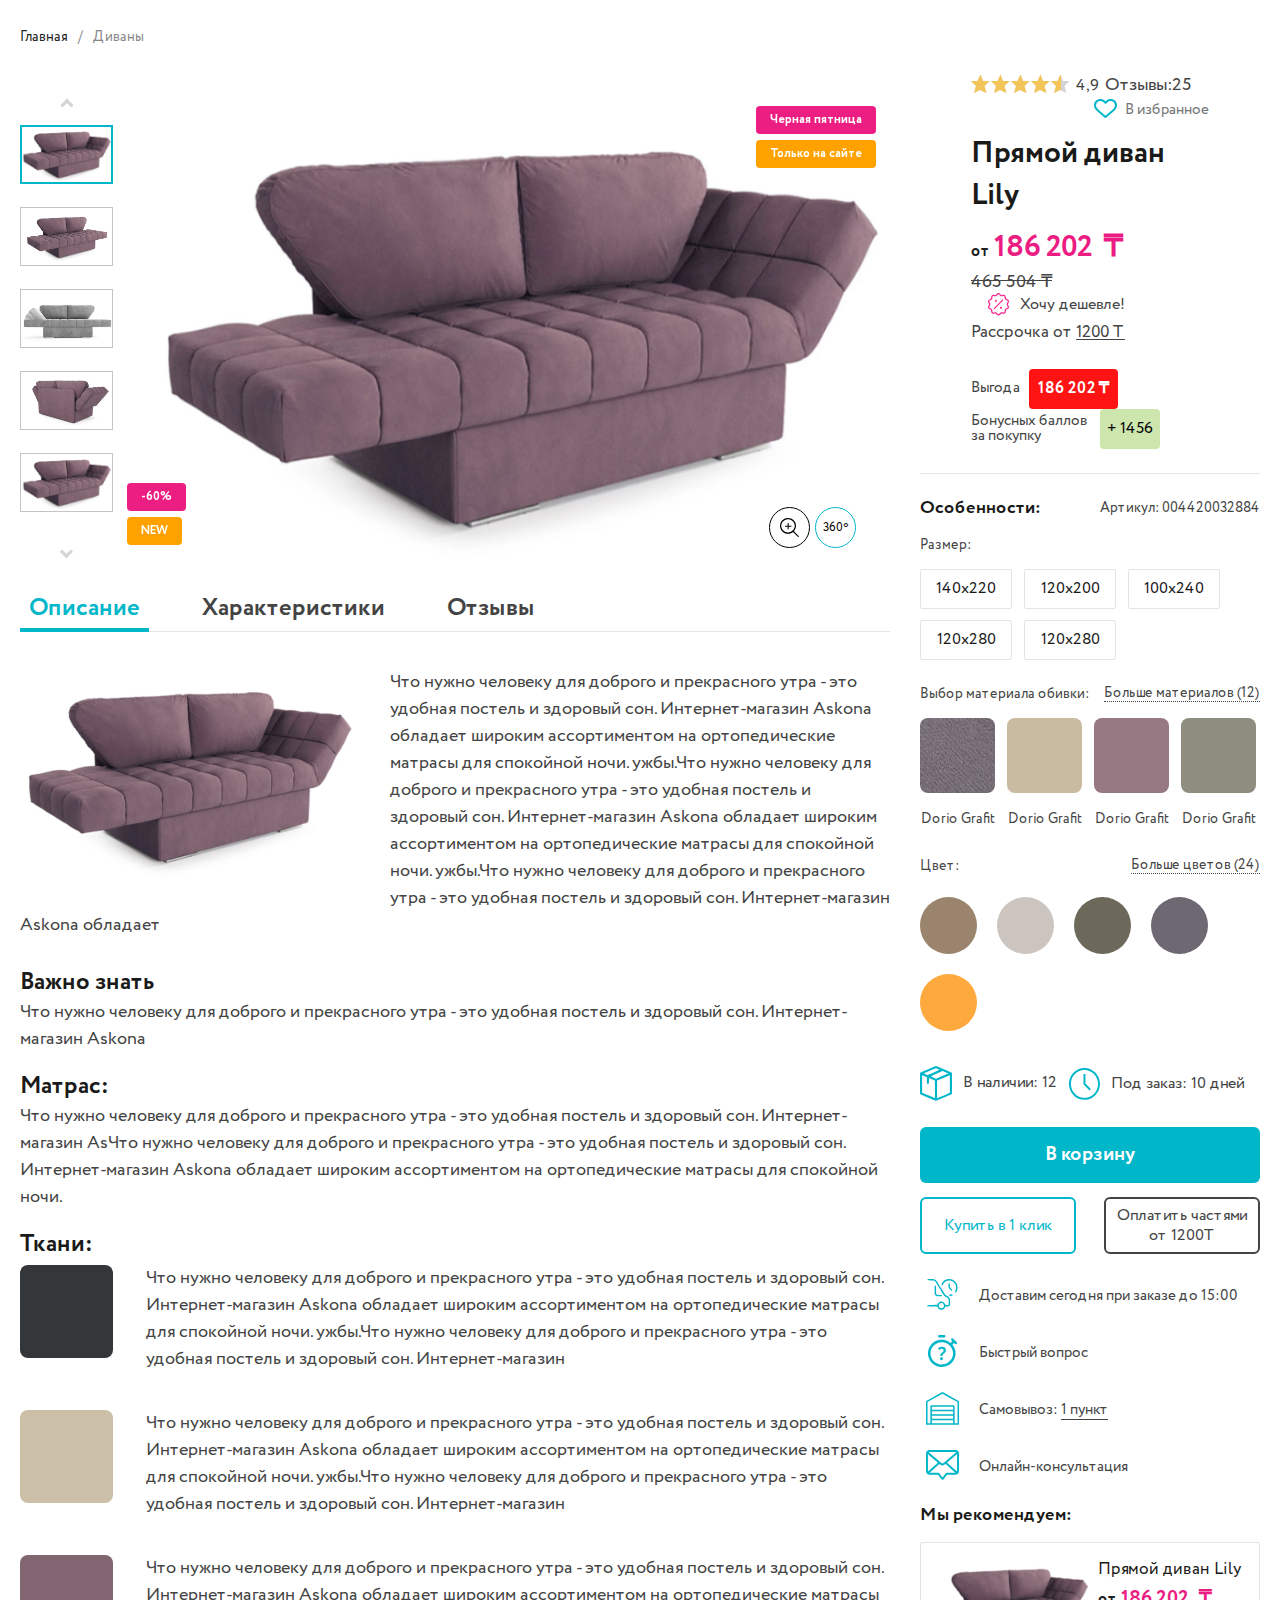
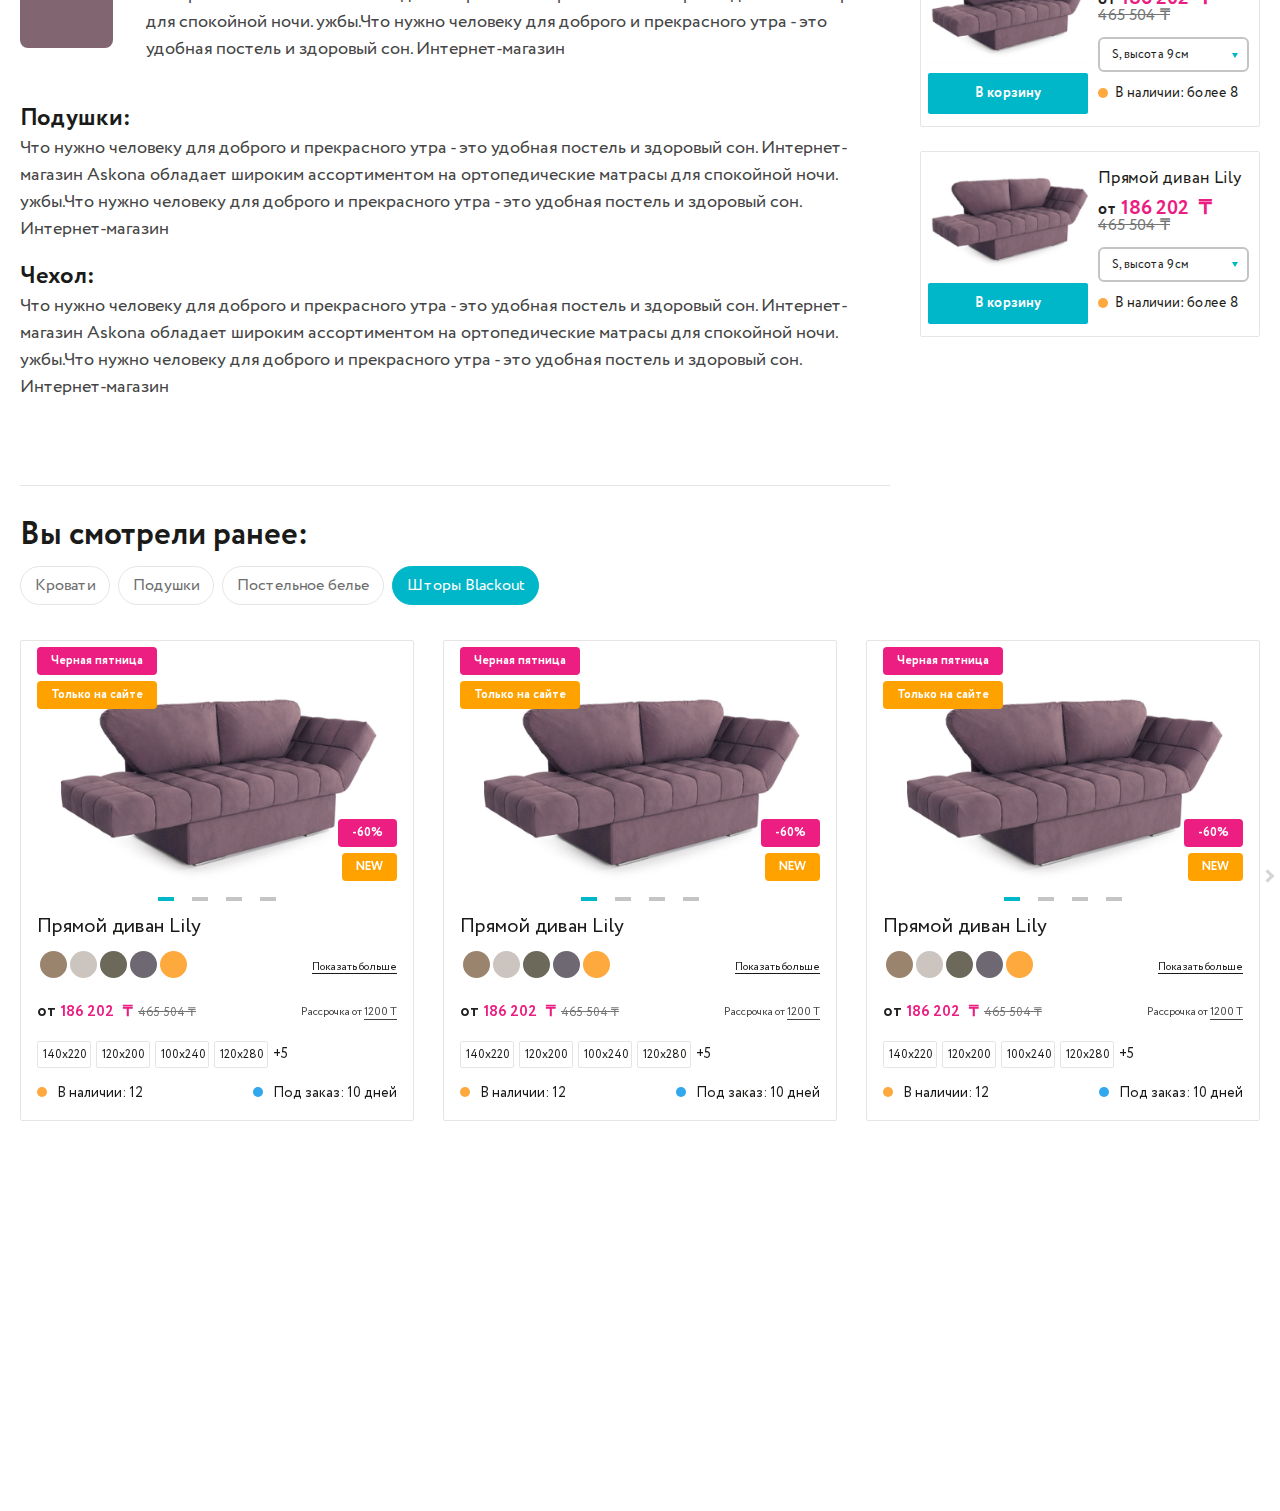
<file: index.html>
<!DOCTYPE html>
<html lang="ru">
  <head>
    <meta charset="utf-8">
    <title>Title your site</title>
    <meta content="width=device-width, initial-scale=1" name="viewport">
    <meta content="ie=edge" http-equiv="x-ua-compatible">
    <link rel="shortcut icon" href="/img/favicon.ico" type="image/x-icon">
    <link rel="stylesheet" href="css/splide.min.css">
    <link rel="stylesheet" href="css/tom-select.css">
    <link rel="stylesheet" href="css/nouislider.css">
    <link rel="stylesheet" href="css/simplebar.css">
    <link rel="stylesheet" href="css/new-style.css">
    <link rel="stylesheet" href="css/text-page.css">
    <link rel="stylesheet" href="css/main.css">
  </head>
  <body>
    <div id="overlay"></div>
    <main id="main">
      <div class="main-container" style="padding-top: 27px;">
        <div class="breadcrumbs"> 
          <ul class="breadcrumbs-list"> 
            <li class="breadcrumbs-list__item"> <a class="breadcrumbs-list__link" href="">Главная</a></li>
            <li class="breadcrumbs-list__item">Диваны</li>
          </ul><a class="breadcrumbs__btn-mobile" href="#"> 
            <svg class="icon icon--angle-left">
              <use href="img/sprite.svg#angle-left"></use>
            </svg>Диваны</a>
        </div>
        <div class="aside"> 
          <div class="aside__body">
            <div class="product-info--mobile">
              <h2 class="product-name">Прямой диван Lily</h2>
              <div class="product-info__head"> 
                <div class="rating"> 
                  <ul class="rating-stars">
                    <li class="rating-stars__item">
                      <svg class="icon icon--star">
                        <use href="img/sprite.svg#star"></use>
                      </svg>
                      <div class="rating-stars__item-active">
                        <svg class="icon icon--star">
                          <use href="img/sprite.svg#star"></use>
                        </svg>
                      </div>
                    </li>
                    <li class="rating-stars__item">
                      <svg class="icon icon--star">
                        <use href="img/sprite.svg#star"></use>
                      </svg>
                      <div class="rating-stars__item-active">
                        <svg class="icon icon--star">
                          <use href="img/sprite.svg#star"></use>
                        </svg>
                      </div>
                    </li>
                    <li class="rating-stars__item">
                      <svg class="icon icon--star">
                        <use href="img/sprite.svg#star"></use>
                      </svg>
                      <div class="rating-stars__item-active">
                        <svg class="icon icon--star">
                          <use href="img/sprite.svg#star"></use>
                        </svg>
                      </div>
                    </li>
                    <li class="rating-stars__item">
                      <svg class="icon icon--star">
                        <use href="img/sprite.svg#star"></use>
                      </svg>
                      <div class="rating-stars__item-active">
                        <svg class="icon icon--star">
                          <use href="img/sprite.svg#star"></use>
                        </svg>
                      </div>
                    </li>
                    <li class="rating-stars__item">
                      <svg class="icon icon--star">
                        <use href="img/sprite.svg#star"></use>
                      </svg>
                      <div class="rating-stars__item-active" style="width: 50%">
                        <svg class="icon icon--star">
                          <use href="img/sprite.svg#star"></use>
                        </svg>
                      </div>
                    </li>
                  </ul>
                  <div class="rating__number">4,9</div>
                </div><a class="product-whish-btn" href="#">
                  <svg class="icon icon--heart">
                    <use href="img/sprite.svg#heart"></use>
                  </svg><span class="product-whish-btn__text">В избранное</span></a>
              </div>
            </div>
            <div class="product-slider-container">
              <div class="product-thumbs-slider">
                <div class="splide__arrows">
                  <button class="splide__arrow splide__arrow--prev">
                    <svg class="icon icon--angle-down">
                      <use href="img/sprite.svg#angle-down"></use>
                    </svg>
                  </button>
                  <button class="splide__arrow splide__arrow--next">
                    <svg class="icon icon--angle-down">
                      <use href="img/sprite.svg#angle-down"></use>
                    </svg>
                  </button>
                </div>
                <div class="splide__track">
                  <div class="splide__list">
                    <div class="splide__slide"><img class="product-thumbs-slider__img" src="img/product-slider-1.jpg" alt=""></div>
                    <div class="splide__slide"><img class="product-thumbs-slider__img" src="img/product-slider-2.webp" alt=""></div>
                    <div class="splide__slide"><img class="product-thumbs-slider__img" src="img/product-slider-3.webp" alt=""></div>
                    <div class="splide__slide"><img class="product-thumbs-slider__img" src="img/product-slider-4.webp" alt=""></div>
                    <div class="splide__slide"><img class="product-thumbs-slider__img" src="img/product-slider-1.jpg" alt=""></div>
                    <div class="splide__slide"><img class="product-thumbs-slider__img" src="img/product-slider-1.jpg" alt=""></div>
                    <div class="splide__slide"><img class="product-thumbs-slider__img" src="img/product-slider-1.jpg" alt=""></div>
                  </div>
                </div>
              </div>
              <div class="product-slider">
                <div class="product-slider__badge product-slider__badge-left product-slider__badge-bottom">
                  <div class="badge badge--rose">-60%</div>
                  <div class="badge badge--yellow">NEW</div>
                </div>
                <div class="product-slider__badge product-slider__badge-right product-slider__badge-top">
                  <div class="badge badge--rose">Черная пятница</div>
                  <div class="badge badge--yellow">Только на сайте</div>
                </div>
                <div class="product-slider__buttons"> <a class="product-slider__btn modal-btn-zoom" href="zoom">
                    <svg class="icon icon--zoom-plus">
                      <use href="img/sprite.svg#zoom-plus"></use>
                    </svg></a><a class="product-slider__btn product-slider__btn--blue" href="#">360&ordm;</a></div>
                <div class="splide__track">
                  <div class="splide__list">
                    <div class="splide__slide">
                      <div class="product-slider__inner"> <img class="product-slider__img" src="img/product-slider-1.jpg" alt=""></div>
                    </div>
                    <div class="splide__slide">
                      <div class="product-slider__inner"> <img class="product-slider__img" src="img/product-slider-2.webp" alt=""></div>
                    </div>
                    <div class="splide__slide">
                      <div class="product-slider__inner"> <img class="product-slider__img" src="img/product-slider-3.webp" alt=""></div>
                    </div>
                    <div class="splide__slide">
                      <div class="product-slider__inner"> <img class="product-slider__img" src="img/product-slider-4.webp" alt=""></div>
                    </div>
                    <div class="splide__slide">
                      <div class="product-slider__inner"> <img class="product-slider__img" src="img/product-slider-1.jpg" alt=""></div>
                    </div>
                    <div class="splide__slide">
                      <div class="product-slider__inner"> <img class="product-slider__img" src="img/product-slider-1.jpg" alt=""></div>
                    </div>
                    <div class="splide__slide">
                      <div class="product-slider__inner"> <img class="product-slider__img" src="img/product-slider-1.jpg" alt=""></div>
                    </div>
                  </div>
                </div>
              </div>
            </div>
          </div>
          <div class="aside__right">
            <div class="product-info"> 
              <div class="product-info__head"> 
                <div class="rating"> 
                  <ul class="rating-stars">
                    <li class="rating-stars__item">
                      <svg class="icon icon--star">
                        <use href="img/sprite.svg#star"></use>
                      </svg>
                      <div class="rating-stars__item-active">
                        <svg class="icon icon--star">
                          <use href="img/sprite.svg#star"></use>
                        </svg>
                      </div>
                    </li>
                    <li class="rating-stars__item">
                      <svg class="icon icon--star">
                        <use href="img/sprite.svg#star"></use>
                      </svg>
                      <div class="rating-stars__item-active">
                        <svg class="icon icon--star">
                          <use href="img/sprite.svg#star"></use>
                        </svg>
                      </div>
                    </li>
                    <li class="rating-stars__item">
                      <svg class="icon icon--star">
                        <use href="img/sprite.svg#star"></use>
                      </svg>
                      <div class="rating-stars__item-active">
                        <svg class="icon icon--star">
                          <use href="img/sprite.svg#star"></use>
                        </svg>
                      </div>
                    </li>
                    <li class="rating-stars__item">
                      <svg class="icon icon--star">
                        <use href="img/sprite.svg#star"></use>
                      </svg>
                      <div class="rating-stars__item-active">
                        <svg class="icon icon--star">
                          <use href="img/sprite.svg#star"></use>
                        </svg>
                      </div>
                    </li>
                    <li class="rating-stars__item">
                      <svg class="icon icon--star">
                        <use href="img/sprite.svg#star"></use>
                      </svg>
                      <div class="rating-stars__item-active" style="width: 50%">
                        <svg class="icon icon--star">
                          <use href="img/sprite.svg#star"></use>
                        </svg>
                      </div>
                    </li>
                  </ul>
                  <div class="rating__number">4,9</div>
                </div>
                <div class="product-reviwes">Отзывы:25</div><a class="product-whish-btn" href="#">
                  <svg class="icon icon--heart">
                    <use href="img/sprite.svg#heart"></use>
                  </svg><span class="product-whish-btn__text">В избранное</span></a>
              </div>
              <h2 class="product-name">Прямой диван Lily</h2>
              <div class="price-row"> 
                <div class="price"> 
                  <div class="price__number"> <span class="price__label">от</span>186 202 <span class="price__number-currency">&#8376;</span></div>
                  <div class="price__old">465 504 &#8376;</div>
                </div>
                <div class="price-row__right"><a class="discount-btn" href="#">
                    <svg class="icon icon--discount">
                      <use href="img/sprite.svg#discount"></use>
                    </svg>Хочу дешевле! </a>
                  <div class="installments">Рассрочка от <a class="installments__link" href="#">1200 Т</a></div>
                </div>
              </div>
              <div class="product-info__row"> 
                <div class="profit"> 
                  <div class="profit__text">Выгода</div>
                  <div class="profit__number profit__number--red">186 202 &#8376;</div>
                </div>
                <div class="profit"> 
                  <div class="profit__text">Бонусных баллов за покупку</div>
                  <div class="profit__number profit__number--green">+ 1456</div>
                </div>
              </div>
            </div>
            <div class="product-row"> 
              <h4 class="title-sm">Особенности:</h4>
              <div class="artile">Артикул: <span>004420032884</span></div>
            </div>
            <div class="product-filter">
              <div class="product-filter__head">Размер:</div>
              <div class="product-filter__body radio-list">
                <div class="radio-list__item">
                  <div class="size-checkbox">
                    <input class="size-checkbox__input" type="radio" name="size-1" id="size-1-1">
                    <label class="size-checkbox__label" for="size-1-1">140х220</label>
                  </div>
                </div>
                <div class="radio-list__item">
                  <div class="size-checkbox">
                    <input class="size-checkbox__input" type="radio" name="size-1" id="size-1-2">
                    <label class="size-checkbox__label" for="size-1-2">120х200</label>
                  </div>
                </div>
                <div class="radio-list__item">
                  <div class="size-checkbox">
                    <input class="size-checkbox__input" type="radio" name="size-1" id="size-1-3">
                    <label class="size-checkbox__label" for="size-1-3">100х240</label>
                  </div>
                </div>
                <div class="radio-list__item">
                  <div class="size-checkbox">
                    <input class="size-checkbox__input" type="radio" name="size-1" id="size-1-4">
                    <label class="size-checkbox__label" for="size-1-4">120х280</label>
                  </div>
                </div>
                <div class="radio-list__item">
                  <div class="size-checkbox">
                    <input class="size-checkbox__input" type="radio" name="size-1" id="size-1-5">
                    <label class="size-checkbox__label" for="size-1-5">120х280</label>
                  </div>
                </div>
              </div>
            </div>
            <div class="product-filter product-filter--material">
              <div class="product-filter__head">Выбор материала обивки:<a class="link-filter-more modal-btn" href="material">Больше материалов (12) </a></div>
              <div class="product-filter__body radio-list">
                <div class="radio-list__item">
                  <div class="material-checkbox">
                    <input class="material-checkbox__input" type="radio" name="material" id="material-1-1">
                    <label class="material-checkbox__label" for="material-1-1"><span class="material-color material--outer-space"><img src="img/material.jpg" alt=""></span><span class="material-name">Dorio Grafit</span></label>
                  </div>
                </div>
                <div class="radio-list__item">
                  <div class="material-checkbox">
                    <input class="material-checkbox__input" type="radio" name="material" id="material-1-2">
                    <label class="material-checkbox__label" for="material-1-2"><span class="material-color material--coral-reef"></span><span class="material-name">Dorio Grafit</span></label>
                  </div>
                </div>
                <div class="radio-list__item">
                  <div class="material-checkbox">
                    <input class="material-checkbox__input" type="radio" name="material" id="material-1-3">
                    <label class="material-checkbox__label" for="material-1-3"><span class="material-color material--bazaar"></span><span class="material-name">Dorio Grafit</span></label>
                  </div>
                </div>
                <div class="radio-list__item">
                  <div class="material-checkbox">
                    <input class="material-checkbox__input" type="radio" name="material" id="material-1-4">
                    <label class="material-checkbox__label" for="material-1-4"><span class="material-color material--granite-green"></span><span class="material-name">Dorio Grafit</span></label>
                  </div>
                </div>
              </div>
            </div>
            <div class="product-filter">
              <div class="product-filter__head">Цвет:<a class="link-filter-more" href="#">Больше цветов (24) </a></div>
              <div class="product-filter__body color-list">
                <div class="color-list__item">
                  <div class="color-checkbox">
                    <input class="color-checkbox__input" type="radio" name="color" id="color-1-1">
                    <label class="color-checkbox__label" for="color-1-1" style="background: #9A846D;"></label>
                  </div>
                </div>
                <div class="color-list__item">
                  <div class="color-checkbox">
                    <input class="color-checkbox__input" type="radio" name="color" id="color-1-2">
                    <label class="color-checkbox__label" for="color-1-2" style="background: #CCC5BF;"></label>
                  </div>
                </div>
                <div class="color-list__item">
                  <div class="color-checkbox">
                    <input class="color-checkbox__input" type="radio" name="color" id="color-1-3">
                    <label class="color-checkbox__label" for="color-1-3" style="background: #6C695A;"></label>
                  </div>
                </div>
                <div class="color-list__item">
                  <div class="color-checkbox">
                    <input class="color-checkbox__input" type="radio" name="color" id="color-1-4">
                    <label class="color-checkbox__label" for="color-1-4" style="background: #6E6872;"></label>
                  </div>
                </div>
                <div class="color-list__item">
                  <div class="color-checkbox">
                    <input class="color-checkbox__input" type="radio" name="color" id="color-1-5">
                    <label class="color-checkbox__label" for="color-1-5" style="background: #FEA93E;"></label>
                  </div>
                </div>
              </div>
            </div>
            <div class="product-availability">
              <div class="product-availability__item">
                <svg class="icon icon--box">
                  <use href="img/sprite.svg#box"></use>
                </svg>В наличии: 12
              </div>
              <div class="product-availability__item">
                <svg class="icon icon--clock">
                  <use href="img/sprite.svg#clock"></use>
                </svg>Под заказ: 10 дней
              </div>
            </div><a class="btn btn-primary btn-full btn-product" href="#">В корзину </a>
            <div class="product-buttons"> 
              <div class="product-buttons__col"><a class="btn-border btn-border-lg btn-border--blue btn-full" href="#">Купить в 1 клик</a></div>
              <div class="product-buttons__col"><a class="btn-border btn-border-lg btn-border--black btn-full" href="#">Оплатить частями от 1200Т</a></div>
            </div>
            <ul class="product-offer"> 
              <li class="product-offer__item"> 
                <svg class="icon icon--car">
                  <use href="img/sprite.svg#car"></use>
                </svg>Доставим сегодня при заказе до 15:00
              </li>
              <li class="product-offer__item"> 
                <svg class="icon icon--timer">
                  <use href="img/sprite.svg#timer"></use>
                </svg>Быстрый вопрос
              </li>
              <li class="product-offer__item"> 
                <svg class="icon icon--garage">
                  <use href="img/sprite.svg#garage"></use>
                </svg>Самовывоз: <a class="product-offer__link" href="#">1 пункт</a>
              </li>
              <li class="product-offer__item"> 
                <svg class="icon icon--message">
                  <use href="img/sprite.svg#message"></use>
                </svg>Онлайн-консультация
              </li>
            </ul>
            <div class="recommend-block">
              <h4 class="title-sm">Мы рекомендуем:</h4>
              <div class="recommend">
                <div class="recommend__left"> <a class="recommend__img" href="#"><img src="img/recomend.jpg" alt=""></a><a class="btn btn-primary btn-sm btn-full" href="#">В корзину </a></div>
                <div class="recommend__right">
                  <div class="recommend__body"><a class="recommend__name" href="#">Прямой диван Lily</a>
                    <div class="price price-sm"> 
                      <div class="price__number"> <span class="price__label">от</span>186 202 <span class="price__number-currency">&#8376;</span></div>
                      <div class="price__old">465 504 &#8376;</div>
                    </div>
                    <div class="form-control-select">
                      <select class="select">
                        <option value="1">S, высота 9см</option>
                        <option value="2">M, высота 9см</option>
                        <option value="3">L, высота 9см</option>
                        <option value="4">XL, высота 9см</option>
                      </select>
                    </div>
                  </div>
                  <div class="recommend__availability">
                    <div class="availability-ico"></div>В наличии: более 8
                  </div>
                </div>
              </div>
              <div class="recommend">
                <div class="recommend__left"> <a class="recommend__img" href="#"><img src="img/recomend.jpg" alt=""></a><a class="btn btn-primary btn-sm btn-full" href="#">В корзину </a></div>
                <div class="recommend__right">
                  <div class="recommend__body"><a class="recommend__name" href="#">Прямой диван Lily</a>
                    <div class="price price-sm"> 
                      <div class="price__number"> <span class="price__label">от</span>186 202 <span class="price__number-currency">&#8376;</span></div>
                      <div class="price__old">465 504 &#8376;</div>
                    </div>
                    <div class="form-control-select">
                      <select class="select">
                        <option value="1">S, высота 9см</option>
                        <option value="2">M, высота 9см</option>
                        <option value="3">L, высота 9см</option>
                        <option value="4">XL, высота 9см</option>
                      </select>
                    </div>
                  </div>
                  <div class="recommend__availability">
                    <div class="availability-ico"></div>В наличии: более 8
                  </div>
                </div>
              </div>
            </div>
          </div>
          <div class="aside__info">
            <div class="tab-nav" data-simplebar data-simplebar-auto-hide="false"> 
              <ul class="tab-list">
                <li class="tab-list__item"> <a class="tab-list__link is-active tab-btn" href="#" data-tab="tab-1">Описание</a></li>
                <li class="tab-list__item"> <a class="tab-list__link tab-btn" href="#" data-tab="tab-2">Характеристики</a></li>
                <li class="tab-list__item"> <a class="tab-list__link tab-btn" href="#" data-tab="tab-3">Отзывы</a></li>
              </ul>
            </div>
            <div class="tab-pane is-active" data-tab-content="tab-1">
              <div class="product-about-container">
                <div class="product-about"> 
                  <div class="product-about__img"> <img src="img/product-slider-1.jpg" alt=""></div>
                  <div class="product-about__text"> 
                    <p>Что нужно человеку для доброго и прекрасного утра - это удобная постель и здоровый сон. Интернет-магазин Askona обладает широким ассортиментом на ортопедические матрасы для спокойной ночи. ужбы.Что нужно человеку для доброго и прекрасного утра - это удобная постель и здоровый сон. Интернет-магазин Askona обладает широким ассортиментом на ортопедические матрасы для спокойной ночи. ужбы.Что нужно человеку для доброго и прекрасного утра - это удобная постель и здоровый сон. Интернет-магазин Askona обладает</p>
                  </div>
                </div>
                <h4 class="title-sm">Важно знать</h4>
                <p>Что нужно человеку для доброго и прекрасного утра - это удобная постель и здоровый сон. Интернет-магазин Askona </p>
                <h4 class="title-sm">Матрас:</h4>
                <p>Что нужно человеку для доброго и прекрасного утра - это удобная постель и здоровый сон. Интернет-магазин AsЧто нужно человеку для доброго и прекрасного утра - это удобная постель и здоровый сон. Интернет-магазин Askona обладает широким ассортиментом на ортопедические матрасы для спокойной ночи.</p>
                <h4 class="title-sm">Ткани:</h4>
                <div class="material-about"> 
                  <div class="material-about__item"> 
                    <div class="material-about__color" style="background: #33373A;"></div>
                    <div class="material-about__text">
                      <p>Что нужно человеку для доброго и прекрасного утра - это удобная постель и здоровый сон. Интернет-магазин Askona обладает широким ассортиментом на ортопедические матрасы для спокойной ночи. ужбы.Что нужно человеку для доброго и прекрасного утра - это удобная постель и здоровый сон. Интернет-магазин  </p>
                    </div>
                  </div>
                  <div class="material-about__item"> 
                    <div class="material-about__color" style="background: #CBBFA7;"></div>
                    <div class="material-about__text">
                      <p>Что нужно человеку для доброго и прекрасного утра - это удобная постель и здоровый сон. Интернет-магазин Askona обладает широким ассортиментом на ортопедические матрасы для спокойной ночи. ужбы.Что нужно человеку для доброго и прекрасного утра - это удобная постель и здоровый сон. Интернет-магазин  </p>
                    </div>
                  </div>
                  <div class="material-about__item"> 
                    <div class="material-about__color" style="background: #816672;"></div>
                    <div class="material-about__text">
                      <p>Что нужно человеку для доброго и прекрасного утра - это удобная постель и здоровый сон. Интернет-магазин Askona обладает широким ассортиментом на ортопедические матрасы для спокойной ночи. ужбы.Что нужно человеку для доброго и прекрасного утра - это удобная постель и здоровый сон. Интернет-магазин </p>
                    </div>
                  </div>
                </div>
                <h4 class="title-sm">Подушки:</h4>
                <p>Что нужно человеку для доброго и прекрасного утра - это удобная постель и здоровый сон. Интернет-магазин Askona обладает широким ассортиментом на ортопедические матрасы для спокойной ночи. ужбы.Что нужно человеку для доброго и прекрасного утра - это удобная постель и здоровый сон. Интернет-магазин </p>
                <h4 class="title-sm">Чехол:</h4>
                <p>Что нужно человеку для доброго и прекрасного утра - это удобная постель и здоровый сон. Интернет-магазин Askona обладает широким ассортиментом на ортопедические матрасы для спокойной ночи. ужбы.Что нужно человеку для доброго и прекрасного утра - это удобная постель и здоровый сон. Интернет-магазин </p>
              </div>
            </div>
            <div class="tab-pane" data-tab-content="tab-2">
              <div class="characteristics">
                <div class="characteristics__col"> 
                  <div class="characteristics__row"> 
                    <div class="characteristics__name">Бельевой короб </div>
                    <div class="characteristics__status">Да</div>
                  </div>
                  <div class="characteristics__row"> 
                    <div class="characteristics__name">Бренд </div>
                    <div class="characteristics__status">Askona</div>
                  </div>
                  <div class="characteristics__row"> 
                    <div class="characteristics__name">Страна производитель </div>
                    <div class="characteristics__status">Россия</div>
                  </div>
                  <div class="characteristics__row"> 
                    <div class="characteristics__name">Глубина посадки </div>
                    <div class="characteristics__status">60 см.</div>
                  </div>
                  <div class="characteristics__row"> 
                    <div class="characteristics__name">Макс. нагрузка, кг </div>
                    <div class="characteristics__status">до 80 кг.</div>
                  </div>
                </div>
                <div class="characteristics__col"> 
                  <div class="characteristics__row"> 
                    <div class="characteristics__name">Бельевой короб </div>
                    <div class="characteristics__status">Да</div>
                  </div>
                  <div class="characteristics__row"> 
                    <div class="characteristics__name">Бренд </div>
                    <div class="characteristics__status">Askona</div>
                  </div>
                  <div class="characteristics__row"> 
                    <div class="characteristics__name">Страна производитель </div>
                    <div class="characteristics__status">Россия</div>
                  </div>
                  <div class="characteristics__row"> 
                    <div class="characteristics__name">Глубина посадки </div>
                    <div class="characteristics__status">60 см.</div>
                  </div>
                  <div class="characteristics__row"> 
                    <div class="characteristics__name">Макс. нагрузка, кг </div>
                    <div class="characteristics__status">до 80 кг.</div>
                  </div>
                </div>
              </div>
              <h4 class="title-sm">Инструкции</h4><a class="link-download" href="#"> 
                <svg class="icon icon--download">
                  <use href="img/sprite.svg#download"></use>
                </svg>Скачать инструкцию по сборке</a>
            </div>
            <div class="tab-pane" data-tab-content="tab-3">
              <div class="reviwes-container">
                <div class="rating rating-lg">
                  <ul class="rating-stars">
                    <li class="rating-stars__item">
                      <svg class="icon icon--star">
                        <use href="img/sprite.svg#star"></use>
                      </svg>
                      <div class="rating-stars__item-active">
                        <svg class="icon icon--star">
                          <use href="img/sprite.svg#star"></use>
                        </svg>
                      </div>
                    </li>
                    <li class="rating-stars__item">
                      <svg class="icon icon--star">
                        <use href="img/sprite.svg#star"></use>
                      </svg>
                      <div class="rating-stars__item-active">
                        <svg class="icon icon--star">
                          <use href="img/sprite.svg#star"></use>
                        </svg>
                      </div>
                    </li>
                    <li class="rating-stars__item">
                      <svg class="icon icon--star">
                        <use href="img/sprite.svg#star"></use>
                      </svg>
                      <div class="rating-stars__item-active">
                        <svg class="icon icon--star">
                          <use href="img/sprite.svg#star"></use>
                        </svg>
                      </div>
                    </li>
                    <li class="rating-stars__item">
                      <svg class="icon icon--star">
                        <use href="img/sprite.svg#star"></use>
                      </svg>
                      <div class="rating-stars__item-active">
                        <svg class="icon icon--star">
                          <use href="img/sprite.svg#star"></use>
                        </svg>
                      </div>
                    </li>
                    <li class="rating-stars__item">
                      <svg class="icon icon--star">
                        <use href="img/sprite.svg#star"></use>
                      </svg>
                      <div class="rating-stars__item-active" style="width: 50%">
                        <svg class="icon icon--star">
                          <use href="img/sprite.svg#star"></use>
                        </svg>
                      </div>
                    </li>
                  </ul>
                  <div class="rating__number">4,9</div>
                </div>
                <h4 class="title-sm">Фотографии покупателей</h4>
                <div class="reviwes-slider-container">
                  <div class="reviwes-slider splide">
                    <div class="splide__arrows">
                      <button class="splide__arrow splide__arrow--prev">
                        <svg class="icon icon--angle-down">
                          <use href="img/sprite.svg#angle-down"></use>
                        </svg>
                      </button>
                      <button class="splide__arrow splide__arrow--next">
                        <svg class="icon icon--angle-down">
                          <use href="img/sprite.svg#angle-down"></use>
                        </svg>
                      </button>
                    </div>
                    <div class="splide__track">
                      <div class="splide__list">
                        <div class="splide__slide"><a class="reviwes-slider__link" href="#"><img src="img/reviwes-img.jpg" alt=""></a></div>
                        <div class="splide__slide"><a class="reviwes-slider__link" href="#"><img src="img/reviwes-img.jpg" alt=""></a></div>
                        <div class="splide__slide"><a class="reviwes-slider__link" href="#"><img src="img/reviwes-img.jpg" alt=""></a></div>
                        <div class="splide__slide"><a class="reviwes-slider__link" href="#"><img src="img/reviwes-img.jpg" alt=""></a></div>
                        <div class="splide__slide"><a class="reviwes-slider__link" href="#"><img src="img/reviwes-img.jpg" alt=""></a></div>
                        <div class="splide__slide"><a class="reviwes-slider__link" href="#"><img src="img/reviwes-img.jpg" alt=""></a></div>
                        <div class="splide__slide"><a class="reviwes-slider__link" href="#"><img src="img/reviwes-img.jpg" alt=""></a></div>
                      </div>
                    </div>
                  </div>
                </div>
                <div class="reviwe-form"> 
                  <h4 class="title-sm">Ваш отзыв</h4>
                  <div class="reviwe-form__row"> 
                    <div class="reviwe-form__col"> 
                      <div class="form-control"> 
                        <input class="form-control__input" type="text" placeholder="Как к вам обращаться?">
                      </div>
                    </div>
                    <div class="reviwe-form__col"> 
                      <div class="form-control"> 
                        <input class="form-control__input" type="text" placeholder="Введите e-mail">
                      </div>
                    </div>
                  </div>
                  <div class="estimate-block">
                    <ul class="estimate">
                      <li class="estimate__star">
                        <svg class="icon icon--star">
                          <use href="img/sprite.svg#star"></use>
                        </svg>
                      </li>
                      <li class="estimate__star">
                        <svg class="icon icon--star">
                          <use href="img/sprite.svg#star"></use>
                        </svg>
                      </li>
                      <li class="estimate__star">
                        <svg class="icon icon--star">
                          <use href="img/sprite.svg#star"></use>
                        </svg>
                      </li>
                      <li class="estimate__star">
                        <svg class="icon icon--star">
                          <use href="img/sprite.svg#star"></use>
                        </svg>
                      </li>
                      <li class="estimate__star">
                        <svg class="icon icon--star">
                          <use href="img/sprite.svg#star"></use>
                        </svg>
                      </li>
                    </ul>Укажите рейтинг
                  </div>
                  <div class="form-control"> 
                    <textarea class="form-control__textarea" cols="30" rows="10" placeholder="Отзыв"></textarea>
                  </div>
                  <div class="reviwe-form__row"> 
                    <div class="reviwe-form__col">
                      <div class="reviwe-file">
                        <input class="reviwe-file__input" type="file" id="file-reviwe-1">
                        <label class="reviwe-file__label" for="file-reviwe-1"><span class="reviwe-file__label-icon">
                            <svg class="icon icon--file">
                              <use href="img/sprite.svg#file"></use>
                            </svg></span><span class="reviwe-file__label-text">Перетащите сюда или <span class="reviwe-file__label-text-u">загрузите файлы </span>doc, .docx, .rtf, .pdf, .odt, .jpg, .png менее 8 mb</span></label>
                      </div>
                    </div>
                    <div class="reviwe-form__col">
                      <div class="rules">
                        <div class="rules__icon">
                          <svg class="icon icon--exclamation">
                            <use href="img/sprite.svg#exclamation"> </use>
                          </svg>
                        </div>
                        <div class="rules__text">
                           Все отзывы публикуются после проверки модератором. Мы не публикуем отзывы, не соответствующие <a class="rules__link" href="#"> правилам публикации пользовательсного контента.</a></div>
                      </div>
                    </div>
                  </div><a class="btn btn-primary" href="#">Оставить отзыв</a>
                </div>
              </div>
              <div class="reviwe"> 
                <div class="reviwe__head">
                  <div class="reviwe__head-left">
                    <div class="reviwe__name">Анна</div>
                    <div class="rating">
                      <ul class="rating-stars">
                        <li class="rating-stars__item">
                          <svg class="icon icon--star">
                            <use href="img/sprite.svg#star"></use>
                          </svg>
                          <div class="rating-stars__item-active">
                            <svg class="icon icon--star">
                              <use href="img/sprite.svg#star"></use>
                            </svg>
                          </div>
                        </li>
                        <li class="rating-stars__item">
                          <svg class="icon icon--star">
                            <use href="img/sprite.svg#star"></use>
                          </svg>
                          <div class="rating-stars__item-active">
                            <svg class="icon icon--star">
                              <use href="img/sprite.svg#star"></use>
                            </svg>
                          </div>
                        </li>
                        <li class="rating-stars__item">
                          <svg class="icon icon--star">
                            <use href="img/sprite.svg#star"></use>
                          </svg>
                          <div class="rating-stars__item-active">
                            <svg class="icon icon--star">
                              <use href="img/sprite.svg#star"></use>
                            </svg>
                          </div>
                        </li>
                        <li class="rating-stars__item">
                          <svg class="icon icon--star">
                            <use href="img/sprite.svg#star"></use>
                          </svg>
                          <div class="rating-stars__item-active">
                            <svg class="icon icon--star">
                              <use href="img/sprite.svg#star"></use>
                            </svg>
                          </div>
                        </li>
                        <li class="rating-stars__item">
                          <svg class="icon icon--star">
                            <use href="img/sprite.svg#star"></use>
                          </svg>
                          <div class="rating-stars__item-active" style="width: 50%">
                            <svg class="icon icon--star">
                              <use href="img/sprite.svg#star"></use>
                            </svg>
                          </div>
                        </li>
                      </ul>
                      <div class="rating__date">18 декабря 2020</div>
                    </div>
                  </div>
                  <div class="btn btn-primary btn-sm">Полезный отзыв</div>
                </div>
                <div class="reviwe__text"> 
                  <p>Что нужно человеку для доброго и прекрасного утра - это удобная постель и здоровый сон. Интернет-магазин Askona обладает широким ассортиментом на ортопедические матрасы для спокойной ночи. ужбы.Что нужно человеку для доброго и прекрасного утра - это удобная постель и здоровый сон. </p>
                </div>
                <div class="reviwe__img"><a class="reviwe__img-item" href="#"><img src="img/reviwes-img.jpg" alt=""></a><a class="reviwe__img-item" href="#"><img src="img/reviwes-img.jpg" alt=""></a><a class="reviwe__img-item" href="#"><img src="img/reviwes-img.jpg" alt=""></a></div>
                <div class="reviwe__bottom"> 
                  <div class="reviwe__question"> 
                    <div class="reviwe__question-opened">Ваш отзыв</div>
                    <div class="reviwe__question-closet">Полезный отзыв?</div>
                  </div><a class="reviwe__like is-active" href="#">
                    <svg class="icon icon--like">
                      <use href="img/sprite.svg#like"></use>
                    </svg></a>
                  <div class="reviwe__like-counter">1</div><a class="reviwe__dropdown-btn" href="#"> <span class="reviwe__dropdown-open">Ответить</span><span class="reviwe__dropdown-close">Свернуть</span></a>
                  <div class="reviwe__dropdown"> 
                    <div class="reviwe-form"> 
                      <div class="reviwe-form__row"> 
                        <div class="reviwe-form__col"> 
                          <div class="form-control"> 
                            <input class="form-control__input" type="text" placeholder="Как к вам обращаться?">
                          </div>
                        </div>
                        <div class="reviwe-form__col"> 
                          <div class="form-control"> 
                            <input class="form-control__input" type="text" placeholder="Введите e-mail">
                          </div>
                        </div>
                      </div>
                      <div class="estimate-block">
                        <ul class="estimate">
                          <li class="estimate__star">
                            <svg class="icon icon--star">
                              <use href="img/sprite.svg#star"></use>
                            </svg>
                          </li>
                          <li class="estimate__star">
                            <svg class="icon icon--star">
                              <use href="img/sprite.svg#star"></use>
                            </svg>
                          </li>
                          <li class="estimate__star">
                            <svg class="icon icon--star">
                              <use href="img/sprite.svg#star"></use>
                            </svg>
                          </li>
                          <li class="estimate__star">
                            <svg class="icon icon--star">
                              <use href="img/sprite.svg#star"></use>
                            </svg>
                          </li>
                          <li class="estimate__star">
                            <svg class="icon icon--star">
                              <use href="img/sprite.svg#star"></use>
                            </svg>
                          </li>
                        </ul>Укажите рейтинг
                      </div>
                      <div class="form-control"> 
                        <textarea class="form-control__textarea" cols="30" rows="10" placeholder="Отзыв"></textarea>
                      </div>
                      <div class="reviwe-form__row"> 
                        <div class="reviwe-form__col">
                          <div class="reviwe-file">
                            <input class="reviwe-file__input" type="file" id="file-reviwe-3">
                            <label class="reviwe-file__label" for="file-reviwe-3"><span class="reviwe-file__label-icon">
                                <svg class="icon icon--file">
                                  <use href="img/sprite.svg#file"></use>
                                </svg></span><span class="reviwe-file__label-text">Перетащите сюда или <span class="reviwe-file__label-text-u">загрузите файлы </span>doc, .docx, .rtf, .pdf, .odt, .jpg, .png менее 8 mb</span></label>
                          </div>
                        </div>
                        <div class="reviwe-form__col">
                          <div class="rules">
                            <div class="rules__icon">
                              <svg class="icon icon--exclamation">
                                <use href="img/sprite.svg#exclamation"> </use>
                              </svg>
                            </div>
                            <div class="rules__text">
                               Все отзывы публикуются после проверки модератором. Мы не публикуем отзывы, не соответствующие <a class="rules__link" href="#"> правилам публикации пользовательсного контента.</a></div>
                          </div>
                        </div>
                      </div><a class="btn btn-primary" href="#">Оставить отзыв</a>
                    </div>
                  </div>
                </div>
              </div>
              <div class="reviwe"> 
                <div class="reviwe__head">
                  <div class="reviwe__head-left">
                    <div class="reviwe__name">Анна</div>
                    <div class="rating">
                      <ul class="rating-stars">
                        <li class="rating-stars__item">
                          <svg class="icon icon--star">
                            <use href="img/sprite.svg#star"></use>
                          </svg>
                          <div class="rating-stars__item-active">
                            <svg class="icon icon--star">
                              <use href="img/sprite.svg#star"></use>
                            </svg>
                          </div>
                        </li>
                        <li class="rating-stars__item">
                          <svg class="icon icon--star">
                            <use href="img/sprite.svg#star"></use>
                          </svg>
                          <div class="rating-stars__item-active">
                            <svg class="icon icon--star">
                              <use href="img/sprite.svg#star"></use>
                            </svg>
                          </div>
                        </li>
                        <li class="rating-stars__item">
                          <svg class="icon icon--star">
                            <use href="img/sprite.svg#star"></use>
                          </svg>
                          <div class="rating-stars__item-active">
                            <svg class="icon icon--star">
                              <use href="img/sprite.svg#star"></use>
                            </svg>
                          </div>
                        </li>
                        <li class="rating-stars__item">
                          <svg class="icon icon--star">
                            <use href="img/sprite.svg#star"></use>
                          </svg>
                          <div class="rating-stars__item-active">
                            <svg class="icon icon--star">
                              <use href="img/sprite.svg#star"></use>
                            </svg>
                          </div>
                        </li>
                        <li class="rating-stars__item">
                          <svg class="icon icon--star">
                            <use href="img/sprite.svg#star"></use>
                          </svg>
                          <div class="rating-stars__item-active" style="width: 50%">
                            <svg class="icon icon--star">
                              <use href="img/sprite.svg#star"></use>
                            </svg>
                          </div>
                        </li>
                      </ul>
                      <div class="rating__date">18 декабря 2020</div>
                    </div>
                  </div>
                </div>
                <div class="reviwe__text"> 
                  <p>Что нужно человеку для доброго и прекрасного утра - это удобная постель и здоровый сон. Интернет-магазин Askona обладает широким ассортиментом на ортопедические матрасы для спокойной ночи. ужбы.Что нужно человеку для доброго и прекрасного утра - это удобная постель и здоровый сон. </p>
                </div>
                <div class="reviwe__img"><a class="reviwe__img-item" href="#"><img src="img/reviwes-img.jpg" alt=""></a><a class="reviwe__img-item" href="#"><img src="img/reviwes-img.jpg" alt=""></a><a class="reviwe__img-item" href="#"><img src="img/reviwes-img.jpg" alt=""></a></div>
                <div class="reviwe__bottom"> 
                  <div class="reviwe__question"> 
                    <div class="reviwe__question-opened">Ваш отзыв</div>
                    <div class="reviwe__question-closet">Полезный отзыв?</div>
                  </div><a class="reviwe__like" href="#">
                    <svg class="icon icon--like">
                      <use href="img/sprite.svg#like"></use>
                    </svg></a>
                  <div class="reviwe__like-counter">1</div><a class="reviwe__dropdown-btn" href="#"> <span class="reviwe__dropdown-open">Ответить</span><span class="reviwe__dropdown-close">Свернуть</span></a>
                  <div class="reviwe__dropdown"> 
                    <div class="reviwe-form"> 
                      <div class="reviwe-form__row"> 
                        <div class="reviwe-form__col"> 
                          <div class="form-control"> 
                            <input class="form-control__input" type="text" placeholder="Как к вам обращаться?">
                          </div>
                        </div>
                        <div class="reviwe-form__col"> 
                          <div class="form-control"> 
                            <input class="form-control__input" type="text" placeholder="Введите e-mail">
                          </div>
                        </div>
                      </div>
                      <div class="estimate-block">
                        <ul class="estimate">
                          <li class="estimate__star">
                            <svg class="icon icon--star">
                              <use href="img/sprite.svg#star"></use>
                            </svg>
                          </li>
                          <li class="estimate__star">
                            <svg class="icon icon--star">
                              <use href="img/sprite.svg#star"></use>
                            </svg>
                          </li>
                          <li class="estimate__star">
                            <svg class="icon icon--star">
                              <use href="img/sprite.svg#star"></use>
                            </svg>
                          </li>
                          <li class="estimate__star">
                            <svg class="icon icon--star">
                              <use href="img/sprite.svg#star"></use>
                            </svg>
                          </li>
                          <li class="estimate__star">
                            <svg class="icon icon--star">
                              <use href="img/sprite.svg#star"></use>
                            </svg>
                          </li>
                        </ul>Укажите рейтинг
                      </div>
                      <div class="form-control"> 
                        <textarea class="form-control__textarea" cols="30" rows="10" placeholder="Отзыв"></textarea>
                      </div>
                      <div class="reviwe-form__row"> 
                        <div class="reviwe-form__col">
                          <div class="reviwe-file">
                            <input class="reviwe-file__input" type="file" id="file-reviwe-2">
                            <label class="reviwe-file__label" for="file-reviwe-2"><span class="reviwe-file__label-icon">
                                <svg class="icon icon--file">
                                  <use href="img/sprite.svg#file"></use>
                                </svg></span><span class="reviwe-file__label-text">Перетащите сюда или <span class="reviwe-file__label-text-u">загрузите файлы </span>doc, .docx, .rtf, .pdf, .odt, .jpg, .png менее 8 mb</span></label>
                          </div>
                        </div>
                        <div class="reviwe-form__col">
                          <div class="rules">
                            <div class="rules__icon">
                              <svg class="icon icon--exclamation">
                                <use href="img/sprite.svg#exclamation"> </use>
                              </svg>
                            </div>
                            <div class="rules__text">
                               Все отзывы публикуются после проверки модератором. Мы не публикуем отзывы, не соответствующие <a class="rules__link" href="#"> правилам публикации пользовательсного контента.</a></div>
                          </div>
                        </div>
                      </div><a class="btn btn-primary" href="#">Оставить отзыв</a>
                    </div>
                  </div>
                </div>
              </div>
              <div class="reviwe"> 
                <div class="reviwe__head">
                  <div class="reviwe__head-left">
                    <div class="reviwe__name">Анна</div>
                    <div class="rating">
                      <ul class="rating-stars">
                        <li class="rating-stars__item">
                          <svg class="icon icon--star">
                            <use href="img/sprite.svg#star"></use>
                          </svg>
                          <div class="rating-stars__item-active">
                            <svg class="icon icon--star">
                              <use href="img/sprite.svg#star"></use>
                            </svg>
                          </div>
                        </li>
                        <li class="rating-stars__item">
                          <svg class="icon icon--star">
                            <use href="img/sprite.svg#star"></use>
                          </svg>
                          <div class="rating-stars__item-active">
                            <svg class="icon icon--star">
                              <use href="img/sprite.svg#star"></use>
                            </svg>
                          </div>
                        </li>
                        <li class="rating-stars__item">
                          <svg class="icon icon--star">
                            <use href="img/sprite.svg#star"></use>
                          </svg>
                          <div class="rating-stars__item-active">
                            <svg class="icon icon--star">
                              <use href="img/sprite.svg#star"></use>
                            </svg>
                          </div>
                        </li>
                        <li class="rating-stars__item">
                          <svg class="icon icon--star">
                            <use href="img/sprite.svg#star"></use>
                          </svg>
                          <div class="rating-stars__item-active">
                            <svg class="icon icon--star">
                              <use href="img/sprite.svg#star"></use>
                            </svg>
                          </div>
                        </li>
                        <li class="rating-stars__item">
                          <svg class="icon icon--star">
                            <use href="img/sprite.svg#star"></use>
                          </svg>
                          <div class="rating-stars__item-active" style="width: 50%">
                            <svg class="icon icon--star">
                              <use href="img/sprite.svg#star"></use>
                            </svg>
                          </div>
                        </li>
                      </ul>
                      <div class="rating__date">18 декабря 2020</div>
                    </div>
                  </div>
                </div>
                <div class="reviwe__text"> 
                  <p>Что нужно человеку для доброго и прекрасного утра - это удобная постель и здоровый сон. Интернет-магазин Askona обладает широким ассортиментом на ортопедические матрасы для спокойной ночи. ужбы.Что нужно человеку для доброго и прекрасного утра - это удобная постель и здоровый сон. </p>
                </div>
                <div class="reviwe__img"><a class="reviwe__img-item" href="#"><img src="img/reviwes-img.jpg" alt=""></a><a class="reviwe__img-item" href="#"><img src="img/reviwes-img.jpg" alt=""></a><a class="reviwe__img-item" href="#"><img src="img/reviwes-img.jpg" alt=""></a></div>
                <div class="reviwe__bottom"> 
                  <div class="reviwe__question"> 
                    <div class="reviwe__question-opened">Ваш отзыв</div>
                    <div class="reviwe__question-closet">Полезный отзыв?</div>
                  </div><a class="reviwe__like" href="#">
                    <svg class="icon icon--like">
                      <use href="img/sprite.svg#like"></use>
                    </svg></a>
                  <div class="reviwe__like-counter">1</div><a class="reviwe__dropdown-btn" href="#"> <span class="reviwe__dropdown-open">Ответить</span><span class="reviwe__dropdown-close">Свернуть</span></a>
                  <div class="reviwe__dropdown"> 
                    <div class="reviwe-form"> 
                      <div class="reviwe-form__row"> 
                        <div class="reviwe-form__col"> 
                          <div class="form-control"> 
                            <input class="form-control__input" type="text" placeholder="Как к вам обращаться?">
                          </div>
                        </div>
                        <div class="reviwe-form__col"> 
                          <div class="form-control"> 
                            <input class="form-control__input" type="text" placeholder="Введите e-mail">
                          </div>
                        </div>
                      </div>
                      <div class="estimate-block">
                        <ul class="estimate">
                          <li class="estimate__star">
                            <svg class="icon icon--star">
                              <use href="img/sprite.svg#star"></use>
                            </svg>
                          </li>
                          <li class="estimate__star">
                            <svg class="icon icon--star">
                              <use href="img/sprite.svg#star"></use>
                            </svg>
                          </li>
                          <li class="estimate__star">
                            <svg class="icon icon--star">
                              <use href="img/sprite.svg#star"></use>
                            </svg>
                          </li>
                          <li class="estimate__star">
                            <svg class="icon icon--star">
                              <use href="img/sprite.svg#star"></use>
                            </svg>
                          </li>
                          <li class="estimate__star">
                            <svg class="icon icon--star">
                              <use href="img/sprite.svg#star"></use>
                            </svg>
                          </li>
                        </ul>Укажите рейтинг
                      </div>
                      <div class="form-control"> 
                        <textarea class="form-control__textarea" cols="30" rows="10" placeholder="Отзыв"></textarea>
                      </div>
                      <div class="reviwe-form__row"> 
                        <div class="reviwe-form__col">
                          <div class="reviwe-file">
                            <input class="reviwe-file__input" type="file" id="file-reviwe-4">
                            <label class="reviwe-file__label" for="file-reviwe-4"><span class="reviwe-file__label-icon">
                                <svg class="icon icon--file">
                                  <use href="img/sprite.svg#file"></use>
                                </svg></span><span class="reviwe-file__label-text">Перетащите сюда или <span class="reviwe-file__label-text-u">загрузите файлы </span>doc, .docx, .rtf, .pdf, .odt, .jpg, .png менее 8 mb</span></label>
                          </div>
                        </div>
                        <div class="reviwe-form__col">
                          <div class="rules">
                            <div class="rules__icon">
                              <svg class="icon icon--exclamation">
                                <use href="img/sprite.svg#exclamation"> </use>
                              </svg>
                            </div>
                            <div class="rules__text">
                               Все отзывы публикуются после проверки модератором. Мы не публикуем отзывы, не соответствующие <a class="rules__link" href="#"> правилам публикации пользовательсного контента.</a></div>
                          </div>
                        </div>
                      </div><a class="btn btn-primary" href="#">Оставить отзыв</a>
                    </div>
                  </div>
                </div>
              </div>
              <div class="reviwe"> 
                <div class="reviwe__head">
                  <div class="reviwe__head-left">
                    <div class="reviwe__name">Анна</div>
                    <div class="rating">
                      <ul class="rating-stars">
                        <li class="rating-stars__item">
                          <svg class="icon icon--star">
                            <use href="img/sprite.svg#star"></use>
                          </svg>
                          <div class="rating-stars__item-active">
                            <svg class="icon icon--star">
                              <use href="img/sprite.svg#star"></use>
                            </svg>
                          </div>
                        </li>
                        <li class="rating-stars__item">
                          <svg class="icon icon--star">
                            <use href="img/sprite.svg#star"></use>
                          </svg>
                          <div class="rating-stars__item-active">
                            <svg class="icon icon--star">
                              <use href="img/sprite.svg#star"></use>
                            </svg>
                          </div>
                        </li>
                        <li class="rating-stars__item">
                          <svg class="icon icon--star">
                            <use href="img/sprite.svg#star"></use>
                          </svg>
                          <div class="rating-stars__item-active">
                            <svg class="icon icon--star">
                              <use href="img/sprite.svg#star"></use>
                            </svg>
                          </div>
                        </li>
                        <li class="rating-stars__item">
                          <svg class="icon icon--star">
                            <use href="img/sprite.svg#star"></use>
                          </svg>
                          <div class="rating-stars__item-active">
                            <svg class="icon icon--star">
                              <use href="img/sprite.svg#star"></use>
                            </svg>
                          </div>
                        </li>
                        <li class="rating-stars__item">
                          <svg class="icon icon--star">
                            <use href="img/sprite.svg#star"></use>
                          </svg>
                          <div class="rating-stars__item-active" style="width: 50%">
                            <svg class="icon icon--star">
                              <use href="img/sprite.svg#star"></use>
                            </svg>
                          </div>
                        </li>
                      </ul>
                      <div class="rating__date">18 декабря 2020</div>
                    </div>
                  </div>
                </div>
                <div class="reviwe__text"> 
                  <p>Что нужно человеку для доброго и прекрасного утра - это удобная постель и здоровый сон. Интернет-магазин Askona обладает широким ассортиментом на ортопедические матрасы для спокойной ночи. ужбы.Что нужно человеку для доброго и прекрасного утра - это удобная постель и здоровый сон. </p>
                </div>
                <div class="reviwe__img"><a class="reviwe__img-item" href="#"><img src="img/reviwes-img.jpg" alt=""></a><a class="reviwe__img-item" href="#"><img src="img/reviwes-img.jpg" alt=""></a><a class="reviwe__img-item" href="#"><img src="img/reviwes-img.jpg" alt=""></a></div>
                <div class="reviwe__bottom"> 
                  <div class="reviwe__question"> 
                    <div class="reviwe__question-opened">Ваш отзыв</div>
                    <div class="reviwe__question-closet">Полезный отзыв?</div>
                  </div><a class="reviwe__like" href="#">
                    <svg class="icon icon--like">
                      <use href="img/sprite.svg#like"></use>
                    </svg></a>
                  <div class="reviwe__like-counter">1</div><a class="reviwe__dropdown-btn" href="#"> <span class="reviwe__dropdown-open">Ответить</span><span class="reviwe__dropdown-close">Свернуть</span></a>
                  <div class="reviwe__dropdown"> 
                    <div class="reviwe-form"> 
                      <div class="reviwe-form__row"> 
                        <div class="reviwe-form__col"> 
                          <div class="form-control"> 
                            <input class="form-control__input" type="text" placeholder="Как к вам обращаться?">
                          </div>
                        </div>
                        <div class="reviwe-form__col"> 
                          <div class="form-control"> 
                            <input class="form-control__input" type="text" placeholder="Введите e-mail">
                          </div>
                        </div>
                      </div>
                      <div class="estimate-block">
                        <ul class="estimate">
                          <li class="estimate__star">
                            <svg class="icon icon--star">
                              <use href="img/sprite.svg#star"></use>
                            </svg>
                          </li>
                          <li class="estimate__star">
                            <svg class="icon icon--star">
                              <use href="img/sprite.svg#star"></use>
                            </svg>
                          </li>
                          <li class="estimate__star">
                            <svg class="icon icon--star">
                              <use href="img/sprite.svg#star"></use>
                            </svg>
                          </li>
                          <li class="estimate__star">
                            <svg class="icon icon--star">
                              <use href="img/sprite.svg#star"></use>
                            </svg>
                          </li>
                          <li class="estimate__star">
                            <svg class="icon icon--star">
                              <use href="img/sprite.svg#star"></use>
                            </svg>
                          </li>
                        </ul>Укажите рейтинг
                      </div>
                      <div class="form-control"> 
                        <textarea class="form-control__textarea" cols="30" rows="10" placeholder="Отзыв"></textarea>
                      </div>
                      <div class="reviwe-form__row"> 
                        <div class="reviwe-form__col">
                          <div class="reviwe-file">
                            <input class="reviwe-file__input" type="file" id="file-reviwe-5">
                            <label class="reviwe-file__label" for="file-reviwe-5"><span class="reviwe-file__label-icon">
                                <svg class="icon icon--file">
                                  <use href="img/sprite.svg#file"></use>
                                </svg></span><span class="reviwe-file__label-text">Перетащите сюда или <span class="reviwe-file__label-text-u">загрузите файлы </span>doc, .docx, .rtf, .pdf, .odt, .jpg, .png менее 8 mb</span></label>
                          </div>
                        </div>
                        <div class="reviwe-form__col">
                          <div class="rules">
                            <div class="rules__icon">
                              <svg class="icon icon--exclamation">
                                <use href="img/sprite.svg#exclamation"> </use>
                              </svg>
                            </div>
                            <div class="rules__text">
                               Все отзывы публикуются после проверки модератором. Мы не публикуем отзывы, не соответствующие <a class="rules__link" href="#"> правилам публикации пользовательсного контента.</a></div>
                          </div>
                        </div>
                      </div><a class="btn btn-primary" href="#">Оставить отзыв</a>
                    </div>
                  </div>
                </div>
              </div><a class="btn-more" href="#">Показать все отзывы (25)</a>
            </div>
          </div>
        </div>
        <h3 class="section-title">Вы смотрели ранее:</h3>
        <div class="revised-filter"><a class="revised-filter__link" href="#">Кровати</a><a class="revised-filter__link" href="#">Подушки</a><a class="revised-filter__link" href="#">Постельное белье</a><a class="revised-filter__link is-active" href="#">Шторы Blackout</a></div>
        <div class="revised-slider">
          <div class="splide__arrows">
            <button class="splide__arrow splide__arrow--prev">
              <svg class="icon icon--angle-down">
                <use href="img/sprite.svg#angle-down"></use>
              </svg>
            </button>
            <button class="splide__arrow splide__arrow--next">
              <svg class="icon icon--angle-down">
                <use href="img/sprite.svg#angle-down"></use>
              </svg>
            </button>
          </div>
          <div class="splide__track">
            <div class="splide__list">
              <div class="splide__slide">
                <div class="card">
                  <div class="card__hover"> 
                    <div class="card__head"> 
                      <div class="rating"> 
                        <ul class="rating-stars">
                          <li class="rating-stars__item">
                            <svg class="icon icon--star">
                              <use href="img/sprite.svg#star"></use>
                            </svg>
                            <div class="rating-stars__item-active">
                              <svg class="icon icon--star">
                                <use href="img/sprite.svg#star"></use>
                              </svg>
                            </div>
                          </li>
                          <li class="rating-stars__item">
                            <svg class="icon icon--star">
                              <use href="img/sprite.svg#star"></use>
                            </svg>
                            <div class="rating-stars__item-active">
                              <svg class="icon icon--star">
                                <use href="img/sprite.svg#star"></use>
                              </svg>
                            </div>
                          </li>
                          <li class="rating-stars__item">
                            <svg class="icon icon--star">
                              <use href="img/sprite.svg#star"></use>
                            </svg>
                            <div class="rating-stars__item-active">
                              <svg class="icon icon--star">
                                <use href="img/sprite.svg#star"></use>
                              </svg>
                            </div>
                          </li>
                          <li class="rating-stars__item">
                            <svg class="icon icon--star">
                              <use href="img/sprite.svg#star"></use>
                            </svg>
                            <div class="rating-stars__item-active">
                              <svg class="icon icon--star">
                                <use href="img/sprite.svg#star"></use>
                              </svg>
                            </div>
                          </li>
                          <li class="rating-stars__item">
                            <svg class="icon icon--star">
                              <use href="img/sprite.svg#star"></use>
                            </svg>
                            <div class="rating-stars__item-active" style="width: 50%">
                              <svg class="icon icon--star">
                                <use href="img/sprite.svg#star"></use>
                              </svg>
                            </div>
                          </li>
                        </ul>
                        <div class="rating__number">4,9</div>
                      </div><a class="product-whish-btn" href="#">
                        <svg class="icon icon--heart">
                          <use href="img/sprite.svg#heart"></use>
                        </svg></a>
                    </div>
                    <div class="card-slider-hover">
                      <div class="product-slider__badge product-slider__badge-right product-slider__badge-bottom">
                        <div class="badge badge--rose">-60%</div>
                        <div class="badge badge--yellow">NEW</div>
                      </div>
                      <div class="product-slider__badge product-slider__badge-left product-slider__badge-top">
                        <div class="badge badge--rose">Черная пятница</div>
                        <div class="badge badge--yellow">Только на сайте</div>
                      </div>
                      <div class="splide__track">
                        <div class="splide__list"><a class="splide__slide" href="#"><img src="img/product-slider-1.jpg" alt=""></a><a class="splide__slide" href="#"><img src="img/product-slider-2.webp" alt=""></a><a class="splide__slide" href="#"><img src="img/product-slider-3.webp" alt=""></a><a class="splide__slide" href="#"><img src="img/product-slider-4.webp" alt=""></a></div>
                      </div>
                    </div>
                    <div class="card__product-info"> 
                      <div class="card__category">Диван</div>
                      <div class="card__code">Код товара: 13244</div>
                    </div><a class="card__name" href="#">Прямой диван Lily</a>
                    <div class="price-row"> 
                      <div class="price price-sm"> 
                        <div class="price__number"> <span class="price__label">от</span>186 202 <span class="price__number-currency">&#8376;</span></div>
                        <div class="price__old">465 504 &#8376;</div>
                      </div>
                      <div class="price-row__right">
                        <div class="installments installments-sm">Рассрочка от <a class="installments__link" href="#">1200 Т</a></div>
                      </div>
                    </div>
                    <div class="card__size">
                      <div class="card__row-label">Размер:</div>
                      <div class="size-checkbox size-checkbox-sm">
                        <input class="size-checkbox__input" type="radio" name="size-2" checked id="size-2-1">
                        <label class="size-checkbox__label" for="size-2-1">140х220</label>
                      </div>
                      <div class="size-checkbox size-checkbox-sm">
                        <input class="size-checkbox__input" type="radio" name="size-2" id="size-2-2">
                        <label class="size-checkbox__label" for="size-2-2">120х200</label>
                      </div>
                      <div class="size-checkbox size-checkbox-sm">
                        <input class="size-checkbox__input" type="radio" name="size-2" id="size-2-3">
                        <label class="size-checkbox__label" for="size-2-3">100х240</label>
                      </div>
                      <div class="size-checkbox size-checkbox-sm">
                        <input class="size-checkbox__input" type="radio" name="size-2" id="size-2-4">
                        <label class="size-checkbox__label" for="size-2-4">120х280</label>
                      </div><a class="card__row-more" href="#">+5</a>
                    </div>
                    <div class="card__row"> 
                      <div class="card__row-label">Цвет:</div>
                      <div class="card__color">
                        <div class="color-checkbox color-checkbox-sm">
                          <input class="color-checkbox__input" type="radio" name="color-2" id="color-2-1">
                          <label class="color-checkbox__label" for="color-2-1" style="background: #9A846D;"></label>
                        </div>
                        <div class="color-checkbox color-checkbox-sm">
                          <input class="color-checkbox__input" type="radio" name="color-2" id="color-2-2">
                          <label class="color-checkbox__label" for="color-2-2" style="background: #CCC5BF;"></label>
                        </div>
                        <div class="color-checkbox color-checkbox-sm">
                          <input class="color-checkbox__input" type="radio" name="color-2" id="color-2-3">
                          <label class="color-checkbox__label" for="color-2-3" style="background: #6C695A;"></label>
                        </div>
                        <div class="color-checkbox color-checkbox-sm">
                          <input class="color-checkbox__input" type="radio" name="color-2" id="color-2-4">
                          <label class="color-checkbox__label" for="color-2-4" style="background: #6E6872;"></label>
                        </div>
                        <div class="color-checkbox color-checkbox-sm">
                          <input class="color-checkbox__input" type="radio" name="color-2" id="color-2-5">
                          <label class="color-checkbox__label" for="color-2-5" style="background: #FEA93E;"></label>
                        </div>
                        <div class="color-checkbox color-checkbox-sm">
                          <input class="color-checkbox__input" type="radio" name="color-2" id="color-2-6">
                          <label class="color-checkbox__label" for="color-2-6" style="background: #FEA93E;"></label>
                        </div>
                      </div><a class="card__row-more" href="#">+3</a>
                    </div>
                    <div class="card__row"> 
                      <div class="card__row-label">Ткань:</div><a class="material-btn modal-btn" href="material">Выберите ткань</a>
                    </div>
                    <div class="card__row">
                      <div class="card__availability">
                        <div class="availability-ico availability-ico--yellow"></div>В наличии: 12
                      </div>
                      <div class="card__availability">
                        <div class="availability-ico availability-ico--blue"></div>Под заказ: 10 дней 
                      </div>
                    </div>
                    <div class="card__row"> <a class="btn-card btn-border btn-border--blue" href="#">Купить в 1 клик</a><a class="btn-card btn btn-primary" href="#">В корзину</a></div>
                  </div>
                  <div class="card__inner"> 
                    <div class="card-slider">
                      <div class="product-slider__badge product-slider__badge-right product-slider__badge-bottom">
                        <div class="badge badge--rose">-60%</div>
                        <div class="badge badge--yellow">NEW</div>
                      </div>
                      <div class="product-slider__badge product-slider__badge-left product-slider__badge-top">
                        <div class="badge badge--rose">Черная пятница</div>
                        <div class="badge badge--yellow">Только на сайте</div>
                      </div>
                      <div class="splide__track">
                        <div class="splide__list">
                          <div class="splide__slide"><img src="img/product-slider-1.jpg" alt=""></div>
                          <div class="splide__slide"><img src="img/product-slider-2.webp" alt=""></div>
                          <div class="splide__slide"><img src="img/product-slider-3.webp" alt=""></div>
                          <div class="splide__slide"><img src="img/product-slider-4.webp" alt=""></div>
                        </div>
                      </div>
                    </div>
                    <div class="card__name">Прямой диван Lily</div>
                    <div class="card__row"> 
                      <div class="card__color">
                        <div class="color-checkbox color-checkbox-sm">
                          <input class="color-checkbox__input" type="checkbox">
                          <label class="color-checkbox__label" style="background: #9A846D;"></label>
                        </div>
                        <div class="color-checkbox color-checkbox-sm">
                          <input class="color-checkbox__input" type="checkbox">
                          <label class="color-checkbox__label" style="background: #CCC5BF;"></label>
                        </div>
                        <div class="color-checkbox color-checkbox-sm">
                          <input class="color-checkbox__input" type="checkbox">
                          <label class="color-checkbox__label" style="background: #6C695A;"></label>
                        </div>
                        <div class="color-checkbox color-checkbox-sm">
                          <input class="color-checkbox__input" type="checkbox">
                          <label class="color-checkbox__label" style="background: #6E6872;"></label>
                        </div>
                        <div class="color-checkbox color-checkbox-sm">
                          <input class="color-checkbox__input" type="checkbox">
                          <label class="color-checkbox__label" style="background: #FEA93E;"></label>
                        </div>
                      </div>
                      <div class="card__link-more">Показать больше</div>
                    </div>
                    <div class="price-row"> 
                      <div class="price price-sm"> 
                        <div class="price__number"> <span class="price__label">от</span>186 202 <span class="price__number-currency">&#8376;</span></div>
                        <div class="price__old">465 504 &#8376;</div>
                      </div>
                      <div class="price-row__right">
                        <div class="installments installments-sm">Рассрочка от 
                          <div class="installments__link">1200 Т</div>
                        </div>
                      </div>
                    </div>
                    <div class="card__size">
                      <div class="size-checkbox size-checkbox-sm">
                        <input class="size-checkbox__input" type="checkbox">
                        <label class="size-checkbox__label">140х220</label>
                      </div>
                      <div class="size-checkbox size-checkbox-sm">
                        <input class="size-checkbox__input" type="checkbox">
                        <label class="size-checkbox__label">120х200</label>
                      </div>
                      <div class="size-checkbox size-checkbox-sm">
                        <input class="size-checkbox__input" type="checkbox">
                        <label class="size-checkbox__label">100х240</label>
                      </div>
                      <div class="size-checkbox size-checkbox-sm">
                        <input class="size-checkbox__input" type="checkbox">
                        <label class="size-checkbox__label">120х280</label>
                      </div>
                      <div class="card__row-more">+5</div>
                    </div>
                    <div class="card__row">
                      <div class="card__availability">
                        <div class="availability-ico availability-ico--yellow"></div>В наличии: 12
                      </div>
                      <div class="card__availability">
                        <div class="availability-ico availability-ico--blue"></div>Под заказ: 10 дней
                      </div>
                    </div>
                  </div>
                </div>
              </div>
              <div class="splide__slide">
                <div class="card">
                  <div class="card__hover"> 
                    <div class="card__head"> 
                      <div class="rating"> 
                        <ul class="rating-stars">
                          <li class="rating-stars__item">
                            <svg class="icon icon--star">
                              <use href="img/sprite.svg#star"></use>
                            </svg>
                            <div class="rating-stars__item-active">
                              <svg class="icon icon--star">
                                <use href="img/sprite.svg#star"></use>
                              </svg>
                            </div>
                          </li>
                          <li class="rating-stars__item">
                            <svg class="icon icon--star">
                              <use href="img/sprite.svg#star"></use>
                            </svg>
                            <div class="rating-stars__item-active">
                              <svg class="icon icon--star">
                                <use href="img/sprite.svg#star"></use>
                              </svg>
                            </div>
                          </li>
                          <li class="rating-stars__item">
                            <svg class="icon icon--star">
                              <use href="img/sprite.svg#star"></use>
                            </svg>
                            <div class="rating-stars__item-active">
                              <svg class="icon icon--star">
                                <use href="img/sprite.svg#star"></use>
                              </svg>
                            </div>
                          </li>
                          <li class="rating-stars__item">
                            <svg class="icon icon--star">
                              <use href="img/sprite.svg#star"></use>
                            </svg>
                            <div class="rating-stars__item-active">
                              <svg class="icon icon--star">
                                <use href="img/sprite.svg#star"></use>
                              </svg>
                            </div>
                          </li>
                          <li class="rating-stars__item">
                            <svg class="icon icon--star">
                              <use href="img/sprite.svg#star"></use>
                            </svg>
                            <div class="rating-stars__item-active" style="width: 50%">
                              <svg class="icon icon--star">
                                <use href="img/sprite.svg#star"></use>
                              </svg>
                            </div>
                          </li>
                        </ul>
                        <div class="rating__number">4,9</div>
                      </div><a class="product-whish-btn" href="#">
                        <svg class="icon icon--heart">
                          <use href="img/sprite.svg#heart"></use>
                        </svg></a>
                    </div>
                    <div class="card-slider-hover">
                      <div class="product-slider__badge product-slider__badge-right product-slider__badge-bottom">
                        <div class="badge badge--rose">-60%</div>
                        <div class="badge badge--yellow">NEW</div>
                      </div>
                      <div class="product-slider__badge product-slider__badge-left product-slider__badge-top">
                        <div class="badge badge--rose">Черная пятница</div>
                        <div class="badge badge--yellow">Только на сайте</div>
                      </div>
                      <div class="splide__track">
                        <div class="splide__list"><a class="splide__slide" href="#"><img src="img/product-slider-1.jpg" alt=""></a><a class="splide__slide" href="#"><img src="img/product-slider-2.webp" alt=""></a><a class="splide__slide" href="#"><img src="img/product-slider-3.webp" alt=""></a><a class="splide__slide" href="#"><img src="img/product-slider-4.webp" alt=""></a></div>
                      </div>
                    </div>
                    <div class="card__product-info"> 
                      <div class="card__category">Диван</div>
                      <div class="card__code">Код товара: 13244</div>
                    </div><a class="card__name" href="#">Прямой диван Lily</a>
                    <div class="price-row"> 
                      <div class="price price-sm"> 
                        <div class="price__number"> <span class="price__label">от</span>186 202 <span class="price__number-currency">&#8376;</span></div>
                        <div class="price__old">465 504 &#8376;</div>
                      </div>
                      <div class="price-row__right">
                        <div class="installments installments-sm">Рассрочка от <a class="installments__link" href="#">1200 Т</a></div>
                      </div>
                    </div>
                    <div class="card__size">
                      <div class="card__row-label">Размер:</div>
                      <div class="size-checkbox size-checkbox-sm">
                        <input class="size-checkbox__input" type="radio" name="size-3" checked id="size-3-1">
                        <label class="size-checkbox__label" for="size-3-1">140х220</label>
                      </div>
                      <div class="size-checkbox size-checkbox-sm">
                        <input class="size-checkbox__input" type="radio" name="size-3" id="size-3-2">
                        <label class="size-checkbox__label" for="size-3-2">120х200</label>
                      </div>
                      <div class="size-checkbox size-checkbox-sm">
                        <input class="size-checkbox__input" type="radio" name="size-3" id="size-3-3">
                        <label class="size-checkbox__label" for="size-3-3">100х240</label>
                      </div>
                      <div class="size-checkbox size-checkbox-sm">
                        <input class="size-checkbox__input" type="radio" name="size-3" id="size-3-4">
                        <label class="size-checkbox__label" for="size-3-4">120х280</label>
                      </div><a class="card__row-more" href="#">+5</a>
                    </div>
                    <div class="card__row"> 
                      <div class="card__row-label">Цвет:</div>
                      <div class="card__color">
                        <div class="color-checkbox color-checkbox-sm">
                          <input class="color-checkbox__input" type="radio" name="color-3" id="color-3-1">
                          <label class="color-checkbox__label" for="color-3-1" style="background: #9A846D;"></label>
                        </div>
                        <div class="color-checkbox color-checkbox-sm">
                          <input class="color-checkbox__input" type="radio" name="color-3" id="color-3-2">
                          <label class="color-checkbox__label" for="color-3-2" style="background: #CCC5BF;"></label>
                        </div>
                        <div class="color-checkbox color-checkbox-sm">
                          <input class="color-checkbox__input" type="radio" name="color-3" id="color-3-3">
                          <label class="color-checkbox__label" for="color-3-3" style="background: #6C695A;"></label>
                        </div>
                        <div class="color-checkbox color-checkbox-sm">
                          <input class="color-checkbox__input" type="radio" name="color-3" id="color-3-4">
                          <label class="color-checkbox__label" for="color-3-4" style="background: #6E6872;"></label>
                        </div>
                        <div class="color-checkbox color-checkbox-sm">
                          <input class="color-checkbox__input" type="radio" name="color-3" id="color-3-5">
                          <label class="color-checkbox__label" for="color-3-5" style="background: #FEA93E;"></label>
                        </div>
                        <div class="color-checkbox color-checkbox-sm">
                          <input class="color-checkbox__input" type="radio" name="color-3" id="color-3-6">
                          <label class="color-checkbox__label" for="color-3-6" style="background: #FEA93E;"></label>
                        </div>
                      </div><a class="card__row-more" href="#">+3</a>
                    </div>
                    <div class="card__row"> 
                      <div class="card__row-label">Ткань:</div><a class="material-btn modal-btn" href="material">Выберите ткань</a>
                    </div>
                    <div class="card__row">
                      <div class="card__availability">
                        <div class="availability-ico availability-ico--yellow"></div>В наличии: 12
                      </div>
                      <div class="card__availability">
                        <div class="availability-ico availability-ico--blue"></div>Под заказ: 10 дней 
                      </div>
                    </div>
                    <div class="card__row"> <a class="btn-card btn-border btn-border--blue" href="#">Купить в 1 клик</a><a class="btn-card btn btn-primary" href="#">В корзину</a></div>
                  </div>
                  <div class="card__inner"> 
                    <div class="card-slider">
                      <div class="product-slider__badge product-slider__badge-right product-slider__badge-bottom">
                        <div class="badge badge--rose">-60%</div>
                        <div class="badge badge--yellow">NEW</div>
                      </div>
                      <div class="product-slider__badge product-slider__badge-left product-slider__badge-top">
                        <div class="badge badge--rose">Черная пятница</div>
                        <div class="badge badge--yellow">Только на сайте</div>
                      </div>
                      <div class="splide__track">
                        <div class="splide__list">
                          <div class="splide__slide"><img src="img/product-slider-1.jpg" alt=""></div>
                          <div class="splide__slide"><img src="img/product-slider-2.webp" alt=""></div>
                          <div class="splide__slide"><img src="img/product-slider-3.webp" alt=""></div>
                          <div class="splide__slide"><img src="img/product-slider-4.webp" alt=""></div>
                        </div>
                      </div>
                    </div>
                    <div class="card__name">Прямой диван Lily</div>
                    <div class="card__row"> 
                      <div class="card__color">
                        <div class="color-checkbox color-checkbox-sm">
                          <input class="color-checkbox__input" type="checkbox">
                          <label class="color-checkbox__label" style="background: #9A846D;"></label>
                        </div>
                        <div class="color-checkbox color-checkbox-sm">
                          <input class="color-checkbox__input" type="checkbox">
                          <label class="color-checkbox__label" style="background: #CCC5BF;"></label>
                        </div>
                        <div class="color-checkbox color-checkbox-sm">
                          <input class="color-checkbox__input" type="checkbox">
                          <label class="color-checkbox__label" style="background: #6C695A;"></label>
                        </div>
                        <div class="color-checkbox color-checkbox-sm">
                          <input class="color-checkbox__input" type="checkbox">
                          <label class="color-checkbox__label" style="background: #6E6872;"></label>
                        </div>
                        <div class="color-checkbox color-checkbox-sm">
                          <input class="color-checkbox__input" type="checkbox">
                          <label class="color-checkbox__label" style="background: #FEA93E;"></label>
                        </div>
                      </div>
                      <div class="card__link-more">Показать больше</div>
                    </div>
                    <div class="price-row"> 
                      <div class="price price-sm"> 
                        <div class="price__number"> <span class="price__label">от</span>186 202 <span class="price__number-currency">&#8376;</span></div>
                        <div class="price__old">465 504 &#8376;</div>
                      </div>
                      <div class="price-row__right">
                        <div class="installments installments-sm">Рассрочка от 
                          <div class="installments__link">1200 Т</div>
                        </div>
                      </div>
                    </div>
                    <div class="card__size">
                      <div class="size-checkbox size-checkbox-sm">
                        <input class="size-checkbox__input" type="checkbox">
                        <label class="size-checkbox__label">140х220</label>
                      </div>
                      <div class="size-checkbox size-checkbox-sm">
                        <input class="size-checkbox__input" type="checkbox">
                        <label class="size-checkbox__label">120х200</label>
                      </div>
                      <div class="size-checkbox size-checkbox-sm">
                        <input class="size-checkbox__input" type="checkbox">
                        <label class="size-checkbox__label">100х240</label>
                      </div>
                      <div class="size-checkbox size-checkbox-sm">
                        <input class="size-checkbox__input" type="checkbox">
                        <label class="size-checkbox__label">120х280</label>
                      </div>
                      <div class="card__row-more">+5</div>
                    </div>
                    <div class="card__row">
                      <div class="card__availability">
                        <div class="availability-ico availability-ico--yellow"></div>В наличии: 12
                      </div>
                      <div class="card__availability">
                        <div class="availability-ico availability-ico--blue"></div>Под заказ: 10 дней
                      </div>
                    </div>
                  </div>
                </div>
              </div>
              <div class="splide__slide">
                <div class="card">
                  <div class="card__hover"> 
                    <div class="card__head"> 
                      <div class="rating"> 
                        <ul class="rating-stars">
                          <li class="rating-stars__item">
                            <svg class="icon icon--star">
                              <use href="img/sprite.svg#star"></use>
                            </svg>
                            <div class="rating-stars__item-active">
                              <svg class="icon icon--star">
                                <use href="img/sprite.svg#star"></use>
                              </svg>
                            </div>
                          </li>
                          <li class="rating-stars__item">
                            <svg class="icon icon--star">
                              <use href="img/sprite.svg#star"></use>
                            </svg>
                            <div class="rating-stars__item-active">
                              <svg class="icon icon--star">
                                <use href="img/sprite.svg#star"></use>
                              </svg>
                            </div>
                          </li>
                          <li class="rating-stars__item">
                            <svg class="icon icon--star">
                              <use href="img/sprite.svg#star"></use>
                            </svg>
                            <div class="rating-stars__item-active">
                              <svg class="icon icon--star">
                                <use href="img/sprite.svg#star"></use>
                              </svg>
                            </div>
                          </li>
                          <li class="rating-stars__item">
                            <svg class="icon icon--star">
                              <use href="img/sprite.svg#star"></use>
                            </svg>
                            <div class="rating-stars__item-active">
                              <svg class="icon icon--star">
                                <use href="img/sprite.svg#star"></use>
                              </svg>
                            </div>
                          </li>
                          <li class="rating-stars__item">
                            <svg class="icon icon--star">
                              <use href="img/sprite.svg#star"></use>
                            </svg>
                            <div class="rating-stars__item-active" style="width: 50%">
                              <svg class="icon icon--star">
                                <use href="img/sprite.svg#star"></use>
                              </svg>
                            </div>
                          </li>
                        </ul>
                        <div class="rating__number">4,9</div>
                      </div><a class="product-whish-btn" href="#">
                        <svg class="icon icon--heart">
                          <use href="img/sprite.svg#heart"></use>
                        </svg></a>
                    </div>
                    <div class="card-slider-hover">
                      <div class="product-slider__badge product-slider__badge-right product-slider__badge-bottom">
                        <div class="badge badge--rose">-60%</div>
                        <div class="badge badge--yellow">NEW</div>
                      </div>
                      <div class="product-slider__badge product-slider__badge-left product-slider__badge-top">
                        <div class="badge badge--rose">Черная пятница</div>
                        <div class="badge badge--yellow">Только на сайте</div>
                      </div>
                      <div class="splide__track">
                        <div class="splide__list"><a class="splide__slide" href="#"><img src="img/product-slider-1.jpg" alt=""></a><a class="splide__slide" href="#"><img src="img/product-slider-2.webp" alt=""></a><a class="splide__slide" href="#"><img src="img/product-slider-3.webp" alt=""></a><a class="splide__slide" href="#"><img src="img/product-slider-4.webp" alt=""></a></div>
                      </div>
                    </div>
                    <div class="card__product-info"> 
                      <div class="card__category">Диван</div>
                      <div class="card__code">Код товара: 13244</div>
                    </div><a class="card__name" href="#">Прямой диван Lily</a>
                    <div class="price-row"> 
                      <div class="price price-sm"> 
                        <div class="price__number"> <span class="price__label">от</span>186 202 <span class="price__number-currency">&#8376;</span></div>
                        <div class="price__old">465 504 &#8376;</div>
                      </div>
                      <div class="price-row__right">
                        <div class="installments installments-sm">Рассрочка от <a class="installments__link" href="#">1200 Т</a></div>
                      </div>
                    </div>
                    <div class="card__size">
                      <div class="card__row-label">Размер:</div>
                      <div class="size-checkbox size-checkbox-sm">
                        <input class="size-checkbox__input" type="radio" name="szize-4" checked id="szize-4-1">
                        <label class="size-checkbox__label" for="szize-4-1">140х220</label>
                      </div>
                      <div class="size-checkbox size-checkbox-sm">
                        <input class="size-checkbox__input" type="radio" name="szize-4" id="szize-4-2">
                        <label class="size-checkbox__label" for="szize-4-2">120х200</label>
                      </div>
                      <div class="size-checkbox size-checkbox-sm">
                        <input class="size-checkbox__input" type="radio" name="szize-4" id="szize-4-3">
                        <label class="size-checkbox__label" for="szize-4-3">100х240</label>
                      </div>
                      <div class="size-checkbox size-checkbox-sm">
                        <input class="size-checkbox__input" type="radio" name="szize-4" id="szize-4-4">
                        <label class="size-checkbox__label" for="szize-4-4">120х280</label>
                      </div><a class="card__row-more" href="#">+5</a>
                    </div>
                    <div class="card__row"> 
                      <div class="card__row-label">Цвет:</div>
                      <div class="card__color">
                        <div class="color-checkbox color-checkbox-sm">
                          <input class="color-checkbox__input" type="radio" name="color-4" id="color-4-1">
                          <label class="color-checkbox__label" for="color-4-1" style="background: #9A846D;"></label>
                        </div>
                        <div class="color-checkbox color-checkbox-sm">
                          <input class="color-checkbox__input" type="radio" name="color-4" id="color-4-2">
                          <label class="color-checkbox__label" for="color-4-2" style="background: #CCC5BF;"></label>
                        </div>
                        <div class="color-checkbox color-checkbox-sm">
                          <input class="color-checkbox__input" type="radio" name="color-4" id="color-4-3">
                          <label class="color-checkbox__label" for="color-4-3" style="background: #6C695A;"></label>
                        </div>
                        <div class="color-checkbox color-checkbox-sm">
                          <input class="color-checkbox__input" type="radio" name="color-4" id="color-4-4">
                          <label class="color-checkbox__label" for="color-4-4" style="background: #6E6872;"></label>
                        </div>
                        <div class="color-checkbox color-checkbox-sm">
                          <input class="color-checkbox__input" type="radio" name="color-4" id="color-4-5">
                          <label class="color-checkbox__label" for="color-4-5" style="background: #FEA93E;"></label>
                        </div>
                        <div class="color-checkbox color-checkbox-sm">
                          <input class="color-checkbox__input" type="radio" name="color-4" id="color-4-6">
                          <label class="color-checkbox__label" for="color-4-6" style="background: #FEA93E;"></label>
                        </div>
                      </div><a class="card__row-more" href="#">+3</a>
                    </div>
                    <div class="card__row"> 
                      <div class="card__row-label">Ткань:</div><a class="material-btn modal-btn" href="material">Выберите ткань</a>
                    </div>
                    <div class="card__row">
                      <div class="card__availability">
                        <div class="availability-ico availability-ico--yellow"></div>В наличии: 12
                      </div>
                      <div class="card__availability">
                        <div class="availability-ico availability-ico--blue"></div>Под заказ: 10 дней 
                      </div>
                    </div>
                    <div class="card__row"> <a class="btn-card btn-border btn-border--blue" href="#">Купить в 1 клик</a><a class="btn-card btn btn-primary" href="#">В корзину</a></div>
                  </div>
                  <div class="card__inner"> 
                    <div class="card-slider">
                      <div class="product-slider__badge product-slider__badge-right product-slider__badge-bottom">
                        <div class="badge badge--rose">-60%</div>
                        <div class="badge badge--yellow">NEW</div>
                      </div>
                      <div class="product-slider__badge product-slider__badge-left product-slider__badge-top">
                        <div class="badge badge--rose">Черная пятница</div>
                        <div class="badge badge--yellow">Только на сайте</div>
                      </div>
                      <div class="splide__track">
                        <div class="splide__list">
                          <div class="splide__slide"><img src="img/product-slider-1.jpg" alt=""></div>
                          <div class="splide__slide"><img src="img/product-slider-2.webp" alt=""></div>
                          <div class="splide__slide"><img src="img/product-slider-3.webp" alt=""></div>
                          <div class="splide__slide"><img src="img/product-slider-4.webp" alt=""></div>
                        </div>
                      </div>
                    </div>
                    <div class="card__name">Прямой диван Lily</div>
                    <div class="card__row"> 
                      <div class="card__color">
                        <div class="color-checkbox color-checkbox-sm">
                          <input class="color-checkbox__input" type="checkbox">
                          <label class="color-checkbox__label" style="background: #9A846D;"></label>
                        </div>
                        <div class="color-checkbox color-checkbox-sm">
                          <input class="color-checkbox__input" type="checkbox">
                          <label class="color-checkbox__label" style="background: #CCC5BF;"></label>
                        </div>
                        <div class="color-checkbox color-checkbox-sm">
                          <input class="color-checkbox__input" type="checkbox">
                          <label class="color-checkbox__label" style="background: #6C695A;"></label>
                        </div>
                        <div class="color-checkbox color-checkbox-sm">
                          <input class="color-checkbox__input" type="checkbox">
                          <label class="color-checkbox__label" style="background: #6E6872;"></label>
                        </div>
                        <div class="color-checkbox color-checkbox-sm">
                          <input class="color-checkbox__input" type="checkbox">
                          <label class="color-checkbox__label" style="background: #FEA93E;"></label>
                        </div>
                      </div>
                      <div class="card__link-more">Показать больше</div>
                    </div>
                    <div class="price-row"> 
                      <div class="price price-sm"> 
                        <div class="price__number"> <span class="price__label">от</span>186 202 <span class="price__number-currency">&#8376;</span></div>
                        <div class="price__old">465 504 &#8376;</div>
                      </div>
                      <div class="price-row__right">
                        <div class="installments installments-sm">Рассрочка от 
                          <div class="installments__link">1200 Т</div>
                        </div>
                      </div>
                    </div>
                    <div class="card__size">
                      <div class="size-checkbox size-checkbox-sm">
                        <input class="size-checkbox__input" type="checkbox">
                        <label class="size-checkbox__label">140х220</label>
                      </div>
                      <div class="size-checkbox size-checkbox-sm">
                        <input class="size-checkbox__input" type="checkbox">
                        <label class="size-checkbox__label">120х200</label>
                      </div>
                      <div class="size-checkbox size-checkbox-sm">
                        <input class="size-checkbox__input" type="checkbox">
                        <label class="size-checkbox__label">100х240</label>
                      </div>
                      <div class="size-checkbox size-checkbox-sm">
                        <input class="size-checkbox__input" type="checkbox">
                        <label class="size-checkbox__label">120х280</label>
                      </div>
                      <div class="card__row-more">+5</div>
                    </div>
                    <div class="card__row">
                      <div class="card__availability">
                        <div class="availability-ico availability-ico--yellow"></div>В наличии: 12
                      </div>
                      <div class="card__availability">
                        <div class="availability-ico availability-ico--blue"></div>Под заказ: 10 дней
                      </div>
                    </div>
                  </div>
                </div>
              </div>
              <div class="splide__slide">
                <div class="card">
                  <div class="card__hover"> 
                    <div class="card__head"> 
                      <div class="rating"> 
                        <ul class="rating-stars">
                          <li class="rating-stars__item">
                            <svg class="icon icon--star">
                              <use href="img/sprite.svg#star"></use>
                            </svg>
                            <div class="rating-stars__item-active">
                              <svg class="icon icon--star">
                                <use href="img/sprite.svg#star"></use>
                              </svg>
                            </div>
                          </li>
                          <li class="rating-stars__item">
                            <svg class="icon icon--star">
                              <use href="img/sprite.svg#star"></use>
                            </svg>
                            <div class="rating-stars__item-active">
                              <svg class="icon icon--star">
                                <use href="img/sprite.svg#star"></use>
                              </svg>
                            </div>
                          </li>
                          <li class="rating-stars__item">
                            <svg class="icon icon--star">
                              <use href="img/sprite.svg#star"></use>
                            </svg>
                            <div class="rating-stars__item-active">
                              <svg class="icon icon--star">
                                <use href="img/sprite.svg#star"></use>
                              </svg>
                            </div>
                          </li>
                          <li class="rating-stars__item">
                            <svg class="icon icon--star">
                              <use href="img/sprite.svg#star"></use>
                            </svg>
                            <div class="rating-stars__item-active">
                              <svg class="icon icon--star">
                                <use href="img/sprite.svg#star"></use>
                              </svg>
                            </div>
                          </li>
                          <li class="rating-stars__item">
                            <svg class="icon icon--star">
                              <use href="img/sprite.svg#star"></use>
                            </svg>
                            <div class="rating-stars__item-active" style="width: 50%">
                              <svg class="icon icon--star">
                                <use href="img/sprite.svg#star"></use>
                              </svg>
                            </div>
                          </li>
                        </ul>
                        <div class="rating__number">4,9</div>
                      </div><a class="product-whish-btn" href="#">
                        <svg class="icon icon--heart">
                          <use href="img/sprite.svg#heart"></use>
                        </svg></a>
                    </div>
                    <div class="card-slider-hover">
                      <div class="product-slider__badge product-slider__badge-right product-slider__badge-bottom">
                        <div class="badge badge--rose">-60%</div>
                        <div class="badge badge--yellow">NEW</div>
                      </div>
                      <div class="product-slider__badge product-slider__badge-left product-slider__badge-top">
                        <div class="badge badge--rose">Черная пятница</div>
                        <div class="badge badge--yellow">Только на сайте</div>
                      </div>
                      <div class="splide__track">
                        <div class="splide__list"><a class="splide__slide" href="#"><img src="img/product-slider-1.jpg" alt=""></a><a class="splide__slide" href="#"><img src="img/product-slider-2.webp" alt=""></a><a class="splide__slide" href="#"><img src="img/product-slider-3.webp" alt=""></a><a class="splide__slide" href="#"><img src="img/product-slider-4.webp" alt=""></a></div>
                      </div>
                    </div>
                    <div class="card__product-info"> 
                      <div class="card__category">Диван</div>
                      <div class="card__code">Код товара: 13244</div>
                    </div><a class="card__name" href="#">Прямой диван Lily</a>
                    <div class="price-row"> 
                      <div class="price price-sm"> 
                        <div class="price__number"> <span class="price__label">от</span>186 202 <span class="price__number-currency">&#8376;</span></div>
                        <div class="price__old">465 504 &#8376;</div>
                      </div>
                      <div class="price-row__right">
                        <div class="installments installments-sm">Рассрочка от <a class="installments__link" href="#">1200 Т</a></div>
                      </div>
                    </div>
                    <div class="card__size">
                      <div class="card__row-label">Размер:</div>
                      <div class="size-checkbox size-checkbox-sm">
                        <input class="size-checkbox__input" type="radio" name="size-5" checked id="size-5-1">
                        <label class="size-checkbox__label" for="size-5-1">140х220</label>
                      </div>
                      <div class="size-checkbox size-checkbox-sm">
                        <input class="size-checkbox__input" type="radio" name="size-5" id="size-5-2">
                        <label class="size-checkbox__label" for="size-5-2">120х200</label>
                      </div>
                      <div class="size-checkbox size-checkbox-sm">
                        <input class="size-checkbox__input" type="radio" name="size-5" id="size-5-3">
                        <label class="size-checkbox__label" for="size-5-3">100х240</label>
                      </div>
                      <div class="size-checkbox size-checkbox-sm">
                        <input class="size-checkbox__input" type="radio" name="size-5" id="size-5-4">
                        <label class="size-checkbox__label" for="size-5-4">120х280</label>
                      </div><a class="card__row-more" href="#">+5</a>
                    </div>
                    <div class="card__row"> 
                      <div class="card__row-label">Цвет:</div>
                      <div class="card__color">
                        <div class="color-checkbox color-checkbox-sm">
                          <input class="color-checkbox__input" type="radio" name="color-5" id="color-5-1">
                          <label class="color-checkbox__label" for="color-5-1" style="background: #9A846D;"></label>
                        </div>
                        <div class="color-checkbox color-checkbox-sm">
                          <input class="color-checkbox__input" type="radio" name="color-5" id="color-5-2">
                          <label class="color-checkbox__label" for="color-5-2" style="background: #CCC5BF;"></label>
                        </div>
                        <div class="color-checkbox color-checkbox-sm">
                          <input class="color-checkbox__input" type="radio" name="color-5" id="color-5-3">
                          <label class="color-checkbox__label" for="color-5-3" style="background: #6C695A;"></label>
                        </div>
                        <div class="color-checkbox color-checkbox-sm">
                          <input class="color-checkbox__input" type="radio" name="color-5" id="color-5-4">
                          <label class="color-checkbox__label" for="color-5-4" style="background: #6E6872;"></label>
                        </div>
                        <div class="color-checkbox color-checkbox-sm">
                          <input class="color-checkbox__input" type="radio" name="color-5" id="color-5-5">
                          <label class="color-checkbox__label" for="color-5-5" style="background: #FEA93E;"></label>
                        </div>
                        <div class="color-checkbox color-checkbox-sm">
                          <input class="color-checkbox__input" type="radio" name="color-5" id="color-5-6">
                          <label class="color-checkbox__label" for="color-5-6" style="background: #FEA93E;"></label>
                        </div>
                      </div><a class="card__row-more" href="#">+3</a>
                    </div>
                    <div class="card__row"> 
                      <div class="card__row-label">Ткань:</div><a class="material-btn modal-btn" href="material">Выберите ткань</a>
                    </div>
                    <div class="card__row">
                      <div class="card__availability">
                        <div class="availability-ico availability-ico--yellow"></div>В наличии: 12
                      </div>
                      <div class="card__availability">
                        <div class="availability-ico availability-ico--blue"></div>Под заказ: 10 дней 
                      </div>
                    </div>
                    <div class="card__row"> <a class="btn-card btn-border btn-border--blue" href="#">Купить в 1 клик</a><a class="btn-card btn btn-primary" href="#">В корзину</a></div>
                  </div>
                  <div class="card__inner"> 
                    <div class="card-slider">
                      <div class="product-slider__badge product-slider__badge-right product-slider__badge-bottom">
                        <div class="badge badge--rose">-60%</div>
                        <div class="badge badge--yellow">NEW</div>
                      </div>
                      <div class="product-slider__badge product-slider__badge-left product-slider__badge-top">
                        <div class="badge badge--rose">Черная пятница</div>
                        <div class="badge badge--yellow">Только на сайте</div>
                      </div>
                      <div class="splide__track">
                        <div class="splide__list">
                          <div class="splide__slide"><img src="img/product-slider-1.jpg" alt=""></div>
                          <div class="splide__slide"><img src="img/product-slider-2.webp" alt=""></div>
                          <div class="splide__slide"><img src="img/product-slider-3.webp" alt=""></div>
                          <div class="splide__slide"><img src="img/product-slider-4.webp" alt=""></div>
                        </div>
                      </div>
                    </div>
                    <div class="card__name">Прямой диван Lily</div>
                    <div class="card__row"> 
                      <div class="card__color">
                        <div class="color-checkbox color-checkbox-sm">
                          <input class="color-checkbox__input" type="checkbox">
                          <label class="color-checkbox__label" style="background: #9A846D;"></label>
                        </div>
                        <div class="color-checkbox color-checkbox-sm">
                          <input class="color-checkbox__input" type="checkbox">
                          <label class="color-checkbox__label" style="background: #CCC5BF;"></label>
                        </div>
                        <div class="color-checkbox color-checkbox-sm">
                          <input class="color-checkbox__input" type="checkbox">
                          <label class="color-checkbox__label" style="background: #6C695A;"></label>
                        </div>
                        <div class="color-checkbox color-checkbox-sm">
                          <input class="color-checkbox__input" type="checkbox">
                          <label class="color-checkbox__label" style="background: #6E6872;"></label>
                        </div>
                        <div class="color-checkbox color-checkbox-sm">
                          <input class="color-checkbox__input" type="checkbox">
                          <label class="color-checkbox__label" style="background: #FEA93E;"></label>
                        </div>
                      </div>
                      <div class="card__link-more">Показать больше</div>
                    </div>
                    <div class="price-row"> 
                      <div class="price price-sm"> 
                        <div class="price__number"> <span class="price__label">от</span>186 202 <span class="price__number-currency">&#8376;</span></div>
                        <div class="price__old">465 504 &#8376;</div>
                      </div>
                      <div class="price-row__right">
                        <div class="installments installments-sm">Рассрочка от 
                          <div class="installments__link">1200 Т</div>
                        </div>
                      </div>
                    </div>
                    <div class="card__size">
                      <div class="size-checkbox size-checkbox-sm">
                        <input class="size-checkbox__input" type="checkbox">
                        <label class="size-checkbox__label">140х220</label>
                      </div>
                      <div class="size-checkbox size-checkbox-sm">
                        <input class="size-checkbox__input" type="checkbox">
                        <label class="size-checkbox__label">120х200</label>
                      </div>
                      <div class="size-checkbox size-checkbox-sm">
                        <input class="size-checkbox__input" type="checkbox">
                        <label class="size-checkbox__label">100х240</label>
                      </div>
                      <div class="size-checkbox size-checkbox-sm">
                        <input class="size-checkbox__input" type="checkbox">
                        <label class="size-checkbox__label">120х280</label>
                      </div>
                      <div class="card__row-more">+5</div>
                    </div>
                    <div class="card__row">
                      <div class="card__availability">
                        <div class="availability-ico availability-ico--yellow"></div>В наличии: 12
                      </div>
                      <div class="card__availability">
                        <div class="availability-ico availability-ico--blue"></div>Под заказ: 10 дней
                      </div>
                    </div>
                  </div>
                </div>
              </div>
              <div class="splide__slide">
                <div class="card">
                  <div class="card__hover"> 
                    <div class="card__head"> 
                      <div class="rating"> 
                        <ul class="rating-stars">
                          <li class="rating-stars__item">
                            <svg class="icon icon--star">
                              <use href="img/sprite.svg#star"></use>
                            </svg>
                            <div class="rating-stars__item-active">
                              <svg class="icon icon--star">
                                <use href="img/sprite.svg#star"></use>
                              </svg>
                            </div>
                          </li>
                          <li class="rating-stars__item">
                            <svg class="icon icon--star">
                              <use href="img/sprite.svg#star"></use>
                            </svg>
                            <div class="rating-stars__item-active">
                              <svg class="icon icon--star">
                                <use href="img/sprite.svg#star"></use>
                              </svg>
                            </div>
                          </li>
                          <li class="rating-stars__item">
                            <svg class="icon icon--star">
                              <use href="img/sprite.svg#star"></use>
                            </svg>
                            <div class="rating-stars__item-active">
                              <svg class="icon icon--star">
                                <use href="img/sprite.svg#star"></use>
                              </svg>
                            </div>
                          </li>
                          <li class="rating-stars__item">
                            <svg class="icon icon--star">
                              <use href="img/sprite.svg#star"></use>
                            </svg>
                            <div class="rating-stars__item-active">
                              <svg class="icon icon--star">
                                <use href="img/sprite.svg#star"></use>
                              </svg>
                            </div>
                          </li>
                          <li class="rating-stars__item">
                            <svg class="icon icon--star">
                              <use href="img/sprite.svg#star"></use>
                            </svg>
                            <div class="rating-stars__item-active" style="width: 50%">
                              <svg class="icon icon--star">
                                <use href="img/sprite.svg#star"></use>
                              </svg>
                            </div>
                          </li>
                        </ul>
                        <div class="rating__number">4,9</div>
                      </div><a class="product-whish-btn" href="#">
                        <svg class="icon icon--heart">
                          <use href="img/sprite.svg#heart"></use>
                        </svg></a>
                    </div>
                    <div class="card-slider-hover">
                      <div class="product-slider__badge product-slider__badge-right product-slider__badge-bottom">
                        <div class="badge badge--rose">-60%</div>
                        <div class="badge badge--yellow">NEW</div>
                      </div>
                      <div class="product-slider__badge product-slider__badge-left product-slider__badge-top">
                        <div class="badge badge--rose">Черная пятница</div>
                        <div class="badge badge--yellow">Только на сайте</div>
                      </div>
                      <div class="splide__track">
                        <div class="splide__list"><a class="splide__slide" href="#"><img src="img/product-slider-1.jpg" alt=""></a><a class="splide__slide" href="#"><img src="img/product-slider-2.webp" alt=""></a><a class="splide__slide" href="#"><img src="img/product-slider-3.webp" alt=""></a><a class="splide__slide" href="#"><img src="img/product-slider-4.webp" alt=""></a></div>
                      </div>
                    </div>
                    <div class="card__product-info"> 
                      <div class="card__category">Диван</div>
                      <div class="card__code">Код товара: 13244</div>
                    </div><a class="card__name" href="#">Прямой диван Lily</a>
                    <div class="price-row"> 
                      <div class="price price-sm"> 
                        <div class="price__number"> <span class="price__label">от</span>186 202 <span class="price__number-currency">&#8376;</span></div>
                        <div class="price__old">465 504 &#8376;</div>
                      </div>
                      <div class="price-row__right">
                        <div class="installments installments-sm">Рассрочка от <a class="installments__link" href="#">1200 Т</a></div>
                      </div>
                    </div>
                    <div class="card__size">
                      <div class="card__row-label">Размер:</div>
                      <div class="size-checkbox size-checkbox-sm">
                        <input class="size-checkbox__input" type="radio" name="size-6" checked id="size-6-1">
                        <label class="size-checkbox__label" for="size-6-1">140х220</label>
                      </div>
                      <div class="size-checkbox size-checkbox-sm">
                        <input class="size-checkbox__input" type="radio" name="size-6" id="size-6-2">
                        <label class="size-checkbox__label" for="size-6-2">120х200</label>
                      </div>
                      <div class="size-checkbox size-checkbox-sm">
                        <input class="size-checkbox__input" type="radio" name="size-6" id="size-6-3">
                        <label class="size-checkbox__label" for="size-6-3">100х240</label>
                      </div>
                      <div class="size-checkbox size-checkbox-sm">
                        <input class="size-checkbox__input" type="radio" name="size-6" id="size-6-4">
                        <label class="size-checkbox__label" for="size-6-4">120х280</label>
                      </div><a class="card__row-more" href="#">+5</a>
                    </div>
                    <div class="card__row"> 
                      <div class="card__row-label">Цвет:</div>
                      <div class="card__color">
                        <div class="color-checkbox color-checkbox-sm">
                          <input class="color-checkbox__input" type="radio" name="color-6" id="color-6-1">
                          <label class="color-checkbox__label" for="color-6-1" style="background: #9A846D;"></label>
                        </div>
                        <div class="color-checkbox color-checkbox-sm">
                          <input class="color-checkbox__input" type="radio" name="color-6" id="color-6-2">
                          <label class="color-checkbox__label" for="color-6-2" style="background: #CCC5BF;"></label>
                        </div>
                        <div class="color-checkbox color-checkbox-sm">
                          <input class="color-checkbox__input" type="radio" name="color-6" id="color-6-3">
                          <label class="color-checkbox__label" for="color-6-3" style="background: #6C695A;"></label>
                        </div>
                        <div class="color-checkbox color-checkbox-sm">
                          <input class="color-checkbox__input" type="radio" name="color-6" id="color-6-4">
                          <label class="color-checkbox__label" for="color-6-4" style="background: #6E6872;"></label>
                        </div>
                        <div class="color-checkbox color-checkbox-sm">
                          <input class="color-checkbox__input" type="radio" name="color-6" id="color-6-5">
                          <label class="color-checkbox__label" for="color-6-5" style="background: #FEA93E;"></label>
                        </div>
                        <div class="color-checkbox color-checkbox-sm">
                          <input class="color-checkbox__input" type="radio" name="color-6" id="color-6-6">
                          <label class="color-checkbox__label" for="color-6-6" style="background: #FEA93E;"></label>
                        </div>
                      </div><a class="card__row-more" href="#">+3</a>
                    </div>
                    <div class="card__row"> 
                      <div class="card__row-label">Ткань:</div><a class="material-btn modal-btn" href="material">Выберите ткань</a>
                    </div>
                    <div class="card__row">
                      <div class="card__availability">
                        <div class="availability-ico availability-ico--yellow"></div>В наличии: 12
                      </div>
                      <div class="card__availability">
                        <div class="availability-ico availability-ico--blue"></div>Под заказ: 10 дней 
                      </div>
                    </div>
                    <div class="card__row"> <a class="btn-card btn-border btn-border--blue" href="#">Купить в 1 клик</a><a class="btn-card btn btn-primary" href="#">В корзину</a></div>
                  </div>
                  <div class="card__inner"> 
                    <div class="card-slider">
                      <div class="product-slider__badge product-slider__badge-right product-slider__badge-bottom">
                        <div class="badge badge--rose">-60%</div>
                        <div class="badge badge--yellow">NEW</div>
                      </div>
                      <div class="product-slider__badge product-slider__badge-left product-slider__badge-top">
                        <div class="badge badge--rose">Черная пятница</div>
                        <div class="badge badge--yellow">Только на сайте</div>
                      </div>
                      <div class="splide__track">
                        <div class="splide__list">
                          <div class="splide__slide"><img src="img/product-slider-1.jpg" alt=""></div>
                          <div class="splide__slide"><img src="img/product-slider-2.webp" alt=""></div>
                          <div class="splide__slide"><img src="img/product-slider-3.webp" alt=""></div>
                          <div class="splide__slide"><img src="img/product-slider-4.webp" alt=""></div>
                        </div>
                      </div>
                    </div>
                    <div class="card__name">Прямой диван Lily</div>
                    <div class="card__row"> 
                      <div class="card__color">
                        <div class="color-checkbox color-checkbox-sm">
                          <input class="color-checkbox__input" type="checkbox">
                          <label class="color-checkbox__label" style="background: #9A846D;"></label>
                        </div>
                        <div class="color-checkbox color-checkbox-sm">
                          <input class="color-checkbox__input" type="checkbox">
                          <label class="color-checkbox__label" style="background: #CCC5BF;"></label>
                        </div>
                        <div class="color-checkbox color-checkbox-sm">
                          <input class="color-checkbox__input" type="checkbox">
                          <label class="color-checkbox__label" style="background: #6C695A;"></label>
                        </div>
                        <div class="color-checkbox color-checkbox-sm">
                          <input class="color-checkbox__input" type="checkbox">
                          <label class="color-checkbox__label" style="background: #6E6872;"></label>
                        </div>
                        <div class="color-checkbox color-checkbox-sm">
                          <input class="color-checkbox__input" type="checkbox">
                          <label class="color-checkbox__label" style="background: #FEA93E;"></label>
                        </div>
                      </div>
                      <div class="card__link-more">Показать больше</div>
                    </div>
                    <div class="price-row"> 
                      <div class="price price-sm"> 
                        <div class="price__number"> <span class="price__label">от</span>186 202 <span class="price__number-currency">&#8376;</span></div>
                        <div class="price__old">465 504 &#8376;</div>
                      </div>
                      <div class="price-row__right">
                        <div class="installments installments-sm">Рассрочка от 
                          <div class="installments__link">1200 Т</div>
                        </div>
                      </div>
                    </div>
                    <div class="card__size">
                      <div class="size-checkbox size-checkbox-sm">
                        <input class="size-checkbox__input" type="checkbox">
                        <label class="size-checkbox__label">140х220</label>
                      </div>
                      <div class="size-checkbox size-checkbox-sm">
                        <input class="size-checkbox__input" type="checkbox">
                        <label class="size-checkbox__label">120х200</label>
                      </div>
                      <div class="size-checkbox size-checkbox-sm">
                        <input class="size-checkbox__input" type="checkbox">
                        <label class="size-checkbox__label">100х240</label>
                      </div>
                      <div class="size-checkbox size-checkbox-sm">
                        <input class="size-checkbox__input" type="checkbox">
                        <label class="size-checkbox__label">120х280</label>
                      </div>
                      <div class="card__row-more">+5</div>
                    </div>
                    <div class="card__row">
                      <div class="card__availability">
                        <div class="availability-ico availability-ico--yellow"></div>В наличии: 12
                      </div>
                      <div class="card__availability">
                        <div class="availability-ico availability-ico--blue"></div>Под заказ: 10 дней
                      </div>
                    </div>
                  </div>
                </div>
              </div>
              <div class="splide__slide">
                <div class="card">
                  <div class="card__hover"> 
                    <div class="card__head"> 
                      <div class="rating"> 
                        <ul class="rating-stars">
                          <li class="rating-stars__item">
                            <svg class="icon icon--star">
                              <use href="img/sprite.svg#star"></use>
                            </svg>
                            <div class="rating-stars__item-active">
                              <svg class="icon icon--star">
                                <use href="img/sprite.svg#star"></use>
                              </svg>
                            </div>
                          </li>
                          <li class="rating-stars__item">
                            <svg class="icon icon--star">
                              <use href="img/sprite.svg#star"></use>
                            </svg>
                            <div class="rating-stars__item-active">
                              <svg class="icon icon--star">
                                <use href="img/sprite.svg#star"></use>
                              </svg>
                            </div>
                          </li>
                          <li class="rating-stars__item">
                            <svg class="icon icon--star">
                              <use href="img/sprite.svg#star"></use>
                            </svg>
                            <div class="rating-stars__item-active">
                              <svg class="icon icon--star">
                                <use href="img/sprite.svg#star"></use>
                              </svg>
                            </div>
                          </li>
                          <li class="rating-stars__item">
                            <svg class="icon icon--star">
                              <use href="img/sprite.svg#star"></use>
                            </svg>
                            <div class="rating-stars__item-active">
                              <svg class="icon icon--star">
                                <use href="img/sprite.svg#star"></use>
                              </svg>
                            </div>
                          </li>
                          <li class="rating-stars__item">
                            <svg class="icon icon--star">
                              <use href="img/sprite.svg#star"></use>
                            </svg>
                            <div class="rating-stars__item-active" style="width: 50%">
                              <svg class="icon icon--star">
                                <use href="img/sprite.svg#star"></use>
                              </svg>
                            </div>
                          </li>
                        </ul>
                        <div class="rating__number">4,9</div>
                      </div><a class="product-whish-btn" href="#">
                        <svg class="icon icon--heart">
                          <use href="img/sprite.svg#heart"></use>
                        </svg></a>
                    </div>
                    <div class="card-slider-hover">
                      <div class="product-slider__badge product-slider__badge-right product-slider__badge-bottom">
                        <div class="badge badge--rose">-60%</div>
                        <div class="badge badge--yellow">NEW</div>
                      </div>
                      <div class="product-slider__badge product-slider__badge-left product-slider__badge-top">
                        <div class="badge badge--rose">Черная пятница</div>
                        <div class="badge badge--yellow">Только на сайте</div>
                      </div>
                      <div class="splide__track">
                        <div class="splide__list"><a class="splide__slide" href="#"><img src="img/product-slider-1.jpg" alt=""></a><a class="splide__slide" href="#"><img src="img/product-slider-2.webp" alt=""></a><a class="splide__slide" href="#"><img src="img/product-slider-3.webp" alt=""></a><a class="splide__slide" href="#"><img src="img/product-slider-4.webp" alt=""></a></div>
                      </div>
                    </div>
                    <div class="card__product-info"> 
                      <div class="card__category">Диван</div>
                      <div class="card__code">Код товара: 13244</div>
                    </div><a class="card__name" href="#">Прямой диван Lily</a>
                    <div class="price-row"> 
                      <div class="price price-sm"> 
                        <div class="price__number"> <span class="price__label">от</span>186 202 <span class="price__number-currency">&#8376;</span></div>
                        <div class="price__old">465 504 &#8376;</div>
                      </div>
                      <div class="price-row__right">
                        <div class="installments installments-sm">Рассрочка от <a class="installments__link" href="#">1200 Т</a></div>
                      </div>
                    </div>
                    <div class="card__size">
                      <div class="card__row-label">Размер:</div>
                      <div class="size-checkbox size-checkbox-sm">
                        <input class="size-checkbox__input" type="radio" name="size-7" checked id="size-7-1">
                        <label class="size-checkbox__label" for="size-7-1">140х220</label>
                      </div>
                      <div class="size-checkbox size-checkbox-sm">
                        <input class="size-checkbox__input" type="radio" name="size-7" id="size-7-2">
                        <label class="size-checkbox__label" for="size-7-2">120х200</label>
                      </div>
                      <div class="size-checkbox size-checkbox-sm">
                        <input class="size-checkbox__input" type="radio" name="size-7" id="size-7-3">
                        <label class="size-checkbox__label" for="size-7-3">100х240</label>
                      </div>
                      <div class="size-checkbox size-checkbox-sm">
                        <input class="size-checkbox__input" type="radio" name="size-7" id="size-7-4">
                        <label class="size-checkbox__label" for="size-7-4">120х280</label>
                      </div><a class="card__row-more" href="#">+5</a>
                    </div>
                    <div class="card__row"> 
                      <div class="card__row-label">Цвет:</div>
                      <div class="card__color">
                        <div class="color-checkbox color-checkbox-sm">
                          <input class="color-checkbox__input" type="radio" name="color-7" id="color-7-1">
                          <label class="color-checkbox__label" for="color-7-1" style="background: #9A846D;"></label>
                        </div>
                        <div class="color-checkbox color-checkbox-sm">
                          <input class="color-checkbox__input" type="radio" name="color-7" id="color-7-2">
                          <label class="color-checkbox__label" for="color-7-2" style="background: #CCC5BF;"></label>
                        </div>
                        <div class="color-checkbox color-checkbox-sm">
                          <input class="color-checkbox__input" type="radio" name="color-7" id="color-7-3">
                          <label class="color-checkbox__label" for="color-7-3" style="background: #6C695A;"></label>
                        </div>
                        <div class="color-checkbox color-checkbox-sm">
                          <input class="color-checkbox__input" type="radio" name="color-7" id="color-7-4">
                          <label class="color-checkbox__label" for="color-7-4" style="background: #6E6872;"></label>
                        </div>
                        <div class="color-checkbox color-checkbox-sm">
                          <input class="color-checkbox__input" type="radio" name="color-7" id="color-7-5">
                          <label class="color-checkbox__label" for="color-7-5" style="background: #FEA93E;"></label>
                        </div>
                        <div class="color-checkbox color-checkbox-sm">
                          <input class="color-checkbox__input" type="radio" name="color-7" id="color-7-6">
                          <label class="color-checkbox__label" for="color-7-6" style="background: #FEA93E;"></label>
                        </div>
                      </div><a class="card__row-more" href="#">+3</a>
                    </div>
                    <div class="card__row"> 
                      <div class="card__row-label">Ткань:</div><a class="material-btn modal-btn" href="material">Выберите ткань</a>
                    </div>
                    <div class="card__row">
                      <div class="card__availability">
                        <div class="availability-ico availability-ico--yellow"></div>В наличии: 12
                      </div>
                      <div class="card__availability">
                        <div class="availability-ico availability-ico--blue"></div>Под заказ: 10 дней 
                      </div>
                    </div>
                    <div class="card__row"> <a class="btn-card btn-border btn-border--blue" href="#">Купить в 1 клик</a><a class="btn-card btn btn-primary" href="#">В корзину</a></div>
                  </div>
                  <div class="card__inner"> 
                    <div class="card-slider">
                      <div class="product-slider__badge product-slider__badge-right product-slider__badge-bottom">
                        <div class="badge badge--rose">-60%</div>
                        <div class="badge badge--yellow">NEW</div>
                      </div>
                      <div class="product-slider__badge product-slider__badge-left product-slider__badge-top">
                        <div class="badge badge--rose">Черная пятница</div>
                        <div class="badge badge--yellow">Только на сайте</div>
                      </div>
                      <div class="splide__track">
                        <div class="splide__list">
                          <div class="splide__slide"><img src="img/product-slider-1.jpg" alt=""></div>
                          <div class="splide__slide"><img src="img/product-slider-2.webp" alt=""></div>
                          <div class="splide__slide"><img src="img/product-slider-3.webp" alt=""></div>
                          <div class="splide__slide"><img src="img/product-slider-4.webp" alt=""></div>
                        </div>
                      </div>
                    </div>
                    <div class="card__name">Прямой диван Lily</div>
                    <div class="card__row"> 
                      <div class="card__color">
                        <div class="color-checkbox color-checkbox-sm">
                          <input class="color-checkbox__input" type="checkbox">
                          <label class="color-checkbox__label" style="background: #9A846D;"></label>
                        </div>
                        <div class="color-checkbox color-checkbox-sm">
                          <input class="color-checkbox__input" type="checkbox">
                          <label class="color-checkbox__label" style="background: #CCC5BF;"></label>
                        </div>
                        <div class="color-checkbox color-checkbox-sm">
                          <input class="color-checkbox__input" type="checkbox">
                          <label class="color-checkbox__label" style="background: #6C695A;"></label>
                        </div>
                        <div class="color-checkbox color-checkbox-sm">
                          <input class="color-checkbox__input" type="checkbox">
                          <label class="color-checkbox__label" style="background: #6E6872;"></label>
                        </div>
                        <div class="color-checkbox color-checkbox-sm">
                          <input class="color-checkbox__input" type="checkbox">
                          <label class="color-checkbox__label" style="background: #FEA93E;"></label>
                        </div>
                      </div>
                      <div class="card__link-more">Показать больше</div>
                    </div>
                    <div class="price-row"> 
                      <div class="price price-sm"> 
                        <div class="price__number"> <span class="price__label">от</span>186 202 <span class="price__number-currency">&#8376;</span></div>
                        <div class="price__old">465 504 &#8376;</div>
                      </div>
                      <div class="price-row__right">
                        <div class="installments installments-sm">Рассрочка от 
                          <div class="installments__link">1200 Т</div>
                        </div>
                      </div>
                    </div>
                    <div class="card__size">
                      <div class="size-checkbox size-checkbox-sm">
                        <input class="size-checkbox__input" type="checkbox">
                        <label class="size-checkbox__label">140х220</label>
                      </div>
                      <div class="size-checkbox size-checkbox-sm">
                        <input class="size-checkbox__input" type="checkbox">
                        <label class="size-checkbox__label">120х200</label>
                      </div>
                      <div class="size-checkbox size-checkbox-sm">
                        <input class="size-checkbox__input" type="checkbox">
                        <label class="size-checkbox__label">100х240</label>
                      </div>
                      <div class="size-checkbox size-checkbox-sm">
                        <input class="size-checkbox__input" type="checkbox">
                        <label class="size-checkbox__label">120х280</label>
                      </div>
                      <div class="card__row-more">+5</div>
                    </div>
                    <div class="card__row">
                      <div class="card__availability">
                        <div class="availability-ico availability-ico--yellow"></div>В наличии: 12
                      </div>
                      <div class="card__availability">
                        <div class="availability-ico availability-ico--blue"></div>Под заказ: 10 дней
                      </div>
                    </div>
                  </div>
                </div>
              </div>
              <div class="splide__slide">
                <div class="card">
                  <div class="card__hover"> 
                    <div class="card__head"> 
                      <div class="rating"> 
                        <ul class="rating-stars">
                          <li class="rating-stars__item">
                            <svg class="icon icon--star">
                              <use href="img/sprite.svg#star"></use>
                            </svg>
                            <div class="rating-stars__item-active">
                              <svg class="icon icon--star">
                                <use href="img/sprite.svg#star"></use>
                              </svg>
                            </div>
                          </li>
                          <li class="rating-stars__item">
                            <svg class="icon icon--star">
                              <use href="img/sprite.svg#star"></use>
                            </svg>
                            <div class="rating-stars__item-active">
                              <svg class="icon icon--star">
                                <use href="img/sprite.svg#star"></use>
                              </svg>
                            </div>
                          </li>
                          <li class="rating-stars__item">
                            <svg class="icon icon--star">
                              <use href="img/sprite.svg#star"></use>
                            </svg>
                            <div class="rating-stars__item-active">
                              <svg class="icon icon--star">
                                <use href="img/sprite.svg#star"></use>
                              </svg>
                            </div>
                          </li>
                          <li class="rating-stars__item">
                            <svg class="icon icon--star">
                              <use href="img/sprite.svg#star"></use>
                            </svg>
                            <div class="rating-stars__item-active">
                              <svg class="icon icon--star">
                                <use href="img/sprite.svg#star"></use>
                              </svg>
                            </div>
                          </li>
                          <li class="rating-stars__item">
                            <svg class="icon icon--star">
                              <use href="img/sprite.svg#star"></use>
                            </svg>
                            <div class="rating-stars__item-active" style="width: 50%">
                              <svg class="icon icon--star">
                                <use href="img/sprite.svg#star"></use>
                              </svg>
                            </div>
                          </li>
                        </ul>
                        <div class="rating__number">4,9</div>
                      </div><a class="product-whish-btn" href="#">
                        <svg class="icon icon--heart">
                          <use href="img/sprite.svg#heart"></use>
                        </svg></a>
                    </div>
                    <div class="card-slider-hover">
                      <div class="product-slider__badge product-slider__badge-right product-slider__badge-bottom">
                        <div class="badge badge--rose">-60%</div>
                        <div class="badge badge--yellow">NEW</div>
                      </div>
                      <div class="product-slider__badge product-slider__badge-left product-slider__badge-top">
                        <div class="badge badge--rose">Черная пятница</div>
                        <div class="badge badge--yellow">Только на сайте</div>
                      </div>
                      <div class="splide__track">
                        <div class="splide__list"><a class="splide__slide" href="#"><img src="img/product-slider-1.jpg" alt=""></a><a class="splide__slide" href="#"><img src="img/product-slider-2.webp" alt=""></a><a class="splide__slide" href="#"><img src="img/product-slider-3.webp" alt=""></a><a class="splide__slide" href="#"><img src="img/product-slider-4.webp" alt=""></a></div>
                      </div>
                    </div>
                    <div class="card__product-info"> 
                      <div class="card__category">Диван</div>
                      <div class="card__code">Код товара: 13244</div>
                    </div><a class="card__name" href="#">Прямой диван Lily</a>
                    <div class="price-row"> 
                      <div class="price price-sm"> 
                        <div class="price__number"> <span class="price__label">от</span>186 202 <span class="price__number-currency">&#8376;</span></div>
                        <div class="price__old">465 504 &#8376;</div>
                      </div>
                      <div class="price-row__right">
                        <div class="installments installments-sm">Рассрочка от <a class="installments__link" href="#">1200 Т</a></div>
                      </div>
                    </div>
                    <div class="card__size">
                      <div class="card__row-label">Размер:</div>
                      <div class="size-checkbox size-checkbox-sm">
                        <input class="size-checkbox__input" type="radio" name="size-8" checked id="size-8-1">
                        <label class="size-checkbox__label" for="size-8-1">140х220</label>
                      </div>
                      <div class="size-checkbox size-checkbox-sm">
                        <input class="size-checkbox__input" type="radio" name="size-8" id="size-8-2">
                        <label class="size-checkbox__label" for="size-8-2">120х200</label>
                      </div>
                      <div class="size-checkbox size-checkbox-sm">
                        <input class="size-checkbox__input" type="radio" name="size-8" id="size-8-3">
                        <label class="size-checkbox__label" for="size-8-3">100х240</label>
                      </div>
                      <div class="size-checkbox size-checkbox-sm">
                        <input class="size-checkbox__input" type="radio" name="size-8" id="size-8-4">
                        <label class="size-checkbox__label" for="size-8-4">120х280</label>
                      </div><a class="card__row-more" href="#">+5</a>
                    </div>
                    <div class="card__row"> 
                      <div class="card__row-label">Цвет:</div>
                      <div class="card__color">
                        <div class="color-checkbox color-checkbox-sm">
                          <input class="color-checkbox__input" type="radio" name="color-8" id="color-8-1">
                          <label class="color-checkbox__label" for="color-8-1" style="background: #9A846D;"></label>
                        </div>
                        <div class="color-checkbox color-checkbox-sm">
                          <input class="color-checkbox__input" type="radio" name="color-8" id="color-8-2">
                          <label class="color-checkbox__label" for="color-8-2" style="background: #CCC5BF;"></label>
                        </div>
                        <div class="color-checkbox color-checkbox-sm">
                          <input class="color-checkbox__input" type="radio" name="color-8" id="color-8-3">
                          <label class="color-checkbox__label" for="color-8-3" style="background: #6C695A;"></label>
                        </div>
                        <div class="color-checkbox color-checkbox-sm">
                          <input class="color-checkbox__input" type="radio" name="color-8" id="color-8-4">
                          <label class="color-checkbox__label" for="color-8-4" style="background: #6E6872;"></label>
                        </div>
                        <div class="color-checkbox color-checkbox-sm">
                          <input class="color-checkbox__input" type="radio" name="color-8" id="color-8-5">
                          <label class="color-checkbox__label" for="color-8-5" style="background: #FEA93E;"></label>
                        </div>
                        <div class="color-checkbox color-checkbox-sm">
                          <input class="color-checkbox__input" type="radio" name="color-8" id="color-8-6">
                          <label class="color-checkbox__label" for="color-8-6" style="background: #FEA93E;"></label>
                        </div>
                      </div><a class="card__row-more" href="#">+3</a>
                    </div>
                    <div class="card__row"> 
                      <div class="card__row-label">Ткань:</div><a class="material-btn modal-btn" href="material">Выберите ткань</a>
                    </div>
                    <div class="card__row">
                      <div class="card__availability">
                        <div class="availability-ico availability-ico--yellow"></div>В наличии: 12
                      </div>
                      <div class="card__availability">
                        <div class="availability-ico availability-ico--blue"></div>Под заказ: 10 дней 
                      </div>
                    </div>
                    <div class="card__row"> <a class="btn-card btn-border btn-border--blue" href="#">Купить в 1 клик</a><a class="btn-card btn btn-primary" href="#">В корзину</a></div>
                  </div>
                  <div class="card__inner"> 
                    <div class="card-slider">
                      <div class="product-slider__badge product-slider__badge-right product-slider__badge-bottom">
                        <div class="badge badge--rose">-60%</div>
                        <div class="badge badge--yellow">NEW</div>
                      </div>
                      <div class="product-slider__badge product-slider__badge-left product-slider__badge-top">
                        <div class="badge badge--rose">Черная пятница</div>
                        <div class="badge badge--yellow">Только на сайте</div>
                      </div>
                      <div class="splide__track">
                        <div class="splide__list">
                          <div class="splide__slide"><img src="img/product-slider-1.jpg" alt=""></div>
                          <div class="splide__slide"><img src="img/product-slider-2.webp" alt=""></div>
                          <div class="splide__slide"><img src="img/product-slider-3.webp" alt=""></div>
                          <div class="splide__slide"><img src="img/product-slider-4.webp" alt=""></div>
                        </div>
                      </div>
                    </div>
                    <div class="card__name">Прямой диван Lily</div>
                    <div class="card__row"> 
                      <div class="card__color">
                        <div class="color-checkbox color-checkbox-sm">
                          <input class="color-checkbox__input" type="checkbox">
                          <label class="color-checkbox__label" style="background: #9A846D;"></label>
                        </div>
                        <div class="color-checkbox color-checkbox-sm">
                          <input class="color-checkbox__input" type="checkbox">
                          <label class="color-checkbox__label" style="background: #CCC5BF;"></label>
                        </div>
                        <div class="color-checkbox color-checkbox-sm">
                          <input class="color-checkbox__input" type="checkbox">
                          <label class="color-checkbox__label" style="background: #6C695A;"></label>
                        </div>
                        <div class="color-checkbox color-checkbox-sm">
                          <input class="color-checkbox__input" type="checkbox">
                          <label class="color-checkbox__label" style="background: #6E6872;"></label>
                        </div>
                        <div class="color-checkbox color-checkbox-sm">
                          <input class="color-checkbox__input" type="checkbox">
                          <label class="color-checkbox__label" style="background: #FEA93E;"></label>
                        </div>
                      </div>
                      <div class="card__link-more">Показать больше</div>
                    </div>
                    <div class="price-row"> 
                      <div class="price price-sm"> 
                        <div class="price__number"> <span class="price__label">от</span>186 202 <span class="price__number-currency">&#8376;</span></div>
                        <div class="price__old">465 504 &#8376;</div>
                      </div>
                      <div class="price-row__right">
                        <div class="installments installments-sm">Рассрочка от 
                          <div class="installments__link">1200 Т</div>
                        </div>
                      </div>
                    </div>
                    <div class="card__size">
                      <div class="size-checkbox size-checkbox-sm">
                        <input class="size-checkbox__input" type="checkbox">
                        <label class="size-checkbox__label">140х220</label>
                      </div>
                      <div class="size-checkbox size-checkbox-sm">
                        <input class="size-checkbox__input" type="checkbox">
                        <label class="size-checkbox__label">120х200</label>
                      </div>
                      <div class="size-checkbox size-checkbox-sm">
                        <input class="size-checkbox__input" type="checkbox">
                        <label class="size-checkbox__label">100х240</label>
                      </div>
                      <div class="size-checkbox size-checkbox-sm">
                        <input class="size-checkbox__input" type="checkbox">
                        <label class="size-checkbox__label">120х280</label>
                      </div>
                      <div class="card__row-more">+5</div>
                    </div>
                    <div class="card__row">
                      <div class="card__availability">
                        <div class="availability-ico availability-ico--yellow"></div>В наличии: 12
                      </div>
                      <div class="card__availability">
                        <div class="availability-ico availability-ico--blue"></div>Под заказ: 10 дней
                      </div>
                    </div>
                  </div>
                </div>
              </div>
            </div>
          </div>
        </div>
      </div>
      <div class="modal-sidebar" id="material"><a class="modal-sidebar__close" href="#"> 
          <svg class="icon icon--cross">
            <use href="img/sprite.svg#cross"></use>
          </svg></a>
        <div class="product-previwe"> <a class="modal-sidebar__close" href="#"> 
            <svg class="icon icon--cross">
              <use href="img/sprite.svg#cross"></use>
            </svg></a>
          <div class="product-previwe__img"><img src="img/product-slider-1.jpg" alt=""></div>
          <h2 class="product-name">Прямой диван Lily</h2>
          <div class="price"> 
            <div class="price__number"> <span class="price__label">от</span>186 202 <span class="price__number-currency">&#8376;</span></div>
          </div><a class="btn btn-product btn-primary" href="#">В корзину</a>
        </div>
        <div class="modal-sidebar__inner"><a class="modal-sidebar__close" href="#"> 
            <svg class="icon icon--cross">
              <use href="img/sprite.svg#cross"></use>
            </svg></a>
          <div class="modal-sidebar__head"> 
            <h2 class="product-name">Прямой диван Lily</h2>
            <div class="modal-sidebar__head-right">
              <div class="price"> 
                <div class="price__number"> <span class="price__label">от</span>186 202 <span class="price__number-currency">&#8376;</span></div>
              </div><a class="btn btn-product btn-primary" href="#">В корзину</a>
            </div>
          </div>
          <div class="modal-sidebar__img-container"> 
            <div class="modal-sidebar__img"><img src="img/product-slider-1.jpg" alt=""></div>
            <div class="product-slider__buttons"> <a class="product-slider__btn modal-btn-zoom" href="zoom">
                <svg class="icon icon--zoom-plus">
                  <use href="img/sprite.svg#zoom-plus"></use>
                </svg></a><a class="product-slider__btn product-slider__btn--blue" href="#">360&ordm;</a></div>
          </div>
          <div class="modal-sidebar__filter">
            <h4 class="title-sm">Материал</h4>
            <div class="modal-sidebar__filter-row">
              <div class="modal-sidebar__filter-item">
                <div class="modal-select">
                  <div class="modal-select__label">Размер: </div>
                  <select class="select">
                    <option value="1">120x200</option>
                    <option value="2">130x200</option>
                    <option value="3">140x200</option>
                    <option value="4">150x200</option>
                  </select>
                </div>
              </div>
              <div class="modal-sidebar__filter-item">
                <div class="modal-select">
                  <div class="modal-select__label">Цвет:  </div>
                  <select class="select-w-icon">
                    <option value="1" data-color="background: #745C5C;">Коричневый</option>
                    <option value="2" data-color="background: #000;">Dorio Grafit</option>
                    <option value="3" data-color="background: #C8BBA1;">Dorio Grafit</option>
                  </select>
                </div>
              </div>
              <div class="modal-sidebar__filter-item">
                <div class="modal-select">
                  <div class="modal-select__label">Свойства:  </div>
                  <select class="select">
                    <option value="1">Pet Friendly</option>
                    <option value="2">Friendly Pet </option>
                    <option value="3">Pet Not Friendly</option>
                  </select>
                </div>
              </div>
            </div>
          </div>
          <div class="modal-sidebar__row"> 
            <div class="modal-sidebar__row-head"><a class="link-modal-more" href="#">Название ткани (Велюр)</a>Цена от 189 500 Т</div>
            <div class="modal-sidebar__dropdown"> 
              <ul class="product-offer"> 
                <li class="product-offer__item"> 
                  <svg class="icon icon--car">
                    <use href="img/sprite.svg#car"></use>
                  </svg>Доставим сегодня при заказе до 15:00
                </li>
                <li class="product-offer__item"> 
                  <svg class="icon icon--timer">
                    <use href="img/sprite.svg#timer"></use>
                  </svg>Быстрый вопрос
                </li>
                <li class="product-offer__item"> 
                  <svg class="icon icon--garage">
                    <use href="img/sprite.svg#garage"></use>
                  </svg>Самовывоз: <a class="product-offer__link" href="#">1 пункт</a>
                </li>
              </ul>
              <p>Мягкий и удобный прямой диван – уютный уголок для комфортного отдыха всей семьи. Оснащенная простым и надежным механизмом трансформации, эта модель легко раскладывается в просторное и ровное место для сна. Материал обивки – практичный и приятный на ощупь, он надолго сохраняет свой прежний вид, не истирается и </p>
            </div>
            <div class="radio-list">
              <div class="radio-list__item">
                <div class="material-checkbox">
                  <input class="material-checkbox__input" type="radio" name="material-2" id="material-2-1">
                  <label class="material-checkbox__label" for="material-2-1"><span class="material-color material--outer-space"></span><span class="material-name">Dorio Grafit</span></label>
                </div>
              </div>
              <div class="radio-list__item">
                <div class="material-checkbox">
                  <input class="material-checkbox__input" type="radio" name="material-2" id="material-2-2">
                  <label class="material-checkbox__label" for="material-2-2"><span class="material-color material--coral-reef"></span><span class="material-name">Dorio Grafit</span></label>
                </div>
              </div>
              <div class="radio-list__item">
                <div class="material-checkbox">
                  <input class="material-checkbox__input" type="radio" name="material-2" id="material-2-3">
                  <label class="material-checkbox__label" for="material-2-3"><span class="material-color material--bazaar"></span><span class="material-name">Dorio Grafit</span></label>
                </div>
              </div>
              <div class="radio-list__item">
                <div class="material-checkbox">
                  <input class="material-checkbox__input" type="radio" name="material-2" id="material-2-4">
                  <label class="material-checkbox__label" for="material-2-4"><span class="material-color material--granite-green"></span><span class="material-name">Dorio Grafit</span></label>
                </div>
              </div>
            </div>
          </div>
          <div class="modal-sidebar__row"> 
            <div class="modal-sidebar__row-head"><a class="link-modal-more" href="#">Название ткани (Велюр)</a>Цена от 189 500 Т</div>
            <div class="modal-sidebar__dropdown"> 
              <ul class="product-offer"> 
                <li class="product-offer__item"> 
                  <svg class="icon icon--car">
                    <use href="img/sprite.svg#car"></use>
                  </svg>Доставим сегодня при заказе до 15:00
                </li>
                <li class="product-offer__item"> 
                  <svg class="icon icon--timer">
                    <use href="img/sprite.svg#timer"></use>
                  </svg>Быстрый вопрос
                </li>
                <li class="product-offer__item"> 
                  <svg class="icon icon--garage">
                    <use href="img/sprite.svg#garage"></use>
                  </svg>Самовывоз: <a class="product-offer__link" href="#">1 пункт</a>
                </li>
              </ul>
              <p>Мягкий и удобный прямой диван – уютный уголок для комфортного отдыха всей семьи. Оснащенная простым и надежным механизмом трансформации, эта модель легко раскладывается в просторное и ровное место для сна. Материал обивки – практичный и приятный на ощупь, он надолго сохраняет свой прежний вид, не истирается и </p>
            </div>
            <div class="radio-list">
              <div class="radio-list__item">
                <div class="material-checkbox">
                  <input class="material-checkbox__input" type="radio" name="material-3" id="material-3-1">
                  <label class="material-checkbox__label" for="material-3-1"><span class="material-color material--outer-space"></span><span class="material-name">Dorio Grafit</span></label>
                </div>
              </div>
              <div class="radio-list__item">
                <div class="material-checkbox">
                  <input class="material-checkbox__input" type="radio" name="material-3" id="material-3-2">
                  <label class="material-checkbox__label" for="material-3-2"><span class="material-color material--coral-reef"></span><span class="material-name">Dorio Grafit</span></label>
                </div>
              </div>
              <div class="radio-list__item">
                <div class="material-checkbox">
                  <input class="material-checkbox__input" type="radio" name="material-3" id="material-3-3">
                  <label class="material-checkbox__label" for="material-3-3"><span class="material-color material--bazaar"></span><span class="material-name">Dorio Grafit</span></label>
                </div>
              </div>
              <div class="radio-list__item">
                <div class="material-checkbox">
                  <input class="material-checkbox__input" type="radio" name="material-3" id="material-3-4">
                  <label class="material-checkbox__label" for="material-3-4"><span class="material-color material--granite-green"></span><span class="material-name">Dorio Grafit</span></label>
                </div>
              </div>
            </div>
          </div>
          <div class="modal-sidebar__row"> 
            <div class="modal-sidebar__row-head"><a class="link-modal-more" href="#">Название ткани (Велюр)</a>Цена от 189 500 Т</div>
            <div class="modal-sidebar__dropdown"> 
              <ul class="product-offer"> 
                <li class="product-offer__item"> 
                  <svg class="icon icon--car">
                    <use href="img/sprite.svg#car"></use>
                  </svg>Доставим сегодня при заказе до 15:00
                </li>
                <li class="product-offer__item"> 
                  <svg class="icon icon--timer">
                    <use href="img/sprite.svg#timer"></use>
                  </svg>Быстрый вопрос
                </li>
                <li class="product-offer__item"> 
                  <svg class="icon icon--garage">
                    <use href="img/sprite.svg#garage"></use>
                  </svg>Самовывоз: <a class="product-offer__link" href="#">1 пункт</a>
                </li>
              </ul>
              <p>Мягкий и удобный прямой диван – уютный уголок для комфортного отдыха всей семьи. Оснащенная простым и надежным механизмом трансформации, эта модель легко раскладывается в просторное и ровное место для сна. Материал обивки – практичный и приятный на ощупь, он надолго сохраняет свой прежний вид, не истирается и </p>
            </div>
            <div class="radio-list">
              <div class="radio-list__item">
                <div class="material-checkbox">
                  <input class="material-checkbox__input" type="radio" name="material-4" id="material-4-1">
                  <label class="material-checkbox__label" for="material-4-1"><span class="material-color material--coral-reef"></span><span class="material-name">Dorio Grafit</span></label>
                </div>
              </div>
              <div class="radio-list__item">
                <div class="material-checkbox">
                  <input class="material-checkbox__input" type="radio" name="material-4" id="material-4-2">
                  <label class="material-checkbox__label" for="material-4-2"><span class="material-color material--granite-green"></span><span class="material-name">Dorio Grafit</span></label>
                </div>
              </div>
            </div>
          </div>
        </div>
      </div>
      <div class="mobile-navbar"> 
        <div class="mobile-navbar__body">
          <div class="mobile-navbar__buttons">
            <div class="mobile-navbar__buttons-item"> <a class="btn-border btn-border--blue" href="#">Купить в 1 клик</a></div>
            <div class="mobile-navbar__buttons-item"> <a class="btn btn-primary" href="#">В корзину</a></div>
          </div>
        </div>
      </div>
      <div class="modal-zoom" id="zoom"><a class="zoom-close" href="#"> 
          <svg class="icon icon--cross">
            <use href="img/sprite.svg#cross"></use>
          </svg></a>
        <div class="main-container">
          <div class="zoom-slider-container">
            <div class="zoom-slider">
              <div class="splide__arrows">
                <button class="splide__arrow splide__arrow--prev">
                  <svg class="icon icon--angle-left">
                    <use href="img/sprite.svg#angle-left"></use>
                  </svg>
                </button>
                <button class="splide__arrow splide__arrow--next">
                  <svg class="icon icon--angle-right">
                    <use href="img/sprite.svg#angle-left"></use>
                  </svg>
                </button>
              </div>
              <div class="splide__track">
                <div class="splide__list">
                  <div class="splide__slide">
                    <div class="zoom-slider__inner"> <img class="zoom-slider__img" src="img/product-slider-1.jpg" alt=""></div>
                  </div>
                  <div class="splide__slide">
                    <div class="zoom-slider__inner"> <img class="zoom-slider__img" src="img/product-slider-2.webp" alt=""></div>
                  </div>
                  <div class="splide__slide">
                    <div class="zoom-slider__inner"> <img class="zoom-slider__img" src="img/product-slider-3.webp" alt=""></div>
                  </div>
                  <div class="splide__slide">
                    <div class="zoom-slider__inner"> <img class="zoom-slider__img" src="img/product-slider-4.webp" alt=""></div>
                  </div>
                  <div class="splide__slide">
                    <div class="zoom-slider__inner"> <img class="zoom-slider__img" src="img/product-slider-1.jpg" alt=""></div>
                  </div>
                  <div class="splide__slide">
                    <div class="zoom-slider__inner"> <img class="zoom-slider__img" src="img/product-slider-1.jpg" alt=""></div>
                  </div>
                  <div class="splide__slide">
                    <div class="zoom-slider__inner"> <img class="zoom-slider__img" src="img/product-slider-1.jpg" alt=""></div>
                  </div>
                </div>
              </div>
            </div>
            <div class="zoom-thumbs-slider">
              <div class="splide__track">
                <div class="splide__list">
                  <div class="splide__slide"><img class="zoom-thumbs-slider__img" src="img/product-slider-1.jpg" alt=""></div>
                  <div class="splide__slide"><img class="zoom-thumbs-slider__img" src="img/product-slider-2.webp" alt=""></div>
                  <div class="splide__slide"><img class="zoom-thumbs-slider__img" src="img/product-slider-3.webp" alt=""></div>
                  <div class="splide__slide"><img class="zoom-thumbs-slider__img" src="img/product-slider-4.webp" alt=""></div>
                  <div class="splide__slide"><img class="zoom-thumbs-slider__img" src="img/product-slider-1.jpg" alt=""></div>
                  <div class="splide__slide"><img class="zoom-thumbs-slider__img" src="img/product-slider-1.jpg" alt=""></div>
                  <div class="splide__slide"><img class="zoom-thumbs-slider__img" src="img/product-slider-1.jpg" alt=""></div>
                </div>
              </div>
            </div>
          </div>
        </div>
      </div>
      <div style="padding-top: 300px;"></div>
    </main>
    <script src="js/splide.min.js"></script>
    <script src="js/tom-select.complete.min.js"></script>
    <script src="js/nouislider.min.js"></script>
    <script src="js/wNumb.min.js"></script>
    <script src="js/simplebar.min.js"></script>
    <script src="js/text-page.js"></script>
    <script src="js/app.js"></script>
    <script src="js/new-style.js"></script>
  </body>
</html>
</file>
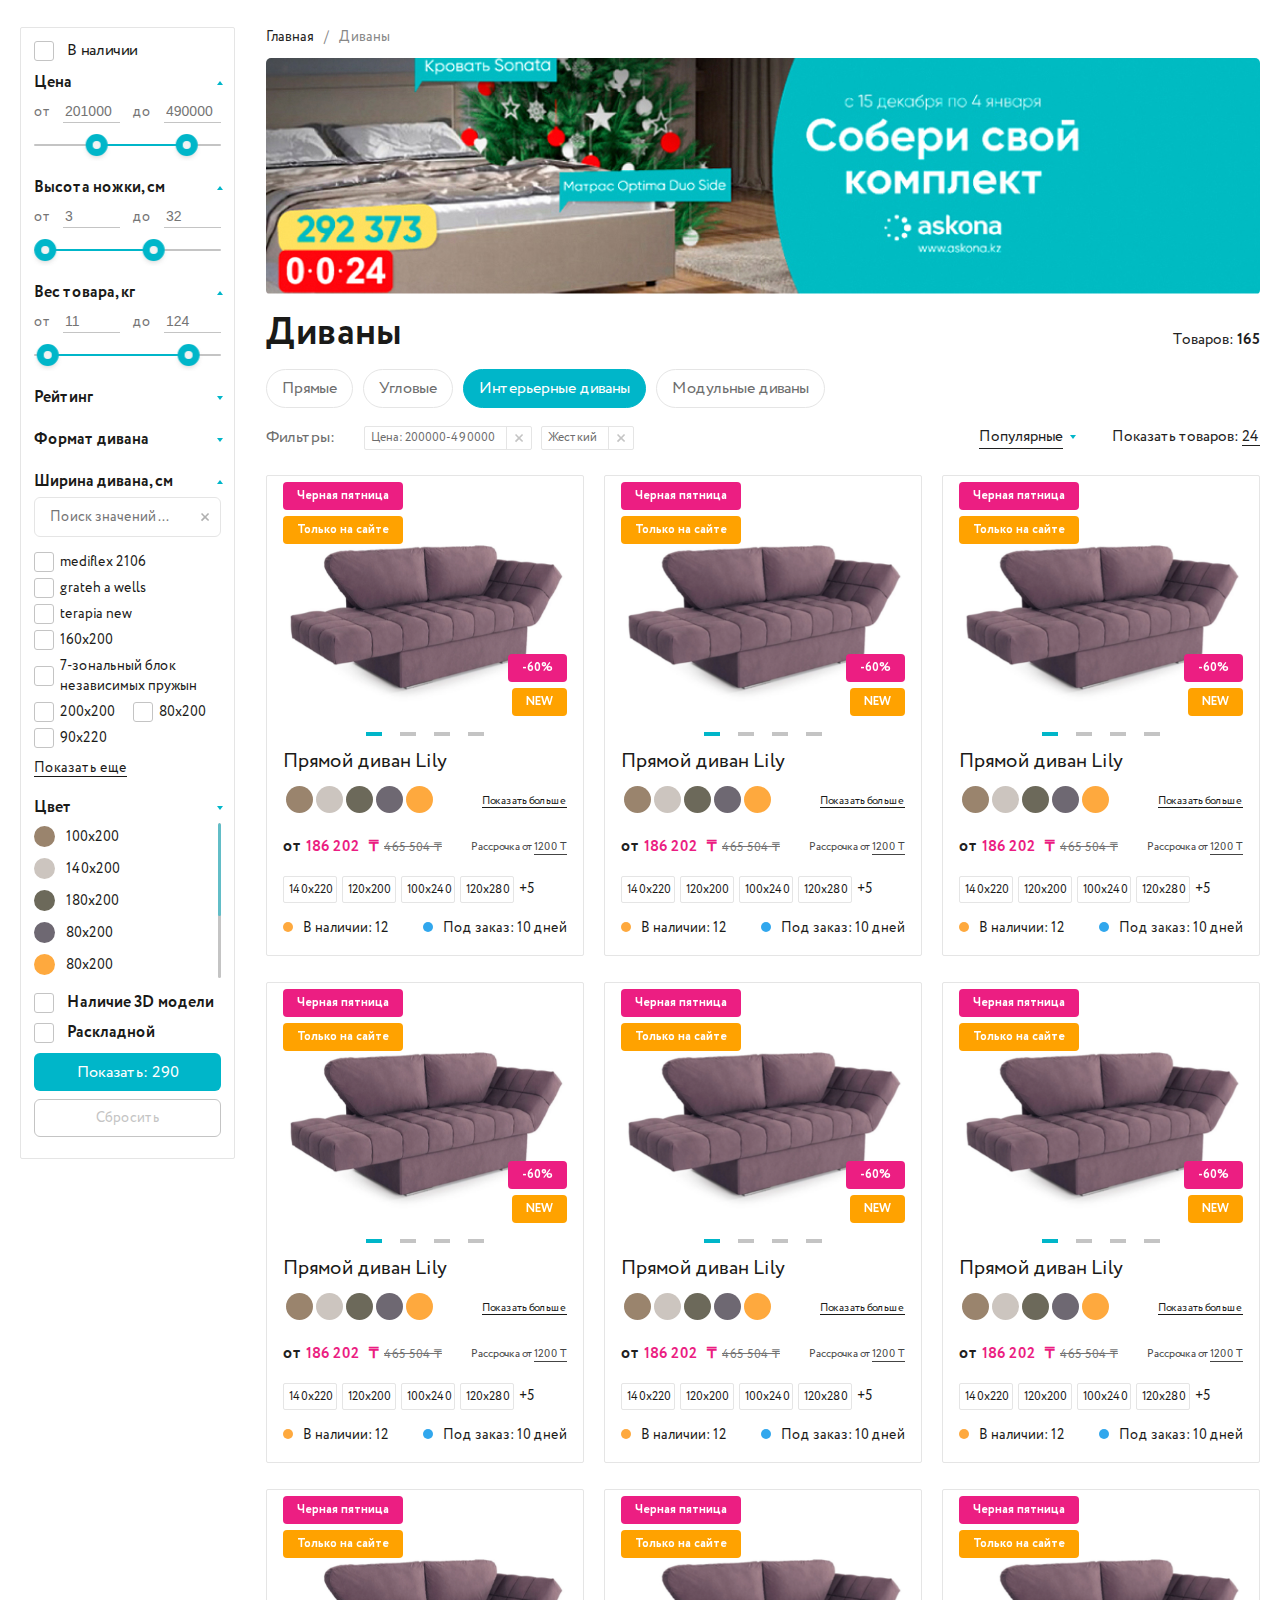
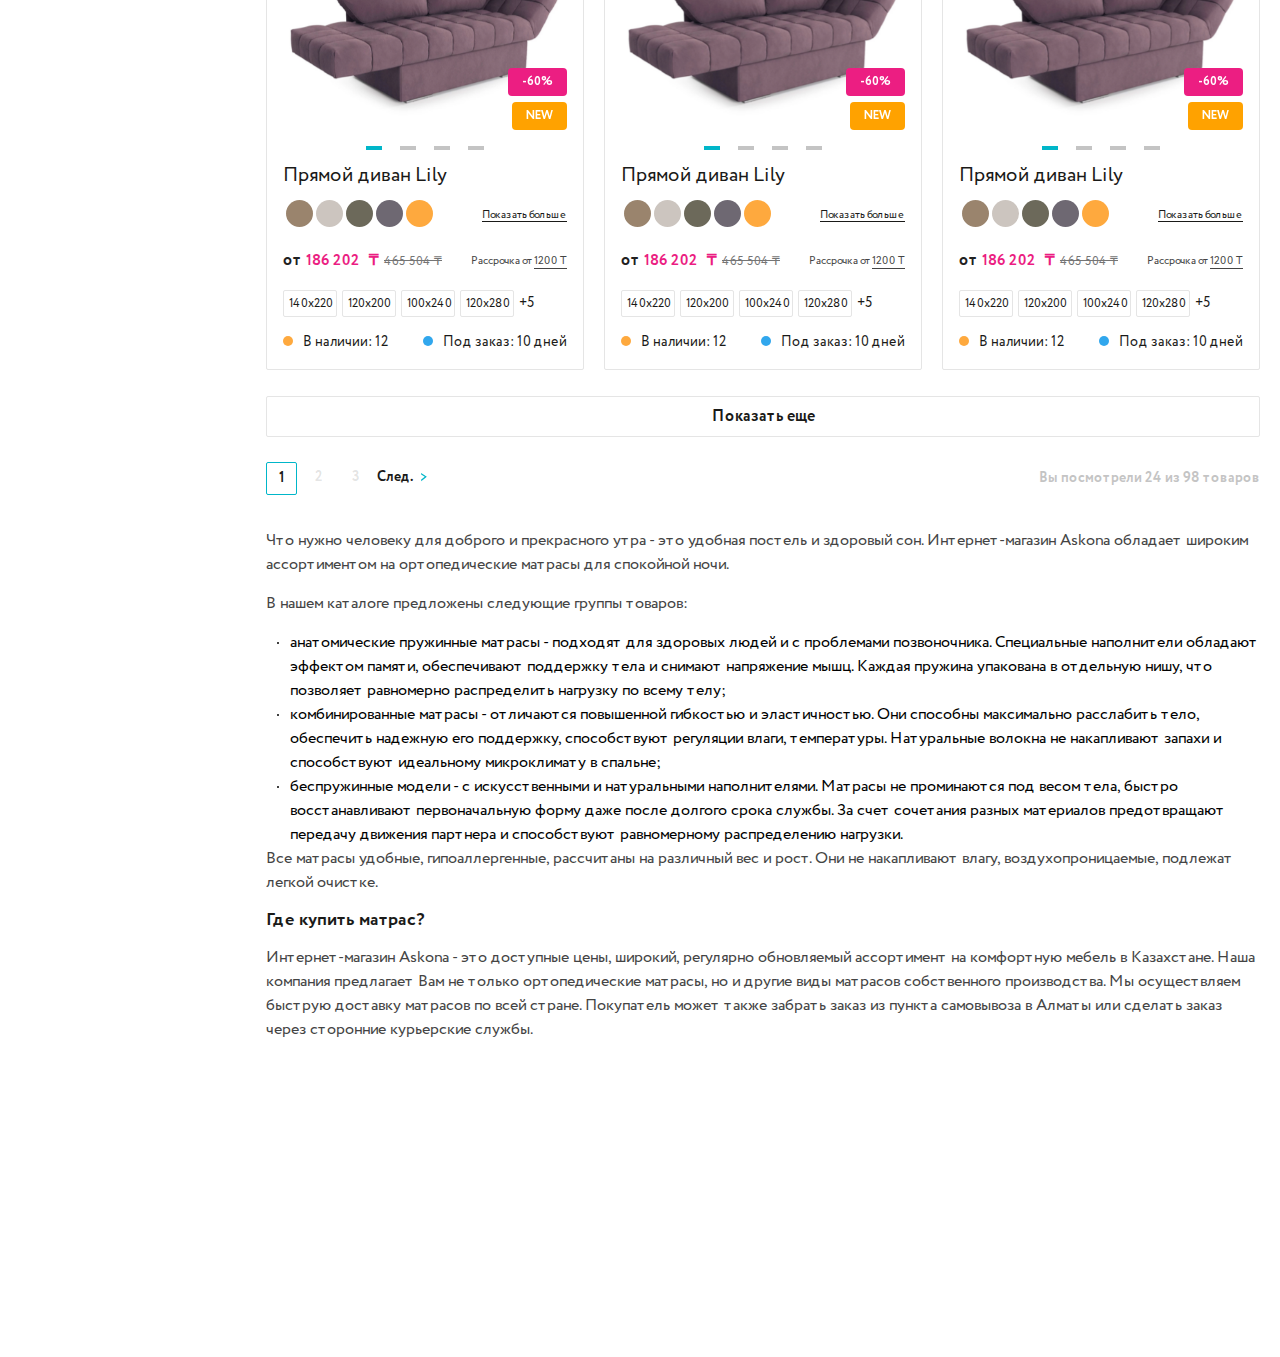
<file: catalog.html>
<!DOCTYPE html>
<html lang="ru">
  <head>
    <meta charset="utf-8">
    <title>Title your site</title>
    <meta content="width=device-width, initial-scale=1" name="viewport">
    <meta content="ie=edge" http-equiv="x-ua-compatible">
    <link rel="shortcut icon" href="/img/favicon.ico" type="image/x-icon">
    <link rel="stylesheet" href="css/splide.min.css">
    <link rel="stylesheet" href="css/tom-select.css">
    <link rel="stylesheet" href="css/nouislider.css">
    <link rel="stylesheet" href="css/simplebar.css">
    <link rel="stylesheet" href="css/new-style.css">
    <link rel="stylesheet" href="css/text-page.css">
    <link rel="stylesheet" href="css/main.css">
  </head>
  <body>
    <div id="overlay"></div>
    <main id="main">
      <div class="main-container" style="padding-top: 27px;">
        <div class="catalog-section">
          <div class="catalog-sidebar"> 
            <div class="catalog-filters"> 
              <div class="catalog-sidebar__title">
                 Фильтр<a class="catalog-sidebar__close" href="#">
                  <svg class="icon icon--cross">
                    <use href="img/sprite.svg#cross"></use>
                  </svg></a></div>
              <div class="checkbox">
                <input class="checkbox__input" type="checkbox" id="in-stock">
                <label class="checkbox__label" for="in-stock">
                  <svg class="icon icon--check">
                    <use href="img/sprite.svg#check"></use>
                  </svg>В наличии
                </label>
              </div>
              <div class="fliter-block"><a class="filter-head filter__dropdown-btn is-opened" href="#">Цена</a>
                <div class="filter__dropdown" style="max-height: 63px">
                  <div class="range-container">
                    <div class="range-container__row">
                      <div class="range-container__col">
                        <label class="range-label">от   </label>
                        <input class="input-from range-input" type="text">
                      </div>
                      <div class="range-container__col">
                        <label class="range-label">до</label>
                        <input class="input-to range-input" type="text">
                      </div>
                    </div>
                    <div class="range-slider" data-min="0" data-max="600000" data-start-min="201000" data-start-max="490000" data-step="1"></div>
                  </div>
                </div>
              </div>
              <div class="fliter-block"><a class="filter-head filter__dropdown-btn is-opened" href="#">Высота ножки, см</a>
                <div class="filter__dropdown" style="max-height: 63px">
                  <div class="range-container">
                    <div class="range-container__row">
                      <div class="range-container__col">
                        <label class="range-label">от   </label>
                        <input class="input-from range-input" type="text">
                      </div>
                      <div class="range-container__col">
                        <label class="range-label">до</label>
                        <input class="input-to range-input" type="text">
                      </div>
                    </div>
                    <div class="range-slider" data-min="0" data-max="50" data-start-min="3" data-start-max="32" data-step="1"></div>
                  </div>
                </div>
              </div>
              <div class="fliter-block"><a class="filter-head filter__dropdown-btn is-opened" href="#">Вес товара, кг</a>
                <div class="filter__dropdown" style="max-height: 63px">
                  <div class="range-container">
                    <div class="range-container__row">
                      <div class="range-container__col">
                        <label class="range-label">от   </label>
                        <input class="input-from range-input" type="text">
                      </div>
                      <div class="range-container__col">
                        <label class="range-label">до</label>
                        <input class="input-to range-input" type="text">
                      </div>
                    </div>
                    <div class="range-slider" data-min="0" data-max="150" data-start-min="11" data-start-max="124" data-step="1"></div>
                  </div>
                </div>
              </div>
              <div class="fliter-block"><a class="filter-head filter__dropdown-btn" href="#">Рейтинг</a>
                <div class="filter__dropdown">
                  <div class="checkbox">
                    <input class="checkbox__input" type="checkbox" id="rating-number-1">
                    <label class="checkbox__label" for="rating-number-1">
                      <svg class="icon icon--check">
                        <use href="img/sprite.svg#check"></use>
                      </svg>1
                    </label>
                  </div>
                  <div class="checkbox">
                    <input class="checkbox__input" type="checkbox" id="rating-number-2">
                    <label class="checkbox__label" for="rating-number-2">
                      <svg class="icon icon--check">
                        <use href="img/sprite.svg#check"></use>
                      </svg>2
                    </label>
                  </div>
                  <div class="checkbox">
                    <input class="checkbox__input" type="checkbox" id="rating-number-3">
                    <label class="checkbox__label" for="rating-number-3">
                      <svg class="icon icon--check">
                        <use href="img/sprite.svg#check"></use>
                      </svg>3
                    </label>
                  </div>
                  <div class="checkbox">
                    <input class="checkbox__input" type="checkbox" id="rating-number-4">
                    <label class="checkbox__label" for="rating-number-4">
                      <svg class="icon icon--check">
                        <use href="img/sprite.svg#check"></use>
                      </svg>4
                    </label>
                  </div>
                  <div class="checkbox">
                    <input class="checkbox__input" type="checkbox" id="rating-number-5">
                    <label class="checkbox__label" for="rating-number-5">
                      <svg class="icon icon--check">
                        <use href="img/sprite.svg#check"></use>
                      </svg>5
                    </label>
                  </div>
                </div>
              </div>
              <div class="fliter-block"><a class="filter-head filter__dropdown-btn" href="#">Формат дивана</a>
                <div class="filter__dropdown">
                  <div class="checkbox">
                    <input class="checkbox__input" type="checkbox" id="format-1">
                    <label class="checkbox__label" for="format-1">
                      <svg class="icon icon--check">
                        <use href="img/sprite.svg#check"></use>
                      </svg>Интерьерные диваны
                    </label>
                  </div>
                  <div class="checkbox">
                    <input class="checkbox__input" type="checkbox" id="format-2">
                    <label class="checkbox__label" for="format-2">
                      <svg class="icon icon--check">
                        <use href="img/sprite.svg#check"></use>
                      </svg>Прямые
                    </label>
                  </div>
                  <div class="checkbox">
                    <input class="checkbox__input" type="checkbox" id="format-3">
                    <label class="checkbox__label" for="format-3">
                      <svg class="icon icon--check">
                        <use href="img/sprite.svg#check"></use>
                      </svg>Угловые
                    </label>
                  </div>
                  <div class="checkbox">
                    <input class="checkbox__input" type="checkbox" id="format-4">
                    <label class="checkbox__label" for="format-4">
                      <svg class="icon icon--check">
                        <use href="img/sprite.svg#check"></use>
                      </svg>Модульные диваны
                    </label>
                  </div>
                </div>
              </div>
              <div class="fliter-block"><a class="filter-head filter__dropdown-btn is-opened" href="#">Ширина дивана, см</a>
                <div class="filter__dropdown" style="max-height: 284px">
                  <div class="form-control filter__form-contol">
                    <input class="form-control__input" type="text" placeholder="Поиск значений ..."><a class="form-control__clear" href="#">
                      <svg class="icon icon--cross">
                        <use href="img/sprite.svg#cross"></use>
                      </svg></a>
                  </div>
                  <div class="checkbox-list"> 
                    <div class="checkbox">
                      <input class="checkbox__input" type="checkbox" id="width-1">
                      <label class="checkbox__label" for="width-1">
                        <svg class="icon icon--check">
                          <use href="img/sprite.svg#check"></use>
                        </svg>mediflex 2106
                      </label>
                    </div>
                    <div class="checkbox">
                      <input class="checkbox__input" type="checkbox" id="width-2">
                      <label class="checkbox__label" for="width-2">
                        <svg class="icon icon--check">
                          <use href="img/sprite.svg#check"></use>
                        </svg>grateh a wells
                      </label>
                    </div>
                    <div class="checkbox">
                      <input class="checkbox__input" type="checkbox" id="width-3">
                      <label class="checkbox__label" for="width-3">
                        <svg class="icon icon--check">
                          <use href="img/sprite.svg#check"></use>
                        </svg>terapia new
                      </label>
                    </div>
                    <div class="checkbox">
                      <input class="checkbox__input" type="checkbox" id="width-4">
                      <label class="checkbox__label" for="width-4">
                        <svg class="icon icon--check">
                          <use href="img/sprite.svg#check"></use>
                        </svg>160х200
                      </label>
                    </div>
                    <div class="checkbox">
                      <input class="checkbox__input" type="checkbox" id="width-5">
                      <label class="checkbox__label" for="width-5">
                        <svg class="icon icon--check">
                          <use href="img/sprite.svg#check"></use>
                        </svg>7-зональный блок независимых пружын
                      </label>
                    </div>
                    <div class="checkbox">
                      <input class="checkbox__input" type="checkbox" id="width-6">
                      <label class="checkbox__label" for="width-6">
                        <svg class="icon icon--check">
                          <use href="img/sprite.svg#check"></use>
                        </svg>200х200
                      </label>
                    </div>
                    <div class="checkbox">
                      <input class="checkbox__input" type="checkbox" id="width-7">
                      <label class="checkbox__label" for="width-7">
                        <svg class="icon icon--check">
                          <use href="img/sprite.svg#check"></use>
                        </svg>80х200
                      </label>
                    </div>
                    <div class="checkbox">
                      <input class="checkbox__input" type="checkbox" id="width-8">
                      <label class="checkbox__label" for="width-8">
                        <svg class="icon icon--check">
                          <use href="img/sprite.svg#check"></use>
                        </svg>90х220
                      </label>
                    </div>
                  </div>
                  <div class="filter__dropdown">
                    <div class="checkbox-list"> 
                      <div class="checkbox">
                        <input class="checkbox__input" type="checkbox" id="width-9">
                        <label class="checkbox__label" for="width-9">
                          <svg class="icon icon--check">
                            <use href="img/sprite.svg#check"></use>
                          </svg>100х200
                        </label>
                      </div>
                      <div class="checkbox">
                        <input class="checkbox__input" type="checkbox" id="width-10">
                        <label class="checkbox__label" for="width-10">
                          <svg class="icon icon--check">
                            <use href="img/sprite.svg#check"></use>
                          </svg>120х200
                        </label>
                      </div>
                      <div class="checkbox">
                        <input class="checkbox__input" type="checkbox" id="width-11">
                        <label class="checkbox__label" for="width-11">
                          <svg class="icon icon--check">
                            <use href="img/sprite.svg#check"></use>
                          </svg>140х200
                        </label>
                      </div>
                      <div class="checkbox">
                        <input class="checkbox__input" type="checkbox" id="width-12">
                        <label class="checkbox__label" for="width-12">
                          <svg class="icon icon--check">
                            <use href="img/sprite.svg#check"></use>
                          </svg>до 110кг
                        </label>
                      </div>
                      <div class="checkbox">
                        <input class="checkbox__input" type="checkbox" id="width-13">
                        <label class="checkbox__label" for="width-13">
                          <svg class="icon icon--check">
                            <use href="img/sprite.svg#check"></use>
                          </svg>до 90кг
                        </label>
                      </div>
                      <div class="checkbox">
                        <input class="checkbox__input" type="checkbox" id="width-13">
                        <label class="checkbox__label" for="width-13">
                          <svg class="icon icon--check">
                            <use href="img/sprite.svg#check"></use>
                          </svg>до 90кг
                        </label>
                      </div>
                      <div class="checkbox">
                        <input class="checkbox__input" type="checkbox" id="width-14">
                        <label class="checkbox__label" for="width-14">
                          <svg class="icon icon--check">
                            <use href="img/sprite.svg#check"></use>
                          </svg>свыше 140кг
                        </label>
                      </div>
                    </div>
                  </div><a class="filter__link-more" href="#"> <span class="filter__link-closed">Показать еще</span><span class="filter__link-opened">Скрыть</span></a>
                </div>
              </div>
              <div class="fliter-block"><a class="filter-head filter__dropdown-btn" href="#">Цвет</a>
                <div class="filter__dropdown" style="max-height: 155px">
                  <div class="filter__color-container" data-simplebar data-simplebar-auto-hide="false">
                    <div class="f-color-checkbox"> 
                      <input class="f-color-checkbox__input" type="checkbox" id="f-color-1">
                      <label class="f-color-checkbox__label" for="f-color-1"><span class="f-color-checkbox__figure" style="background: #9A846D;"></span>100х200</label>
                    </div>
                    <div class="f-color-checkbox"> 
                      <input class="f-color-checkbox__input" type="checkbox" id="f-color-2">
                      <label class="f-color-checkbox__label" for="f-color-2"><span class="f-color-checkbox__figure" style="background: #CCC5BF;"></span>140х200</label>
                    </div>
                    <div class="f-color-checkbox"> 
                      <input class="f-color-checkbox__input" type="checkbox" id="f-color-3">
                      <label class="f-color-checkbox__label" for="f-color-3"><span class="f-color-checkbox__figure" style="background: #6C695A;"></span>180х200</label>
                    </div>
                    <div class="f-color-checkbox"> 
                      <input class="f-color-checkbox__input" type="checkbox" id="f-color-4">
                      <label class="f-color-checkbox__label" for="f-color-4"><span class="f-color-checkbox__figure" style="background: #6E6872;"></span>80х200</label>
                    </div>
                    <div class="f-color-checkbox"> 
                      <input class="f-color-checkbox__input" type="checkbox" id="f-color-5">
                      <label class="f-color-checkbox__label" for="f-color-5"><span class="f-color-checkbox__figure" style="background: #FEA93E;"></span>80х200</label>
                    </div>
                    <div class="f-color-checkbox"> 
                      <input class="f-color-checkbox__input" type="checkbox" id="f-color-6">
                      <label class="f-color-checkbox__label" for="f-color-6"><span class="f-color-checkbox__figure" style="background: #9A846D;"></span>80х200</label>
                    </div>
                    <div class="f-color-checkbox"> 
                      <input class="f-color-checkbox__input" type="checkbox" id="f-color-7">
                      <label class="f-color-checkbox__label" for="f-color-7"><span class="f-color-checkbox__figure" style="background: yellow;"></span>80х200</label>
                    </div>
                    <div class="f-color-checkbox"> 
                      <input class="f-color-checkbox__input" type="checkbox" id="f-color-8">
                      <label class="f-color-checkbox__label" for="f-color-8"><span class="f-color-checkbox__figure" style="background: red;"></span>80х200</label>
                    </div>
                  </div>
                </div>
              </div>
              <div class="checkbox">
                <input class="checkbox__input" type="checkbox" id="3d">
                <label class="checkbox__label" for="3d">
                  <svg class="icon icon--check">
                    <use href="img/sprite.svg#check"></use>
                  </svg><b>Наличие 3D модели</b>
                </label>
              </div>
              <div class="checkbox">
                <input class="checkbox__input" type="checkbox" id="folding">
                <label class="checkbox__label" for="folding">
                  <svg class="icon icon--check">
                    <use href="img/sprite.svg#check"></use>
                  </svg><b>Раскладной</b>
                </label>
              </div>
              <div class="filter__bottom"> <a class="btn btn-primary" href="#">Показать: 290 </a><a class="btn btn-clear" href="#">Сбросить</a></div>
            </div>
          </div>
          <div class="catalog-body">
            <div class="breadcrumbs"> 
              <ul class="breadcrumbs-list"> 
                <li class="breadcrumbs-list__item"> <a class="breadcrumbs-list__link" href="">Главная</a></li>
                <li class="breadcrumbs-list__item">Диваны</li>
              </ul><a class="breadcrumbs__btn-mobile" href="#"> 
                <svg class="icon icon--angle-left">
                  <use href="img/sprite.svg#angle-left"></use>
                </svg>Диваны</a>
            </div><a class="banner" href="#"><img src="img/banner.jpg" alt=""></a>
            <div class="catalog-head">
              <h1 class="page-title">Диваны</h1>
              <div class="catalog-count">Товаров: <b>165</b></div>
            </div>
            <div class="catalog-nav"> <a class="catalog-nav__link" href="#">Прямые</a><a class="catalog-nav__link" href="#">Угловые</a><a class="catalog-nav__link is-active" href="#">Интерьерные диваны</a><a class="catalog-nav__more-mobile" href="#">Показать больше
                <svg class="icon icon--angle-down">
                  <use href="img/sprite.svg#angle-down"></use>
                </svg></a>
              <div class="catalog-nav__dropdown-mobile"><a class="catalog-nav__link" href="#">Модульные диваны</a></div>
            </div>
            <div class="catalog-filter-info">
              <div class="active-filter">
                <div class="active-filter__label">Фильтры:</div>
                <div class="active-filter__item"> 
                  <div class="active-filter__name">Цена: 200000-490000</div><a class="active-filter__remove" href="#">
                    <svg class="icon icon--cross">
                      <use href="img/sprite.svg#cross"></use>
                    </svg></a>
                </div>
                <div class="active-filter__item"> 
                  <div class="active-filter__name">Жесткий</div><a class="active-filter__remove" href="#">
                    <svg class="icon icon--cross">
                      <use href="img/sprite.svg#cross"></use>
                    </svg></a>
                </div>
              </div>
              <div class="catalog-sorting"><a class="btn-filter-mobile" href="#">
                  <svg class="icon icon--filter">
                    <use href="img/sprite.svg#filter"></use>
                  </svg>Фильтр </a>
                <div class="form-control-select"> 
                  <select class="select">
                    <option value="1">Популярные</option>
                    <option value="2">Дешевые</option>
                    <option value="3">Дорогие</option>
                    <option value="4">Новые</option>
                    <option value="5">С отзывами</option>
                    <option value="6">Высокая оценка</option>
                  </select>
                </div>
                <div class="show-products">Показать товаров: <a class="show-products__link" href="">24</a></div>
              </div>
            </div>
            <div class="catalog-list"> 
              <div class="catalog-list__item">
                <div class="card">
                  <div class="card__hover"> 
                    <div class="card__head"> 
                      <div class="rating"> 
                        <ul class="rating-stars">
                          <li class="rating-stars__item">
                            <svg class="icon icon--star">
                              <use href="img/sprite.svg#star"></use>
                            </svg>
                            <div class="rating-stars__item-active">
                              <svg class="icon icon--star">
                                <use href="img/sprite.svg#star"></use>
                              </svg>
                            </div>
                          </li>
                          <li class="rating-stars__item">
                            <svg class="icon icon--star">
                              <use href="img/sprite.svg#star"></use>
                            </svg>
                            <div class="rating-stars__item-active">
                              <svg class="icon icon--star">
                                <use href="img/sprite.svg#star"></use>
                              </svg>
                            </div>
                          </li>
                          <li class="rating-stars__item">
                            <svg class="icon icon--star">
                              <use href="img/sprite.svg#star"></use>
                            </svg>
                            <div class="rating-stars__item-active">
                              <svg class="icon icon--star">
                                <use href="img/sprite.svg#star"></use>
                              </svg>
                            </div>
                          </li>
                          <li class="rating-stars__item">
                            <svg class="icon icon--star">
                              <use href="img/sprite.svg#star"></use>
                            </svg>
                            <div class="rating-stars__item-active">
                              <svg class="icon icon--star">
                                <use href="img/sprite.svg#star"></use>
                              </svg>
                            </div>
                          </li>
                          <li class="rating-stars__item">
                            <svg class="icon icon--star">
                              <use href="img/sprite.svg#star"></use>
                            </svg>
                            <div class="rating-stars__item-active" style="width: 50%">
                              <svg class="icon icon--star">
                                <use href="img/sprite.svg#star"></use>
                              </svg>
                            </div>
                          </li>
                        </ul>
                        <div class="rating__number">4,9</div>
                      </div><a class="product-whish-btn" href="#">
                        <svg class="icon icon--heart">
                          <use href="img/sprite.svg#heart"></use>
                        </svg></a>
                    </div>
                    <div class="card-slider-hover">
                      <div class="product-slider__badge product-slider__badge-right product-slider__badge-bottom">
                        <div class="badge badge--rose">-60%</div>
                        <div class="badge badge--yellow">NEW</div>
                      </div>
                      <div class="product-slider__badge product-slider__badge-left product-slider__badge-top">
                        <div class="badge badge--rose">Черная пятница</div>
                        <div class="badge badge--yellow">Только на сайте</div>
                      </div>
                      <div class="splide__track">
                        <div class="splide__list"><a class="splide__slide" href="#"><img src="img/product-slider-1.jpg" alt=""></a><a class="splide__slide" href="#"><img src="img/product-slider-2.webp" alt=""></a><a class="splide__slide" href="#"><img src="img/product-slider-3.webp" alt=""></a><a class="splide__slide" href="#"><img src="img/product-slider-4.webp" alt=""></a><a class="splide__slide" href="#"><img src="img/product-slider-4.webp" alt=""></a><a class="splide__slide" href="#"><img src="img/product-slider-4.webp" alt=""></a><a class="splide__slide" href="#"><img src="img/product-slider-4.webp" alt=""></a><a class="splide__slide" href="#"><img src="img/product-slider-4.webp" alt=""></a><a class="splide__slide" href="#"><img src="img/product-slider-4.webp" alt=""></a><a class="splide__slide" href="#"><img src="img/product-slider-4.webp" alt=""></a><a class="splide__slide" href="#"><img src="img/product-slider-4.webp" alt=""></a><a class="splide__slide" href="#"><img src="img/product-slider-4.webp" alt=""></a><a class="splide__slide" href="#"><img src="img/product-slider-4.webp" alt=""></a><a class="splide__slide" href="#"><img src="img/product-slider-4.webp" alt=""></a></div>
                      </div>
                    </div>
                    <div class="card__product-info"> 
                      <div class="card__category">Диван</div>
                      <div class="card__code">Код товара: 13244</div>
                    </div><a class="card__name" href="#">Прямой диван Lily</a>
                    <div class="price-row"> 
                      <div class="price price-sm"> 
                        <div class="price__number"> <span class="price__label">от</span>186 202 <span class="price__number-currency">&#8376;</span></div>
                        <div class="price__old">465 504 &#8376;</div>
                      </div>
                      <div class="price-row__right">
                        <div class="installments installments-sm">Рассрочка от <a class="installments__link" href="#">1200 Т</a></div>
                      </div>
                    </div>
                    <div class="card__size">
                      <div class="card__row-label">Размер:</div>
                      <div class="size-checkbox size-checkbox-sm">
                        <input class="size-checkbox__input" type="radio" name="size-1" checked id="size-1-1">
                        <label class="size-checkbox__label" for="size-1-1">140х220</label>
                      </div>
                      <div class="size-checkbox size-checkbox-sm">
                        <input class="size-checkbox__input" type="radio" name="size-1" id="size-1-2">
                        <label class="size-checkbox__label" for="size-1-2">120х200</label>
                      </div>
                      <div class="size-checkbox size-checkbox-sm">
                        <input class="size-checkbox__input" type="radio" name="size-1" id="size-1-3">
                        <label class="size-checkbox__label" for="size-1-3">100х240</label>
                      </div>
                      <div class="size-checkbox size-checkbox-sm">
                        <input class="size-checkbox__input" type="radio" name="size-1" id="size-1-4">
                        <label class="size-checkbox__label" for="size-1-4">120х280</label>
                      </div><a class="card__row-more" href="#">+5</a>
                    </div>
                    <div class="card__row"> 
                      <div class="card__row-label">Цвет:</div>
                      <div class="card__color">
                        <div class="color-checkbox color-checkbox-sm">
                          <input class="color-checkbox__input" type="radio" name="color-1" id="color-1-1">
                          <label class="color-checkbox__label" for="color-1-1" style="background: #9A846D;"></label>
                        </div>
                        <div class="color-checkbox color-checkbox-sm">
                          <input class="color-checkbox__input" type="radio" name="color-1" id="color-1-2">
                          <label class="color-checkbox__label" for="color-1-2" style="background: #CCC5BF;"></label>
                        </div>
                        <div class="color-checkbox color-checkbox-sm">
                          <input class="color-checkbox__input" type="radio" name="color-1" id="color-1-3">
                          <label class="color-checkbox__label" for="color-1-3" style="background: #6C695A;"></label>
                        </div>
                        <div class="color-checkbox color-checkbox-sm">
                          <input class="color-checkbox__input" type="radio" name="color-2" id="color-1-4">
                          <label class="color-checkbox__label" for="color-1-4" style="background: #6E6872;"></label>
                        </div>
                        <div class="color-checkbox color-checkbox-sm">
                          <input class="color-checkbox__input" type="radio" name="color-2" id="color-1-5">
                          <label class="color-checkbox__label" for="color-1-5" style="background: #FEA93E;"></label>
                        </div>
                        <div class="color-checkbox color-checkbox-sm">
                          <input class="color-checkbox__input" type="radio" name="color-2" id="color-1-6">
                          <label class="color-checkbox__label" for="color-1-6" style="background: #FEA93E;"></label>
                        </div>
                      </div><a class="card__row-more" href="#">+3</a>
                    </div>
                    <div class="card__row"> 
                      <div class="card__row-label">Ткань:</div><a class="material-btn modal-btn" href="material">Выберите ткань</a>
                    </div>
                    <div class="card__row">
                      <div class="card__availability">
                        <div class="availability-ico availability-ico--yellow"></div>В наличии: 12
                      </div>
                      <div class="card__availability">
                        <div class="availability-ico availability-ico--blue"></div>Под заказ: 10 дней 
                      </div>
                    </div>
                    <div class="card__row"> <a class="btn-card btn-border btn-border--blue" href="#">Купить в 1 клик</a><a class="btn-card btn btn-primary" href="#">В корзину</a></div>
                  </div>
                  <div class="card__inner"> 
                    <div class="card-slider">
                      <div class="product-slider__badge product-slider__badge-right product-slider__badge-bottom">
                        <div class="badge badge--rose">-60%</div>
                        <div class="badge badge--yellow">NEW</div>
                      </div>
                      <div class="product-slider__badge product-slider__badge-left product-slider__badge-top">
                        <div class="badge badge--rose">Черная пятница</div>
                        <div class="badge badge--yellow">Только на сайте</div>
                      </div>
                      <div class="splide__track">
                        <div class="splide__list">
                          <div class="splide__slide"><img src="img/product-slider-1.jpg" alt=""></div>
                          <div class="splide__slide"><img src="img/product-slider-2.webp" alt=""></div>
                          <div class="splide__slide"><img src="img/product-slider-3.webp" alt=""></div>
                          <div class="splide__slide"><img src="img/product-slider-4.webp" alt=""></div>
                        </div>
                      </div>
                    </div>
                    <div class="card__name">Прямой диван Lily</div>
                    <div class="card__row"> 
                      <div class="card__color">
                        <div class="color-checkbox color-checkbox-sm">
                          <input class="color-checkbox__input" type="checkbox">
                          <label class="color-checkbox__label" style="background: #9A846D;"></label>
                        </div>
                        <div class="color-checkbox color-checkbox-sm">
                          <input class="color-checkbox__input" type="checkbox">
                          <label class="color-checkbox__label" style="background: #CCC5BF;"></label>
                        </div>
                        <div class="color-checkbox color-checkbox-sm">
                          <input class="color-checkbox__input" type="checkbox">
                          <label class="color-checkbox__label" style="background: #6C695A;"></label>
                        </div>
                        <div class="color-checkbox color-checkbox-sm">
                          <input class="color-checkbox__input" type="checkbox">
                          <label class="color-checkbox__label" style="background: #6E6872;"></label>
                        </div>
                        <div class="color-checkbox color-checkbox-sm">
                          <input class="color-checkbox__input" type="checkbox">
                          <label class="color-checkbox__label" style="background: #FEA93E;"></label>
                        </div>
                      </div>
                      <div class="card__link-more">Показать больше</div>
                    </div>
                    <div class="price-row"> 
                      <div class="price price-sm"> 
                        <div class="price__number"> <span class="price__label">от</span>186 202 <span class="price__number-currency">&#8376;</span></div>
                        <div class="price__old">465 504 &#8376;</div>
                      </div>
                      <div class="price-row__right">
                        <div class="installments installments-sm">Рассрочка от 
                          <div class="installments__link">1200 Т</div>
                        </div>
                      </div>
                    </div>
                    <div class="card__size">
                      <div class="size-checkbox size-checkbox-sm">
                        <input class="size-checkbox__input" type="checkbox">
                        <label class="size-checkbox__label">140х220</label>
                      </div>
                      <div class="size-checkbox size-checkbox-sm">
                        <input class="size-checkbox__input" type="checkbox">
                        <label class="size-checkbox__label">120х200</label>
                      </div>
                      <div class="size-checkbox size-checkbox-sm">
                        <input class="size-checkbox__input" type="checkbox">
                        <label class="size-checkbox__label">100х240</label>
                      </div>
                      <div class="size-checkbox size-checkbox-sm">
                        <input class="size-checkbox__input" type="checkbox">
                        <label class="size-checkbox__label">120х280</label>
                      </div>
                      <div class="card__row-more">+5</div>
                    </div>
                    <div class="card__row">
                      <div class="card__availability">
                        <div class="availability-ico availability-ico--yellow"></div>В наличии: 12
                      </div>
                      <div class="card__availability">
                        <div class="availability-ico availability-ico--blue"></div>Под заказ: 10 дней
                      </div>
                    </div>
                  </div>
                </div>
              </div>
              <div class="catalog-list__item">
                <div class="card">
                  <div class="card__hover"> 
                    <div class="card__head"> 
                      <div class="rating"> 
                        <ul class="rating-stars">
                          <li class="rating-stars__item">
                            <svg class="icon icon--star">
                              <use href="img/sprite.svg#star"></use>
                            </svg>
                            <div class="rating-stars__item-active">
                              <svg class="icon icon--star">
                                <use href="img/sprite.svg#star"></use>
                              </svg>
                            </div>
                          </li>
                          <li class="rating-stars__item">
                            <svg class="icon icon--star">
                              <use href="img/sprite.svg#star"></use>
                            </svg>
                            <div class="rating-stars__item-active">
                              <svg class="icon icon--star">
                                <use href="img/sprite.svg#star"></use>
                              </svg>
                            </div>
                          </li>
                          <li class="rating-stars__item">
                            <svg class="icon icon--star">
                              <use href="img/sprite.svg#star"></use>
                            </svg>
                            <div class="rating-stars__item-active">
                              <svg class="icon icon--star">
                                <use href="img/sprite.svg#star"></use>
                              </svg>
                            </div>
                          </li>
                          <li class="rating-stars__item">
                            <svg class="icon icon--star">
                              <use href="img/sprite.svg#star"></use>
                            </svg>
                            <div class="rating-stars__item-active">
                              <svg class="icon icon--star">
                                <use href="img/sprite.svg#star"></use>
                              </svg>
                            </div>
                          </li>
                          <li class="rating-stars__item">
                            <svg class="icon icon--star">
                              <use href="img/sprite.svg#star"></use>
                            </svg>
                            <div class="rating-stars__item-active" style="width: 50%">
                              <svg class="icon icon--star">
                                <use href="img/sprite.svg#star"></use>
                              </svg>
                            </div>
                          </li>
                        </ul>
                        <div class="rating__number">4,9</div>
                      </div><a class="product-whish-btn is-active" href="#">
                        <svg class="icon icon--heart-fill">
                          <use href="img/sprite.svg#heart-fill"></use>
                        </svg></a>
                    </div>
                    <div class="card-slider-hover">
                      <div class="product-slider__badge product-slider__badge-right product-slider__badge-bottom">
                        <div class="badge badge--rose">-60%</div>
                        <div class="badge badge--yellow">NEW</div>
                      </div>
                      <div class="product-slider__badge product-slider__badge-left product-slider__badge-top">
                        <div class="badge badge--rose">Черная пятница</div>
                        <div class="badge badge--yellow">Только на сайте</div>
                      </div>
                      <div class="splide__track">
                        <div class="splide__list"><a class="splide__slide" href="#"><img src="img/product-slider-1.jpg" alt=""></a><a class="splide__slide" href="#"><img src="img/product-slider-2.webp" alt=""></a><a class="splide__slide" href="#"><img src="img/product-slider-3.webp" alt=""></a><a class="splide__slide" href="#"><img src="img/product-slider-4.webp" alt=""></a></div>
                      </div>
                    </div>
                    <div class="card__product-info"> 
                      <div class="card__category">Диван</div>
                      <div class="card__code">Код товара: 13244</div>
                    </div><a class="card__name" href="#">Прямой диван Lily</a>
                    <div class="price-row"> 
                      <div class="price price-sm"> 
                        <div class="price__number"> <span class="price__label">от</span>186 202 <span class="price__number-currency">&#8376;</span></div>
                        <div class="price__old">465 504 &#8376;</div>
                      </div>
                      <div class="price-row__right">
                        <div class="installments installments-sm">Рассрочка от <a class="installments__link" href="#">1200 Т</a></div>
                      </div>
                    </div>
                    <div class="card__size">
                      <div class="card__row-label">Размер:</div>
                      <div class="size-checkbox size-checkbox-sm">
                        <input class="size-checkbox__input" type="radio" name="size-2" checked id="size-2-1">
                        <label class="size-checkbox__label" for="size-2-1">140х220</label>
                      </div>
                      <div class="size-checkbox size-checkbox-sm">
                        <input class="size-checkbox__input" type="radio" name="size-2" id="size-2-2">
                        <label class="size-checkbox__label" for="size-2-2">120х200</label>
                      </div>
                      <div class="size-checkbox size-checkbox-sm">
                        <input class="size-checkbox__input" type="radio" name="size-2" id="size-2-3">
                        <label class="size-checkbox__label" for="size-2-3">100х240</label>
                      </div>
                      <div class="size-checkbox size-checkbox-sm">
                        <input class="size-checkbox__input" type="radio" name="size-2" id="size-2-4">
                        <label class="size-checkbox__label" for="size-2-4">120х280</label>
                      </div><a class="card__row-more" href="#">+5</a>
                    </div>
                    <div class="card__row"> 
                      <div class="card__row-label">Цвет:</div>
                      <div class="card__color">
                        <div class="color-checkbox color-checkbox-sm">
                          <input class="color-checkbox__input" type="radio" name="color-2" id="color-2-1">
                          <label class="color-checkbox__label" for="color-2-1" style="background: #9A846D;"></label>
                        </div>
                        <div class="color-checkbox color-checkbox-sm">
                          <input class="color-checkbox__input" type="radio" name="color-2" id="color-2-2">
                          <label class="color-checkbox__label" for="color-2-2" style="background: #CCC5BF;"></label>
                        </div>
                        <div class="color-checkbox color-checkbox-sm">
                          <input class="color-checkbox__input" type="radio" name="color-2" id="color-2-3">
                          <label class="color-checkbox__label" for="color-2-3" style="background: #6C695A;"></label>
                        </div>
                        <div class="color-checkbox color-checkbox-sm">
                          <input class="color-checkbox__input" type="radio" name="color-2" id="color-2-4">
                          <label class="color-checkbox__label" for="color-2-4" style="background: #6E6872;"></label>
                        </div>
                        <div class="color-checkbox color-checkbox-sm">
                          <input class="color-checkbox__input" type="radio" name="color-2" id="color-2-5">
                          <label class="color-checkbox__label" for="color-2-5" style="background: #FEA93E;"></label>
                        </div>
                        <div class="color-checkbox color-checkbox-sm">
                          <input class="color-checkbox__input" type="radio" name="color-2" id="color-2-6">
                          <label class="color-checkbox__label" for="color-2-6" style="background: #FEA93E;"></label>
                        </div>
                      </div><a class="card__row-more" href="#">+3</a>
                    </div>
                    <div class="card__row"> 
                      <div class="card__row-label">Ткань:</div><a class="material-btn modal-btn" href="material">Выберите ткань</a>
                    </div>
                    <div class="card__row">
                      <div class="card__availability">
                        <div class="availability-ico availability-ico--yellow"></div>В наличии: 12
                      </div>
                      <div class="card__availability">
                        <div class="availability-ico availability-ico--blue"></div>Под заказ: 10 дней 
                      </div>
                    </div>
                    <div class="card__row"> <a class="btn-card btn-border btn-border--blue" href="#">Купить в 1 клик</a><a class="btn-card btn btn-primary" href="#">В корзину</a></div>
                  </div>
                  <div class="card__inner"> 
                    <div class="card-slider">
                      <div class="product-slider__badge product-slider__badge-right product-slider__badge-bottom">
                        <div class="badge badge--rose">-60%</div>
                        <div class="badge badge--yellow">NEW</div>
                      </div>
                      <div class="product-slider__badge product-slider__badge-left product-slider__badge-top">
                        <div class="badge badge--rose">Черная пятница</div>
                        <div class="badge badge--yellow">Только на сайте</div>
                      </div>
                      <div class="splide__track">
                        <div class="splide__list">
                          <div class="splide__slide"><img src="img/product-slider-1.jpg" alt=""></div>
                          <div class="splide__slide"><img src="img/product-slider-2.webp" alt=""></div>
                          <div class="splide__slide"><img src="img/product-slider-3.webp" alt=""></div>
                          <div class="splide__slide"><img src="img/product-slider-4.webp" alt=""></div>
                        </div>
                      </div>
                    </div>
                    <div class="card__name">Прямой диван Lily</div>
                    <div class="card__row"> 
                      <div class="card__color">
                        <div class="color-checkbox color-checkbox-sm">
                          <input class="color-checkbox__input" type="checkbox">
                          <label class="color-checkbox__label" style="background: #9A846D;"></label>
                        </div>
                        <div class="color-checkbox color-checkbox-sm">
                          <input class="color-checkbox__input" type="checkbox">
                          <label class="color-checkbox__label" style="background: #CCC5BF;"></label>
                        </div>
                        <div class="color-checkbox color-checkbox-sm">
                          <input class="color-checkbox__input" type="checkbox">
                          <label class="color-checkbox__label" style="background: #6C695A;"></label>
                        </div>
                        <div class="color-checkbox color-checkbox-sm">
                          <input class="color-checkbox__input" type="checkbox">
                          <label class="color-checkbox__label" style="background: #6E6872;"></label>
                        </div>
                        <div class="color-checkbox color-checkbox-sm">
                          <input class="color-checkbox__input" type="checkbox">
                          <label class="color-checkbox__label" style="background: #FEA93E;"></label>
                        </div>
                      </div>
                      <div class="card__link-more">Показать больше</div>
                    </div>
                    <div class="price-row"> 
                      <div class="price price-sm"> 
                        <div class="price__number"> <span class="price__label">от</span>186 202 <span class="price__number-currency">&#8376;</span></div>
                        <div class="price__old">465 504 &#8376;</div>
                      </div>
                      <div class="price-row__right">
                        <div class="installments installments-sm">Рассрочка от 
                          <div class="installments__link">1200 Т</div>
                        </div>
                      </div>
                    </div>
                    <div class="card__size">
                      <div class="size-checkbox size-checkbox-sm">
                        <input class="size-checkbox__input" type="checkbox">
                        <label class="size-checkbox__label">140х220</label>
                      </div>
                      <div class="size-checkbox size-checkbox-sm">
                        <input class="size-checkbox__input" type="checkbox">
                        <label class="size-checkbox__label">120х200</label>
                      </div>
                      <div class="size-checkbox size-checkbox-sm">
                        <input class="size-checkbox__input" type="checkbox">
                        <label class="size-checkbox__label">100х240</label>
                      </div>
                      <div class="size-checkbox size-checkbox-sm">
                        <input class="size-checkbox__input" type="checkbox">
                        <label class="size-checkbox__label">120х280</label>
                      </div>
                      <div class="card__row-more">+5</div>
                    </div>
                    <div class="card__row">
                      <div class="card__availability">
                        <div class="availability-ico availability-ico--yellow"></div>В наличии: 12
                      </div>
                      <div class="card__availability">
                        <div class="availability-ico availability-ico--blue"></div>Под заказ: 10 дней
                      </div>
                    </div>
                  </div>
                </div>
              </div>
              <div class="catalog-list__item">
                <div class="card">
                  <div class="card__hover"> 
                    <div class="card__head"> 
                      <div class="rating"> 
                        <ul class="rating-stars">
                          <li class="rating-stars__item">
                            <svg class="icon icon--star">
                              <use href="img/sprite.svg#star"></use>
                            </svg>
                            <div class="rating-stars__item-active">
                              <svg class="icon icon--star">
                                <use href="img/sprite.svg#star"></use>
                              </svg>
                            </div>
                          </li>
                          <li class="rating-stars__item">
                            <svg class="icon icon--star">
                              <use href="img/sprite.svg#star"></use>
                            </svg>
                            <div class="rating-stars__item-active">
                              <svg class="icon icon--star">
                                <use href="img/sprite.svg#star"></use>
                              </svg>
                            </div>
                          </li>
                          <li class="rating-stars__item">
                            <svg class="icon icon--star">
                              <use href="img/sprite.svg#star"></use>
                            </svg>
                            <div class="rating-stars__item-active">
                              <svg class="icon icon--star">
                                <use href="img/sprite.svg#star"></use>
                              </svg>
                            </div>
                          </li>
                          <li class="rating-stars__item">
                            <svg class="icon icon--star">
                              <use href="img/sprite.svg#star"></use>
                            </svg>
                            <div class="rating-stars__item-active">
                              <svg class="icon icon--star">
                                <use href="img/sprite.svg#star"></use>
                              </svg>
                            </div>
                          </li>
                          <li class="rating-stars__item">
                            <svg class="icon icon--star">
                              <use href="img/sprite.svg#star"></use>
                            </svg>
                            <div class="rating-stars__item-active" style="width: 50%">
                              <svg class="icon icon--star">
                                <use href="img/sprite.svg#star"></use>
                              </svg>
                            </div>
                          </li>
                        </ul>
                        <div class="rating__number">4,9</div>
                      </div><a class="product-whish-btn" href="#">
                        <svg class="icon icon--heart">
                          <use href="img/sprite.svg#heart"></use>
                        </svg></a>
                    </div>
                    <div class="card-slider-hover">
                      <div class="product-slider__badge product-slider__badge-right product-slider__badge-bottom">
                        <div class="badge badge--rose">-60%</div>
                        <div class="badge badge--yellow">NEW</div>
                      </div>
                      <div class="product-slider__badge product-slider__badge-left product-slider__badge-top">
                        <div class="badge badge--rose">Черная пятница</div>
                        <div class="badge badge--yellow">Только на сайте</div>
                      </div>
                      <div class="splide__track">
                        <div class="splide__list"><a class="splide__slide" href="#"><img src="img/product-slider-1.jpg" alt=""></a><a class="splide__slide" href="#"><img src="img/product-slider-2.webp" alt=""></a><a class="splide__slide" href="#"><img src="img/product-slider-3.webp" alt=""></a><a class="splide__slide" href="#"><img src="img/product-slider-4.webp" alt=""></a></div>
                      </div>
                    </div>
                    <div class="card__product-info"> 
                      <div class="card__category">Диван</div>
                      <div class="card__code">Код товара: 13244</div>
                    </div><a class="card__name" href="#">Прямой диван Lily</a>
                    <div class="price-row"> 
                      <div class="price price-sm"> 
                        <div class="price__number"> <span class="price__label">от</span>186 202 <span class="price__number-currency">&#8376;</span></div>
                        <div class="price__old">465 504 &#8376;</div>
                      </div>
                      <div class="price-row__right">
                        <div class="installments installments-sm">Рассрочка от <a class="installments__link" href="#">1200 Т</a></div>
                      </div>
                    </div>
                    <div class="card__size">
                      <div class="card__row-label">Размер:</div>
                      <div class="size-checkbox size-checkbox-sm">
                        <input class="size-checkbox__input" type="radio" name="size-3" checked id="size-3-1">
                        <label class="size-checkbox__label" for="size-3-1">140х220</label>
                      </div>
                      <div class="size-checkbox size-checkbox-sm">
                        <input class="size-checkbox__input" type="radio" name="size-3" id="size-3-2">
                        <label class="size-checkbox__label" for="size-3-2">120х200</label>
                      </div>
                      <div class="size-checkbox size-checkbox-sm">
                        <input class="size-checkbox__input" type="radio" name="size-3" id="size-3-3">
                        <label class="size-checkbox__label" for="size-3-3">100х240</label>
                      </div>
                      <div class="size-checkbox size-checkbox-sm">
                        <input class="size-checkbox__input" type="radio" name="size-3" id="size-3-4">
                        <label class="size-checkbox__label" for="size-3-4">120х280</label>
                      </div><a class="card__row-more" href="#">+5</a>
                    </div>
                    <div class="card__row"> 
                      <div class="card__row-label">Цвет:</div>
                      <div class="card__color">
                        <div class="color-checkbox color-checkbox-sm">
                          <input class="color-checkbox__input" type="radio" name="color-3" id="color-3-1">
                          <label class="color-checkbox__label" for="color-3-1" style="background: #9A846D;"></label>
                        </div>
                        <div class="color-checkbox color-checkbox-sm">
                          <input class="color-checkbox__input" type="radio" name="color-3" id="color-3-2">
                          <label class="color-checkbox__label" for="color-3-2" style="background: #CCC5BF;"></label>
                        </div>
                        <div class="color-checkbox color-checkbox-sm">
                          <input class="color-checkbox__input" type="radio" name="color-3" id="color-3-3">
                          <label class="color-checkbox__label" for="color-3-3" style="background: #6C695A;"></label>
                        </div>
                        <div class="color-checkbox color-checkbox-sm">
                          <input class="color-checkbox__input" type="radio" name="color-3" id="color-3-4">
                          <label class="color-checkbox__label" for="color-3-4" style="background: #6E6872;"></label>
                        </div>
                        <div class="color-checkbox color-checkbox-sm">
                          <input class="color-checkbox__input" type="radio" name="color-3" id="color-3-5">
                          <label class="color-checkbox__label" for="color-3-5" style="background: #FEA93E;"></label>
                        </div>
                        <div class="color-checkbox color-checkbox-sm">
                          <input class="color-checkbox__input" type="radio" name="color-3" id="color-3-6">
                          <label class="color-checkbox__label" for="color-3-6" style="background: #FEA93E;"></label>
                        </div>
                      </div><a class="card__row-more" href="#">+3</a>
                    </div>
                    <div class="card__row"> 
                      <div class="card__row-label">Ткань:</div><a class="material-btn modal-btn" href="material">Выберите ткань</a>
                    </div>
                    <div class="card__row">
                      <div class="card__availability">
                        <div class="availability-ico availability-ico--yellow"></div>В наличии: 12
                      </div>
                      <div class="card__availability">
                        <div class="availability-ico availability-ico--blue"></div>Под заказ: 10 дней 
                      </div>
                    </div>
                    <div class="card__row"> <a class="btn-card btn-border btn-border--blue" href="#">Купить в 1 клик</a><a class="btn-card btn btn-primary" href="#">В корзину</a></div>
                  </div>
                  <div class="card__inner"> 
                    <div class="card-slider">
                      <div class="product-slider__badge product-slider__badge-right product-slider__badge-bottom">
                        <div class="badge badge--rose">-60%</div>
                        <div class="badge badge--yellow">NEW</div>
                      </div>
                      <div class="product-slider__badge product-slider__badge-left product-slider__badge-top">
                        <div class="badge badge--rose">Черная пятница</div>
                        <div class="badge badge--yellow">Только на сайте</div>
                      </div>
                      <div class="splide__track">
                        <div class="splide__list">
                          <div class="splide__slide"><img src="img/product-slider-1.jpg" alt=""></div>
                          <div class="splide__slide"><img src="img/product-slider-2.webp" alt=""></div>
                          <div class="splide__slide"><img src="img/product-slider-3.webp" alt=""></div>
                          <div class="splide__slide"><img src="img/product-slider-4.webp" alt=""></div>
                        </div>
                      </div>
                    </div>
                    <div class="card__name">Прямой диван Lily</div>
                    <div class="card__row"> 
                      <div class="card__color">
                        <div class="color-checkbox color-checkbox-sm">
                          <input class="color-checkbox__input" type="checkbox">
                          <label class="color-checkbox__label" style="background: #9A846D;"></label>
                        </div>
                        <div class="color-checkbox color-checkbox-sm">
                          <input class="color-checkbox__input" type="checkbox">
                          <label class="color-checkbox__label" style="background: #CCC5BF;"></label>
                        </div>
                        <div class="color-checkbox color-checkbox-sm">
                          <input class="color-checkbox__input" type="checkbox">
                          <label class="color-checkbox__label" style="background: #6C695A;"></label>
                        </div>
                        <div class="color-checkbox color-checkbox-sm">
                          <input class="color-checkbox__input" type="checkbox">
                          <label class="color-checkbox__label" style="background: #6E6872;"></label>
                        </div>
                        <div class="color-checkbox color-checkbox-sm">
                          <input class="color-checkbox__input" type="checkbox">
                          <label class="color-checkbox__label" style="background: #FEA93E;"></label>
                        </div>
                      </div>
                      <div class="card__link-more">Показать больше</div>
                    </div>
                    <div class="price-row"> 
                      <div class="price price-sm"> 
                        <div class="price__number"> <span class="price__label">от</span>186 202 <span class="price__number-currency">&#8376;</span></div>
                        <div class="price__old">465 504 &#8376;</div>
                      </div>
                      <div class="price-row__right">
                        <div class="installments installments-sm">Рассрочка от 
                          <div class="installments__link">1200 Т</div>
                        </div>
                      </div>
                    </div>
                    <div class="card__size">
                      <div class="size-checkbox size-checkbox-sm">
                        <input class="size-checkbox__input" type="checkbox">
                        <label class="size-checkbox__label">140х220</label>
                      </div>
                      <div class="size-checkbox size-checkbox-sm">
                        <input class="size-checkbox__input" type="checkbox">
                        <label class="size-checkbox__label">120х200</label>
                      </div>
                      <div class="size-checkbox size-checkbox-sm">
                        <input class="size-checkbox__input" type="checkbox">
                        <label class="size-checkbox__label">100х240</label>
                      </div>
                      <div class="size-checkbox size-checkbox-sm">
                        <input class="size-checkbox__input" type="checkbox">
                        <label class="size-checkbox__label">120х280</label>
                      </div>
                      <div class="card__row-more">+5</div>
                    </div>
                    <div class="card__row">
                      <div class="card__availability">
                        <div class="availability-ico availability-ico--yellow"></div>В наличии: 12
                      </div>
                      <div class="card__availability">
                        <div class="availability-ico availability-ico--blue"></div>Под заказ: 10 дней
                      </div>
                    </div>
                  </div>
                </div>
              </div>
              <div class="catalog-list__item">
                <div class="card">
                  <div class="card__hover"> 
                    <div class="card__head"> 
                      <div class="rating"> 
                        <ul class="rating-stars">
                          <li class="rating-stars__item">
                            <svg class="icon icon--star">
                              <use href="img/sprite.svg#star"></use>
                            </svg>
                            <div class="rating-stars__item-active">
                              <svg class="icon icon--star">
                                <use href="img/sprite.svg#star"></use>
                              </svg>
                            </div>
                          </li>
                          <li class="rating-stars__item">
                            <svg class="icon icon--star">
                              <use href="img/sprite.svg#star"></use>
                            </svg>
                            <div class="rating-stars__item-active">
                              <svg class="icon icon--star">
                                <use href="img/sprite.svg#star"></use>
                              </svg>
                            </div>
                          </li>
                          <li class="rating-stars__item">
                            <svg class="icon icon--star">
                              <use href="img/sprite.svg#star"></use>
                            </svg>
                            <div class="rating-stars__item-active">
                              <svg class="icon icon--star">
                                <use href="img/sprite.svg#star"></use>
                              </svg>
                            </div>
                          </li>
                          <li class="rating-stars__item">
                            <svg class="icon icon--star">
                              <use href="img/sprite.svg#star"></use>
                            </svg>
                            <div class="rating-stars__item-active">
                              <svg class="icon icon--star">
                                <use href="img/sprite.svg#star"></use>
                              </svg>
                            </div>
                          </li>
                          <li class="rating-stars__item">
                            <svg class="icon icon--star">
                              <use href="img/sprite.svg#star"></use>
                            </svg>
                            <div class="rating-stars__item-active" style="width: 50%">
                              <svg class="icon icon--star">
                                <use href="img/sprite.svg#star"></use>
                              </svg>
                            </div>
                          </li>
                        </ul>
                        <div class="rating__number">4,9</div>
                      </div><a class="product-whish-btn" href="#">
                        <svg class="icon icon--heart">
                          <use href="img/sprite.svg#heart"></use>
                        </svg></a>
                    </div>
                    <div class="card-slider-hover">
                      <div class="product-slider__badge product-slider__badge-right product-slider__badge-bottom">
                        <div class="badge badge--rose">-60%</div>
                        <div class="badge badge--yellow">NEW</div>
                      </div>
                      <div class="product-slider__badge product-slider__badge-left product-slider__badge-top">
                        <div class="badge badge--rose">Черная пятница</div>
                        <div class="badge badge--yellow">Только на сайте</div>
                      </div>
                      <div class="splide__track">
                        <div class="splide__list"><a class="splide__slide" href="#"><img src="img/product-slider-1.jpg" alt=""></a><a class="splide__slide" href="#"><img src="img/product-slider-2.webp" alt=""></a><a class="splide__slide" href="#"><img src="img/product-slider-3.webp" alt=""></a><a class="splide__slide" href="#"><img src="img/product-slider-4.webp" alt=""></a></div>
                      </div>
                    </div>
                    <div class="card__product-info"> 
                      <div class="card__category">Диван</div>
                      <div class="card__code">Код товара: 13244</div>
                    </div><a class="card__name" href="#">Прямой диван Lily</a>
                    <div class="price-row"> 
                      <div class="price price-sm"> 
                        <div class="price__number"> <span class="price__label">от</span>186 202 <span class="price__number-currency">&#8376;</span></div>
                        <div class="price__old">465 504 &#8376;</div>
                      </div>
                      <div class="price-row__right">
                        <div class="installments installments-sm">Рассрочка от <a class="installments__link" href="#">1200 Т</a></div>
                      </div>
                    </div>
                    <div class="card__size">
                      <div class="card__row-label">Размер:</div>
                      <div class="size-checkbox size-checkbox-sm">
                        <input class="size-checkbox__input" type="radio" name="szize-4" checked id="szize-4-1">
                        <label class="size-checkbox__label" for="szize-4-1">140х220</label>
                      </div>
                      <div class="size-checkbox size-checkbox-sm">
                        <input class="size-checkbox__input" type="radio" name="szize-4" id="szize-4-2">
                        <label class="size-checkbox__label" for="szize-4-2">120х200</label>
                      </div>
                      <div class="size-checkbox size-checkbox-sm">
                        <input class="size-checkbox__input" type="radio" name="szize-4" id="szize-4-3">
                        <label class="size-checkbox__label" for="szize-4-3">100х240</label>
                      </div>
                      <div class="size-checkbox size-checkbox-sm">
                        <input class="size-checkbox__input" type="radio" name="szize-4" id="szize-4-4">
                        <label class="size-checkbox__label" for="szize-4-4">120х280</label>
                      </div><a class="card__row-more" href="#">+5</a>
                    </div>
                    <div class="card__row"> 
                      <div class="card__row-label">Цвет:</div>
                      <div class="card__color">
                        <div class="color-checkbox color-checkbox-sm">
                          <input class="color-checkbox__input" type="radio" name="color-4" id="color-4-1">
                          <label class="color-checkbox__label" for="color-4-1" style="background: #9A846D;"></label>
                        </div>
                        <div class="color-checkbox color-checkbox-sm">
                          <input class="color-checkbox__input" type="radio" name="color-4" id="color-4-2">
                          <label class="color-checkbox__label" for="color-4-2" style="background: #CCC5BF;"></label>
                        </div>
                        <div class="color-checkbox color-checkbox-sm">
                          <input class="color-checkbox__input" type="radio" name="color-4" id="color-4-3">
                          <label class="color-checkbox__label" for="color-4-3" style="background: #6C695A;"></label>
                        </div>
                        <div class="color-checkbox color-checkbox-sm">
                          <input class="color-checkbox__input" type="radio" name="color-4" id="color-4-4">
                          <label class="color-checkbox__label" for="color-4-4" style="background: #6E6872;"></label>
                        </div>
                        <div class="color-checkbox color-checkbox-sm">
                          <input class="color-checkbox__input" type="radio" name="color-4" id="color-4-5">
                          <label class="color-checkbox__label" for="color-4-5" style="background: #FEA93E;"></label>
                        </div>
                        <div class="color-checkbox color-checkbox-sm">
                          <input class="color-checkbox__input" type="radio" name="color-4" id="color-4-6">
                          <label class="color-checkbox__label" for="color-4-6" style="background: #FEA93E;"></label>
                        </div>
                      </div><a class="card__row-more" href="#">+3</a>
                    </div>
                    <div class="card__row"> 
                      <div class="card__row-label">Ткань:</div><a class="material-btn modal-btn" href="material">Выберите ткань</a>
                    </div>
                    <div class="card__row">
                      <div class="card__availability">
                        <div class="availability-ico availability-ico--yellow"></div>В наличии: 12
                      </div>
                      <div class="card__availability">
                        <div class="availability-ico availability-ico--blue"></div>Под заказ: 10 дней 
                      </div>
                    </div>
                    <div class="card__row"> <a class="btn-card btn-border btn-border--blue" href="#">Купить в 1 клик</a><a class="btn-card btn btn-primary" href="#">В корзину</a></div>
                  </div>
                  <div class="card__inner"> 
                    <div class="card-slider">
                      <div class="product-slider__badge product-slider__badge-right product-slider__badge-bottom">
                        <div class="badge badge--rose">-60%</div>
                        <div class="badge badge--yellow">NEW</div>
                      </div>
                      <div class="product-slider__badge product-slider__badge-left product-slider__badge-top">
                        <div class="badge badge--rose">Черная пятница</div>
                        <div class="badge badge--yellow">Только на сайте</div>
                      </div>
                      <div class="splide__track">
                        <div class="splide__list">
                          <div class="splide__slide"><img src="img/product-slider-1.jpg" alt=""></div>
                          <div class="splide__slide"><img src="img/product-slider-2.webp" alt=""></div>
                          <div class="splide__slide"><img src="img/product-slider-3.webp" alt=""></div>
                          <div class="splide__slide"><img src="img/product-slider-4.webp" alt=""></div>
                        </div>
                      </div>
                    </div>
                    <div class="card__name">Прямой диван Lily</div>
                    <div class="card__row"> 
                      <div class="card__color">
                        <div class="color-checkbox color-checkbox-sm">
                          <input class="color-checkbox__input" type="checkbox">
                          <label class="color-checkbox__label" style="background: #9A846D;"></label>
                        </div>
                        <div class="color-checkbox color-checkbox-sm">
                          <input class="color-checkbox__input" type="checkbox">
                          <label class="color-checkbox__label" style="background: #CCC5BF;"></label>
                        </div>
                        <div class="color-checkbox color-checkbox-sm">
                          <input class="color-checkbox__input" type="checkbox">
                          <label class="color-checkbox__label" style="background: #6C695A;"></label>
                        </div>
                        <div class="color-checkbox color-checkbox-sm">
                          <input class="color-checkbox__input" type="checkbox">
                          <label class="color-checkbox__label" style="background: #6E6872;"></label>
                        </div>
                        <div class="color-checkbox color-checkbox-sm">
                          <input class="color-checkbox__input" type="checkbox">
                          <label class="color-checkbox__label" style="background: #FEA93E;"></label>
                        </div>
                      </div>
                      <div class="card__link-more">Показать больше</div>
                    </div>
                    <div class="price-row"> 
                      <div class="price price-sm"> 
                        <div class="price__number"> <span class="price__label">от</span>186 202 <span class="price__number-currency">&#8376;</span></div>
                        <div class="price__old">465 504 &#8376;</div>
                      </div>
                      <div class="price-row__right">
                        <div class="installments installments-sm">Рассрочка от 
                          <div class="installments__link">1200 Т</div>
                        </div>
                      </div>
                    </div>
                    <div class="card__size">
                      <div class="size-checkbox size-checkbox-sm">
                        <input class="size-checkbox__input" type="checkbox">
                        <label class="size-checkbox__label">140х220</label>
                      </div>
                      <div class="size-checkbox size-checkbox-sm">
                        <input class="size-checkbox__input" type="checkbox">
                        <label class="size-checkbox__label">120х200</label>
                      </div>
                      <div class="size-checkbox size-checkbox-sm">
                        <input class="size-checkbox__input" type="checkbox">
                        <label class="size-checkbox__label">100х240</label>
                      </div>
                      <div class="size-checkbox size-checkbox-sm">
                        <input class="size-checkbox__input" type="checkbox">
                        <label class="size-checkbox__label">120х280</label>
                      </div>
                      <div class="card__row-more">+5</div>
                    </div>
                    <div class="card__row">
                      <div class="card__availability">
                        <div class="availability-ico availability-ico--yellow"></div>В наличии: 12
                      </div>
                      <div class="card__availability">
                        <div class="availability-ico availability-ico--blue"></div>Под заказ: 10 дней
                      </div>
                    </div>
                  </div>
                </div>
              </div>
              <div class="catalog-list__item">
                <div class="card">
                  <div class="card__hover"> 
                    <div class="card__head"> 
                      <div class="rating"> 
                        <ul class="rating-stars">
                          <li class="rating-stars__item">
                            <svg class="icon icon--star">
                              <use href="img/sprite.svg#star"></use>
                            </svg>
                            <div class="rating-stars__item-active">
                              <svg class="icon icon--star">
                                <use href="img/sprite.svg#star"></use>
                              </svg>
                            </div>
                          </li>
                          <li class="rating-stars__item">
                            <svg class="icon icon--star">
                              <use href="img/sprite.svg#star"></use>
                            </svg>
                            <div class="rating-stars__item-active">
                              <svg class="icon icon--star">
                                <use href="img/sprite.svg#star"></use>
                              </svg>
                            </div>
                          </li>
                          <li class="rating-stars__item">
                            <svg class="icon icon--star">
                              <use href="img/sprite.svg#star"></use>
                            </svg>
                            <div class="rating-stars__item-active">
                              <svg class="icon icon--star">
                                <use href="img/sprite.svg#star"></use>
                              </svg>
                            </div>
                          </li>
                          <li class="rating-stars__item">
                            <svg class="icon icon--star">
                              <use href="img/sprite.svg#star"></use>
                            </svg>
                            <div class="rating-stars__item-active">
                              <svg class="icon icon--star">
                                <use href="img/sprite.svg#star"></use>
                              </svg>
                            </div>
                          </li>
                          <li class="rating-stars__item">
                            <svg class="icon icon--star">
                              <use href="img/sprite.svg#star"></use>
                            </svg>
                            <div class="rating-stars__item-active" style="width: 50%">
                              <svg class="icon icon--star">
                                <use href="img/sprite.svg#star"></use>
                              </svg>
                            </div>
                          </li>
                        </ul>
                        <div class="rating__number">4,9</div>
                      </div><a class="product-whish-btn" href="#">
                        <svg class="icon icon--heart">
                          <use href="img/sprite.svg#heart"></use>
                        </svg></a>
                    </div>
                    <div class="card-slider-hover">
                      <div class="product-slider__badge product-slider__badge-right product-slider__badge-bottom">
                        <div class="badge badge--rose">-60%</div>
                        <div class="badge badge--yellow">NEW</div>
                      </div>
                      <div class="product-slider__badge product-slider__badge-left product-slider__badge-top">
                        <div class="badge badge--rose">Черная пятница</div>
                        <div class="badge badge--yellow">Только на сайте</div>
                      </div>
                      <div class="splide__track">
                        <div class="splide__list"><a class="splide__slide" href="#"><img src="img/product-slider-1.jpg" alt=""></a><a class="splide__slide" href="#"><img src="img/product-slider-2.webp" alt=""></a><a class="splide__slide" href="#"><img src="img/product-slider-3.webp" alt=""></a><a class="splide__slide" href="#"><img src="img/product-slider-4.webp" alt=""></a></div>
                      </div>
                    </div>
                    <div class="card__product-info"> 
                      <div class="card__category">Диван</div>
                      <div class="card__code">Код товара: 13244</div>
                    </div><a class="card__name" href="#">Прямой диван Lily</a>
                    <div class="price-row"> 
                      <div class="price price-sm"> 
                        <div class="price__number"> <span class="price__label">от</span>186 202 <span class="price__number-currency">&#8376;</span></div>
                        <div class="price__old">465 504 &#8376;</div>
                      </div>
                      <div class="price-row__right">
                        <div class="installments installments-sm">Рассрочка от <a class="installments__link" href="#">1200 Т</a></div>
                      </div>
                    </div>
                    <div class="card__size">
                      <div class="card__row-label">Размер:</div>
                      <div class="size-checkbox size-checkbox-sm">
                        <input class="size-checkbox__input" type="radio" name="size-5" checked id="size-5-1">
                        <label class="size-checkbox__label" for="size-5-1">140х220</label>
                      </div>
                      <div class="size-checkbox size-checkbox-sm">
                        <input class="size-checkbox__input" type="radio" name="size-5" id="size-5-2">
                        <label class="size-checkbox__label" for="size-5-2">120х200</label>
                      </div>
                      <div class="size-checkbox size-checkbox-sm">
                        <input class="size-checkbox__input" type="radio" name="size-5" id="size-5-3">
                        <label class="size-checkbox__label" for="size-5-3">100х240</label>
                      </div>
                      <div class="size-checkbox size-checkbox-sm">
                        <input class="size-checkbox__input" type="radio" name="size-5" id="size-5-4">
                        <label class="size-checkbox__label" for="size-5-4">120х280</label>
                      </div><a class="card__row-more" href="#">+5</a>
                    </div>
                    <div class="card__row"> 
                      <div class="card__row-label">Цвет:</div>
                      <div class="card__color">
                        <div class="color-checkbox color-checkbox-sm">
                          <input class="color-checkbox__input" type="radio" name="color-5" id="color-5-1">
                          <label class="color-checkbox__label" for="color-5-1" style="background: #9A846D;"></label>
                        </div>
                        <div class="color-checkbox color-checkbox-sm">
                          <input class="color-checkbox__input" type="radio" name="color-5" id="color-5-2">
                          <label class="color-checkbox__label" for="color-5-2" style="background: #CCC5BF;"></label>
                        </div>
                        <div class="color-checkbox color-checkbox-sm">
                          <input class="color-checkbox__input" type="radio" name="color-5" id="color-5-3">
                          <label class="color-checkbox__label" for="color-5-3" style="background: #6C695A;"></label>
                        </div>
                        <div class="color-checkbox color-checkbox-sm">
                          <input class="color-checkbox__input" type="radio" name="color-5" id="color-5-4">
                          <label class="color-checkbox__label" for="color-5-4" style="background: #6E6872;"></label>
                        </div>
                        <div class="color-checkbox color-checkbox-sm">
                          <input class="color-checkbox__input" type="radio" name="color-5" id="color-5-5">
                          <label class="color-checkbox__label" for="color-5-5" style="background: #FEA93E;"></label>
                        </div>
                        <div class="color-checkbox color-checkbox-sm">
                          <input class="color-checkbox__input" type="radio" name="color-5" id="color-5-6">
                          <label class="color-checkbox__label" for="color-5-6" style="background: #FEA93E;"></label>
                        </div>
                      </div><a class="card__row-more" href="#">+3</a>
                    </div>
                    <div class="card__row"> 
                      <div class="card__row-label">Ткань:</div><a class="material-btn modal-btn" href="material">Выберите ткань</a>
                    </div>
                    <div class="card__row">
                      <div class="card__availability">
                        <div class="availability-ico availability-ico--yellow"></div>В наличии: 12
                      </div>
                      <div class="card__availability">
                        <div class="availability-ico availability-ico--blue"></div>Под заказ: 10 дней 
                      </div>
                    </div>
                    <div class="card__row"> <a class="btn-card btn-border btn-border--blue" href="#">Купить в 1 клик</a><a class="btn-card btn btn-primary" href="#">В корзину</a></div>
                  </div>
                  <div class="card__inner"> 
                    <div class="card-slider">
                      <div class="product-slider__badge product-slider__badge-right product-slider__badge-bottom">
                        <div class="badge badge--rose">-60%</div>
                        <div class="badge badge--yellow">NEW</div>
                      </div>
                      <div class="product-slider__badge product-slider__badge-left product-slider__badge-top">
                        <div class="badge badge--rose">Черная пятница</div>
                        <div class="badge badge--yellow">Только на сайте</div>
                      </div>
                      <div class="splide__track">
                        <div class="splide__list">
                          <div class="splide__slide"><img src="img/product-slider-1.jpg" alt=""></div>
                          <div class="splide__slide"><img src="img/product-slider-2.webp" alt=""></div>
                          <div class="splide__slide"><img src="img/product-slider-3.webp" alt=""></div>
                          <div class="splide__slide"><img src="img/product-slider-4.webp" alt=""></div>
                        </div>
                      </div>
                    </div>
                    <div class="card__name">Прямой диван Lily</div>
                    <div class="card__row"> 
                      <div class="card__color">
                        <div class="color-checkbox color-checkbox-sm">
                          <input class="color-checkbox__input" type="checkbox">
                          <label class="color-checkbox__label" style="background: #9A846D;"></label>
                        </div>
                        <div class="color-checkbox color-checkbox-sm">
                          <input class="color-checkbox__input" type="checkbox">
                          <label class="color-checkbox__label" style="background: #CCC5BF;"></label>
                        </div>
                        <div class="color-checkbox color-checkbox-sm">
                          <input class="color-checkbox__input" type="checkbox">
                          <label class="color-checkbox__label" style="background: #6C695A;"></label>
                        </div>
                        <div class="color-checkbox color-checkbox-sm">
                          <input class="color-checkbox__input" type="checkbox">
                          <label class="color-checkbox__label" style="background: #6E6872;"></label>
                        </div>
                        <div class="color-checkbox color-checkbox-sm">
                          <input class="color-checkbox__input" type="checkbox">
                          <label class="color-checkbox__label" style="background: #FEA93E;"></label>
                        </div>
                      </div>
                      <div class="card__link-more">Показать больше</div>
                    </div>
                    <div class="price-row"> 
                      <div class="price price-sm"> 
                        <div class="price__number"> <span class="price__label">от</span>186 202 <span class="price__number-currency">&#8376;</span></div>
                        <div class="price__old">465 504 &#8376;</div>
                      </div>
                      <div class="price-row__right">
                        <div class="installments installments-sm">Рассрочка от 
                          <div class="installments__link">1200 Т</div>
                        </div>
                      </div>
                    </div>
                    <div class="card__size">
                      <div class="size-checkbox size-checkbox-sm">
                        <input class="size-checkbox__input" type="checkbox">
                        <label class="size-checkbox__label">140х220</label>
                      </div>
                      <div class="size-checkbox size-checkbox-sm">
                        <input class="size-checkbox__input" type="checkbox">
                        <label class="size-checkbox__label">120х200</label>
                      </div>
                      <div class="size-checkbox size-checkbox-sm">
                        <input class="size-checkbox__input" type="checkbox">
                        <label class="size-checkbox__label">100х240</label>
                      </div>
                      <div class="size-checkbox size-checkbox-sm">
                        <input class="size-checkbox__input" type="checkbox">
                        <label class="size-checkbox__label">120х280</label>
                      </div>
                      <div class="card__row-more">+5</div>
                    </div>
                    <div class="card__row">
                      <div class="card__availability">
                        <div class="availability-ico availability-ico--yellow"></div>В наличии: 12
                      </div>
                      <div class="card__availability">
                        <div class="availability-ico availability-ico--blue"></div>Под заказ: 10 дней
                      </div>
                    </div>
                  </div>
                </div>
              </div>
              <div class="catalog-list__item">
                <div class="card">
                  <div class="card__hover"> 
                    <div class="card__head"> 
                      <div class="rating"> 
                        <ul class="rating-stars">
                          <li class="rating-stars__item">
                            <svg class="icon icon--star">
                              <use href="img/sprite.svg#star"></use>
                            </svg>
                            <div class="rating-stars__item-active">
                              <svg class="icon icon--star">
                                <use href="img/sprite.svg#star"></use>
                              </svg>
                            </div>
                          </li>
                          <li class="rating-stars__item">
                            <svg class="icon icon--star">
                              <use href="img/sprite.svg#star"></use>
                            </svg>
                            <div class="rating-stars__item-active">
                              <svg class="icon icon--star">
                                <use href="img/sprite.svg#star"></use>
                              </svg>
                            </div>
                          </li>
                          <li class="rating-stars__item">
                            <svg class="icon icon--star">
                              <use href="img/sprite.svg#star"></use>
                            </svg>
                            <div class="rating-stars__item-active">
                              <svg class="icon icon--star">
                                <use href="img/sprite.svg#star"></use>
                              </svg>
                            </div>
                          </li>
                          <li class="rating-stars__item">
                            <svg class="icon icon--star">
                              <use href="img/sprite.svg#star"></use>
                            </svg>
                            <div class="rating-stars__item-active">
                              <svg class="icon icon--star">
                                <use href="img/sprite.svg#star"></use>
                              </svg>
                            </div>
                          </li>
                          <li class="rating-stars__item">
                            <svg class="icon icon--star">
                              <use href="img/sprite.svg#star"></use>
                            </svg>
                            <div class="rating-stars__item-active" style="width: 50%">
                              <svg class="icon icon--star">
                                <use href="img/sprite.svg#star"></use>
                              </svg>
                            </div>
                          </li>
                        </ul>
                        <div class="rating__number">4,9</div>
                      </div><a class="product-whish-btn" href="#">
                        <svg class="icon icon--heart">
                          <use href="img/sprite.svg#heart"></use>
                        </svg></a>
                    </div>
                    <div class="card-slider-hover">
                      <div class="product-slider__badge product-slider__badge-right product-slider__badge-bottom">
                        <div class="badge badge--rose">-60%</div>
                        <div class="badge badge--yellow">NEW</div>
                      </div>
                      <div class="product-slider__badge product-slider__badge-left product-slider__badge-top">
                        <div class="badge badge--rose">Черная пятница</div>
                        <div class="badge badge--yellow">Только на сайте</div>
                      </div>
                      <div class="splide__track">
                        <div class="splide__list"><a class="splide__slide" href="#"><img src="img/product-slider-1.jpg" alt=""></a><a class="splide__slide" href="#"><img src="img/product-slider-2.webp" alt=""></a><a class="splide__slide" href="#"><img src="img/product-slider-3.webp" alt=""></a><a class="splide__slide" href="#"><img src="img/product-slider-4.webp" alt=""></a></div>
                      </div>
                    </div>
                    <div class="card__product-info"> 
                      <div class="card__category">Диван</div>
                      <div class="card__code">Код товара: 13244</div>
                    </div><a class="card__name" href="#">Прямой диван Lily</a>
                    <div class="price-row"> 
                      <div class="price price-sm"> 
                        <div class="price__number"> <span class="price__label">от</span>186 202 <span class="price__number-currency">&#8376;</span></div>
                        <div class="price__old">465 504 &#8376;</div>
                      </div>
                      <div class="price-row__right">
                        <div class="installments installments-sm">Рассрочка от <a class="installments__link" href="#">1200 Т</a></div>
                      </div>
                    </div>
                    <div class="card__size">
                      <div class="card__row-label">Размер:</div>
                      <div class="size-checkbox size-checkbox-sm">
                        <input class="size-checkbox__input" type="radio" name="size-6" checked id="size-6-1">
                        <label class="size-checkbox__label" for="size-6-1">140х220</label>
                      </div>
                      <div class="size-checkbox size-checkbox-sm">
                        <input class="size-checkbox__input" type="radio" name="size-6" id="size-6-2">
                        <label class="size-checkbox__label" for="size-6-2">120х200</label>
                      </div>
                      <div class="size-checkbox size-checkbox-sm">
                        <input class="size-checkbox__input" type="radio" name="size-6" id="size-6-3">
                        <label class="size-checkbox__label" for="size-6-3">100х240</label>
                      </div>
                      <div class="size-checkbox size-checkbox-sm">
                        <input class="size-checkbox__input" type="radio" name="size-6" id="size-6-4">
                        <label class="size-checkbox__label" for="size-6-4">120х280</label>
                      </div><a class="card__row-more" href="#">+5</a>
                    </div>
                    <div class="card__row"> 
                      <div class="card__row-label">Цвет:</div>
                      <div class="card__color">
                        <div class="color-checkbox color-checkbox-sm">
                          <input class="color-checkbox__input" type="radio" name="color-6" id="color-6-1">
                          <label class="color-checkbox__label" for="color-6-1" style="background: #9A846D;"></label>
                        </div>
                        <div class="color-checkbox color-checkbox-sm">
                          <input class="color-checkbox__input" type="radio" name="color-6" id="color-6-2">
                          <label class="color-checkbox__label" for="color-6-2" style="background: #CCC5BF;"></label>
                        </div>
                        <div class="color-checkbox color-checkbox-sm">
                          <input class="color-checkbox__input" type="radio" name="color-6" id="color-6-3">
                          <label class="color-checkbox__label" for="color-6-3" style="background: #6C695A;"></label>
                        </div>
                        <div class="color-checkbox color-checkbox-sm">
                          <input class="color-checkbox__input" type="radio" name="color-6" id="color-6-4">
                          <label class="color-checkbox__label" for="color-6-4" style="background: #6E6872;"></label>
                        </div>
                        <div class="color-checkbox color-checkbox-sm">
                          <input class="color-checkbox__input" type="radio" name="color-6" id="color-6-5">
                          <label class="color-checkbox__label" for="color-6-5" style="background: #FEA93E;"></label>
                        </div>
                        <div class="color-checkbox color-checkbox-sm">
                          <input class="color-checkbox__input" type="radio" name="color-6" id="color-6-6">
                          <label class="color-checkbox__label" for="color-6-6" style="background: #FEA93E;"></label>
                        </div>
                      </div><a class="card__row-more" href="#">+3</a>
                    </div>
                    <div class="card__row"> 
                      <div class="card__row-label">Ткань:</div><a class="material-btn modal-btn" href="material">Выберите ткань</a>
                    </div>
                    <div class="card__row">
                      <div class="card__availability">
                        <div class="availability-ico availability-ico--yellow"></div>В наличии: 12
                      </div>
                      <div class="card__availability">
                        <div class="availability-ico availability-ico--blue"></div>Под заказ: 10 дней 
                      </div>
                    </div>
                    <div class="card__row"> <a class="btn-card btn-border btn-border--blue" href="#">Купить в 1 клик</a><a class="btn-card btn btn-primary" href="#">В корзину</a></div>
                  </div>
                  <div class="card__inner"> 
                    <div class="card-slider">
                      <div class="product-slider__badge product-slider__badge-right product-slider__badge-bottom">
                        <div class="badge badge--rose">-60%</div>
                        <div class="badge badge--yellow">NEW</div>
                      </div>
                      <div class="product-slider__badge product-slider__badge-left product-slider__badge-top">
                        <div class="badge badge--rose">Черная пятница</div>
                        <div class="badge badge--yellow">Только на сайте</div>
                      </div>
                      <div class="splide__track">
                        <div class="splide__list">
                          <div class="splide__slide"><img src="img/product-slider-1.jpg" alt=""></div>
                          <div class="splide__slide"><img src="img/product-slider-2.webp" alt=""></div>
                          <div class="splide__slide"><img src="img/product-slider-3.webp" alt=""></div>
                          <div class="splide__slide"><img src="img/product-slider-4.webp" alt=""></div>
                        </div>
                      </div>
                    </div>
                    <div class="card__name">Прямой диван Lily</div>
                    <div class="card__row"> 
                      <div class="card__color">
                        <div class="color-checkbox color-checkbox-sm">
                          <input class="color-checkbox__input" type="checkbox">
                          <label class="color-checkbox__label" style="background: #9A846D;"></label>
                        </div>
                        <div class="color-checkbox color-checkbox-sm">
                          <input class="color-checkbox__input" type="checkbox">
                          <label class="color-checkbox__label" style="background: #CCC5BF;"></label>
                        </div>
                        <div class="color-checkbox color-checkbox-sm">
                          <input class="color-checkbox__input" type="checkbox">
                          <label class="color-checkbox__label" style="background: #6C695A;"></label>
                        </div>
                        <div class="color-checkbox color-checkbox-sm">
                          <input class="color-checkbox__input" type="checkbox">
                          <label class="color-checkbox__label" style="background: #6E6872;"></label>
                        </div>
                        <div class="color-checkbox color-checkbox-sm">
                          <input class="color-checkbox__input" type="checkbox">
                          <label class="color-checkbox__label" style="background: #FEA93E;"></label>
                        </div>
                      </div>
                      <div class="card__link-more">Показать больше</div>
                    </div>
                    <div class="price-row"> 
                      <div class="price price-sm"> 
                        <div class="price__number"> <span class="price__label">от</span>186 202 <span class="price__number-currency">&#8376;</span></div>
                        <div class="price__old">465 504 &#8376;</div>
                      </div>
                      <div class="price-row__right">
                        <div class="installments installments-sm">Рассрочка от 
                          <div class="installments__link">1200 Т</div>
                        </div>
                      </div>
                    </div>
                    <div class="card__size">
                      <div class="size-checkbox size-checkbox-sm">
                        <input class="size-checkbox__input" type="checkbox">
                        <label class="size-checkbox__label">140х220</label>
                      </div>
                      <div class="size-checkbox size-checkbox-sm">
                        <input class="size-checkbox__input" type="checkbox">
                        <label class="size-checkbox__label">120х200</label>
                      </div>
                      <div class="size-checkbox size-checkbox-sm">
                        <input class="size-checkbox__input" type="checkbox">
                        <label class="size-checkbox__label">100х240</label>
                      </div>
                      <div class="size-checkbox size-checkbox-sm">
                        <input class="size-checkbox__input" type="checkbox">
                        <label class="size-checkbox__label">120х280</label>
                      </div>
                      <div class="card__row-more">+5</div>
                    </div>
                    <div class="card__row">
                      <div class="card__availability">
                        <div class="availability-ico availability-ico--yellow"></div>В наличии: 12
                      </div>
                      <div class="card__availability">
                        <div class="availability-ico availability-ico--blue"></div>Под заказ: 10 дней
                      </div>
                    </div>
                  </div>
                </div>
              </div>
              <div class="catalog-list__item">
                <div class="card">
                  <div class="card__hover"> 
                    <div class="card__head"> 
                      <div class="rating"> 
                        <ul class="rating-stars">
                          <li class="rating-stars__item">
                            <svg class="icon icon--star">
                              <use href="img/sprite.svg#star"></use>
                            </svg>
                            <div class="rating-stars__item-active">
                              <svg class="icon icon--star">
                                <use href="img/sprite.svg#star"></use>
                              </svg>
                            </div>
                          </li>
                          <li class="rating-stars__item">
                            <svg class="icon icon--star">
                              <use href="img/sprite.svg#star"></use>
                            </svg>
                            <div class="rating-stars__item-active">
                              <svg class="icon icon--star">
                                <use href="img/sprite.svg#star"></use>
                              </svg>
                            </div>
                          </li>
                          <li class="rating-stars__item">
                            <svg class="icon icon--star">
                              <use href="img/sprite.svg#star"></use>
                            </svg>
                            <div class="rating-stars__item-active">
                              <svg class="icon icon--star">
                                <use href="img/sprite.svg#star"></use>
                              </svg>
                            </div>
                          </li>
                          <li class="rating-stars__item">
                            <svg class="icon icon--star">
                              <use href="img/sprite.svg#star"></use>
                            </svg>
                            <div class="rating-stars__item-active">
                              <svg class="icon icon--star">
                                <use href="img/sprite.svg#star"></use>
                              </svg>
                            </div>
                          </li>
                          <li class="rating-stars__item">
                            <svg class="icon icon--star">
                              <use href="img/sprite.svg#star"></use>
                            </svg>
                            <div class="rating-stars__item-active" style="width: 50%">
                              <svg class="icon icon--star">
                                <use href="img/sprite.svg#star"></use>
                              </svg>
                            </div>
                          </li>
                        </ul>
                        <div class="rating__number">4,9</div>
                      </div><a class="product-whish-btn" href="#">
                        <svg class="icon icon--heart">
                          <use href="img/sprite.svg#heart"></use>
                        </svg></a>
                    </div>
                    <div class="card-slider-hover">
                      <div class="product-slider__badge product-slider__badge-right product-slider__badge-bottom">
                        <div class="badge badge--rose">-60%</div>
                        <div class="badge badge--yellow">NEW</div>
                      </div>
                      <div class="product-slider__badge product-slider__badge-left product-slider__badge-top">
                        <div class="badge badge--rose">Черная пятница</div>
                        <div class="badge badge--yellow">Только на сайте</div>
                      </div>
                      <div class="splide__track">
                        <div class="splide__list"><a class="splide__slide" href="#"><img src="img/product-slider-1.jpg" alt=""></a><a class="splide__slide" href="#"><img src="img/product-slider-2.webp" alt=""></a><a class="splide__slide" href="#"><img src="img/product-slider-3.webp" alt=""></a><a class="splide__slide" href="#"><img src="img/product-slider-4.webp" alt=""></a></div>
                      </div>
                    </div>
                    <div class="card__product-info"> 
                      <div class="card__category">Диван</div>
                      <div class="card__code">Код товара: 13244</div>
                    </div><a class="card__name" href="#">Прямой диван Lily</a>
                    <div class="price-row"> 
                      <div class="price price-sm"> 
                        <div class="price__number"> <span class="price__label">от</span>186 202 <span class="price__number-currency">&#8376;</span></div>
                        <div class="price__old">465 504 &#8376;</div>
                      </div>
                      <div class="price-row__right">
                        <div class="installments installments-sm">Рассрочка от <a class="installments__link" href="#">1200 Т</a></div>
                      </div>
                    </div>
                    <div class="card__size">
                      <div class="card__row-label">Размер:</div>
                      <div class="size-checkbox size-checkbox-sm">
                        <input class="size-checkbox__input" type="radio" name="size-7" checked id="size-7-1">
                        <label class="size-checkbox__label" for="size-7-1">140х220</label>
                      </div>
                      <div class="size-checkbox size-checkbox-sm">
                        <input class="size-checkbox__input" type="radio" name="size-7" id="size-7-2">
                        <label class="size-checkbox__label" for="size-7-2">120х200</label>
                      </div>
                      <div class="size-checkbox size-checkbox-sm">
                        <input class="size-checkbox__input" type="radio" name="size-7" id="size-7-3">
                        <label class="size-checkbox__label" for="size-7-3">100х240</label>
                      </div>
                      <div class="size-checkbox size-checkbox-sm">
                        <input class="size-checkbox__input" type="radio" name="size-7" id="size-7-4">
                        <label class="size-checkbox__label" for="size-7-4">120х280</label>
                      </div><a class="card__row-more" href="#">+5</a>
                    </div>
                    <div class="card__row"> 
                      <div class="card__row-label">Цвет:</div>
                      <div class="card__color">
                        <div class="color-checkbox color-checkbox-sm">
                          <input class="color-checkbox__input" type="radio" name="color-7" id="color-7-1">
                          <label class="color-checkbox__label" for="color-7-1" style="background: #9A846D;"></label>
                        </div>
                        <div class="color-checkbox color-checkbox-sm">
                          <input class="color-checkbox__input" type="radio" name="color-7" id="color-7-2">
                          <label class="color-checkbox__label" for="color-7-2" style="background: #CCC5BF;"></label>
                        </div>
                        <div class="color-checkbox color-checkbox-sm">
                          <input class="color-checkbox__input" type="radio" name="color-7" id="color-7-3">
                          <label class="color-checkbox__label" for="color-7-3" style="background: #6C695A;"></label>
                        </div>
                        <div class="color-checkbox color-checkbox-sm">
                          <input class="color-checkbox__input" type="radio" name="color-7" id="color-7-4">
                          <label class="color-checkbox__label" for="color-7-4" style="background: #6E6872;"></label>
                        </div>
                        <div class="color-checkbox color-checkbox-sm">
                          <input class="color-checkbox__input" type="radio" name="color-7" id="color-7-5">
                          <label class="color-checkbox__label" for="color-7-5" style="background: #FEA93E;"></label>
                        </div>
                        <div class="color-checkbox color-checkbox-sm">
                          <input class="color-checkbox__input" type="radio" name="color-7" id="color-7-6">
                          <label class="color-checkbox__label" for="color-7-6" style="background: #FEA93E;"></label>
                        </div>
                      </div><a class="card__row-more" href="#">+3</a>
                    </div>
                    <div class="card__row"> 
                      <div class="card__row-label">Ткань:</div><a class="material-btn modal-btn" href="material">Выберите ткань</a>
                    </div>
                    <div class="card__row">
                      <div class="card__availability">
                        <div class="availability-ico availability-ico--yellow"></div>В наличии: 12
                      </div>
                      <div class="card__availability">
                        <div class="availability-ico availability-ico--blue"></div>Под заказ: 10 дней 
                      </div>
                    </div>
                    <div class="card__row"> <a class="btn-card btn-border btn-border--blue" href="#">Купить в 1 клик</a><a class="btn-card btn btn-primary" href="#">В корзину</a></div>
                  </div>
                  <div class="card__inner"> 
                    <div class="card-slider">
                      <div class="product-slider__badge product-slider__badge-right product-slider__badge-bottom">
                        <div class="badge badge--rose">-60%</div>
                        <div class="badge badge--yellow">NEW</div>
                      </div>
                      <div class="product-slider__badge product-slider__badge-left product-slider__badge-top">
                        <div class="badge badge--rose">Черная пятница</div>
                        <div class="badge badge--yellow">Только на сайте</div>
                      </div>
                      <div class="splide__track">
                        <div class="splide__list">
                          <div class="splide__slide"><img src="img/product-slider-1.jpg" alt=""></div>
                          <div class="splide__slide"><img src="img/product-slider-2.webp" alt=""></div>
                          <div class="splide__slide"><img src="img/product-slider-3.webp" alt=""></div>
                          <div class="splide__slide"><img src="img/product-slider-4.webp" alt=""></div>
                        </div>
                      </div>
                    </div>
                    <div class="card__name">Прямой диван Lily</div>
                    <div class="card__row"> 
                      <div class="card__color">
                        <div class="color-checkbox color-checkbox-sm">
                          <input class="color-checkbox__input" type="checkbox">
                          <label class="color-checkbox__label" style="background: #9A846D;"></label>
                        </div>
                        <div class="color-checkbox color-checkbox-sm">
                          <input class="color-checkbox__input" type="checkbox">
                          <label class="color-checkbox__label" style="background: #CCC5BF;"></label>
                        </div>
                        <div class="color-checkbox color-checkbox-sm">
                          <input class="color-checkbox__input" type="checkbox">
                          <label class="color-checkbox__label" style="background: #6C695A;"></label>
                        </div>
                        <div class="color-checkbox color-checkbox-sm">
                          <input class="color-checkbox__input" type="checkbox">
                          <label class="color-checkbox__label" style="background: #6E6872;"></label>
                        </div>
                        <div class="color-checkbox color-checkbox-sm">
                          <input class="color-checkbox__input" type="checkbox">
                          <label class="color-checkbox__label" style="background: #FEA93E;"></label>
                        </div>
                      </div>
                      <div class="card__link-more">Показать больше</div>
                    </div>
                    <div class="price-row"> 
                      <div class="price price-sm"> 
                        <div class="price__number"> <span class="price__label">от</span>186 202 <span class="price__number-currency">&#8376;</span></div>
                        <div class="price__old">465 504 &#8376;</div>
                      </div>
                      <div class="price-row__right">
                        <div class="installments installments-sm">Рассрочка от 
                          <div class="installments__link">1200 Т</div>
                        </div>
                      </div>
                    </div>
                    <div class="card__size">
                      <div class="size-checkbox size-checkbox-sm">
                        <input class="size-checkbox__input" type="checkbox">
                        <label class="size-checkbox__label">140х220</label>
                      </div>
                      <div class="size-checkbox size-checkbox-sm">
                        <input class="size-checkbox__input" type="checkbox">
                        <label class="size-checkbox__label">120х200</label>
                      </div>
                      <div class="size-checkbox size-checkbox-sm">
                        <input class="size-checkbox__input" type="checkbox">
                        <label class="size-checkbox__label">100х240</label>
                      </div>
                      <div class="size-checkbox size-checkbox-sm">
                        <input class="size-checkbox__input" type="checkbox">
                        <label class="size-checkbox__label">120х280</label>
                      </div>
                      <div class="card__row-more">+5</div>
                    </div>
                    <div class="card__row">
                      <div class="card__availability">
                        <div class="availability-ico availability-ico--yellow"></div>В наличии: 12
                      </div>
                      <div class="card__availability">
                        <div class="availability-ico availability-ico--blue"></div>Под заказ: 10 дней
                      </div>
                    </div>
                  </div>
                </div>
              </div>
              <div class="catalog-list__item">
                <div class="card">
                  <div class="card__hover"> 
                    <div class="card__head"> 
                      <div class="rating"> 
                        <ul class="rating-stars">
                          <li class="rating-stars__item">
                            <svg class="icon icon--star">
                              <use href="img/sprite.svg#star"></use>
                            </svg>
                            <div class="rating-stars__item-active">
                              <svg class="icon icon--star">
                                <use href="img/sprite.svg#star"></use>
                              </svg>
                            </div>
                          </li>
                          <li class="rating-stars__item">
                            <svg class="icon icon--star">
                              <use href="img/sprite.svg#star"></use>
                            </svg>
                            <div class="rating-stars__item-active">
                              <svg class="icon icon--star">
                                <use href="img/sprite.svg#star"></use>
                              </svg>
                            </div>
                          </li>
                          <li class="rating-stars__item">
                            <svg class="icon icon--star">
                              <use href="img/sprite.svg#star"></use>
                            </svg>
                            <div class="rating-stars__item-active">
                              <svg class="icon icon--star">
                                <use href="img/sprite.svg#star"></use>
                              </svg>
                            </div>
                          </li>
                          <li class="rating-stars__item">
                            <svg class="icon icon--star">
                              <use href="img/sprite.svg#star"></use>
                            </svg>
                            <div class="rating-stars__item-active">
                              <svg class="icon icon--star">
                                <use href="img/sprite.svg#star"></use>
                              </svg>
                            </div>
                          </li>
                          <li class="rating-stars__item">
                            <svg class="icon icon--star">
                              <use href="img/sprite.svg#star"></use>
                            </svg>
                            <div class="rating-stars__item-active" style="width: 50%">
                              <svg class="icon icon--star">
                                <use href="img/sprite.svg#star"></use>
                              </svg>
                            </div>
                          </li>
                        </ul>
                        <div class="rating__number">4,9</div>
                      </div><a class="product-whish-btn" href="#">
                        <svg class="icon icon--heart">
                          <use href="img/sprite.svg#heart"></use>
                        </svg></a>
                    </div>
                    <div class="card-slider-hover">
                      <div class="product-slider__badge product-slider__badge-right product-slider__badge-bottom">
                        <div class="badge badge--rose">-60%</div>
                        <div class="badge badge--yellow">NEW</div>
                      </div>
                      <div class="product-slider__badge product-slider__badge-left product-slider__badge-top">
                        <div class="badge badge--rose">Черная пятница</div>
                        <div class="badge badge--yellow">Только на сайте</div>
                      </div>
                      <div class="splide__track">
                        <div class="splide__list"><a class="splide__slide" href="#"><img src="img/product-slider-1.jpg" alt=""></a><a class="splide__slide" href="#"><img src="img/product-slider-2.webp" alt=""></a><a class="splide__slide" href="#"><img src="img/product-slider-3.webp" alt=""></a><a class="splide__slide" href="#"><img src="img/product-slider-4.webp" alt=""></a></div>
                      </div>
                    </div>
                    <div class="card__product-info"> 
                      <div class="card__category">Диван</div>
                      <div class="card__code">Код товара: 13244</div>
                    </div><a class="card__name" href="#">Прямой диван Lily</a>
                    <div class="price-row"> 
                      <div class="price price-sm"> 
                        <div class="price__number"> <span class="price__label">от</span>186 202 <span class="price__number-currency">&#8376;</span></div>
                        <div class="price__old">465 504 &#8376;</div>
                      </div>
                      <div class="price-row__right">
                        <div class="installments installments-sm">Рассрочка от <a class="installments__link" href="#">1200 Т</a></div>
                      </div>
                    </div>
                    <div class="card__size">
                      <div class="card__row-label">Размер:</div>
                      <div class="size-checkbox size-checkbox-sm">
                        <input class="size-checkbox__input" type="radio" name="size-9" checked id="size-9-1">
                        <label class="size-checkbox__label" for="size-9-1">140х220</label>
                      </div>
                      <div class="size-checkbox size-checkbox-sm">
                        <input class="size-checkbox__input" type="radio" name="size-9" id="size-9-2">
                        <label class="size-checkbox__label" for="size-9-2">120х200</label>
                      </div>
                      <div class="size-checkbox size-checkbox-sm">
                        <input class="size-checkbox__input" type="radio" name="size-9" id="size-9-3">
                        <label class="size-checkbox__label" for="size-9-3">100х240</label>
                      </div>
                      <div class="size-checkbox size-checkbox-sm">
                        <input class="size-checkbox__input" type="radio" name="size-9" id="size-9-4">
                        <label class="size-checkbox__label" for="size-9-4">120х280</label>
                      </div><a class="card__row-more" href="#">+5</a>
                    </div>
                    <div class="card__row"> 
                      <div class="card__row-label">Цвет:</div>
                      <div class="card__color">
                        <div class="color-checkbox color-checkbox-sm">
                          <input class="color-checkbox__input" type="radio" name="color-9" id="color-9-1">
                          <label class="color-checkbox__label" for="color-9-1" style="background: #9A846D;"></label>
                        </div>
                        <div class="color-checkbox color-checkbox-sm">
                          <input class="color-checkbox__input" type="radio" name="color-9" id="color-9-2">
                          <label class="color-checkbox__label" for="color-9-2" style="background: #CCC5BF;"></label>
                        </div>
                        <div class="color-checkbox color-checkbox-sm">
                          <input class="color-checkbox__input" type="radio" name="color-9" id="color-9-3">
                          <label class="color-checkbox__label" for="color-9-3" style="background: #6C695A;"></label>
                        </div>
                        <div class="color-checkbox color-checkbox-sm">
                          <input class="color-checkbox__input" type="radio" name="color-9" id="color-9-4">
                          <label class="color-checkbox__label" for="color-9-4" style="background: #6E6872;"></label>
                        </div>
                        <div class="color-checkbox color-checkbox-sm">
                          <input class="color-checkbox__input" type="radio" name="color-9" id="color-9-5">
                          <label class="color-checkbox__label" for="color-9-5" style="background: #FEA93E;"></label>
                        </div>
                        <div class="color-checkbox color-checkbox-sm">
                          <input class="color-checkbox__input" type="radio" name="color-9" id="color-9-6">
                          <label class="color-checkbox__label" for="color-9-6" style="background: #FEA93E;"></label>
                        </div>
                      </div><a class="card__row-more" href="#">+3</a>
                    </div>
                    <div class="card__row"> 
                      <div class="card__row-label">Ткань:</div><a class="material-btn modal-btn" href="material">Выберите ткань</a>
                    </div>
                    <div class="card__row">
                      <div class="card__availability">
                        <div class="availability-ico availability-ico--yellow"></div>В наличии: 12
                      </div>
                      <div class="card__availability">
                        <div class="availability-ico availability-ico--blue"></div>Под заказ: 10 дней 
                      </div>
                    </div>
                    <div class="card__row"> <a class="btn-card btn-border btn-border--blue" href="#">Купить в 1 клик</a><a class="btn-card btn btn-primary" href="#">В корзину</a></div>
                  </div>
                  <div class="card__inner"> 
                    <div class="card-slider">
                      <div class="product-slider__badge product-slider__badge-right product-slider__badge-bottom">
                        <div class="badge badge--rose">-60%</div>
                        <div class="badge badge--yellow">NEW</div>
                      </div>
                      <div class="product-slider__badge product-slider__badge-left product-slider__badge-top">
                        <div class="badge badge--rose">Черная пятница</div>
                        <div class="badge badge--yellow">Только на сайте</div>
                      </div>
                      <div class="splide__track">
                        <div class="splide__list">
                          <div class="splide__slide"><img src="img/product-slider-1.jpg" alt=""></div>
                          <div class="splide__slide"><img src="img/product-slider-2.webp" alt=""></div>
                          <div class="splide__slide"><img src="img/product-slider-3.webp" alt=""></div>
                          <div class="splide__slide"><img src="img/product-slider-4.webp" alt=""></div>
                        </div>
                      </div>
                    </div>
                    <div class="card__name">Прямой диван Lily</div>
                    <div class="card__row"> 
                      <div class="card__color">
                        <div class="color-checkbox color-checkbox-sm">
                          <input class="color-checkbox__input" type="checkbox">
                          <label class="color-checkbox__label" style="background: #9A846D;"></label>
                        </div>
                        <div class="color-checkbox color-checkbox-sm">
                          <input class="color-checkbox__input" type="checkbox">
                          <label class="color-checkbox__label" style="background: #CCC5BF;"></label>
                        </div>
                        <div class="color-checkbox color-checkbox-sm">
                          <input class="color-checkbox__input" type="checkbox">
                          <label class="color-checkbox__label" style="background: #6C695A;"></label>
                        </div>
                        <div class="color-checkbox color-checkbox-sm">
                          <input class="color-checkbox__input" type="checkbox">
                          <label class="color-checkbox__label" style="background: #6E6872;"></label>
                        </div>
                        <div class="color-checkbox color-checkbox-sm">
                          <input class="color-checkbox__input" type="checkbox">
                          <label class="color-checkbox__label" style="background: #FEA93E;"></label>
                        </div>
                      </div>
                      <div class="card__link-more">Показать больше</div>
                    </div>
                    <div class="price-row"> 
                      <div class="price price-sm"> 
                        <div class="price__number"> <span class="price__label">от</span>186 202 <span class="price__number-currency">&#8376;</span></div>
                        <div class="price__old">465 504 &#8376;</div>
                      </div>
                      <div class="price-row__right">
                        <div class="installments installments-sm">Рассрочка от 
                          <div class="installments__link">1200 Т</div>
                        </div>
                      </div>
                    </div>
                    <div class="card__size">
                      <div class="size-checkbox size-checkbox-sm">
                        <input class="size-checkbox__input" type="checkbox">
                        <label class="size-checkbox__label">140х220</label>
                      </div>
                      <div class="size-checkbox size-checkbox-sm">
                        <input class="size-checkbox__input" type="checkbox">
                        <label class="size-checkbox__label">120х200</label>
                      </div>
                      <div class="size-checkbox size-checkbox-sm">
                        <input class="size-checkbox__input" type="checkbox">
                        <label class="size-checkbox__label">100х240</label>
                      </div>
                      <div class="size-checkbox size-checkbox-sm">
                        <input class="size-checkbox__input" type="checkbox">
                        <label class="size-checkbox__label">120х280</label>
                      </div>
                      <div class="card__row-more">+5</div>
                    </div>
                    <div class="card__row">
                      <div class="card__availability">
                        <div class="availability-ico availability-ico--yellow"></div>В наличии: 12
                      </div>
                      <div class="card__availability">
                        <div class="availability-ico availability-ico--blue"></div>Под заказ: 10 дней
                      </div>
                    </div>
                  </div>
                </div>
              </div>
              <div class="catalog-list__item">
                <div class="card">
                  <div class="card__hover"> 
                    <div class="card__head"> 
                      <div class="rating"> 
                        <ul class="rating-stars">
                          <li class="rating-stars__item">
                            <svg class="icon icon--star">
                              <use href="img/sprite.svg#star"></use>
                            </svg>
                            <div class="rating-stars__item-active">
                              <svg class="icon icon--star">
                                <use href="img/sprite.svg#star"></use>
                              </svg>
                            </div>
                          </li>
                          <li class="rating-stars__item">
                            <svg class="icon icon--star">
                              <use href="img/sprite.svg#star"></use>
                            </svg>
                            <div class="rating-stars__item-active">
                              <svg class="icon icon--star">
                                <use href="img/sprite.svg#star"></use>
                              </svg>
                            </div>
                          </li>
                          <li class="rating-stars__item">
                            <svg class="icon icon--star">
                              <use href="img/sprite.svg#star"></use>
                            </svg>
                            <div class="rating-stars__item-active">
                              <svg class="icon icon--star">
                                <use href="img/sprite.svg#star"></use>
                              </svg>
                            </div>
                          </li>
                          <li class="rating-stars__item">
                            <svg class="icon icon--star">
                              <use href="img/sprite.svg#star"></use>
                            </svg>
                            <div class="rating-stars__item-active">
                              <svg class="icon icon--star">
                                <use href="img/sprite.svg#star"></use>
                              </svg>
                            </div>
                          </li>
                          <li class="rating-stars__item">
                            <svg class="icon icon--star">
                              <use href="img/sprite.svg#star"></use>
                            </svg>
                            <div class="rating-stars__item-active" style="width: 50%">
                              <svg class="icon icon--star">
                                <use href="img/sprite.svg#star"></use>
                              </svg>
                            </div>
                          </li>
                        </ul>
                        <div class="rating__number">4,9</div>
                      </div><a class="product-whish-btn" href="#">
                        <svg class="icon icon--heart">
                          <use href="img/sprite.svg#heart"></use>
                        </svg></a>
                    </div>
                    <div class="card-slider-hover">
                      <div class="product-slider__badge product-slider__badge-right product-slider__badge-bottom">
                        <div class="badge badge--rose">-60%</div>
                        <div class="badge badge--yellow">NEW</div>
                      </div>
                      <div class="product-slider__badge product-slider__badge-left product-slider__badge-top">
                        <div class="badge badge--rose">Черная пятница</div>
                        <div class="badge badge--yellow">Только на сайте</div>
                      </div>
                      <div class="splide__track">
                        <div class="splide__list"><a class="splide__slide" href="#"><img src="img/product-slider-1.jpg" alt=""></a><a class="splide__slide" href="#"><img src="img/product-slider-2.webp" alt=""></a><a class="splide__slide" href="#"><img src="img/product-slider-3.webp" alt=""></a><a class="splide__slide" href="#"><img src="img/product-slider-4.webp" alt=""></a></div>
                      </div>
                    </div>
                    <div class="card__product-info"> 
                      <div class="card__category">Диван</div>
                      <div class="card__code">Код товара: 13244</div>
                    </div><a class="card__name" href="#">Прямой диван Lily</a>
                    <div class="price-row"> 
                      <div class="price price-sm"> 
                        <div class="price__number"> <span class="price__label">от</span>186 202 <span class="price__number-currency">&#8376;</span></div>
                        <div class="price__old">465 504 &#8376;</div>
                      </div>
                      <div class="price-row__right">
                        <div class="installments installments-sm">Рассрочка от <a class="installments__link" href="#">1200 Т</a></div>
                      </div>
                    </div>
                    <div class="card__size">
                      <div class="card__row-label">Размер:</div>
                      <div class="size-checkbox size-checkbox-sm">
                        <input class="size-checkbox__input" type="radio" name="size-8" checked id="size-8-1">
                        <label class="size-checkbox__label" for="size-8-1">140х220</label>
                      </div>
                      <div class="size-checkbox size-checkbox-sm">
                        <input class="size-checkbox__input" type="radio" name="size-8" id="size-8-2">
                        <label class="size-checkbox__label" for="size-8-2">120х200</label>
                      </div>
                      <div class="size-checkbox size-checkbox-sm">
                        <input class="size-checkbox__input" type="radio" name="size-8" id="size-8-3">
                        <label class="size-checkbox__label" for="size-8-3">100х240</label>
                      </div>
                      <div class="size-checkbox size-checkbox-sm">
                        <input class="size-checkbox__input" type="radio" name="size-8" id="size-8-4">
                        <label class="size-checkbox__label" for="size-8-4">120х280</label>
                      </div><a class="card__row-more" href="#">+5</a>
                    </div>
                    <div class="card__row"> 
                      <div class="card__row-label">Цвет:</div>
                      <div class="card__color">
                        <div class="color-checkbox color-checkbox-sm">
                          <input class="color-checkbox__input" type="radio" name="color-8" id="color-8-1">
                          <label class="color-checkbox__label" for="color-8-1" style="background: #9A846D;"></label>
                        </div>
                        <div class="color-checkbox color-checkbox-sm">
                          <input class="color-checkbox__input" type="radio" name="color-8" id="color-8-2">
                          <label class="color-checkbox__label" for="color-8-2" style="background: #CCC5BF;"></label>
                        </div>
                        <div class="color-checkbox color-checkbox-sm">
                          <input class="color-checkbox__input" type="radio" name="color-8" id="color-8-3">
                          <label class="color-checkbox__label" for="color-8-3" style="background: #6C695A;"></label>
                        </div>
                        <div class="color-checkbox color-checkbox-sm">
                          <input class="color-checkbox__input" type="radio" name="color-8" id="color-8-4">
                          <label class="color-checkbox__label" for="color-8-4" style="background: #6E6872;"></label>
                        </div>
                        <div class="color-checkbox color-checkbox-sm">
                          <input class="color-checkbox__input" type="radio" name="color-8" id="color-8-5">
                          <label class="color-checkbox__label" for="color-8-5" style="background: #FEA93E;"></label>
                        </div>
                        <div class="color-checkbox color-checkbox-sm">
                          <input class="color-checkbox__input" type="radio" name="color-8" id="color-8-6">
                          <label class="color-checkbox__label" for="color-8-6" style="background: #FEA93E;"></label>
                        </div>
                      </div><a class="card__row-more" href="#">+3</a>
                    </div>
                    <div class="card__row"> 
                      <div class="card__row-label">Ткань:</div><a class="material-btn modal-btn" href="material">Выберите ткань</a>
                    </div>
                    <div class="card__row">
                      <div class="card__availability">
                        <div class="availability-ico availability-ico--yellow"></div>В наличии: 12
                      </div>
                      <div class="card__availability">
                        <div class="availability-ico availability-ico--blue"></div>Под заказ: 10 дней 
                      </div>
                    </div>
                    <div class="card__row"> <a class="btn-card btn-border btn-border--blue" href="#">Купить в 1 клик</a><a class="btn-card btn btn-primary" href="#">В корзину</a></div>
                  </div>
                  <div class="card__inner"> 
                    <div class="card-slider">
                      <div class="product-slider__badge product-slider__badge-right product-slider__badge-bottom">
                        <div class="badge badge--rose">-60%</div>
                        <div class="badge badge--yellow">NEW</div>
                      </div>
                      <div class="product-slider__badge product-slider__badge-left product-slider__badge-top">
                        <div class="badge badge--rose">Черная пятница</div>
                        <div class="badge badge--yellow">Только на сайте</div>
                      </div>
                      <div class="splide__track">
                        <div class="splide__list">
                          <div class="splide__slide"><img src="img/product-slider-1.jpg" alt=""></div>
                          <div class="splide__slide"><img src="img/product-slider-2.webp" alt=""></div>
                          <div class="splide__slide"><img src="img/product-slider-3.webp" alt=""></div>
                          <div class="splide__slide"><img src="img/product-slider-4.webp" alt=""></div>
                        </div>
                      </div>
                    </div>
                    <div class="card__name">Прямой диван Lily</div>
                    <div class="card__row"> 
                      <div class="card__color">
                        <div class="color-checkbox color-checkbox-sm">
                          <input class="color-checkbox__input" type="checkbox">
                          <label class="color-checkbox__label" style="background: #9A846D;"></label>
                        </div>
                        <div class="color-checkbox color-checkbox-sm">
                          <input class="color-checkbox__input" type="checkbox">
                          <label class="color-checkbox__label" style="background: #CCC5BF;"></label>
                        </div>
                        <div class="color-checkbox color-checkbox-sm">
                          <input class="color-checkbox__input" type="checkbox">
                          <label class="color-checkbox__label" style="background: #6C695A;"></label>
                        </div>
                        <div class="color-checkbox color-checkbox-sm">
                          <input class="color-checkbox__input" type="checkbox">
                          <label class="color-checkbox__label" style="background: #6E6872;"></label>
                        </div>
                        <div class="color-checkbox color-checkbox-sm">
                          <input class="color-checkbox__input" type="checkbox">
                          <label class="color-checkbox__label" style="background: #FEA93E;"></label>
                        </div>
                      </div>
                      <div class="card__link-more">Показать больше</div>
                    </div>
                    <div class="price-row"> 
                      <div class="price price-sm"> 
                        <div class="price__number"> <span class="price__label">от</span>186 202 <span class="price__number-currency">&#8376;</span></div>
                        <div class="price__old">465 504 &#8376;</div>
                      </div>
                      <div class="price-row__right">
                        <div class="installments installments-sm">Рассрочка от 
                          <div class="installments__link">1200 Т</div>
                        </div>
                      </div>
                    </div>
                    <div class="card__size">
                      <div class="size-checkbox size-checkbox-sm">
                        <input class="size-checkbox__input" type="checkbox">
                        <label class="size-checkbox__label">140х220</label>
                      </div>
                      <div class="size-checkbox size-checkbox-sm">
                        <input class="size-checkbox__input" type="checkbox">
                        <label class="size-checkbox__label">120х200</label>
                      </div>
                      <div class="size-checkbox size-checkbox-sm">
                        <input class="size-checkbox__input" type="checkbox">
                        <label class="size-checkbox__label">100х240</label>
                      </div>
                      <div class="size-checkbox size-checkbox-sm">
                        <input class="size-checkbox__input" type="checkbox">
                        <label class="size-checkbox__label">120х280</label>
                      </div>
                      <div class="card__row-more">+5</div>
                    </div>
                    <div class="card__row">
                      <div class="card__availability">
                        <div class="availability-ico availability-ico--yellow"></div>В наличии: 12
                      </div>
                      <div class="card__availability">
                        <div class="availability-ico availability-ico--blue"></div>Под заказ: 10 дней
                      </div>
                    </div>
                  </div>
                </div>
              </div>
            </div><a class="btn-more" href="#">Показать еще</a>
            <div class="pagination"> 
              <ul class="pagination-list">
                <li class="pagination-list__item is-active">1</li>
                <li class="pagination-list__item"><a class="pagination-list__link" href="#">2</a></li>
                <li class="pagination-list__item"><a class="pagination-list__link" href="#">3</a></li>
                <li class="pagination-list__item"><a class="pagination-list__next" href="#">След.
                    <svg class="icon icon--angle-right">
                      <use href="img/sprite.svg#angle-right"></use>
                    </svg></a></li>
              </ul>
              <div class="pagination__count">Вы посмотрели 24 из 98 товаров</div>
            </div>
            <div class="catalog-text">  
              <p>Что нужно человеку для доброго и прекрасного утра - это удобная постель и здоровый сон. Интернет-магазин Askona обладает широким ассортиментом на ортопедические матрасы для спокойной ночи.</p>
              <p>В нашем каталоге предложены следующие группы товаров:</p>
              <ul> 
                <li>анатомические пружинные матрасы - подходят для здоровых людей и с проблемами позвоночника. Специальные наполнители обладают эффектом памяти, обеспечивают поддержку тела и снимают напряжение мышц. Каждая пружина упакована в отдельную нишу, что позволяет равномерно распределить нагрузку по всему телу;</li>
                <li>комбинированные матрасы - отличаются повышенной гибкостью и эластичностью. Они способны максимально расслабить тело, обеспечить надежную его поддержку, способствуют регуляции влаги, температуры. Натуральные волокна не накапливают запахи и способствуют идеальному микроклимату в спальне;</li>
                <li>беспружинные модели - с искусственными и натуральными наполнителями. Матрасы не проминаются под весом тела, быстро восстанавливают первоначальную форму даже после долгого срока службы. За счет сочетания разных материалов предотвращают передачу движения партнера и способствуют равномерному распределению нагрузки.</li>
              </ul>
              <p>Все матрасы удобные, гипоаллергенные, рассчитаны на различный вес и рост. Они не накапливают влагу, воздухопроницаемые, подлежат легкой очистке.</p>
              <h4 class="title-sm">Где купить матрас?</h4>
              <p>Интернет-магазин Askona - это доступные цены, широкий, регулярно обновляемый ассортимент на комфортную мебель в Казахстане. Наша компания предлагает Вам не только ортопедические матрасы, но и другие виды матрасов собственного производства. Мы осуществляем быструю доставку матрасов по всей стране. Покупатель может также забрать заказ из пункта самовывоза в Алматы или сделать заказ через сторонние курьерские службы.</p>
            </div>
          </div>
        </div>
      </div>
      <div class="mobile-navbar"> 
        <div class="mobile-navbar__body">
          <ul class="mobile-list"> 
            <li class="mobile-list__item"><a class="mobile-list__link" href="#"><span class="mobile-list__icon">
                  <svg class="icon icon--filter-sm">
                    <use href="img/sprite.svg#filter-sm"></use>
                  </svg></span>Фильтр</a></li>
            <li class="mobile-list__item"><a class="mobile-list__link" href="#"><span class="mobile-list__icon">
                  <svg class="icon icon--lope">
                    <use href="img/sprite.svg#lope"></use>
                  </svg></span>Поиск</a></li>
            <li class="mobile-list__item"><a class="mobile-list__link" href="#"><span class="mobile-list__icon">
                  <svg class="icon icon--cabinet">
                    <use href="img/sprite.svg#cabinet"></use>
                  </svg></span>Кабинет</a></li>
            <li class="mobile-list__item"><a class="mobile-list__link mobile-navbar__btn" href="#" data-tab="navbar-tab-1"><span class="mobile-list__icon">
                  <svg class="icon icon--chat">
                    <use href="img/sprite.svg#chat"></use>
                  </svg>
                  <svg class="icon icon--chat-fill">
                    <use href="img/sprite.svg#chat-fill"></use>
                  </svg><span class="online-badge">Online</span></span>Чат</a></li>
            <li class="mobile-list__item"><a class="mobile-list__link mobile-navbar__btn" href="#" data-tab="navbar-tab-2"><span class="mobile-list__icon">
                  <svg class="icon icon--phone">
                    <use href="img/sprite.svg#phone"></use>
                  </svg>
                  <svg class="icon icon--phone-fill">
                    <use href="img/sprite.svg#phone-fill"></use>
                  </svg><span class="online-badge">Online</span></span>Звонок</a></li>
          </ul>
        </div>
        <div class="mobile-navbar__item" data-tab-content="navbar-tab-1"> 
          <ul class="social-navbar">
            <li class="social-navbar__item"> <a class="social-navbar__link social-navbar__link-vk" href="#">
                <svg class="icon icon--vk">
                  <use href="img/sprite.svg#vk"></use>
                </svg></a></li>
            <li class="social-navbar__item"> <a class="social-navbar__link social-navbar__link-telegram" href="#">
                <svg class="icon icon--telegram">
                  <use href="img/sprite.svg#telegram"></use>
                </svg></a></li>
            <li class="social-navbar__item"> <a class="social-navbar__link social-navbar__link-facebook" href="#">
                <svg class="icon icon--facebook">
                  <use href="img/sprite.svg#facebook"></use>
                </svg></a></li>
            <li class="social-navbar__item"> <a class="social-navbar__link social-navbar__link-odnoklasniki" href="#">
                <svg class="icon icon--odnoklasniki">
                  <use href="img/sprite.svg#odnoklasniki"></use>
                </svg></a></li>
            <li class="social-navbar__item"> <a class="social-navbar__link social-navbar__link-whatsapp" href="#">
                <svg class="icon icon--whatsapp">
                  <use href="img/sprite.svg#whatsapp"></use>
                </svg></a></li>
            <li class="social-navbar__item"> <a class="social-navbar__link social-navbar__link-viber" href="#">
                <svg class="icon icon--viber">
                  <use href="img/sprite.svg#viber"></use>
                </svg></a></li>
          </ul>
        </div>
        <div class="mobile-navbar__item" data-tab-content="navbar-tab-2"> 
          <ul class="phone-nav"> 
            <li class="phone-nav__item is-active"> <a class="phone-nav__link is-active" href="#" data-tab="phone-tab-1">
                <svg class="icon icon--phone">
                  <use href="img/sprite.svg#phone"></use>
                </svg>
                <svg class="icon icon--phone-fill icon-active">
                  <use href="img/sprite.svg#phone-fill"></use>
                </svg></a></li>
            <li class="phone-nav__item"> <a class="phone-nav__link" href="#" data-tab="phone-tab-2">
                <svg class="icon icon--chat">
                  <use href="img/sprite.svg#chat"></use>
                </svg>
                <svg class="icon icon--chat-fill icon-active">
                  <use href="img/sprite.svg#chat-fill"></use>
                </svg></a></li>
            <li class="phone-nav__item"> <a class="phone-nav__link" href="#" data-tab="phone-tab-3">
                <svg class="icon icon--video">
                  <use href="img/sprite.svg#video"></use>
                </svg>
                <svg class="icon icon--video-fill icon-active">
                  <use href="img/sprite.svg#video-fill"></use>
                </svg></a></li>
          </ul>
          <div class="phone-tab is-active" data-tab-content="phone-tab-1"> 
            <h4 class="phone-title">Заказать обратный звонок</h4>
            <div class="form-control"> 
              <input class="form-control__input" type="text" placeholder="Имя">
            </div>
            <div class="form-control"> 
              <input class="form-control__input" type="text" placeholder="+ 375 (___) ___ -__-__">
            </div><a class="btn btn-primary btn-full" href="#">Свяжитесь со мной </a>
            <div class="terms"> 
              <p>Отправляя заявку, я соглашаюсь с условиями <br><a class="link-blue" href="#">Политика конфиденциальности</a></p>
            </div>
            <div class="call-naw">Вы можете сэкономить время, позвонив нам прямо сейчас:<a class="call-naw__link" href="tel:+375000000000">+375 (00) 000-00-00</a></div>
          </div>
          <div class="phone-tab" data-tab-content="phone-tab-2">
            <h4 class="phone-title">Задать вопрос</h4>
            <div class="form-control"> 
              <input class="form-control__input" type="text" placeholder="Имя">
            </div>
            <div class="form-control"> 
              <input class="form-control__input" type="text" placeholder="E-mail">
            </div>
            <div class="form-control">
              <textarea class="form-control__textarea"  cols="30" rows="10" placeholder="Ваше сообщение"></textarea>
            </div><a class="btn btn-primary btn-full" href="#">Отправить собщение</a>
            <div class="terms"> 
              <p>Отправляя заявку, я соглашаюсь с условиями <br><a class="link-blue" href="#">Политика конфиденциальности</a></p>
            </div>
          </div>
          <div class="phone-tab" data-tab-content="phone-tab-3">
            <h4 class="phone-title">Видео конференция со специалистом</h4>
            <div class="phone-sub-title">Персональные видеоконсультации со специалистом магазина, позволят выбрать мебель не выходя из дома.</div>
            <div class="form-control"> 
              <input class="form-control__input" type="text" placeholder="Имя">
            </div>
            <div class="form-control"> 
              <input class="form-control__input" type="text" placeholder="+ 375 (___) ___ -__-__">
            </div>
            <div class="form-control-select">
              <select class="select" palceholder="Способ связи">
                <option value="">Способ связи</option>
                <option value="1">Способ связи 1</option>
                <option value="2">Способ связи 2</option>
                <option value="3">Способ связи 3</option>
              </select>
            </div><a class="btn btn-primary btn-full" href="#">Отправить заявку</a>
            <div class="terms"> 
              <p>Отправляя заявку, я соглашаюсь с условиями <br><a class="link-blue" href="#">Политика конфиденциальности</a></p>
            </div>
          </div>
        </div>
      </div>
      <div class="modal-sidebar" id="material"><a class="modal-sidebar__close" href="#"> 
          <svg class="icon icon--cross">
            <use href="img/sprite.svg#cross"></use>
          </svg></a>
        <div class="product-previwe"> <a class="modal-sidebar__close" href="#"> 
            <svg class="icon icon--cross">
              <use href="img/sprite.svg#cross"></use>
            </svg></a>
          <div class="product-previwe__img"><img src="img/product-slider-1.jpg" alt=""></div>
          <h2 class="product-name">Прямой диван Lily</h2>
          <div class="price"> 
            <div class="price__number"> <span class="price__label">от</span>186 202 <span class="price__number-currency">&#8376;</span></div>
          </div><a class="btn btn-product btn-primary" href="#">В корзину</a>
        </div>
        <div class="modal-sidebar__inner"><a class="modal-sidebar__close" href="#"> 
            <svg class="icon icon--cross">
              <use href="img/sprite.svg#cross"></use>
            </svg></a>
          <div class="modal-sidebar__head"> 
            <h2 class="product-name">Прямой диван Lily</h2>
            <div class="modal-sidebar__head-right">
              <div class="price"> 
                <div class="price__number"> <span class="price__label">от</span>186 202 <span class="price__number-currency">&#8376;</span></div>
              </div><a class="btn btn-product btn-primary" href="#">В корзину</a>
            </div>
          </div>
          <div class="modal-sidebar__img-container"> 
            <div class="modal-sidebar__img"><img src="img/product-slider-1.jpg" alt=""></div>
            <div class="product-slider__buttons"> <a class="product-slider__btn modal-btn-zoom" href="zoom">
                <svg class="icon icon--zoom-plus">
                  <use href="img/sprite.svg#zoom-plus"></use>
                </svg></a><a class="product-slider__btn product-slider__btn--blue" href="#">360&ordm;</a></div>
          </div>
          <div class="modal-sidebar__filter">
            <h4 class="title-sm">Материал</h4>
            <div class="modal-sidebar__filter-row">
              <div class="modal-sidebar__filter-item">
                <div class="modal-select">
                  <div class="modal-select__label">Размер: </div>
                  <select class="select">
                    <option value="1">120x200</option>
                    <option value="2">130x200</option>
                    <option value="3">140x200</option>
                    <option value="4">150x200</option>
                  </select>
                </div>
              </div>
              <div class="modal-sidebar__filter-item">
                <div class="modal-select">
                  <div class="modal-select__label">Цвет:  </div>
                  <select class="select-w-icon">
                    <option value="1" data-color="background: #745C5C;">Коричневый</option>
                    <option value="2" data-color="background: #000;">Dorio Grafit</option>
                    <option value="3" data-color="background: #C8BBA1;">Dorio Grafit</option>
                  </select>
                </div>
              </div>
              <div class="modal-sidebar__filter-item">
                <div class="modal-select">
                  <div class="modal-select__label">Свойства:  </div>
                  <select class="select">
                    <option value="1">Pet Friendly</option>
                    <option value="2">Friendly Pet </option>
                    <option value="3">Pet Not Friendly</option>
                  </select>
                </div>
              </div>
            </div>
          </div>
          <div class="modal-sidebar__row"> 
            <div class="modal-sidebar__row-head"><a class="link-modal-more" href="#">Название ткани (Велюр)</a>Цена от 189 500 Т</div>
            <div class="modal-sidebar__dropdown"> 
              <ul class="product-offer"> 
                <li class="product-offer__item"> 
                  <svg class="icon icon--car">
                    <use href="img/sprite.svg#car"></use>
                  </svg>Доставим сегодня при заказе до 15:00
                </li>
                <li class="product-offer__item"> 
                  <svg class="icon icon--timer">
                    <use href="img/sprite.svg#timer"></use>
                  </svg>Быстрый вопрос
                </li>
                <li class="product-offer__item"> 
                  <svg class="icon icon--garage">
                    <use href="img/sprite.svg#garage"></use>
                  </svg>Самовывоз: <a class="product-offer__link" href="#">1 пункт</a>
                </li>
              </ul>
              <p>Мягкий и удобный прямой диван – уютный уголок для комфортного отдыха всей семьи. Оснащенная простым и надежным механизмом трансформации, эта модель легко раскладывается в просторное и ровное место для сна. Материал обивки – практичный и приятный на ощупь, он надолго сохраняет свой прежний вид, не истирается и </p>
            </div>
            <div class="radio-list">
              <div class="radio-list__item">
                <div class="material-checkbox">
                  <input class="material-checkbox__input" type="radio" name="material-2" id="material-2-1">
                  <label class="material-checkbox__label" for="material-2-1"><span class="material-color material--outer-space"></span><span class="material-name">Dorio Grafit</span></label>
                </div>
              </div>
              <div class="radio-list__item">
                <div class="material-checkbox">
                  <input class="material-checkbox__input" type="radio" name="material-2" id="material-2-2">
                  <label class="material-checkbox__label" for="material-2-2"><span class="material-color material--coral-reef"></span><span class="material-name">Dorio Grafit</span></label>
                </div>
              </div>
              <div class="radio-list__item">
                <div class="material-checkbox">
                  <input class="material-checkbox__input" type="radio" name="material-2" id="material-2-3">
                  <label class="material-checkbox__label" for="material-2-3"><span class="material-color material--bazaar"></span><span class="material-name">Dorio Grafit</span></label>
                </div>
              </div>
              <div class="radio-list__item">
                <div class="material-checkbox">
                  <input class="material-checkbox__input" type="radio" name="material-2" id="material-2-4">
                  <label class="material-checkbox__label" for="material-2-4"><span class="material-color material--granite-green"></span><span class="material-name">Dorio Grafit</span></label>
                </div>
              </div>
            </div>
          </div>
          <div class="modal-sidebar__row"> 
            <div class="modal-sidebar__row-head"><a class="link-modal-more" href="#">Название ткани (Велюр)</a>Цена от 189 500 Т</div>
            <div class="modal-sidebar__dropdown"> 
              <ul class="product-offer"> 
                <li class="product-offer__item"> 
                  <svg class="icon icon--car">
                    <use href="img/sprite.svg#car"></use>
                  </svg>Доставим сегодня при заказе до 15:00
                </li>
                <li class="product-offer__item"> 
                  <svg class="icon icon--timer">
                    <use href="img/sprite.svg#timer"></use>
                  </svg>Быстрый вопрос
                </li>
                <li class="product-offer__item"> 
                  <svg class="icon icon--garage">
                    <use href="img/sprite.svg#garage"></use>
                  </svg>Самовывоз: <a class="product-offer__link" href="#">1 пункт</a>
                </li>
              </ul>
              <p>Мягкий и удобный прямой диван – уютный уголок для комфортного отдыха всей семьи. Оснащенная простым и надежным механизмом трансформации, эта модель легко раскладывается в просторное и ровное место для сна. Материал обивки – практичный и приятный на ощупь, он надолго сохраняет свой прежний вид, не истирается и </p>
            </div>
            <div class="radio-list">
              <div class="radio-list__item">
                <div class="material-checkbox">
                  <input class="material-checkbox__input" type="radio" name="material-3" id="material-3-1">
                  <label class="material-checkbox__label" for="material-3-1"><span class="material-color material--outer-space"></span><span class="material-name">Dorio Grafit</span></label>
                </div>
              </div>
              <div class="radio-list__item">
                <div class="material-checkbox">
                  <input class="material-checkbox__input" type="radio" name="material-3" id="material-3-2">
                  <label class="material-checkbox__label" for="material-3-2"><span class="material-color material--coral-reef"></span><span class="material-name">Dorio Grafit</span></label>
                </div>
              </div>
              <div class="radio-list__item">
                <div class="material-checkbox">
                  <input class="material-checkbox__input" type="radio" name="material-3" id="material-3-3">
                  <label class="material-checkbox__label" for="material-3-3"><span class="material-color material--bazaar"></span><span class="material-name">Dorio Grafit</span></label>
                </div>
              </div>
              <div class="radio-list__item">
                <div class="material-checkbox">
                  <input class="material-checkbox__input" type="radio" name="material-3" id="material-3-4">
                  <label class="material-checkbox__label" for="material-3-4"><span class="material-color material--granite-green"></span><span class="material-name">Dorio Grafit</span></label>
                </div>
              </div>
            </div>
          </div>
          <div class="modal-sidebar__row"> 
            <div class="modal-sidebar__row-head"><a class="link-modal-more" href="#">Название ткани (Велюр)</a>Цена от 189 500 Т</div>
            <div class="modal-sidebar__dropdown"> 
              <ul class="product-offer"> 
                <li class="product-offer__item"> 
                  <svg class="icon icon--car">
                    <use href="img/sprite.svg#car"></use>
                  </svg>Доставим сегодня при заказе до 15:00
                </li>
                <li class="product-offer__item"> 
                  <svg class="icon icon--timer">
                    <use href="img/sprite.svg#timer"></use>
                  </svg>Быстрый вопрос
                </li>
                <li class="product-offer__item"> 
                  <svg class="icon icon--garage">
                    <use href="img/sprite.svg#garage"></use>
                  </svg>Самовывоз: <a class="product-offer__link" href="#">1 пункт</a>
                </li>
              </ul>
              <p>Мягкий и удобный прямой диван – уютный уголок для комфортного отдыха всей семьи. Оснащенная простым и надежным механизмом трансформации, эта модель легко раскладывается в просторное и ровное место для сна. Материал обивки – практичный и приятный на ощупь, он надолго сохраняет свой прежний вид, не истирается и </p>
            </div>
            <div class="radio-list">
              <div class="radio-list__item">
                <div class="material-checkbox">
                  <input class="material-checkbox__input" type="radio" name="material-4" id="material-4-1">
                  <label class="material-checkbox__label" for="material-4-1"><span class="material-color material--coral-reef"></span><span class="material-name">Dorio Grafit</span></label>
                </div>
              </div>
              <div class="radio-list__item">
                <div class="material-checkbox">
                  <input class="material-checkbox__input" type="radio" name="material-4" id="material-4-2">
                  <label class="material-checkbox__label" for="material-4-2"><span class="material-color material--granite-green"></span><span class="material-name">Dorio Grafit</span></label>
                </div>
              </div>
            </div>
          </div>
        </div>
      </div>
      <div class="modal-zoom" id="zoom"><a class="zoom-close" href="#"> 
          <svg class="icon icon--cross">
            <use href="img/sprite.svg#cross"></use>
          </svg></a>
        <div class="main-container">
          <div class="zoom-slider-container">
            <div class="zoom-slider">
              <div class="splide__arrows">
                <button class="splide__arrow splide__arrow--prev">
                  <svg class="icon icon--angle-left">
                    <use href="img/sprite.svg#angle-left"></use>
                  </svg>
                </button>
                <button class="splide__arrow splide__arrow--next">
                  <svg class="icon icon--angle-right">
                    <use href="img/sprite.svg#angle-left"></use>
                  </svg>
                </button>
              </div>
              <div class="splide__track">
                <div class="splide__list">
                  <div class="splide__slide">
                    <div class="zoom-slider__inner"> <img class="zoom-slider__img" src="img/product-slider-1.jpg" alt=""></div>
                  </div>
                  <div class="splide__slide">
                    <div class="zoom-slider__inner"> <img class="zoom-slider__img" src="img/product-slider-2.webp" alt=""></div>
                  </div>
                  <div class="splide__slide">
                    <div class="zoom-slider__inner"> <img class="zoom-slider__img" src="img/product-slider-3.webp" alt=""></div>
                  </div>
                  <div class="splide__slide">
                    <div class="zoom-slider__inner"> <img class="zoom-slider__img" src="img/product-slider-4.webp" alt=""></div>
                  </div>
                  <div class="splide__slide">
                    <div class="zoom-slider__inner"> <img class="zoom-slider__img" src="img/product-slider-1.jpg" alt=""></div>
                  </div>
                  <div class="splide__slide">
                    <div class="zoom-slider__inner"> <img class="zoom-slider__img" src="img/product-slider-1.jpg" alt=""></div>
                  </div>
                  <div class="splide__slide">
                    <div class="zoom-slider__inner"> <img class="zoom-slider__img" src="img/product-slider-1.jpg" alt=""></div>
                  </div>
                </div>
              </div>
            </div>
            <div class="zoom-thumbs-slider">
              <div class="splide__track">
                <div class="splide__list">
                  <div class="splide__slide"><img class="zoom-thumbs-slider__img" src="img/product-slider-1.jpg" alt=""></div>
                  <div class="splide__slide"><img class="zoom-thumbs-slider__img" src="img/product-slider-2.webp" alt=""></div>
                  <div class="splide__slide"><img class="zoom-thumbs-slider__img" src="img/product-slider-3.webp" alt=""></div>
                  <div class="splide__slide"><img class="zoom-thumbs-slider__img" src="img/product-slider-4.webp" alt=""></div>
                  <div class="splide__slide"><img class="zoom-thumbs-slider__img" src="img/product-slider-1.jpg" alt=""></div>
                  <div class="splide__slide"><img class="zoom-thumbs-slider__img" src="img/product-slider-1.jpg" alt=""></div>
                  <div class="splide__slide"><img class="zoom-thumbs-slider__img" src="img/product-slider-1.jpg" alt=""></div>
                </div>
              </div>
            </div>
          </div>
        </div>
      </div>
      <div style="padding-top: 300px;"></div>
    </main>
    <script src="js/splide.min.js"></script>
    <script src="js/tom-select.complete.min.js"></script>
    <script src="js/nouislider.min.js"></script>
    <script src="js/wNumb.min.js"></script>
    <script src="js/simplebar.min.js"></script>
    <script src="js/text-page.js"></script>
    <script src="js/app.js"></script>
    <script src="js/new-style.js"></script>
  </body>
</html>
</file>
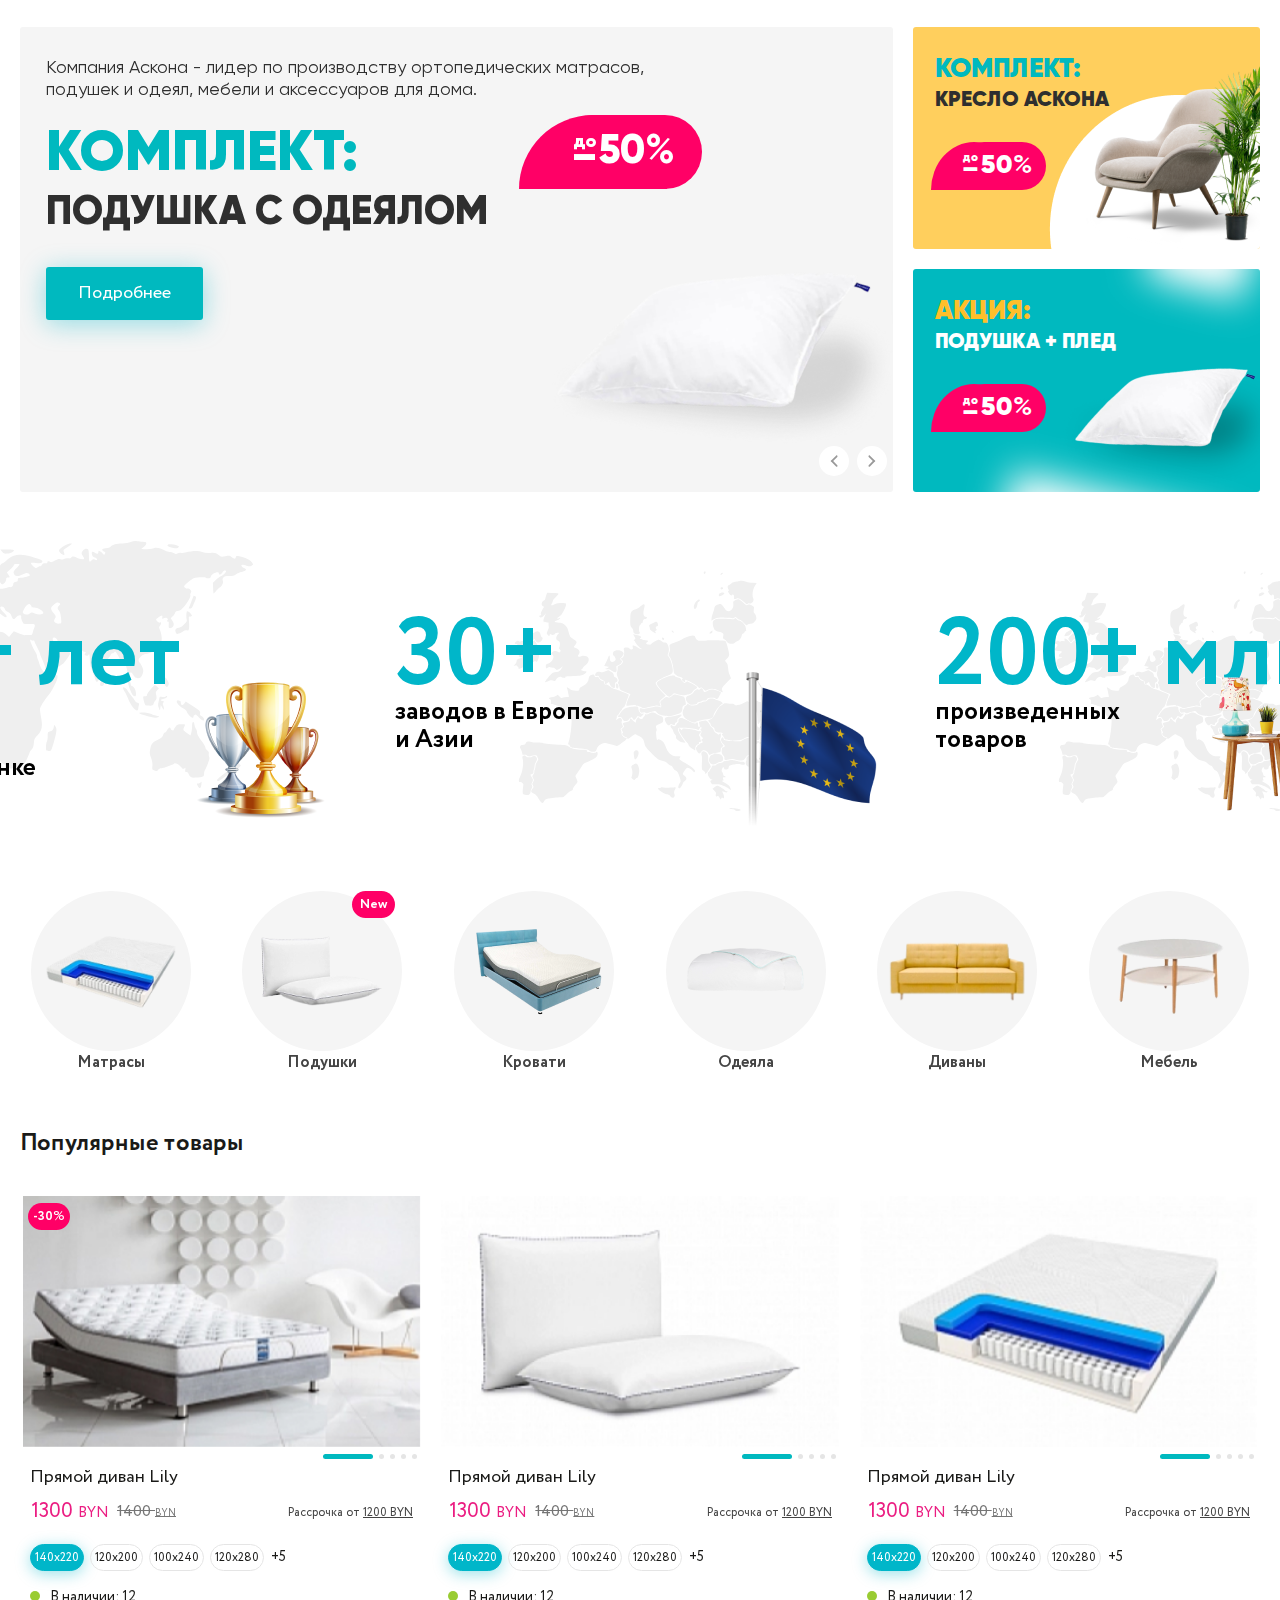
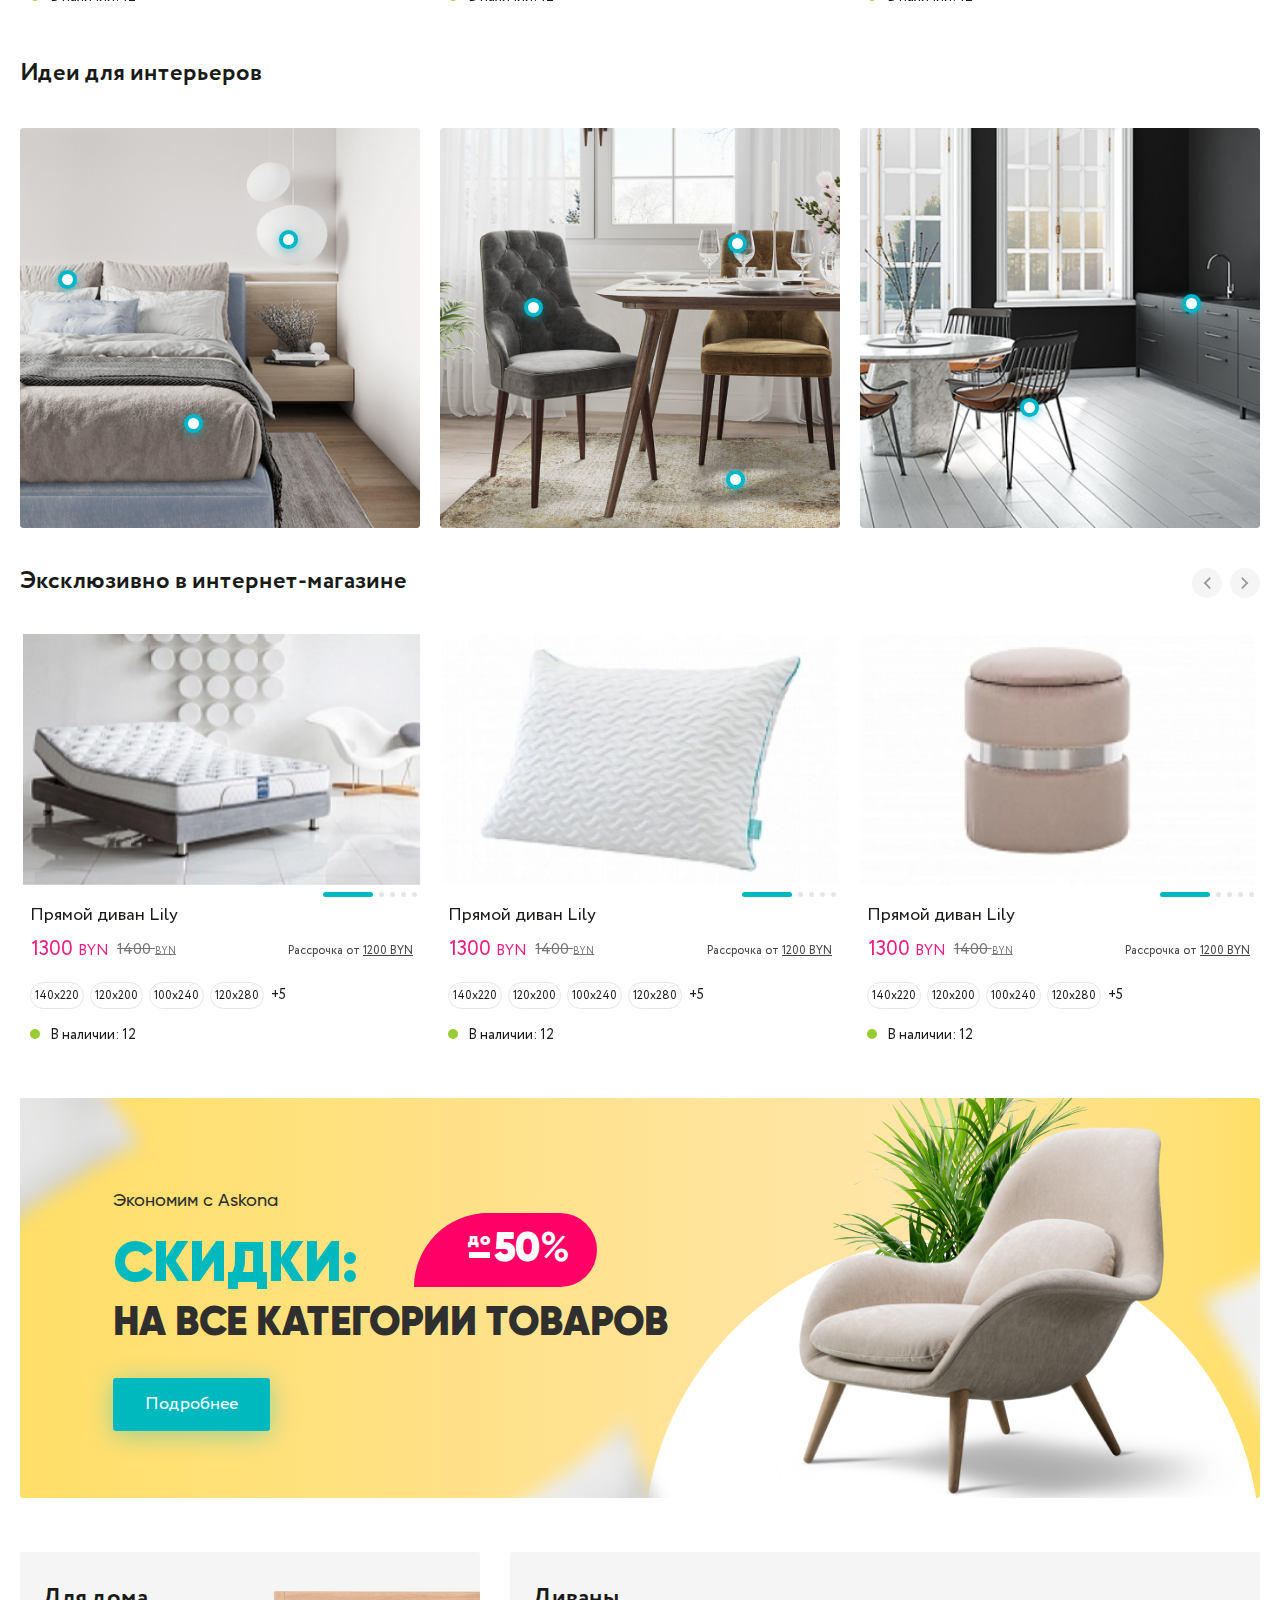
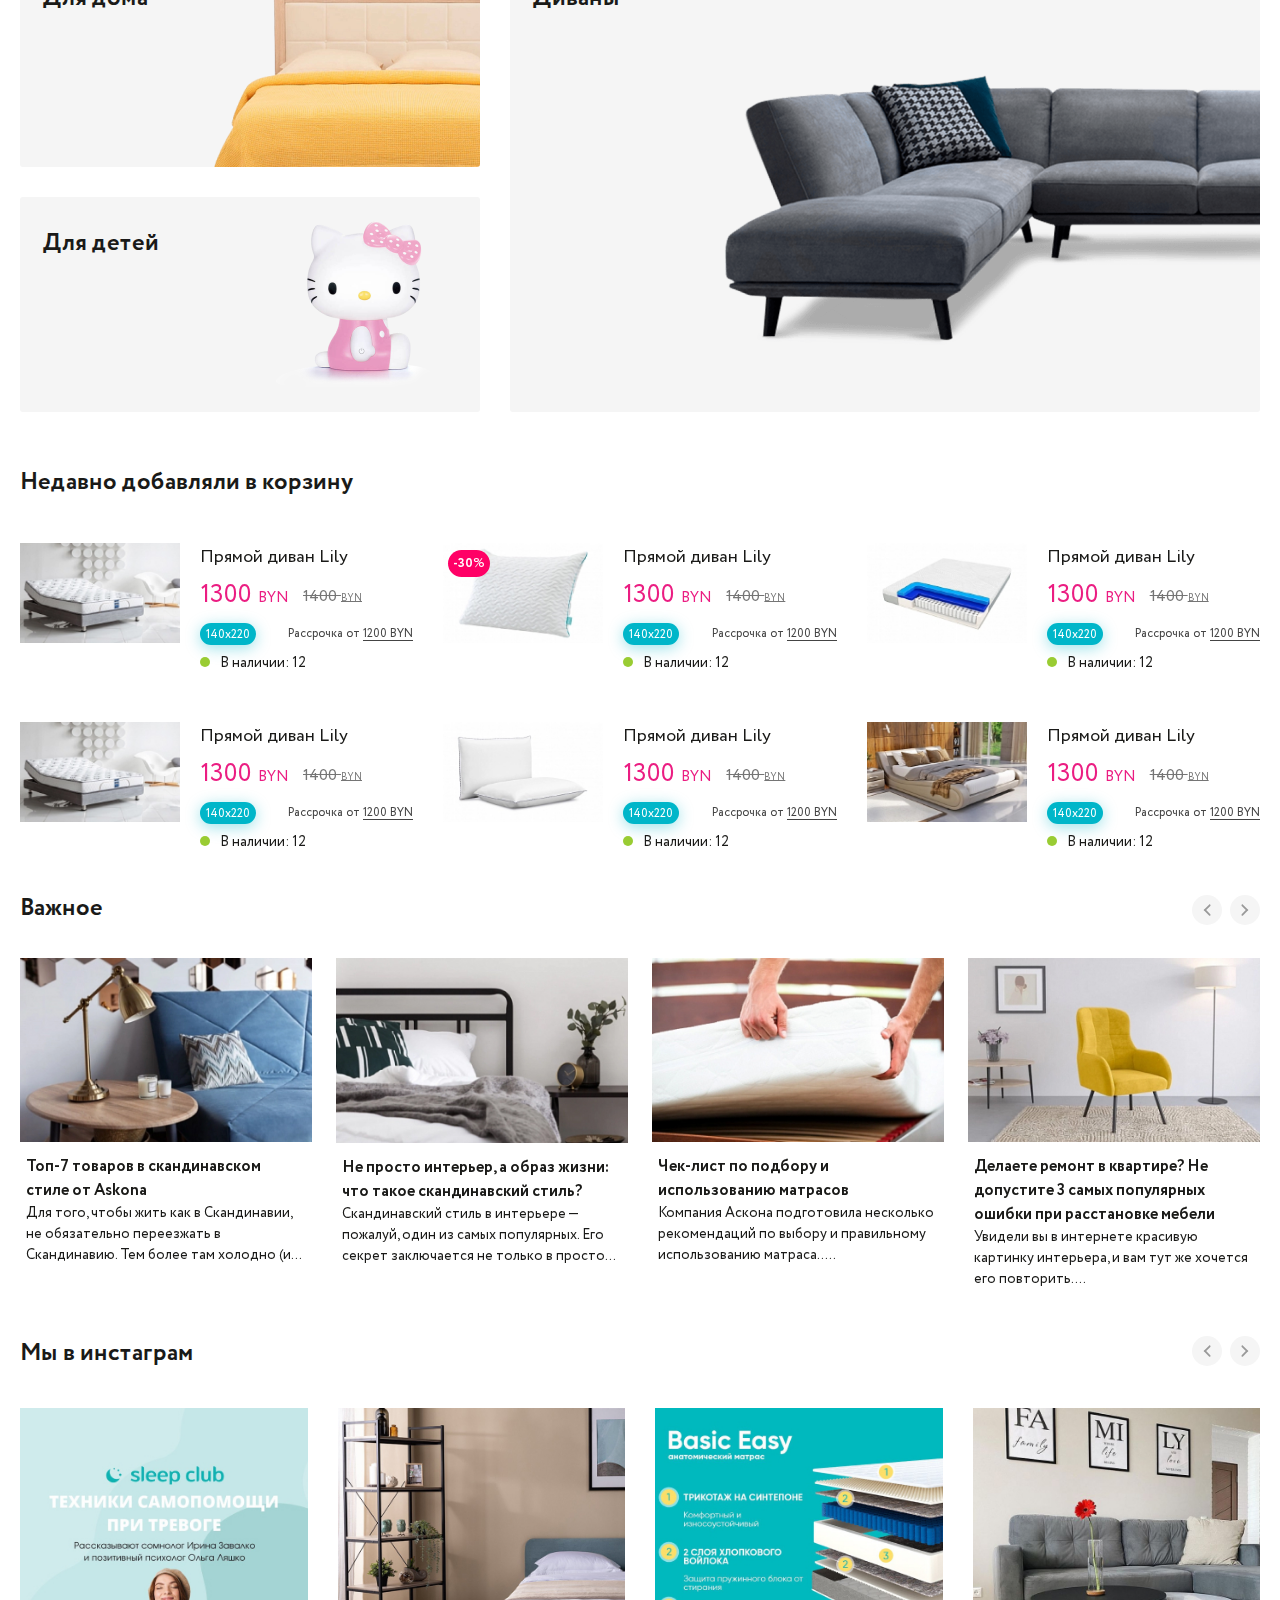
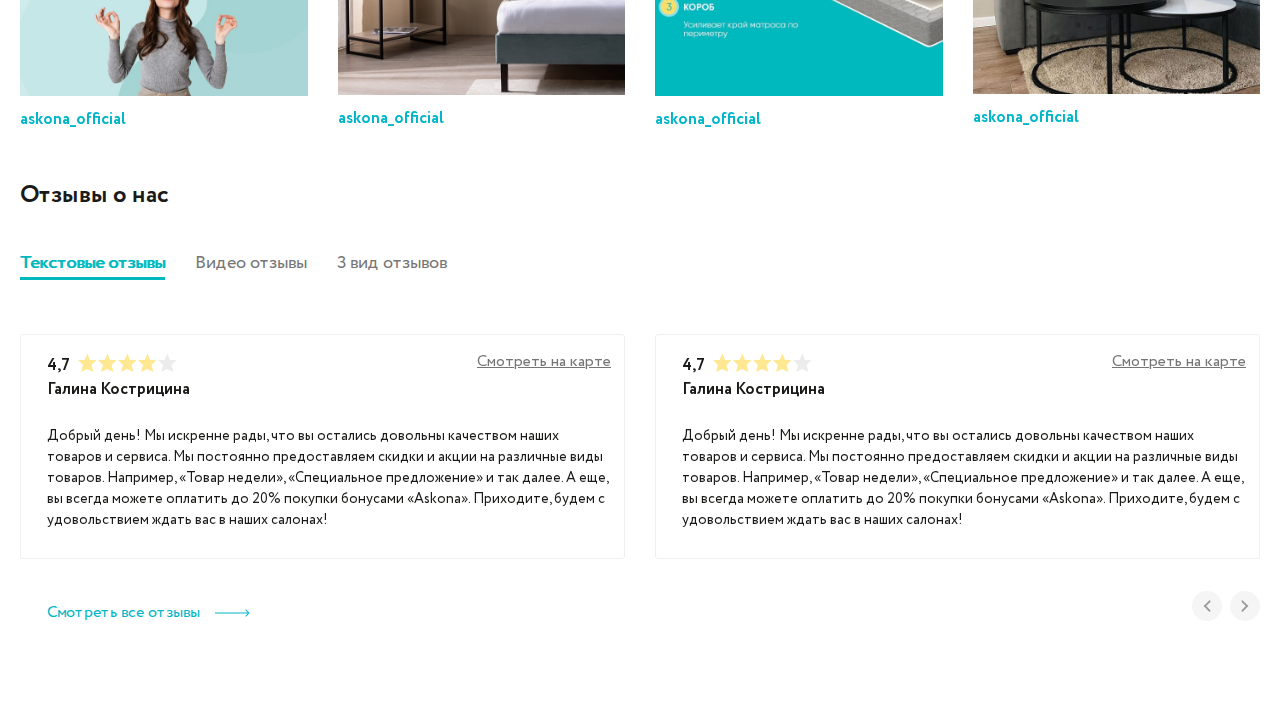
<file: main.html>
<!DOCTYPE html>
<html lang="ru">
  <head>
    <meta charset="utf-8">
    <title>Title your site</title>
    <meta content="width=device-width, initial-scale=1" name="viewport">
    <meta content="ie=edge" http-equiv="x-ua-compatible">
    <link rel="shortcut icon" href="/img/favicon.ico" type="image/x-icon">
    <link rel="stylesheet" href="css/splide.min.css">
    <link rel="stylesheet" href="css/tom-select.css">
    <link rel="stylesheet" href="css/nouislider.css">
    <link rel="stylesheet" href="css/simplebar.css">
    <link rel="stylesheet" href="css/new-style.css">
    <link rel="stylesheet" href="css/text-page.css">
    <link rel="stylesheet" href="css/main.css">
  </head>
  <body>
    <div id="overlay"></div>
    <main id="main">
      <div class="main-container" style="padding-top: 27px;">
        <div class="banner-grid"> 
          <div class="banner-grid__item-lg">
            <div class="banner-slider">
              <div class="splide__arrows">
                <div class="splide__arrow splide__arrow--prev">
                  <svg class="icon icon--main-angle-right">
                    <use href="img/sprite.svg#main-angle-right"></use>
                  </svg>
                </div>
                <div class="splide__arrow splide__arrow--next">
                  <svg class="icon icon--main-angle-right">
                    <use href="img/sprite.svg#main-angle-right"></use>
                  </svg>
                </div>
              </div>
              <div class="splide__track">
                <div class="splide__list">
                  <div class="splide__slide bn bn--color-1">
                    <div class="bn-body">
                      <div class="bn-slogan"> 
                        <p>Компания Аскона  - лидер по производству ортопедических матрасов, подушек и одеял, мебели и аксессуаров для дома. </p>
                      </div>
                      <div class="bn-inner">
                        <div class="bn-title bn-title--lg"> 
                          <div class="bn-title__row bn-title__color-1">Комплект:</div>Подушка с одеялом
                        </div>
                        <div class="discount discount--lg">
                          <div class="discount__pins"> <span>до</span><span>-</span></div>
                          <div class="discount__number">50<span>%</span></div>
                        </div>
                      </div><a class="button-banner" href="#">Подробнее </a>
                    </div>
                    <div class="bn-img"><img src="img/new-pages-img/pillow.png" alt=""></div>
                  </div>
                </div>
              </div>
            </div>
          </div>
          <div class="banner-grid__item"> <a class="sale-banner sale-banner--color-1" href="#">
              <div class="bn-title">
                <div class="bn-title__row bn-title__color-1">Комплект:</div>Кресло Аскона
              </div>
              <div class="discount">
                <div class="discount__pins"> <span>до</span><span>-</span></div>
                <div class="discount__number">50<span>%</span></div>
              </div>
              <div class="sale-banner__img"> <img src="img/new-pages-img/chair.png" alt=""></div></a></div>
          <div class="banner-grid__item"> <a class="sale-banner sale-banner--color-2 sale-banner--effects" href="#">
              <div class="bn-title">
                <div class="bn-title__row bn-title__color-2">Акция:</div>Подушка + плед 
              </div>
              <div class="discount">
                <div class="discount__pins"> <span>до</span><span>-</span></div>
                <div class="discount__number">50<span>%</span></div>
              </div>
              <div class="sale-banner__img"> <img src="img/new-pages-img/pillow-sm.png" alt=""></div></a></div>
        </div>
        <div class="achievement-slider">
          <div class="splide__track">
            <div class="splide__list">
              <div class="splide__slide"> 
                <div class="achievement__bg"> <img src="img/achievement/europe.svg" alt=""></div>
                <div class="achievement__inner">
                  <div class="achievement__number"><span class="achievement__digit achievement__digit-2" data-digits-counter>30</span>+</div>
                  <div class="achievement__text">заводов в Европе и Азии</div>
                </div>
                <div class="achievement__img"> <img src="img/achievement/flag.png" alt=""></div>
              </div>
              <div class="splide__slide"> 
                <div class="achievement__bg"> <img src="img/achievement/europe.svg" alt=""></div>
                <div class="achievement__inner">
                  <div class="achievement__number"><span class="achievement__digit achievement__digit-3" data-digits-counter>200</span>+ млн</div>
                  <div class="achievement__text">произведенных товаров</div>
                </div>
                <div class="achievement__img"> <img src="img/achievement/chair.png" alt=""></div>
              </div>
              <div class="splide__slide"> 
                <div class="achievement__bg"> <img src="img/achievement/planet.svg" alt=""></div>
                <div class="achievement__inner">
                  <div class="achievement__number"><span class="achievement__digit achievement__digit-2" data-digits-counter>80</span>+ лет</div>
                  <div class="achievement__text">успешной работы на мировом рынке </div>
                </div>
                <div class="achievement__img"> <img src="img/achievement/cup.png" alt=""></div>
              </div>
            </div>
          </div>
        </div>
        <div class="main-categories"> 
          <div class="splide__track">
            <div class="splide__list">
              <div class="splide__slide"> <a class="main-categories__link" href="#">
                  <div class="main-categories__img"> <img src="img/new-pages-img/categories/categories-1.png" alt=""></div>
                  <div class="main-categories__name"> Матрасы</div></a></div>
              <div class="splide__slide"><a class="main-categories__link" href="#">
                  <div class="main-categories__img"> 
                    <div class="main-categories__badge">New</div><img src="img/new-pages-img/categories/categories-2.png" alt="">
                  </div>
                  <div class="main-categories__name"> Подушки</div></a></div>
              <div class="splide__slide"> <a class="main-categories__link" href="#">
                  <div class="main-categories__img"> <img src="img/new-pages-img/categories/categories-3.png" alt=""></div>
                  <div class="main-categories__name"> Кровати</div></a></div>
              <div class="splide__slide"> <a class="main-categories__link" href="#">
                  <div class="main-categories__img"> <img src="img/new-pages-img/categories/categories-4.png" alt=""></div>
                  <div class="main-categories__name"> Одеяла</div></a></div>
              <div class="splide__slide"> <a class="main-categories__link" href="#">
                  <div class="main-categories__img"> <img src="img/new-pages-img/categories/categories-5.png" alt=""></div>
                  <div class="main-categories__name"> Диваны</div></a></div>
              <div class="splide__slide"><a class="main-categories__link" href="#">
                  <div class="main-categories__img"> <img src="img/new-pages-img/categories/categories-6.png" alt=""></div>
                  <div class="main-categories__name"> Мебель</div></a></div>
            </div>
          </div>
        </div>
        <h3 class="title-sm">Популярные товары</h3>
        <div class="product-list">
          <div class="splide__track">
            <div class="splide__list">
              <div class="product-list__item splide__slide"> 
                <div class="product-card">
                  <div class="product-card-slider">
                    <div class="product-card__badge product-card__badge-left product-card__badge-top">
                      <div class="product-badge product-badge--rose">-30<span>%</span></div>
                    </div>
                    <div class="splide__track">
                      <div class="splide__list"><a class="splide__slide" href="#"><img src="img/new-pages-img/product-card/product-card-1.jpg" alt=""></a><a class="splide__slide" href="#"><img src="img/new-pages-img/product-card/product-card-2.jpg" alt=""></a><a class="splide__slide" href="#"><img src="img/new-pages-img/product-card/product-card-1.jpg" alt=""></a><a class="splide__slide" href="#"><img src="img/new-pages-img/product-card/product-card-2.jpg" alt=""></a><a class="splide__slide" href="#"><img src="img/new-pages-img/product-card/product-card-1.jpg" alt=""></a></div>
                    </div>
                  </div>
                  <div class="product-card__body"><a class="card__name" href="#">Прямой диван Lily</a>
                    <div class="price-row">
                      <div class="price price-sm">
                        <div class="price__number"><span class="price__label"></span>1300 <span class="price__number-currency">BYN</span></div>
                        <div class="price__old">1400 <span class="price__old-currency">BYN</span></div>
                      </div>
                      <div class="price-row__right">
                        <div class="installments installments-sm">Рассрочка от <a class="installments__link" href="#">1200 BYN</a></div>
                      </div>
                    </div>
                    <div class="product-card__size">
                      <div class="size-checkbox size-checkbox-sm">
                        <input class="size-checkbox__input" id="size-1-1" type="radio" name="size-1" checked="">
                        <label class="size-checkbox__label" for="size-1-1">140х220</label>
                      </div>
                      <div class="size-checkbox size-checkbox-sm">
                        <input class="size-checkbox__input" id="size-1-2" type="radio" name="size-1">
                        <label class="size-checkbox__label" for="size-1-2">120х200</label>
                      </div>
                      <div class="size-checkbox size-checkbox-sm">
                        <input class="size-checkbox__input" id="size-1-3" type="radio" name="size-1">
                        <label class="size-checkbox__label" for="size-1-3">100х240</label>
                      </div>
                      <div class="size-checkbox size-checkbox-sm">
                        <input class="size-checkbox__input" id="size-1-4" type="radio" name="size-1">
                        <label class="size-checkbox__label" for="size-1-4">120х280</label>
                      </div><a class="card__row-more" href="#">+5</a>
                    </div>
                    <div class="card__availability">
                      <div class="availability-ico availability-ico--green"></div>В наличии: 12
                    </div>
                    <div class="product-card__hover"> <a class="btn btn-primary btn-card-block" href="#">В корзину</a></div>
                  </div>
                </div>
              </div>
              <div class="product-list__item splide__slide"> 
                <div class="product-card">
                  <div class="product-card-slider">
                    <div class="splide__track">
                      <div class="splide__list"><a class="splide__slide" href="#"><img src="img/new-pages-img/product-card/product-card-2.jpg" alt=""></a><a class="splide__slide" href="#"><img src="img/new-pages-img/product-card/product-card-1.jpg" alt=""></a><a class="splide__slide" href="#"><img src="img/new-pages-img/product-card/product-card-1.jpg" alt=""></a><a class="splide__slide" href="#"><img src="img/new-pages-img/product-card/product-card-2.jpg" alt=""></a><a class="splide__slide" href="#"><img src="img/new-pages-img/product-card/product-card-1.jpg" alt=""></a></div>
                    </div>
                  </div>
                  <div class="product-card__body"><a class="card__name" href="#">Прямой диван Lily</a>
                    <div class="price-row">
                      <div class="price price-sm">
                        <div class="price__number"><span class="price__label"></span>1300 <span class="price__number-currency">BYN</span></div>
                        <div class="price__old">1400 <span class="price__old-currency">BYN</span></div>
                      </div>
                      <div class="price-row__right">
                        <div class="installments installments-sm">Рассрочка от <a class="installments__link" href="#">1200 BYN</a></div>
                      </div>
                    </div>
                    <div class="product-card__size">
                      <div class="size-checkbox size-checkbox-sm">
                        <input class="size-checkbox__input" id="size-2-1" type="radio" name="size-2" checked="">
                        <label class="size-checkbox__label" for="size-2-1">140х220</label>
                      </div>
                      <div class="size-checkbox size-checkbox-sm">
                        <input class="size-checkbox__input" id="size-2-2" type="radio" name="size-2">
                        <label class="size-checkbox__label" for="size-2-2">120х200</label>
                      </div>
                      <div class="size-checkbox size-checkbox-sm">
                        <input class="size-checkbox__input" id="size-2-3" type="radio" name="size-2">
                        <label class="size-checkbox__label" for="size-2-3">100х240</label>
                      </div>
                      <div class="size-checkbox size-checkbox-sm">
                        <input class="size-checkbox__input" id="size-2-4" type="radio" name="size-2">
                        <label class="size-checkbox__label" for="size-2-4">120х280</label>
                      </div><a class="card__row-more" href="#">+5</a>
                    </div>
                    <div class="card__availability">
                      <div class="availability-ico availability-ico--green"></div>В наличии: 12
                    </div>
                    <div class="product-card__hover"> <a class="btn btn-primary btn-card-block" href="#">В корзину</a></div>
                  </div>
                </div>
              </div>
              <div class="product-list__item splide__slide"> 
                <div class="product-card">
                  <div class="product-card-slider">
                    <div class="splide__track">
                      <div class="splide__list"><a class="splide__slide" href="#"><img src="img/new-pages-img/product-card/product-card-3.jpg" alt=""></a><a class="splide__slide" href="#"><img src="img/new-pages-img/product-card/product-card-1.jpg" alt=""></a><a class="splide__slide" href="#"><img src="img/new-pages-img/product-card/product-card-1.jpg" alt=""></a><a class="splide__slide" href="#"><img src="img/new-pages-img/product-card/product-card-2.jpg" alt=""></a><a class="splide__slide" href="#"><img src="img/new-pages-img/product-card/product-card-1.jpg" alt=""></a></div>
                    </div>
                  </div>
                  <div class="product-card__body"><a class="card__name" href="#">Прямой диван Lily</a>
                    <div class="price-row">
                      <div class="price price-sm">
                        <div class="price__number"><span class="price__label"></span>1300 <span class="price__number-currency">BYN</span></div>
                        <div class="price__old">1400 <span class="price__old-currency">BYN</span></div>
                      </div>
                      <div class="price-row__right">
                        <div class="installments installments-sm">Рассрочка от <a class="installments__link" href="#">1200 BYN</a></div>
                      </div>
                    </div>
                    <div class="product-card__size">
                      <div class="size-checkbox size-checkbox-sm">
                        <input class="size-checkbox__input" id="size-3-1" type="radio" name="size-3" checked="">
                        <label class="size-checkbox__label" for="size-3-1">140х220</label>
                      </div>
                      <div class="size-checkbox size-checkbox-sm">
                        <input class="size-checkbox__input" id="size-3-2" type="radio" name="size-3">
                        <label class="size-checkbox__label" for="size-3-2">120х200</label>
                      </div>
                      <div class="size-checkbox size-checkbox-sm">
                        <input class="size-checkbox__input" id="size-3-3" type="radio" name="size-3">
                        <label class="size-checkbox__label" for="size-3-3">100х240</label>
                      </div>
                      <div class="size-checkbox size-checkbox-sm">
                        <input class="size-checkbox__input" id="size-3-4" type="radio" name="size-3">
                        <label class="size-checkbox__label" for="size-3-4">120х280</label>
                      </div><a class="card__row-more" href="#">+5</a>
                    </div>
                    <div class="card__availability">
                      <div class="availability-ico availability-ico--green"></div>В наличии: 12
                    </div>
                    <div class="product-card__hover"> <a class="btn btn-primary btn-card-block" href="#">В корзину</a></div>
                  </div>
                </div>
              </div>
              <div class="product-list__item splide__slide"> 
                <div class="product-card">
                  <div class="product-card-slider">
                    <div class="splide__track">
                      <div class="splide__list"><a class="splide__slide" href="#"><img src="img/new-pages-img/product-card/product-card-4.jpg" alt=""></a><a class="splide__slide" href="#"><img src="img/new-pages-img/product-card/product-card-1.jpg" alt=""></a><a class="splide__slide" href="#"><img src="img/new-pages-img/product-card/product-card-1.jpg" alt=""></a><a class="splide__slide" href="#"><img src="img/new-pages-img/product-card/product-card-2.jpg" alt=""></a><a class="splide__slide" href="#"><img src="img/new-pages-img/product-card/product-card-1.jpg" alt=""></a></div>
                    </div>
                  </div>
                  <div class="product-card__body"><a class="card__name" href="#">Прямой диван Lily</a>
                    <div class="price-row">
                      <div class="price price-sm">
                        <div class="price__number"><span class="price__label"></span>1300 <span class="price__number-currency">BYN</span></div>
                        <div class="price__old">1400 <span class="price__old-currency">BYN</span></div>
                      </div>
                      <div class="price-row__right">
                        <div class="installments installments-sm">Рассрочка от <a class="installments__link" href="#">1200 BYN</a></div>
                      </div>
                    </div>
                    <div class="product-card__size">
                      <div class="size-checkbox size-checkbox-sm">
                        <input class="size-checkbox__input" id="size-4-1" type="radio" name="size-4" checked="">
                        <label class="size-checkbox__label" for="size-4-1">140х220</label>
                      </div>
                      <div class="size-checkbox size-checkbox-sm">
                        <input class="size-checkbox__input" id="size-4-2" type="radio" name="size-4">
                        <label class="size-checkbox__label" for="size-4-2">120х200</label>
                      </div>
                      <div class="size-checkbox size-checkbox-sm">
                        <input class="size-checkbox__input" id="size-4-3" type="radio" name="size-4">
                        <label class="size-checkbox__label" for="size-4-3">100х240</label>
                      </div>
                      <div class="size-checkbox size-checkbox-sm">
                        <input class="size-checkbox__input" id="size-4-4" type="radio" name="size-4">
                        <label class="size-checkbox__label" for="size-4-4">120х280</label>
                      </div><a class="card__row-more" href="#">+5</a>
                    </div>
                    <div class="card__availability">
                      <div class="availability-ico availability-ico--green"></div>В наличии: 12
                    </div>
                    <div class="product-card__hover"> <a class="btn btn-primary btn-card-block" href="#">В корзину</a></div>
                  </div>
                </div>
              </div>
            </div>
          </div>
        </div>
        <h3 class="title-sm mb-39">Идеи для интерьеров</h3>
        <div class="previwe"> 
          <div class="previwe__item"> 
            <div class="previwe__img"><img src="img/new-pages-img/product-previwe/product-previwe-1.jpg" alt=""></div>
            <div class="point-block point-block--right point-block--1">
              <div class="point"></div>
              <div class="point-dropdown"> 
                <div class="point-dropdown__inner"><a class="card__name" href="#">Лампа Lily</a>
                  <div class="card__availability">
                    <div class="availability-ico availability-ico--green"></div>В наличии: 12
                  </div>
                  <div class="price price-sm">
                    <div class="price__number"><span class="price__label"></span>1300 <span class="price__number-currency">BYN</span></div>
                    <div class="price__old">1400 <span class="price__old-currency">BYN</span></div>
                  </div><a class="btn btn-primary point-btn" href="#">Перейти к товару </a>
                  <div class="point-callback"> 
                    <input class="callback-input" type="text" placeholder="+375 (__) ___-__-__"><a class="btn btn-callback" href="#">
                      <svg class="icon icon--phone">
                        <use href="img/sprite.svg#phone"> </use>
                      </svg>Перезвоните мне</a>
                  </div>
                </div>
              </div>
            </div>
            <div class="point-block point-block--2">
              <div class="point"></div>
              <div class="point-dropdown"> 
                <div class="point-dropdown__inner"><a class="card__name" href="#">Диван Lily</a>
                  <div class="card__availability">
                    <div class="availability-ico availability-ico--green"></div>В наличии: 12
                  </div>
                  <div class="price price-sm">
                    <div class="price__number"><span class="price__label"></span>1300 <span class="price__number-currency">BYN</span></div>
                    <div class="price__old">1400 <span class="price__old-currency">BYN</span></div>
                  </div><a class="btn btn-primary point-btn" href="#">Перейти к товару </a>
                  <div class="point-callback"> 
                    <input class="callback-input" type="text" placeholder="+375 (__) ___-__-__"><a class="btn btn-callback" href="#">
                      <svg class="icon icon--phone">
                        <use href="img/sprite.svg#phone"> </use>
                      </svg>Перезвоните мне</a>
                  </div>
                </div>
              </div>
            </div>
            <div class="point-block point-block--center point-block--3">
              <div class="point"></div>
              <div class="point-dropdown"> 
                <div class="point-dropdown__inner"><a class="card__name" href="#">Лампа Lily</a>
                  <div class="card__availability">
                    <div class="availability-ico availability-ico--green"></div>В наличии: 12
                  </div>
                  <div class="price price-sm">
                    <div class="price__number"><span class="price__label"></span>1300 <span class="price__number-currency">BYN</span></div>
                    <div class="price__old">1400 <span class="price__old-currency">BYN</span></div>
                  </div><a class="btn btn-primary point-btn" href="#">Перейти к товару </a>
                  <div class="point-callback"> 
                    <input class="callback-input" type="text" placeholder="+375 (__) ___-__-__"><a class="btn btn-callback" href="#">
                      <svg class="icon icon--phone">
                        <use href="img/sprite.svg#phone"> </use>
                      </svg>Перезвоните мне</a>
                  </div>
                </div>
              </div>
            </div>
          </div>
          <div class="previwe__item"> 
            <div class="previwe__img"><img src="img/new-pages-img/product-previwe/product-previwe-2.jpg" alt=""></div>
            <div class="point-block point-block--right point-block--4">
              <div class="point"></div>
              <div class="point-dropdown"> 
                <div class="point-dropdown__inner"><a class="card__name" href="#">Лампа Lily</a>
                  <div class="card__availability">
                    <div class="availability-ico availability-ico--green"></div>В наличии: 12
                  </div>
                  <div class="price price-sm">
                    <div class="price__number"><span class="price__label"></span>1300 <span class="price__number-currency">BYN</span></div>
                    <div class="price__old">1400 <span class="price__old-currency">BYN</span></div>
                  </div><a class="btn btn-primary point-btn" href="#">Перейти к товару </a>
                  <div class="point-callback"> 
                    <input class="callback-input" type="text" placeholder="+375 (__) ___-__-__"><a class="btn btn-callback" href="#">
                      <svg class="icon icon--phone">
                        <use href="img/sprite.svg#phone"> </use>
                      </svg>Перезвоните мне</a>
                  </div>
                </div>
              </div>
            </div>
            <div class="point-block point-block--5">
              <div class="point"></div>
              <div class="point-dropdown"> 
                <div class="point-dropdown__inner"><a class="card__name" href="#">Диван Lily</a>
                  <div class="card__availability">
                    <div class="availability-ico availability-ico--green"></div>В наличии: 12
                  </div>
                  <div class="price price-sm">
                    <div class="price__number"><span class="price__label"></span>1300 <span class="price__number-currency">BYN</span></div>
                    <div class="price__old">1400 <span class="price__old-currency">BYN</span></div>
                  </div><a class="btn btn-primary point-btn" href="#">Перейти к товару </a>
                  <div class="point-callback"> 
                    <input class="callback-input" type="text" placeholder="+375 (__) ___-__-__"><a class="btn btn-callback" href="#">
                      <svg class="icon icon--phone">
                        <use href="img/sprite.svg#phone"> </use>
                      </svg>Перезвоните мне</a>
                  </div>
                </div>
              </div>
            </div>
            <div class="point-block point-block--right point-block--6">
              <div class="point"></div>
              <div class="point-dropdown"> 
                <div class="point-dropdown__inner"><a class="card__name" href="#">Лампа Lily</a>
                  <div class="card__availability">
                    <div class="availability-ico availability-ico--green"></div>В наличии: 12
                  </div>
                  <div class="price price-sm">
                    <div class="price__number"><span class="price__label"></span>1300 <span class="price__number-currency">BYN</span></div>
                    <div class="price__old">1400 <span class="price__old-currency">BYN</span></div>
                  </div><a class="btn btn-primary point-btn" href="#">Перейти к товару </a>
                  <div class="point-callback"> 
                    <input class="callback-input" type="text" placeholder="+375 (__) ___-__-__"><a class="btn btn-callback" href="#">
                      <svg class="icon icon--phone">
                        <use href="img/sprite.svg#phone"> </use>
                      </svg>Перезвоните мне</a>
                  </div>
                </div>
              </div>
            </div>
          </div>
          <div class="previwe__item"> 
            <div class="previwe__img"><img src="img/new-pages-img/product-previwe/product-previwe-3.jpg" alt=""></div>
            <div class="point-block point-block--right point-block--7">
              <div class="point"></div>
              <div class="point-dropdown"> 
                <div class="point-dropdown__inner"><a class="card__name" href="#">Лампа Lily</a>
                  <div class="card__availability">
                    <div class="availability-ico availability-ico--green"></div>В наличии: 12
                  </div>
                  <div class="price price-sm">
                    <div class="price__number"><span class="price__label"></span>1300 <span class="price__number-currency">BYN</span></div>
                    <div class="price__old">1400 <span class="price__old-currency">BYN</span></div>
                  </div><a class="btn btn-primary point-btn" href="#">Перейти к товару </a>
                  <div class="point-callback"> 
                    <input class="callback-input" type="text" placeholder="+375 (__) ___-__-__"><a class="btn btn-callback" href="#">
                      <svg class="icon icon--phone">
                        <use href="img/sprite.svg#phone"> </use>
                      </svg>Перезвоните мне</a>
                  </div>
                </div>
              </div>
            </div>
            <div class="point-block point-block--center point-block--8">
              <div class="point"></div>
              <div class="point-dropdown"> 
                <div class="point-dropdown__inner"><a class="card__name" href="#">Диван Lily</a>
                  <div class="card__availability">
                    <div class="availability-ico availability-ico--green"></div>В наличии: 12
                  </div>
                  <div class="price price-sm">
                    <div class="price__number"><span class="price__label"></span>1300 <span class="price__number-currency">BYN</span></div>
                    <div class="price__old">1400 <span class="price__old-currency">BYN</span></div>
                  </div><a class="btn btn-primary point-btn" href="#">Перейти к товару </a>
                  <div class="point-callback"> 
                    <input class="callback-input" type="text" placeholder="+375 (__) ___-__-__"><a class="btn btn-callback" href="#">
                      <svg class="icon icon--phone">
                        <use href="img/sprite.svg#phone"> </use>
                      </svg>Перезвоните мне</a>
                  </div>
                </div>
              </div>
            </div>
          </div>
        </div>
        <h3 class="title-sm slider-title">Эксклюзивно в <span>интернет-магазине</span></h3>
        <div class="main-product-slider"> 
          <div class="splide__arrows">
            <div class="splide__arrow splide__arrow--prev">
              <svg class="icon icon--main-angle-right">
                <use href="img/sprite.svg#main-angle-right"></use>
              </svg>
            </div>
            <div class="splide__arrow splide__arrow--next">
              <svg class="icon icon--main-angle-right">
                <use href="img/sprite.svg#main-angle-right"></use>
              </svg>
            </div>
          </div>
          <div class="splide__track">
            <div class="splide__list">
              <div class="splide__slide">
                <div class="product-card">
                  <div class="product-card-slider">
                    <div class="splide__track">
                      <div class="splide__list"><a class="splide__slide" href="#"><img src="img/new-pages-img/product-card/product-card-5.jpg" alt=""></a><a class="splide__slide" href="#"><img src="img/new-pages-img/product-card/product-card-4.jpg" alt=""></a><a class="splide__slide" href="#"><img src="img/new-pages-img/product-card/product-card-3.jpg" alt=""></a><a class="splide__slide" href="#"><img src="img/new-pages-img/product-card/product-card-2.jpg" alt=""></a><a class="splide__slide" href="#"><img src="img/new-pages-img/product-card/product-card-1.jpg" alt=""></a></div>
                    </div>
                  </div>
                  <div class="product-card__body"><a class="card__name" href="#">Прямой диван Lily</a>
                    <div class="price-row">
                      <div class="price price-sm">
                        <div class="price__number"><span class="price__label"></span>1300 <span class="price__number-currency">BYN</span></div>
                        <div class="price__old">1400 <span class="price__old-currency">BYN</span></div>
                      </div>
                      <div class="price-row__right">
                        <div class="installments installments-sm">Рассрочка от <a class="installments__link" href="#">1200 BYN</a></div>
                      </div>
                    </div>
                    <div class="product-card__size">
                      <div class="size-checkbox size-checkbox-sm">
                        <input class="size-checkbox__input" id="size-4-1" type="radio" name="size-4" checked="">
                        <label class="size-checkbox__label" for="size-4-1">140х220</label>
                      </div>
                      <div class="size-checkbox size-checkbox-sm">
                        <input class="size-checkbox__input" id="size-4-2" type="radio" name="size-4">
                        <label class="size-checkbox__label" for="size-4-2">120х200</label>
                      </div>
                      <div class="size-checkbox size-checkbox-sm">
                        <input class="size-checkbox__input" id="size-4-3" type="radio" name="size-4">
                        <label class="size-checkbox__label" for="size-4-3">100х240</label>
                      </div>
                      <div class="size-checkbox size-checkbox-sm">
                        <input class="size-checkbox__input" id="size-4-4" type="radio" name="size-4">
                        <label class="size-checkbox__label" for="size-4-4">120х280</label>
                      </div><a class="card__row-more" href="#">+5</a>
                    </div>
                    <div class="card__availability">
                      <div class="availability-ico availability-ico--green"></div>В наличии: 12
                    </div>
                    <div class="product-card__hover"> <a class="btn btn-primary btn-card-block" href="#">В корзину</a></div>
                  </div>
                </div>
              </div>
              <div class="splide__slide">   
                <div class="product-card">
                  <div class="product-card-slider">
                    <div class="splide__track">
                      <div class="splide__list"><a class="splide__slide" href="#"><img src="img/new-pages-img/product-card/product-card-6.jpg" alt=""></a><a class="splide__slide" href="#"><img src="img/new-pages-img/product-card/product-card-1.jpg" alt=""></a><a class="splide__slide" href="#"><img src="img/new-pages-img/product-card/product-card-3.jpg" alt=""></a><a class="splide__slide" href="#"><img src="img/new-pages-img/product-card/product-card-2.jpg" alt=""></a><a class="splide__slide" href="#"><img src="img/new-pages-img/product-card/product-card-1.jpg" alt=""></a></div>
                    </div>
                  </div>
                  <div class="product-card__body"><a class="card__name" href="#">Прямой диван Lily</a>
                    <div class="price-row">
                      <div class="price price-sm">
                        <div class="price__number"><span class="price__label"></span>1300 <span class="price__number-currency">BYN</span></div>
                        <div class="price__old">1400 <span class="price__old-currency">BYN</span></div>
                      </div>
                      <div class="price-row__right">
                        <div class="installments installments-sm">Рассрочка от <a class="installments__link" href="#">1200 BYN</a></div>
                      </div>
                    </div>
                    <div class="product-card__size">
                      <div class="size-checkbox size-checkbox-sm">
                        <input class="size-checkbox__input" id="size-4-1" type="radio" name="size-4" checked="">
                        <label class="size-checkbox__label" for="size-4-1">140х220</label>
                      </div>
                      <div class="size-checkbox size-checkbox-sm">
                        <input class="size-checkbox__input" id="size-4-2" type="radio" name="size-4">
                        <label class="size-checkbox__label" for="size-4-2">120х200</label>
                      </div>
                      <div class="size-checkbox size-checkbox-sm">
                        <input class="size-checkbox__input" id="size-4-3" type="radio" name="size-4">
                        <label class="size-checkbox__label" for="size-4-3">100х240</label>
                      </div>
                      <div class="size-checkbox size-checkbox-sm">
                        <input class="size-checkbox__input" id="size-4-4" type="radio" name="size-4">
                        <label class="size-checkbox__label" for="size-4-4">120х280</label>
                      </div><a class="card__row-more" href="#">+5</a>
                    </div>
                    <div class="card__availability">
                      <div class="availability-ico availability-ico--green"></div>В наличии: 12
                    </div>
                    <div class="product-card__hover"> <a class="btn btn-primary btn-card-block" href="#">В корзину</a></div>
                  </div>
                </div>
              </div>
              <div class="splide__slide">   
                <div class="product-card">
                  <div class="product-card-slider">
                    <div class="splide__track">
                      <div class="splide__list"><a class="splide__slide" href="#"><img src="img/new-pages-img/product-card/product-card-7.jpg" alt=""></a><a class="splide__slide" href="#"><img src="img/new-pages-img/product-card/product-card-1.jpg" alt=""></a><a class="splide__slide" href="#"><img src="img/new-pages-img/product-card/product-card-3.jpg" alt=""></a><a class="splide__slide" href="#"><img src="img/new-pages-img/product-card/product-card-2.jpg" alt=""></a><a class="splide__slide" href="#"><img src="img/new-pages-img/product-card/product-card-1.jpg" alt=""></a></div>
                    </div>
                  </div>
                  <div class="product-card__body"><a class="card__name" href="#">Прямой диван Lily</a>
                    <div class="price-row">
                      <div class="price price-sm">
                        <div class="price__number"><span class="price__label"></span>1300 <span class="price__number-currency">BYN</span></div>
                        <div class="price__old">1400 <span class="price__old-currency">BYN</span></div>
                      </div>
                      <div class="price-row__right">
                        <div class="installments installments-sm">Рассрочка от <a class="installments__link" href="#">1200 BYN</a></div>
                      </div>
                    </div>
                    <div class="product-card__size">
                      <div class="size-checkbox size-checkbox-sm">
                        <input class="size-checkbox__input" id="size-4-1" type="radio" name="size-4" checked="">
                        <label class="size-checkbox__label" for="size-4-1">140х220</label>
                      </div>
                      <div class="size-checkbox size-checkbox-sm">
                        <input class="size-checkbox__input" id="size-4-2" type="radio" name="size-4">
                        <label class="size-checkbox__label" for="size-4-2">120х200</label>
                      </div>
                      <div class="size-checkbox size-checkbox-sm">
                        <input class="size-checkbox__input" id="size-4-3" type="radio" name="size-4">
                        <label class="size-checkbox__label" for="size-4-3">100х240</label>
                      </div>
                      <div class="size-checkbox size-checkbox-sm">
                        <input class="size-checkbox__input" id="size-4-4" type="radio" name="size-4">
                        <label class="size-checkbox__label" for="size-4-4">120х280</label>
                      </div><a class="card__row-more" href="#">+5</a>
                    </div>
                    <div class="card__availability">
                      <div class="availability-ico availability-ico--green"></div>В наличии: 12
                    </div>
                    <div class="product-card__hover"> <a class="btn btn-primary btn-card-block" href="#">В корзину</a></div>
                  </div>
                </div>
              </div>
              <div class="splide__slide">   
                <div class="product-card">
                  <div class="product-card-slider">
                    <div class="splide__track">
                      <div class="splide__list"><a class="splide__slide" href="#"><img src="img/new-pages-img/product-card/product-card-8.jpg" alt=""></a><a class="splide__slide" href="#"><img src="img/new-pages-img/product-card/product-card-1.jpg" alt=""></a><a class="splide__slide" href="#"><img src="img/new-pages-img/product-card/product-card-3.jpg" alt=""></a><a class="splide__slide" href="#"><img src="img/new-pages-img/product-card/product-card-2.jpg" alt=""></a><a class="splide__slide" href="#"><img src="img/new-pages-img/product-card/product-card-1.jpg" alt=""></a></div>
                    </div>
                  </div>
                  <div class="product-card__body"><a class="card__name" href="#">Прямой диван Lily</a>
                    <div class="price-row">
                      <div class="price price-sm">
                        <div class="price__number"><span class="price__label"></span>1300 <span class="price__number-currency">BYN</span></div>
                        <div class="price__old">1400 <span class="price__old-currency">BYN</span></div>
                      </div>
                      <div class="price-row__right">
                        <div class="installments installments-sm">Рассрочка от <a class="installments__link" href="#">1200 BYN</a></div>
                      </div>
                    </div>
                    <div class="product-card__size">
                      <div class="size-checkbox size-checkbox-sm">
                        <input class="size-checkbox__input" id="size-4-1" type="radio" name="size-4" checked="">
                        <label class="size-checkbox__label" for="size-4-1">140х220</label>
                      </div>
                      <div class="size-checkbox size-checkbox-sm">
                        <input class="size-checkbox__input" id="size-4-2" type="radio" name="size-4">
                        <label class="size-checkbox__label" for="size-4-2">120х200</label>
                      </div>
                      <div class="size-checkbox size-checkbox-sm">
                        <input class="size-checkbox__input" id="size-4-3" type="radio" name="size-4">
                        <label class="size-checkbox__label" for="size-4-3">100х240</label>
                      </div>
                      <div class="size-checkbox size-checkbox-sm">
                        <input class="size-checkbox__input" id="size-4-4" type="radio" name="size-4">
                        <label class="size-checkbox__label" for="size-4-4">120х280</label>
                      </div><a class="card__row-more" href="#">+5</a>
                    </div>
                    <div class="card__availability">
                      <div class="availability-ico availability-ico--green"></div>В наличии: 12
                    </div>
                    <div class="product-card__hover"> <a class="btn btn-primary btn-card-block" href="#">В корзину</a></div>
                  </div>
                </div>
              </div>
              <div class="splide__slide">   
                <div class="product-card">
                  <div class="product-card-slider">
                    <div class="splide__track">
                      <div class="splide__list"><a class="splide__slide" href="#"><img src="img/new-pages-img/product-card/product-card-8.jpg" alt=""></a><a class="splide__slide" href="#"><img src="img/new-pages-img/product-card/product-card-1.jpg" alt=""></a><a class="splide__slide" href="#"><img src="img/new-pages-img/product-card/product-card-3.jpg" alt=""></a><a class="splide__slide" href="#"><img src="img/new-pages-img/product-card/product-card-2.jpg" alt=""></a><a class="splide__slide" href="#"><img src="img/new-pages-img/product-card/product-card-1.jpg" alt=""></a></div>
                    </div>
                  </div>
                  <div class="product-card__body"><a class="card__name" href="#">Прямой диван Lily</a>
                    <div class="price-row">
                      <div class="price price-sm">
                        <div class="price__number"><span class="price__label"></span>1300 <span class="price__number-currency">BYN</span></div>
                        <div class="price__old">1400 <span class="price__old-currency">BYN</span></div>
                      </div>
                      <div class="price-row__right">
                        <div class="installments installments-sm">Рассрочка от <a class="installments__link" href="#">1200 BYN</a></div>
                      </div>
                    </div>
                    <div class="product-card__size">
                      <div class="size-checkbox size-checkbox-sm">
                        <input class="size-checkbox__input" id="size-4-1" type="radio" name="size-4" checked="">
                        <label class="size-checkbox__label" for="size-4-1">140х220</label>
                      </div>
                      <div class="size-checkbox size-checkbox-sm">
                        <input class="size-checkbox__input" id="size-4-2" type="radio" name="size-4">
                        <label class="size-checkbox__label" for="size-4-2">120х200</label>
                      </div>
                      <div class="size-checkbox size-checkbox-sm">
                        <input class="size-checkbox__input" id="size-4-3" type="radio" name="size-4">
                        <label class="size-checkbox__label" for="size-4-3">100х240</label>
                      </div>
                      <div class="size-checkbox size-checkbox-sm">
                        <input class="size-checkbox__input" id="size-4-4" type="radio" name="size-4">
                        <label class="size-checkbox__label" for="size-4-4">120х280</label>
                      </div><a class="card__row-more" href="#">+5</a>
                    </div>
                    <div class="card__availability">
                      <div class="availability-ico availability-ico--green"></div>В наличии: 12
                    </div>
                    <div class="product-card__hover"> <a class="btn btn-primary btn-card-block" href="#">В корзину</a></div>
                  </div>
                </div>
              </div>
            </div>
          </div>
        </div>
        <div class="main-banner bn bn--color-2">
          <div class="bn-pillows"><img src="img/new-pages-img/banner-pillows.png" alt=""></div>
          <div class="bn-body">
            <div class="bn-slogan"> 
              <p>Экономим с Askona</p>
            </div>
            <div class="bn-inner">
              <div class="bn-title bn-title--lg"> 
                <div class="bn-title__row bn-title__color-1">Скидки:</div>На все категории товаров
              </div>
              <div class="discount discount--lg">
                <div class="discount__pins"> <span>до</span><span>-</span></div>
                <div class="discount__number">50<span>%</span></div>
              </div>
            </div><a class="button-banner" href="#">Подробнее </a>
          </div>
          <div class="bn-img">
            <picture>
              <source srcset="img/new-pages-img/chair-2.png" media="(min-width: 992px)"><img src="img/new-pages-img/chair-2-mobile.png" alt="">
            </picture>
          </div>
        </div>
        <div class="categories-grid"> 
          <div class="categories-grid__item"> <a class="category category--green" href="#">
              <div class="category__left">
                <div class="category__name">Для дома</div>
                <div class="category__count">33 товара</div>
              </div>
              <div class="category__img"> <img src="img/new-pages-img/categories-grid/categories-grid-1.png" alt=""></div></a></div>
          <div class="categories-grid__item--lg"> <a class="category category--gray" href="#">
              <div class="category__left">
                <div class="category__name">Диваны</div>
                <div class="category__count">33 товара</div>
              </div>
              <div class="category__img"> <img src="img/new-pages-img/categories-grid/categories-grid-3.png" alt=""></div></a></div>
          <div class="categories-grid__item"> <a class="category category--rose" href="#">
              <div class="category__left">
                <div class="category__name">Для детей</div>
                <div class="category__count">33 товара</div>
              </div>
              <div class="category__img"> <img src="img/new-pages-img/categories-grid/categories-grid-2.png" alt=""></div></a></div>
        </div>
        <h3 class="title-sm mb-39">Недавно добавляли в корзину </h3>
        <div class="grid-container"> 
          <div class="grid-container__col-1-3">
            <div class="cart-previwe">
              <div class="cart-previwe__body"><a class="cart-previwe__img" href="#"> <img src="img/new-pages-img/product-card/product-card-1.jpg" alt=""></a>
                <div class="cart-previwe__inner"> <a class="card__name" href="#">Прямой диван Lily</a>
                  <div class="price price-sm">
                    <div class="price__number"><span class="price__label"></span>1300 <span class="price__number-currency">BYN</span></div>
                    <div class="price__old">1400 <span class="price__old-currency">BYN</span></div>
                  </div>
                  <div class="cart-previwe__row"> 
                    <div class="cart-previwe__size">140х220</div>
                    <div class="installments installments-sm">Рассрочка от <a class="installments__link" href="#">1200 BYN</a></div>
                  </div>
                  <div class="card__availability">
                    <div class="availability-ico availability-ico--green"></div>В наличии: 12
                  </div>
                </div>
              </div>
              <div class="cart-previwe__hover"> <a class="btn btn-primary btn-card-block" href="#">В корзину</a></div>
            </div>
          </div>
          <div class="grid-container__col-1-3">
            <div class="cart-previwe">
              <div class="cart-previwe__body"><a class="cart-previwe__img" href="#"> 
                  <div class="product-card__badge product-card__badge-left product-card__badge-top">
                    <div class="product-badge product-badge--rose">-30<span>%</span></div>
                  </div><img src="img/new-pages-img/product-card/product-card-6.jpg" alt=""></a>
                <div class="cart-previwe__inner"> <a class="card__name" href="#">Прямой диван Lily</a>
                  <div class="price price-sm">
                    <div class="price__number"><span class="price__label"></span>1300 <span class="price__number-currency">BYN</span></div>
                    <div class="price__old">1400 <span class="price__old-currency">BYN</span></div>
                  </div>
                  <div class="cart-previwe__row"> 
                    <div class="cart-previwe__size">140х220</div>
                    <div class="installments installments-sm">Рассрочка от <a class="installments__link" href="#">1200 BYN</a></div>
                  </div>
                  <div class="card__availability">
                    <div class="availability-ico availability-ico--green"></div>В наличии: 12
                  </div>
                </div>
              </div>
              <div class="cart-previwe__hover"> <a class="btn btn-primary btn-card-block" href="#">В корзину</a></div>
            </div>
          </div>
          <div class="grid-container__col-1-3">
            <div class="cart-previwe">
              <div class="cart-previwe__body"><a class="cart-previwe__img" href="#"> <img src="img/new-pages-img/product-card/product-card-3.jpg" alt=""></a>
                <div class="cart-previwe__inner"> <a class="card__name" href="#">Прямой диван Lily</a>
                  <div class="price price-sm">
                    <div class="price__number"><span class="price__label"></span>1300 <span class="price__number-currency">BYN</span></div>
                    <div class="price__old">1400 <span class="price__old-currency">BYN</span></div>
                  </div>
                  <div class="cart-previwe__row"> 
                    <div class="cart-previwe__size">140х220</div>
                    <div class="installments installments-sm">Рассрочка от <a class="installments__link" href="#">1200 BYN</a></div>
                  </div>
                  <div class="card__availability">
                    <div class="availability-ico availability-ico--green"></div>В наличии: 12
                  </div>
                </div>
              </div>
              <div class="cart-previwe__hover"> <a class="btn btn-primary btn-card-block" href="#">В корзину</a></div>
            </div>
          </div>
          <div class="grid-container__col-1-3">
            <div class="cart-previwe">
              <div class="cart-previwe__body"><a class="cart-previwe__img" href="#"> <img src="img/new-pages-img/product-card/product-card-1.jpg" alt=""></a>
                <div class="cart-previwe__inner"> <a class="card__name" href="#">Прямой диван Lily</a>
                  <div class="price price-sm">
                    <div class="price__number"><span class="price__label"></span>1300 <span class="price__number-currency">BYN</span></div>
                    <div class="price__old">1400 <span class="price__old-currency">BYN</span></div>
                  </div>
                  <div class="cart-previwe__row"> 
                    <div class="cart-previwe__size">140х220</div>
                    <div class="installments installments-sm">Рассрочка от <a class="installments__link" href="#">1200 BYN</a></div>
                  </div>
                  <div class="card__availability">
                    <div class="availability-ico availability-ico--green"></div>В наличии: 12
                  </div>
                </div>
              </div>
              <div class="cart-previwe__hover"> <a class="btn btn-primary btn-card-block" href="#">В корзину</a></div>
            </div>
          </div>
          <div class="grid-container__col-1-3">
            <div class="cart-previwe">
              <div class="cart-previwe__body"><a class="cart-previwe__img" href="#"> <img src="img/new-pages-img/product-card/product-card-2.jpg" alt=""></a>
                <div class="cart-previwe__inner"> <a class="card__name" href="#">Прямой диван Lily</a>
                  <div class="price price-sm">
                    <div class="price__number"><span class="price__label"></span>1300 <span class="price__number-currency">BYN</span></div>
                    <div class="price__old">1400 <span class="price__old-currency">BYN</span></div>
                  </div>
                  <div class="cart-previwe__row"> 
                    <div class="cart-previwe__size">140х220</div>
                    <div class="installments installments-sm">Рассрочка от <a class="installments__link" href="#">1200 BYN</a></div>
                  </div>
                  <div class="card__availability">
                    <div class="availability-ico availability-ico--green"></div>В наличии: 12
                  </div>
                </div>
              </div>
              <div class="cart-previwe__hover"> <a class="btn btn-primary btn-card-block" href="#">В корзину</a></div>
            </div>
          </div>
          <div class="grid-container__col-1-3">
            <div class="cart-previwe">
              <div class="cart-previwe__body"><a class="cart-previwe__img" href="#"> <img src="img/new-pages-img/product-card/product-card-8.jpg" alt=""></a>
                <div class="cart-previwe__inner"> <a class="card__name" href="#">Прямой диван Lily</a>
                  <div class="price price-sm">
                    <div class="price__number"><span class="price__label"></span>1300 <span class="price__number-currency">BYN</span></div>
                    <div class="price__old">1400 <span class="price__old-currency">BYN</span></div>
                  </div>
                  <div class="cart-previwe__row"> 
                    <div class="cart-previwe__size">140х220</div>
                    <div class="installments installments-sm">Рассрочка от <a class="installments__link" href="#">1200 BYN</a></div>
                  </div>
                  <div class="card__availability">
                    <div class="availability-ico availability-ico--green"></div>В наличии: 12
                  </div>
                </div>
              </div>
              <div class="cart-previwe__hover"> <a class="btn btn-primary btn-card-block" href="#">В корзину</a></div>
            </div>
          </div>
        </div>
        <h3 class="title-sm slider-title">Важное</h3>
        <div class="article-slider"> 
          <div class="splide__arrows">
            <div class="splide__arrow splide__arrow--prev">
              <svg class="icon icon--main-angle-right">
                <use href="img/sprite.svg#main-angle-right"></use>
              </svg>
            </div>
            <div class="splide__arrow splide__arrow--next">
              <svg class="icon icon--main-angle-right">
                <use href="img/sprite.svg#main-angle-right"></use>
              </svg>
            </div>
          </div>
          <div class="splide__track">
            <div class="splide__list">
              <div class="splide__slide"><a class="article-card" href="#"> 
                  <div class="article-card__img"> <img src="img/new-pages-img/article/article-1.jpg" alt=""></div>
                  <div class="article-card__body">
                    <div class="article-card__name">Топ-7 товаров в скандинавском стиле от Askona</div>
                    <div class="article-card__text">
                      <p>Для того, чтобы жить как в Скандинавии, не обязательно переезжать в Скандинавию. Тем более там холодно (и сыро)....</p>
                    </div>
                  </div></a></div>
              <div class="splide__slide"><a class="article-card" href="#"> 
                  <div class="article-card__img"> <img src="img/new-pages-img/article/article-2.jpg" alt=""></div>
                  <div class="article-card__body">
                    <div class="article-card__name">Не просто интерьер, а образ жизни: что такое скандинавский стиль?</div>
                    <div class="article-card__text">
                      <p>Скандинавский стиль в интерьере — пожалуй, один из самых популярных. Его секрет заключается не только в простоте и доступности материалов....</p>
                    </div>
                  </div></a></div>
              <div class="splide__slide"><a class="article-card" href="#"> 
                  <div class="article-card__img"> <img src="img/new-pages-img/article/article-3.jpg" alt=""></div>
                  <div class="article-card__body">
                    <div class="article-card__name">Чек-лист по подбору и использованию матрасов</div>
                    <div class="article-card__text">
                      <p>Компания Аскона подготовила несколько рекомендаций по выбору и правильному использованию матраса.....</p>
                    </div>
                  </div></a></div>
              <div class="splide__slide"><a class="article-card" href="#"> 
                  <div class="article-card__img"> <img src="img/new-pages-img/article/article-4.jpg" alt=""></div>
                  <div class="article-card__body">
                    <div class="article-card__name">Делаете ремонт в квартире? Не допустите 3 самых популярных ошибки при расстановке мебели</div>
                    <div class="article-card__text">
                      <p>Увидели вы в интернете красивую картинку интерьера, и вам тут же хочется его повторить....</p>
                    </div>
                  </div></a></div>
              <div class="splide__slide"><a class="article-card" href="#"> 
                  <div class="article-card__img"> <img src="img/new-pages-img/article/article-3.jpg" alt=""></div>
                  <div class="article-card__body">
                    <div class="article-card__name">Чек-лист по подбору и использованию матрасов</div>
                    <div class="article-card__text">
                      <p>Компания Аскона подготовила несколько рекомендаций по выбору и правильному использованию матраса.....</p>
                    </div>
                  </div></a></div>
            </div>
          </div>
        </div>
        <h3 class="title-sm mb-39 slider-title">Мы в инстаграм</h3>
        <div class="instagram-slider"> 
          <div class="splide__arrows">
            <div class="splide__arrow splide__arrow--prev">
              <svg class="icon icon--main-angle-right">
                <use href="img/sprite.svg#main-angle-right"></use>
              </svg>
            </div>
            <div class="splide__arrow splide__arrow--next">
              <svg class="icon icon--main-angle-right">
                <use href="img/sprite.svg#main-angle-right"></use>
              </svg>
            </div>
          </div>
          <div class="splide__track">
            <div class="splide__list"><a class="splide__slide instagram-slide" href="#">
                <div class="instagram-slide__img"> <img src="img/new-pages-img/instagram/instagram-1.jpg" alt=""></div>
                <div class="instagram-slide__name">askona_official</div></a><a class="splide__slide instagram-slide" href="#">
                <div class="instagram-slide__img"> <img src="img/new-pages-img/instagram/instagram-2.jpg" alt=""></div>
                <div class="instagram-slide__name">askona_official</div></a><a class="splide__slide instagram-slide" href="#">
                <div class="instagram-slide__img"> <img src="img/new-pages-img/instagram/instagram-3.jpg" alt=""></div>
                <div class="instagram-slide__name">askona_official</div></a><a class="splide__slide instagram-slide" href="#">
                <div class="instagram-slide__img"> <img src="img/new-pages-img/instagram/instagram-4.jpg" alt=""></div>
                <div class="instagram-slide__name">askona_official</div></a><a class="splide__slide instagram-slide" href="#">
                <div class="instagram-slide__img"> <img src="img/new-pages-img/instagram/instagram-3.jpg" alt=""></div>
                <div class="instagram-slide__name">askona_official</div></a></div>
          </div>
        </div>
        <h3 class="title-sm mb-39">Отзывы о нас</h3>
        <ul class="reviwe-tabs">
          <li class="reviwe-tabs__item"> <a class="reviwe-tabs__link is-active tab-btn" href="#" data-tab="tab-1">Текстовые отзывы</a></li>
          <li class="reviwe-tabs__item"> <a class="reviwe-tabs__link tab-btn" href="#" data-tab="tab-2">Видео отзывы</a></li>
          <li class="reviwe-tabs__item"> <a class="reviwe-tabs__link tab-btn" href="#" data-tab="tab-3">3 вид отзывов</a></li>
        </ul>
        <div class="tab-pane is-active" data-tab-content="tab-1">
          <div class="main-reviwe-container">
            <div class="main-reviwe-sl">
              <div class="splide__arrows">
                <div class="splide__arrow splide__arrow--prev">
                  <svg class="icon icon--main-angle-right">
                    <use href="img/sprite.svg#main-angle-right"></use>
                  </svg>
                </div>
                <div class="splide__arrow splide__arrow--next">
                  <svg class="icon icon--main-angle-right">
                    <use href="img/sprite.svg#main-angle-right"></use>
                  </svg>
                </div>
              </div>
              <div class="splide__track">
                <div class="splide__list">
                  <div class="splide__slide">
                    <div class="reviwe-block"> 
                      <div class="reviwe-block__head"> 
                        <div class="reviwe-rating">
                          <div class="reviwe-rating__number">4,7</div>
                          <ul class="reviwe-stars">
                            <li class="reviwe-stars__item is-active">
                              <svg class="icon icon--star">
                                <use href="img/sprite.svg#star"></use>
                              </svg>
                            </li>
                            <li class="reviwe-stars__item is-active">
                              <svg class="icon icon--star">
                                <use href="img/sprite.svg#star"></use>
                              </svg>
                            </li>
                            <li class="reviwe-stars__item is-active">
                              <svg class="icon icon--star">
                                <use href="img/sprite.svg#star"></use>
                              </svg>
                            </li>
                            <li class="reviwe-stars__item is-active">
                              <svg class="icon icon--star">
                                <use href="img/sprite.svg#star"></use>
                              </svg>
                            </li>
                            <li class="reviwe-stars__item">
                              <svg class="icon icon--star">
                                <use href="img/sprite.svg#star"></use>
                              </svg>
                            </li>
                          </ul>
                        </div><a class="link-b" href="#">Смотреть на карте </a>
                      </div>
                      <div class="reviwe-block__name">Галина Кострицина</div>
                      <div class="reviwe-block__text"> 
                        <p>Добрый день! Мы искренне рады, что вы остались довольны качеством наших товаров и сервиса. Мы постоянно предоставляем скидки и акции на различные виды товаров. Например, «Товар недели», «Специальное предложение» и так далее. А еще, вы всегда можете оплатить до 20% покупки бонусами «Askona». Приходите, будем с удовольствием ждать вас в наших салонах!</p>
                      </div>
                    </div>
                  </div>
                  <div class="splide__slide">
                    <div class="reviwe-block"> 
                      <div class="reviwe-block__head"> 
                        <div class="reviwe-rating">
                          <div class="reviwe-rating__number">4,7</div>
                          <ul class="reviwe-stars">
                            <li class="reviwe-stars__item is-active">
                              <svg class="icon icon--star">
                                <use href="img/sprite.svg#star"></use>
                              </svg>
                            </li>
                            <li class="reviwe-stars__item is-active">
                              <svg class="icon icon--star">
                                <use href="img/sprite.svg#star"></use>
                              </svg>
                            </li>
                            <li class="reviwe-stars__item is-active">
                              <svg class="icon icon--star">
                                <use href="img/sprite.svg#star"></use>
                              </svg>
                            </li>
                            <li class="reviwe-stars__item is-active">
                              <svg class="icon icon--star">
                                <use href="img/sprite.svg#star"></use>
                              </svg>
                            </li>
                            <li class="reviwe-stars__item">
                              <svg class="icon icon--star">
                                <use href="img/sprite.svg#star"></use>
                              </svg>
                            </li>
                          </ul>
                        </div><a class="link-b" href="#">Смотреть на карте </a>
                      </div>
                      <div class="reviwe-block__name">Галина Кострицина</div>
                      <div class="reviwe-block__text"> 
                        <p>Добрый день! Мы искренне рады, что вы остались довольны качеством наших товаров и сервиса. Мы постоянно предоставляем скидки и акции на различные виды товаров. Например, «Товар недели», «Специальное предложение» и так далее. А еще, вы всегда можете оплатить до 20% покупки бонусами «Askona». Приходите, будем с удовольствием ждать вас в наших салонах!</p>
                      </div>
                    </div>
                  </div>
                  <div class="splide__slide">
                    <div class="reviwe-block"> 
                      <div class="reviwe-block__head">
                        <div class="reviwe-rating">
                          <div class="reviwe-rating__number">4,7</div>
                          <ul class="reviwe-stars">
                            <li class="reviwe-stars__item is-active">
                              <svg class="icon icon--star">
                                <use href="img/sprite.svg#star"></use>
                              </svg>
                            </li>
                            <li class="reviwe-stars__item is-active">
                              <svg class="icon icon--star">
                                <use href="img/sprite.svg#star"></use>
                              </svg>
                            </li>
                            <li class="reviwe-stars__item is-active">
                              <svg class="icon icon--star">
                                <use href="img/sprite.svg#star"></use>
                              </svg>
                            </li>
                            <li class="reviwe-stars__item is-active">
                              <svg class="icon icon--star">
                                <use href="img/sprite.svg#star"></use>
                              </svg>
                            </li>
                            <li class="reviwe-stars__item">
                              <svg class="icon icon--star">
                                <use href="img/sprite.svg#star"></use>
                              </svg>
                            </li>
                          </ul>
                        </div><a class="link-b" href="#">Смотреть на карте </a>
                      </div>
                      <div class="reviwe-block__name">Галина Кострицина</div>
                      <div class="reviwe-block__text"> 
                        <p>Добрый день! Мы искренне рады, что вы остались довольны качеством наших товаров и сервиса. Мы постоянно предоставляем скидки и акции на различные виды товаров. Например, «Товар недели», «Специальное предложение» и так далее. А еще, вы всегда можете оплатить до 20% покупки бонусами «Askona». Приходите, будем с удовольствием ждать вас в наших салонах!</p>
                      </div>
                    </div>
                  </div>
                </div>
              </div>
            </div>
            <div class="main-reviwe__bottom"> <a class="link-blue" href="#">Смотреть все отзывы
                <svg class="icon icon--arrow-left-long">
                  <use href="img/sprite.svg#arrow-left-long"></use>
                </svg></a></div>
          </div>
        </div>
        <div class="tab-pane" data-tab-content="tab-2">2</div>
        <div class="tab-pane" data-tab-content="tab-3">3</div>
      </div>
      <div class="subscription subscription-fixed"><a class="subscription__close" href="#"> 
          <svg class="icon icon--cross">
            <use href="img/sprite.svg#cross"></use>
          </svg></a>
        <div class="subscription__img"><img src="img/new-pages-img/subscription.png" alt=""></div>
        <div class="subscription__text">
          <p>Раз в 2 недели мы делаем рассылку о наших скидках и акциях. <br> Будьте в курсе!</p>
        </div>
        <div class="subscription__form">
          <div class="subscription__form-inner">
            <input class="subscription__input" type="text" placeholder="Введите ваш e-mail"><a class="subscription__btn" href="#">Подписаться</a>
          </div>
          <div class="subscription__agree"> 
            <svg class="icon icon--agree">
              <use href="img/sprite.svg#agree"></use>
            </svg>Настоящим даю согласие на рассылку
          </div>
        </div>
      </div>
    </main>
    <script src="js/splide.min.js"></script>
    <script src="js/tom-select.complete.min.js"></script>
    <script src="js/nouislider.min.js"></script>
    <script src="js/wNumb.min.js"></script>
    <script src="js/simplebar.min.js"></script>
    <script src="js/text-page.js"></script>
    <script src="js/app.js"></script>
    <script src="js/new-style.js"></script>
  </body>
</html>
</file>
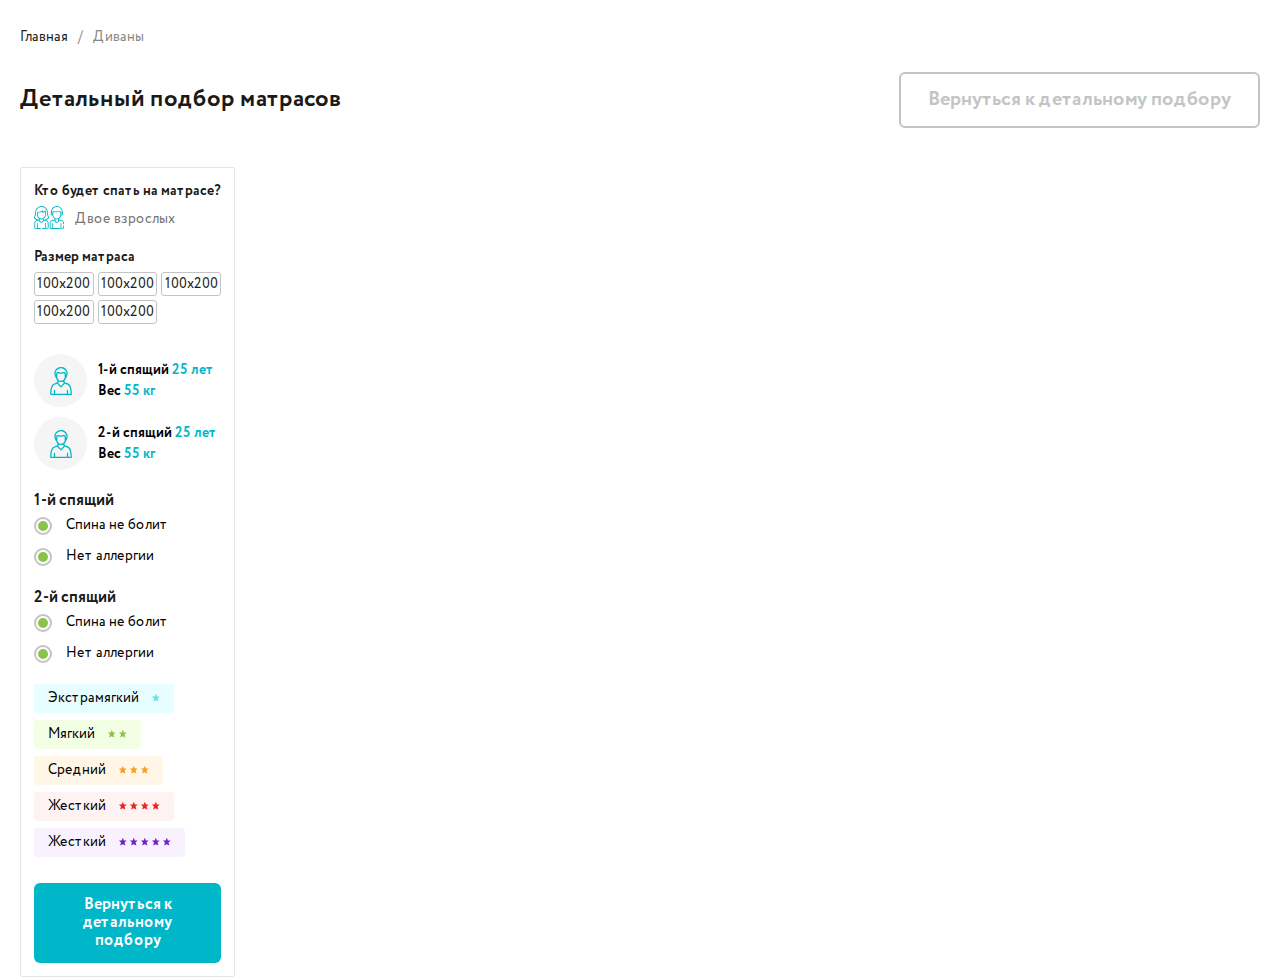
<file: result.html>
<!DOCTYPE html>
<html lang="ru">
  <head>
    <meta charset="utf-8">
    <title>Title your site</title>
    <meta content="width=device-width, initial-scale=1" name="viewport">
    <meta content="ie=edge" http-equiv="x-ua-compatible">
    <link rel="shortcut icon" href="/img/favicon.ico" type="image/x-icon">
    <link rel="stylesheet" href="css/splide.min.css">
    <link rel="stylesheet" href="css/tom-select.css">
    <link rel="stylesheet" href="css/nouislider.css">
    <link rel="stylesheet" href="css/simplebar.css">
    <link rel="stylesheet" href="css/new-style.css">
    <link rel="stylesheet" href="css/text-page.css">
    <link rel="stylesheet" href="css/main.css">
  </head>
  <body>
    <div id="overlay"></div>
    <main id="main">
      <div class="main-container" style="padding-top: 27px;">
        <div class="breadcrumbs"> 
          <ul class="breadcrumbs-list"> 
            <li class="breadcrumbs-list__item"> <a class="breadcrumbs-list__link" href="">Главная</a></li>
            <li class="breadcrumbs-list__item">Диваны</li>
          </ul><a class="breadcrumbs__btn-mobile" href="#"> 
            <svg class="icon icon--angle-left">
              <use href="img/sprite.svg#angle-left"></use>
            </svg>Диваны</a>
        </div>
        <div class="result-head"> 
          <h1 class="title-sm">Детальный подбор матрасов</h1><a class="btn btn-back" href="#">Вернуться к детальному подбору </a>
        </div>
        <div class="catalog-section">
          <div class="catalog-sidebar"> 
            <div class="catalog-filters"><a class="catalog-sidebar__close mla" href="#">
                <svg class="icon icon--cross">
                  <use href="img/sprite.svg#cross"></use>
                </svg></a>
              <h4 class="result-title">Кто будет спать на матрасе?</h4>
              <div class="amount-result">
                <div class="amount-result__icon">
                  <svg class="icon icon--couple">
                    <use href="img/sprite.svg#couple"></use>
                  </svg>
                </div>
                <div class="amount-result__text">Двое взрослых</div>
              </div>
              <h4 class="result-title">Размер матраса</h4>
              <div class="result-size-l">
                <div class="result-size-l__item"> 
                  <div class="result-size">100х200</div>
                </div>
                <div class="result-size-l__item"> 
                  <div class="result-size">100х200</div>
                </div>
                <div class="result-size-l__item"> 
                  <div class="result-size">100х200</div>
                </div>
                <div class="result-size-l__item"> 
                  <div class="result-size">100х200</div>
                </div>
                <div class="result-size-l__item"> 
                  <div class="result-size">100х200</div>
                </div>
              </div>
              <div class="result-client">
                <div class="client-info__item client-info__item--sm"> 
                  <div class="client-info__picture"> 
                    <svg class="icon icon--man-2">
                      <use href="img/sprite.svg#man-2"></use>
                    </svg>
                  </div>
                  <div class="client-info__text"> 
                    <p>1-й спящий <span>25 лет</span></p>
                    <p>Вес <span>55 кг</span> </p>
                  </div>
                </div>
                <div class="client-info__item client-info__item--sm">
                  <div class="client-info__picture"> 
                    <svg class="icon icon--man-2">
                      <use href="img/sprite.svg#man-2"></use>
                    </svg>
                  </div>
                  <div class="client-info__text"> 
                    <p>2-й спящий <span>25 лет</span></p>
                    <p>Вес <span>55 кг</span> </p>
                  </div>
                </div>
              </div>
              <h4 class="result-title result-title--lg">1-й спящий</h4>
              <div class="result-list">
                <div class="checkbox-circle checkbox-circle-result">
                  <div class="checkbox-circle__label">Спина не болит</div>
                </div>
                <div class="checkbox-circle checkbox-circle-result">
                  <div class="checkbox-circle__label">Нет аллергии</div>
                </div>
              </div>
              <h4 class="result-title result-title--lg">2-й спящий</h4>
              <div class="result-list">
                <div class="checkbox-circle checkbox-circle-result">
                  <div class="checkbox-circle__label">Спина не болит</div>
                </div>
                <div class="checkbox-circle checkbox-circle-result">
                  <div class="checkbox-circle__label">Нет аллергии</div>
                </div>
              </div>
              <div class="selection-quality"> 
                <div class="quality quality--blue">
                  <div class="quality__text">Экстрамягкий</div>
                  <ul class="quality-stars">
                    <li class="quality-stars__item">
                      <svg class="icon icon--star">
                        <use href="img/sprite.svg#star-2"></use>
                      </svg>
                    </li>
                  </ul>
                </div>
                <div class="quality quality--green">
                  <div class="quality__text">Мягкий</div>
                  <ul class="quality-stars">
                    <li class="quality-stars__item">
                      <svg class="icon icon--star">
                        <use href="img/sprite.svg#star-2"></use>
                      </svg>
                    </li>
                    <li class="quality-stars__item">
                      <svg class="icon icon--star">
                        <use href="img/sprite.svg#star-2"></use>
                      </svg>
                    </li>
                  </ul>
                </div>
                <div class="quality quality--orange">
                  <div class="quality__text">Средний</div>
                  <ul class="quality-stars">
                    <li class="quality-stars__item">
                      <svg class="icon icon--star">
                        <use href="img/sprite.svg#star-2"></use>
                      </svg>
                    </li>
                    <li class="quality-stars__item">
                      <svg class="icon icon--star">
                        <use href="img/sprite.svg#star-2"></use>
                      </svg>
                    </li>
                    <li class="quality-stars__item">
                      <svg class="icon icon--star">
                        <use href="img/sprite.svg#star-2"></use>
                      </svg>
                    </li>
                  </ul>
                </div>
                <div class="quality quality--red">
                  <div class="quality__text">Жесткий</div>
                  <ul class="quality-stars">
                    <li class="quality-stars__item">
                      <svg class="icon icon--star">
                        <use href="img/sprite.svg#star-2"></use>
                      </svg>
                    </li>
                    <li class="quality-stars__item">
                      <svg class="icon icon--star">
                        <use href="img/sprite.svg#star-2"></use>
                      </svg>
                    </li>
                    <li class="quality-stars__item">
                      <svg class="icon icon--star">
                        <use href="img/sprite.svg#star-2"></use>
                      </svg>
                    </li>
                    <li class="quality-stars__item">
                      <svg class="icon icon--star">
                        <use href="img/sprite.svg#star-2"></use>
                      </svg>
                    </li>
                  </ul>
                </div>
                <div class="quality quality--violet">
                  <div class="quality__text">Жесткий</div>
                  <ul class="quality-stars">
                    <li class="quality-stars__item">
                      <svg class="icon icon--star">
                        <use href="img/sprite.svg#star-2"></use>
                      </svg>
                    </li>
                    <li class="quality-stars__item">
                      <svg class="icon icon--star">
                        <use href="img/sprite.svg#star-2"></use>
                      </svg>
                    </li>
                    <li class="quality-stars__item">
                      <svg class="icon icon--star">
                        <use href="img/sprite.svg#star-2"></use>
                      </svg>
                    </li>
                    <li class="quality-stars__item">
                      <svg class="icon icon--star">
                        <use href="img/sprite.svg#star-2"></use>
                      </svg>
                    </li>
                    <li class="quality-stars__item">
                      <svg class="icon icon--star">
                        <use href="img/sprite.svg#star-2"></use>
                      </svg>
                    </li>
                  </ul>
                </div>
              </div><a class="btn btn-primary btn-result" href="#">Вернуться к детальному подбору  </a>
            </div>
          </div>
          <div class="catalog-body"><a class="btn btn-primary btn-result btn-filter-mobile" href="#">Результат</a></div>
        </div>
      </div>
    </main>
    <script src="js/splide.min.js"></script>
    <script src="js/tom-select.complete.min.js"></script>
    <script src="js/nouislider.min.js"></script>
    <script src="js/wNumb.min.js"></script>
    <script src="js/simplebar.min.js"></script>
    <script src="js/text-page.js"></script>
    <script src="js/app.js"></script>
    <script src="js/new-style.js"></script>
  </body>
</html>
</file>
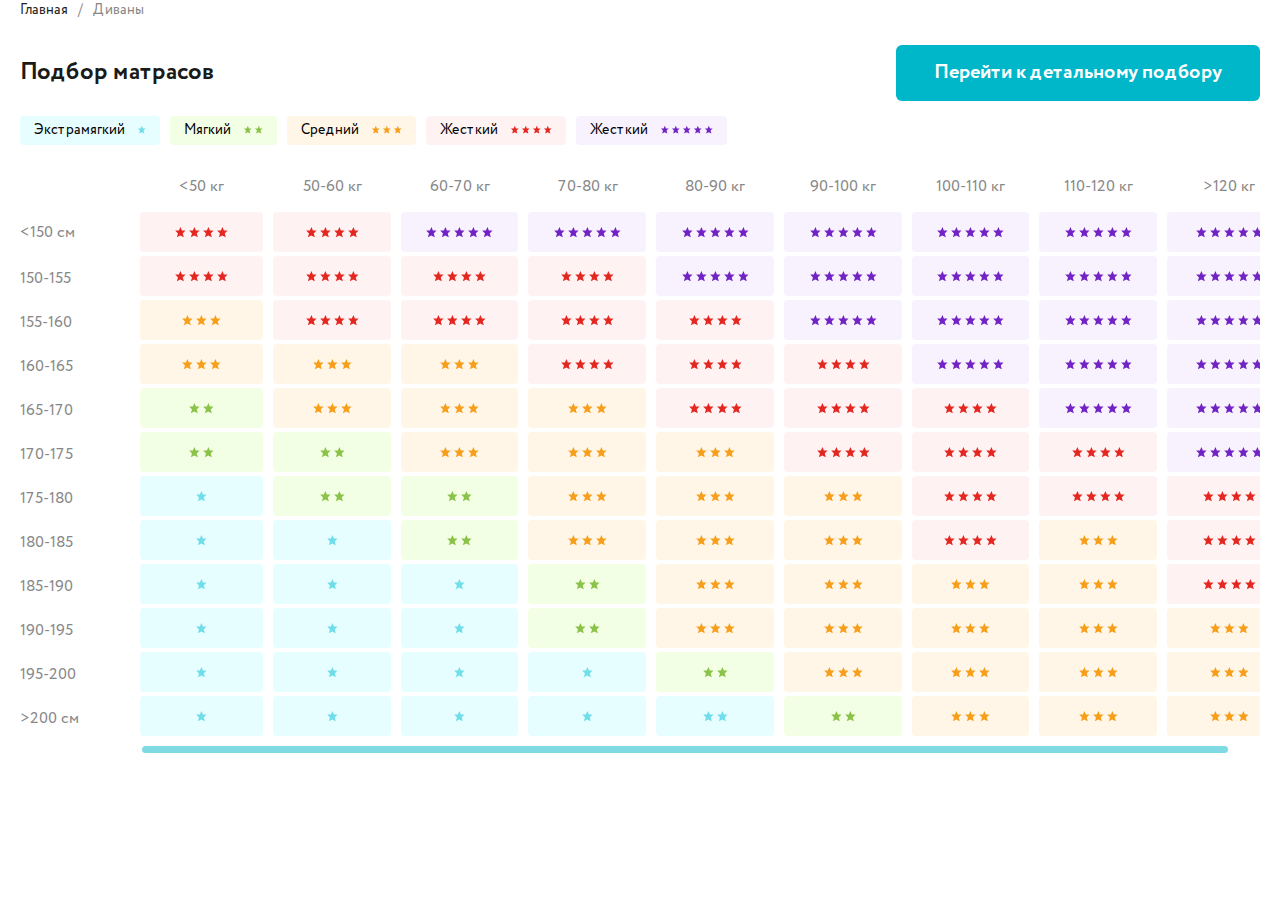
<file: selection.html>
<!DOCTYPE html>
<html lang="ru">
  <head>
    <meta charset="utf-8">
    <title>Title your site</title>
    <meta content="width=device-width, initial-scale=1" name="viewport">
    <meta content="ie=edge" http-equiv="x-ua-compatible">
    <link rel="shortcut icon" href="/img/favicon.ico" type="image/x-icon">
    <link rel="stylesheet" href="css/splide.min.css">
    <link rel="stylesheet" href="css/tom-select.css">
    <link rel="stylesheet" href="css/nouislider.css">
    <link rel="stylesheet" href="css/simplebar.css">
    <link rel="stylesheet" href="css/new-style.css">
    <link rel="stylesheet" href="css/text-page.css">
    <link rel="stylesheet" href="css/main.css">
  </head>
  <body>
    <div id="overlay"></div>
    <main id="main">
      <div class="main-container"> 
        <div class="breadcrumbs"> 
          <ul class="breadcrumbs-list"> 
            <li class="breadcrumbs-list__item"> <a class="breadcrumbs-list__link" href="">Главная</a></li>
            <li class="breadcrumbs-list__item">Диваны</li>
          </ul><a class="breadcrumbs__btn-mobile" href="#"> 
            <svg class="icon icon--angle-left">
              <use href="img/sprite.svg#angle-left"></use>
            </svg>Диваны</a>
        </div>
        <div class="selection-head"> 
          <h1 class="title-sm">Подбор матрасов </h1><a class="popup-btn btn btn-primary" href="selection-popup">Перейти к детальному подбору</a>
        </div>
        <div class="selection-quality"> 
          <div class="quality quality--blue">
            <div class="quality__text">Экстрамягкий</div>
            <ul class="quality-stars">
              <li class="quality-stars__item">
                <svg class="icon icon--star">
                  <use href="img/sprite.svg#star-2"></use>
                </svg>
              </li>
            </ul>
          </div>
          <div class="quality quality--green">
            <div class="quality__text">Мягкий</div>
            <ul class="quality-stars">
              <li class="quality-stars__item">
                <svg class="icon icon--star">
                  <use href="img/sprite.svg#star-2"></use>
                </svg>
              </li>
              <li class="quality-stars__item">
                <svg class="icon icon--star">
                  <use href="img/sprite.svg#star-2"></use>
                </svg>
              </li>
            </ul>
          </div>
          <div class="quality quality--orange">
            <div class="quality__text">Средний</div>
            <ul class="quality-stars">
              <li class="quality-stars__item">
                <svg class="icon icon--star">
                  <use href="img/sprite.svg#star-2"></use>
                </svg>
              </li>
              <li class="quality-stars__item">
                <svg class="icon icon--star">
                  <use href="img/sprite.svg#star-2"></use>
                </svg>
              </li>
              <li class="quality-stars__item">
                <svg class="icon icon--star">
                  <use href="img/sprite.svg#star-2"></use>
                </svg>
              </li>
            </ul>
          </div>
          <div class="quality quality--red">
            <div class="quality__text">Жесткий</div>
            <ul class="quality-stars">
              <li class="quality-stars__item">
                <svg class="icon icon--star">
                  <use href="img/sprite.svg#star-2"></use>
                </svg>
              </li>
              <li class="quality-stars__item">
                <svg class="icon icon--star">
                  <use href="img/sprite.svg#star-2"></use>
                </svg>
              </li>
              <li class="quality-stars__item">
                <svg class="icon icon--star">
                  <use href="img/sprite.svg#star-2"></use>
                </svg>
              </li>
              <li class="quality-stars__item">
                <svg class="icon icon--star">
                  <use href="img/sprite.svg#star-2"></use>
                </svg>
              </li>
            </ul>
          </div>
          <div class="quality quality--violet">
            <div class="quality__text">Жесткий</div>
            <ul class="quality-stars">
              <li class="quality-stars__item">
                <svg class="icon icon--star">
                  <use href="img/sprite.svg#star-2"></use>
                </svg>
              </li>
              <li class="quality-stars__item">
                <svg class="icon icon--star">
                  <use href="img/sprite.svg#star-2"></use>
                </svg>
              </li>
              <li class="quality-stars__item">
                <svg class="icon icon--star">
                  <use href="img/sprite.svg#star-2"></use>
                </svg>
              </li>
              <li class="quality-stars__item">
                <svg class="icon icon--star">
                  <use href="img/sprite.svg#star-2"></use>
                </svg>
              </li>
              <li class="quality-stars__item">
                <svg class="icon icon--star">
                  <use href="img/sprite.svg#star-2"></use>
                </svg>
              </li>
            </ul>
          </div>
        </div>
        <div class="selaction-table-container">
          <div class="selaction-table-left">
            <table class="selaction-table">
              <thead> 
                <tr> 
                  <th></th>
                </tr>
              </thead>
              <tbody>
                <tr>
                  <td>&lt;150 см</td>
                </tr>
                <tr>
                  <td>150-155</td>
                </tr>
                <tr>
                  <td>155-160</td>
                </tr>
                <tr>
                  <td>160-165</td>
                </tr>
                <tr>
                  <td>165-170</td>
                </tr>
                <tr>
                  <td>170-175</td>
                </tr>
                <tr>
                  <td>175-180</td>
                </tr>
                <tr>
                  <td>180-185</td>
                </tr>
                <tr>
                  <td>185-190</td>
                </tr>
                <tr>
                  <td>190-195</td>
                </tr>
                <tr>
                  <td>195-200</td>
                </tr>
                <tr>
                  <td>&gt;200 см</td>
                </tr>
              </tbody>
            </table>
          </div>
          <div class="selaction-table-right" data-simplebar data-simplebar-auto-hide="false">
            <table class="selaction-table">
              <thead> 
                <tr> 
                  <th>&lt;50 кг</th>
                  <th>50-60 кг</th>
                  <th>60-70 кг</th>
                  <th>70-80 кг </th>
                  <th>80-90 кг</th>
                  <th>90-100 кг</th>
                  <th>100-110 кг</th>
                  <th>110-120 кг</th>
                  <th>&gt;120 кг</th>
                </tr>
              </thead>
              <tbody> 
                <tr> 
                  <td>
                    <div class="quality quality--lg quality--red">
                      <div class="quality__hover">
                        <div class="quality__hover-inner">
                          <div class="quality__hover-weight">&lt;50 кг</div>
                          <div class="quality__hover-height">&lt;150 см</div>
                        </div>
                      </div>
                      <ul class="quality-stars">
                        <li class="quality-stars__item">
                          <svg class="icon icon--star">
                            <use href="img/sprite.svg#star-2"></use>
                          </svg>
                        </li>
                        <li class="quality-stars__item">
                          <svg class="icon icon--star">
                            <use href="img/sprite.svg#star-2"></use>
                          </svg>
                        </li>
                        <li class="quality-stars__item">
                          <svg class="icon icon--star">
                            <use href="img/sprite.svg#star-2"></use>
                          </svg>
                        </li>
                        <li class="quality-stars__item">
                          <svg class="icon icon--star">
                            <use href="img/sprite.svg#star-2"> </use>
                          </svg>
                        </li>
                      </ul>
                    </div>
                  </td>
                  <td> 
                    <div class="quality quality--lg quality--red">
                      <div class="quality__hover">
                        <div class="quality__hover-inner">
                          <div class="quality__hover-weight">50-60 кг</div>
                          <div class="quality__hover-height">&lt;150 см</div>
                        </div>
                      </div>
                      <ul class="quality-stars">
                        <li class="quality-stars__item">
                          <svg class="icon icon--star">
                            <use href="img/sprite.svg#star-2"></use>
                          </svg>
                        </li>
                        <li class="quality-stars__item">
                          <svg class="icon icon--star">
                            <use href="img/sprite.svg#star-2"></use>
                          </svg>
                        </li>
                        <li class="quality-stars__item">
                          <svg class="icon icon--star">
                            <use href="img/sprite.svg#star-2"></use>
                          </svg>
                        </li>
                        <li class="quality-stars__item">
                          <svg class="icon icon--star">
                            <use href="img/sprite.svg#star-2"> </use>
                          </svg>
                        </li>
                      </ul>
                    </div>
                  </td>
                  <td> 
                    <div class="quality quality--lg quality--violet">
                      <div class="quality__hover">
                        <div class="quality__hover-inner">
                          <div class="quality__hover-weight">60-70 кг</div>
                          <div class="quality__hover-height">&lt;150 см</div>
                        </div>
                      </div>
                      <ul class="quality-stars">
                        <li class="quality-stars__item">
                          <svg class="icon icon--star">
                            <use href="img/sprite.svg#star-2"></use>
                          </svg>
                        </li>
                        <li class="quality-stars__item">
                          <svg class="icon icon--star">
                            <use href="img/sprite.svg#star-2"></use>
                          </svg>
                        </li>
                        <li class="quality-stars__item">
                          <svg class="icon icon--star">
                            <use href="img/sprite.svg#star-2"></use>
                          </svg>
                        </li>
                        <li class="quality-stars__item">
                          <svg class="icon icon--star">
                            <use href="img/sprite.svg#star-2"> </use>
                          </svg>
                        </li>
                        <li class="quality-stars__item">
                          <svg class="icon icon--star">
                            <use href="img/sprite.svg#star-2"> </use>
                          </svg>
                        </li>
                      </ul>
                    </div>
                  </td>
                  <td> 
                    <div class="quality quality--lg quality--violet">
                      <div class="quality__hover">
                        <div class="quality__hover-inner">
                          <div class="quality__hover-weight">70-80 кг</div>
                          <div class="quality__hover-height">&lt;150 см</div>
                        </div>
                      </div>
                      <ul class="quality-stars">
                        <li class="quality-stars__item">
                          <svg class="icon icon--star">
                            <use href="img/sprite.svg#star-2"></use>
                          </svg>
                        </li>
                        <li class="quality-stars__item">
                          <svg class="icon icon--star">
                            <use href="img/sprite.svg#star-2"></use>
                          </svg>
                        </li>
                        <li class="quality-stars__item">
                          <svg class="icon icon--star">
                            <use href="img/sprite.svg#star-2"></use>
                          </svg>
                        </li>
                        <li class="quality-stars__item">
                          <svg class="icon icon--star">
                            <use href="img/sprite.svg#star-2"> </use>
                          </svg>
                        </li>
                        <li class="quality-stars__item">
                          <svg class="icon icon--star">
                            <use href="img/sprite.svg#star-2"> </use>
                          </svg>
                        </li>
                      </ul>
                    </div>
                  </td>
                  <td> 
                    <div class="quality quality--lg quality--violet">
                      <div class="quality__hover">
                        <div class="quality__hover-inner">
                          <div class="quality__hover-weight">80-90 кг</div>
                          <div class="quality__hover-height">&lt;150 см</div>
                        </div>
                      </div>
                      <ul class="quality-stars">
                        <li class="quality-stars__item">
                          <svg class="icon icon--star">
                            <use href="img/sprite.svg#star-2"></use>
                          </svg>
                        </li>
                        <li class="quality-stars__item">
                          <svg class="icon icon--star">
                            <use href="img/sprite.svg#star-2"></use>
                          </svg>
                        </li>
                        <li class="quality-stars__item">
                          <svg class="icon icon--star">
                            <use href="img/sprite.svg#star-2"></use>
                          </svg>
                        </li>
                        <li class="quality-stars__item">
                          <svg class="icon icon--star">
                            <use href="img/sprite.svg#star-2"> </use>
                          </svg>
                        </li>
                        <li class="quality-stars__item">
                          <svg class="icon icon--star">
                            <use href="img/sprite.svg#star-2"> </use>
                          </svg>
                        </li>
                      </ul>
                    </div>
                  </td>
                  <td> 
                    <div class="quality quality--lg quality--violet">
                      <div class="quality__hover">
                        <div class="quality__hover-inner">
                          <div class="quality__hover-weight">90-100 кг</div>
                          <div class="quality__hover-height">&lt;150 см</div>
                        </div>
                      </div>
                      <ul class="quality-stars">
                        <li class="quality-stars__item">
                          <svg class="icon icon--star">
                            <use href="img/sprite.svg#star-2"></use>
                          </svg>
                        </li>
                        <li class="quality-stars__item">
                          <svg class="icon icon--star">
                            <use href="img/sprite.svg#star-2"></use>
                          </svg>
                        </li>
                        <li class="quality-stars__item">
                          <svg class="icon icon--star">
                            <use href="img/sprite.svg#star-2"></use>
                          </svg>
                        </li>
                        <li class="quality-stars__item">
                          <svg class="icon icon--star">
                            <use href="img/sprite.svg#star-2"> </use>
                          </svg>
                        </li>
                        <li class="quality-stars__item">
                          <svg class="icon icon--star">
                            <use href="img/sprite.svg#star-2"> </use>
                          </svg>
                        </li>
                      </ul>
                    </div>
                  </td>
                  <td> 
                    <div class="quality quality--lg quality--violet">
                      <div class="quality__hover">
                        <div class="quality__hover-inner">
                          <div class="quality__hover-weight">100-110 кг</div>
                          <div class="quality__hover-height">&lt;150 см</div>
                        </div>
                      </div>
                      <ul class="quality-stars">
                        <li class="quality-stars__item">
                          <svg class="icon icon--star">
                            <use href="img/sprite.svg#star-2"></use>
                          </svg>
                        </li>
                        <li class="quality-stars__item">
                          <svg class="icon icon--star">
                            <use href="img/sprite.svg#star-2"></use>
                          </svg>
                        </li>
                        <li class="quality-stars__item">
                          <svg class="icon icon--star">
                            <use href="img/sprite.svg#star-2"></use>
                          </svg>
                        </li>
                        <li class="quality-stars__item">
                          <svg class="icon icon--star">
                            <use href="img/sprite.svg#star-2"> </use>
                          </svg>
                        </li>
                        <li class="quality-stars__item">
                          <svg class="icon icon--star">
                            <use href="img/sprite.svg#star-2"> </use>
                          </svg>
                        </li>
                      </ul>
                    </div>
                  </td>
                  <td> 
                    <div class="quality quality--lg quality--violet">
                      <div class="quality__hover">
                        <div class="quality__hover-inner">
                          <div class="quality__hover-weight">110-120 кг</div>
                          <div class="quality__hover-height">&lt;150 см</div>
                        </div>
                      </div>
                      <ul class="quality-stars">
                        <li class="quality-stars__item">
                          <svg class="icon icon--star">
                            <use href="img/sprite.svg#star-2"></use>
                          </svg>
                        </li>
                        <li class="quality-stars__item">
                          <svg class="icon icon--star">
                            <use href="img/sprite.svg#star-2"></use>
                          </svg>
                        </li>
                        <li class="quality-stars__item">
                          <svg class="icon icon--star">
                            <use href="img/sprite.svg#star-2"></use>
                          </svg>
                        </li>
                        <li class="quality-stars__item">
                          <svg class="icon icon--star">
                            <use href="img/sprite.svg#star-2"> </use>
                          </svg>
                        </li>
                        <li class="quality-stars__item">
                          <svg class="icon icon--star">
                            <use href="img/sprite.svg#star-2"> </use>
                          </svg>
                        </li>
                      </ul>
                    </div>
                  </td>
                  <td> 
                    <div class="quality quality--lg quality--violet">
                      <div class="quality__hover">
                        <div class="quality__hover-inner">
                          <div class="quality__hover-weight">&gt;120 кг</div>
                          <div class="quality__hover-height">&lt;150 см</div>
                        </div>
                      </div>
                      <ul class="quality-stars">
                        <li class="quality-stars__item">
                          <svg class="icon icon--star">
                            <use href="img/sprite.svg#star-2"></use>
                          </svg>
                        </li>
                        <li class="quality-stars__item">
                          <svg class="icon icon--star">
                            <use href="img/sprite.svg#star-2"></use>
                          </svg>
                        </li>
                        <li class="quality-stars__item">
                          <svg class="icon icon--star">
                            <use href="img/sprite.svg#star-2"></use>
                          </svg>
                        </li>
                        <li class="quality-stars__item">
                          <svg class="icon icon--star">
                            <use href="img/sprite.svg#star-2"> </use>
                          </svg>
                        </li>
                        <li class="quality-stars__item">
                          <svg class="icon icon--star">
                            <use href="img/sprite.svg#star-2"> </use>
                          </svg>
                        </li>
                      </ul>
                    </div>
                  </td>
                </tr>
                <tr>
                  <td> 
                    <div class="quality quality--lg quality--red">
                      <div class="quality__hover">
                        <div class="quality__hover-inner">
                          <div class="quality__hover-weight">&lt;50 кг</div>
                          <div class="quality__hover-height">150-155 см</div>
                        </div>
                      </div>
                      <ul class="quality-stars">
                        <li class="quality-stars__item">
                          <svg class="icon icon--star">
                            <use href="img/sprite.svg#star-2"></use>
                          </svg>
                        </li>
                        <li class="quality-stars__item">
                          <svg class="icon icon--star">
                            <use href="img/sprite.svg#star-2"></use>
                          </svg>
                        </li>
                        <li class="quality-stars__item">
                          <svg class="icon icon--star">
                            <use href="img/sprite.svg#star-2"></use>
                          </svg>
                        </li>
                        <li class="quality-stars__item">
                          <svg class="icon icon--star">
                            <use href="img/sprite.svg#star-2"> </use>
                          </svg>
                        </li>
                      </ul>
                    </div>
                  </td>
                  <td> 
                    <div class="quality quality--lg quality--red">
                      <div class="quality__hover">
                        <div class="quality__hover-inner">
                          <div class="quality__hover-weight">50-60 кг</div>
                          <div class="quality__hover-height">150-155 см</div>
                        </div>
                      </div>
                      <ul class="quality-stars">
                        <li class="quality-stars__item">
                          <svg class="icon icon--star">
                            <use href="img/sprite.svg#star-2"></use>
                          </svg>
                        </li>
                        <li class="quality-stars__item">
                          <svg class="icon icon--star">
                            <use href="img/sprite.svg#star-2"></use>
                          </svg>
                        </li>
                        <li class="quality-stars__item">
                          <svg class="icon icon--star">
                            <use href="img/sprite.svg#star-2"></use>
                          </svg>
                        </li>
                        <li class="quality-stars__item">
                          <svg class="icon icon--star">
                            <use href="img/sprite.svg#star-2"> </use>
                          </svg>
                        </li>
                      </ul>
                    </div>
                  </td>
                  <td> 
                    <div class="quality quality--lg quality--red">
                      <div class="quality__hover">
                        <div class="quality__hover-inner">
                          <div class="quality__hover-weight">60-70 кг</div>
                          <div class="quality__hover-height">150-155 см</div>
                        </div>
                      </div>
                      <ul class="quality-stars">
                        <li class="quality-stars__item">
                          <svg class="icon icon--star">
                            <use href="img/sprite.svg#star-2"></use>
                          </svg>
                        </li>
                        <li class="quality-stars__item">
                          <svg class="icon icon--star">
                            <use href="img/sprite.svg#star-2"></use>
                          </svg>
                        </li>
                        <li class="quality-stars__item">
                          <svg class="icon icon--star">
                            <use href="img/sprite.svg#star-2"></use>
                          </svg>
                        </li>
                        <li class="quality-stars__item">
                          <svg class="icon icon--star">
                            <use href="img/sprite.svg#star-2"> </use>
                          </svg>
                        </li>
                      </ul>
                    </div>
                  </td>
                  <td> 
                    <div class="quality quality--lg quality--red">
                      <div class="quality__hover">
                        <div class="quality__hover-inner">
                          <div class="quality__hover-weight">70-80 кг</div>
                          <div class="quality__hover-height">150-155 см</div>
                        </div>
                      </div>
                      <ul class="quality-stars">
                        <li class="quality-stars__item">
                          <svg class="icon icon--star">
                            <use href="img/sprite.svg#star-2"></use>
                          </svg>
                        </li>
                        <li class="quality-stars__item">
                          <svg class="icon icon--star">
                            <use href="img/sprite.svg#star-2"></use>
                          </svg>
                        </li>
                        <li class="quality-stars__item">
                          <svg class="icon icon--star">
                            <use href="img/sprite.svg#star-2"></use>
                          </svg>
                        </li>
                        <li class="quality-stars__item">
                          <svg class="icon icon--star">
                            <use href="img/sprite.svg#star-2"> </use>
                          </svg>
                        </li>
                      </ul>
                    </div>
                  </td>
                  <td> 
                    <div class="quality quality--lg quality--violet">
                      <div class="quality__hover">
                        <div class="quality__hover-inner">
                          <div class="quality__hover-weight">80-90 кг</div>
                          <div class="quality__hover-height">150-155 см</div>
                        </div>
                      </div>
                      <ul class="quality-stars">
                        <li class="quality-stars__item">
                          <svg class="icon icon--star">
                            <use href="img/sprite.svg#star-2"></use>
                          </svg>
                        </li>
                        <li class="quality-stars__item">
                          <svg class="icon icon--star">
                            <use href="img/sprite.svg#star-2"></use>
                          </svg>
                        </li>
                        <li class="quality-stars__item">
                          <svg class="icon icon--star">
                            <use href="img/sprite.svg#star-2"></use>
                          </svg>
                        </li>
                        <li class="quality-stars__item">
                          <svg class="icon icon--star">
                            <use href="img/sprite.svg#star-2"> </use>
                          </svg>
                        </li>
                        <li class="quality-stars__item">
                          <svg class="icon icon--star">
                            <use href="img/sprite.svg#star-2"> </use>
                          </svg>
                        </li>
                      </ul>
                    </div>
                  </td>
                  <td> 
                    <div class="quality quality--lg quality--violet">
                      <div class="quality__hover">
                        <div class="quality__hover-inner">
                          <div class="quality__hover-weight">90-100 кг</div>
                          <div class="quality__hover-height">150-155 см</div>
                        </div>
                      </div>
                      <ul class="quality-stars">
                        <li class="quality-stars__item">
                          <svg class="icon icon--star">
                            <use href="img/sprite.svg#star-2"></use>
                          </svg>
                        </li>
                        <li class="quality-stars__item">
                          <svg class="icon icon--star">
                            <use href="img/sprite.svg#star-2"></use>
                          </svg>
                        </li>
                        <li class="quality-stars__item">
                          <svg class="icon icon--star">
                            <use href="img/sprite.svg#star-2"></use>
                          </svg>
                        </li>
                        <li class="quality-stars__item">
                          <svg class="icon icon--star">
                            <use href="img/sprite.svg#star-2"> </use>
                          </svg>
                        </li>
                        <li class="quality-stars__item">
                          <svg class="icon icon--star">
                            <use href="img/sprite.svg#star-2"> </use>
                          </svg>
                        </li>
                      </ul>
                    </div>
                  </td>
                  <td> 
                    <div class="quality quality--lg quality--violet">
                      <div class="quality__hover">
                        <div class="quality__hover-inner">
                          <div class="quality__hover-weight">100-110 кг</div>
                          <div class="quality__hover-height">150-155 см</div>
                        </div>
                      </div>
                      <ul class="quality-stars">
                        <li class="quality-stars__item">
                          <svg class="icon icon--star">
                            <use href="img/sprite.svg#star-2"></use>
                          </svg>
                        </li>
                        <li class="quality-stars__item">
                          <svg class="icon icon--star">
                            <use href="img/sprite.svg#star-2"></use>
                          </svg>
                        </li>
                        <li class="quality-stars__item">
                          <svg class="icon icon--star">
                            <use href="img/sprite.svg#star-2"></use>
                          </svg>
                        </li>
                        <li class="quality-stars__item">
                          <svg class="icon icon--star">
                            <use href="img/sprite.svg#star-2"> </use>
                          </svg>
                        </li>
                        <li class="quality-stars__item">
                          <svg class="icon icon--star">
                            <use href="img/sprite.svg#star-2"> </use>
                          </svg>
                        </li>
                      </ul>
                    </div>
                  </td>
                  <td> 
                    <div class="quality quality--lg quality--violet">
                      <div class="quality__hover">
                        <div class="quality__hover-inner">
                          <div class="quality__hover-weight">110-120 кг</div>
                          <div class="quality__hover-height">150-155 см</div>
                        </div>
                      </div>
                      <ul class="quality-stars">
                        <li class="quality-stars__item">
                          <svg class="icon icon--star">
                            <use href="img/sprite.svg#star-2"></use>
                          </svg>
                        </li>
                        <li class="quality-stars__item">
                          <svg class="icon icon--star">
                            <use href="img/sprite.svg#star-2"></use>
                          </svg>
                        </li>
                        <li class="quality-stars__item">
                          <svg class="icon icon--star">
                            <use href="img/sprite.svg#star-2"></use>
                          </svg>
                        </li>
                        <li class="quality-stars__item">
                          <svg class="icon icon--star">
                            <use href="img/sprite.svg#star-2"> </use>
                          </svg>
                        </li>
                        <li class="quality-stars__item">
                          <svg class="icon icon--star">
                            <use href="img/sprite.svg#star-2"> </use>
                          </svg>
                        </li>
                      </ul>
                    </div>
                  </td>
                  <td> 
                    <div class="quality quality--lg quality--violet">
                      <div class="quality__hover">
                        <div class="quality__hover-inner">
                          <div class="quality__hover-weight">&gt;120 кг</div>
                          <div class="quality__hover-height">150-155 см</div>
                        </div>
                      </div>
                      <ul class="quality-stars">
                        <li class="quality-stars__item">
                          <svg class="icon icon--star">
                            <use href="img/sprite.svg#star-2"></use>
                          </svg>
                        </li>
                        <li class="quality-stars__item">
                          <svg class="icon icon--star">
                            <use href="img/sprite.svg#star-2"></use>
                          </svg>
                        </li>
                        <li class="quality-stars__item">
                          <svg class="icon icon--star">
                            <use href="img/sprite.svg#star-2"></use>
                          </svg>
                        </li>
                        <li class="quality-stars__item">
                          <svg class="icon icon--star">
                            <use href="img/sprite.svg#star-2"> </use>
                          </svg>
                        </li>
                        <li class="quality-stars__item">
                          <svg class="icon icon--star">
                            <use href="img/sprite.svg#star-2"> </use>
                          </svg>
                        </li>
                      </ul>
                    </div>
                  </td>
                </tr>
                <tr> 
                  <td> 
                    <div class="quality quality--lg quality--orange">
                      <div class="quality__hover">
                        <div class="quality__hover-inner">
                          <div class="quality__hover-weight">&lt;50 кг</div>
                          <div class="quality__hover-height">155-160 см</div>
                        </div>
                      </div>
                      <ul class="quality-stars">
                        <li class="quality-stars__item">
                          <svg class="icon icon--star">
                            <use href="img/sprite.svg#star-2"></use>
                          </svg>
                        </li>
                        <li class="quality-stars__item">
                          <svg class="icon icon--star">
                            <use href="img/sprite.svg#star-2"></use>
                          </svg>
                        </li>
                        <li class="quality-stars__item">
                          <svg class="icon icon--star">
                            <use href="img/sprite.svg#star-2"></use>
                          </svg>
                        </li>
                      </ul>
                    </div>
                  </td>
                  <td> 
                    <div class="quality quality--lg quality--red">
                      <div class="quality__hover">
                        <div class="quality__hover-inner">
                          <div class="quality__hover-weight">50-60 кг</div>
                          <div class="quality__hover-height">155-160 см</div>
                        </div>
                      </div>
                      <ul class="quality-stars">
                        <li class="quality-stars__item">
                          <svg class="icon icon--star">
                            <use href="img/sprite.svg#star-2"></use>
                          </svg>
                        </li>
                        <li class="quality-stars__item">
                          <svg class="icon icon--star">
                            <use href="img/sprite.svg#star-2"></use>
                          </svg>
                        </li>
                        <li class="quality-stars__item">
                          <svg class="icon icon--star">
                            <use href="img/sprite.svg#star-2"></use>
                          </svg>
                        </li>
                        <li class="quality-stars__item">
                          <svg class="icon icon--star">
                            <use href="img/sprite.svg#star-2"> </use>
                          </svg>
                        </li>
                      </ul>
                    </div>
                  </td>
                  <td> 
                    <div class="quality quality--lg quality--red">
                      <div class="quality__hover">
                        <div class="quality__hover-inner">
                          <div class="quality__hover-weight">60-70 кг</div>
                          <div class="quality__hover-height">155-160 см</div>
                        </div>
                      </div>
                      <ul class="quality-stars">
                        <li class="quality-stars__item">
                          <svg class="icon icon--star">
                            <use href="img/sprite.svg#star-2"></use>
                          </svg>
                        </li>
                        <li class="quality-stars__item">
                          <svg class="icon icon--star">
                            <use href="img/sprite.svg#star-2"></use>
                          </svg>
                        </li>
                        <li class="quality-stars__item">
                          <svg class="icon icon--star">
                            <use href="img/sprite.svg#star-2"></use>
                          </svg>
                        </li>
                        <li class="quality-stars__item">
                          <svg class="icon icon--star">
                            <use href="img/sprite.svg#star-2"> </use>
                          </svg>
                        </li>
                      </ul>
                    </div>
                  </td>
                  <td> 
                    <div class="quality quality--lg quality--red">
                      <div class="quality__hover">
                        <div class="quality__hover-inner">
                          <div class="quality__hover-weight">70-80 кг</div>
                          <div class="quality__hover-height">155-160 см</div>
                        </div>
                      </div>
                      <ul class="quality-stars">
                        <li class="quality-stars__item">
                          <svg class="icon icon--star">
                            <use href="img/sprite.svg#star-2"></use>
                          </svg>
                        </li>
                        <li class="quality-stars__item">
                          <svg class="icon icon--star">
                            <use href="img/sprite.svg#star-2"></use>
                          </svg>
                        </li>
                        <li class="quality-stars__item">
                          <svg class="icon icon--star">
                            <use href="img/sprite.svg#star-2"></use>
                          </svg>
                        </li>
                        <li class="quality-stars__item">
                          <svg class="icon icon--star">
                            <use href="img/sprite.svg#star-2"> </use>
                          </svg>
                        </li>
                      </ul>
                    </div>
                  </td>
                  <td> 
                    <div class="quality quality--lg quality--red">
                      <div class="quality__hover">
                        <div class="quality__hover-inner">
                          <div class="quality__hover-weight">80-90 кг</div>
                          <div class="quality__hover-height">155-160 см</div>
                        </div>
                      </div>
                      <ul class="quality-stars">
                        <li class="quality-stars__item">
                          <svg class="icon icon--star">
                            <use href="img/sprite.svg#star-2"></use>
                          </svg>
                        </li>
                        <li class="quality-stars__item">
                          <svg class="icon icon--star">
                            <use href="img/sprite.svg#star-2"></use>
                          </svg>
                        </li>
                        <li class="quality-stars__item">
                          <svg class="icon icon--star">
                            <use href="img/sprite.svg#star-2"></use>
                          </svg>
                        </li>
                        <li class="quality-stars__item">
                          <svg class="icon icon--star">
                            <use href="img/sprite.svg#star-2"> </use>
                          </svg>
                        </li>
                      </ul>
                    </div>
                  </td>
                  <td> 
                    <div class="quality quality--lg quality--violet">
                      <div class="quality__hover">
                        <div class="quality__hover-inner">
                          <div class="quality__hover-weight">90-100 кг</div>
                          <div class="quality__hover-height">155-160 см</div>
                        </div>
                      </div>
                      <ul class="quality-stars">
                        <li class="quality-stars__item">
                          <svg class="icon icon--star">
                            <use href="img/sprite.svg#star-2"></use>
                          </svg>
                        </li>
                        <li class="quality-stars__item">
                          <svg class="icon icon--star">
                            <use href="img/sprite.svg#star-2"></use>
                          </svg>
                        </li>
                        <li class="quality-stars__item">
                          <svg class="icon icon--star">
                            <use href="img/sprite.svg#star-2"></use>
                          </svg>
                        </li>
                        <li class="quality-stars__item">
                          <svg class="icon icon--star">
                            <use href="img/sprite.svg#star-2"> </use>
                          </svg>
                        </li>
                        <li class="quality-stars__item">
                          <svg class="icon icon--star">
                            <use href="img/sprite.svg#star-2"> </use>
                          </svg>
                        </li>
                      </ul>
                    </div>
                  </td>
                  <td> 
                    <div class="quality quality--lg quality--violet">
                      <div class="quality__hover">
                        <div class="quality__hover-inner">
                          <div class="quality__hover-weight">100-110 кг</div>
                          <div class="quality__hover-height">155-160 см</div>
                        </div>
                      </div>
                      <ul class="quality-stars">
                        <li class="quality-stars__item">
                          <svg class="icon icon--star">
                            <use href="img/sprite.svg#star-2"></use>
                          </svg>
                        </li>
                        <li class="quality-stars__item">
                          <svg class="icon icon--star">
                            <use href="img/sprite.svg#star-2"></use>
                          </svg>
                        </li>
                        <li class="quality-stars__item">
                          <svg class="icon icon--star">
                            <use href="img/sprite.svg#star-2"></use>
                          </svg>
                        </li>
                        <li class="quality-stars__item">
                          <svg class="icon icon--star">
                            <use href="img/sprite.svg#star-2"> </use>
                          </svg>
                        </li>
                        <li class="quality-stars__item">
                          <svg class="icon icon--star">
                            <use href="img/sprite.svg#star-2"> </use>
                          </svg>
                        </li>
                      </ul>
                    </div>
                  </td>
                  <td> 
                    <div class="quality quality--lg quality--violet">
                      <div class="quality__hover">
                        <div class="quality__hover-inner">
                          <div class="quality__hover-weight">110-120 кг</div>
                          <div class="quality__hover-height">155-160 см</div>
                        </div>
                      </div>
                      <ul class="quality-stars">
                        <li class="quality-stars__item">
                          <svg class="icon icon--star">
                            <use href="img/sprite.svg#star-2"></use>
                          </svg>
                        </li>
                        <li class="quality-stars__item">
                          <svg class="icon icon--star">
                            <use href="img/sprite.svg#star-2"></use>
                          </svg>
                        </li>
                        <li class="quality-stars__item">
                          <svg class="icon icon--star">
                            <use href="img/sprite.svg#star-2"></use>
                          </svg>
                        </li>
                        <li class="quality-stars__item">
                          <svg class="icon icon--star">
                            <use href="img/sprite.svg#star-2"> </use>
                          </svg>
                        </li>
                        <li class="quality-stars__item">
                          <svg class="icon icon--star">
                            <use href="img/sprite.svg#star-2"> </use>
                          </svg>
                        </li>
                      </ul>
                    </div>
                  </td>
                  <td> 
                    <div class="quality quality--lg quality--violet">
                      <div class="quality__hover">
                        <div class="quality__hover-inner">
                          <div class="quality__hover-weight">&gt;120 кг</div>
                          <div class="quality__hover-height">155-160 см</div>
                        </div>
                      </div>
                      <ul class="quality-stars">
                        <li class="quality-stars__item">
                          <svg class="icon icon--star">
                            <use href="img/sprite.svg#star-2"></use>
                          </svg>
                        </li>
                        <li class="quality-stars__item">
                          <svg class="icon icon--star">
                            <use href="img/sprite.svg#star-2"></use>
                          </svg>
                        </li>
                        <li class="quality-stars__item">
                          <svg class="icon icon--star">
                            <use href="img/sprite.svg#star-2"></use>
                          </svg>
                        </li>
                        <li class="quality-stars__item">
                          <svg class="icon icon--star">
                            <use href="img/sprite.svg#star-2"> </use>
                          </svg>
                        </li>
                        <li class="quality-stars__item">
                          <svg class="icon icon--star">
                            <use href="img/sprite.svg#star-2"> </use>
                          </svg>
                        </li>
                      </ul>
                    </div>
                  </td>
                </tr>
                <tr> 
                  <td> 
                    <div class="quality quality--lg quality--orange">
                      <div class="quality__hover">
                        <div class="quality__hover-inner">
                          <div class="quality__hover-weight">&lt;50 кг</div>
                          <div class="quality__hover-height">160-165 см</div>
                        </div>
                      </div>
                      <ul class="quality-stars">
                        <li class="quality-stars__item">
                          <svg class="icon icon--star">
                            <use href="img/sprite.svg#star-2"></use>
                          </svg>
                        </li>
                        <li class="quality-stars__item">
                          <svg class="icon icon--star">
                            <use href="img/sprite.svg#star-2"></use>
                          </svg>
                        </li>
                        <li class="quality-stars__item">
                          <svg class="icon icon--star">
                            <use href="img/sprite.svg#star-2"></use>
                          </svg>
                        </li>
                      </ul>
                    </div>
                  </td>
                  <td> 
                    <div class="quality quality--lg quality--orange">
                      <div class="quality__hover">
                        <div class="quality__hover-inner">
                          <div class="quality__hover-weight">50-60 кг</div>
                          <div class="quality__hover-height">160-165 см</div>
                        </div>
                      </div>
                      <ul class="quality-stars">
                        <li class="quality-stars__item">
                          <svg class="icon icon--star">
                            <use href="img/sprite.svg#star-2"></use>
                          </svg>
                        </li>
                        <li class="quality-stars__item">
                          <svg class="icon icon--star">
                            <use href="img/sprite.svg#star-2"></use>
                          </svg>
                        </li>
                        <li class="quality-stars__item">
                          <svg class="icon icon--star">
                            <use href="img/sprite.svg#star-2"></use>
                          </svg>
                        </li>
                      </ul>
                    </div>
                  </td>
                  <td> 
                    <div class="quality quality--lg quality--orange">
                      <div class="quality__hover">
                        <div class="quality__hover-inner">
                          <div class="quality__hover-weight">60-70 кг</div>
                          <div class="quality__hover-height">160-165 см</div>
                        </div>
                      </div>
                      <ul class="quality-stars">
                        <li class="quality-stars__item">
                          <svg class="icon icon--star">
                            <use href="img/sprite.svg#star-2"></use>
                          </svg>
                        </li>
                        <li class="quality-stars__item">
                          <svg class="icon icon--star">
                            <use href="img/sprite.svg#star-2"></use>
                          </svg>
                        </li>
                        <li class="quality-stars__item">
                          <svg class="icon icon--star">
                            <use href="img/sprite.svg#star-2"></use>
                          </svg>
                        </li>
                      </ul>
                    </div>
                  </td>
                  <td> 
                    <div class="quality quality--lg quality--red">
                      <div class="quality__hover">
                        <div class="quality__hover-inner">
                          <div class="quality__hover-weight">70-80 кг</div>
                          <div class="quality__hover-height">160-165 см</div>
                        </div>
                      </div>
                      <ul class="quality-stars">
                        <li class="quality-stars__item">
                          <svg class="icon icon--star">
                            <use href="img/sprite.svg#star-2"></use>
                          </svg>
                        </li>
                        <li class="quality-stars__item">
                          <svg class="icon icon--star">
                            <use href="img/sprite.svg#star-2"></use>
                          </svg>
                        </li>
                        <li class="quality-stars__item">
                          <svg class="icon icon--star">
                            <use href="img/sprite.svg#star-2"></use>
                          </svg>
                        </li>
                        <li class="quality-stars__item">
                          <svg class="icon icon--star">
                            <use href="img/sprite.svg#star-2"> </use>
                          </svg>
                        </li>
                      </ul>
                    </div>
                  </td>
                  <td> 
                    <div class="quality quality--lg quality--red">
                      <div class="quality__hover">
                        <div class="quality__hover-inner">
                          <div class="quality__hover-weight">80-90 кг</div>
                          <div class="quality__hover-height">160-165 см</div>
                        </div>
                      </div>
                      <ul class="quality-stars">
                        <li class="quality-stars__item">
                          <svg class="icon icon--star">
                            <use href="img/sprite.svg#star-2"></use>
                          </svg>
                        </li>
                        <li class="quality-stars__item">
                          <svg class="icon icon--star">
                            <use href="img/sprite.svg#star-2"></use>
                          </svg>
                        </li>
                        <li class="quality-stars__item">
                          <svg class="icon icon--star">
                            <use href="img/sprite.svg#star-2"></use>
                          </svg>
                        </li>
                        <li class="quality-stars__item">
                          <svg class="icon icon--star">
                            <use href="img/sprite.svg#star-2"> </use>
                          </svg>
                        </li>
                      </ul>
                    </div>
                  </td>
                  <td> 
                    <div class="quality quality--lg quality--red">
                      <div class="quality__hover">
                        <div class="quality__hover-inner">
                          <div class="quality__hover-weight">90-100 кг</div>
                          <div class="quality__hover-height">160-165 см</div>
                        </div>
                      </div>
                      <ul class="quality-stars">
                        <li class="quality-stars__item">
                          <svg class="icon icon--star">
                            <use href="img/sprite.svg#star-2"></use>
                          </svg>
                        </li>
                        <li class="quality-stars__item">
                          <svg class="icon icon--star">
                            <use href="img/sprite.svg#star-2"></use>
                          </svg>
                        </li>
                        <li class="quality-stars__item">
                          <svg class="icon icon--star">
                            <use href="img/sprite.svg#star-2"></use>
                          </svg>
                        </li>
                        <li class="quality-stars__item">
                          <svg class="icon icon--star">
                            <use href="img/sprite.svg#star-2"> </use>
                          </svg>
                        </li>
                      </ul>
                    </div>
                  </td>
                  <td> 
                    <div class="quality quality--lg quality--violet">
                      <div class="quality__hover">
                        <div class="quality__hover-inner">
                          <div class="quality__hover-weight">100-110 кг</div>
                          <div class="quality__hover-height">160-165 см</div>
                        </div>
                      </div>
                      <ul class="quality-stars">
                        <li class="quality-stars__item">
                          <svg class="icon icon--star">
                            <use href="img/sprite.svg#star-2"></use>
                          </svg>
                        </li>
                        <li class="quality-stars__item">
                          <svg class="icon icon--star">
                            <use href="img/sprite.svg#star-2"></use>
                          </svg>
                        </li>
                        <li class="quality-stars__item">
                          <svg class="icon icon--star">
                            <use href="img/sprite.svg#star-2"></use>
                          </svg>
                        </li>
                        <li class="quality-stars__item">
                          <svg class="icon icon--star">
                            <use href="img/sprite.svg#star-2"> </use>
                          </svg>
                        </li>
                        <li class="quality-stars__item">
                          <svg class="icon icon--star">
                            <use href="img/sprite.svg#star-2"> </use>
                          </svg>
                        </li>
                      </ul>
                    </div>
                  </td>
                  <td> 
                    <div class="quality quality--lg quality--violet">
                      <div class="quality__hover">
                        <div class="quality__hover-inner">
                          <div class="quality__hover-weight">110-120 кг</div>
                          <div class="quality__hover-height">160-165 см</div>
                        </div>
                      </div>
                      <ul class="quality-stars">
                        <li class="quality-stars__item">
                          <svg class="icon icon--star">
                            <use href="img/sprite.svg#star-2"></use>
                          </svg>
                        </li>
                        <li class="quality-stars__item">
                          <svg class="icon icon--star">
                            <use href="img/sprite.svg#star-2"></use>
                          </svg>
                        </li>
                        <li class="quality-stars__item">
                          <svg class="icon icon--star">
                            <use href="img/sprite.svg#star-2"></use>
                          </svg>
                        </li>
                        <li class="quality-stars__item">
                          <svg class="icon icon--star">
                            <use href="img/sprite.svg#star-2"> </use>
                          </svg>
                        </li>
                        <li class="quality-stars__item">
                          <svg class="icon icon--star">
                            <use href="img/sprite.svg#star-2"> </use>
                          </svg>
                        </li>
                      </ul>
                    </div>
                  </td>
                  <td> 
                    <div class="quality quality--lg quality--violet">
                      <div class="quality__hover">
                        <div class="quality__hover-inner">
                          <div class="quality__hover-weight">&gt;120 кг</div>
                          <div class="quality__hover-height">160-165 см</div>
                        </div>
                      </div>
                      <ul class="quality-stars">
                        <li class="quality-stars__item">
                          <svg class="icon icon--star">
                            <use href="img/sprite.svg#star-2"></use>
                          </svg>
                        </li>
                        <li class="quality-stars__item">
                          <svg class="icon icon--star">
                            <use href="img/sprite.svg#star-2"></use>
                          </svg>
                        </li>
                        <li class="quality-stars__item">
                          <svg class="icon icon--star">
                            <use href="img/sprite.svg#star-2"></use>
                          </svg>
                        </li>
                        <li class="quality-stars__item">
                          <svg class="icon icon--star">
                            <use href="img/sprite.svg#star-2"> </use>
                          </svg>
                        </li>
                        <li class="quality-stars__item">
                          <svg class="icon icon--star">
                            <use href="img/sprite.svg#star-2"> </use>
                          </svg>
                        </li>
                      </ul>
                    </div>
                  </td>
                </tr>
                <tr> 
                  <td> 
                    <div class="quality quality--lg quality--green">
                      <div class="quality__hover">
                        <div class="quality__hover-inner">
                          <div class="quality__hover-weight">&lt;50 кг</div>
                          <div class="quality__hover-height">165-170 см</div>
                        </div>
                      </div>
                      <ul class="quality-stars">
                        <li class="quality-stars__item">
                          <svg class="icon icon--star">
                            <use href="img/sprite.svg#star-2"></use>
                          </svg>
                        </li>
                        <li class="quality-stars__item">
                          <svg class="icon icon--star">
                            <use href="img/sprite.svg#star-2"></use>
                          </svg>
                        </li>
                      </ul>
                    </div>
                  </td>
                  <td> 
                    <div class="quality quality--lg quality--orange">
                      <div class="quality__hover">
                        <div class="quality__hover-inner">
                          <div class="quality__hover-weight">50-60 кг</div>
                          <div class="quality__hover-height">165-170 см</div>
                        </div>
                      </div>
                      <ul class="quality-stars">
                        <li class="quality-stars__item">
                          <svg class="icon icon--star">
                            <use href="img/sprite.svg#star-2"></use>
                          </svg>
                        </li>
                        <li class="quality-stars__item">
                          <svg class="icon icon--star">
                            <use href="img/sprite.svg#star-2"></use>
                          </svg>
                        </li>
                        <li class="quality-stars__item">
                          <svg class="icon icon--star">
                            <use href="img/sprite.svg#star-2"></use>
                          </svg>
                        </li>
                      </ul>
                    </div>
                  </td>
                  <td> 
                    <div class="quality quality--lg quality--orange">
                      <div class="quality__hover">
                        <div class="quality__hover-inner">
                          <div class="quality__hover-weight">60-70 кг</div>
                          <div class="quality__hover-height">165-170 см</div>
                        </div>
                      </div>
                      <ul class="quality-stars">
                        <li class="quality-stars__item">
                          <svg class="icon icon--star">
                            <use href="img/sprite.svg#star-2"></use>
                          </svg>
                        </li>
                        <li class="quality-stars__item">
                          <svg class="icon icon--star">
                            <use href="img/sprite.svg#star-2"></use>
                          </svg>
                        </li>
                        <li class="quality-stars__item">
                          <svg class="icon icon--star">
                            <use href="img/sprite.svg#star-2"></use>
                          </svg>
                        </li>
                      </ul>
                    </div>
                  </td>
                  <td> 
                    <div class="quality quality--lg quality--orange">
                      <div class="quality__hover">
                        <div class="quality__hover-inner">
                          <div class="quality__hover-weight">70-80 кг</div>
                          <div class="quality__hover-height">165-170 см</div>
                        </div>
                      </div>
                      <ul class="quality-stars">
                        <li class="quality-stars__item">
                          <svg class="icon icon--star">
                            <use href="img/sprite.svg#star-2"></use>
                          </svg>
                        </li>
                        <li class="quality-stars__item">
                          <svg class="icon icon--star">
                            <use href="img/sprite.svg#star-2"></use>
                          </svg>
                        </li>
                        <li class="quality-stars__item">
                          <svg class="icon icon--star">
                            <use href="img/sprite.svg#star-2"></use>
                          </svg>
                        </li>
                      </ul>
                    </div>
                  </td>
                  <td> 
                    <div class="quality quality--lg quality--red">
                      <div class="quality__hover">
                        <div class="quality__hover-inner">
                          <div class="quality__hover-weight">80-90 кг</div>
                          <div class="quality__hover-height">165-170 см</div>
                        </div>
                      </div>
                      <ul class="quality-stars">
                        <li class="quality-stars__item">
                          <svg class="icon icon--star">
                            <use href="img/sprite.svg#star-2"></use>
                          </svg>
                        </li>
                        <li class="quality-stars__item">
                          <svg class="icon icon--star">
                            <use href="img/sprite.svg#star-2"></use>
                          </svg>
                        </li>
                        <li class="quality-stars__item">
                          <svg class="icon icon--star">
                            <use href="img/sprite.svg#star-2"></use>
                          </svg>
                        </li>
                        <li class="quality-stars__item">
                          <svg class="icon icon--star">
                            <use href="img/sprite.svg#star-2"> </use>
                          </svg>
                        </li>
                      </ul>
                    </div>
                  </td>
                  <td> 
                    <div class="quality quality--lg quality--red">
                      <div class="quality__hover">
                        <div class="quality__hover-inner">
                          <div class="quality__hover-weight">90-100 кг</div>
                          <div class="quality__hover-height">165-170 см</div>
                        </div>
                      </div>
                      <ul class="quality-stars">
                        <li class="quality-stars__item">
                          <svg class="icon icon--star">
                            <use href="img/sprite.svg#star-2"></use>
                          </svg>
                        </li>
                        <li class="quality-stars__item">
                          <svg class="icon icon--star">
                            <use href="img/sprite.svg#star-2"></use>
                          </svg>
                        </li>
                        <li class="quality-stars__item">
                          <svg class="icon icon--star">
                            <use href="img/sprite.svg#star-2"></use>
                          </svg>
                        </li>
                        <li class="quality-stars__item">
                          <svg class="icon icon--star">
                            <use href="img/sprite.svg#star-2"> </use>
                          </svg>
                        </li>
                      </ul>
                    </div>
                  </td>
                  <td> 
                    <div class="quality quality--lg quality--red">
                      <div class="quality__hover">
                        <div class="quality__hover-inner">
                          <div class="quality__hover-weight">100-110 кг</div>
                          <div class="quality__hover-height">165-170 см</div>
                        </div>
                      </div>
                      <ul class="quality-stars">
                        <li class="quality-stars__item">
                          <svg class="icon icon--star">
                            <use href="img/sprite.svg#star-2"></use>
                          </svg>
                        </li>
                        <li class="quality-stars__item">
                          <svg class="icon icon--star">
                            <use href="img/sprite.svg#star-2"></use>
                          </svg>
                        </li>
                        <li class="quality-stars__item">
                          <svg class="icon icon--star">
                            <use href="img/sprite.svg#star-2"></use>
                          </svg>
                        </li>
                        <li class="quality-stars__item">
                          <svg class="icon icon--star">
                            <use href="img/sprite.svg#star-2"> </use>
                          </svg>
                        </li>
                      </ul>
                    </div>
                  </td>
                  <td> 
                    <div class="quality quality--lg quality--violet">
                      <div class="quality__hover">
                        <div class="quality__hover-inner">
                          <div class="quality__hover-weight">110-120 кг</div>
                          <div class="quality__hover-height">165-170 см</div>
                        </div>
                      </div>
                      <ul class="quality-stars">
                        <li class="quality-stars__item">
                          <svg class="icon icon--star">
                            <use href="img/sprite.svg#star-2"></use>
                          </svg>
                        </li>
                        <li class="quality-stars__item">
                          <svg class="icon icon--star">
                            <use href="img/sprite.svg#star-2"></use>
                          </svg>
                        </li>
                        <li class="quality-stars__item">
                          <svg class="icon icon--star">
                            <use href="img/sprite.svg#star-2"></use>
                          </svg>
                        </li>
                        <li class="quality-stars__item">
                          <svg class="icon icon--star">
                            <use href="img/sprite.svg#star-2"> </use>
                          </svg>
                        </li>
                        <li class="quality-stars__item">
                          <svg class="icon icon--star">
                            <use href="img/sprite.svg#star-2"> </use>
                          </svg>
                        </li>
                      </ul>
                    </div>
                  </td>
                  <td> 
                    <div class="quality quality--lg quality--violet">
                      <div class="quality__hover">
                        <div class="quality__hover-inner">
                          <div class="quality__hover-weight">&gt;120 кг</div>
                          <div class="quality__hover-height">165-170 см</div>
                        </div>
                      </div>
                      <ul class="quality-stars">
                        <li class="quality-stars__item">
                          <svg class="icon icon--star">
                            <use href="img/sprite.svg#star-2"></use>
                          </svg>
                        </li>
                        <li class="quality-stars__item">
                          <svg class="icon icon--star">
                            <use href="img/sprite.svg#star-2"></use>
                          </svg>
                        </li>
                        <li class="quality-stars__item">
                          <svg class="icon icon--star">
                            <use href="img/sprite.svg#star-2"></use>
                          </svg>
                        </li>
                        <li class="quality-stars__item">
                          <svg class="icon icon--star">
                            <use href="img/sprite.svg#star-2"> </use>
                          </svg>
                        </li>
                        <li class="quality-stars__item">
                          <svg class="icon icon--star">
                            <use href="img/sprite.svg#star-2"> </use>
                          </svg>
                        </li>
                      </ul>
                    </div>
                  </td>
                </tr>
                <tr> 
                  <td> 
                    <div class="quality quality--lg quality--green">
                      <div class="quality__hover">
                        <div class="quality__hover-inner">
                          <div class="quality__hover-weight">&lt;50 кг</div>
                          <div class="quality__hover-height">170-175 см</div>
                        </div>
                      </div>
                      <ul class="quality-stars">
                        <li class="quality-stars__item">
                          <svg class="icon icon--star">
                            <use href="img/sprite.svg#star-2"></use>
                          </svg>
                        </li>
                        <li class="quality-stars__item">
                          <svg class="icon icon--star">
                            <use href="img/sprite.svg#star-2"></use>
                          </svg>
                        </li>
                      </ul>
                    </div>
                  </td>
                  <td> 
                    <div class="quality quality--lg quality--green">
                      <div class="quality__hover">
                        <div class="quality__hover-inner">
                          <div class="quality__hover-weight">50-60 кг</div>
                          <div class="quality__hover-height">170-175 см</div>
                        </div>
                      </div>
                      <ul class="quality-stars">
                        <li class="quality-stars__item">
                          <svg class="icon icon--star">
                            <use href="img/sprite.svg#star-2"></use>
                          </svg>
                        </li>
                        <li class="quality-stars__item">
                          <svg class="icon icon--star">
                            <use href="img/sprite.svg#star-2"></use>
                          </svg>
                        </li>
                      </ul>
                    </div>
                  </td>
                  <td> 
                    <div class="quality quality--lg quality--orange">
                      <div class="quality__hover">
                        <div class="quality__hover-inner">
                          <div class="quality__hover-weight">60-70 кг</div>
                          <div class="quality__hover-height">170-175 см</div>
                        </div>
                      </div>
                      <ul class="quality-stars">
                        <li class="quality-stars__item">
                          <svg class="icon icon--star">
                            <use href="img/sprite.svg#star-2"></use>
                          </svg>
                        </li>
                        <li class="quality-stars__item">
                          <svg class="icon icon--star">
                            <use href="img/sprite.svg#star-2"></use>
                          </svg>
                        </li>
                        <li class="quality-stars__item">
                          <svg class="icon icon--star">
                            <use href="img/sprite.svg#star-2"></use>
                          </svg>
                        </li>
                      </ul>
                    </div>
                  </td>
                  <td> 
                    <div class="quality quality--lg quality--orange">
                      <div class="quality__hover">
                        <div class="quality__hover-inner">
                          <div class="quality__hover-weight">70-80 кг</div>
                          <div class="quality__hover-height">170-175 см</div>
                        </div>
                      </div>
                      <ul class="quality-stars">
                        <li class="quality-stars__item">
                          <svg class="icon icon--star">
                            <use href="img/sprite.svg#star-2"></use>
                          </svg>
                        </li>
                        <li class="quality-stars__item">
                          <svg class="icon icon--star">
                            <use href="img/sprite.svg#star-2"></use>
                          </svg>
                        </li>
                        <li class="quality-stars__item">
                          <svg class="icon icon--star">
                            <use href="img/sprite.svg#star-2"></use>
                          </svg>
                        </li>
                      </ul>
                    </div>
                  </td>
                  <td> 
                    <div class="quality quality--lg quality--orange">
                      <div class="quality__hover">
                        <div class="quality__hover-inner">
                          <div class="quality__hover-weight">80-90 кг</div>
                          <div class="quality__hover-height">170-175 см</div>
                        </div>
                      </div>
                      <ul class="quality-stars">
                        <li class="quality-stars__item">
                          <svg class="icon icon--star">
                            <use href="img/sprite.svg#star-2"></use>
                          </svg>
                        </li>
                        <li class="quality-stars__item">
                          <svg class="icon icon--star">
                            <use href="img/sprite.svg#star-2"></use>
                          </svg>
                        </li>
                        <li class="quality-stars__item">
                          <svg class="icon icon--star">
                            <use href="img/sprite.svg#star-2"></use>
                          </svg>
                        </li>
                      </ul>
                    </div>
                  </td>
                  <td> 
                    <div class="quality quality--lg quality--red">
                      <div class="quality__hover">
                        <div class="quality__hover-inner">
                          <div class="quality__hover-weight">90-100 кг</div>
                          <div class="quality__hover-height">170-175 см</div>
                        </div>
                      </div>
                      <ul class="quality-stars">
                        <li class="quality-stars__item">
                          <svg class="icon icon--star">
                            <use href="img/sprite.svg#star-2"></use>
                          </svg>
                        </li>
                        <li class="quality-stars__item">
                          <svg class="icon icon--star">
                            <use href="img/sprite.svg#star-2"></use>
                          </svg>
                        </li>
                        <li class="quality-stars__item">
                          <svg class="icon icon--star">
                            <use href="img/sprite.svg#star-2"></use>
                          </svg>
                        </li>
                        <li class="quality-stars__item">
                          <svg class="icon icon--star">
                            <use href="img/sprite.svg#star-2"> </use>
                          </svg>
                        </li>
                      </ul>
                    </div>
                  </td>
                  <td> 
                    <div class="quality quality--lg quality--red">
                      <div class="quality__hover">
                        <div class="quality__hover-inner">
                          <div class="quality__hover-weight">100-110 кг</div>
                          <div class="quality__hover-height">170-175 см</div>
                        </div>
                      </div>
                      <ul class="quality-stars">
                        <li class="quality-stars__item">
                          <svg class="icon icon--star">
                            <use href="img/sprite.svg#star-2"></use>
                          </svg>
                        </li>
                        <li class="quality-stars__item">
                          <svg class="icon icon--star">
                            <use href="img/sprite.svg#star-2"></use>
                          </svg>
                        </li>
                        <li class="quality-stars__item">
                          <svg class="icon icon--star">
                            <use href="img/sprite.svg#star-2"></use>
                          </svg>
                        </li>
                        <li class="quality-stars__item">
                          <svg class="icon icon--star">
                            <use href="img/sprite.svg#star-2"> </use>
                          </svg>
                        </li>
                      </ul>
                    </div>
                  </td>
                  <td> 
                    <div class="quality quality--lg quality--red">
                      <div class="quality__hover">
                        <div class="quality__hover-inner">
                          <div class="quality__hover-weight">110-120 кг</div>
                          <div class="quality__hover-height">170-175 см</div>
                        </div>
                      </div>
                      <ul class="quality-stars">
                        <li class="quality-stars__item">
                          <svg class="icon icon--star">
                            <use href="img/sprite.svg#star-2"></use>
                          </svg>
                        </li>
                        <li class="quality-stars__item">
                          <svg class="icon icon--star">
                            <use href="img/sprite.svg#star-2"></use>
                          </svg>
                        </li>
                        <li class="quality-stars__item">
                          <svg class="icon icon--star">
                            <use href="img/sprite.svg#star-2"></use>
                          </svg>
                        </li>
                        <li class="quality-stars__item">
                          <svg class="icon icon--star">
                            <use href="img/sprite.svg#star-2"> </use>
                          </svg>
                        </li>
                      </ul>
                    </div>
                  </td>
                  <td> 
                    <div class="quality quality--lg quality--violet">
                      <div class="quality__hover">
                        <div class="quality__hover-inner">
                          <div class="quality__hover-weight">&gt;120 кг</div>
                          <div class="quality__hover-height">170-175 см</div>
                        </div>
                      </div>
                      <ul class="quality-stars">
                        <li class="quality-stars__item">
                          <svg class="icon icon--star">
                            <use href="img/sprite.svg#star-2"></use>
                          </svg>
                        </li>
                        <li class="quality-stars__item">
                          <svg class="icon icon--star">
                            <use href="img/sprite.svg#star-2"></use>
                          </svg>
                        </li>
                        <li class="quality-stars__item">
                          <svg class="icon icon--star">
                            <use href="img/sprite.svg#star-2"></use>
                          </svg>
                        </li>
                        <li class="quality-stars__item">
                          <svg class="icon icon--star">
                            <use href="img/sprite.svg#star-2"> </use>
                          </svg>
                        </li>
                        <li class="quality-stars__item">
                          <svg class="icon icon--star">
                            <use href="img/sprite.svg#star-2"> </use>
                          </svg>
                        </li>
                      </ul>
                    </div>
                  </td>
                </tr>
                <tr> 
                  <td> 
                    <div class="quality quality--lg quality--blue">
                      <div class="quality__hover">
                        <div class="quality__hover-inner">
                          <div class="quality__hover-weight">&lt;50 кг</div>
                          <div class="quality__hover-height">175-180 см</div>
                        </div>
                      </div>
                      <ul class="quality-stars">
                        <li class="quality-stars__item">
                          <svg class="icon icon--star">
                            <use href="img/sprite.svg#star-2"></use>
                          </svg>
                        </li>
                      </ul>
                    </div>
                  </td>
                  <td> 
                    <div class="quality quality--lg quality--green">
                      <div class="quality__hover">
                        <div class="quality__hover-inner">
                          <div class="quality__hover-weight">50-60 кг</div>
                          <div class="quality__hover-height">175-180 см</div>
                        </div>
                      </div>
                      <ul class="quality-stars">
                        <li class="quality-stars__item">
                          <svg class="icon icon--star">
                            <use href="img/sprite.svg#star-2"></use>
                          </svg>
                        </li>
                        <li class="quality-stars__item">
                          <svg class="icon icon--star">
                            <use href="img/sprite.svg#star-2"></use>
                          </svg>
                        </li>
                      </ul>
                    </div>
                  </td>
                  <td> 
                    <div class="quality quality--lg quality--green">
                      <div class="quality__hover">
                        <div class="quality__hover-inner">
                          <div class="quality__hover-weight">60-70 кг</div>
                          <div class="quality__hover-height">175-180 см</div>
                        </div>
                      </div>
                      <ul class="quality-stars">
                        <li class="quality-stars__item">
                          <svg class="icon icon--star">
                            <use href="img/sprite.svg#star-2"></use>
                          </svg>
                        </li>
                        <li class="quality-stars__item">
                          <svg class="icon icon--star">
                            <use href="img/sprite.svg#star-2"></use>
                          </svg>
                        </li>
                      </ul>
                    </div>
                  </td>
                  <td> 
                    <div class="quality quality--lg quality--orange">
                      <div class="quality__hover">
                        <div class="quality__hover-inner">
                          <div class="quality__hover-weight">70-80 кг</div>
                          <div class="quality__hover-height">175-180 см</div>
                        </div>
                      </div>
                      <ul class="quality-stars">
                        <li class="quality-stars__item">
                          <svg class="icon icon--star">
                            <use href="img/sprite.svg#star-2"></use>
                          </svg>
                        </li>
                        <li class="quality-stars__item">
                          <svg class="icon icon--star">
                            <use href="img/sprite.svg#star-2"></use>
                          </svg>
                        </li>
                        <li class="quality-stars__item">
                          <svg class="icon icon--star">
                            <use href="img/sprite.svg#star-2"></use>
                          </svg>
                        </li>
                      </ul>
                    </div>
                  </td>
                  <td> 
                    <div class="quality quality--lg quality--orange">
                      <div class="quality__hover">
                        <div class="quality__hover-inner">
                          <div class="quality__hover-weight">80-90 кг</div>
                          <div class="quality__hover-height">175-180 см</div>
                        </div>
                      </div>
                      <ul class="quality-stars">
                        <li class="quality-stars__item">
                          <svg class="icon icon--star">
                            <use href="img/sprite.svg#star-2"></use>
                          </svg>
                        </li>
                        <li class="quality-stars__item">
                          <svg class="icon icon--star">
                            <use href="img/sprite.svg#star-2"></use>
                          </svg>
                        </li>
                        <li class="quality-stars__item">
                          <svg class="icon icon--star">
                            <use href="img/sprite.svg#star-2"></use>
                          </svg>
                        </li>
                      </ul>
                    </div>
                  </td>
                  <td> 
                    <div class="quality quality--lg quality--orange">
                      <div class="quality__hover">
                        <div class="quality__hover-inner">
                          <div class="quality__hover-weight">90-100 кг</div>
                          <div class="quality__hover-height">175-180 см</div>
                        </div>
                      </div>
                      <ul class="quality-stars">
                        <li class="quality-stars__item">
                          <svg class="icon icon--star">
                            <use href="img/sprite.svg#star-2"></use>
                          </svg>
                        </li>
                        <li class="quality-stars__item">
                          <svg class="icon icon--star">
                            <use href="img/sprite.svg#star-2"></use>
                          </svg>
                        </li>
                        <li class="quality-stars__item">
                          <svg class="icon icon--star">
                            <use href="img/sprite.svg#star-2"></use>
                          </svg>
                        </li>
                      </ul>
                    </div>
                  </td>
                  <td> 
                    <div class="quality quality--lg quality--red">
                      <div class="quality__hover">
                        <div class="quality__hover-inner">
                          <div class="quality__hover-weight">100-110 кг</div>
                          <div class="quality__hover-height">175-180 см</div>
                        </div>
                      </div>
                      <ul class="quality-stars">
                        <li class="quality-stars__item">
                          <svg class="icon icon--star">
                            <use href="img/sprite.svg#star-2"></use>
                          </svg>
                        </li>
                        <li class="quality-stars__item">
                          <svg class="icon icon--star">
                            <use href="img/sprite.svg#star-2"></use>
                          </svg>
                        </li>
                        <li class="quality-stars__item">
                          <svg class="icon icon--star">
                            <use href="img/sprite.svg#star-2"></use>
                          </svg>
                        </li>
                        <li class="quality-stars__item">
                          <svg class="icon icon--star">
                            <use href="img/sprite.svg#star-2"> </use>
                          </svg>
                        </li>
                      </ul>
                    </div>
                  </td>
                  <td> 
                    <div class="quality quality--lg quality--red">
                      <div class="quality__hover">
                        <div class="quality__hover-inner">
                          <div class="quality__hover-weight">110-120 кг</div>
                          <div class="quality__hover-height">175-180 см</div>
                        </div>
                      </div>
                      <ul class="quality-stars">
                        <li class="quality-stars__item">
                          <svg class="icon icon--star">
                            <use href="img/sprite.svg#star-2"></use>
                          </svg>
                        </li>
                        <li class="quality-stars__item">
                          <svg class="icon icon--star">
                            <use href="img/sprite.svg#star-2"></use>
                          </svg>
                        </li>
                        <li class="quality-stars__item">
                          <svg class="icon icon--star">
                            <use href="img/sprite.svg#star-2"></use>
                          </svg>
                        </li>
                        <li class="quality-stars__item">
                          <svg class="icon icon--star">
                            <use href="img/sprite.svg#star-2"> </use>
                          </svg>
                        </li>
                      </ul>
                    </div>
                  </td>
                  <td> 
                    <div class="quality quality--lg quality--red">
                      <div class="quality__hover">
                        <div class="quality__hover-inner">
                          <div class="quality__hover-weight">&gt;120 кг</div>
                          <div class="quality__hover-height">175-180 см</div>
                        </div>
                      </div>
                      <ul class="quality-stars">
                        <li class="quality-stars__item">
                          <svg class="icon icon--star">
                            <use href="img/sprite.svg#star-2"></use>
                          </svg>
                        </li>
                        <li class="quality-stars__item">
                          <svg class="icon icon--star">
                            <use href="img/sprite.svg#star-2"></use>
                          </svg>
                        </li>
                        <li class="quality-stars__item">
                          <svg class="icon icon--star">
                            <use href="img/sprite.svg#star-2"></use>
                          </svg>
                        </li>
                        <li class="quality-stars__item">
                          <svg class="icon icon--star">
                            <use href="img/sprite.svg#star-2"> </use>
                          </svg>
                        </li>
                      </ul>
                    </div>
                  </td>
                </tr>
                <tr> 
                  <td> 
                    <div class="quality quality--lg quality--blue">
                      <div class="quality__hover">
                        <div class="quality__hover-inner">
                          <div class="quality__hover-weight">&lt;50 кг</div>
                          <div class="quality__hover-height">180-185 см</div>
                        </div>
                      </div>
                      <ul class="quality-stars">
                        <li class="quality-stars__item">
                          <svg class="icon icon--star">
                            <use href="img/sprite.svg#star-2"></use>
                          </svg>
                        </li>
                      </ul>
                    </div>
                  </td>
                  <td> 
                    <div class="quality quality--lg quality--blue">
                      <div class="quality__hover">
                        <div class="quality__hover-inner">
                          <div class="quality__hover-weight">50-60 кг</div>
                          <div class="quality__hover-height">180-185 см</div>
                        </div>
                      </div>
                      <ul class="quality-stars">
                        <li class="quality-stars__item">
                          <svg class="icon icon--star">
                            <use href="img/sprite.svg#star-2"></use>
                          </svg>
                        </li>
                      </ul>
                    </div>
                  </td>
                  <td> 
                    <div class="quality quality--lg quality--green">
                      <div class="quality__hover">
                        <div class="quality__hover-inner">
                          <div class="quality__hover-weight">60-70 кг</div>
                          <div class="quality__hover-height">180-185 см</div>
                        </div>
                      </div>
                      <ul class="quality-stars">
                        <li class="quality-stars__item">
                          <svg class="icon icon--star">
                            <use href="img/sprite.svg#star-2"></use>
                          </svg>
                        </li>
                        <li class="quality-stars__item">
                          <svg class="icon icon--star">
                            <use href="img/sprite.svg#star-2"></use>
                          </svg>
                        </li>
                      </ul>
                    </div>
                  </td>
                  <td> 
                    <div class="quality quality--lg quality--orange">
                      <div class="quality__hover">
                        <div class="quality__hover-inner">
                          <div class="quality__hover-weight">70-80 кг</div>
                          <div class="quality__hover-height">180-185 см</div>
                        </div>
                      </div>
                      <ul class="quality-stars">
                        <li class="quality-stars__item">
                          <svg class="icon icon--star">
                            <use href="img/sprite.svg#star-2"></use>
                          </svg>
                        </li>
                        <li class="quality-stars__item">
                          <svg class="icon icon--star">
                            <use href="img/sprite.svg#star-2"></use>
                          </svg>
                        </li>
                        <li class="quality-stars__item">
                          <svg class="icon icon--star">
                            <use href="img/sprite.svg#star-2"></use>
                          </svg>
                        </li>
                      </ul>
                    </div>
                  </td>
                  <td> 
                    <div class="quality quality--lg quality--orange">
                      <div class="quality__hover">
                        <div class="quality__hover-inner">
                          <div class="quality__hover-weight">80-90 кг</div>
                          <div class="quality__hover-height">180-185 см</div>
                        </div>
                      </div>
                      <ul class="quality-stars">
                        <li class="quality-stars__item">
                          <svg class="icon icon--star">
                            <use href="img/sprite.svg#star-2"></use>
                          </svg>
                        </li>
                        <li class="quality-stars__item">
                          <svg class="icon icon--star">
                            <use href="img/sprite.svg#star-2"></use>
                          </svg>
                        </li>
                        <li class="quality-stars__item">
                          <svg class="icon icon--star">
                            <use href="img/sprite.svg#star-2"></use>
                          </svg>
                        </li>
                      </ul>
                    </div>
                  </td>
                  <td> 
                    <div class="quality quality--lg quality--orange">
                      <div class="quality__hover">
                        <div class="quality__hover-inner">
                          <div class="quality__hover-weight">90-100 кг</div>
                          <div class="quality__hover-height">180-185 см</div>
                        </div>
                      </div>
                      <ul class="quality-stars">
                        <li class="quality-stars__item">
                          <svg class="icon icon--star">
                            <use href="img/sprite.svg#star-2"></use>
                          </svg>
                        </li>
                        <li class="quality-stars__item">
                          <svg class="icon icon--star">
                            <use href="img/sprite.svg#star-2"></use>
                          </svg>
                        </li>
                        <li class="quality-stars__item">
                          <svg class="icon icon--star">
                            <use href="img/sprite.svg#star-2"></use>
                          </svg>
                        </li>
                      </ul>
                    </div>
                  </td>
                  <td> 
                    <div class="quality quality--lg quality--red">
                      <div class="quality__hover">
                        <div class="quality__hover-inner">
                          <div class="quality__hover-weight">100-110 кг</div>
                          <div class="quality__hover-height">180-185 см</div>
                        </div>
                      </div>
                      <ul class="quality-stars">
                        <li class="quality-stars__item">
                          <svg class="icon icon--star">
                            <use href="img/sprite.svg#star-2"></use>
                          </svg>
                        </li>
                        <li class="quality-stars__item">
                          <svg class="icon icon--star">
                            <use href="img/sprite.svg#star-2"></use>
                          </svg>
                        </li>
                        <li class="quality-stars__item">
                          <svg class="icon icon--star">
                            <use href="img/sprite.svg#star-2"></use>
                          </svg>
                        </li>
                        <li class="quality-stars__item">
                          <svg class="icon icon--star">
                            <use href="img/sprite.svg#star-2"> </use>
                          </svg>
                        </li>
                      </ul>
                    </div>
                  </td>
                  <td> 
                    <div class="quality quality--lg quality--orange">
                      <div class="quality__hover">
                        <div class="quality__hover-inner">
                          <div class="quality__hover-weight">110-120 кг</div>
                          <div class="quality__hover-height">180-185 см</div>
                        </div>
                      </div>
                      <ul class="quality-stars">
                        <li class="quality-stars__item">
                          <svg class="icon icon--star">
                            <use href="img/sprite.svg#star-2"></use>
                          </svg>
                        </li>
                        <li class="quality-stars__item">
                          <svg class="icon icon--star">
                            <use href="img/sprite.svg#star-2"></use>
                          </svg>
                        </li>
                        <li class="quality-stars__item">
                          <svg class="icon icon--star">
                            <use href="img/sprite.svg#star-2"></use>
                          </svg>
                        </li>
                      </ul>
                    </div>
                  </td>
                  <td> 
                    <div class="quality quality--lg quality--red">
                      <div class="quality__hover">
                        <div class="quality__hover-inner">
                          <div class="quality__hover-weight">&gt;120 кг</div>
                          <div class="quality__hover-height">180-185 см</div>
                        </div>
                      </div>
                      <ul class="quality-stars">
                        <li class="quality-stars__item">
                          <svg class="icon icon--star">
                            <use href="img/sprite.svg#star-2"></use>
                          </svg>
                        </li>
                        <li class="quality-stars__item">
                          <svg class="icon icon--star">
                            <use href="img/sprite.svg#star-2"></use>
                          </svg>
                        </li>
                        <li class="quality-stars__item">
                          <svg class="icon icon--star">
                            <use href="img/sprite.svg#star-2"></use>
                          </svg>
                        </li>
                        <li class="quality-stars__item">
                          <svg class="icon icon--star">
                            <use href="img/sprite.svg#star-2"> </use>
                          </svg>
                        </li>
                      </ul>
                    </div>
                  </td>
                </tr>
                <tr> 
                  <td> 
                    <div class="quality quality--lg quality--blue">
                      <div class="quality__hover">
                        <div class="quality__hover-inner">
                          <div class="quality__hover-weight">&lt;50 кг</div>
                          <div class="quality__hover-height">185-190 см</div>
                        </div>
                      </div>
                      <ul class="quality-stars">
                        <li class="quality-stars__item">
                          <svg class="icon icon--star">
                            <use href="img/sprite.svg#star-2"></use>
                          </svg>
                        </li>
                      </ul>
                    </div>
                  </td>
                  <td> 
                    <div class="quality quality--lg quality--blue">
                      <div class="quality__hover">
                        <div class="quality__hover-inner">
                          <div class="quality__hover-weight">50-60 кг</div>
                          <div class="quality__hover-height">185-190 см</div>
                        </div>
                      </div>
                      <ul class="quality-stars">
                        <li class="quality-stars__item">
                          <svg class="icon icon--star">
                            <use href="img/sprite.svg#star-2"></use>
                          </svg>
                        </li>
                      </ul>
                    </div>
                  </td>
                  <td> 
                    <div class="quality quality--lg quality--blue">
                      <div class="quality__hover">
                        <div class="quality__hover-inner">
                          <div class="quality__hover-weight">60-70 кг</div>
                          <div class="quality__hover-height">185-190 см</div>
                        </div>
                      </div>
                      <ul class="quality-stars">
                        <li class="quality-stars__item">
                          <svg class="icon icon--star">
                            <use href="img/sprite.svg#star-2"></use>
                          </svg>
                        </li>
                      </ul>
                    </div>
                  </td>
                  <td> 
                    <div class="quality quality--lg quality--green">
                      <div class="quality__hover">
                        <div class="quality__hover-inner">
                          <div class="quality__hover-weight">70-80 кг</div>
                          <div class="quality__hover-height">185-190 см</div>
                        </div>
                      </div>
                      <ul class="quality-stars">
                        <li class="quality-stars__item">
                          <svg class="icon icon--star">
                            <use href="img/sprite.svg#star-2"></use>
                          </svg>
                        </li>
                        <li class="quality-stars__item">
                          <svg class="icon icon--star">
                            <use href="img/sprite.svg#star-2"></use>
                          </svg>
                        </li>
                      </ul>
                    </div>
                  </td>
                  <td> 
                    <div class="quality quality--lg quality--orange">
                      <div class="quality__hover">
                        <div class="quality__hover-inner">
                          <div class="quality__hover-weight">80-90 кг</div>
                          <div class="quality__hover-height">185-190 см</div>
                        </div>
                      </div>
                      <ul class="quality-stars">
                        <li class="quality-stars__item">
                          <svg class="icon icon--star">
                            <use href="img/sprite.svg#star-2"></use>
                          </svg>
                        </li>
                        <li class="quality-stars__item">
                          <svg class="icon icon--star">
                            <use href="img/sprite.svg#star-2"></use>
                          </svg>
                        </li>
                        <li class="quality-stars__item">
                          <svg class="icon icon--star">
                            <use href="img/sprite.svg#star-2"></use>
                          </svg>
                        </li>
                      </ul>
                    </div>
                  </td>
                  <td> 
                    <div class="quality quality--lg quality--orange">
                      <div class="quality__hover">
                        <div class="quality__hover-inner">
                          <div class="quality__hover-weight">90-100 кг</div>
                          <div class="quality__hover-height">185-190 см</div>
                        </div>
                      </div>
                      <ul class="quality-stars">
                        <li class="quality-stars__item">
                          <svg class="icon icon--star">
                            <use href="img/sprite.svg#star-2"></use>
                          </svg>
                        </li>
                        <li class="quality-stars__item">
                          <svg class="icon icon--star">
                            <use href="img/sprite.svg#star-2"></use>
                          </svg>
                        </li>
                        <li class="quality-stars__item">
                          <svg class="icon icon--star">
                            <use href="img/sprite.svg#star-2"></use>
                          </svg>
                        </li>
                      </ul>
                    </div>
                  </td>
                  <td> 
                    <div class="quality quality--lg quality--orange">
                      <div class="quality__hover">
                        <div class="quality__hover-inner">
                          <div class="quality__hover-weight">100-110 кг</div>
                          <div class="quality__hover-height">185-190 см</div>
                        </div>
                      </div>
                      <ul class="quality-stars">
                        <li class="quality-stars__item">
                          <svg class="icon icon--star">
                            <use href="img/sprite.svg#star-2"></use>
                          </svg>
                        </li>
                        <li class="quality-stars__item">
                          <svg class="icon icon--star">
                            <use href="img/sprite.svg#star-2"></use>
                          </svg>
                        </li>
                        <li class="quality-stars__item">
                          <svg class="icon icon--star">
                            <use href="img/sprite.svg#star-2"></use>
                          </svg>
                        </li>
                      </ul>
                    </div>
                  </td>
                  <td> 
                    <div class="quality quality--lg quality--orange">
                      <div class="quality__hover">
                        <div class="quality__hover-inner">
                          <div class="quality__hover-weight">110-120 кг</div>
                          <div class="quality__hover-height">185-190 см</div>
                        </div>
                      </div>
                      <ul class="quality-stars">
                        <li class="quality-stars__item">
                          <svg class="icon icon--star">
                            <use href="img/sprite.svg#star-2"></use>
                          </svg>
                        </li>
                        <li class="quality-stars__item">
                          <svg class="icon icon--star">
                            <use href="img/sprite.svg#star-2"></use>
                          </svg>
                        </li>
                        <li class="quality-stars__item">
                          <svg class="icon icon--star">
                            <use href="img/sprite.svg#star-2"></use>
                          </svg>
                        </li>
                      </ul>
                    </div>
                  </td>
                  <td> 
                    <div class="quality quality--lg quality--red">
                      <div class="quality__hover">
                        <div class="quality__hover-inner">
                          <div class="quality__hover-weight">&gt;120 кг</div>
                          <div class="quality__hover-height">185-190 см</div>
                        </div>
                      </div>
                      <ul class="quality-stars">
                        <li class="quality-stars__item">
                          <svg class="icon icon--star">
                            <use href="img/sprite.svg#star-2"></use>
                          </svg>
                        </li>
                        <li class="quality-stars__item">
                          <svg class="icon icon--star">
                            <use href="img/sprite.svg#star-2"></use>
                          </svg>
                        </li>
                        <li class="quality-stars__item">
                          <svg class="icon icon--star">
                            <use href="img/sprite.svg#star-2"></use>
                          </svg>
                        </li>
                        <li class="quality-stars__item">
                          <svg class="icon icon--star">
                            <use href="img/sprite.svg#star-2"> </use>
                          </svg>
                        </li>
                      </ul>
                    </div>
                  </td>
                </tr>
                <tr> 
                  <td> 
                    <div class="quality quality--lg quality--blue">
                      <div class="quality__hover">
                        <div class="quality__hover-inner">
                          <div class="quality__hover-weight">&lt;50 кг</div>
                          <div class="quality__hover-height">190-195 см</div>
                        </div>
                      </div>
                      <ul class="quality-stars">
                        <li class="quality-stars__item">
                          <svg class="icon icon--star">
                            <use href="img/sprite.svg#star-2"></use>
                          </svg>
                        </li>
                      </ul>
                    </div>
                  </td>
                  <td> 
                    <div class="quality quality--lg quality--blue">
                      <div class="quality__hover">
                        <div class="quality__hover-inner">
                          <div class="quality__hover-weight">50-60 кг</div>
                          <div class="quality__hover-height">190-195 см</div>
                        </div>
                      </div>
                      <ul class="quality-stars">
                        <li class="quality-stars__item">
                          <svg class="icon icon--star">
                            <use href="img/sprite.svg#star-2"></use>
                          </svg>
                        </li>
                      </ul>
                    </div>
                  </td>
                  <td> 
                    <div class="quality quality--lg quality--blue">
                      <div class="quality__hover">
                        <div class="quality__hover-inner">
                          <div class="quality__hover-weight">60-70 кг</div>
                          <div class="quality__hover-height">190-195 см</div>
                        </div>
                      </div>
                      <ul class="quality-stars">
                        <li class="quality-stars__item">
                          <svg class="icon icon--star">
                            <use href="img/sprite.svg#star-2"></use>
                          </svg>
                        </li>
                      </ul>
                    </div>
                  </td>
                  <td> 
                    <div class="quality quality--lg quality--green">
                      <div class="quality__hover">
                        <div class="quality__hover-inner">
                          <div class="quality__hover-weight">70-80 кг</div>
                          <div class="quality__hover-height">190-195 см</div>
                        </div>
                      </div>
                      <ul class="quality-stars">
                        <li class="quality-stars__item">
                          <svg class="icon icon--star">
                            <use href="img/sprite.svg#star-2"></use>
                          </svg>
                        </li>
                        <li class="quality-stars__item">
                          <svg class="icon icon--star">
                            <use href="img/sprite.svg#star-2"></use>
                          </svg>
                        </li>
                      </ul>
                    </div>
                  </td>
                  <td> 
                    <div class="quality quality--lg quality--orange">
                      <div class="quality__hover">
                        <div class="quality__hover-inner">
                          <div class="quality__hover-weight">80-90 кг</div>
                          <div class="quality__hover-height">190-195 см</div>
                        </div>
                      </div>
                      <ul class="quality-stars">
                        <li class="quality-stars__item">
                          <svg class="icon icon--star">
                            <use href="img/sprite.svg#star-2"></use>
                          </svg>
                        </li>
                        <li class="quality-stars__item">
                          <svg class="icon icon--star">
                            <use href="img/sprite.svg#star-2"></use>
                          </svg>
                        </li>
                        <li class="quality-stars__item">
                          <svg class="icon icon--star">
                            <use href="img/sprite.svg#star-2"></use>
                          </svg>
                        </li>
                      </ul>
                    </div>
                  </td>
                  <td> 
                    <div class="quality quality--lg quality--orange">
                      <div class="quality__hover">
                        <div class="quality__hover-inner">
                          <div class="quality__hover-weight">90-100 кг</div>
                          <div class="quality__hover-height">190-195 см</div>
                        </div>
                      </div>
                      <ul class="quality-stars">
                        <li class="quality-stars__item">
                          <svg class="icon icon--star">
                            <use href="img/sprite.svg#star-2"></use>
                          </svg>
                        </li>
                        <li class="quality-stars__item">
                          <svg class="icon icon--star">
                            <use href="img/sprite.svg#star-2"></use>
                          </svg>
                        </li>
                        <li class="quality-stars__item">
                          <svg class="icon icon--star">
                            <use href="img/sprite.svg#star-2"></use>
                          </svg>
                        </li>
                      </ul>
                    </div>
                  </td>
                  <td> 
                    <div class="quality quality--lg quality--orange">
                      <div class="quality__hover">
                        <div class="quality__hover-inner">
                          <div class="quality__hover-weight">100-110 кг</div>
                          <div class="quality__hover-height">190-195 см</div>
                        </div>
                      </div>
                      <ul class="quality-stars">
                        <li class="quality-stars__item">
                          <svg class="icon icon--star">
                            <use href="img/sprite.svg#star-2"></use>
                          </svg>
                        </li>
                        <li class="quality-stars__item">
                          <svg class="icon icon--star">
                            <use href="img/sprite.svg#star-2"></use>
                          </svg>
                        </li>
                        <li class="quality-stars__item">
                          <svg class="icon icon--star">
                            <use href="img/sprite.svg#star-2"></use>
                          </svg>
                        </li>
                      </ul>
                    </div>
                  </td>
                  <td> 
                    <div class="quality quality--lg quality--orange">
                      <div class="quality__hover">
                        <div class="quality__hover-inner">
                          <div class="quality__hover-weight">110-120 кг</div>
                          <div class="quality__hover-height">190-195 см</div>
                        </div>
                      </div>
                      <ul class="quality-stars">
                        <li class="quality-stars__item">
                          <svg class="icon icon--star">
                            <use href="img/sprite.svg#star-2"></use>
                          </svg>
                        </li>
                        <li class="quality-stars__item">
                          <svg class="icon icon--star">
                            <use href="img/sprite.svg#star-2"></use>
                          </svg>
                        </li>
                        <li class="quality-stars__item">
                          <svg class="icon icon--star">
                            <use href="img/sprite.svg#star-2"></use>
                          </svg>
                        </li>
                      </ul>
                    </div>
                  </td>
                  <td> 
                    <div class="quality quality--lg quality--orange">
                      <div class="quality__hover">
                        <div class="quality__hover-inner">
                          <div class="quality__hover-weight">&gt;120 кг</div>
                          <div class="quality__hover-height">190-195 см</div>
                        </div>
                      </div>
                      <ul class="quality-stars">
                        <li class="quality-stars__item">
                          <svg class="icon icon--star">
                            <use href="img/sprite.svg#star-2"></use>
                          </svg>
                        </li>
                        <li class="quality-stars__item">
                          <svg class="icon icon--star">
                            <use href="img/sprite.svg#star-2"></use>
                          </svg>
                        </li>
                        <li class="quality-stars__item">
                          <svg class="icon icon--star">
                            <use href="img/sprite.svg#star-2"></use>
                          </svg>
                        </li>
                      </ul>
                    </div>
                  </td>
                </tr>
                <tr> 
                  <td> 
                    <div class="quality quality--lg quality--blue">
                      <div class="quality__hover">
                        <div class="quality__hover-inner">
                          <div class="quality__hover-weight">&lt;50 кг</div>
                          <div class="quality__hover-height">195-200 см</div>
                        </div>
                      </div>
                      <ul class="quality-stars">
                        <li class="quality-stars__item">
                          <svg class="icon icon--star">
                            <use href="img/sprite.svg#star-2"></use>
                          </svg>
                        </li>
                      </ul>
                    </div>
                  </td>
                  <td> 
                    <div class="quality quality--lg quality--blue">
                      <div class="quality__hover">
                        <div class="quality__hover-inner">
                          <div class="quality__hover-weight">50-60 кг</div>
                          <div class="quality__hover-height">195-200 см</div>
                        </div>
                      </div>
                      <ul class="quality-stars">
                        <li class="quality-stars__item">
                          <svg class="icon icon--star">
                            <use href="img/sprite.svg#star-2"></use>
                          </svg>
                        </li>
                      </ul>
                    </div>
                  </td>
                  <td> 
                    <div class="quality quality--lg quality--blue">
                      <div class="quality__hover">
                        <div class="quality__hover-inner">
                          <div class="quality__hover-weight">60-70 кг</div>
                          <div class="quality__hover-height">195-200 см</div>
                        </div>
                      </div>
                      <ul class="quality-stars">
                        <li class="quality-stars__item">
                          <svg class="icon icon--star">
                            <use href="img/sprite.svg#star-2"></use>
                          </svg>
                        </li>
                      </ul>
                    </div>
                  </td>
                  <td> 
                    <div class="quality quality--lg quality--blue">
                      <div class="quality__hover">
                        <div class="quality__hover-inner">
                          <div class="quality__hover-weight">70-80 кг</div>
                          <div class="quality__hover-height">195-200 см</div>
                        </div>
                      </div>
                      <ul class="quality-stars">
                        <li class="quality-stars__item">
                          <svg class="icon icon--star">
                            <use href="img/sprite.svg#star-2"></use>
                          </svg>
                        </li>
                      </ul>
                    </div>
                  </td>
                  <td> 
                    <div class="quality quality--lg quality--green">
                      <div class="quality__hover">
                        <div class="quality__hover-inner">
                          <div class="quality__hover-weight">80-90 кг</div>
                          <div class="quality__hover-height">195-200 см</div>
                        </div>
                      </div>
                      <ul class="quality-stars">
                        <li class="quality-stars__item">
                          <svg class="icon icon--star">
                            <use href="img/sprite.svg#star-2"></use>
                          </svg>
                        </li>
                        <li class="quality-stars__item">
                          <svg class="icon icon--star">
                            <use href="img/sprite.svg#star-2"></use>
                          </svg>
                        </li>
                      </ul>
                    </div>
                  </td>
                  <td> 
                    <div class="quality quality--lg quality--orange">
                      <div class="quality__hover">
                        <div class="quality__hover-inner">
                          <div class="quality__hover-weight">90-100 кг</div>
                          <div class="quality__hover-height">195-200 см</div>
                        </div>
                      </div>
                      <ul class="quality-stars">
                        <li class="quality-stars__item">
                          <svg class="icon icon--star">
                            <use href="img/sprite.svg#star-2"></use>
                          </svg>
                        </li>
                        <li class="quality-stars__item">
                          <svg class="icon icon--star">
                            <use href="img/sprite.svg#star-2"></use>
                          </svg>
                        </li>
                        <li class="quality-stars__item">
                          <svg class="icon icon--star">
                            <use href="img/sprite.svg#star-2"></use>
                          </svg>
                        </li>
                      </ul>
                    </div>
                  </td>
                  <td> 
                    <div class="quality quality--lg quality--orange">
                      <div class="quality__hover">
                        <div class="quality__hover-inner">
                          <div class="quality__hover-weight">100-110 кг</div>
                          <div class="quality__hover-height">195-200 см</div>
                        </div>
                      </div>
                      <ul class="quality-stars">
                        <li class="quality-stars__item">
                          <svg class="icon icon--star">
                            <use href="img/sprite.svg#star-2"></use>
                          </svg>
                        </li>
                        <li class="quality-stars__item">
                          <svg class="icon icon--star">
                            <use href="img/sprite.svg#star-2"></use>
                          </svg>
                        </li>
                        <li class="quality-stars__item">
                          <svg class="icon icon--star">
                            <use href="img/sprite.svg#star-2"></use>
                          </svg>
                        </li>
                      </ul>
                    </div>
                  </td>
                  <td> 
                    <div class="quality quality--lg quality--orange">
                      <div class="quality__hover">
                        <div class="quality__hover-inner">
                          <div class="quality__hover-weight">110-120 кг</div>
                          <div class="quality__hover-height">195-200 см</div>
                        </div>
                      </div>
                      <ul class="quality-stars">
                        <li class="quality-stars__item">
                          <svg class="icon icon--star">
                            <use href="img/sprite.svg#star-2"></use>
                          </svg>
                        </li>
                        <li class="quality-stars__item">
                          <svg class="icon icon--star">
                            <use href="img/sprite.svg#star-2"></use>
                          </svg>
                        </li>
                        <li class="quality-stars__item">
                          <svg class="icon icon--star">
                            <use href="img/sprite.svg#star-2"></use>
                          </svg>
                        </li>
                      </ul>
                    </div>
                  </td>
                  <td> 
                    <div class="quality quality--lg quality--orange">
                      <div class="quality__hover">
                        <div class="quality__hover-inner">
                          <div class="quality__hover-weight">&gt;120 кг</div>
                          <div class="quality__hover-height">195-200 см</div>
                        </div>
                      </div>
                      <ul class="quality-stars">
                        <li class="quality-stars__item">
                          <svg class="icon icon--star">
                            <use href="img/sprite.svg#star-2"></use>
                          </svg>
                        </li>
                        <li class="quality-stars__item">
                          <svg class="icon icon--star">
                            <use href="img/sprite.svg#star-2"></use>
                          </svg>
                        </li>
                        <li class="quality-stars__item">
                          <svg class="icon icon--star">
                            <use href="img/sprite.svg#star-2"></use>
                          </svg>
                        </li>
                      </ul>
                    </div>
                  </td>
                </tr>
                <tr> 
                  <td> 
                    <div class="quality quality--lg quality--blue">
                      <div class="quality__hover">
                        <div class="quality__hover-inner">
                          <div class="quality__hover-weight">&lt;50 кг</div>
                          <div class="quality__hover-height">&gt;200 см</div>
                        </div>
                      </div>
                      <ul class="quality-stars">
                        <li class="quality-stars__item">
                          <svg class="icon icon--star">
                            <use href="img/sprite.svg#star-2"></use>
                          </svg>
                        </li>
                      </ul>
                    </div>
                  </td>
                  <td> 
                    <div class="quality quality--lg quality--blue">
                      <div class="quality__hover">
                        <div class="quality__hover-inner">
                          <div class="quality__hover-weight">50-60 кг</div>
                          <div class="quality__hover-height">&gt;200 см</div>
                        </div>
                      </div>
                      <ul class="quality-stars">
                        <li class="quality-stars__item">
                          <svg class="icon icon--star">
                            <use href="img/sprite.svg#star-2"></use>
                          </svg>
                        </li>
                      </ul>
                    </div>
                  </td>
                  <td> 
                    <div class="quality quality--lg quality--blue">
                      <div class="quality__hover">
                        <div class="quality__hover-inner">
                          <div class="quality__hover-weight">60-70 кг</div>
                          <div class="quality__hover-height">&gt;200 см</div>
                        </div>
                      </div>
                      <ul class="quality-stars">
                        <li class="quality-stars__item">
                          <svg class="icon icon--star">
                            <use href="img/sprite.svg#star-2"></use>
                          </svg>
                        </li>
                      </ul>
                    </div>
                  </td>
                  <td> 
                    <div class="quality quality--lg quality--blue">
                      <div class="quality__hover">
                        <div class="quality__hover-inner">
                          <div class="quality__hover-weight">70-80 кг</div>
                          <div class="quality__hover-height">&gt;200 см</div>
                        </div>
                      </div>
                      <ul class="quality-stars">
                        <li class="quality-stars__item">
                          <svg class="icon icon--star">
                            <use href="img/sprite.svg#star-2"></use>
                          </svg>
                        </li>
                      </ul>
                    </div>
                  </td>
                  <td> 
                    <div class="quality quality--lg quality--blue">
                      <div class="quality__hover">
                        <div class="quality__hover-inner">
                          <div class="quality__hover-weight">80-90 кг</div>
                          <div class="quality__hover-height">&gt;200 см</div>
                        </div>
                      </div>
                      <ul class="quality-stars">
                        <li class="quality-stars__item">
                          <svg class="icon icon--star">
                            <use href="img/sprite.svg#star-2"></use>
                          </svg>
                        </li>
                        <li class="quality-stars__item">
                          <svg class="icon icon--star">
                            <use href="img/sprite.svg#star-2"></use>
                          </svg>
                        </li>
                      </ul>
                    </div>
                  </td>
                  <td> 
                    <div class="quality quality--lg quality--green">
                      <div class="quality__hover">
                        <div class="quality__hover-inner">
                          <div class="quality__hover-weight">90-100 кг</div>
                          <div class="quality__hover-height">&gt;200 см</div>
                        </div>
                      </div>
                      <ul class="quality-stars">
                        <li class="quality-stars__item">
                          <svg class="icon icon--star">
                            <use href="img/sprite.svg#star-2"></use>
                          </svg>
                        </li>
                        <li class="quality-stars__item">
                          <svg class="icon icon--star">
                            <use href="img/sprite.svg#star-2"></use>
                          </svg>
                        </li>
                      </ul>
                    </div>
                  </td>
                  <td> 
                    <div class="quality quality--lg quality--orange">
                      <div class="quality__hover">
                        <div class="quality__hover-inner">
                          <div class="quality__hover-weight">100-110 кг</div>
                          <div class="quality__hover-height">&gt;200 см</div>
                        </div>
                      </div>
                      <ul class="quality-stars">
                        <li class="quality-stars__item">
                          <svg class="icon icon--star">
                            <use href="img/sprite.svg#star-2"></use>
                          </svg>
                        </li>
                        <li class="quality-stars__item">
                          <svg class="icon icon--star">
                            <use href="img/sprite.svg#star-2"></use>
                          </svg>
                        </li>
                        <li class="quality-stars__item">
                          <svg class="icon icon--star">
                            <use href="img/sprite.svg#star-2"></use>
                          </svg>
                        </li>
                      </ul>
                    </div>
                  </td>
                  <td> 
                    <div class="quality quality--lg quality--orange">
                      <div class="quality__hover">
                        <div class="quality__hover-inner">
                          <div class="quality__hover-weight">110-120 кг</div>
                          <div class="quality__hover-height">&gt;200 см</div>
                        </div>
                      </div>
                      <ul class="quality-stars">
                        <li class="quality-stars__item">
                          <svg class="icon icon--star">
                            <use href="img/sprite.svg#star-2"></use>
                          </svg>
                        </li>
                        <li class="quality-stars__item">
                          <svg class="icon icon--star">
                            <use href="img/sprite.svg#star-2"></use>
                          </svg>
                        </li>
                        <li class="quality-stars__item">
                          <svg class="icon icon--star">
                            <use href="img/sprite.svg#star-2"></use>
                          </svg>
                        </li>
                      </ul>
                    </div>
                  </td>
                  <td> 
                    <div class="quality quality--lg quality--orange">
                      <div class="quality__hover">
                        <div class="quality__hover-inner">
                          <div class="quality__hover-weight">&gt;120 кг</div>
                          <div class="quality__hover-height">&gt;200 см</div>
                        </div>
                      </div>
                      <ul class="quality-stars">
                        <li class="quality-stars__item">
                          <svg class="icon icon--star">
                            <use href="img/sprite.svg#star-2"></use>
                          </svg>
                        </li>
                        <li class="quality-stars__item">
                          <svg class="icon icon--star">
                            <use href="img/sprite.svg#star-2"></use>
                          </svg>
                        </li>
                        <li class="quality-stars__item">
                          <svg class="icon icon--star">
                            <use href="img/sprite.svg#star-2"></use>
                          </svg>
                        </li>
                      </ul>
                    </div>
                  </td>
                </tr>
              </tbody>
            </table>
          </div>
        </div>
      </div>
      <div class="selection-popup popup" id="selection-popup"><a class="popup__close popup-cross" href="#"> 
          <svg class="icon icon--cross">
            <use href="img/sprite.svg#cross"></use>
          </svg></a>
        <div class="step-info"> 
          <div class="step-info__item step-info--orange">
            <div class="step-info__text">Колличесто спящих </div><a class="prev-btn selection-btn selection-btn-prev" href="#"> </a><a class="next-btn selection-btn selection-btn-next" href="#"> </a>
          </div>
          <div class="step-info__item step-info--green">
            <div class="step-info__text">Размер матраса</div><a class="prev-btn selection-btn selection-btn-prev" href="#"> </a><a class="next-btn selection-btn selection-btn-next" href="#"> </a>
          </div>
          <div class="step-info__item step-info--violet">
            <div class="step-info__text">Возраст</div><a class="prev-btn selection-btn selection-btn-prev" href="#"> </a><a class="next-btn selection-btn selection-btn-next" href="#"> </a>
          </div>
          <div class="step-info__item step-info--blue">
            <div class="step-info__text">Здоровье</div><a class="prev-btn selection-btn selection-btn-prev" href="#"> </a><a class="next-btn selection-btn selection-btn-next" href="#"> </a>
          </div>
          <div class="step-info__item step-info--orange">
            <div class="step-info__text">Масса тела</div><a class="prev-btn selection-btn selection-btn-prev" href="#"> </a><a class="next-btn selection-btn selection-btn-next" href="#"> </a>
          </div>
          <div class="step-info__item step-info--green">
            <div class="step-info__text">Жесткость матраса</div><a class="prev-btn selection-btn selection-btn-prev" href="#"> </a><a class="next-btn selection-btn selection-btn-next" href="#"> </a>
          </div>
          <div class="step-info__item step-info--white">
            <div class="step-info__text">Готово!</div><a class="prev-btn selection-btn selection-btn-prev" href="#"> </a><a class="next-btn selection-btn selection-btn-next" href="#"> </a>
          </div>
        </div>
        <div class="selection-wrap"> 
          <h3 class="section-title">Детальный подбор матрасов</h3>
          <div class="selection-step">
            <div class="question">Кто будет спать на матрасе?</div>
            <div class="question-text"> 
              <p>Выберите колличесто спящих человек</p>
            </div>
            <div class="selection-amount">
              <div class="selection-amount__item">
                <div class="amount-checkbox">
                  <input class="amount-checkbox__input" type="checkbox" name="" id="amount-1">
                  <label class="amount-checkbox__label" for="amount-1">
                    <div class="amount-checkbox__circle">
                      <svg class="icon icon--couple">
                        <use href="img/sprite.svg#couple"></use>
                      </svg>
                    </div>
                    <div class="amount-checkbox__text">Двое взрослых</div>
                  </label>
                </div>
              </div>
              <div class="selection-amount__item">
                <div class="amount-checkbox">
                  <input class="amount-checkbox__input" type="checkbox" name="" id="amount-2">
                  <label class="amount-checkbox__label" for="amount-2">
                    <div class="amount-checkbox__circle">
                      <svg class="icon icon--man">
                        <use href="img/sprite.svg#man"></use>
                      </svg>
                    </div>
                    <div class="amount-checkbox__text">Один взрослый</div>
                  </label>
                </div>
              </div>
              <div class="selection-amount__item">
                <div class="amount-checkbox">
                  <input class="amount-checkbox__input" type="checkbox" name="" id="amount-3">
                  <label class="amount-checkbox__label" for="amount-3">
                    <div class="amount-checkbox__circle">
                      <svg class="icon icon--child">
                        <use href="img/sprite.svg#child"></use>
                      </svg>
                    </div>
                    <div class="amount-checkbox__text">Ребенок</div>
                  </label>
                </div>
              </div>
            </div>
          </div>
          <div class="selection-step">
            <div class="question">Выберите размер матраса?</div>
            <div class="question-text"> 
              <p>Выберите колличесто спящих человек</p>
            </div>
            <div class="selection-size">
              <div class="selection-size__item">
                <div class="checkbox-green">
                  <input class="checkbox-green__input" type="checkbox" id="size-1">
                  <label class="checkbox-green__label" for="size-1">
                    <svg class="icon icon--check">
                      <use href="img/sprite.svg#check"></use>
                    </svg>100x200 см
                  </label>
                </div>
              </div>
              <div class="selection-size__item">
                <div class="checkbox-green">
                  <input class="checkbox-green__input" type="checkbox" id="size-2">
                  <label class="checkbox-green__label" for="size-2">
                    <svg class="icon icon--check">
                      <use href="img/sprite.svg#check"></use>
                    </svg>140x200 см
                  </label>
                </div>
              </div>
              <div class="selection-size__item">
                <div class="checkbox-green">
                  <input class="checkbox-green__input" type="checkbox" id="size-3">
                  <label class="checkbox-green__label" for="size-3">
                    <svg class="icon icon--check">
                      <use href="img/sprite.svg#check"></use>
                    </svg>180x200 см
                  </label>
                </div>
              </div>
              <div class="selection-size__item">
                <div class="checkbox-green">
                  <input class="checkbox-green__input" type="checkbox" id="size-4">
                  <label class="checkbox-green__label" for="size-4">
                    <svg class="icon icon--check">
                      <use href="img/sprite.svg#check"></use>
                    </svg>80x200 см
                  </label>
                </div>
              </div>
              <div class="selection-size__item">
                <div class="checkbox-green">
                  <input class="checkbox-green__input" type="checkbox" id="size-5">
                  <label class="checkbox-green__label" for="size-5">
                    <svg class="icon icon--check">
                      <use href="img/sprite.svg#check"></use>
                    </svg>100x200 см
                  </label>
                </div>
              </div>
              <div class="selection-size__item">
                <div class="checkbox-green">
                  <input class="checkbox-green__input" type="checkbox" id="size-6">
                  <label class="checkbox-green__label" for="size-6">
                    <svg class="icon icon--check">
                      <use href="img/sprite.svg#check"></use>
                    </svg>140x200 см
                  </label>
                </div>
              </div>
              <div class="selection-size__item">
                <div class="checkbox-green">
                  <input class="checkbox-green__input" type="checkbox" id="size-7">
                  <label class="checkbox-green__label" for="size-7">
                    <svg class="icon icon--check">
                      <use href="img/sprite.svg#check"></use>
                    </svg>180x200 см
                  </label>
                </div>
              </div>
              <div class="selection-size__item">
                <div class="checkbox-green">
                  <input class="checkbox-green__input" type="checkbox" id="size-8">
                  <label class="checkbox-green__label" for="size-8">
                    <svg class="icon icon--check">
                      <use href="img/sprite.svg#check"></use>
                    </svg>80x200 см
                  </label>
                </div>
              </div>
              <div class="selection-size__item">
                <div class="checkbox-green">
                  <input class="checkbox-green__input" type="checkbox" id="size-9">
                  <label class="checkbox-green__label" for="size-9">
                    <svg class="icon icon--check">
                      <use href="img/sprite.svg#check"></use>
                    </svg>100x200 см
                  </label>
                </div>
              </div>
              <div class="selection-size__item">
                <div class="checkbox-green">
                  <input class="checkbox-green__input" type="checkbox" id="size-10">
                  <label class="checkbox-green__label" for="size-10">
                    <svg class="icon icon--check">
                      <use href="img/sprite.svg#check"></use>
                    </svg>140x200 см
                  </label>
                </div>
              </div>
              <div class="selection-size__item">
                <div class="checkbox-green">
                  <input class="checkbox-green__input" type="checkbox" id="size-11">
                  <label class="checkbox-green__label" for="size-11">
                    <svg class="icon icon--check">
                      <use href="img/sprite.svg#check"></use>
                    </svg>180x200 см
                  </label>
                </div>
              </div>
              <div class="selection-size__item">
                <div class="checkbox-green">
                  <input class="checkbox-green__input" type="checkbox" id="size-12">
                  <label class="checkbox-green__label" for="size-12">
                    <svg class="icon icon--check">
                      <use href="img/sprite.svg#check"></use>
                    </svg>80x200 см
                  </label>
                </div>
              </div>
              <div class="selection-size__item">
                <div class="checkbox-green">
                  <input class="checkbox-green__input" type="checkbox" id="size-13">
                  <label class="checkbox-green__label" for="size-13">
                    <svg class="icon icon--check">
                      <use href="img/sprite.svg#check"></use>
                    </svg>100x200 см
                  </label>
                </div>
              </div>
              <div class="selection-size__item">
                <div class="checkbox-green">
                  <input class="checkbox-green__input" type="checkbox" id="size-14">
                  <label class="checkbox-green__label" for="size-14">
                    <svg class="icon icon--check">
                      <use href="img/sprite.svg#check"></use>
                    </svg>140x200 см
                  </label>
                </div>
              </div>
              <div class="selection-size__item">
                <div class="checkbox-green">
                  <input class="checkbox-green__input" type="checkbox" id="size-15">
                  <label class="checkbox-green__label" for="size-15">
                    <svg class="icon icon--check">
                      <use href="img/sprite.svg#check"></use>
                    </svg>180x200 см
                  </label>
                </div>
              </div>
              <div class="selection-size__item">
                <div class="checkbox-green">
                  <input class="checkbox-green__input" type="checkbox" id="size-16">
                  <label class="checkbox-green__label" for="size-16">
                    <svg class="icon icon--check">
                      <use href="img/sprite.svg#check"></use>
                    </svg>80x200 см
                  </label>
                </div>
              </div>
            </div>
          </div>
          <div class="selection-step">
            <div class="question">Выберите возраст?</div>
            <div class="question-text"> 
              <p>Возраст спящего может влиять на подбор жесткости в некоторых моделях матрасов. Например, людям в возрасте не рекомендованы экстра-жесткие матрасы.</p>
            </div>
            <div class="single-slider-container">
              <div class="single-slider-title">Укажите ваш возраст, лет </div>
              <div class="single-slider__row">
                <div class="single-slider__label">от</div>
                <div class="single-slider__label">90 и более</div>
              </div>
              <div class="single-slider" data-min="0" data-max="90" data-start="25" data-step="1"></div>
            </div>
            <div class="single-slider-container">
              <div class="single-slider-title">Укажите возраст 2-го спящего, лет </div>
              <div class="single-slider__row">
                <div class="single-slider__label">от</div>
                <div class="single-slider__label">90 и более</div>
              </div>
              <div class="single-slider" data-min="0" data-max="90" data-start="35" data-step="1"></div>
            </div>
          </div>
          <div class="selection-step">
            <div class="question">Здоровье</div>
            <div class="question-text"> 
              <p>Возраст спящего может влиять на подбор жесткости в некоторых моделях матрасов. Например, людям в возрасте не рекомендованы экстра-жесткие матрасы.</p>
            </div>
            <div class="selection-health"> 
              <div class="selection-health__item"> 
                <h4 class="title-sm">Есть ли боли в спине?</h4>
                <div class="selection-health__row"> 
                  <div class="checkbox-circle">
                    <input class="checkbox-circle__input" type="radio" name="back" id="health-1">
                    <label class="checkbox-circle__label" for="health-1">Спина не болит</label>
                  </div>
                </div>
                <div class="selection-health__row"> 
                  <div class="checkbox-circle">
                    <input class="checkbox-circle__input" type="radio" name="back" id="health-2">
                    <label class="checkbox-circle__label" for="health-2">Спина немного побаливает</label>
                  </div>
                </div>
                <div class="selection-health__row"> 
                  <div class="checkbox-circle">
                    <input class="checkbox-circle__input" type="radio" name="back" id="health-3">
                    <label class="checkbox-circle__label" for="health-3">Да, есть боли в спине</label>
                  </div>
                </div>
              </div>
              <div class="selection-health__item"> 
                <h4 class="title-sm">Есть ли аллергия на что то?</h4>
                <div class="selection-health__row"> 
                  <div class="checkbox-circle">
                    <input class="checkbox-circle__input" type="radio" name="allergy" id="health-4">
                    <label class="checkbox-circle__label" for="health-4">Нет аллергии</label>
                  </div>
                </div>
                <div class="selection-health__row"> 
                  <div class="checkbox-circle">
                    <input class="checkbox-circle__input" type="radio" name="allergy" id="health-5">
                    <label class="checkbox-circle__label" for="health-5">Есть аллергия</label>
                  </div>
                </div>
              </div>
              <div class="selection-health__item"> 
                <h4 class="title-sm">Боли у 2-го спящего?</h4>
                <div class="selection-health__row"> 
                  <div class="checkbox-circle">
                    <input class="checkbox-circle__input" type="radio" name="back-2" id="health-6">
                    <label class="checkbox-circle__label" for="health-6">Спина не болит</label>
                  </div>
                </div>
                <div class="selection-health__row"> 
                  <div class="checkbox-circle">
                    <input class="checkbox-circle__input" type="radio" name="back-2" id="health-7">
                    <label class="checkbox-circle__label" for="health-7">Спина немного побаливает</label>
                  </div>
                </div>
                <div class="selection-health__row"> 
                  <div class="checkbox-circle">
                    <input class="checkbox-circle__input" type="radio" name="back-2" id="health-8">
                    <label class="checkbox-circle__label" for="health-8">Да, есть боли в спине</label>
                  </div>
                </div>
              </div>
              <div class="selection-health__item"> 
                <h4 class="title-sm">Есть ли аллергия на что то?</h4>
                <div class="selection-health__row"> 
                  <div class="checkbox-circle">
                    <input class="checkbox-circle__input" type="radio" name="allergy-2" id="health-9">
                    <label class="checkbox-circle__label" for="health-9">Нет аллергии</label>
                  </div>
                </div>
                <div class="selection-health__row"> 
                  <div class="checkbox-circle">
                    <input class="checkbox-circle__input" type="radio" name="allergy-2" id="health-10">
                    <label class="checkbox-circle__label" for="health-10">Есть аллергия</label>
                  </div>
                </div>
              </div>
            </div>
          </div>
          <div class="selection-step">
            <div class="question">Масса тела</div>
            <div class="question-text"> 
              <p>Вес влияет на жесткость, количество пружин, а также на подбор количества зон пружинного блока. Мы учтем это при подборе.</p>
            </div>
            <div class="single-slider-container">
              <div class="single-slider-title">Укажите ваш вес, кг </div>
              <div class="single-slider__row">
                <div class="single-slider__label">от</div>
                <div class="single-slider__label">120 и более</div>
              </div>
              <div class="single-slider" data-min="0" data-max="90" data-start="25" data-step="1"></div>
            </div>
            <div class="single-slider-container">
              <div class="single-slider-title">Укажите вес 2-го спящего, кг </div>
              <div class="single-slider__row">
                <div class="single-slider__label">от</div>
                <div class="single-slider__label">120 и более</div>
              </div>
              <div class="single-slider" data-min="0" data-max="90" data-start="35" data-step="1"></div>
            </div>
          </div>
          <div class="selection-step">
            <div class="question">Рекомендации по выбору жесткости</div>
            <div class="client-info"> 
              <div class="client-info__item"> 
                <div class="client-info__picture"> 
                  <svg class="icon icon--man-2">
                    <use href="img/sprite.svg#man-2"></use>
                  </svg>
                </div>
                <div class="client-info__text"> 
                  <p>Ваш возраст 25 лет</p>
                  <p>Вес 95 кг</p>
                </div>
              </div>
              <div class="client-info__item"> 
                <div class="client-info__picture"> 
                  <svg class="icon icon--man-2">
                    <use href="img/sprite.svg#man-2"></use>
                  </svg>
                </div>
                <div class="client-info__text"> 
                  <p>Возраст 2-го спящего 25 лет</p>
                  <p>Вес 55 кг </p>
                </div>
              </div>
            </div>
            <div class="model-message">В соответстви с вашими характеристиками вам подходит </div>
            <div class="model-list"> 
              <div class="model-list__item">
                <input class="model__input" type="radio" name="model" checked id="model-1">
                <label class="model__label quality quality--blue" for="model-1">
                  <div class="model__label-circle"></div>
                  <div class="quality__text">Экстрамягкий</div>
                  <ul class="quality-stars">
                    <li class="quality-stars__item">
                      <svg class="icon icon--star">
                        <use href="img/sprite.svg#star-2"></use>
                      </svg>
                    </li>
                  </ul>
                </label>
              </div>
              <div class="model-list__item">
                <input class="model__input" type="radio" name="model" id="model-2">
                <label class="model__label quality quality--green" for="model-2">
                  <div class="model__label-circle"></div>
                  <div class="quality__text">Мягкий</div>
                  <ul class="quality-stars">
                    <li class="quality-stars__item">
                      <svg class="icon icon--star">
                        <use href="img/sprite.svg#star-2"></use>
                      </svg>
                    </li>
                    <li class="quality-stars__item">
                      <svg class="icon icon--star">
                        <use href="img/sprite.svg#star-2"></use>
                      </svg>
                    </li>
                  </ul>
                </label>
              </div>
              <div class="model-list__item">
                <input class="model__input" type="radio" name="model" id="model-3">
                <label class="model__label quality quality--orange" for="model-3">
                  <div class="model__label-circle"></div>
                  <div class="quality__text">Средний</div>
                  <ul class="quality-stars">
                    <li class="quality-stars__item">
                      <svg class="icon icon--star">
                        <use href="img/sprite.svg#star-2"></use>
                      </svg>
                    </li>
                    <li class="quality-stars__item">
                      <svg class="icon icon--star">
                        <use href="img/sprite.svg#star-2"></use>
                      </svg>
                    </li>
                    <li class="quality-stars__item">
                      <svg class="icon icon--star">
                        <use href="img/sprite.svg#star-2"></use>
                      </svg>
                    </li>
                  </ul>
                </label>
              </div>
              <div class="model-list__item">
                <input class="model__input" type="radio" name="model" id="model-4">
                <label class="model__label quality quality--red" for="model-4">
                  <div class="model__label-circle"></div>
                  <div class="quality__text">Жесткий</div>
                  <ul class="quality-stars">
                    <li class="quality-stars__item">
                      <svg class="icon icon--star">
                        <use href="img/sprite.svg#star-2"></use>
                      </svg>
                    </li>
                    <li class="quality-stars__item">
                      <svg class="icon icon--star">
                        <use href="img/sprite.svg#star-2"></use>
                      </svg>
                    </li>
                    <li class="quality-stars__item">
                      <svg class="icon icon--star">
                        <use href="img/sprite.svg#star-2"></use>
                      </svg>
                    </li>
                    <li class="quality-stars__item">
                      <svg class="icon icon--star">
                        <use href="img/sprite.svg#star-2"></use>
                      </svg>
                    </li>
                  </ul>
                </label>
              </div>
              <div class="model-list__item">
                <input class="model__input" type="radio" name="model" id="model-5">
                <label class="model__label quality quality--violet" for="model-5">
                  <div class="model__label-circle"></div>
                  <div class="quality__text">Жесткий</div>
                  <ul class="quality-stars">
                    <li class="quality-stars__item">
                      <svg class="icon icon--star">
                        <use href="img/sprite.svg#star-2"></use>
                      </svg>
                    </li>
                    <li class="quality-stars__item">
                      <svg class="icon icon--star">
                        <use href="img/sprite.svg#star-2"></use>
                      </svg>
                    </li>
                    <li class="quality-stars__item">
                      <svg class="icon icon--star">
                        <use href="img/sprite.svg#star-2"></use>
                      </svg>
                    </li>
                    <li class="quality-stars__item">
                      <svg class="icon icon--star">
                        <use href="img/sprite.svg#star-2"></use>
                      </svg>
                    </li>
                    <li class="quality-stars__item">
                      <svg class="icon icon--star">
                        <use href="img/sprite.svg#star-2"></use>
                      </svg>
                    </li>
                  </ul>
                </label>
              </div>
            </div>
            <div class="model-sub">Выберите жесткость, для более точного подбора нужной модели.</div>
          </div>
          <div class="selection-step">
            <div class="selection-end"> 
              <div class="selection-end__icon"> 
                <svg class="icon icon--done">
                  <use href="img/sprite.svg#done"></use>
                </svg>
              </div>
              <div class="selection-end__title">Всё готово!</div>
              <div class="selection-end__text"> 
                <p>Персонально для Вас мы подобрали матрасы. Предложение несет рекомендательный характер, на основании анализа выбора других людей с похожими параметрами.</p>
              </div>
              <div class="selection-end__buttons"> <a class="btn btn-more-info" href="#">Дополнительная консультация</a><a class="btn btn-primary" href="#">Перейти к результатам</a></div>
            </div>
          </div>
          <div class="step-bottom"><a class="btn btn-primary next-btn" href="#">Далее
              <svg class="icon icon--arrow-right">
                <use href="img/sprite.svg#arrow-right"></use>
              </svg></a></div>
        </div>
      </div>
    </main>
    <script src="js/splide.min.js"></script>
    <script src="js/tom-select.complete.min.js"></script>
    <script src="js/nouislider.min.js"></script>
    <script src="js/wNumb.min.js"></script>
    <script src="js/simplebar.min.js"></script>
    <script src="js/text-page.js"></script>
    <script src="js/app.js"></script>
    <script src="js/new-style.js"></script>
  </body>
</html>
</file>
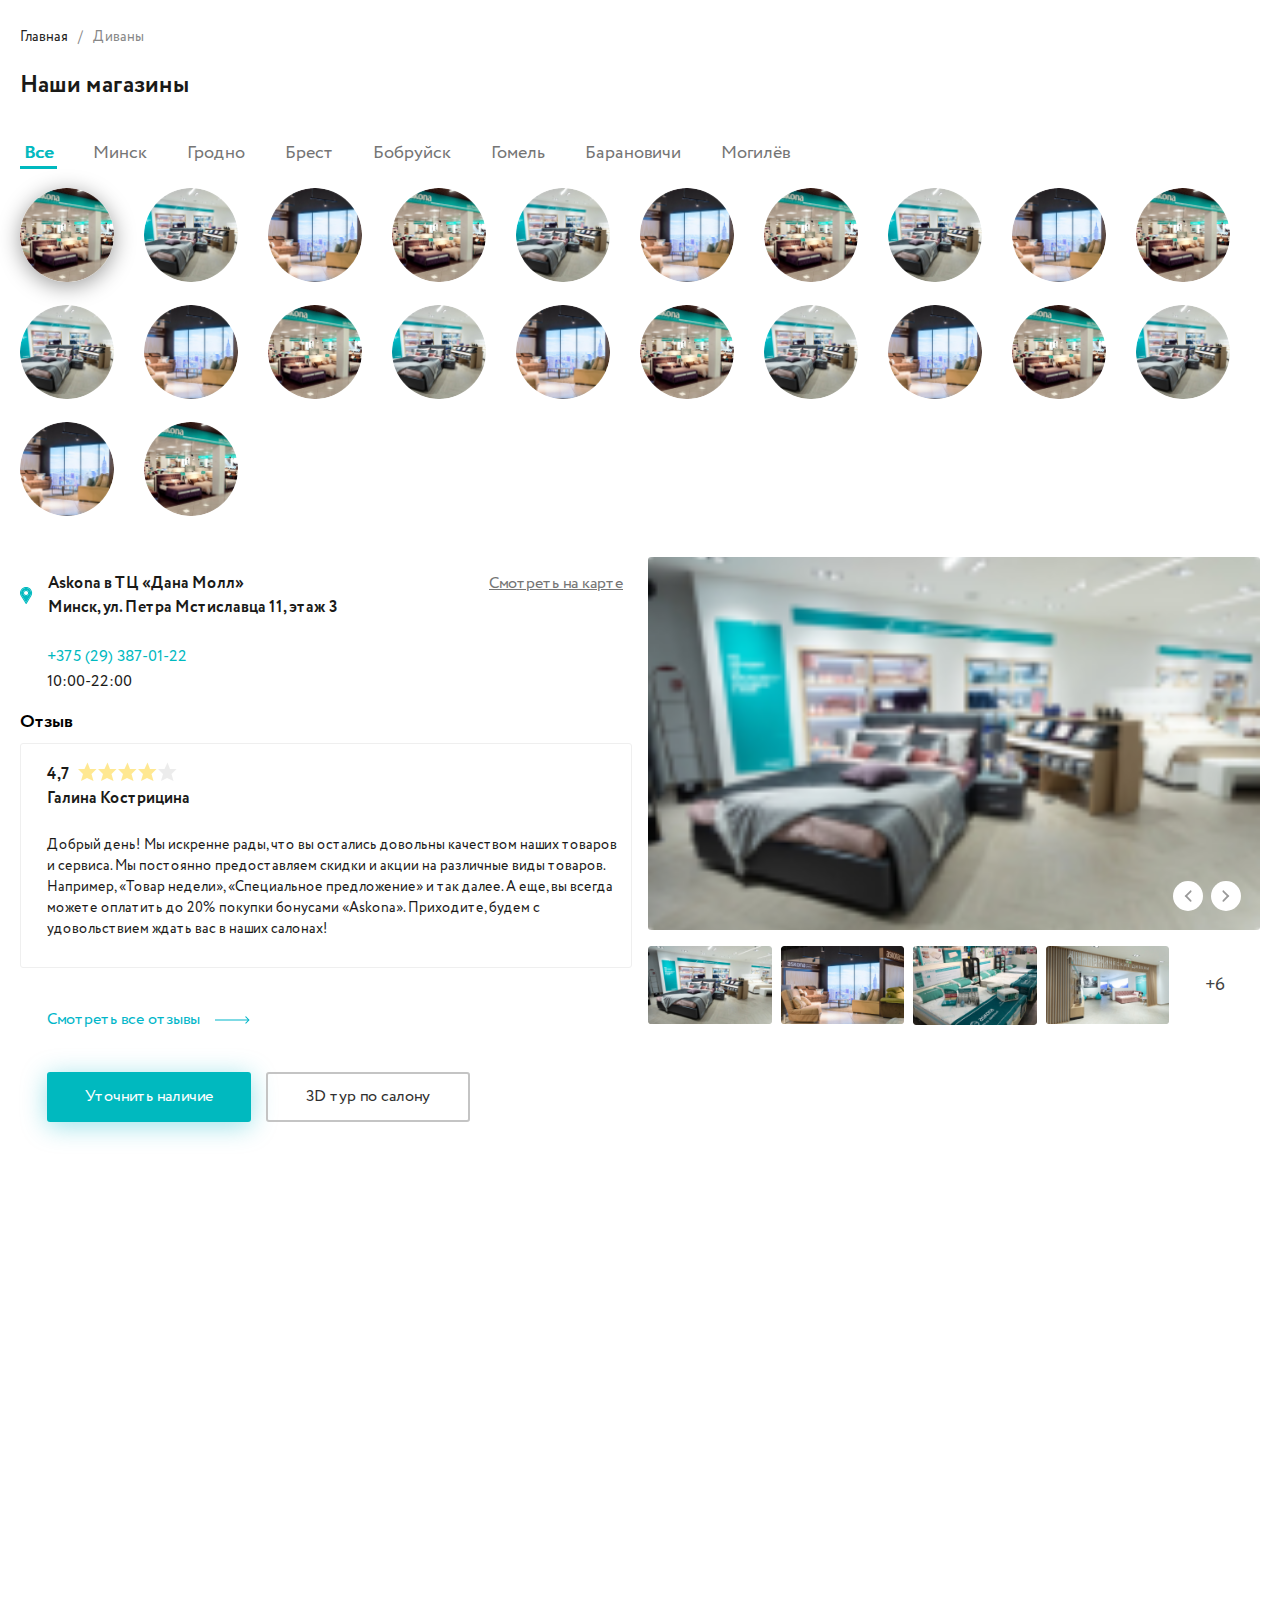
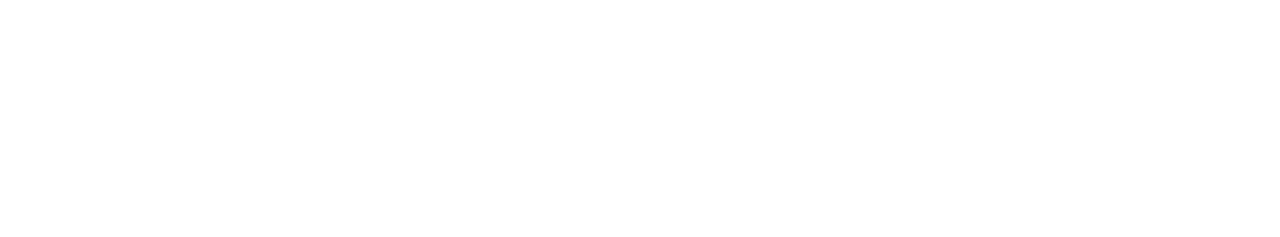
<file: shops.html>
<!DOCTYPE html>
<html lang="ru">
  <head>
    <meta charset="utf-8">
    <title>Title your site</title>
    <meta content="width=device-width, initial-scale=1" name="viewport">
    <meta content="ie=edge" http-equiv="x-ua-compatible">
    <link rel="shortcut icon" href="/img/favicon.ico" type="image/x-icon">
    <link rel="stylesheet" href="css/splide.min.css">
    <link rel="stylesheet" href="css/tom-select.css">
    <link rel="stylesheet" href="css/nouislider.css">
    <link rel="stylesheet" href="css/simplebar.css">
    <link rel="stylesheet" href="css/new-style.css">
    <link rel="stylesheet" href="css/text-page.css">
    <link rel="stylesheet" href="css/main.css">
  </head>
  <body>
    <div id="overlay"></div>
    <main id="main">
      <div class="main-container" style="padding-top: 27px;">
        <div class="breadcrumbs">
          <ul class="breadcrumbs-list">
            <li class="breadcrumbs-list__item"><a class="breadcrumbs-list__link" href="">Главная</a></li>
            <li class="breadcrumbs-list__item">Диваны</li>
          </ul><a class="breadcrumbs__btn-mobile" href="#">
            <svg class="icon icon--angle-left">
              <use href="img/sprite.svg#angle-left"></use>
            </svg>Диваны</a>
        </div>
        <h3 class="title-sm mb-39">Наши магазины</h3>
        <div class="shop-filter-wrap">
          <div class="shop-filter__holder">
            <div class="shop-filter__holder-text">Все</div>
            <svg class="icon icon--angle-down">
              <use href="img/sprite.svg#angle-down"></use>
            </svg>
          </div>
          <ul class="shop-filter"> 
            <li class="shop-filter__item"> <a class="shop-filter__link is-active" href="#">Все</a></li>
            <li class="shop-filter__item"> <a class="shop-filter__link" href="#">Минск</a></li>
            <li class="shop-filter__item"> <a class="shop-filter__link" href="#">Гродно</a></li>
            <li class="shop-filter__item"> <a class="shop-filter__link" href="#">Брест</a></li>
            <li class="shop-filter__item"> <a class="shop-filter__link" href="#">Бобруйск</a></li>
            <li class="shop-filter__item"> <a class="shop-filter__link" href="#">Гомель</a></li>
            <li class="shop-filter__item"> <a class="shop-filter__link" href="#">Барановичи</a></li>
            <li class="shop-filter__item"> <a class="shop-filter__link" href="#">Могилёв </a></li>
          </ul>
        </div>
        <ul class="shops-list"> 
          <li class="shops-list__item"><a class="shops-list__img is-active" href="#"><img src="img/new-pages-img/shops/shop-1.png" alt=""></a></li>
          <li class="shops-list__item"><a class="shops-list__img" href="#"><img src="img/new-pages-img/shops/shop-2.png" alt=""></a></li>
          <li class="shops-list__item"><a class="shops-list__img" href="#"><img src="img/new-pages-img/shops/shop-3.png" alt=""></a></li>
          <li class="shops-list__item"><a class="shops-list__img" href="#"><img src="img/new-pages-img/shops/shop-1.png" alt=""></a></li>
          <li class="shops-list__item"><a class="shops-list__img" href="#"><img src="img/new-pages-img/shops/shop-2.png" alt=""></a></li>
          <li class="shops-list__item"><a class="shops-list__img" href="#"><img src="img/new-pages-img/shops/shop-3.png" alt=""></a></li>
          <li class="shops-list__item"><a class="shops-list__img" href="#"><img src="img/new-pages-img/shops/shop-1.png" alt=""></a></li>
          <li class="shops-list__item"><a class="shops-list__img" href="#"><img src="img/new-pages-img/shops/shop-2.png" alt=""></a></li>
          <li class="shops-list__item"><a class="shops-list__img" href="#"><img src="img/new-pages-img/shops/shop-3.png" alt=""></a></li>
          <li class="shops-list__item"><a class="shops-list__img" href="#"><img src="img/new-pages-img/shops/shop-1.png" alt=""></a></li>
          <li class="shops-list__item"><a class="shops-list__img" href="#"><img src="img/new-pages-img/shops/shop-2.png" alt=""></a></li>
          <li class="shops-list__item"><a class="shops-list__img" href="#"><img src="img/new-pages-img/shops/shop-3.png" alt=""></a></li>
          <li class="shops-list__item"><a class="shops-list__img" href="#"><img src="img/new-pages-img/shops/shop-1.png" alt=""></a></li>
          <li class="shops-list__item"><a class="shops-list__img" href="#"><img src="img/new-pages-img/shops/shop-2.png" alt=""></a></li>
          <li class="shops-list__item"><a class="shops-list__img" href="#"><img src="img/new-pages-img/shops/shop-3.png" alt=""></a></li>
          <li class="shops-list__item"><a class="shops-list__img" href="#"><img src="img/new-pages-img/shops/shop-1.png" alt=""></a></li>
          <li class="shops-list__item"><a class="shops-list__img" href="#"><img src="img/new-pages-img/shops/shop-2.png" alt=""></a></li>
          <li class="shops-list__item"><a class="shops-list__img" href="#"><img src="img/new-pages-img/shops/shop-3.png" alt=""></a></li>
          <li class="shops-list__item"><a class="shops-list__img" href="#"><img src="img/new-pages-img/shops/shop-1.png" alt=""></a></li>
          <li class="shops-list__item"><a class="shops-list__img" href="#"><img src="img/new-pages-img/shops/shop-2.png" alt=""></a></li>
          <li class="shops-list__item"><a class="shops-list__img" href="#"><img src="img/new-pages-img/shops/shop-3.png" alt=""></a></li>
          <li class="shops-list__item"><a class="shops-list__img" href="#"><img src="img/new-pages-img/shops/shop-1.png" alt=""></a></li>
        </ul>
        <div class="shop-wrap"> 
          <div class="shop-wrap__col"> 
            <div class="shop-wrap__head"> 
              <div class="shop-address">
                <svg class="icon icon--map-marker">
                  <use href="img/sprite.svg#map-marker"></use>
                </svg>
                <div class="shop-address__info">
                   Askona в ТЦ «Дана Молл» <br> Минск, ул. Петра Мстиславца 11, этаж 3</div>
              </div><a class="link-b" href="#">Смотреть на карте</a>
            </div><a class="shop-phone" href="tel:+375293870122">+375 (29) 387-01-22</a>
            <time class="shop-time">10:00-22:00</time>
            <h4 class="shop-title">Отзыв</h4>
            <div class="shop-reviwe">
              <div class="reviwe-block"> 
                <div class="reviwe-block__head">
                  <div class="reviwe-rating">
                    <div class="reviwe-rating__number">4,7</div>
                    <ul class="reviwe-stars">
                      <li class="reviwe-stars__item is-active">
                        <svg class="icon icon--star">
                          <use href="img/sprite.svg#star"></use>
                        </svg>
                      </li>
                      <li class="reviwe-stars__item is-active">
                        <svg class="icon icon--star">
                          <use href="img/sprite.svg#star"></use>
                        </svg>
                      </li>
                      <li class="reviwe-stars__item is-active">
                        <svg class="icon icon--star">
                          <use href="img/sprite.svg#star"></use>
                        </svg>
                      </li>
                      <li class="reviwe-stars__item is-active">
                        <svg class="icon icon--star">
                          <use href="img/sprite.svg#star"></use>
                        </svg>
                      </li>
                      <li class="reviwe-stars__item">
                        <svg class="icon icon--star">
                          <use href="img/sprite.svg#star"></use>
                        </svg>
                      </li>
                    </ul>
                  </div>
                </div>
                <div class="reviwe-block__name">Галина Кострицина</div>
                <div class="reviwe-block__text"> 
                  <p>Добрый день! Мы искренне рады, что вы остались довольны качеством наших товаров и сервиса. Мы постоянно предоставляем скидки и акции на различные виды товаров. Например, «Товар недели», «Специальное предложение» и так далее. А еще, вы всегда можете оплатить до 20% покупки бонусами «Askona». Приходите, будем с удовольствием ждать вас в наших салонах!</p>
                </div>
              </div><a class="link-blue" href="#">Смотреть все отзывы
                <svg class="icon icon--arrow-left-long">
                  <use href="img/sprite.svg#arrow-left-long"> </use>
                </svg></a>
              <div class="shop-buttons"> <a class="btn btn-shadow" href="#">Уточнить наличие</a><a class="btn btn-secondary" href="#">3D тур по салону </a></div>
            </div>
          </div>
          <div class="shop-wrap__col"> 
            <div class="shop-slider"> 
              <div class="splide__arrows">
                <div class="splide__arrow splide__arrow--prev">
                  <svg class="icon icon--main-angle-right">
                    <use href="img/sprite.svg#main-angle-right"></use>
                  </svg>
                </div>
                <div class="splide__arrow splide__arrow--next">
                  <svg class="icon icon--main-angle-right">
                    <use href="img/sprite.svg#main-angle-right"></use>
                  </svg>
                </div>
              </div>
              <div class="splide__track">
                <div class="splide__list">
                  <div class="splide__slide"><img src="img/new-pages-img/shop-slider/shop-slider-1.png" alt=""></div>
                  <div class="splide__slide"><img src="img/new-pages-img/shop-slider/shop-slider-2.png" alt=""></div>
                  <div class="splide__slide"><img src="img/new-pages-img/shop-slider/shop-slider-3.png" alt=""></div>
                  <div class="splide__slide"><img src="img/new-pages-img/shop-slider/shop-slider-4.png" alt=""></div>
                  <div class="splide__slide"><img src="img/new-pages-img/shop-slider/shop-slider-5.png" alt=""></div>
                  <div class="splide__slide"><img src="img/new-pages-img/shop-slider/shop-slider-1.png" alt=""></div>
                  <div class="splide__slide"><img src="img/new-pages-img/shop-slider/shop-slider-2.png" alt=""></div>
                  <div class="splide__slide"><img src="img/new-pages-img/shop-slider/shop-slider-3.png" alt=""></div>
                  <div class="splide__slide"><img src="img/new-pages-img/shop-slider/shop-slider-4.png" alt=""></div>
                  <div class="splide__slide"><img src="img/new-pages-img/shop-slider/shop-slider-5.png" alt=""></div>
                </div>
              </div>
            </div>
            <div class="shop-slider-thumb-cont"> 
              <div class="shop-slider-thumb">
                <div class="splide__track">
                  <div class="splide__list">
                    <div class="splide__slide"><img src="img/new-pages-img/shop-slider/shop-slider-1.png" alt=""></div>
                    <div class="splide__slide"><img src="img/new-pages-img/shop-slider/shop-slider-2.png" alt=""></div>
                    <div class="splide__slide"><img src="img/new-pages-img/shop-slider/shop-slider-3.png" alt=""></div>
                    <div class="splide__slide"><img src="img/new-pages-img/shop-slider/shop-slider-4.png" alt=""></div>
                    <div class="splide__slide"><img src="img/new-pages-img/shop-slider/shop-slider-5.png" alt=""></div>
                    <div class="splide__slide"><img src="img/new-pages-img/shop-slider/shop-slider-1.png" alt=""></div>
                    <div class="splide__slide"><img src="img/new-pages-img/shop-slider/shop-slider-2.png" alt=""></div>
                    <div class="splide__slide"><img src="img/new-pages-img/shop-slider/shop-slider-3.png" alt=""></div>
                    <div class="splide__slide"><img src="img/new-pages-img/shop-slider/shop-slider-4.png" alt=""></div>
                    <div class="splide__slide"><img src="img/new-pages-img/shop-slider/shop-slider-5.png" alt=""></div>
                  </div>
                </div>
              </div>
              <div class="shop-slider-thumb-counter"></div>
            </div>
          </div>
        </div>
        <div class="map" id="map"><iframe src="https://www.google.com/maps/d/embed?mid=1OHS_FzkgIqHluu_7B4dSqoaHCJKWEFxf&ehbc=2E312F" frameborder="0" referrerpolicy="no-referrer-when-downgrade"></iframe></div>
      </div>
    </main>
    <script src="js/splide.min.js"></script>
    <script src="js/tom-select.complete.min.js"></script>
    <script src="js/nouislider.min.js"></script>
    <script src="js/wNumb.min.js"></script>
    <script src="js/simplebar.min.js"></script>
    <script src="js/text-page.js"></script>
    <script src="js/app.js"></script>
    <script src="js/new-style.js"></script>
  </body>
</html>
</file>
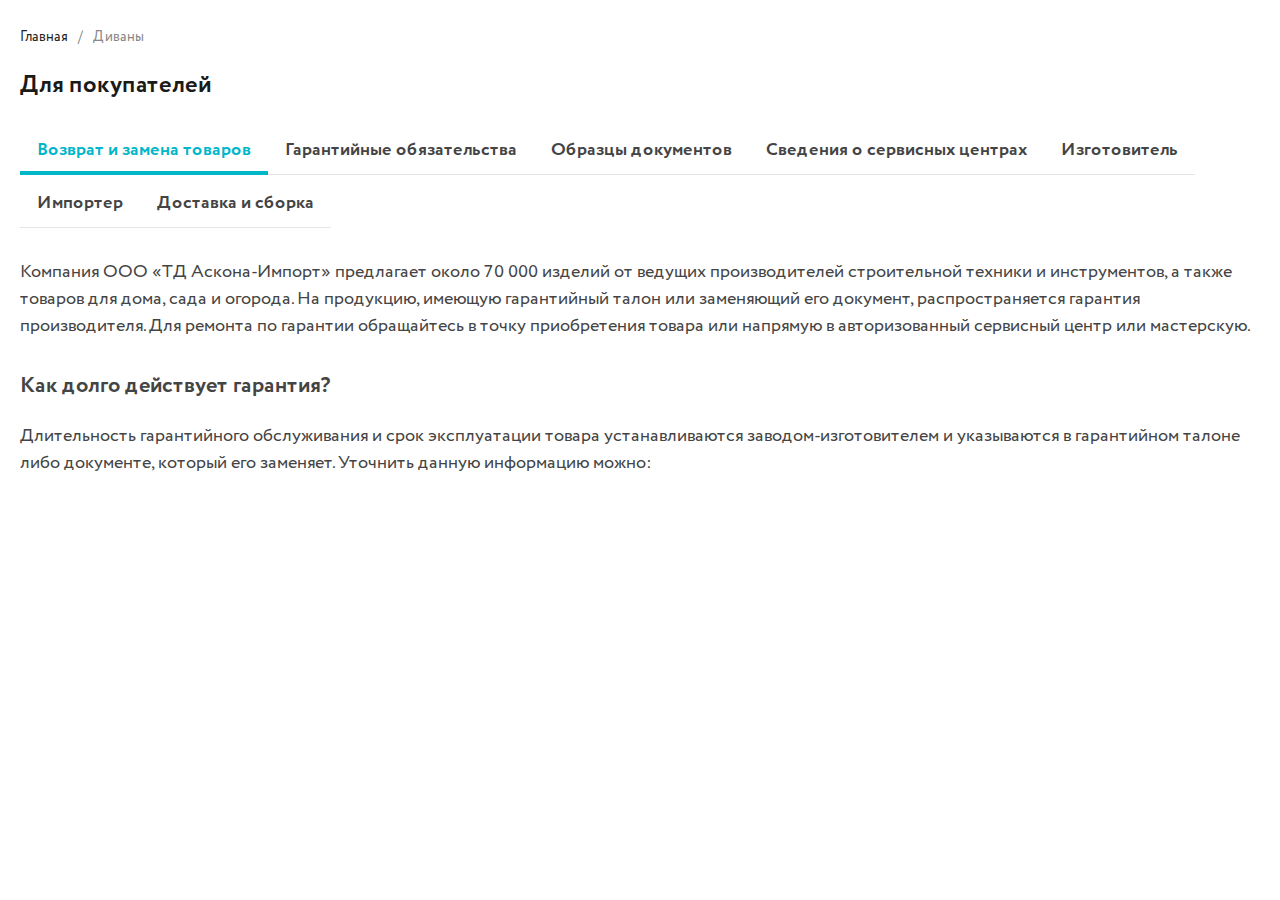
<file: text-page.html>
<!DOCTYPE html>
<html lang="ru">
  <head>
    <meta charset="utf-8">
    <title>Title your site</title>
    <meta content="width=device-width, initial-scale=1" name="viewport">
    <meta content="ie=edge" http-equiv="x-ua-compatible">
    <link rel="shortcut icon" href="/img/favicon.ico" type="image/x-icon">
    <link rel="stylesheet" href="css/splide.min.css">
    <link rel="stylesheet" href="css/tom-select.css">
    <link rel="stylesheet" href="css/nouislider.css">
    <link rel="stylesheet" href="css/simplebar.css">
    <link rel="stylesheet" href="css/new-style.css">
    <link rel="stylesheet" href="css/text-page.css">
    <link rel="stylesheet" href="css/main.css">
  </head>
  <body>
    <div id="overlay"></div>
    <main id="main">
      <div class="main-container" style="padding-top: 27px;">
        <div class="breadcrumbs"> 
          <ul class="breadcrumbs-list"> 
            <li class="breadcrumbs-list__item"> <a class="breadcrumbs-list__link" href="">Главная</a></li>
            <li class="breadcrumbs-list__item">Диваны</li>
          </ul><a class="breadcrumbs__btn-mobile" href="#"> 
            <svg class="icon icon--angle-left">
              <use href="img/sprite.svg#angle-left"></use>
            </svg>Главная</a>
        </div>
        <h3 class="title-sm">Для покупателей</h3>
        <div class="text-tabs"> 
          <div class="text-nav"> 
            <div class="text-nav__holder">Возврат и замена товаров</div>
            <svg class="icon icon--angle-down">
              <use href="img/sprite.svg#angle-down"></use>
            </svg>
            <div class="text-nav__inner"><a class="text-nav__link is-active" href="#" data-text-tab="tab-1">Возврат и замена товаров</a><a class="text-nav__link" href="#" data-text-tab="tab-2">Гарантийные обязательства</a><a class="text-nav__link" href="#" data-text-tab="tab-3">Образцы документов</a><a class="text-nav__link" href="#" data-text-tab="tab-4">Сведения о сервисных центрах</a><a class="text-nav__link" href="#" data-text-tab="tab-5">Изготовитель</a><a class="text-nav__link" href="#" data-text-tab="tab-6">Импортер</a><a class="text-nav__link" href="#" data-text-tab="tab-7">Доставка и сборка</a></div>
          </div>
          <div class="text-pane is-active" data-text-tab-content="tab-1"> 
            <div class="text-wrapper">
              <p class="mb-45">Компания ООО «ТД Аскона-Импорт» предлагает около 70 000 изделий от ведущих производителей строительной техники и инструментов, а также товаров для дома, сада и огорода. На продукцию, имеющую гарантийный талон или заменяющий его документ, распространяется гарантия производителя. Для ремонта по гарантии обращайтесь в точку приобретения товара или напрямую в авторизованный сервисный центр или мастерскую.</p>
              <h4>Как долго действует гарантия?</h4>
              <p>Длительность гарантийного обслуживания и срок эксплуатации товара устанавливаются заводом-изготовителем и указываются в гарантийном талоне либо документе, который его заменяет. Уточнить данную информацию можно:</p>
            </div>
          </div>
          <div class="text-pane" data-text-tab-content="tab-2">
            <div class="text-wrapper">
              <h4>Как долго действует гарантия?</h4>
              <p class="mb-30">Длительность гарантийного обслуживания и срок эксплуатации товара устанавливаются заводом-изготовителем и указываются в гарантийном талоне либо документе, который его заменяет. </p>
              <h5>Уточнить данную информацию можно:</h5>
              <ul> 
                <li>на упаковке изделия,</li>
                <li>по телефону у консультанта Компании ОМА,</li>
                <li>на сайте производителя.</li>
                <li>Что должно быть указано в гарантийном талоне?</li>
                <li>Документ должен содержать следующую информацию:</li>
                <li>наименование товара,</li>
                <li>день покупки,</li>
                <li>модель изделия,</li>
                <li>серийный номер товара.</li>
              </ul>
              <p>На лицевой странице талона и отрывных купонах при их наличии ставится штамп продавца. Убедившись в комплектности изделия и отсутствии внешних дефектов, покупатель подписывает талон.</p>
              <h4>Как вернуть некачественный товар?</h4>
              <p>В случае обнаружения потребителем недостатков товара и предъявления требования о замене такого товара продавец (изготовитель, поставщик, представитель) обязан заменить такой товар незамедлительно, а при необходимости дополнительной проверки качества такого товара продавцом (изготовителем, поставщиком, представителем) – заменить его в течение четырнадцати дней со дня предъявления указанного требования. Чтобы вернуть товар ненадлежащего качества и получить уплаченные за него деньги необходимо: обратиться в точку реализации товара. Если товар куплен в розничной сети ОМА, нужно приехать именно в тот магазин, где вы его покупали. Если товар был приобретен в интернет-магазине компании, позвоните по телефону 6-978-978 (Velcom, MTC, Life), и специалист сообщит условия возврата товара, подтвердить специалисту по качеству факт приобретения товара. Для этого могут использоваться свидетельские показания, элементы потребительской тары (упаковки), на которых имеются отметки, подтверждающие, что приобретение товара осуществлялось у данного продавца, а также документы и другие средства доказывания, указывающие на приобретение товара у данного продавца, заполнить заявление на возврат некачественного товара, согласовать со специалистом ОМА возврат денежных средств.</p>
              <p>Требования потребителя о соразмерном уменьшении покупной цены товара ненадлежащего качества, возмещении расходов на устранение недостатков товара потребителем или третьим лицом, расторжении договора розничной купли-продажи и (или) возврате уплаченной за товар ненадлежащего качества денежной суммы подлежат удовлетворению продавцом (изготовителем, поставщиком, представителем) незамедлительно. В случае, если удовлетворить требования потребителя незамедлительно не представляется возможным, максимальный срок для удовлетворения требований потребителя не может превышать семи дней со дня предъявления соответствующего требования, а при необходимости проведения экспертизы – четырнадцати дней.</p>
              <h4>Как вернуть товар надлежащего качества?</h4>
              <p>Если вам не подошел исправный и качественный товар, то в течение 14 календарных дней со дня покупки вы может его вернуть. Обязательное условие — товарный вид и сохранение потребительских свойств изделия. Однако вернуть можно не все покупки. Перечень непродовольственных товаров надлежащего качества, не подлежащих обмену и возврату, утвержден Постановлением Совета Министров Республики Беларусь № 935 от 22.12.2018 года. Если товар куплен в розничной сети ОМА, нужно приехать именно в тот магазин, где вы его покупали. Если товар был приобретен в интернет-магазине компании, позвоните по телефону 6-978-978 (Velcom, MTC, Life), и специалист сообщит, в какой Строительный дом ОМА вы можете его вернуть.</p>
              <h4>Как осуществляется возврат средств при оплате банковской карточкой онлайн?</h4>
              <p>Онлайн-оплата на сайте www.oma.by осуществляется через Системy электронных платежей. Безопасный сервер устанавливает шифрованное соединение по защищенному протоколу TLS и конфиденциально принимает от клиента данные его пластиковой банковской карты (номер карты, имя держателя, дату окончания действия, и контрольный номер банковской карточке CVC/CVC2). Возврат денежных средств осуществляется на ту банковскую карту, с которой была произведена оплата. В случае, если вы не получили заказ, обратитесь в службу технической поддержки за консультацией по телефону 6-978-978 (Velcom, MTC, Life). После совершения оплаты с использованием банковской карты обязательно сохраняйте полученные карт-чеки (подтверждения об оплате в интернет-магазине) для сверки с выпиской из карт-счета (чтобы подтвердить совершенные операции при возникновении спорных ситуаций).</p>
              <h4>Как осуществляется возврат предоплаты?</h4>
              <p>Если вы передумали покупать товар, но уже оплатили его, то денежные средства будут возвращены вам в срок до семи дней с момента предъявления требования о возврате предварительно оплаченной суммы. При оплате картой возврат денежных средств осуществляется на ту банковскую карту, с которой была произведена предоплата. В случае, если у вас возникли вопросы, обратитесь в службу технической поддержки за консультацией по телефону 6-978-978 (A1, MTC, Life). Обязательно сохраняйте полученные документы до момента, когда сумма предоплаты будет вам возвращена.</p>
            </div>
          </div>
          <div class="text-pane" data-text-tab-content="tab-3">
            <div class="img-list"> 
              <div class="img-list__item"> 
                <h5 class="img-list__title">Образец  гарантийного талона</h5>
                <div class="img-list__picture"> <img src="img/Rectangle.jpg" alt=""></div>
              </div>
              <div class="img-list__item"> 
                <h5 class="img-list__title">Образец  Товаро-транспортной накладной</h5>
                <div class="img-list__picture"> <img src="img/Rectangle.jpg" alt=""></div>
              </div>
              <div class="img-list__item"> 
                <h5 class="img-list__title">Образец чека</h5>
                <div class="img-list__picture"> <img src="img/Rectangle.jpg" alt=""></div>
              </div>
            </div>
          </div>
          <div class="text-pane" data-text-tab-content="tab-4">
            <div class="text-wrapper"> 
              <h4>Беларусь    </h4>
              <div class="text-row"> 
                <div class="text-row__col"> 
                  <div class="address-item"> 
                    <div class="address-item__text">Askona в ТЦ «Дана Молл»</div>
                    <div class="address-item__text">Минск, ул. Петра Мстиславца 11, этаж 3</div>
                  </div>
                  <div class="address-item"> 
                    <div class="address-item__text">Askona в ТЦ «Корона-Сити»</div>
                    <div class="address-item__text">Минск, ул. Денисовская 8, этаж 2</div>
                  </div>
                  <div class="address-item"> 
                    <div class="address-item__text">Askona в ТЦ «Замок» HOME</div>
                    <div class="address-item__text">Минск, пр-т Победителей 65к1, этаж 6</div>
                  </div>
                </div>
                <div class="text-row__col"> 
                  <div class="address-item"> 
                    <div class="address-item__text">Askona в ТЦ «Дана Молл»</div>
                    <div class="address-item__text">Минск, ул. Петра Мстиславца 11, этаж 3</div>
                  </div>
                  <div class="address-item"> 
                    <div class="address-item__text">Askona в ТЦ «Корона-Сити»</div>
                    <div class="address-item__text">Минск, ул. Денисовская 8, этаж 2</div>
                  </div>
                  <div class="address-item"> 
                    <div class="address-item__text">Askona в ТЦ «Замок» HOME</div>
                    <div class="address-item__text">Минск, пр-т Победителей 65к1, этаж 6</div>
                  </div>
                </div>
                <div class="text-row__col"> 
                  <div class="address-item"> 
                    <div class="address-item__text">Askona в ТЦ «Дана Молл»</div>
                    <div class="address-item__text">Минск, ул. Петра Мстиславца 11, этаж 3</div>
                  </div>
                  <div class="address-item"> 
                    <div class="address-item__text">Askona в ТЦ «Корона-Сити»</div>
                    <div class="address-item__text">Минск, ул. Денисовская 8, этаж 2</div>
                  </div>
                  <div class="address-item"> 
                    <div class="address-item__text">Askona в ТЦ «Замок» HOME</div>
                    <div class="address-item__text">Минск, пр-т Победителей 65к1, этаж 6</div>
                  </div>
                </div>
              </div>
            </div>
          </div>
          <div class="text-pane" data-text-tab-content="tab-5">
            <div class="text-wrapper"> 
              <h4>Беларусь    </h4>
              <div class="text-row"> 
                <div class="text-row__col"> 
                  <div class="address-item"> 
                    <div class="address-item__text">Askona в ТЦ «Дана Молл»</div>
                    <div class="address-item__text">Минск, ул. Петра Мстиславца 11, этаж 3</div>
                  </div>
                  <div class="address-item"> 
                    <div class="address-item__text">Askona в ТЦ «Корона-Сити»</div>
                    <div class="address-item__text">Минск, ул. Денисовская 8, этаж 2</div>
                  </div>
                  <div class="address-item"> 
                    <div class="address-item__text">Askona в ТЦ «Замок» HOME</div>
                    <div class="address-item__text">Минск, пр-т Победителей 65к1, этаж 6</div>
                  </div>
                </div>
                <div class="text-row__col"> 
                  <div class="address-item"> 
                    <div class="address-item__text">Askona в ТЦ «Дана Молл»</div>
                    <div class="address-item__text">Минск, ул. Петра Мстиславца 11, этаж 3</div>
                  </div>
                  <div class="address-item"> 
                    <div class="address-item__text">Askona в ТЦ «Корона-Сити»</div>
                    <div class="address-item__text">Минск, ул. Денисовская 8, этаж 2</div>
                  </div>
                  <div class="address-item"> 
                    <div class="address-item__text">Askona в ТЦ «Замок» HOME</div>
                    <div class="address-item__text">Минск, пр-т Победителей 65к1, этаж 6</div>
                  </div>
                </div>
                <div class="text-row__col"> 
                  <div class="address-item"> 
                    <div class="address-item__text">Askona в ТЦ «Дана Молл»</div>
                    <div class="address-item__text">Минск, ул. Петра Мстиславца 11, этаж 3</div>
                  </div>
                  <div class="address-item"> 
                    <div class="address-item__text">Askona в ТЦ «Корона-Сити»</div>
                    <div class="address-item__text">Минск, ул. Денисовская 8, этаж 2</div>
                  </div>
                  <div class="address-item"> 
                    <div class="address-item__text">Askona в ТЦ «Замок» HOME</div>
                    <div class="address-item__text">Минск, пр-т Победителей 65к1, этаж 6</div>
                  </div>
                </div>
              </div>
              <h4>Россия</h4>
              <div class="text-row"> 
                <div class="text-row__col"> 
                  <div class="address-item"> 
                    <div class="address-item__text">Askona в ТЦ «Дана Молл»</div>
                    <div class="address-item__text">Минск, ул. Петра Мстиславца 11, этаж 3</div>
                  </div>
                  <div class="address-item"> 
                    <div class="address-item__text">Askona в ТЦ «Корона-Сити»</div>
                    <div class="address-item__text">Минск, ул. Денисовская 8, этаж 2</div>
                  </div>
                  <div class="address-item"> 
                    <div class="address-item__text">Askona в ТЦ «Замок» HOME</div>
                    <div class="address-item__text">Минск, пр-т Победителей 65к1, этаж 6</div>
                  </div>
                </div>
                <div class="text-row__col"> 
                  <div class="address-item"> 
                    <div class="address-item__text">Askona в ТЦ «Дана Молл»</div>
                    <div class="address-item__text">Минск, ул. Петра Мстиславца 11, этаж 3</div>
                  </div>
                  <div class="address-item"> 
                    <div class="address-item__text">Askona в ТЦ «Корона-Сити»</div>
                    <div class="address-item__text">Минск, ул. Денисовская 8, этаж 2</div>
                  </div>
                  <div class="address-item"> 
                    <div class="address-item__text">Askona в ТЦ «Замок» HOME</div>
                    <div class="address-item__text">Минск, пр-т Победителей 65к1, этаж 6</div>
                  </div>
                </div>
                <div class="text-row__col"> 
                  <div class="address-item"> 
                    <div class="address-item__text">Askona в ТЦ «Дана Молл»</div>
                    <div class="address-item__text">Минск, ул. Петра Мстиславца 11, этаж 3</div>
                  </div>
                  <div class="address-item"> 
                    <div class="address-item__text">Askona в ТЦ «Корона-Сити»</div>
                    <div class="address-item__text">Минск, ул. Денисовская 8, этаж 2</div>
                  </div>
                  <div class="address-item"> 
                    <div class="address-item__text">Askona в ТЦ «Замок» HOME</div>
                    <div class="address-item__text">Минск, пр-т Победителей 65к1, этаж 6</div>
                  </div>
                </div>
              </div>
              <h4>Казахстан</h4>
              <div class="text-row"> 
                <div class="text-row__col"> 
                  <div class="address-item"> 
                    <div class="address-item__text">Askona в ТЦ «Дана Молл»</div>
                    <div class="address-item__text">Минск, ул. Петра Мстиславца 11, этаж 3</div>
                  </div>
                  <div class="address-item"> 
                    <div class="address-item__text">Askona в ТЦ «Корона-Сити»</div>
                    <div class="address-item__text">Минск, ул. Денисовская 8, этаж 2</div>
                  </div>
                  <div class="address-item"> 
                    <div class="address-item__text">Askona в ТЦ «Замок» HOME</div>
                    <div class="address-item__text">Минск, пр-т Победителей 65к1, этаж 6</div>
                  </div>
                </div>
                <div class="text-row__col"> 
                  <div class="address-item"> 
                    <div class="address-item__text">Askona в ТЦ «Дана Молл»</div>
                    <div class="address-item__text">Минск, ул. Петра Мстиславца 11, этаж 3</div>
                  </div>
                  <div class="address-item"> 
                    <div class="address-item__text">Askona в ТЦ «Корона-Сити»</div>
                    <div class="address-item__text">Минск, ул. Денисовская 8, этаж 2</div>
                  </div>
                  <div class="address-item"> 
                    <div class="address-item__text">Askona в ТЦ «Замок» HOME</div>
                    <div class="address-item__text">Минск, пр-т Победителей 65к1, этаж 6</div>
                  </div>
                </div>
                <div class="text-row__col"> 
                  <div class="address-item"> 
                    <div class="address-item__text">Askona в ТЦ «Дана Молл»</div>
                    <div class="address-item__text">Минск, ул. Петра Мстиславца 11, этаж 3</div>
                  </div>
                  <div class="address-item"> 
                    <div class="address-item__text">Askona в ТЦ «Корона-Сити»</div>
                    <div class="address-item__text">Минск, ул. Денисовская 8, этаж 2</div>
                  </div>
                  <div class="address-item"> 
                    <div class="address-item__text">Askona в ТЦ «Замок» HOME</div>
                    <div class="address-item__text">Минск, пр-т Победителей 65к1, этаж 6</div>
                  </div>
                </div>
              </div>
            </div>
          </div>
          <div class="text-pane" data-text-tab-content="tab-6">
            <div class="text-wrapper"> 
              <h4>Беларусь    </h4>
              <div class="text-row"> 
                <div class="text-row__col"> 
                  <div class="address-item"> 
                    <div class="address-item__text">Askona в ТЦ «Дана Молл»</div>
                    <div class="address-item__text">Минск, ул. Петра Мстиславца 11, этаж 3</div>
                  </div>
                  <div class="address-item"> 
                    <div class="address-item__text">Askona в ТЦ «Корона-Сити»</div>
                    <div class="address-item__text">Минск, ул. Денисовская 8, этаж 2</div>
                  </div>
                  <div class="address-item"> 
                    <div class="address-item__text">Askona в ТЦ «Замок» HOME</div>
                    <div class="address-item__text">Минск, пр-т Победителей 65к1, этаж 6</div>
                  </div>
                </div>
                <div class="text-row__col"> 
                  <div class="address-item"> 
                    <div class="address-item__text">Askona в ТЦ «Дана Молл»</div>
                    <div class="address-item__text">Минск, ул. Петра Мстиславца 11, этаж 3</div>
                  </div>
                  <div class="address-item"> 
                    <div class="address-item__text">Askona в ТЦ «Корона-Сити»</div>
                    <div class="address-item__text">Минск, ул. Денисовская 8, этаж 2</div>
                  </div>
                  <div class="address-item"> 
                    <div class="address-item__text">Askona в ТЦ «Замок» HOME</div>
                    <div class="address-item__text">Минск, пр-т Победителей 65к1, этаж 6</div>
                  </div>
                </div>
                <div class="text-row__col"> 
                  <div class="address-item"> 
                    <div class="address-item__text">Askona в ТЦ «Дана Молл»</div>
                    <div class="address-item__text">Минск, ул. Петра Мстиславца 11, этаж 3</div>
                  </div>
                  <div class="address-item"> 
                    <div class="address-item__text">Askona в ТЦ «Корона-Сити»</div>
                    <div class="address-item__text">Минск, ул. Денисовская 8, этаж 2</div>
                  </div>
                  <div class="address-item"> 
                    <div class="address-item__text">Askona в ТЦ «Замок» HOME</div>
                    <div class="address-item__text">Минск, пр-т Победителей 65к1, этаж 6</div>
                  </div>
                </div>
              </div>
              <h4>Россия</h4>
              <div class="text-row"> 
                <div class="text-row__col"> 
                  <div class="address-item"> 
                    <div class="address-item__text">Askona в ТЦ «Дана Молл»</div>
                    <div class="address-item__text">Минск, ул. Петра Мстиславца 11, этаж 3</div>
                  </div>
                  <div class="address-item"> 
                    <div class="address-item__text">Askona в ТЦ «Корона-Сити»</div>
                    <div class="address-item__text">Минск, ул. Денисовская 8, этаж 2</div>
                  </div>
                  <div class="address-item"> 
                    <div class="address-item__text">Askona в ТЦ «Замок» HOME</div>
                    <div class="address-item__text">Минск, пр-т Победителей 65к1, этаж 6</div>
                  </div>
                </div>
                <div class="text-row__col"> 
                  <div class="address-item"> 
                    <div class="address-item__text">Askona в ТЦ «Дана Молл»</div>
                    <div class="address-item__text">Минск, ул. Петра Мстиславца 11, этаж 3</div>
                  </div>
                  <div class="address-item"> 
                    <div class="address-item__text">Askona в ТЦ «Корона-Сити»</div>
                    <div class="address-item__text">Минск, ул. Денисовская 8, этаж 2</div>
                  </div>
                  <div class="address-item"> 
                    <div class="address-item__text">Askona в ТЦ «Замок» HOME</div>
                    <div class="address-item__text">Минск, пр-т Победителей 65к1, этаж 6</div>
                  </div>
                </div>
                <div class="text-row__col"> 
                  <div class="address-item"> 
                    <div class="address-item__text">Askona в ТЦ «Дана Молл»</div>
                    <div class="address-item__text">Минск, ул. Петра Мстиславца 11, этаж 3</div>
                  </div>
                  <div class="address-item"> 
                    <div class="address-item__text">Askona в ТЦ «Корона-Сити»</div>
                    <div class="address-item__text">Минск, ул. Денисовская 8, этаж 2</div>
                  </div>
                  <div class="address-item"> 
                    <div class="address-item__text">Askona в ТЦ «Замок» HOME</div>
                    <div class="address-item__text">Минск, пр-т Победителей 65к1, этаж 6</div>
                  </div>
                </div>
              </div>
              <h4>Казахстан</h4>
              <div class="text-row"> 
                <div class="text-row__col"> 
                  <div class="address-item"> 
                    <div class="address-item__text">Askona в ТЦ «Дана Молл»</div>
                    <div class="address-item__text">Минск, ул. Петра Мстиславца 11, этаж 3</div>
                  </div>
                  <div class="address-item"> 
                    <div class="address-item__text">Askona в ТЦ «Корона-Сити»</div>
                    <div class="address-item__text">Минск, ул. Денисовская 8, этаж 2</div>
                  </div>
                  <div class="address-item"> 
                    <div class="address-item__text">Askona в ТЦ «Замок» HOME</div>
                    <div class="address-item__text">Минск, пр-т Победителей 65к1, этаж 6</div>
                  </div>
                </div>
                <div class="text-row__col"> 
                  <div class="address-item"> 
                    <div class="address-item__text">Askona в ТЦ «Дана Молл»</div>
                    <div class="address-item__text">Минск, ул. Петра Мстиславца 11, этаж 3</div>
                  </div>
                  <div class="address-item"> 
                    <div class="address-item__text">Askona в ТЦ «Корона-Сити»</div>
                    <div class="address-item__text">Минск, ул. Денисовская 8, этаж 2</div>
                  </div>
                  <div class="address-item"> 
                    <div class="address-item__text">Askona в ТЦ «Замок» HOME</div>
                    <div class="address-item__text">Минск, пр-т Победителей 65к1, этаж 6</div>
                  </div>
                </div>
                <div class="text-row__col"> 
                  <div class="address-item"> 
                    <div class="address-item__text">Askona в ТЦ «Дана Молл»</div>
                    <div class="address-item__text">Минск, ул. Петра Мстиславца 11, этаж 3</div>
                  </div>
                  <div class="address-item"> 
                    <div class="address-item__text">Askona в ТЦ «Корона-Сити»</div>
                    <div class="address-item__text">Минск, ул. Денисовская 8, этаж 2</div>
                  </div>
                  <div class="address-item"> 
                    <div class="address-item__text">Askona в ТЦ «Замок» HOME</div>
                    <div class="address-item__text">Минск, пр-т Победителей 65к1, этаж 6</div>
                  </div>
                </div>
              </div>
            </div>
          </div>
          <div class="text-pane" data-text-tab-content="tab-7">
            <div class="text-wrapper">
              <h4>Как долго действует гарантия?</h4>
              <p class="mb-30">Длительность гарантийного обслуживания и срок эксплуатации товара устанавливаются заводом-изготовителем и указываются в гарантийном талоне либо документе, который его заменяет. </p>
              <h5>Уточнить данную информацию можно:</h5>
              <ul> 
                <li>на упаковке изделия,</li>
                <li>по телефону у консультанта Компании ОМА,</li>
                <li>на сайте производителя.</li>
                <li>Что должно быть указано в гарантийном талоне?</li>
                <li>Документ должен содержать следующую информацию:</li>
                <li>наименование товара,</li>
                <li>день покупки,</li>
                <li>модель изделия,</li>
                <li>серийный номер товара.</li>
              </ul>
              <p>На лицевой странице талона и отрывных купонах при их наличии ставится штамп продавца. Убедившись в комплектности изделия и отсутствии внешних дефектов, покупатель подписывает талон.</p>
              <h4>Как вернуть некачественный товар?</h4>
              <p>В случае обнаружения потребителем недостатков товара и предъявления требования о замене такого товара продавец (изготовитель, поставщик, представитель) обязан заменить такой товар незамедлительно, а при необходимости дополнительной проверки качества такого товара продавцом (изготовителем, поставщиком, представителем) – заменить его в течение четырнадцати дней со дня предъявления указанного требования. Чтобы вернуть товар ненадлежащего качества и получить уплаченные за него деньги необходимо: обратиться в точку реализации товара. Если товар куплен в розничной сети ОМА, нужно приехать именно в тот магазин, где вы его покупали. Если товар был приобретен в интернет-магазине компании, позвоните по телефону 6-978-978 (Velcom, MTC, Life), и специалист сообщит условия возврата товара, подтвердить специалисту по качеству факт приобретения товара. Для этого могут использоваться свидетельские показания, элементы потребительской тары (упаковки), на которых имеются отметки, подтверждающие, что приобретение товара осуществлялось у данного продавца, а также документы и другие средства доказывания, указывающие на приобретение товара у данного продавца, заполнить заявление на возврат некачественного товара, согласовать со специалистом ОМА возврат денежных средств.</p>
              <p>Требования потребителя о соразмерном уменьшении покупной цены товара ненадлежащего качества, возмещении расходов на устранение недостатков товара потребителем или третьим лицом, расторжении договора розничной купли-продажи и (или) возврате уплаченной за товар ненадлежащего качества денежной суммы подлежат удовлетворению продавцом (изготовителем, поставщиком, представителем) незамедлительно. В случае, если удовлетворить требования потребителя незамедлительно не представляется возможным, максимальный срок для удовлетворения требований потребителя не может превышать семи дней со дня предъявления соответствующего требования, а при необходимости проведения экспертизы – четырнадцати дней.</p>
              <h4>Как вернуть товар надлежащего качества?</h4>
              <p>Если вам не подошел исправный и качественный товар, то в течение 14 календарных дней со дня покупки вы может его вернуть. Обязательное условие — товарный вид и сохранение потребительских свойств изделия. Однако вернуть можно не все покупки. Перечень непродовольственных товаров надлежащего качества, не подлежащих обмену и возврату, утвержден Постановлением Совета Министров Республики Беларусь № 935 от 22.12.2018 года. Если товар куплен в розничной сети ОМА, нужно приехать именно в тот магазин, где вы его покупали. Если товар был приобретен в интернет-магазине компании, позвоните по телефону 6-978-978 (Velcom, MTC, Life), и специалист сообщит, в какой Строительный дом ОМА вы можете его вернуть.</p>
              <h4>Как осуществляется возврат средств при оплате банковской карточкой онлайн?</h4>
              <p>Онлайн-оплата на сайте www.oma.by осуществляется через Системy электронных платежей. Безопасный сервер устанавливает шифрованное соединение по защищенному протоколу TLS и конфиденциально принимает от клиента данные его пластиковой банковской карты (номер карты, имя держателя, дату окончания действия, и контрольный номер банковской карточке CVC/CVC2). Возврат денежных средств осуществляется на ту банковскую карту, с которой была произведена оплата. В случае, если вы не получили заказ, обратитесь в службу технической поддержки за консультацией по телефону 6-978-978 (Velcom, MTC, Life). После совершения оплаты с использованием банковской карты обязательно сохраняйте полученные карт-чеки (подтверждения об оплате в интернет-магазине) для сверки с выпиской из карт-счета (чтобы подтвердить совершенные операции при возникновении спорных ситуаций).</p>
              <h4>Как осуществляется возврат предоплаты?</h4>
              <p>Если вы передумали покупать товар, но уже оплатили его, то денежные средства будут возвращены вам в срок до семи дней с момента предъявления требования о возврате предварительно оплаченной суммы. При оплате картой возврат денежных средств осуществляется на ту банковскую карту, с которой была произведена предоплата. В случае, если у вас возникли вопросы, обратитесь в службу технической поддержки за консультацией по телефону 6-978-978 (A1, MTC, Life). Обязательно сохраняйте полученные документы до момента, когда сумма предоплаты будет вам возвращена.</p>
            </div>
          </div>
        </div>
      </div>
    </main>
    <script src="js/splide.min.js"></script>
    <script src="js/tom-select.complete.min.js"></script>
    <script src="js/nouislider.min.js"></script>
    <script src="js/wNumb.min.js"></script>
    <script src="js/simplebar.min.js"></script>
    <script src="js/text-page.js"></script>
    <script src="js/app.js"></script>
    <script src="js/new-style.js"></script>
  </body>
</html>
</file>
<file: css/tom-select.css>
/**
 * tom-select.css (v2.0.0)
 * Copyright (c) contributors
 *
 * Licensed under the Apache License, Version 2.0 (the "License"); you may not use this
 * file except in compliance with the License. You may obtain a copy of the License at:
 * http://www.apache.org/licenses/LICENSE-2.0
 *
 * Unless required by applicable law or agreed to in writing, software distributed under
 * the License is distributed on an "AS IS" BASIS, WITHOUT WARRANTIES OR CONDITIONS OF
 * ANY KIND, either express or implied. See the License for the specific language
 * governing permissions and limitations under the License.
 *
 */
.ts-wrapper.plugin-drag_drop.multi > .ts-control > div.ui-sortable-placeholder {
  visibility: visible !important;
  background: #f2f2f2 !important;
  background: rgba(0, 0, 0, 0.06) !important;
  border: 0 none !important;
  box-shadow: inset 0 0 12px 4px #fff;
}
.ts-wrapper.plugin-drag_drop .ui-sortable-placeholder::after {
  content: "!";
  visibility: hidden;
}
.ts-wrapper.plugin-drag_drop .ui-sortable-helper {
  box-shadow: 0 2px 5px rgba(0, 0, 0, 0.2);
}

.plugin-checkbox_options .option input {
  margin-right: 0.5rem;
}

.plugin-clear_button .ts-control {
  padding-right: calc(1em + (3 * 6px)) !important;
}
.plugin-clear_button .clear-button {
  opacity: 0;
  position: absolute;
  top: 8px;
  right: calc(8px - 6px);
  margin-right: 0 !important;
  background: transparent !important;
  transition: opacity 0.5s;
  cursor: pointer;
}
.plugin-clear_button.single .clear-button {
  right: calc(8px - 6px + 2rem);
}
.plugin-clear_button.focus.has-items .clear-button, .plugin-clear_button:hover.has-items .clear-button {
  opacity: 1;
}

.ts-wrapper .dropdown-header {
  position: relative;
  padding: 10px 8px;
  border-bottom: 1px solid #d0d0d0;
  background: #f8f8f8;
  border-radius: 3px 3px 0 0;
}
.ts-wrapper .dropdown-header-close {
  position: absolute;
  right: 8px;
  top: 50%;
  color: #303030;
  opacity: 0.4;
  margin-top: -12px;
  line-height: 20px;
  font-size: 20px !important;
}
.ts-wrapper .dropdown-header-close:hover {
  color: black;
}

.plugin-dropdown_input.focus.dropdown-active .ts-control {
  box-shadow: none;
  border: 1px solid #d0d0d0;
}
.plugin-dropdown_input .dropdown-input {
  border: 1px solid #d0d0d0;
  border-width: 0 0 1px 0;
  display: block;
  padding: 8px 8px;
  box-shadow: none;
  width: 100%;
  background: transparent;
}
.ts-wrapper.plugin-input_autogrow.has-items .ts-control > input {
  min-width: 0;
}
.ts-wrapper.plugin-input_autogrow.has-items.focus .ts-control > input {
  flex: none;
  min-width: 4px;
}
.ts-wrapper.plugin-input_autogrow.has-items.focus .ts-control > input::-webkit-input-placeholder {
  color: transparent;
}
.ts-wrapper.plugin-input_autogrow.has-items.focus .ts-control > input::-ms-input-placeholder {
  color: transparent;
}
.ts-wrapper.plugin-input_autogrow.has-items.focus .ts-control > input::placeholder {
  color: transparent;
}

.ts-dropdown.plugin-optgroup_columns .ts-dropdown-content {
  display: flex;
}
.ts-dropdown.plugin-optgroup_columns .optgroup {
  border-right: 1px solid #f2f2f2;
  border-top: 0 none;
  flex-grow: 1;
  flex-basis: 0;
  min-width: 0;
}
.ts-dropdown.plugin-optgroup_columns .optgroup:last-child {
  border-right: 0 none;
}
.ts-dropdown.plugin-optgroup_columns .optgroup:before {
  display: none;
}
.ts-dropdown.plugin-optgroup_columns .optgroup-header {
  border-top: 0 none;
}

.ts-wrapper.plugin-remove_button .item {
  display: inline-flex;
  align-items: center;
  padding-right: 0 !important;
}
.ts-wrapper.plugin-remove_button .item .remove {
  color: inherit;
  text-decoration: none;
  vertical-align: middle;
  display: inline-block;
  padding: 0 6px;
  border-left: 1px solid #d0d0d0;
  border-radius: 0 2px 2px 0;
  box-sizing: border-box;
  margin-left: 6px;
}
.ts-wrapper.plugin-remove_button .item .remove:hover {
  background: rgba(0, 0, 0, 0.05);
}
.ts-wrapper.plugin-remove_button .item.active .remove {
  border-left-color: #cacaca;
}
.ts-wrapper.plugin-remove_button.disabled .item .remove:hover {
  background: none;
}
.ts-wrapper.plugin-remove_button.disabled .item .remove {
  border-left-color: white;
}
.ts-wrapper.plugin-remove_button .remove-single {
  position: absolute;
  right: 0;
  top: 0;
  font-size: 23px;
}

.ts-wrapper {
  position: relative;
}

.ts-dropdown,
.ts-control,
.ts-control input {
  color: #303030;
  font-family: inherit;
  font-size: 13px;
  line-height: 18px;
  font-smoothing: inherit;
}

.ts-control,
.ts-wrapper.single.input-active .ts-control {
  background: #fff;
  cursor: text;
}

.ts-control {
  border: 1px solid #d0d0d0;
  padding: 8px 8px;
  width: 100%;
  overflow: hidden;
  position: relative;
  z-index: 1;
  box-sizing: border-box;
  box-shadow: none;
  border-radius: 3px;
  display: flex;
  flex-wrap: wrap;
}
.ts-wrapper.multi.has-items .ts-control {
  padding: calc( 8px - 2px - 0) 8px calc( 8px - 2px - 3px - 0);
}
.full .ts-control {
  background-color: #fff;
}
.disabled .ts-control, .disabled .ts-control * {
  cursor: default !important;
}
.focus .ts-control {
  box-shadow: none;
}
.ts-control > * {
  vertical-align: baseline;
  display: inline-block;
}
.ts-wrapper.multi .ts-control > div {
  cursor: pointer;
  margin: 0 3px 3px 0;
  padding: 2px 6px;
  background: #f2f2f2;
  color: #303030;
  border: 0 solid #d0d0d0;
}
.ts-wrapper.multi .ts-control > div.active {
  background: #e8e8e8;
  color: #303030;
  border: 0 solid #cacaca;
}
.ts-wrapper.multi.disabled .ts-control > div, .ts-wrapper.multi.disabled .ts-control > div.active {
  color: #7d7d7d;
  background: white;
  border: 0 solid white;
}
.ts-control > input {
  flex: 1 1 auto;
  min-width: 7rem;
  display: inline-block !important;
  padding: 0 !important;
  min-height: 0 !important;
  max-height: none !important;
  max-width: 100% !important;
  margin: 0 !important;
  text-indent: 0 !important;
  border: 0 none !important;
  background: none !important;
  line-height: inherit !important;
  -webkit-user-select: auto !important;
     -moz-user-select: auto !important;
      -ms-user-select: auto !important;
          user-select: auto !important;
  box-shadow: none !important;
}
.ts-control > input::-ms-clear {
  display: none;
}
.ts-control > input:focus {
  outline: none !important;
}
.has-items .ts-control > input {
  margin: 0 4px !important;
}
.ts-control.rtl {
  text-align: right;
}
.ts-control.rtl.single .ts-control:after {
  left: 15px;
  right: auto;
}
.ts-control.rtl .ts-control > input {
  margin: 0 4px 0 -2px !important;
}
.disabled .ts-control {
  opacity: 0.5;
  background-color: #fafafa;
}
.input-hidden .ts-control > input {
  opacity: 0;
  position: absolute;
  left: -10000px;
}

.ts-dropdown {
  position: absolute;
  top: 100%;
  left: 0;
  width: 100%;
  z-index: 10;
  border: 1px solid #d0d0d0;
  background: #fff;
  margin: 0.25rem 0 0 0;
  border-top: 0 none;
  box-sizing: border-box;
  box-shadow: 0 1px 3px rgba(0, 0, 0, 0.1);
  border-radius: 0 0 3px 3px;
}
.ts-dropdown [data-selectable] {
  cursor: pointer;
  overflow: hidden;
}
.ts-dropdown [data-selectable] .highlight {
  background: rgba(125, 168, 208, 0.2);
  border-radius: 1px;
}
.ts-dropdown .option,
.ts-dropdown .optgroup-header,
.ts-dropdown .no-results,
.ts-dropdown .create {
  padding: 5px 8px;
}
.ts-dropdown .option, .ts-dropdown [data-disabled], .ts-dropdown [data-disabled] [data-selectable].option {
  cursor: inherit;
  opacity: 0.5;
}
.ts-dropdown [data-selectable].option {
  opacity: 1;
  cursor: pointer;
}
.ts-dropdown .optgroup:first-child .optgroup-header {
  border-top: 0 none;
}
.ts-dropdown .optgroup-header {
  color: #303030;
  background: #fff;
  cursor: default;
}
.ts-dropdown .create:hover,
.ts-dropdown .option:hover,
.ts-dropdown .active {
  background-color: #f5fafd;
  color: #495c68;
}
.ts-dropdown .create:hover.create,
.ts-dropdown .option:hover.create,
.ts-dropdown .active.create {
  color: #495c68;
}
.ts-dropdown .create {
  color: rgba(48, 48, 48, 0.5);
}
.ts-dropdown .spinner {
  display: inline-block;
  width: 30px;
  height: 30px;
  margin: 5px 8px;
}
.ts-dropdown .spinner:after {
  content: " ";
  display: block;
  width: 24px;
  height: 24px;
  margin: 3px;
  border-radius: 50%;
  border: 5px solid #d0d0d0;
  border-color: #d0d0d0 transparent #d0d0d0 transparent;
  animation: lds-dual-ring 1.2s linear infinite;
}
@keyframes lds-dual-ring {
  0% {
    transform: rotate(0deg);
  }
  100% {
    transform: rotate(360deg);
  }
}

.ts-dropdown-content {
  overflow-y: auto;
  overflow-x: hidden;
  max-height: 200px;
  overflow-scrolling: touch;
  scroll-behavior: smooth;
}

.ts-hidden-accessible {
  border: 0 !important;
  clip: rect(0 0 0 0) !important;
  -webkit-clip-path: inset(50%) !important;
          clip-path: inset(50%) !important;
  height: 1px !important;
  overflow: hidden !important;
  padding: 0 !important;
  position: absolute !important;
  width: 1px !important;
  white-space: nowrap !important;
}
/*# sourceMappingURL=tom-select.css.map */
</file>
<file: css/nouislider.css>
/* Functional styling;
 * These styles are required for noUiSlider to function.
 * You don't need to change these rules to apply your design.
 */
.noUi-target,
.noUi-target * {
  -webkit-touch-callout: none;
  -webkit-tap-highlight-color: rgba(0, 0, 0, 0);
  -webkit-user-select: none;
  -ms-touch-action: none;
  touch-action: none;
  -ms-user-select: none;
  -moz-user-select: none;
  user-select: none;
  -moz-box-sizing: border-box;
  box-sizing: border-box;
}
.noUi-target {
  position: relative;
}
.noUi-base,
.noUi-connects {
  width: 100%;
  height: 100%;
  position: relative;
  z-index: 1;
}
/* Wrapper for all connect elements.
 */
.noUi-connects {
  overflow: hidden;
  z-index: 0;
}
.noUi-connect,
.noUi-origin {
  will-change: transform;
  position: absolute;
  z-index: 1;
  top: 0;
  right: 0;
  height: 100%;
  width: 100%;
  -ms-transform-origin: 0 0;
  -webkit-transform-origin: 0 0;
  -webkit-transform-style: preserve-3d;
  transform-origin: 0 0;
  transform-style: flat;
}
/* Offset direction
 */
.noUi-txt-dir-rtl.noUi-horizontal .noUi-origin {
  left: 0;
  right: auto;
}
/* Give origins 0 height/width so they don't interfere with clicking the
 * connect elements.
 */
.noUi-vertical .noUi-origin {
  top: -100%;
  width: 0;
}
.noUi-horizontal .noUi-origin {
  height: 0;
}
.noUi-handle {
  -webkit-backface-visibility: hidden;
  backface-visibility: hidden;
  position: absolute;
}
.noUi-touch-area {
  height: 100%;
  width: 100%;
}
.noUi-state-tap .noUi-connect,
.noUi-state-tap .noUi-origin {
  -webkit-transition: transform 0.3s;
  transition: transform 0.3s;
}
.noUi-state-drag * {
  cursor: inherit !important;
}
/* Slider size and handle placement;
 */
.noUi-horizontal {
  height: 18px;
}
.noUi-horizontal .noUi-handle {
  width: 34px;
  height: 28px;
  right: -17px;
  top: -6px;
}
.noUi-vertical {
  width: 18px;
}
.noUi-vertical .noUi-handle {
  width: 28px;
  height: 34px;
  right: -6px;
  bottom: -17px;
}
.noUi-txt-dir-rtl.noUi-horizontal .noUi-handle {
  left: -17px;
  right: auto;
}
/* Styling;
 * Giving the connect element a border radius causes issues with using transform: scale
 */
.noUi-target {
  background: #FAFAFA;
  border-radius: 4px;
  border: 1px solid #D3D3D3;
  box-shadow: inset 0 1px 1px #F0F0F0, 0 3px 6px -5px #BBB;
}
.noUi-connects {
  border-radius: 3px;
}
.noUi-connect {
  background: #3FB8AF;
}
/* Handles and cursors;
 */
.noUi-draggable {
  cursor: ew-resize;
}
.noUi-vertical .noUi-draggable {
  cursor: ns-resize;
}
.noUi-handle {
  border: 1px solid #D9D9D9;
  border-radius: 3px;
  background: #FFF;
  cursor: default;
  box-shadow: inset 0 0 1px #FFF, inset 0 1px 7px #EBEBEB, 0 3px 6px -3px #BBB;
}
.noUi-active {
  box-shadow: inset 0 0 1px #FFF, inset 0 1px 7px #DDD, 0 3px 6px -3px #BBB;
}
/* Handle stripes;
 */
.noUi-handle:before,
.noUi-handle:after {
  content: "";
  display: block;
  position: absolute;
  height: 14px;
  width: 1px;
  background: #E8E7E6;
  left: 14px;
  top: 6px;
}
.noUi-handle:after {
  left: 17px;
}
.noUi-vertical .noUi-handle:before,
.noUi-vertical .noUi-handle:after {
  width: 14px;
  height: 1px;
  left: 6px;
  top: 14px;
}
.noUi-vertical .noUi-handle:after {
  top: 17px;
}
/* Disabled state;
 */
[disabled] .noUi-connect {
  background: #B8B8B8;
}
[disabled].noUi-target,
[disabled].noUi-handle,
[disabled] .noUi-handle {
  cursor: not-allowed;
}
/* Base;
 *
 */
.noUi-pips,
.noUi-pips * {
  -moz-box-sizing: border-box;
  box-sizing: border-box;
}
.noUi-pips {
  position: absolute;
  color: #999;
}
/* Values;
 *
 */
.noUi-value {
  position: absolute;
  white-space: nowrap;
  text-align: center;
}
.noUi-value-sub {
  color: #ccc;
  font-size: 10px;
}
/* Markings;
 *
 */
.noUi-marker {
  position: absolute;
  background: #CCC;
}
.noUi-marker-sub {
  background: #AAA;
}
.noUi-marker-large {
  background: #AAA;
}
/* Horizontal layout;
 *
 */
.noUi-pips-horizontal {
  padding: 10px 0;
  height: 80px;
  top: 100%;
  left: 0;
  width: 100%;
}
.noUi-value-horizontal {
  -webkit-transform: translate(-50%, 50%);
  transform: translate(-50%, 50%);
}
.noUi-rtl .noUi-value-horizontal {
  -webkit-transform: translate(50%, 50%);
  transform: translate(50%, 50%);
}
.noUi-marker-horizontal.noUi-marker {
  margin-left: -1px;
  width: 2px;
  height: 5px;
}
.noUi-marker-horizontal.noUi-marker-sub {
  height: 10px;
}
.noUi-marker-horizontal.noUi-marker-large {
  height: 15px;
}
/* Vertical layout;
 *
 */
.noUi-pips-vertical {
  padding: 0 10px;
  height: 100%;
  top: 0;
  left: 100%;
}
.noUi-value-vertical {
  -webkit-transform: translate(0, -50%);
  transform: translate(0, -50%);
  padding-left: 25px;
}
.noUi-rtl .noUi-value-vertical {
  -webkit-transform: translate(0, 50%);
  transform: translate(0, 50%);
}
.noUi-marker-vertical.noUi-marker {
  width: 5px;
  height: 2px;
  margin-top: -1px;
}
.noUi-marker-vertical.noUi-marker-sub {
  width: 10px;
}
.noUi-marker-vertical.noUi-marker-large {
  width: 15px;
}
.noUi-tooltip {
  display: block;
  position: absolute;
  border: 1px solid #D9D9D9;
  border-radius: 3px;
  background: #fff;
  color: #000;
  padding: 5px;
  text-align: center;
  white-space: nowrap;
}
.noUi-horizontal .noUi-tooltip {
  -webkit-transform: translate(-50%, 0);
  transform: translate(-50%, 0);
  left: 50%;
  bottom: 120%;
}
.noUi-vertical .noUi-tooltip {
  -webkit-transform: translate(0, -50%);
  transform: translate(0, -50%);
  top: 50%;
  right: 120%;
}
.noUi-horizontal .noUi-origin > .noUi-tooltip {
  -webkit-transform: translate(50%, 0);
  transform: translate(50%, 0);
  left: auto;
  bottom: 10px;
}
.noUi-vertical .noUi-origin > .noUi-tooltip {
  -webkit-transform: translate(0, -18px);
  transform: translate(0, -18px);
  top: auto;
  right: 28px;
}
</file>
<file: css/simplebar.css>
[data-simplebar] {
  position: relative;
  flex-direction: column;
  flex-wrap: wrap;
  justify-content: flex-start;
  align-content: flex-start;
  align-items: flex-start;
}

.simplebar-wrapper {
  overflow: hidden;
  width: inherit;
  height: inherit;
  max-width: inherit;
  max-height: inherit;
}

.simplebar-mask {
  direction: inherit;
  position: absolute;
  overflow: hidden;
  padding: 0;
  margin: 0;
  left: 0;
  top: 0;
  bottom: 0;
  right: 0;
  width: auto !important;
  height: auto !important;
  z-index: 0;
}

.simplebar-offset {
  direction: inherit !important;
  box-sizing: inherit !important;
  resize: none !important;
  position: absolute;
  top: 0;
  left: 0;
  bottom: 0;
  right: 0;
  padding: 0;
  margin: 0;
  -webkit-overflow-scrolling: touch;
}

.simplebar-content-wrapper {
  direction: inherit;
  box-sizing: border-box !important;
  position: relative;
  display: block;
  height: 100%; /* Required for horizontal native scrollbar to not appear if parent is taller than natural height */
  width: auto;
  max-width: 100%; /* Not required for horizontal scroll to trigger */
  max-height: 100%; /* Needed for vertical scroll to trigger */
  scrollbar-width: none;
  -ms-overflow-style: none;
}

.simplebar-content-wrapper::-webkit-scrollbar,
.simplebar-hide-scrollbar::-webkit-scrollbar {
  width: 0;
  height: 0;
}

.simplebar-content:before,
.simplebar-content:after {
  content: ' ';
  display: table;
}

.simplebar-placeholder {
  max-height: 100%;
  max-width: 100%;
  width: 100%;
  pointer-events: none;
}

.simplebar-height-auto-observer-wrapper {
  box-sizing: inherit !important;
  height: 100%;
  width: 100%;
  max-width: 1px;
  position: relative;
  float: left;
  max-height: 1px;
  overflow: hidden;
  z-index: -1;
  padding: 0;
  margin: 0;
  pointer-events: none;
  flex-grow: inherit;
  flex-shrink: 0;
  flex-basis: 0;
}

.simplebar-height-auto-observer {
  box-sizing: inherit;
  display: block;
  opacity: 0;
  position: absolute;
  top: 0;
  left: 0;
  height: 1000%;
  width: 1000%;
  min-height: 1px;
  min-width: 1px;
  overflow: hidden;
  pointer-events: none;
  z-index: -1;
}

.simplebar-track {
  z-index: 1;
  position: absolute;
  right: 0;
  bottom: 0;
  pointer-events: none;
  overflow: hidden;
}

[data-simplebar].simplebar-dragging .simplebar-content {
  pointer-events: none;
  user-select: none;
  -webkit-user-select: none;
}

[data-simplebar].simplebar-dragging .simplebar-track {
  pointer-events: all;
}

.simplebar-scrollbar {
  position: absolute;
  left: 0;
  right: 0;
  min-height: 10px;
}

.simplebar-scrollbar:before {
  position: absolute;
  content: '';
  background: black;
  border-radius: 7px;
  left: 2px;
  right: 2px;
  opacity: 0;
  transition: opacity 0.2s linear;
}

.simplebar-scrollbar.simplebar-visible:before {
  /* When hovered, remove all transitions from drag handle */
  opacity: 0.5;
  transition: opacity 0s linear;
}

.simplebar-track.simplebar-vertical {
  top: 0;
  width: 11px;
}

.simplebar-track.simplebar-vertical .simplebar-scrollbar:before {
  top: 2px;
  bottom: 2px;
}

.simplebar-track.simplebar-horizontal {
  left: 0;
  height: 11px;
}

.simplebar-track.simplebar-horizontal .simplebar-scrollbar:before {
  height: 100%;
  left: 2px;
  right: 2px;
}

.simplebar-track.simplebar-horizontal .simplebar-scrollbar {
  right: auto;
  left: 0;
  top: 2px;
  height: 7px;
  min-height: 0;
  min-width: 10px;
  width: auto;
}

/* Rtl support */
[data-simplebar-direction='rtl'] .simplebar-track.simplebar-vertical {
  right: auto;
  left: 0;
}

.hs-dummy-scrollbar-size {
  direction: rtl;
  position: fixed;
  opacity: 0;
  visibility: hidden;
  height: 500px;
  width: 500px;
  overflow-y: hidden;
  overflow-x: scroll;
}

.simplebar-hide-scrollbar {
  position: fixed;
  left: 0;
  visibility: hidden;
  overflow-y: scroll;
  scrollbar-width: none;
  -ms-overflow-style: none;
}
</file>
<file: css/new-style.css>
@font-face {
  font-family: "Gilroy";
  src: url("fonts/Gilroy-Regular.eot");
  src: local("Gilroy Regular"), local("Gilroy-Regular"), url("fonts/Gilroy-Regular.eot?#iefix") format("embedded-opentype"), url("fonts/Gilroy-Regular.woff2") format("woff2"), url("fonts/Gilroy-Regular.woff") format("woff"), url("fonts/Gilroy-Regular.ttf") format("truetype");
  font-weight: normal;
  font-style: normal;
}
@font-face {
  font-family: "Gilroy";
  src: url("fonts/Gilroy-Bold.eot");
  src: local("Gilroy Bold"), local("Gilroy-Bold"), url("fonts/Gilroy-Bold.eot?#iefix") format("embedded-opentype"), url("fonts/Gilroy-Bold.woff2") format("woff2"), url("fonts/Gilroy-Bold.woff") format("woff"), url("fonts/Gilroy-Bold.ttf") format("truetype");
  font-weight: bold;
  font-style: normal;
}
@font-face {
  font-family: "Gilroy";
  src: url("fonts/Gilroy-Black.eot");
  src: local("Gilroy Black"), local("Gilroy-Black"), url("fonts/Gilroy-Black.eot?#iefix") format("embedded-opentype"), url("fonts/Gilroy-Black.woff2") format("woff2"), url("fonts/Gilroy-Black.woff") format("woff"), url("fonts/Gilroy-Black.ttf") format("truetype");
  font-weight: 900;
  font-style: normal;
}
@font-face {
  font-family: "Gilroy";
  src: url("fonts/Gilroy-Semibold.eot");
  src: local("Gilroy Semibold"), local("Gilroy-Semibold"), url("fonts/Gilroy-Semibold.eot?#iefix") format("embedded-opentype"), url("fonts/Gilroy-Semibold.woff2") format("woff2"), url("fonts/Gilroy-Semibold.woff") format("woff"), url("fonts/Gilroy-Semibold.ttf") format("truetype");
  font-weight: 600;
  font-style: normal;
}
@font-face {
  font-family: "Gilroy";
  src: url("fonts/Gilroy-Medium.eot");
  src: local("Gilroy Medium"), local("Gilroy-Medium"), url("fonts/Gilroy-Medium.eot?#iefix") format("embedded-opentype"), url("fonts/Gilroy-Medium.woff2") format("woff2"), url("fonts/Gilroy-Medium.woff") format("woff"), url("fonts/Gilroy-Medium.ttf") format("truetype");
  font-weight: 500;
  font-style: normal;
}
.banner-grid {
  display: -ms-grid;
  display: grid;
  gap: 20px;
  -ms-grid-columns: calc(100% - 367px) 20px 347px;
  grid-template-columns: calc(100% - 367px) 347px;
  -ms-grid-rows: calc(50% - 10px) 20px calc(50% - 10px);
  grid-template-rows: calc(50% - 10px) calc(50% - 10px);
  margin-bottom: 57px;
}
.banner-grid > *:nth-child(1) {
  -ms-grid-row: 1;
  -ms-grid-column: 1;
}
.banner-grid > *:nth-child(2) {
  -ms-grid-row: 1;
  -ms-grid-column: 3;
}
.banner-grid > *:nth-child(3) {
  -ms-grid-row: 3;
  -ms-grid-column: 1;
}
.banner-grid > *:nth-child(4) {
  -ms-grid-row: 3;
  -ms-grid-column: 3;
}
.banner-grid__item-lg {
  -ms-grid-column-span: 1;
  grid-column: span 1;
  -ms-grid-row-span: 2;
  grid-row: span 2;
}
.banner-grid__item {
  -ms-grid-column-span: 1;
  grid-column: span 1;
  -ms-grid-row-span: 1;
  grid-row: span 1;
}

.banner-slider {
  position: relative;
  height: 100%;
}
.banner-slider .splide__track {
  height: 100%;
}
.banner-slider .splide__arrows {
  width: 68px;
  position: absolute;
  right: 6px;
  bottom: 16px;
  z-index: 5;
  display: -webkit-box;
  display: -ms-flexbox;
  display: flex;
  -ms-flex-wrap: wrap;
      flex-wrap: wrap;
  -webkit-box-pack: justify;
      -ms-flex-pack: justify;
          justify-content: space-between;
}
.banner-slider .splide__arrow {
  width: 30px;
  height: 30px;
  background: #fff;
  color: #999;
  position: static;
  -webkit-transform: translate(0, 0);
          transform: translate(0, 0);
  opacity: 1;
  -webkit-box-align: center;
      -ms-flex-align: center;
          align-items: center;
  -webkit-box-pack: center;
      -ms-flex-pack: center;
          justify-content: center;
}
.banner-slider .splide__arrow:hover .icon--main-angle-right {
  fill: #00B9BF;
}
.banner-slider .splide__arrow .icon--main-angle-right {
  width: 8px;
  height: 12px;
  fill: #999;
}
.banner-slider .bn-body {
  max-width: 710px;
}
.banner-slider .bn {
  min-height: 400px;
}

.bn {
  border-radius: 3px;
  position: relative;
  z-index: 1;
  height: 100%;
  display: -webkit-box;
  display: -ms-flexbox;
  display: flex;
  -ms-flex-wrap: wrap;
      flex-wrap: wrap;
  -webkit-box-align: center;
      -ms-flex-align: center;
          align-items: center;
  -webkit-box-pack: end;
      -ms-flex-pack: end;
          justify-content: flex-end;
  font-family: "Gilroy", sans-serif;
  width: 100%;
}
.bn--color-1 {
  background: #F5F5F5;
}
.bn--color-2 {
  background: -webkit-gradient(linear, left top, right top, from(#FFDF68), color-stop(70.42%, #FFE5A7), color-stop(100.38%, #FFDF68));
  background: linear-gradient(90deg, #FFDF68 0%, #FFE5A7 70.42%, #FFDF68 100.38%);
}

.bn-img img {
  max-width: 100%;
  display: block;
}

.bn-body {
  position: absolute;
  left: 0;
  top: 0;
  z-index: 2;
  padding: 69px 0 0 56px;
  max-width: 66%;
}

.bn-slogan {
  font-weight: 400;
  font-size: 18px;
  line-height: 22px;
  color: #2F2F2F;
  margin: 0 0 21px 0;
}
.bn-slogan p:last-child {
  margin-bottom: 0;
}

.bn-inner {
  position: relative;
}
.bn-inner .discount {
  position: absolute;
  right: 39px;
  top: -7px;
}

.bn-title {
  font-weight: 900;
  font-size: 21px;
  line-height: 27px;
  text-transform: uppercase;
  color: #2F2F2F;
}
.bn-title__row {
  font-size: 27px;
  line-height: 34px;
}
.bn-title__color-1 {
  color: #00B9BF;
}
.bn-title__color-2 {
  color: #FFBF2A;
}
.bn-title--lg {
  font-size: 40px;
  line-height: 50px;
  margin-bottom: 29px;
}
.bn-title--lg .bn-title__row {
  font-size: 57px;
  line-height: 66px;
}

.discount {
  background: #FF0066;
  display: -webkit-inline-box;
  display: -ms-inline-flexbox;
  display: inline-flex;
  -ms-flex-wrap: wrap;
      flex-wrap: wrap;
  -webkit-box-align: center;
      -ms-flex-align: center;
          align-items: center;
  position: relative;
  z-index: 3;
  height: 48px;
  color: #fff;
  border-top-left-radius: 23px;
  margin-left: 26px;
}
.discount:before {
  content: "";
  background: #FF0066;
  width: 86px;
  height: 48px;
  border-radius: 50% 50% 0 0/100% 100% 0 0;
  position: absolute;
  left: -30px;
  top: 0;
  z-index: -1;
}
.discount:after {
  content: "";
  background: #FF0066;
  width: 48px;
  height: 48px;
  border-radius: 50%;
  position: absolute;
  right: -24px;
  top: 0;
  z-index: -1;
}
.discount__pins {
  display: -webkit-inline-box;
  display: -ms-inline-flexbox;
  display: inline-flex;
  -webkit-box-orient: vertical;
  -webkit-box-direction: normal;
      -ms-flex-direction: column;
          flex-direction: column;
  text-align: center;
}
.discount__pins span {
  font-weight: 600;
  font-size: 37px;
  line-height: 0.3;
  margin-bottom: 4px;
}
.discount__pins span:first-child {
  font-weight: 900;
  font-size: 12px;
  line-height: 1;
  margin: 0 0 0 0;
}
.discount__number {
  font-weight: 900;
  font-size: 26px;
  margin-right: -10px;
}
.discount__number span {
  font-weight: 600;
}
@media (min-width: 669px) {
  .discount--lg {
    margin-left: 51px;
    height: 74px;
  }
  .discount--lg:before {
    width: 148px;
    height: 74px;
    left: -51px;
  }
  .discount--lg:after {
    width: 74px;
    height: 74px;
    border-radius: 50%;
    right: -37px;
  }
  .discount--lg .discount__pins span {
    font-weight: 600;
    font-size: 56px;
    line-height: 0.3;
    margin-bottom: 0;
  }
  .discount--lg .discount__pins span:first-child {
    font-weight: 900;
    font-size: 18px;
    line-height: 1;
    margin: -3px 0 0 0;
  }
  .discount--lg .discount__number {
    font-weight: 900;
    font-size: 40px;
    margin-right: -10px;
  }
  .discount--lg .discount__number span {
    font-weight: 600;
  }
}

.button-banner {
  text-decoration: none;
  outline: 0;
  -webkit-transition: 0.3s all ease;
  transition: 0.3s all ease;
  font-family: "Circe", sans-serif;
  font-weight: 400;
  font-size: 18px;
  line-height: 27px;
  color: #fff;
  background: #00B9BF;
  -webkit-box-shadow: 0px 4px 26px rgba(0, 182, 201, 0.4);
          box-shadow: 0px 4px 26px rgba(0, 182, 201, 0.4);
  padding: 11px 30px;
  border-radius: 3px;
  border: 2px solid transparent;
  display: inline-block;
}
.button-banner:hover {
  -webkit-transform: translate(0, -5px);
          transform: translate(0, -5px);
  -webkit-box-shadow: 0 8px 10px 0 rgba(0, 182, 201, 0.4);
          box-shadow: 0 8px 10px 0 rgba(0, 182, 201, 0.4);
}

.sale-banner {
  font-family: "Gilroy", sans-serif;
  border-radius: 3px;
  overflow: hidden;
  position: relative;
  height: 100%;
  text-decoration: none;
  outline: 0;
  display: block;
  padding: 26px 0 0 22px;
  z-index: 1;
}
.sale-banner .bn-title {
  margin-bottom: 28px;
  width: 90%;
}
.sale-banner__img {
  position: absolute;
  right: 0;
  bottom: 0;
  z-index: -1;
}
.sale-banner__img img {
  display: block;
  -webkit-transition: 0.3s all ease;
  transition: 0.3s all ease;
}
.sale-banner--color-1 {
  background: #FFCF5D;
}
.sale-banner--color-2 {
  background: #00B9BF;
}
.sale-banner--color-2 .bn-title {
  color: #fff;
}
.sale-banner--effects:after {
  content: "";
  display: block;
  position: absolute;
  width: 232.72px;
  height: 224.91px;
  -webkit-filter: blur(19px);
          filter: blur(19px);
  left: 73px;
  bottom: -228px;
  background: #fff;
  -webkit-transform: matrix(0.97, 0.24, -0.22, 0.97, 0, 0);
          transform: matrix(0.97, 0.24, -0.22, 0.97, 0, 0);
}
.sale-banner--effects:before {
  content: "";
  width: 101.4px;
  height: 106.94px;
  position: absolute;
  top: -87px;
  right: 5px;
  background: #fff;
  -webkit-filter: blur(19px);
          filter: blur(19px);
  -webkit-transform: matrix(0.97, 0.24, -0.22, 0.97, 0, 0);
          transform: matrix(0.97, 0.24, -0.22, 0.97, 0, 0);
}
.sale-banner:hover .sale-banner__img img {
  -webkit-transform: scale(1.1);
          transform: scale(1.1);
}

.main-categories {
  margin-bottom: 55px;
}
.main-categories__badge {
  font-weight: 900;
  font-size: 13px;
  line-height: 27px;
  color: #fff;
  background: #FF0066;
  border-radius: 29px;
  padding: 0 8px;
  position: absolute;
  right: 7px;
  top: 0;
}
.main-categories .splide__slide {
  margin-right: 30px;
}
.main-categories__link {
  text-decoration: none;
  outline: 0;
}
.main-categories__link:hover .main-categories__img img {
  -webkit-transform: scale(1.1);
          transform: scale(1.1);
}
.main-categories__img {
  width: 214px;
  height: 214px;
  border-radius: 50%;
  background: #F5F5F5;
  display: -webkit-box;
  display: -ms-flexbox;
  display: flex;
  -webkit-box-align: center;
      -ms-flex-align: center;
          align-items: center;
  -webkit-box-pack: center;
      -ms-flex-pack: center;
          justify-content: center;
  -ms-flex-wrap: wrap;
      flex-wrap: wrap;
  margin-bottom: 20px;
  position: relative;
}
.main-categories__img img {
  max-width: 100%;
  display: block;
  -webkit-transition: 0.3s all ease;
  transition: 0.3s all ease;
}
.main-categories__name {
  font-weight: 700;
  font-size: 16px;
  line-height: 24px;
  color: #444444;
  text-align: center;
}

.product-list {
  display: -webkit-box;
  display: -ms-flexbox;
  display: flex;
  -ms-flex-wrap: wrap;
      flex-wrap: wrap;
  margin: 0 0 30px;
}

.product-list {
  position: relative;
  margin-bottom: -21px;
  z-index: 2;
}
.product-list .splide__slide {
  padding: 20px 0 60px 0;
}
.product-list .splide__track {
  padding: 0 20px !important;
  margin: 0 -20px;
}
.product-list .product-card:after {
  -webkit-box-shadow: 0px 4px 20px rgba(0, 0, 0, 0.1);
          box-shadow: 0px 4px 20px rgba(0, 0, 0, 0.1);
}

.product-card {
  padding: 3px;
  position: relative;
  border-radius: 5px 5px 0 0;
  z-index: 3;
}
.product-card:after {
  content: "";
  width: 100%;
  height: 100%;
  position: absolute;
  top: 0;
  left: 0;
  -webkit-transition: 0.3s all ease;
  transition: 0.3s all ease;
  pointer-events: none;
  border-radius: 5px;
  z-index: 5;
  -webkit-box-shadow: 0px 4px 40px rgba(0, 0, 0, 0.1);
          box-shadow: 0px 4px 40px rgba(0, 0, 0, 0.1);
}
@media (min-width: 1024px) {
  .product-card:hover {
    background-color: #fff;
  }
  .product-card:hover .product-card__hover {
    visibility: visible;
    pointer-events: all;
    opacity: 1;
  }
  .product-card:hover:after {
    opacity: 1;
  }
  .product-card:after {
    content: "";
    width: 100%;
    height: calc(100% + 42px);
    position: absolute;
    top: 0;
    left: 0;
    opacity: 0;
    -webkit-transition: 0.3s all ease;
    transition: 0.3s all ease;
    pointer-events: none;
    border-radius: 5px;
    z-index: 5;
    -webkit-box-shadow: 0px 4px 40px rgba(0, 0, 0, 0.1);
            box-shadow: 0px 4px 40px rgba(0, 0, 0, 0.1);
  }
}
.product-card .price-sm .price__old {
  margin-left: 14px;
  font-size: 16px;
  line-height: 19px;
}
.product-card .price__old-currency {
  font-size: 10px;
}
.product-card .price-sm .price__number {
  font-size: 25px;
  line-height: 19px;
  margin: 0 0 0 -3px;
  font-weight: 400;
}
.product-card .price__number-currency {
  margin-left: 0;
  font-size: 15px;
}
.product-card .installments {
  line-height: 20px;
}
.product-card .installments__link {
  line-height: 0.7;
}
@media (min-width: 1024px) {
  .product-card__hover {
    position: absolute;
    top: calc(100% - 3px);
    left: 0;
    width: 100%;
    background-color: #fff;
    padding: 0 6px 3px;
    opacity: 0;
    visibility: visible;
    pointer-events: none;
    z-index: 5;
    border-radius: 5px;
    -webkit-transition: 0.3s all ease;
    transition: 0.3s all ease;
  }
}
.product-card__body {
  padding: 0 7px;
}
.product-card__size {
  margin-bottom: 16px;
}
.product-card__size .size-checkbox {
  margin: 0 2px 0 0;
}
.product-card__size .size-checkbox.size-checkbox-sm .size-checkbox__label {
  font-size: 12px;
  padding: 0 8px;
  width: auto;
  line-height: 25px;
  border-radius: 16px;
}
.product-card__size .size-checkbox__input:checked + .size-checkbox__label {
  border-color: #00B6C9;
  color: #fff;
  background: #00B6C9;
  -webkit-box-shadow: 0px 3px 15px rgba(0, 182, 201, 0.4);
          box-shadow: 0px 3px 15px rgba(0, 182, 201, 0.4);
}
.product-card .card__name {
  font-size: 18px;
}
.product-card .price-row {
  margin-bottom: 20px;
}
.product-card .card__availability {
  margin-bottom: 10px;
}
.product-card .card__row-more {
  margin-left: 5px;
}

.btn.btn-card-block {
  padding: 5.5px 0;
  width: 100%;
  text-align: center;
  font-size: 18px;
}

.product-card-slider {
  position: relative;
  padding-bottom: 16px;
}
.product-card-slider img {
  width: 100%;
  display: block;
}
.product-card-slider .splide__pagination {
  bottom: 0;
  padding: 0;
  -webkit-box-pack: end;
      -ms-flex-pack: end;
          justify-content: flex-end;
}
.product-card-slider .splide__pagination__page {
  width: 5px;
  height: 5px;
  -webkit-transition: 0.3s all ease;
  transition: 0.3s all ease;
  background: #E5E5E5;
  opacity: 1;
}
.product-card-slider .splide__pagination__page.is-active {
  width: 50px;
  background: #00B9BF;
  border-radius: 5px;
  -webkit-transform: scale(1);
          transform: scale(1);
}
.product-card-slider .splide__slide {
  display: block;
  padding: 0 !important;
}

.availability-ico--green {
  background: #99CC33;
}

.mb-39 {
  margin-bottom: 39px !important;
}

.previwe {
  display: -webkit-box;
  display: -ms-flexbox;
  display: flex;
  -ms-flex-wrap: wrap;
      flex-wrap: wrap;
  margin: 0 -15px 40px;
}
.previwe__item {
  -webkit-box-flex: 0;
      -ms-flex: 0 0 33.333%;
          flex: 0 0 33.333%;
  padding: 0 15px;
  position: relative;
}
.previwe__img {
  border-radius: 3px;
  overflow: hidden;
}
.previwe__img img {
  display: block;
  width: 100%;
}

.point-block {
  position: absolute;
  width: 31px;
  height: 31px;
  z-index: 5;
  padding: 6px;
}
.point-block--1 {
  top: 24%;
  right: 30%;
}
.point-block--2 {
  top: 34%;
  left: 10%;
}
.point-block--3 {
  top: 70%;
  left: 40%;
}
.point-block--4 {
  top: 25%;
  right: 23%;
}
.point-block--5 {
  top: 41%;
  left: 21%;
}
.point-block--6 {
  top: 84%;
  left: 69%;
}
.point-block--7 {
  top: 40%;
  right: 15%;
}
.point-block--8 {
  top: 66%;
  left: 39%;
}
.point-block.is-active {
  z-index: 6;
}
.point-block.is-active .point-dropdown {
  width: 229px;
}

.point {
  border-radius: 50%;
  border: 4px solid #00B6C9;
  -webkit-box-shadow: 0px 2px 9px rgba(0, 182, 201, 0.51);
          box-shadow: 0px 2px 9px rgba(0, 182, 201, 0.51);
  background: #fff;
  position: relative;
  z-index: 2;
  width: 100%;
  height: 100%;
  cursor: pointer;
}

.point-dropdown {
  background: #FFFFFF;
  border-radius: 2px;
  position: absolute;
  left: 50%;
  top: 50%;
  z-index: -1;
  width: 0;
  -webkit-transition: 0.3s all ease;
  transition: 0.3s all ease;
  overflow: hidden;
  -webkit-box-shadow: 0px 4px 40px rgba(0, 0, 0, 0.1);
          box-shadow: 0px 4px 40px rgba(0, 0, 0, 0.1);
}
.point-dropdown__inner {
  padding: 8px 14px 0;
  width: 229px;
}
.point-dropdown .card__name {
  font-size: 18px;
  line-height: 27px;
  margin-bottom: 4px;
}
.point-dropdown .card__availability {
  margin-bottom: 12px;
}
.point-dropdown .price {
  margin-bottom: 8px;
}
.point-dropdown .price-sm .price__number {
  font-size: 26px;
  line-height: 17px;
  margin: 0 0 0 -4px;
  color: #EB1F1F;
  font-weight: 400;
}
.point-dropdown .price__number-currency {
  margin-left: -3px;
  font-size: 15px;
}
.point-dropdown .price-sm .price__old {
  margin-left: 15px;
  line-height: 20px;
}
.point-dropdown .price__old-currency {
  font-size: 9px;
}

.btn.point-btn {
  padding: 7px 0;
  width: 100%;
  text-align: center;
  margin-bottom: 14px;
}

.point-callback {
  background: #F5F5F5;
  border-radius: 2px;
  padding: 10px 14px;
  margin: 0 -14px;
}

.callback-input {
  background: #FFFFFF;
  border: 1px solid #E5E5E5;
  border-radius: 6px;
  font-family: "Circe";
  line-height: 40px;
  height: 42px;
  outline: 0;
  -webkit-transition: 0.3s all ease;
  transition: 0.3s all ease;
  width: 100%;
  padding: 0 19px 0 47px;
  font-weight: 400;
  font-size: 16px;
  color: #C4C4C4;
  margin-bottom: 7px;
}
.callback-input:focus {
  border-color: #00B6C9;
}
.callback-input.is-error {
  border-color: #EB1F1F;
}

.btn.btn-callback {
  border: 2px solid #C4C4C4;
  border-radius: 5px;
  width: 100%;
  color: #2F2F2F;
  padding: 7px 13px;
  font-size: 14px;
  display: -webkit-box;
  display: -ms-flexbox;
  display: flex;
  -ms-flex-wrap: wrap;
      flex-wrap: wrap;
  -webkit-box-align: center;
      -ms-flex-align: center;
          align-items: center;
  outline: 0;
  -webkit-transition: 0.3s all ease;
  transition: 0.3s all ease;
}
.btn.btn-callback:hover {
  border-color: #00B6C9;
}
.btn.btn-callback:hover .icon {
  color: #00B6C9;
}
.btn.btn-callback .icon {
  margin-right: 12px;
  width: 14px;
  height: 14px;
  -webkit-transition: 0.3s all ease;
  transition: 0.3s all ease;
}

.main-product-slider {
  position: relative;
  margin-bottom: -21px;
  z-index: 2;
}
.main-product-slider .splide__slide {
  padding: 20px 0 60px 0;
}
.main-product-slider .splide__track {
  padding: 0 20px !important;
  margin: 0 -20px;
}
.main-product-slider .product-card:after {
  -webkit-box-shadow: 0px 4px 20px rgba(0, 0, 0, 0.1);
          box-shadow: 0px 4px 20px rgba(0, 0, 0, 0.1);
}
.main-product-slider .splide__arrows {
  width: 68px;
  position: absolute;
  right: 0;
  top: -43px;
  z-index: 5;
  display: -webkit-box;
  display: -ms-flexbox;
  display: flex;
  -ms-flex-wrap: wrap;
      flex-wrap: wrap;
  -webkit-box-pack: justify;
      -ms-flex-pack: justify;
          justify-content: space-between;
}
.main-product-slider .splide__arrow {
  width: 30px;
  height: 30px;
  background: #F5F5F5;
  opacity: 0.8;
  color: #999;
  position: static;
  -webkit-transform: translate(0, 0);
          transform: translate(0, 0);
  opacity: 1;
  -webkit-box-align: center;
      -ms-flex-align: center;
          align-items: center;
  -webkit-box-pack: center;
      -ms-flex-pack: center;
          justify-content: center;
}
.main-product-slider .splide__arrow:hover .icon--main-angle-right {
  fill: #00B9BF;
}
.main-product-slider .splide__arrow .icon--main-angle-right {
  width: 8px;
  height: 12px;
  fill: #999;
}

.main-banner {
  margin-bottom: 54px;
}
.main-banner .bn-body {
  padding: 92px 0 0 93px;
  min-width: 680px;
}
.main-banner .bn-inner .discount {
  right: 140px;
  top: -20px;
}
.main-banner .bn-slogan {
  font-weight: 500;
}

.bn-pillows {
  position: absolute;
  left: 0;
  top: 0;
  width: 100%;
  height: 100%;
  pointer-events: none;
  display: none;
}
@media (min-width: 993px) {
  .bn-pillows {
    display: block;
  }
}
.bn-pillows img {
  display: block;
  width: 100%;
  height: 100%;
}

.categories-grid {
  display: -ms-grid;
  display: grid;
  gap: 30px;
  -ms-grid-columns: 460px 30px calc(100% - 490px);
  grid-template-columns: 460px calc(100% - 490px);
  -ms-grid-rows: calc(50% - 15px) 30px calc(50% - 15px);
  grid-template-rows: calc(50% - 15px) calc(50% - 15px);
  margin-bottom: 57px;
  height: 460px;
}

.categories-grid > *:nth-child(1) {
  -ms-grid-row: 1;
  -ms-grid-column: 1;
}

.categories-grid > *:nth-child(2) {
  -ms-grid-row: 1;
  -ms-grid-column: 3;
}

.categories-grid > *:nth-child(3) {
  -ms-grid-row: 3;
  -ms-grid-column: 1;
}

.categories-grid > *:nth-child(4) {
  -ms-grid-row: 3;
  -ms-grid-column: 3;
}
.categories-grid__item {
  -ms-grid-column-span: 1;
  grid-column: span 1;
  -ms-grid-row-span: 1;
  grid-row: span 1;
}
.categories-grid__item--lg {
  -ms-grid-column-span: 1;
  grid-column: span 1;
  -ms-grid-row-span: 2;
  grid-row: span 2;
}

.category {
  background: #F5F5F5;
  display: block;
  width: 100%;
  height: 100%;
  text-decoration: none;
  outline: 0;
  border-radius: 3px;
  -webkit-transition: 0.3s all ease;
  transition: 0.3s all ease;
  overflow: hidden;
  position: relative;
}
.category--green:hover {
  background: #D3FFCC;
}
.category--green .category__img:after {
  right: -43px;
  bottom: -30%;
}
.category--green .category__img {
  left: auto;
  right: 0;
}
.category--rose .category__img {
  padding: 0 28px 25px 0;
  left: auto;
  right: 0;
}
.category--rose .category__img:after {
  right: -33px;
  bottom: -70%;
}
.category--rose:hover {
  background: #F0D4DD;
}
.category--gray .category__img:after {
  left: 99px;
  top: 73px;
}
.category--gray:hover {
  background: #CBCDDE;
}
.category__left {
  -webkit-box-flex: 0;
      -ms-flex: 0 0 145px;
          flex: 0 0 145px;
  padding: 29px 0 0 23px;
}
.category__name {
  font-weight: 700;
  font-size: 24px;
  line-height: 35px;
  color: #1A1A18;
  margin-bottom: 25px;
}
.category__count {
  font-family: "Gilroy", sans-serif;
  font-weight: 700;
  font-size: 12px;
  line-height: 15px;
  color: #fff;
  height: 24px;
  line-height: 24px;
  border-radius: 12px;
  padding: 0 10px;
  background: #00B9BF;
  display: inline-block;
  -webkit-transition: 0.3s all ease;
  transition: 0.3s all ease;
}
.category__img {
  position: absolute;
  left: 145px;
  bottom: 0;
  z-index: 2;
}
.category__img:after {
  opacity: 1;
  visibility: hidden;
  -webkit-transition: 0.3s opacity ease;
  transition: 0.3s opacity ease;
  content: "";
  width: 300px;
  height: 300px;
  border-radius: 50%;
  background: #fff;
  -webkit-filter: blur(100px);
          filter: blur(100px);
  position: absolute;
  z-index: -1;
}
.category__img img {
  display: block;
}
@media (min-width: 1023px) {
  .category:hover .category__img:after {
    visibility: visible;
  }
  .category:hover .category__count {
    opacity: 1;
    visibility: visible;
  }
  .category__count {
    opacity: 0;
  }
}

.article-slider {
  position: relative;
}
.article-slider .splide__arrows {
  width: 68px;
  position: absolute;
  right: 0;
  top: -43px;
  z-index: 5;
  display: -webkit-box;
  display: -ms-flexbox;
  display: flex;
  -ms-flex-wrap: wrap;
      flex-wrap: wrap;
  -webkit-box-pack: justify;
      -ms-flex-pack: justify;
          justify-content: space-between;
}
.article-slider .splide__arrow {
  width: 30px;
  height: 30px;
  background: #F5F5F5;
  opacity: 0.8;
  color: #999;
  position: static;
  -webkit-transform: translate(0, 0);
          transform: translate(0, 0);
  opacity: 1;
  -webkit-box-align: center;
      -ms-flex-align: center;
          align-items: center;
  -webkit-box-pack: center;
      -ms-flex-pack: center;
          justify-content: center;
}
.article-slider .splide__arrow:hover .icon--main-angle-right {
  fill: #00B9BF;
}
.article-slider .splide__arrow .icon--main-angle-right {
  width: 8px;
  height: 12px;
  fill: #999;
}
.article-slider .splide__slide {
  padding: 20px 0 20px 0;
}
.article-slider .splide__track {
  padding: 0 20px !important;
  margin: 0 -20px;
}

.article-card {
  color: #1A1A18;
  text-decoration: none;
  outline: 0;
  display: block;
  -webkit-transition: 0.3s all ease;
  transition: 0.3s all ease;
}
.article-card:hover {
  -webkit-box-shadow: 0px 4px 20px rgba(0, 0, 0, 0.1);
          box-shadow: 0px 4px 20px rgba(0, 0, 0, 0.1);
}
.article-card:hover .article-card__name {
  color: #00B6C9;
}
.article-card__img {
  margin-bottom: 13px;
}
.article-card__img img {
  width: 100%;
  display: block;
}
.article-card__name {
  font-weight: 700;
  font-size: 16px;
  line-height: 24px;
  -webkit-transition: 0.3s all ease;
  transition: 0.3s all ease;
}
.article-card__text {
  font-weight: 400;
  font-size: 14px;
  line-height: 21px;
}
.article-card__text p {
  -webkit-line-clamp: 3;
  -webkit-box-orient: vertical;
  overflow: hidden;
  display: -webkit-box;
  margin: 0;
}
.article-card__body {
  padding: 0 6px 30px;
}

.instagram-slider {
  position: relative;
  margin-bottom: 50px;
}
.instagram-slider .splide__arrows {
  width: 68px;
  position: absolute;
  right: 0;
  top: -72px;
  z-index: 5;
  display: -webkit-box;
  display: -ms-flexbox;
  display: flex;
  -ms-flex-wrap: wrap;
      flex-wrap: wrap;
  -webkit-box-pack: justify;
      -ms-flex-pack: justify;
          justify-content: space-between;
}
.instagram-slider .splide__arrow {
  width: 30px;
  height: 30px;
  background: #F5F5F5;
  opacity: 0.8;
  color: #999;
  position: static;
  -webkit-transform: translate(0, 0);
          transform: translate(0, 0);
  opacity: 1;
  -webkit-box-align: center;
      -ms-flex-align: center;
          align-items: center;
  -webkit-box-pack: center;
      -ms-flex-pack: center;
          justify-content: center;
}
.instagram-slider .splide__arrow:hover .icon--main-angle-right {
  fill: #00B9BF;
}
.instagram-slider .splide__arrow .icon--main-angle-right {
  width: 8px;
  height: 12px;
  fill: #999;
}

.instagram-slide {
  display: block;
  text-decoration: none;
  outline: 0;
}
.instagram-slide:hover img {
  -webkit-transform: scale(1.05);
          transform: scale(1.05);
}
.instagram-slide__img {
  margin-bottom: 12px;
  overflow: hidden;
}
.instagram-slide__img img {
  display: block;
  width: 100%;
  -webkit-transition: 0.3s all ease;
  transition: 0.3s all ease;
}
.instagram-slide__name {
  font-weight: 700;
  font-size: 16px;
  line-height: 24px;
  color: #00B6C9;
}

.reviwe-tabs {
  margin: 0;
  padding: 0;
  list-style: none;
  display: -webkit-box;
  display: -ms-flexbox;
  display: flex;
  -ms-flex-wrap: wrap;
      flex-wrap: wrap;
}
.reviwe-tabs__item {
  padding: 0 15px;
}
.reviwe-tabs__item:first-child {
  padding-left: 0;
}
.reviwe-tabs__item:last-child {
  padding-right: 0;
}
.reviwe-tabs__link {
  text-decoration: none;
  outline: 0;
  display: block;
  border-bottom: 3px solid transparent;
  font-weight: 400;
  font-size: 18px;
  color: #757575;
  line-height: 27px;
}
.reviwe-tabs__link.is-active {
  border-color: #00B9BF;
  text-shadow: 0.5px 0 0 currentColor;
  color: #00B9BF;
}
.reviwe-tabs__link:hover {
  color: #00B9BF;
}

.main-reviwe-container {
  position: relative;
  padding-top: 54px;
  margin-bottom: 100px;
}

.main-reviwe-sl {
  margin-bottom: 40px;
}
.main-reviwe-sl .splide__arrows {
  width: 68px;
  position: absolute;
  right: 0;
  bottom: 5px;
  z-index: 5;
  display: -webkit-box;
  display: -ms-flexbox;
  display: flex;
  -ms-flex-wrap: wrap;
      flex-wrap: wrap;
  -webkit-box-pack: justify;
      -ms-flex-pack: justify;
          justify-content: space-between;
}
.main-reviwe-sl .splide__arrow {
  width: 30px;
  height: 30px;
  background: #F5F5F5;
  opacity: 0.8;
  color: #999;
  position: static;
  -webkit-transform: translate(0, 0);
          transform: translate(0, 0);
  opacity: 1;
  -webkit-box-align: center;
      -ms-flex-align: center;
          align-items: center;
  -webkit-box-pack: center;
      -ms-flex-pack: center;
          justify-content: center;
}
.main-reviwe-sl .splide__arrow:hover .icon--main-angle-right {
  fill: #00B9BF;
}
.main-reviwe-sl .splide__arrow .icon--main-angle-right {
  width: 8px;
  height: 12px;
  fill: #999;
}

.main-reviwe__bottom {
  padding-right: 90px;
}

.icon--arrow-left-long {
  width: 35px;
  height: 8px;
}

.main-reviwe__bottom .link-blue {
  display: -webkit-inline-box;
  display: -ms-inline-flexbox;
  display: inline-flex;
  -ms-flex-wrap: wrap;
      flex-wrap: wrap;
  -webkit-box-align: center;
      -ms-flex-align: center;
          align-items: center;
  text-decoration: none;
  outline: 0;
  -webkit-transition: 0.3s all ease;
  transition: 0.3s all ease;
  font-size: 16px;
  margin-left: 27px;
}
.main-reviwe__bottom .link-blue .icon {
  margin-left: 15px;
}
.main-reviwe__bottom .link-blue:hover {
  color: #757575;
}

.reviwe-block {
  border: 1px solid #EFEFEF;
  border-radius: 3px;
  padding: 12px 13px 27px 26px;
}
.reviwe-block__head {
  display: -webkit-box;
  display: -ms-flexbox;
  display: flex;
  -ms-flex-wrap: wrap;
      flex-wrap: wrap;
  -webkit-box-align: center;
      -ms-flex-align: center;
          align-items: center;
  -webkit-box-pack: justify;
      -ms-flex-pack: justify;
          justify-content: space-between;
}
.reviwe-block__name {
  font-weight: 700;
  font-size: 16px;
  line-height: 24px;
  color: #1A1A18;
  margin-bottom: 24px;
}
.reviwe-block__text {
  font-weight: 400;
  font-size: 14px;
  line-height: 21px;
  color: #1A1A18;
}
.reviwe-block__text p:last-child {
  margin-bottom: 0;
}

.reviwe-rating {
  display: -webkit-box;
  display: -ms-flexbox;
  display: flex;
  -ms-flex-wrap: wrap;
      flex-wrap: wrap;
}
.reviwe-rating__number {
  font-weight: 700;
  font-size: 16px;
  color: #1A1A18;
  padding-top: 7px;
  margin-right: 8px;
}

.reviwe-stars {
  margin: 0;
  padding: 0;
  list-style: none;
  display: -webkit-box;
  display: -ms-flexbox;
  display: flex;
  -ms-flex-wrap: wrap;
      flex-wrap: wrap;
  -webkit-box-align: center;
      -ms-flex-align: center;
          align-items: center;
}
.reviwe-stars__item {
  margin-right: 1px;
  color: #E5E5E5;
  display: -webkit-box;
  display: -ms-flexbox;
  display: flex;
  -webkit-box-align: center;
      -ms-flex-align: center;
          align-items: center;
}
.reviwe-stars__item .icon {
  vertical-align: middle;
}
.reviwe-stars__item.is-active {
  color: #FFDF68;
}

.link-b {
  font-weight: 400;
  font-size: 16px;
  line-height: 24px;
  text-decoration: underline;
  color: #757575;
}
.link-b:hover {
  text-decoration: none;
}

.grid-container {
  display: -webkit-box;
  display: -ms-flexbox;
  display: flex;
  -ms-flex-wrap: wrap;
      flex-wrap: wrap;
  margin: 0 -15px;
  position: relative;
  z-index: 7;
}
.grid-container__col-1-3 {
  -webkit-box-flex: 0;
      -ms-flex: 0 0 33.333%;
          flex: 0 0 33.333%;
  padding: 0 10px;
  margin-bottom: 35px;
}

.product-card__badge {
  position: absolute;
  z-index: 5;
}
.product-card__badge-left {
  left: 5px;
}
.product-card__badge-top {
  top: 7px;
}
.product-card__badge-bottom {
  bottom: 23px;
}
.product-card__badge-right {
  right: 5px;
}

.product-badge {
  color: #fff;
  font-weight: 900;
  font-size: 13px;
  border-radius: 29px;
  line-height: 27px;
  padding: 0 5px;
}
.product-badge span {
  font-weight: 400;
}

.product-badge--rose {
  background-color: #FF0066;
}

.cart-previwe {
  padding: 6px 5px 7px;
  position: relative;
}
.cart-previwe .product-card__badge-bottom {
  bottom: 7px;
}
@media (min-width: 1024px) {
  .cart-previwe:hover .cart-previwe__hover {
    opacity: 1;
    pointer-events: all;
  }
  .cart-previwe:hover:after {
    opacity: 1;
  }
}
.cart-previwe .card__name {
  font-size: 18px;
  margin-bottom: 13px;
}
.cart-previwe:after {
  content: "";
  width: 100%;
  height: 100%;
  position: absolute;
  top: 0;
  left: 0;
  -webkit-transition: 0.3s all ease;
  transition: 0.3s all ease;
  border-radius: 5px;
  z-index: -1;
  -webkit-box-shadow: 0px 4px 40px rgba(0, 0, 0, 0.1);
          box-shadow: 0px 4px 40px rgba(0, 0, 0, 0.1);
}
.cart-previwe__body {
  display: -webkit-box;
  display: -ms-flexbox;
  display: flex;
  -ms-flex-wrap: wrap;
      flex-wrap: wrap;
}
.cart-previwe__img {
  -webkit-box-flex: 0;
      -ms-flex: 0 0 215px;
          flex: 0 0 215px;
  position: relative;
  z-index: 4;
}
.cart-previwe__img img {
  width: 100%;
  display: block;
}
.cart-previwe__inner {
  padding-left: 30px;
  -webkit-box-flex: 0;
      -ms-flex: 0 0 calc(100% - 215px);
          flex: 0 0 calc(100% - 215px);
}
.cart-previwe__row {
  display: -webkit-box;
  display: -ms-flexbox;
  display: flex;
  -ms-flex-wrap: wrap;
      flex-wrap: wrap;
  -webkit-box-pack: justify;
      -ms-flex-pack: justify;
          justify-content: space-between;
  -webkit-box-align: center;
      -ms-flex-align: center;
          align-items: center;
  margin-bottom: 8px;
}
.cart-previwe__size {
  font-weight: 400;
  font-size: 12px;
  line-height: 18px;
  color: #FFFFFF;
  background: #00B6C9;
  -webkit-box-shadow: 0px 3px 15px rgba(0, 182, 201, 0.4);
          box-shadow: 0px 3px 15px rgba(0, 182, 201, 0.4);
  border-radius: 51px;
  line-height: 21px;
  padding: 0 6px;
  padding-top: 1px;
}
@media (min-width: 1024px) {
  .cart-previwe__hover {
    position: absolute;
    top: 100%;
    padding: 7px 5px 12px;
    width: 100%;
    left: 0;
    z-index: 5;
    -webkit-transition: 0.3s all ease;
    transition: 0.3s all ease;
    pointer-events: none;
    background-color: #fff;
    opacity: 0;
  }
  .cart-previwe:after {
    height: calc(100% + 61px);
    position: absolute;
    top: 0;
    left: 0;
    opacity: 0;
    pointer-events: none;
  }
}
.cart-previwe .price {
  margin: 0 0 15px 0;
}
.cart-previwe .price-sm .price__old {
  margin-left: 14px;
  font-size: 16px;
  line-height: 19px;
}
.cart-previwe .price__old-currency {
  font-size: 10px;
}
.cart-previwe .price-sm .price__number {
  font-size: 25px;
  line-height: 19px;
  margin: 0 0 0 -3px;
  font-weight: 400;
}
.cart-previwe .price__number-currency {
  margin-left: 0;
  font-size: 15px;
}

.shop-filter {
  margin: 0;
  padding: 0;
  list-style: none;
  margin-bottom: 21px;
  max-height: 0;
  overflow: hidden;
  -webkit-transition: 0.3s all ease;
  transition: 0.3s all ease;
}
.shop-filter__link {
  text-decoration: none;
  outline: 0;
  font-weight: 400;
  font-size: 18px;
  line-height: 27px;
  color: #757575;
  -webkit-transition: 0.3s all ease;
  transition: 0.3s all ease;
}
.shop-filter__link.is-active {
  color: #00B9BF;
}
@media (min-width: 992px) {
  .shop-filter {
    display: -webkit-box;
    display: -ms-flexbox;
    display: flex;
    -ms-flex-wrap: wrap;
        flex-wrap: wrap;
    max-height: 100%;
    overflow: visible;
  }
  .shop-filter__item {
    margin-right: 32px;
  }
  .shop-filter__link {
    padding-bottom: 3px;
    border-bottom: 3px solid transparent;
    padding: 0 4px 0;
  }
  .shop-filter__link.is-active {
    border-color: #00B9BF;
    text-shadow: 0.5px 0 0 currentColor;
    color: #00B9BF;
  }
  .shop-filter__link:hover {
    color: #00B9BF;
  }
}

.shop-filter__holder {
  display: -webkit-box;
  display: -ms-flexbox;
  display: flex;
  -ms-flex-wrap: wrap;
      flex-wrap: wrap;
  -webkit-box-align: center;
      -ms-flex-align: center;
          align-items: center;
  font-size: 18px;
  line-height: 27px;
  color: #757575;
  cursor: pointer;
}
.shop-filter__holder .icon--angle-down {
  width: 14px;
  height: 10px;
  margin-left: 15px;
  color: #00B9BF;
  -webkit-transition: 0.3s all ease;
  transition: 0.3s all ease;
}
.shop-filter__holder.is-active .icon--angle-down {
  -webkit-transform: rotate(180deg);
          transform: rotate(180deg);
}
@media (min-width: 992px) {
  .shop-filter__holder {
    display: none;
  }
}

.shops-list {
  padding: 0;
  list-style: none;
  display: -webkit-box;
  display: -ms-flexbox;
  display: flex;
  -ms-flex-wrap: wrap;
      flex-wrap: wrap;
  margin: 0 -15px 18px;
}
.shops-list__item {
  padding: 0 15px;
  margin-bottom: 23px;
}
.shops-list__img {
  display: block;
  width: 94px;
  height: 94px;
  overflow: hidden;
  border-radius: 50%;
  -webkit-transition: 0.3s all ease;
  transition: 0.3s all ease;
  position: relative;
}
.shops-list__img.is-active {
  -webkit-box-shadow: 0px 4px 21px rgba(0, 0, 0, 0.39);
          box-shadow: 0px 4px 21px rgba(0, 0, 0, 0.39);
  pointer-events: none;
}
.shops-list__img:hover:after {
  opacity: 1;
}
.shops-list__img:after {
  position: absolute;
  content: "";
  display: block;
  width: 100%;
  height: 100%;
  border: 3px solid #00B6C9;
  border-radius: 50%;
  top: 0;
  left: 0;
  opacity: 0;
  -webkit-transition: 0.3s all ease;
  transition: 0.3s all ease;
}
.shops-list__img img {
  width: 100%;
  height: 100%;
  -o-object-fit: cover;
     object-fit: cover;
  display: block;
}

#map iframe {
  top: -50px;
}

.map {
  height: 610px;
  margin-bottom: 46px;
  overflow: hidden;
}
.map iframe {
  width: 100%;
  height: 100%;
  position: relative;
  top: -50px;
}

.shop-wrap {
  display: -webkit-box;
  display: -ms-flexbox;
  display: flex;
  -ms-flex-wrap: wrap;
      flex-wrap: wrap;
  margin: 0 -8px;
  margin-bottom: 44px;
}
.shop-wrap__col {
  -webkit-box-flex: 0;
      -ms-flex: 0 0 50%;
          flex: 0 0 50%;
  padding: 0 8px;
}
.shop-wrap__head {
  display: -webkit-box;
  display: -ms-flexbox;
  display: flex;
  -ms-flex-wrap: wrap;
      flex-wrap: wrap;
  -webkit-box-pack: justify;
      -ms-flex-pack: justify;
          justify-content: space-between;
  padding: 15px 9px 0 0;
  margin-bottom: 23px;
}

.shop-slider {
  border-radius: 3px;
  overflow: hidden;
  margin-bottom: 16px;
  position: relative;
}
.shop-slider img {
  display: block;
  width: 100%;
  height: 100%;
  -o-object-fit: cover;
     object-fit: cover;
}
.shop-slider .splide__slide {
  display: -webkit-box;
  display: -ms-flexbox;
  display: flex;
  -webkit-box-align: center;
      -ms-flex-align: center;
          align-items: center;
  -webkit-box-pack: center;
      -ms-flex-pack: center;
          justify-content: center;
  height: 100%;
  padding-top: 61%;
}
.shop-slider.splide--nav > .splide__slider > .splide__track > .splide__list > .splide__slide.is-active, .shop-slider.splide--nav > .splide__track > .splide__list > .splide__slide.is-active {
  border: 0;
}
.shop-slider.splide--nav > .splide__slider > .splide__track > .splide__list > .splide__slide, .shop-slider.splide--nav > .splide__track > .splide__list > .splide__slide {
  border: 0;
}
.shop-slider .splide__arrows {
  width: 68px;
  position: absolute;
  right: 19px;
  bottom: 19px;
  z-index: 5;
  display: -webkit-box;
  display: -ms-flexbox;
  display: flex;
  -ms-flex-wrap: wrap;
      flex-wrap: wrap;
  -webkit-box-pack: justify;
      -ms-flex-pack: justify;
          justify-content: space-between;
}
.shop-slider .splide__arrow {
  width: 30px;
  height: 30px;
  background: #fff;
  opacity: 1;
  color: #999;
  position: static;
  -webkit-transform: translate(0, 0);
          transform: translate(0, 0);
  opacity: 1;
  -webkit-box-align: center;
      -ms-flex-align: center;
          align-items: center;
  -webkit-box-pack: center;
      -ms-flex-pack: center;
          justify-content: center;
}
.shop-slider .splide__arrow:hover .icon--main-angle-right {
  fill: #00B9BF;
}
.shop-slider .splide__arrow .icon--main-angle-right {
  width: 8px;
  height: 12px;
  fill: #999;
}

.shop-slider-thumb-cont {
  display: -webkit-box;
  display: -ms-flexbox;
  display: flex;
  -ms-flex-wrap: wrap;
      flex-wrap: wrap;
  position: relative;
}

.shop-slider-thumb {
  -webkit-box-flex: 0;
      -ms-flex: 0 0 calc(100% - 91px);
          flex: 0 0 calc(100% - 91px);
}
.shop-slider-thumb.splide--nav > .splide__slider > .splide__track > .splide__list > .splide__slide.is-active, .shop-slider-thumb.splide--nav > .splide__track > .splide__list > .splide__slide.is-active {
  border: 0;
}
.shop-slider-thumb.splide--nav > .splide__slider > .splide__track > .splide__list > .splide__slide, .shop-slider-thumb.splide--nav > .splide__track > .splide__list > .splide__slide {
  border: 0;
}
.shop-slider-thumb img {
  width: 100%;
  display: block;
}
.shop-slider-thumb .splide__slide {
  border-radius: 3px;
  overflow: hidden;
}

.shop-slider-thumb-counter {
  display: -webkit-box;
  display: -ms-flexbox;
  display: flex;
  -webkit-box-flex: 0;
      -ms-flex: 0 0 91px;
          flex: 0 0 91px;
  -webkit-box-align: center;
      -ms-flex-align: center;
          align-items: center;
  -webkit-box-pack: center;
      -ms-flex-pack: center;
          justify-content: center;
}

.icon--map-marker {
  width: 13px;
  height: 17px;
}

.shop-address {
  display: -webkit-box;
  display: -ms-flexbox;
  display: flex;
  -ms-flex-wrap: wrap;
      flex-wrap: wrap;
  max-width: 740px;
  padding-right: 15px;
  -webkit-box-align: center;
      -ms-flex-align: center;
          align-items: center;
  width: 100%;
}
@media (min-width: 568px) {
  .shop-address {
    width: calc(100% - 135px);
  }
}
.shop-address__info {
  font-weight: 700;
  font-size: 16px;
  line-height: 24px;
  color: #1A1A18;
  padding-left: 15px;
  -webkit-box-flex: 0;
      -ms-flex: 0 0 calc(100% - 18px);
          flex: 0 0 calc(100% - 18px);
}
.shop-address .icon {
  color: #00B9BF;
}

.shop-phone {
  font-weight: 400;
  font-size: 16px;
  line-height: 24px;
  color: #00B9BF;
  text-decoration: none;
  outline: 0;
  margin-left: 27px;
  -webkit-transition: 0.3s all ease;
  transition: 0.3s all ease;
}
.shop-phone:hover {
  color: #757575;
}

.shop-time {
  display: block;
  font-weight: 400;
  font-size: 16px;
  line-height: 24px;
  color: #1A1A18;
  margin-left: 27px;
  margin-bottom: 15px;
}

.shop-title {
  font-weight: 700;
  font-size: 18px;
  line-height: 27px;
  color: #000000;
  margin-top: 0;
  margin-bottom: 7px;
}

.shop-reviwe .reviwe-block {
  margin-bottom: 38px;
}
.shop-reviwe .link-blue {
  display: -webkit-inline-box;
  display: -ms-inline-flexbox;
  display: inline-flex;
  -ms-flex-wrap: wrap;
      flex-wrap: wrap;
  -webkit-box-align: center;
      -ms-flex-align: center;
          align-items: center;
  text-decoration: none;
  outline: 0;
  -webkit-transition: 0.3s all ease;
  transition: 0.3s all ease;
  font-size: 16px;
  margin-left: 27px;
  margin-bottom: 40px;
}
.shop-reviwe .link-blue .icon {
  margin-left: 15px;
}
.shop-reviwe .link-blue:hover {
  color: #757575;
}

.title-sm.slider-title {
  padding-right: 66px;
}
.title-sm.slider-title span {
  display: block;
}
@media (min-width: 520px) {
  .title-sm.slider-title span {
    display: inline;
  }
}

.shop-buttons {
  display: -webkit-box;
  display: -ms-flexbox;
  display: flex;
  -ms-flex-wrap: wrap;
      flex-wrap: wrap;
}
.shop-buttons .btn {
  width: 204px;
  text-align: center;
  margin-right: 15px;
  margin-bottom: 15px;
}
.shop-buttons .btn:last-child {
  margin-right: 0;
}
@media (min-width: 993px) {
  .shop-buttons {
    margin-left: 27px;
  }
}

.btn.btn-shadow {
  background: #00B9BF;
  -webkit-box-shadow: 0px 4px 26px rgba(0, 182, 201, 0.4);
          box-shadow: 0px 4px 26px rgba(0, 182, 201, 0.4);
  border-radius: 3px;
  color: #FFFFFF;
}
.btn.btn-shadow:hover {
  -webkit-transform: translate(0, -5px);
          transform: translate(0, -5px);
  -webkit-box-shadow: 0 8px 10px 0 rgba(0, 182, 201, 0.4);
          box-shadow: 0 8px 10px 0 rgba(0, 182, 201, 0.4);
}

.btn.btn-secondary {
  border: 2px solid #C4C4C4;
  border-radius: 3px;
  color: #2F2F2F;
  display: -webkit-inline-box;
  display: -ms-inline-flexbox;
  display: inline-flex;
  -ms-flex-wrap: wrap;
      flex-wrap: wrap;
  -webkit-box-align: center;
      -ms-flex-align: center;
          align-items: center;
  outline: 0;
  -webkit-transition: 0.3s all ease;
  transition: 0.3s all ease;
  -webkit-box-pack: center;
      -ms-flex-pack: center;
          justify-content: center;
}
.btn.btn-secondary:hover {
  -webkit-transform: translate(0, -5px);
          transform: translate(0, -5px);
  border-color: #00B6C9;
  color: #00B6C9;
}

.subscription {
  background: #00B9BF;
  border-radius: 3px;
  position: fixed;
  bottom: 0;
  left: 50%;
  -webkit-transform: translate(-50%, 120%);
          transform: translate(-50%, 120%);
  width: 97%;
  max-width: 1087px;
  z-index: 30;
  display: -webkit-box;
  display: -ms-flexbox;
  display: flex;
  -ms-flex-wrap: wrap;
      flex-wrap: wrap;
  min-height: 130px;
  padding: 29px 47px 15px 82px;
  -webkit-box-shadow: 0px 4px 80px rgba(0, 0, 0, 0.35);
          box-shadow: 0px 4px 80px rgba(0, 0, 0, 0.35);
  visibility: hidden;
  opacity: 0;
  pointer-events: none;
  -webkit-transition: 0.3s all ease;
  transition: 0.3s all ease;
}
.subscription.is-fixed {
  -webkit-transform: translate(-50%, 0);
          transform: translate(-50%, 0);
  visibility: visible;
  opacity: 1;
  pointer-events: all;
}
.subscription__close {
  background: #FFFFFF;
  -webkit-box-shadow: 0px 4px 10px rgba(0, 0, 0, 0.1);
          box-shadow: 0px 4px 10px rgba(0, 0, 0, 0.1);
  text-decoration: none;
  outline: 0;
  width: 34px;
  height: 34px;
  right: -9px;
  top: -11px;
  display: -webkit-box;
  display: -ms-flexbox;
  display: flex;
  -webkit-box-align: center;
      -ms-flex-align: center;
          align-items: center;
  -webkit-box-pack: center;
      -ms-flex-pack: center;
          justify-content: center;
  position: absolute;
  border-radius: 50%;
  color: #02363C;
  -webkit-transition: 0.3s all ease;
  transition: 0.3s all ease;
  z-index: 5;
}
.subscription__close .icon {
  width: 15px;
  height: 15px;
}
.subscription__close:hover {
  color: #00B6C9;
}
.subscription__img {
  width: 102px;
  position: absolute;
  left: -1px;
  bottom: 0;
}
.subscription__img img {
  display: block;
  width: 100%;
}
.subscription__text {
  font-weight: 700;
  font-size: 20px;
  line-height: 23px;
  color: #FFFFFF;
  padding-left: 31px;
  max-width: 358px;
}
.subscription__text p {
  margin: 0;
}
.subscription__form {
  -webkit-box-flex: 0;
      -ms-flex: 0 0 calc(100% - 358px);
          flex: 0 0 calc(100% - 358px);
  padding: 2px 0 0 34px;
}
.subscription__form-inner {
  background: #FFFFFF;
  border: 2px solid #FFFFFF;
  border-radius: 3px;
  display: -webkit-box;
  display: -ms-flexbox;
  display: flex;
  -ms-flex-wrap: wrap;
      flex-wrap: wrap;
}
.subscription__input {
  font-weight: 400;
  font-size: 15px;
  line-height: 44px;
  display: -webkit-box;
  display: -ms-flexbox;
  display: flex;
  -webkit-box-align: center;
      -ms-flex-align: center;
          align-items: center;
  border: 0;
  padding: 0 10px 0 30px;
  color: #757575;
  outline: 0;
  width: calc(100% - 147px);
}
.subscription__btn {
  -webkit-transition: 0.3s all ease;
  transition: 0.3s all ease;
  outline: 0;
  cursor: pointer;
  background: #00B9BF;
  border: 2px solid #00B9BF;
  border-radius: 2px;
  font-weight: 400;
  font-size: 16px;
  line-height: 42px;
  text-align: center;
  color: #FFFFFF;
  text-align: center;
  width: 147px;
  text-decoration: none;
  outline: 0;
}
.subscription__btn:hover {
  background-color: #fff;
  color: #00B9BF;
}
.subscription__agree {
  display: -webkit-box;
  display: -ms-flexbox;
  display: flex;
  -webkit-box-align: center;
      -ms-flex-align: center;
          align-items: center;
  -ms-flex-wrap: wrap;
      flex-wrap: wrap;
  font-weight: 400;
  font-size: 12px;
  line-height: 18px;
  color: #DBDBDB;
  margin: 10px 0 0 32px;
}
.subscription__agree .icon {
  margin-right: 5px;
  margin-top: -2px;
}

.icon--agree {
  width: 12px;
  height: 10px;
}

@media (max-width: 1480px) {
  .main-categories__img {
    width: 160px;
    height: 160px;
    margin: auto;
  }
}
@media (max-width: 1480px) and (min-width: 768px) {
  .previwe {
    margin: 0 -10px 40px;
  }
  .previwe__item {
    padding: 0 10px;
  }
  .previwe__item:last-child .point-dropdown {
    left: auto;
    right: 50%;
  }
}
@media (max-width: 1400px) {
  .banner-slider .bn-body {
    padding: 30px 26px 0 26px;
  }

  .banner-slider .bn-img {
    max-width: 420px;
    padding: 157px 0 0 0;
  }

  .product-card__size .size-checkbox.size-checkbox-sm .size-checkbox__label {
    padding: 0 4px;
  }

  .product-card .price-sm .price__number {
    font-size: 21px;
  }

  .product-card .price-sm .price__old {
    margin-left: 8px;
  }

  .cart-previwe__img {
    -webkit-box-flex: 0;
        -ms-flex: 0 0 160px;
            flex: 0 0 160px;
  }

  .cart-previwe__inner {
    padding-left: 20px;
    -webkit-box-flex: 0;
        -ms-flex: 0 0 calc(100% - 160px);
            flex: 0 0 calc(100% - 160px);
  }
}
@media (max-width: 1280px) {
  .product-list .splide__track, .main-product-slider .splide__track {
    padding: 0 15px !important;
    margin: 0 -15px;
  }

  .product-card:after {
    -webkit-box-shadow: 0px 4px 10px rgba(0, 0, 0, 0.1);
            box-shadow: 0px 4px 10px rgba(0, 0, 0, 0.1);
  }
}
@media (max-width: 1200px) {
  .grid-container__col-1-3 {
    -webkit-box-flex: 0;
        -ms-flex: 0 0 50%;
            flex: 0 0 50%;
  }

  .main-banner {
    margin-bottom: 54px;
  }
  .main-banner .bn-body {
    padding: 50px 0 0 30px;
    min-width: 0;
    max-width: 500px;
  }
  .main-banner .bn-inner .discount {
    right: 46px;
  }

  .categories-grid {
    display: -ms-grid;
    display: grid;
    gap: 20px;
    -ms-grid-columns: 380px 20px calc(100% - 400px);
    grid-template-columns: 380px calc(100% - 400px);
    -ms-grid-rows: calc(50% - 10px) 20px calc(50% - 10px);
    grid-template-rows: calc(50% - 10px) calc(50% - 10px);
    height: 450px;
  }

  .categories-grid > *:nth-child(1) {
    -ms-grid-row: 1;
    -ms-grid-column: 1;
  }

  .categories-grid > *:nth-child(2) {
    -ms-grid-row: 1;
    -ms-grid-column: 3;
  }

  .categories-grid > *:nth-child(3) {
    -ms-grid-row: 3;
    -ms-grid-column: 1;
  }

  .categories-grid > *:nth-child(4) {
    -ms-grid-row: 3;
    -ms-grid-column: 3;
  }
}
@media (max-width: 1023px) {
  .product-card {
    padding: 3px 3px 6px;
  }

  .category__img {
    left: 0;
  }
}
@media (max-width: 992px) {
  .banner-grid {
    display: -ms-grid;
    display: grid;
    gap: 15px;
    -ms-grid-columns: calc(50% - 7.5px) 15px calc(50% - 7.5px);
    grid-template-columns: calc(50% - 7.5px) calc(50% - 7.5px);
    -ms-grid-rows: auto 15px 200px;
    grid-template-rows: auto 200px;
    margin-bottom: 57px;
  }
  .banner-grid > *:nth-child(1) {
    -ms-grid-row: 1;
    -ms-grid-column: 1;
  }
  .banner-grid > *:nth-child(2) {
    -ms-grid-row: 1;
    -ms-grid-column: 3;
  }
  .banner-grid > *:nth-child(3) {
    -ms-grid-row: 3;
    -ms-grid-column: 1;
  }
  .banner-grid > *:nth-child(4) {
    -ms-grid-row: 3;
    -ms-grid-column: 3;
  }
  .banner-grid__item-lg {
    -ms-grid-column-span: 2;
    grid-column: span 2;
    -ms-grid-row-span: 1;
    grid-row: span 1;
  }
  .banner-grid__item {
    -ms-grid-column-span: 1;
    grid-column: span 1;
    -ms-grid-row-span: 1;
    grid-row: span 1;
  }

  .main-reviwe-container {
    position: relative;
    padding-top: 30px;
    margin-bottom: 50px;
  }

  .main-banner .bn-img {
    max-width: 400px;
    padding-top: 160px;
  }

  .categories-grid {
    display: -ms-grid;
    display: grid;
    gap: 20px;
    -ms-grid-columns: 300px 20px calc(100% - 320px);
    grid-template-columns: 300px calc(100% - 320px);
    -ms-grid-rows: calc(50% - 10px) 20px calc(50% - 10px);
    grid-template-rows: calc(50% - 10px) calc(50% - 10px);
    height: 450px;
  }

  .categories-grid > *:nth-child(1) {
    -ms-grid-row: 1;
    -ms-grid-column: 1;
  }

  .categories-grid > *:nth-child(2) {
    -ms-grid-row: 1;
    -ms-grid-column: 3;
  }

  .categories-grid > *:nth-child(3) {
    -ms-grid-row: 3;
    -ms-grid-column: 1;
  }

  .categories-grid > *:nth-child(4) {
    -ms-grid-row: 3;
    -ms-grid-column: 3;
  }

  .category {
    z-index: 2;
  }

  .category__img {
    z-index: -1;
  }

  .category--rose .category__img {
    padding: 0;
    left: auto;
    right: 0;
  }

  .category--green .category__img {
    left: auto;
    right: -66px;
  }

  .shops-list {
    margin: 0 -5px 18px;
  }
  .shops-list__item {
    padding: 0 5px;
    margin-bottom: 23px;
  }
  .shops-list__img.is-active {
    -webkit-box-shadow: 0px 4px 21px rgba(0, 0, 0, 0.39);
            box-shadow: 0px 4px 21px rgba(0, 0, 0, 0.39);
  }
  .shops-list__img:hover {
    -webkit-box-shadow: 0px 4px 21px rgba(0, 0, 0, 0.39);
            box-shadow: 0px 4px 21px rgba(0, 0, 0, 0.39);
  }

  .shop-wrap__col {
    -webkit-box-flex: 0;
        -ms-flex: 0 0 100%;
            flex: 0 0 100%;
    -webkit-box-ordinal-group: 2;
        -ms-flex-order: 1;
            order: 1;
  }
  .shop-wrap__col:first-child {
    -webkit-box-ordinal-group: 3;
        -ms-flex-order: 2;
            order: 2;
  }

  .shop-reviwe .reviwe-block {
    margin-bottom: 43px;
  }
  .shop-reviwe .link-blue {
    margin-left: 0;
  }

  .subscription__form {
    -webkit-box-flex: 0;
        -ms-flex: 0 0 calc(100% - 282px);
            flex: 0 0 calc(100% - 282px);
    padding: 2px 0 0 8px;
  }

  .subscription__text {
    font-size: 16px;
    padding-left: 19px;
    max-width: 282px;
  }

  .subscription {
    padding: 29px 15px 15px 78px;
  }
}
@media (max-width: 840px) {
  .cart-previwe__row {
    -webkit-box-pack: justify;
        -ms-flex-pack: justify;
            justify-content: space-between;
  }

  .cart-previwe__img {
    -webkit-box-flex: 0;
        -ms-flex: 0 0 100%;
            flex: 0 0 100%;
  }

  .cart-previwe__inner {
    -webkit-box-flex: 0;
        -ms-flex: 0 0 100%;
            flex: 0 0 100%;
    padding: 0 7px;
    margin-bottom: 10px;
  }
}
@media (max-width: 768px) {
  .banner-grid {
    -ms-grid-rows: auto 250px;
    grid-template-rows: auto 250px;
  }

  .previwe__item {
    -webkit-box-flex: 0;
        -ms-flex: 0 0 100%;
            flex: 0 0 100%;
    margin-bottom: 25px;
  }

  .point-block--right .point-dropdown {
    left: auto;
    right: 50%;
  }

  .point-block--center .point-dropdown {
    left: -80px;
  }

  .categories-grid {
    gap: 20px;
    -ms-grid-columns: 100%;
    grid-template-columns: 100%;
    -ms-grid-rows: 300px 20px minmax(300px, auto) 20px 300px;
    grid-template-rows: 300px minmax(300px, auto) 300px;
    height: auto;
  }

  .categories-grid > *:nth-child(1) {
    -ms-grid-row: 1;
    -ms-grid-column: 1;
  }

  .categories-grid > *:nth-child(2) {
    -ms-grid-row: 3;
    -ms-grid-column: 1;
  }

  .categories-grid > *:nth-child(3) {
    -ms-grid-row: 5;
    -ms-grid-column: 1;
  }
  .categories-grid__item {
    -ms-grid-column-span: 1;
    grid-column: span 1;
    -ms-grid-row-span: 1;
    grid-row: span 1;
  }
  .categories-grid__item--lg {
    -ms-grid-column-span: 1;
    grid-column: span 1;
    -ms-grid-row-span: 1;
    grid-row: span 1;
  }

  .category--gray .category__img {
    z-index: -1;
    margin: 0 0 -54px 0;
    left: 115px;
  }

  .category--green .category__img {
    left: auto;
    right: 0;
  }

  .shop-slider-thumb-counter {
    -webkit-box-flex: 0;
        -ms-flex: 0 0 35px;
            flex: 0 0 35px;
  }

  .shop-slider-thumb {
    -webkit-box-flex: 0;
        -ms-flex: 0 0 calc(100% - 35px);
            flex: 0 0 calc(100% - 35px);
  }

  .shops-list__img {
    width: 80px;
    height: 80px;
  }

  .subscription__text {
    max-width: 100%;
  }

  .subscription__form {
    -webkit-box-flex: 0;
        -ms-flex: 0 0 100%;
            flex: 0 0 100%;
  }
}
@media (max-width: 668px) {
  .banner-grid {
    -ms-grid-rows: auto 290px;
    grid-template-rows: auto 290px;
  }

  .bn-slogan {
    font-size: 16px;
    line-height: 18px;
  }

  .banner-slider .bn-title--lg {
    font-size: 25px;
    line-height: 30px;
    margin-bottom: 20px;
  }
  .banner-slider .bn-title--lg .bn-title__row {
    font-size: 30px;
    line-height: 50px;
  }

  .button-banner {
    padding: 6px 30px;
  }

  .main-banner .bn-title--lg {
    font-size: 25px;
    line-height: 30px;
    margin-bottom: 20px;
  }
  .main-banner .bn-title--lg .bn-title__row {
    font-size: 30px;
    line-height: 50px;
  }
  .main-banner .bn-inner .discount {
    top: 0;
  }

  .point-block.is-active .point-dropdown {
    width: 180px;
  }

  .callback-input {
    padding: 0 17px;
  }

  .point {
    border-radius: 50%;
    border: 4px solid #00B6C9;
    -webkit-box-shadow: 0px 2px 9px rgba(0, 182, 201, 0.51);
            box-shadow: 0px 2px 9px rgba(0, 182, 201, 0.51);
    background: #fff;
    position: relative;
    z-index: 2;
    width: 100%;
    height: 100%;
    cursor: pointer;
  }

  .point-dropdown__inner {
    width: 180px;
  }
  .point-dropdown .price-sm .price__number {
    font-size: 22px;
  }
  .point-dropdown .btn.btn-callback {
    padding: 7px 4px;
  }

  .category--gray .category__img {
    z-index: -1;
    margin: 0 0 -54px 0;
    left: 34px;
  }
}
@media (max-width: 568px) {
  .subscription__img {
    display: none;
  }

  .subscription {
    padding: 29px 15px 15px 15px;
    min-width: 320px;
  }

  .banner-grid {
    -ms-grid-rows: auto 290px 290px;
    grid-template-rows: auto 290px 290px;
    -ms-grid-columns: 100%;
    grid-template-columns: 100%;
  }

  .banner-grid > *:nth-child(1) {
    -ms-grid-row: 1;
    -ms-grid-column: 1;
  }

  .banner-grid > *:nth-child(2) {
    -ms-grid-row: 2;
    -ms-grid-column: 1;
  }

  .banner-grid > *:nth-child(3) {
    -ms-grid-row: 3;
    -ms-grid-column: 1;
  }
  .banner-grid__item-lg {
    -ms-grid-column-span: 1;
    grid-column: span 1;
    -ms-grid-row-span: 1;
    grid-row: span 1;
  }

  .subscription__close {
    right: -3px;
  }

  .grid-container__col-1-3 {
    -webkit-box-flex: 0;
        -ms-flex: 0 0 100%;
            flex: 0 0 100%;
  }

  .reviwe-tabs__link {
    font-size: 13px;
    line-height: 17px;
  }

  .reviwe-tabs__item {
    padding: 0 3px;
  }

  .reviwe-block {
    padding: 9px;
  }

  .link-b {
    font-size: 14px;
  }

  .reviwe-rating__number {
    margin-right: 7px;
  }

  .reviwe-stars__item {
    margin-right: 2px;
  }

  .link-blue .icon {
    margin-left: 4px;
  }

  .banner-slider .bn-body {
    position: static;
    width: 100%;
    padding: 20px 20px 0;
  }
  .banner-slider .bn {
    -webkit-box-orient: vertical;
    -webkit-box-direction: normal;
        -ms-flex-direction: column;
            flex-direction: column;
    -webkit-box-align: start;
        -ms-flex-align: start;
            align-items: flex-start;
    -webkit-box-pack: start;
        -ms-flex-pack: start;
            justify-content: flex-start;
    width: auto;
  }
  .banner-slider .bn-img {
    padding: 0;
  }
  .banner-slider .bn-inner .discount {
    position: relative;
    right: auto;
    top: auto;
    margin-bottom: 15px;
    margin-left: 30px;
  }

  title .main-banner .bn-body {
    position: static;
    width: 100%;
    padding: 20px 20px 0;
  }
  title .main-banner .bn {
    -webkit-box-orient: vertical;
    -webkit-box-direction: normal;
        -ms-flex-direction: column;
            flex-direction: column;
    -webkit-box-align: start;
        -ms-flex-align: start;
            align-items: flex-start;
    -webkit-box-pack: start;
        -ms-flex-pack: start;
            justify-content: flex-start;
    width: auto;
  }
  title .main-banner .bn-img {
    padding: 0;
  }
  title .main-banner .bn-inner .discount {
    position: relative;
    right: auto;
    top: auto;
    margin-bottom: 15px;
    margin-left: 30px;
  }

  .main-reviwe__bottom .link-blue {
    font-size: 15px;
    margin-left: 0;
  }
  .main-reviwe__bottom .link-blue .icon {
    margin-left: 5px;
  }

  .main-reviwe-sl .splide__arrows {
    bottom: -2px;
  }

  .bn-slogan {
    margin-bottom: 0;
  }

  .categories-grid__item--lg {
    height: 400px;
  }

  .category--gray .category__img {
    z-index: -1;
    margin: 0 0 -54px 0;
    left: -46px;
  }

  .shop-wrap__head .link-b {
    margin-left: 27px;
  }

  .shop-buttons .btn {
    width: 131px;
    text-align: center;
    margin-right: 10px;
    margin-bottom: 0;
    font-size: 14px;
    padding: 9px 3px;
  }

  .shop-reviwe .link-blue {
    margin-bottom: 25px;
  }

  .shop-reviwe .reviwe-block {
    margin-bottom: 25px;
  }
}
@media (max-width: 410px) {
  .main-categories__img {
    width: 130px;
    height: 130px;
    padding: 10px;
    margin: auto;
  }
}
@media (max-width: 400px) {
  .bn-title--lg {
    font-size: 20px;
    line-height: 22px;
    margin-bottom: 20px;
  }
  .bn-title--lg .bn-title__row {
    font-size: 30px;
    line-height: 50px;
  }

  .banner-slider .bn-title--lg {
    font-size: 20px;
    line-height: 22px;
  }

  .banner-slider .bn-title--lg .bn-title__row {
    font-size: 24px;
    line-height: 38px;
  }

  .bn-slogan {
    font-size: 13px;
    line-height: 18px;
  }

  .subscription__input {
    padding: 0 10px 0 20px;
    width: 100%;
    text-align: center;
  }

  .subscription__btn {
    width: 100%;
  }

  .subscription__agree {
    margin-left: 0;
    -webkit-box-pack: center;
        -ms-flex-pack: center;
            justify-content: center;
  }
}
@media (max-width: 380px) {
  .shop-address {
    padding-right: 55px;
  }
}
@media (max-width: 340px) {
  .product-card .price-sm .price__number {
    font-size: 17px;
  }

  .shop-address {
    padding-right: 39px;
  }
}
.selection-head {
  display: -webkit-box;
  display: -ms-flexbox;
  display: flex;
  -ms-flex-wrap: wrap;
      flex-wrap: wrap;
  -webkit-box-pack: justify;
      -ms-flex-pack: justify;
          justify-content: space-between;
  -webkit-box-align: center;
      -ms-flex-align: center;
          align-items: center;
  margin-bottom: 15px;
}
.selection-head .title-sm {
  margin-bottom: 0;
}
.selection-head .btn {
  padding: 11px 36px;
  font-weight: 700;
  font-size: 20px;
}

.selection-quality {
  display: -webkit-box;
  display: -ms-flexbox;
  display: flex;
  -ms-flex-wrap: wrap;
      flex-wrap: wrap;
  margin-bottom: 19px;
}
.selection-quality .quality {
  margin-right: 10px;
  margin-bottom: 7px;
}

.quality {
  border-radius: 4px;
  padding: 4px 14px;
  display: -webkit-box;
  display: -ms-flexbox;
  display: flex;
  -webkit-box-align: center;
      -ms-flex-align: center;
          align-items: center;
  -ms-flex-wrap: wrap;
      flex-wrap: wrap;
  min-height: 29px;
}
.quality__text {
  font-weight: 400;
  font-size: 14px;
  color: #000000;
  margin-right: 12px;
}
.quality--blue {
  background: #e6feff;
}
.quality--blue .quality-stars {
  color: #6FDEEA;
}
.quality--green {
  background: #F3FFE4;
}
.quality--green .quality-stars {
  color: #8BC34A;
}
.quality--orange {
  background: #FFF6E8;
}
.quality--orange .quality-stars {
  color: #F79E1B;
}
.quality--red {
  background: #FFF2F2;
}
.quality--red .quality-stars {
  color: #E42721;
}
.quality--violet {
  background: #F8F2FF;
}
.quality--violet .quality-stars {
  color: #7124C3;
}
.quality.quality--lg {
  width: 100%;
  -webkit-box-pack: center;
      -ms-flex-pack: center;
          justify-content: center;
  padding: 14px 8px;
  min-height: 40px;
  -webkit-transition: 0.3s all ease;
  transition: 0.3s all ease;
  position: relative;
  cursor: pointer;
}
.quality.quality--lg .quality-stars .icon {
  width: 12px;
  height: 12px;
  -webkit-transition: 0.3s all ease;
  transition: 0.3s all ease;
}
.quality.quality--lg .quality-stars {
  -webkit-transition: 0.3s all ease;
  transition: 0.3s all ease;
}
.quality.quality--lg .quality-stars__item {
  margin-top: 0;
  -webkit-transition: 0.3s all ease;
  transition: 0.3s all ease;
}
.quality.quality--lg:hover {
  padding: 5px 0px 21px 52px;
}
.quality.quality--lg:hover .quality-stars .icon {
  width: 10px;
  height: 10px;
  color: #fff;
}
.quality.quality--lg:hover .quality__hover {
  width: 55px;
}
.quality.quality--lg:hover.quality--blue {
  background: #6FDEEA;
  -webkit-box-shadow: 0px 1px 20px rgba(111, 222, 234, 0.47);
          box-shadow: 0px 1px 20px rgba(111, 222, 234, 0.47);
}
.quality.quality--lg:hover.quality--green {
  background: #8BC34A;
  -webkit-box-shadow: 0px 1px 20px rgba(139, 195, 74, 0.47);
          box-shadow: 0px 1px 20px rgba(139, 195, 74, 0.47);
}
.quality.quality--lg:hover.quality--orange {
  background: #F79E1B;
  -webkit-box-shadow: 0px 1px 20px rgba(247, 158, 27, 0.47);
          box-shadow: 0px 1px 20px rgba(247, 158, 27, 0.47);
}
.quality.quality--lg:hover.quality--red {
  background: #E42721;
  -webkit-box-shadow: 0px 1px 20px rgba(228, 39, 33, 0.47);
          box-shadow: 0px 1px 20px rgba(228, 39, 33, 0.47);
}
.quality.quality--lg:hover.quality--violet {
  background: #7124C3;
  -webkit-box-shadow: 0px 1px 20px rgba(113, 36, 195, 0.47);
          box-shadow: 0px 1px 20px rgba(113, 36, 195, 0.47);
}
.quality__hover {
  position: absolute;
  left: 0;
  top: 0;
  font-weight: 700;
  font-size: 10px;
  line-height: 15px;
  color: #FFFFFF;
  width: 0;
  overflow: hidden;
  -webkit-transition: 0.3s all ease;
  transition: 0.3s all ease;
}
.quality__hover-inner {
  width: 55px;
  padding: 6px 0 0 7px;
}

.quality-stars {
  margin: 0;
  padding: 0;
  list-style: none;
  display: -webkit-box;
  display: -ms-flexbox;
  display: flex;
  -ms-flex-wrap: wrap;
      flex-wrap: wrap;
  -webkit-box-align: center;
      -ms-flex-align: center;
          align-items: center;
}
.quality-stars__item {
  margin-right: 2px;
  display: -webkit-box;
  display: -ms-flexbox;
  display: flex;
  -ms-flex-wrap: wrap;
      flex-wrap: wrap;
  -webkit-box-align: center;
      -ms-flex-align: center;
          align-items: center;
  margin-top: -3px;
}
.quality-stars__item:last-child {
  margin-right: 0;
}
.quality-stars .icon {
  width: 9px;
  height: 9px;
}

.selaction-table-container {
  margin-bottom: 89px;
  display: -webkit-box;
  display: -ms-flexbox;
  display: flex;
  -ms-flex-wrap: wrap;
      flex-wrap: wrap;
}
.selaction-table-container .selaction-table-left {
  -webkit-box-flex: 0;
      -ms-flex: 0 0 120px;
          flex: 0 0 120px;
}
.selaction-table-container .selaction-table-left .selaction-table td {
  height: 44px;
}
.selaction-table-container .selaction-table-left .selaction-table tr:first-child td {
  height: 50.5px;
}
.selaction-table-container .selaction-table-right {
  -webkit-box-flex: 0;
      -ms-flex: 0 0 calc(100% - 120px);
          flex: 0 0 calc(100% - 120px);
  max-width: 100%;
}

.selaction-table {
  width: 100%;
  border-collapse: collapse;
}
.selaction-table th {
  font-weight: 400;
  font-size: 18px;
  line-height: 27px;
  text-align: center;
  color: #878787;
  padding: 0 18px;
  border-bottom: 17px solid transparent;
  width: 11.111%;
  height: 35.5px;
  -webkit-transition: 0.3s all ease;
  transition: 0.3s all ease;
}
.selaction-table th.is-active {
  font-weight: 700;
  color: #000000;
}
.selaction-table th:first-child {
  padding-left: 0;
}
.selaction-table th:last-child {
  padding-right: 0;
}
.selaction-table tr.is-active td {
  font-weight: 700;
  color: #000000;
}
.selaction-table td {
  padding: 0 18px;
  border: 0;
  border-bottom: 4px solid transparent;
  -webkit-transition: 0.3s all ease;
  transition: 0.3s all ease;
}
.selaction-table td:first-child {
  padding-left: 0;
  font-weight: 400;
  font-size: 18px;
  color: #878787;
}
.selaction-table td:last-child {
  padding-right: 0;
}

.popup {
  width: 100%;
  height: calc(100% + 100px);
  padding-bottom: 100px;
  position: fixed;
  left: 0;
  top: 0;
  visibility: hidden;
  opacity: 0;
  pointer-events: none;
  -webkit-transform: translateY(100%);
          transform: translateY(100%);
  z-index: 31;
  min-width: 320px;
  background: #fff;
}
.popup.is-active {
  -webkit-transform: translateY(0);
          transform: translateY(0);
  pointer-events: all;
  visibility: visible;
  opacity: 1;
}

.selection-popup.is-last {
  background: #F3FFE4;
}

.selection-wrap {
  margin-left: auto;
  margin-right: auto;
  padding-left: 145px;
  padding-right: 145px;
  max-width: 1770px;
  padding-top: 108px;
  display: -webkit-box;
  display: -ms-flexbox;
  display: flex;
  -webkit-box-orient: vertical;
  -webkit-box-direction: normal;
      -ms-flex-direction: column;
          flex-direction: column;
  overflow: auto;
}
.selection-wrap .simplebar-vertical {
  position: fixed;
}
.selection-wrap .simplebar-content {
  display: -webkit-box;
  display: -ms-flexbox;
  display: flex;
  -webkit-box-orient: vertical;
  -webkit-box-direction: normal;
      -ms-flex-direction: column;
          flex-direction: column;
  height: 100%;
}
.selection-wrap .simplebar-scrollbar:before {
  background: #00B6C9;
}
.selection-wrap.is-last {
  background: #F3FFE4;
}
.selection-wrap.is-last .step-bottom {
  display: none;
}
.selection-wrap.is-last .section-title {
  display: none;
}
.selection-wrap .selection-step {
  -webkit-box-pack: center;
      -ms-flex-pack: center;
          justify-content: center;
}
.selection-wrap .section-title {
  font-size: 30px;
  margin-bottom: 60px;
}

.amount-checkbox {
  position: relative;
}
.amount-checkbox__label {
  position: relative;
  cursor: pointer;
  -webkit-tap-highlight-color: rgba(0, 0, 0, 0);
}
@media (min-width: 1024px) {
  .amount-checkbox__label:hover .amount-checkbox__circle {
    border-color: #00B6C9;
  }
}
.amount-checkbox__input {
  position: absolute;
  -webkit-appearance: none;
     -moz-appearance: none;
          appearance: none;
  opacity: 0;
}
.amount-checkbox__circle {
  background: #F5F5F5;
  border-radius: 50%;
  width: 176px;
  height: 176px;
  color: #00B6C9;
  display: -webkit-box;
  display: -ms-flexbox;
  display: flex;
  -ms-flex-wrap: wrap;
      flex-wrap: wrap;
  -webkit-box-align: center;
      -ms-flex-align: center;
          align-items: center;
  -webkit-box-pack: center;
      -ms-flex-pack: center;
          justify-content: center;
  border: 4px solid transparent;
  -webkit-transition: 0.3s all ease;
  transition: 0.3s all ease;
  margin: auto;
  margin-bottom: 35px;
}
.amount-checkbox__text {
  font-weight: 700;
  font-size: 24px;
  line-height: 35px;
  text-align: center;
  color: #000000;
  -webkit-transition: 0.3s all ease;
  transition: 0.3s all ease;
}

.amount-checkbox__input:checked ~ .amount-checkbox__label .amount-checkbox__circle {
  border-color: #00B6C9;
}

.amount-checkbox__input:checked ~ .amount-checkbox__label .amount-checkbox__text {
  color: #00B6C9;
}

.icon--couple {
  width: 88px;
  height: 67px;
}

.icon--man {
  width: 43px;
  height: 67px;
}

.icon--child {
  width: 54px;
  height: 48px;
}

.selection-amount {
  display: -webkit-box;
  display: -ms-flexbox;
  display: flex;
  -ms-flex-wrap: wrap;
      flex-wrap: wrap;
  max-width: 1150px;
  -webkit-box-flex: 1;
      -ms-flex: 1 1 auto;
          flex: 1 1 auto;
  width: 100%;
  -webkit-box-pack: justify;
      -ms-flex-pack: justify;
          justify-content: space-between;
  -ms-flex-item-align: center;
      -ms-grid-row-align: center;
      align-self: center;
}
.selection-amount__item {
  display: -webkit-box;
  display: -ms-flexbox;
  display: flex;
  -webkit-box-align: center;
      -ms-flex-align: center;
          align-items: center;
}

.question {
  font-weight: 700;
  font-size: 24px;
  line-height: 35px;
  color: #000000;
  margin-top: 0;
  margin-bottom: 8px;
}

.question-text {
  font-weight: 400;
  font-size: 19px;
  line-height: 28px;
  color: #000000;
  margin-bottom: 25px;
  max-width: 1100px;
}
.question-text p {
  margin-top: 0;
  margin-bottom: 15px;
}
.question-text p:last-child {
  margin-bottom: 0;
}

.selection-wrap {
  height: 100%;
}

.selection-step {
  -webkit-box-flex: 1;
      -ms-flex: 1 1 auto;
          flex: 1 1 auto;
  display: -webkit-box;
  display: -ms-flexbox;
  display: flex;
  -webkit-box-orient: vertical;
  -webkit-box-direction: normal;
      -ms-flex-direction: column;
          flex-direction: column;
  padding-bottom: 25px;
  display: none;
}
.selection-step.is-active {
  display: -webkit-box;
  display: -ms-flexbox;
  display: flex;
}

.step-bottom {
  display: -webkit-box;
  display: -ms-flexbox;
  display: flex;
  -ms-flex-wrap: wrap;
      flex-wrap: wrap;
  -webkit-box-pack: end;
      -ms-flex-pack: end;
          justify-content: flex-end;
  padding-bottom: 65px;
}
.step-bottom .btn {
  font-weight: 400;
  font-size: 22px;
  line-height: 32px;
  display: -webkit-inline-box;
  display: -ms-inline-flexbox;
  display: inline-flex;
  -ms-flex-wrap: wrap;
      flex-wrap: wrap;
  -webkit-box-align: center;
      -ms-flex-align: center;
          align-items: center;
  color: #FFFFFF;
  padding: 11px 42px;
}
.step-bottom .btn .icon {
  margin-left: 22px;
}

.icon--arrow-right {
  width: 42px;
  height: 16px;
}

.selection-size {
  display: -webkit-box;
  display: -ms-flexbox;
  display: flex;
  -ms-flex-wrap: wrap;
      flex-wrap: wrap;
}
.selection-size__item {
  -webkit-box-flex: 0;
      -ms-flex: 0 0 25%;
          flex: 0 0 25%;
  margin-bottom: 39px;
  padding-right: 10px;
}

.checkbox-green__input {
  position: absolute;
  left: 0;
  opacity: 0;
  -webkit-appearance: none;
     -moz-appearance: none;
          appearance: none;
}
.checkbox-green__label {
  display: block;
  font-weight: 400;
  font-size: 18px;
  line-height: 20px;
  color: #000000;
  position: relative;
  padding-left: 44px;
  cursor: pointer;
}
.checkbox-green__label .icon {
  position: absolute;
  left: 4px;
  top: 50%;
  -webkit-transform: translateY(-50%);
          transform: translateY(-50%);
  opacity: 0;
  color: #8BC34A;
  -webkit-transition: 0.3s all ease;
  transition: 0.3s all ease;
}
.checkbox-green__label:before {
  content: "";
  display: block;
  width: 20px;
  height: 20px;
  border: 2px solid #C4C4C4;
  border-radius: 3px;
  position: absolute;
  left: 0;
  top: 50%;
  -webkit-transform: translateY(-50%);
          transform: translateY(-50%);
}

.checkbox-green__input:checked + .checkbox-green__label .icon {
  opacity: 1;
}

.single-slider {
  margin-bottom: 80px;
}
.single-slider.noUi-target {
  background: #E5E5E5;
  border-radius: 23px;
  height: 10px;
  border: 0;
  -webkit-box-shadow: none;
          box-shadow: none;
}
.single-slider .noUi-connects {
  border-radius: 23px;
  overflow: hidden;
}
.single-slider .noUi-connect {
  background: #00B6C9;
}
.single-slider .noUi-handle {
  background: #FFFFFF;
  border: 2px solid #C4C4C4;
  border-radius: 50%;
  width: 22px;
  height: 22px;
  -webkit-box-shadow: none;
          box-shadow: none;
}
.single-slider .noUi-handle:after {
  display: none;
}
.single-slider .noUi-handle:before {
  background: #00B6C9;
  width: 12px;
  height: 12px;
  position: absolute;
  left: 50%;
  top: 50%;
  -webkit-transform: translate(-50%, -50%);
          transform: translate(-50%, -50%);
  border-radius: 50%;
}
.single-slider .noUi-tooltip {
  border: 0;
  font-weight: 700;
  font-size: 18px;
  line-height: 27px;
  color: #000000;
}
.single-slider__label {
  font-weight: 400;
  font-size: 18px;
  line-height: 21px;
  color: #BFBFBF;
}
.single-slider__row {
  display: -webkit-box;
  display: -ms-flexbox;
  display: flex;
  -ms-flex-wrap: wrap;
      flex-wrap: wrap;
  -webkit-box-pack: justify;
      -ms-flex-pack: justify;
          justify-content: space-between;
  margin-bottom: 10px;
}

.single-slider-title {
  font-weight: 700;
  font-size: 18px;
  line-height: 27px;
  color: #000000;
  margin-top: 0;
  margin-bottom: 40px;
}

.selection-health {
  display: -webkit-box;
  display: -ms-flexbox;
  display: flex;
  -ms-flex-wrap: wrap;
      flex-wrap: wrap;
}
.selection-health__item {
  -webkit-box-flex: 0;
      -ms-flex: 0 0 50%;
          flex: 0 0 50%;
  margin-bottom: 30px;
}
.selection-health__row {
  margin-bottom: 21px;
}
.selection-health .title-sm {
  font-size: 20px;
}

.checkbox-circle {
  position: relative;
}
.checkbox-circle__input {
  position: absolute;
  opacity: 0;
  -webkit-appearance: none;
     -moz-appearance: none;
          appearance: none;
}
.checkbox-circle__label {
  font-weight: 400;
  font-size: 18px;
  line-height: 26px;
  color: #000000;
  padding-left: 46px;
  display: block;
  position: relative;
  cursor: pointer;
}
.checkbox-circle__label:after, .checkbox-circle__label:before {
  content: "";
  position: absolute;
  left: 0;
  top: 50%;
  -webkit-transform: translateY(-50%);
          transform: translateY(-50%);
  border-radius: 50%;
}
.checkbox-circle__label:before {
  width: 13px;
  height: 13px;
  background: #8BC34A;
  opacity: 0;
  left: 6px;
  -webkit-transition: 0.3s all ease;
  transition: 0.3s all ease;
}
.checkbox-circle__label:after {
  border: 2px solid #C4C4C4;
  width: 25px;
  height: 25px;
}

.checkbox-circle__input:checked + .checkbox-circle__label:before {
  opacity: 1;
}

.client-info {
  display: -webkit-box;
  display: -ms-flexbox;
  display: flex;
  -ms-flex-wrap: wrap;
      flex-wrap: wrap;
  margin-top: 48px;
  margin-bottom: 80px;
}
.client-info__item {
  display: -webkit-box;
  display: -ms-flexbox;
  display: flex;
  -ms-flex-wrap: wrap;
      flex-wrap: wrap;
  -webkit-box-align: center;
      -ms-flex-align: center;
          align-items: center;
  margin-right: 50px;
}
.client-info__item:last-child {
  margin-right: 0;
}
.client-info__picture {
  color: #00B6C9;
  display: -webkit-box;
  display: -ms-flexbox;
  display: flex;
  -ms-flex-wrap: wrap;
      flex-wrap: wrap;
  -webkit-box-align: center;
      -ms-flex-align: center;
          align-items: center;
  -webkit-box-pack: center;
      -ms-flex-pack: center;
          justify-content: center;
  background: #F5F5F5;
  border-radius: 50%;
  width: 92px;
  height: 92px;
}
.client-info__text {
  font-weight: 700;
  font-size: 18px;
  line-height: 27px;
  color: #000000;
  padding-left: 30px;
}
.client-info__text p {
  margin: 0;
}

.icon--man-2 {
  width: 38px;
  height: 49px;
}

.model-list {
  display: -webkit-box;
  display: -ms-flexbox;
  display: flex;
  -ms-flex-wrap: wrap;
      flex-wrap: wrap;
  margin-bottom: 28px;
}
.model-list__item {
  margin-right: 10px;
  position: relative;
  margin-bottom: 10px;
}
.model-list__item:last-child {
  margin-right: 0;
}

.model__input {
  position: absolute;
  left: 0;
  -webkit-appearance: none;
     -moz-appearance: none;
          appearance: none;
  opacity: 0;
}
.model__label {
  cursor: pointer;
}
.model__label-circle {
  width: 24px;
  height: 24px;
  border: 2px solid #C4C4C4;
  position: relative;
  border-radius: 50%;
  margin-right: 10px;
}
.model__label-circle:after {
  content: "";
  width: 14px;
  height: 14px;
  background: #8BC34A;
  position: absolute;
  left: 50%;
  top: 50%;
  -webkit-transform: translate(-50%, -50%);
          transform: translate(-50%, -50%);
  border-radius: 50%;
  opacity: 0;
  -webkit-transition: 0.3s all ease;
  transition: 0.3s all ease;
}

.model__input:checked + .model__label .model__label-circle:after {
  opacity: 1;
}

.model-message {
  font-weight: 400;
  font-size: 19px;
  line-height: 23px;
  color: #000000;
  margin-bottom: 30px;
}

.model-sub {
  font-weight: 400;
  font-size: 16px;
  line-height: 23px;
  color: #9F9F9F;
}

.icon--done {
  width: 67px;
  height: 67px;
}

.selection-end {
  text-align: center;
}
.selection-end__icon {
  color: #8BC34A;
  margin-bottom: 47px;
}
.selection-end__title {
  font-weight: 800;
  font-size: 30px;
  line-height: 44px;
  color: #00B9BF;
  margin-bottom: 25px;
}
.selection-end__text {
  max-width: 699px;
  font-weight: 400;
  font-size: 18px;
  line-height: 27px;
  color: #000000;
  margin: auto;
  margin-bottom: 57px;
}
.selection-end__text p {
  margin-top: 0;
  margin-bottom: 15px;
}
.selection-end__text p:last-child {
  margin-bottom: 0;
}
.selection-end__buttons {
  display: -webkit-box;
  display: -ms-flexbox;
  display: flex;
  -ms-flex-wrap: wrap;
      flex-wrap: wrap;
  -webkit-box-pack: justify;
      -ms-flex-pack: justify;
          justify-content: space-between;
  max-width: 970px;
  padding: 0 10px;
  margin: auto;
}
.selection-end__buttons .btn {
  font-weight: 400;
  font-size: 22px;
  line-height: 32px;
  width: 48.5%;
  padding: 16px 5px;
}

.btn.btn-more-info {
  border: 2px solid #00B9BF;
  color: #000;
}
.btn.btn-more-info:hover {
  background-color: #00B9BF;
  color: #fff;
}

.result-head {
  display: -webkit-box;
  display: -ms-flexbox;
  display: flex;
  -ms-flex-wrap: wrap;
      flex-wrap: wrap;
  -webkit-box-pack: justify;
      -ms-flex-pack: justify;
          justify-content: space-between;
  -webkit-box-align: center;
      -ms-flex-align: center;
          align-items: center;
  margin-bottom: 39px;
}
.result-head .title-sm {
  margin-bottom: 0;
}
.result-head .btn-back {
  font-weight: 700;
  font-size: 20px;
  padding: 11px 27px;
}

.btn.btn-back {
  color: #C4C4C4;
  border: 2px solid #C4C4C4;
}
.btn.btn-back:hover {
  color: #00B6C9;
  border-color: #00B6C9;
}

.amount-result {
  display: -webkit-box;
  display: -ms-flexbox;
  display: flex;
  -ms-flex-wrap: wrap;
      flex-wrap: wrap;
  -webkit-box-align: center;
      -ms-flex-align: center;
          align-items: center;
  margin-bottom: 14px;
}
.amount-result__icon {
  color: #00B6C9;
}
.amount-result__icon .icon {
  width: 30px;
  height: 23px;
}
.amount-result__text {
  font-weight: 400;
  font-size: 14px;
  line-height: 21px;
  color: #757575;
  margin-left: 11px;
}

.result-title {
  font-weight: 700;
  font-size: 14px;
  line-height: 21px;
  color: #1A1A18;
  margin-top: 0;
  margin-bottom: 4px;
}
.result-title--lg {
  font-size: 16px;
}

.result-size-l {
  display: -webkit-box;
  display: -ms-flexbox;
  display: flex;
  -ms-flex-wrap: wrap;
      flex-wrap: wrap;
  margin: 0 -2px 26px;
}
.result-size-l__item {
  margin-bottom: 4px;
  padding: 0 2px;
  -webkit-box-flex: 0;
      -ms-flex: 0 0 33.333%;
          flex: 0 0 33.333%;
}

.result-size {
  border: 1px solid #C4C4C4;
  border-radius: 3px;
  font-weight: 400;
  font-size: 14px;
  line-height: 21px;
  text-align: center;
  color: #1A1A18;
  width: 100%;
  line-height: 22px;
}

.result-client {
  margin-bottom: 20px;
}
.result-client .client-info__item--sm {
  margin-right: 0;
  margin-bottom: 10px;
}
.result-client .client-info__item--sm .client-info__picture {
  width: 53px;
  height: 53px;
}
.result-client .client-info__item--sm .client-info__picture .icon {
  width: 22px;
  height: 28px;
}
.result-client .client-info__item--sm .client-info__text {
  font-size: 14px;
  line-height: 21px;
  padding-left: 11px;
}
.result-client .client-info__item--sm .client-info__text span {
  color: #00B6C9;
}
.result-client .client-info__item--sm:last-child {
  margin-bottom: 0;
}

.checkbox-circle.checkbox-circle-result {
  margin-bottom: 10px;
}
.checkbox-circle.checkbox-circle-result .checkbox-circle__label {
  cursor: auto;
  padding-left: 32px;
  font-size: 14px;
  line-height: 21px;
}
.checkbox-circle.checkbox-circle-result .checkbox-circle__label:after {
  width: 18px;
  height: 18px;
}
.checkbox-circle.checkbox-circle-result .checkbox-circle__label:before {
  height: 10px;
  width: 10px;
  opacity: 1;
  left: 4px;
}

.result-list {
  margin-bottom: 20px;
}

.btn.btn-result {
  text-align: center;
  font-weight: 700;
  font-size: 16px;
  line-height: 18px;
}

.step-info {
  position: absolute;
  left: 0;
  top: 0;
  width: 93px;
  height: 100%;
  z-index: 5;
}
.step-info__item {
  width: 100%;
  height: 100%;
  display: -webkit-box;
  display: -ms-flexbox;
  display: flex;
  -ms-flex-wrap: wrap;
      flex-wrap: wrap;
  -webkit-box-align: center;
      -ms-flex-align: center;
          align-items: center;
  -webkit-box-pack: center;
      -ms-flex-pack: center;
          justify-content: center;
  position: relative;
  z-index: 2;
  display: none;
  border-bottom: 100px solid transparent;
}
.step-info__item:first-child .selection-btn-prev {
  display: none;
  -webkit-tap-highlight-color: rgba(0, 0, 0, 0);
}
.step-info__item:last-child .selection-btn-next {
  display: none;
  -webkit-tap-highlight-color: rgba(0, 0, 0, 0);
}
.step-info__item.is-active {
  display: -webkit-box;
  display: -ms-flexbox;
  display: flex;
}
.step-info__item .selection-btn-prev {
  content: "";
  display: block;
  background-image: url('data:image/svg+xml;utf8,<svg width="24" height="144" viewBox="0 0 24 144" xmlns="http://www.w3.org/2000/svg"><path d="M13.0607 0.939346C12.4749 0.353546 11.5251 0.353546 10.9393 0.939346L1.3934 10.4853C0.807617 11.0711 0.807617 12.0208 1.3934 12.6066C1.97919 13.1924 2.92894 13.1924 3.51472 12.6066L12 4.12132L20.4853 12.6066C21.0711 13.1924 22.0208 13.1924 22.6066 12.6066C23.1924 12.0208 23.1924 11.0711 22.6066 10.4853L13.0607 0.939346ZM13.5 144L13.5 2L10.5 2L10.5 144L13.5 144Z" fill="%23DACCB6"/></svg>');
  background-repeat: no-repeat;
  background-position: center;
  width: 24px;
  height: 144px;
  position: absolute;
  left: 50%;
  -webkit-transform: translateX(-50%);
          transform: translateX(-50%);
  top: 10%;
  z-index: 3;
}
.step-info__item .selection-btn-next {
  content: "";
  display: block;
  background-image: url('data:image/svg+xml;utf8,<svg width="24" height="143" viewBox="0 0 24 143" fill="none" xmlns="http://www.w3.org/2000/svg"><path d="M10.9393 142.061C11.5251 142.646 12.4749 142.646 13.0607 142.061L22.6066 132.515C23.1924 131.929 23.1924 130.979 22.6066 130.393C22.0208 129.808 21.0711 129.808 20.4853 130.393L12 138.879L3.51472 130.393C2.92894 129.808 1.97919 129.808 1.3934 130.393C0.807617 130.979 0.807617 131.929 1.3934 132.515L10.9393 142.061ZM10.5 6.55671e-08L10.5 141L13.5 141L13.5 -6.55671e-08L10.5 6.55671e-08Z" fill="%23BBDADE"/></svg>');
  background-repeat: no-repeat;
  background-position: center;
  width: 24px;
  height: 143px;
  position: absolute;
  left: 50%;
  -webkit-transform: translateX(-50%);
          transform: translateX(-50%);
  bottom: 10%;
  z-index: 3;
}
.step-info__text {
  -webkit-writing-mode: vertical-rl;
      -ms-writing-mode: tb-rl;
          writing-mode: vertical-rl;
  -webkit-transform: rotate(-180deg);
          transform: rotate(-180deg);
  font-weight: 700;
  font-size: 24px;
  line-height: 35px;
  text-align: center;
  color: #000000;
  height: 100%;
}

.step-info--orange {
  background: #FFF6E8;
}
.step-info--orange.step-info__item .selection-btn-prev {
  background-image: url('data:image/svg+xml;utf8,<svg width="24" height="144" viewBox="0 0 24 144" xmlns="http://www.w3.org/2000/svg"><path d="M13.0607 0.939346C12.4749 0.353546 11.5251 0.353546 10.9393 0.939346L1.3934 10.4853C0.807617 11.0711 0.807617 12.0208 1.3934 12.6066C1.97919 13.1924 2.92894 13.1924 3.51472 12.6066L12 4.12132L20.4853 12.6066C21.0711 13.1924 22.0208 13.1924 22.6066 12.6066C23.1924 12.0208 23.1924 11.0711 22.6066 10.4853L13.0607 0.939346ZM13.5 144L13.5 2L10.5 2L10.5 144L13.5 144Z" fill="%23DACCB6"/></svg>');
}
.step-info--orange.step-info__item .selection-btn-next {
  background-image: url('data:image/svg+xml;utf8,<svg width="24" height="143" viewBox="0 0 24 143" fill="none" xmlns="http://www.w3.org/2000/svg"><path d="M10.9393 142.061C11.5251 142.646 12.4749 142.646 13.0607 142.061L22.6066 132.515C23.1924 131.929 23.1924 130.979 22.6066 130.393C22.0208 129.808 21.0711 129.808 20.4853 130.393L12 138.879L3.51472 130.393C2.92894 129.808 1.97919 129.808 1.3934 130.393C0.807617 130.979 0.807617 131.929 1.3934 132.515L10.9393 142.061ZM10.5 6.55671e-08L10.5 141L13.5 141L13.5 -6.55671e-08L10.5 6.55671e-08Z" fill="%23DACCB6"/></svg>');
}

.step-info--green {
  background: #F3FFE4;
}
.step-info--green.step-info__item .selection-btn-prev {
  background-image: url('data:image/svg+xml;utf8,<svg width="24" height="144" viewBox="0 0 24 144" xmlns="http://www.w3.org/2000/svg"><path d="M13.0607 0.939346C12.4749 0.353546 11.5251 0.353546 10.9393 0.939346L1.3934 10.4853C0.807617 11.0711 0.807617 12.0208 1.3934 12.6066C1.97919 13.1924 2.92894 13.1924 3.51472 12.6066L12 4.12132L20.4853 12.6066C21.0711 13.1924 22.0208 13.1924 22.6066 12.6066C23.1924 12.0208 23.1924 11.0711 22.6066 10.4853L13.0607 0.939346ZM13.5 144L13.5 2L10.5 2L10.5 144L13.5 144Z" fill="%23BAC9A7"/></svg>');
}
.step-info--green.step-info__item .selection-btn-next {
  background-image: url('data:image/svg+xml;utf8,<svg width="24" height="143" viewBox="0 0 24 143" fill="none" xmlns="http://www.w3.org/2000/svg"><path d="M10.9393 142.061C11.5251 142.646 12.4749 142.646 13.0607 142.061L22.6066 132.515C23.1924 131.929 23.1924 130.979 22.6066 130.393C22.0208 129.808 21.0711 129.808 20.4853 130.393L12 138.879L3.51472 130.393C2.92894 129.808 1.97919 129.808 1.3934 130.393C0.807617 130.979 0.807617 131.929 1.3934 132.515L10.9393 142.061ZM10.5 6.55671e-08L10.5 141L13.5 141L13.5 -6.55671e-08L10.5 6.55671e-08Z" fill="%23BAC9A7"/></svg>');
}

.step-info--violet {
  background: #F8F2FF;
}
.step-info--violet.step-info__item .selection-btn-prev {
  background-image: url('data:image/svg+xml;utf8,<svg width="24" height="144" viewBox="0 0 24 144" xmlns="http://www.w3.org/2000/svg"><path d="M13.0607 0.939346C12.4749 0.353546 11.5251 0.353546 10.9393 0.939346L1.3934 10.4853C0.807617 11.0711 0.807617 12.0208 1.3934 12.6066C1.97919 13.1924 2.92894 13.1924 3.51472 12.6066L12 4.12132L20.4853 12.6066C21.0711 13.1924 22.0208 13.1924 22.6066 12.6066C23.1924 12.0208 23.1924 11.0711 22.6066 10.4853L13.0607 0.939346ZM13.5 144L13.5 2L10.5 2L10.5 144L13.5 144Z" fill="%23DFD2ED"/></svg>');
}
.step-info--violet.step-info__item .selection-btn-next {
  background-image: url('data:image/svg+xml;utf8,<svg width="24" height="143" viewBox="0 0 24 143" fill="none" xmlns="http://www.w3.org/2000/svg"><path d="M10.9393 142.061C11.5251 142.646 12.4749 142.646 13.0607 142.061L22.6066 132.515C23.1924 131.929 23.1924 130.979 22.6066 130.393C22.0208 129.808 21.0711 129.808 20.4853 130.393L12 138.879L3.51472 130.393C2.92894 129.808 1.97919 129.808 1.3934 130.393C0.807617 130.979 0.807617 131.929 1.3934 132.515L10.9393 142.061ZM10.5 6.55671e-08L10.5 141L13.5 141L13.5 -6.55671e-08L10.5 6.55671e-08Z" fill="%23DFD2ED"/></svg>');
}

.step-info--blue {
  background: #E3F9FC;
}
.step-info--blue.step-info__item .selection-btn-prev {
  background-image: url('data:image/svg+xml;utf8,<svg width="24" height="144" viewBox="0 0 24 144" xmlns="http://www.w3.org/2000/svg"><path d="M13.0607 0.939346C12.4749 0.353546 11.5251 0.353546 10.9393 0.939346L1.3934 10.4853C0.807617 11.0711 0.807617 12.0208 1.3934 12.6066C1.97919 13.1924 2.92894 13.1924 3.51472 12.6066L12 4.12132L20.4853 12.6066C21.0711 13.1924 22.0208 13.1924 22.6066 12.6066C23.1924 12.0208 23.1924 11.0711 22.6066 10.4853L13.0607 0.939346ZM13.5 144L13.5 2L10.5 2L10.5 144L13.5 144Z" fill="%23BBDADE"/></svg>');
}
.step-info--blue.step-info__item .selection-btn-next {
  background-image: url('data:image/svg+xml;utf8,<svg width="24" height="143" viewBox="0 0 24 143" fill="none" xmlns="http://www.w3.org/2000/svg"><path d="M10.9393 142.061C11.5251 142.646 12.4749 142.646 13.0607 142.061L22.6066 132.515C23.1924 131.929 23.1924 130.979 22.6066 130.393C22.0208 129.808 21.0711 129.808 20.4853 130.393L12 138.879L3.51472 130.393C2.92894 129.808 1.97919 129.808 1.3934 130.393C0.807617 130.979 0.807617 131.929 1.3934 132.515L10.9393 142.061ZM10.5 6.55671e-08L10.5 141L13.5 141L13.5 -6.55671e-08L10.5 6.55671e-08Z" fill="%23BBDADE"/></svg>');
}

.step-info--white {
  background-color: #fff;
}
.step-info--white.step-info__item .selection-btn-prev {
  background-image: url('data:image/svg+xml;utf8,<svg width="24" height="144" viewBox="0 0 24 144" xmlns="http://www.w3.org/2000/svg"><path d="M13.0607 0.939346C12.4749 0.353546 11.5251 0.353546 10.9393 0.939346L1.3934 10.4853C0.807617 11.0711 0.807617 12.0208 1.3934 12.6066C1.97919 13.1924 2.92894 13.1924 3.51472 12.6066L12 4.12132L20.4853 12.6066C21.0711 13.1924 22.0208 13.1924 22.6066 12.6066C23.1924 12.0208 23.1924 11.0711 22.6066 10.4853L13.0607 0.939346ZM13.5 144L13.5 2L10.5 2L10.5 144L13.5 144Z" fill="%23DEDEDE"/></svg>');
}
.step-info--white.step-info__item .selection-btn-next {
  background-image: url('data:image/svg+xml;utf8,<svg width="24" height="143" viewBox="0 0 24 143" fill="none" xmlns="http://www.w3.org/2000/svg"><path d="M10.9393 142.061C11.5251 142.646 12.4749 142.646 13.0607 142.061L22.6066 132.515C23.1924 131.929 23.1924 130.979 22.6066 130.393C22.0208 129.808 21.0711 129.808 20.4853 130.393L12 138.879L3.51472 130.393C2.92894 129.808 1.97919 129.808 1.3934 130.393C0.807617 130.979 0.807617 131.929 1.3934 132.515L10.9393 142.061ZM10.5 6.55671e-08L10.5 141L13.5 141L13.5 -6.55671e-08L10.5 6.55671e-08Z" fill="%23DEDEDE"/></svg>');
}

.popup-cross {
  position: absolute;
  right: 50px;
  top: 30px;
  color: #000;
  -webkit-transition: 0.3s all ease;
  transition: 0.3s all ease;
  outline: 0;
  z-index: 5;
}
@media (min-width: 1024px) {
  .popup-cross:hover {
    -webkit-transform: rotate(180deg);
            transform: rotate(180deg);
  }
}
.popup-cross .icon {
  width: 33px;
  height: 33px;
}

.catalog-sidebar__close {
  display: none;
}

.btn-result.btn-filter-mobile {
  color: #fff;
  text-align: center;
  -webkit-box-pack: center;
      -ms-flex-pack: center;
          justify-content: center;
}

.mla {
  margin-left: auto;
}

@media (max-width: 1480px) {
  .selaction-table-right {
    padding-bottom: 15px;
  }
  .selaction-table-right .selaction-table {
    min-width: 1150px;
  }
  .selaction-table-right .simplebar-scrollbar:before {
    background: #00B6C9;
  }

  .selaction-table th {
    padding: 0 5px;
    border-bottom: 10px solid transparent;
    font-size: 16px;
  }
  .selaction-table th:first-child {
    padding-left: 0;
  }
  .selaction-table th:last-child {
    padding-right: 0;
  }
  .selaction-table td {
    padding: 0 5px;
  }
  .selaction-table td:first-child {
    font-size: 16px;
  }
}
@media (max-width: 1220px) {
  .selaction-table-container {
    margin-bottom: 50px;
    padding-bottom: 15px;
  }

  .selection-wrap {
    padding-top: 50px;
  }

  .selection-wrap .section-title {
    margin-bottom: 30px;
  }

  .selaction-table-container .selaction-table-left {
    -webkit-box-flex: 0;
        -ms-flex: 0 0 70px;
            flex: 0 0 70px;
  }

  .selaction-table-container .selaction-table-right {
    -webkit-box-flex: 0;
        -ms-flex: 0 0 calc(100% - 70px);
            flex: 0 0 calc(100% - 70px);
    max-width: 100%;
  }
}
@media (max-width: 992px) {
  .amount-checkbox__circle {
    width: 130px;
    height: 130px;
    margin-bottom: 0px;
    border: 2px solid transparent;
  }

  .selection-amount__item {
    margin-bottom: 25px;
  }

  .amount-checkbox__text {
    font-size: 18px;
  }

  .selection-wrap {
    padding: 50px 60px 0;
  }

  .step-bottom {
    padding-bottom: 35px;
  }

  .step-info {
    width: 40px;
  }

  .step-info__text {
    font-size: 20px;
  }

  .popup-cross {
    right: 11px;
    top: 20px;
  }

  .popup-cross .icon {
    width: 20px;
    height: 20px;
  }

  .selection-size__item {
    -webkit-box-flex: 0;
        -ms-flex: 0 0 33.33%;
            flex: 0 0 33.33%;
    margin-bottom: 25px;
  }
}
@media (max-width: 768px) {
  .step-bottom {
    -webkit-box-pack: center;
        -ms-flex-pack: center;
            justify-content: center;
  }

  .selection-wrap {
    padding: 50px 30px 0 60px;
  }

  .checkbox-green__label {
    font-size: 16px;
    line-height: 19px;
    padding-left: 30px;
  }

  .selection-health__item {
    -webkit-box-flex: 0;
        -ms-flex: 0 0 100%;
            flex: 0 0 100%;
  }

  .selection-health__row {
    margin-bottom: 13px;
  }

  .checkbox-circle__label {
    font-size: 15px;
    line-height: 24px;
    padding-left: 37px;
  }

  .client-info {
    -webkit-box-orient: vertical;
    -webkit-box-direction: normal;
        -ms-flex-direction: column;
            flex-direction: column;
    margin-top: 10px;
    margin-bottom: 25px;
  }

  .client-info__item {
    margin-bottom: 20px;
    margin-right: 0;
  }

  .selection-end__buttons .btn {
    font-size: 18px;
    line-height: 30px;
    padding: 11px 5px;
  }

  .result-head {
    -webkit-box-orient: vertical;
    -webkit-box-direction: normal;
        -ms-flex-direction: column;
            flex-direction: column;
    -webkit-box-align: start;
        -ms-flex-align: start;
            align-items: flex-start;
    margin-bottom: 25px;
  }
  .result-head .title-sm {
    margin-bottom: 25px;
  }
  .result-head .btn {
    width: 100%;
    text-align: center;
    padding: 11px 10px;
  }
}
@media (max-width: 668px) {
  .selection-head {
    -webkit-box-orient: vertical;
    -webkit-box-direction: normal;
        -ms-flex-direction: column;
            flex-direction: column;
    -webkit-box-align: start;
        -ms-flex-align: start;
            align-items: flex-start;
  }
  .selection-head .title-sm {
    margin-bottom: 25px;
  }
  .selection-head .btn {
    width: 100%;
    text-align: center;
    padding: 11px 10px;
  }

  .selection-amount__item {
    -webkit-box-pack: center;
        -ms-flex-pack: center;
            justify-content: center;
  }

  .selection-wrap .section-title {
    font-size: 23px;
  }

  .question {
    font-size: 20px;
    line-height: 25px;
  }

  .question-text {
    font-size: 15px;
    line-height: 1.3;
  }

  .single-slider-title {
    margin-bottom: 25px;
  }

  .single-slider {
    margin-bottom: 40px;
  }

  .selection-end__buttons .btn {
    font-size: 14px;
  }

  .selection-end__text {
    font-size: 16px;
    margin-bottom: 35px;
  }

  .checkbox-green__label {
    font-size: 13px;
    line-height: 19px;
    padding-left: 25px;
  }

  .amount-checkbox__circle {
    width: 60px;
    height: 60px;
    margin-bottom: 0px;
  }
  .amount-checkbox__circle .icon {
    width: 30px;
    height: 30px;
  }

  .amount-checkbox__text {
    font-size: 12px;
  }
}
@media (max-height: 650px) {
  .step-info__item .selection-btn-prev {
    background-image: url('data:image/svg+xml;utf8,<svg width="12" height="70" viewBox="0 0 24 144" xmlns="http://www.w3.org/2000/svg"><path d="M13.0607 0.939346C12.4749 0.353546 11.5251 0.353546 10.9393 0.939346L1.3934 10.4853C0.807617 11.0711 0.807617 12.0208 1.3934 12.6066C1.97919 13.1924 2.92894 13.1924 3.51472 12.6066L12 4.12132L20.4853 12.6066C21.0711 13.1924 22.0208 13.1924 22.6066 12.6066C23.1924 12.0208 23.1924 11.0711 22.6066 10.4853L13.0607 0.939346ZM13.5 144L13.5 2L10.5 2L10.5 144L13.5 144Z" fill="%23DACCB6"/></svg>');
    width: 24px;
    height: 70px;
    display: -webkit-box;
    display: -ms-flexbox;
    display: flex;
    -webkit-box-align: center;
        -ms-flex-align: center;
            align-items: center;
    -webkit-box-pack: center;
        -ms-flex-pack: center;
            justify-content: center;
  }
  .step-info__item .selection-btn-next {
    background-image: url('data:image/svg+xml;utf8,<svg width="12" height="70" viewBox="0 0 24 143" fill="none" xmlns="http://www.w3.org/2000/svg"><path d="M10.9393 142.061C11.5251 142.646 12.4749 142.646 13.0607 142.061L22.6066 132.515C23.1924 131.929 23.1924 130.979 22.6066 130.393C22.0208 129.808 21.0711 129.808 20.4853 130.393L12 138.879L3.51472 130.393C2.92894 129.808 1.97919 129.808 1.3934 130.393C0.807617 130.979 0.807617 131.929 1.3934 132.515L10.9393 142.061ZM10.5 6.55671e-08L10.5 141L13.5 141L13.5 -6.55671e-08L10.5 6.55671e-08Z" fill="%23BBDADE"/></svg>');
    width: 24px;
    height: 70px;
    display: -webkit-box;
    display: -ms-flexbox;
    display: flex;
    -webkit-box-align: center;
        -ms-flex-align: center;
            align-items: center;
    -webkit-box-pack: center;
        -ms-flex-pack: center;
            justify-content: center;
  }

  .step-info--green {
    background: #F3FFE4;
  }
  .step-info--green.step-info__item .selection-btn-prev {
    background-image: url('data:image/svg+xml;utf8,<svg width="12" height="70" viewBox="0 0 24 144" xmlns="http://www.w3.org/2000/svg"><path d="M13.0607 0.939346C12.4749 0.353546 11.5251 0.353546 10.9393 0.939346L1.3934 10.4853C0.807617 11.0711 0.807617 12.0208 1.3934 12.6066C1.97919 13.1924 2.92894 13.1924 3.51472 12.6066L12 4.12132L20.4853 12.6066C21.0711 13.1924 22.0208 13.1924 22.6066 12.6066C23.1924 12.0208 23.1924 11.0711 22.6066 10.4853L13.0607 0.939346ZM13.5 144L13.5 2L10.5 2L10.5 144L13.5 144Z" fill="%23BAC9A7"/></svg>');
  }
  .step-info--green.step-info__item .selection-btn-next {
    background-image: url('data:image/svg+xml;utf8,<svg width="12" height="70" viewBox="0 0 24 143" fill="none" xmlns="http://www.w3.org/2000/svg"><path d="M10.9393 142.061C11.5251 142.646 12.4749 142.646 13.0607 142.061L22.6066 132.515C23.1924 131.929 23.1924 130.979 22.6066 130.393C22.0208 129.808 21.0711 129.808 20.4853 130.393L12 138.879L3.51472 130.393C2.92894 129.808 1.97919 129.808 1.3934 130.393C0.807617 130.979 0.807617 131.929 1.3934 132.515L10.9393 142.061ZM10.5 6.55671e-08L10.5 141L13.5 141L13.5 -6.55671e-08L10.5 6.55671e-08Z" fill="%23BAC9A7"/></svg>');
  }

  .step-info--orange {
    background: #FFF6E8;
  }
  .step-info--orange.step-info__item .selection-btn-prev {
    background-image: url('data:image/svg+xml;utf8,<svg width="12" height="70" viewBox="0 0 24 144" xmlns="http://www.w3.org/2000/svg"><path d="M13.0607 0.939346C12.4749 0.353546 11.5251 0.353546 10.9393 0.939346L1.3934 10.4853C0.807617 11.0711 0.807617 12.0208 1.3934 12.6066C1.97919 13.1924 2.92894 13.1924 3.51472 12.6066L12 4.12132L20.4853 12.6066C21.0711 13.1924 22.0208 13.1924 22.6066 12.6066C23.1924 12.0208 23.1924 11.0711 22.6066 10.4853L13.0607 0.939346ZM13.5 144L13.5 2L10.5 2L10.5 144L13.5 144Z" fill="%23DACCB6"/></svg>');
  }
  .step-info--orange.step-info__item .selection-btn-next {
    background-image: url('data:image/svg+xml;utf8,<svg width="12" height="70" viewBox="0 0 24 143" fill="none" xmlns="http://www.w3.org/2000/svg"><path d="M10.9393 142.061C11.5251 142.646 12.4749 142.646 13.0607 142.061L22.6066 132.515C23.1924 131.929 23.1924 130.979 22.6066 130.393C22.0208 129.808 21.0711 129.808 20.4853 130.393L12 138.879L3.51472 130.393C2.92894 129.808 1.97919 129.808 1.3934 130.393C0.807617 130.979 0.807617 131.929 1.3934 132.515L10.9393 142.061ZM10.5 6.55671e-08L10.5 141L13.5 141L13.5 -6.55671e-08L10.5 6.55671e-08Z" fill="%23DACCB6"/></svg>');
  }

  .step-info--violet {
    background: #F8F2FF;
  }
  .step-info--violet.step-info__item .selection-btn-prev {
    background-image: url('data:image/svg+xml;utf8,<svg width="12" height="70" viewBox="0 0 24 144" xmlns="http://www.w3.org/2000/svg"><path d="M13.0607 0.939346C12.4749 0.353546 11.5251 0.353546 10.9393 0.939346L1.3934 10.4853C0.807617 11.0711 0.807617 12.0208 1.3934 12.6066C1.97919 13.1924 2.92894 13.1924 3.51472 12.6066L12 4.12132L20.4853 12.6066C21.0711 13.1924 22.0208 13.1924 22.6066 12.6066C23.1924 12.0208 23.1924 11.0711 22.6066 10.4853L13.0607 0.939346ZM13.5 144L13.5 2L10.5 2L10.5 144L13.5 144Z" fill="%23DFD2ED"/></svg>');
  }
  .step-info--violet.step-info__item .selection-btn-next {
    background-image: url('data:image/svg+xml;utf8,<svg width="12" height="70" viewBox="0 0 24 143" fill="none" xmlns="http://www.w3.org/2000/svg"><path d="M10.9393 142.061C11.5251 142.646 12.4749 142.646 13.0607 142.061L22.6066 132.515C23.1924 131.929 23.1924 130.979 22.6066 130.393C22.0208 129.808 21.0711 129.808 20.4853 130.393L12 138.879L3.51472 130.393C2.92894 129.808 1.97919 129.808 1.3934 130.393C0.807617 130.979 0.807617 131.929 1.3934 132.515L10.9393 142.061ZM10.5 6.55671e-08L10.5 141L13.5 141L13.5 -6.55671e-08L10.5 6.55671e-08Z" fill="%23DFD2ED"/></svg>');
  }

  .step-info--blue {
    background: #E3F9FC;
  }
  .step-info--blue.step-info__item .selection-btn-prev {
    background-image: url('data:image/svg+xml;utf8,<svg width="12" height="70" viewBox="0 0 24 144" xmlns="http://www.w3.org/2000/svg"><path d="M13.0607 0.939346C12.4749 0.353546 11.5251 0.353546 10.9393 0.939346L1.3934 10.4853C0.807617 11.0711 0.807617 12.0208 1.3934 12.6066C1.97919 13.1924 2.92894 13.1924 3.51472 12.6066L12 4.12132L20.4853 12.6066C21.0711 13.1924 22.0208 13.1924 22.6066 12.6066C23.1924 12.0208 23.1924 11.0711 22.6066 10.4853L13.0607 0.939346ZM13.5 144L13.5 2L10.5 2L10.5 144L13.5 144Z" fill="%23BBDADE"/></svg>');
  }
  .step-info--blue.step-info__item .selection-btn-next {
    background-image: url('data:image/svg+xml;utf8,<svg width="12" height="70" viewBox="0 0 24 143" fill="none" xmlns="http://www.w3.org/2000/svg"><path d="M10.9393 142.061C11.5251 142.646 12.4749 142.646 13.0607 142.061L22.6066 132.515C23.1924 131.929 23.1924 130.979 22.6066 130.393C22.0208 129.808 21.0711 129.808 20.4853 130.393L12 138.879L3.51472 130.393C2.92894 129.808 1.97919 129.808 1.3934 130.393C0.807617 130.979 0.807617 131.929 1.3934 132.515L10.9393 142.061ZM10.5 6.55671e-08L10.5 141L13.5 141L13.5 -6.55671e-08L10.5 6.55671e-08Z" fill="%23BBDADE"/></svg>');
  }

  .step-info--white {
    background-color: #fff;
  }
  .step-info--white.step-info__item .selection-btn-prev {
    background-image: url('data:image/svg+xml;utf8,<svg width="12" height="70" viewBox="0 0 24 144" xmlns="http://www.w3.org/2000/svg"><path d="M13.0607 0.939346C12.4749 0.353546 11.5251 0.353546 10.9393 0.939346L1.3934 10.4853C0.807617 11.0711 0.807617 12.0208 1.3934 12.6066C1.97919 13.1924 2.92894 13.1924 3.51472 12.6066L12 4.12132L20.4853 12.6066C21.0711 13.1924 22.0208 13.1924 22.6066 12.6066C23.1924 12.0208 23.1924 11.0711 22.6066 10.4853L13.0607 0.939346ZM13.5 144L13.5 2L10.5 2L10.5 144L13.5 144Z" fill="%23DEDEDE"/></svg>');
  }
  .step-info--white.step-info__item .selection-btn-next {
    background-image: url('data:image/svg+xml;utf8,<svg width="12" height="70" viewBox="0 0 24 143" fill="none" xmlns="http://www.w3.org/2000/svg"><path d="M10.9393 142.061C11.5251 142.646 12.4749 142.646 13.0607 142.061L22.6066 132.515C23.1924 131.929 23.1924 130.979 22.6066 130.393C22.0208 129.808 21.0711 129.808 20.4853 130.393L12 138.879L3.51472 130.393C2.92894 129.808 1.97919 129.808 1.3934 130.393C0.807617 130.979 0.807617 131.929 1.3934 132.515L10.9393 142.061ZM10.5 6.55671e-08L10.5 141L13.5 141L13.5 -6.55671e-08L10.5 6.55671e-08Z" fill="%23DEDEDE"/></svg>');
  }
}
@media (max-width: 568px) {
  .selection-size__item {
    -webkit-box-flex: 0;
        -ms-flex: 0 0 50%;
            flex: 0 0 50%;
    margin-bottom: 25px;
  }

  .selection-step .client-info__text {
    font-size: 13px;
    line-height: 20px;
    padding-left: 6px;
  }
  .selection-step .client-info__picture {
    width: 60px;
    height: 60px;
  }
  .selection-step .client-info__picture .icon {
    width: 28px;
    height: 39px;
  }

  .client-info__text {
    font-size: 16px;
    line-height: 20px;
    padding-left: 20px;
  }

  .model-message {
    font-size: 17px;
  }

  .selection-end__icon {
    margin-bottom: 19px;
  }

  .selection-end__title {
    line-height: 30px;
    margin-bottom: 15px;
  }

  .selection-end__buttons .btn {
    -webkit-box-flex: 0;
        -ms-flex: 0 0 100%;
            flex: 0 0 100%;
    margin-bottom: 15px;
  }

  .selection-end__text {
    font-size: 15px;
    margin-bottom: 35px;
  }

  .model__label-circle {
    width: 14px;
    height: 14px;
    margin-right: 5px;
    margin-top: -1px;
  }
  .model__label-circle:after {
    width: 7px;
    height: 7px;
  }

  .model-list__item {
    margin-right: 5px;
    margin-bottom: 5px;
  }
  .model-list__item .quality__text {
    font-size: 13px;
    line-height: 14px;
  }
  .model-list__item .quality {
    padding: 4px 6px;
  }
}
@media (max-width: 390px) {
  .result-head .btn-back {
    font-size: 16px;
    padding: 11px 10px;
  }
}
@media (max-width: 360px) {
  .selection-head .btn {
    font-size: 16px;
  }

  .single-slider-title {
    font-size: 16px;
  }
}
@media (max-width: 340px) {
  .selection-quality .quality__text {
    font-size: 13px;
    margin-right: 10px;
  }
}
/*--------------------------------------achievement--------------------------------------------------------------------*/
.achievement-slider {
  pointer-events: none;
  padding-top: 50px;
  margin-top: -101px;
  margin-bottom: 60px;
}
.achievement-slider .splide__slide {
  width: 492px;
  position: relative;
  z-index: 1;
  min-height: 333px;
}
.achievement-slider .splide__slide:first-child {
  padding-left: 50px;
}
.achievement-slider .splide__slide:last-child .achievement__bg {
  padding-top: 70px;
}

.achievement__bg {
  position: absolute;
  z-index: -1;
  left: 0;
  top: 0;
  width: 100%;
  height: 100%;
  display: -webkit-box;
  display: -ms-flexbox;
  display: flex;
  -webkit-box-align: center;
      -ms-flex-align: center;
          align-items: center;
  -webkit-box-pack: center;
      -ms-flex-pack: center;
          justify-content: center;
}
.achievement__bg img {
  max-width: 100%;
}
.achievement__number {
  font-weight: 800;
  font-size: 96px;
  color: #00B6C9;
  line-height: 82px;
}
.achievement__digit {
  display: inline-block;
}
.achievement__digit-2 {
  width: 105px;
}
.achievement__digit-3 {
  width: 150px;
}
.achievement__text {
  max-width: 200px;
  font-weight: 700;
  font-size: 25px;
  line-height: 28px;
  display: -webkit-box;
  display: -ms-flexbox;
  display: flex;
  -webkit-box-align: center;
      -ms-flex-align: center;
          align-items: center;
  color: #000000;
}
.achievement__inner {
  padding-top: 118px;
}
.achievement__img {
  position: absolute;
  right: 50px;
  bottom: 0;
  max-width: 100%;
}
.achievement__img img {
  max-width: 100%;
  max-height: 100%;
  display: block;
  -o-object-fit: contain;
     object-fit: contain;
}

@media (max-width: 1400px) {
  .achievement__img {
    right: 0;
  }
}
@media (max-width: 1300px) {
  .achievement-slider {
    pointer-events: all;
    width: calc(100% + 40px);
    margin-left: -20px;
    margin-right: -20px;
  }
  .achievement-slider .splide__slide {
    max-width: 490px;
  }
  .achievement-slider .splide__slide:first-child {
    padding-left: 0;
  }
}
@media (max-width: 630px) {
  .achievement__number {
    font-size: 74px;
    line-height: 68px;
  }
  .achievement__digit-2 {
    width: 82px;
  }
  .achievement__digit-3 {
    width: 123px;
  }
  .achievement__img {
    z-index: -1;
    bottom: 20px;
  }
}
@media (max-width: 450px) {
  .achievement-slider {
    width: 100%;
    margin-left: 0;
    margin-right: 0;
  }
}
@media (max-width: 420px) {
  .achievement__number {
    font-size: 60px;
    line-height: 50px;
  }
  .achievement__digit-2 {
    width: 71px;
  }
  .achievement__digit-3 {
    width: 98px;
  }
  .achievement__img {
    z-index: -1;
    right: 20px;
    bottom: 40px;
    max-width: 130px;
    max-height: 120px;
  }
  .achievement__text {
    font-size: 20px;
    width: 160px;
  }
}
</file>
<file: css/text-page.css>
.text-nav {
  padding-top: 21px;
  margin-bottom: 16px;
}
.text-nav .icon {
  position: absolute;
  right: 21px;
  width: 10px;
  height: 10px;
  top: 50%;
  -webkit-transform: translateY(-50%);
          transform: translateY(-50%);
  -webkit-transition: 0.3s all ease;
  transition: 0.3s all ease;
  display: none;
}
.text-nav__inner {
  display: -webkit-box;
  display: -ms-flexbox;
  display: flex;
  -ms-flex-wrap: wrap;
      flex-wrap: wrap;
}
.text-nav__holder {
  display: none;
  font-weight: 700;
  font-size: 16px;
  line-height: 24px;
  color: #2F2F2F;
}
.text-nav__link {
  text-decoration: none;
  outline: 0;
  font-weight: 700;
  font-size: 18px;
  line-height: 27px;
  color: #444444;
  display: block;
  padding: 0 17px 10px 17px;
  position: relative;
  -webkit-transition: 0.3s all ease;
  transition: 0.3s all ease;
  border-bottom: 1px solid #E5E5E5;
  margin-bottom: 15px;
}
.text-nav__link:after {
  content: "";
  width: 100%;
  height: 4px;
  background-color: #00B6C9;
  position: absolute;
  bottom: -1px;
  left: 0;
  opacity: 0;
}
.text-nav__link.is-active {
  color: #00B6C9;
}
.text-nav__link.is-active:after {
  opacity: 1;
}
.text-nav__link:hover {
  color: #00B6C9;
}

.mb-45 {
  margin-bottom: 45px;
}

.text-wrapper h4 {
  font-size: 22px;
  font-weight: 700;
  margin-top: 0;
  margin-bottom: 20px;
}
.text-wrapper h5 {
  font-weight: 700;
  font-size: 18px;
  line-height: 27px;
  margin-top: 0;
  margin-bottom: 28px;
}
.text-wrapper ul {
  margin-top: 0;
  margin-bottom: 26px;
  padding: 0;
  list-style: none;
}
.text-wrapper ul li {
  padding-left: 27px;
  position: relative;
}
.text-wrapper ul li:after {
  content: "";
  display: block;
  border-radius: 100%;
  background: #000;
  width: 3px;
  height: 3px;
  position: absolute;
  left: 12px;
  top: 12px;
}
.text-wrapper p {
  margin-bottom: 30px;
}

.img-list {
  display: -webkit-box;
  display: -ms-flexbox;
  display: flex;
  -ms-flex-wrap: wrap;
      flex-wrap: wrap;
  margin: 0 -15px;
}
.img-list__item {
  -webkit-box-flex: 0;
      -ms-flex: 0 0 33.3333%;
          flex: 0 0 33.3333%;
  padding: 0 15px;
  display: -webkit-box;
  display: -ms-flexbox;
  display: flex;
  -webkit-box-orient: vertical;
  -webkit-box-direction: normal;
      -ms-flex-direction: column;
          flex-direction: column;
  min-height: 100%;
}
.img-list__title {
  font-weight: 700;
  font-size: 18px;
  line-height: 27px;
  margin-top: 0;
  margin-bottom: 20px;
  -webkit-box-flex: 1;
      -ms-flex: 1 1 auto;
          flex: 1 1 auto;
}
.img-list__picture img {
  max-width: 100%;
}

.text-pane {
  display: none;
}
.text-pane.is-active {
  display: block;
}

.text-row {
  display: -webkit-box;
  display: -ms-flexbox;
  display: flex;
  -ms-flex-wrap: wrap;
      flex-wrap: wrap;
  margin-bottom: 75px;
}
.text-row__col {
  -webkit-box-flex: 0;
      -ms-flex: 0 0 33.3333%;
          flex: 0 0 33.3333%;
}

.address-item {
  margin-bottom: 28px;
  padding-right: 10px;
}
.address-item:last-child {
  margin-bottom: 0;
}
.address-item__text {
  font-weight: 400;
  font-size: 18px;
  line-height: 27px;
  text-decoration: none;
  outline: 0;
  color: #000;
}

@media (max-width: 1100px) {
  .text-nav__link {
    padding: 0 11px 10px;
  }

  .address-item__text {
    font-size: 16px;
  }
}
@media (max-width: 992px) {
  .text-nav__link {
    font-size: 16px;
  }

  .text-wrapper h4 {
    font-size: 18px;
  }
  .text-wrapper h5 {
    font-size: 16px;
  }
  .text-wrapper p {
    font-size: 16px;
  }

  .text-row__col {
    -webkit-box-flex: 0;
        -ms-flex: 0 0 50%;
            flex: 0 0 50%;
  }

  .text-row {
    margin-bottom: 40px;
  }
}
@media (max-width: 768px) {
  .text-nav {
    position: relative;
    padding: 0;
    margin-top: 21px;
    max-width: 380px;
  }
  .text-nav .icon {
    display: block;
  }
  .text-nav.is-active .text-nav__inner {
    opacity: 1;
    visibility: visible;
    pointer-events: all;
  }
  .text-nav.is-active .icon {
    -webkit-transform: translateY(-50%) rotate(180deg);
            transform: translateY(-50%) rotate(180deg);
  }
  .text-nav__holder {
    border: 1px solid #C4C4C4;
    border-radius: 7px;
    height: 55px;
    padding: 0 31px 0 15px;
    display: -webkit-box;
    display: -ms-flexbox;
    display: flex;
    -webkit-box-align: center;
        -ms-flex-align: center;
            align-items: center;
    cursor: pointer;
  }
  .text-nav__inner {
    background: #FFFFFF;
    -webkit-box-shadow: 0px 4px 30px rgba(0, 0, 0, 0.15);
            box-shadow: 0px 4px 30px rgba(0, 0, 0, 0.15);
    border-radius: 2px;
    display: block;
    padding: 17px 20px;
    position: absolute;
    top: calc(100% + 7px);
    left: 0;
    width: 100%;
    z-index: 10;
    max-height: 0;
    overflow: hidden;
    -webkit-transition: 0.3s all ease;
    transition: 0.3s all ease;
    opacity: 0;
    visibility: hidden;
    pointer-events: none;
  }
  .text-nav__link {
    border-bottom: 0;
    padding: 0;
  }
  .text-nav__link:last-child {
    margin-bottom: 0;
  }
  .text-nav__link:after {
    display: none;
  }

  .img-list__item {
    -webkit-box-flex: 0;
        -ms-flex: 0 0 50%;
            flex: 0 0 50%;
  }
}
@media (max-width: 568px) {
  .img-list__item {
    -webkit-box-flex: 0;
        -ms-flex: 0 0 100%;
            flex: 0 0 100%;
  }

  .text-row__col {
    -webkit-box-flex: 0;
        -ms-flex: 0 0 100%;
            flex: 0 0 100%;
  }

  .address-item__text {
    font-size: 15px;
  }
}
@media (max-width: 320px) {
  .text-nav__holder {
    font-size: 15px;
  }
}
</file>
<file: css/main.css>
@font-face {
  font-family: "Circe";
  src: url("Circe-Regular.eot");
  src: local("Circe"), local("Circe-Regular"), url("fonts/Circe-Regular.eot?#iefix") format("embedded-opentype"), url("fonts/Circe-Regular.woff") format("woff"), url("fonts/Circe-Regular.ttf") format("truetype");
  font-weight: normal;
  font-style: normal;
}
@font-face {
  font-family: "Circe";
  src: url("Circe-Bold.eot");
  src: local("Circe Bold"), local("Circe-Bold"), url("fonts/Circe-Bold.eot?#iefix") format("embedded-opentype"), url("fonts/Circe-Bold.woff") format("woff"), url("fonts/Circe-Bold.ttf") format("truetype");
  font-weight: bold;
  font-style: normal;
}
*,
:after,
:before {
  -webkit-box-sizing: border-box;
          box-sizing: border-box;
}

body, html {
  height: 100%;
}

body {
  min-width: 320px;
  margin: 0;
  font-size: 18px;
  line-height: 1.5;
  font-family: "Circe", sans-serif;
  background: #fff;
  color: #444444;
}
body.body-overflow {
  overflow: hidden;
}

#main {
  width: 100%;
  min-height: 100vh;
  overflow: hidden;
  position: relative;
}

p {
  margin-top: 0;
  margin-bottom: 15px;
}

@media (max-width: 568px) {
  body {
    font-size: 16px;
  }
}
.main-container {
  margin-left: auto;
  margin-right: auto;
  padding-left: 20px;
  padding-right: 20px;
  max-width: 1480px;
}

.text-center {
  text-align: center !important;
}

.text-right {
  text-align: right !important;
}

.text-left {
  text-align: left !important;
}

.text-uppercase {
  text-transform: uppercase;
}

.flex-wrap {
  display: -webkit-box;
  display: -ms-flexbox;
  display: flex;
  -ms-flex-wrap: wrap;
      flex-wrap: wrap;
}

.col {
  -ms-flex-preferred-size: 0;
      flex-basis: 0;
  -webkit-box-flex: 1;
      -ms-flex-positive: 1;
          flex-grow: 1;
  min-width: 0;
  max-width: 100%;
}

.col-auto {
  -webkit-box-flex: 0;
      -ms-flex: 0 0 auto;
          flex: 0 0 auto;
  width: auto;
  max-width: 100%;
}

.ml-auto {
  margin-left: auto !important;
}

.mr-auto {
  margin-right: auto !important;
}

.mb-0 {
  margin-bottom: 0 !important;
}

.mt-0 {
  margin-top: 0 !important;
}

.mt-30 {
  margin-top: 30px !important;
}

.mt-20 {
  margin-top: 20px !important;
}

.mt-15 {
  margin-top: 15px !important;
}

.mb-30 {
  margin-bottom: 30px !important;
}

.mb-20 {
  margin-bottom: 20px !important;
}

.mb-15 {
  margin-bottom: 15px !important;
}

.bb-0 {
  border-bottom: 0 !important;
}

.col-1-2 {
  width: 50%;
}

.col-1-3 {
  width: 33.3%;
}

.col-2-3 {
  width: 66.6%;
}

.page-inner {
  padding-top: 74px;
}

.br {
  display: block;
}

.body-overflow {
  overflow: hidden;
}

.title-sm {
  font-weight: bold;
  font-size: 24px;
  line-height: 1.2;
  color: #1A1A18;
  margin-top: 0;
  margin-bottom: 15px;
}

.page-title {
  font-weight: bold;
  font-size: 38px;
  line-height: 1.2;
  color: #1A1A18;
  margin-top: 0;
  margin-bottom: 25px;
}

.section-title {
  font-weight: bold;
  font-size: 32px;
  line-height: 1.2;
  color: #1A1A18;
  margin-top: 0;
  margin-bottom: 12px;
}

@media (max-width: 992px) {
  .page-title {
    font-size: 30px;
  }

  .section-title {
    font-size: 24px;
  }
}
.icon {
  fill: currentColor;
  display: inline-block;
  vertical-align: top;
}
.icon--arrow-down {
  width: 14px;
  height: 10px;
}
.icon--zoom-plus {
  width: 19px;
  height: 19px;
}
.icon--star {
  width: 19px;
  height: 19px;
}
.icon--heart {
  width: 23px;
  height: 19px;
}
.icon--heart-fill {
  width: 23px;
  height: 23px;
}
.icon--discount {
  width: 21px;
  height: 23px;
}
.icon--box {
  width: 32px;
  height: 35px;
}
.icon--clock {
  width: 31px;
  height: 32px;
}
.icon--car {
  width: 30px;
  height: 31px;
}
.icon--garage {
  width: 33px;
  height: 33px;
}
.icon--timer {
  width: 29px;
  height: 32px;
}
.icon--message {
  width: 33px;
  height: 30px;
}
.icon--download {
  width: 26px;
  height: 34px;
}
.icon--file {
  width: 34px;
  height: 31px;
}
.icon--exclamation {
  width: 31px;
  height: 31px;
}
.icon--like {
  width: 18px;
  height: 17px;
}
.icon--angle-left {
  width: 7px;
  height: 10px;
}
.icon--check {
  width: 11px;
  height: 9px;
}
.icon--cross {
  width: 10px;
  height: 10px;
}
.icon--angle-right {
  width: 6px;
  height: 10px;
}
.icon--filter {
  width: 19px;
  height: 16px;
}
.icon--filter-sm {
  width: 21px;
  height: 20px;
}
.icon--lope {
  width: 20px;
  height: 20px;
}
.icon--cabinet {
  width: 20px;
  height: 20px;
}
.icon--chat {
  width: 20px;
  height: 20px;
}
.icon--chat-fill {
  width: 20px;
  height: 20px;
}
.icon--phone {
  width: 20px;
  height: 20px;
}
.icon--phone-fill {
  width: 20px;
  height: 24px;
  margin-top: -4px;
}
.icon--vk {
  width: 19px;
  height: 12px;
  margin-left: -2px;
}
.icon--telegram {
  width: 17px;
  height: 14px;
  margin-left: -2px;
}
.icon--facebook {
  width: 10px;
  height: 19px;
}
.icon--odnoklasniki {
  width: 10px;
  height: 16px;
}
.icon--whatsapp {
  width: 16px;
  height: 16px;
}
.icon--viber {
  width: 30px;
  height: 30px;
}
.icon--video {
  width: 34px;
  height: 21px;
}
.icon--video-fill {
  width: 34px;
  height: 21px;
}

.size-checkbox {
  position: relative;
  display: inline-block;
}
.size-checkbox.size-checkbox-sm .size-checkbox__label {
  font-size: 12px;
  width: 65px;
  line-height: 25px;
}
.size-checkbox__input {
  -webkit-appearance: none;
     -moz-appearance: none;
          appearance: none;
  pointer-events: none;
  position: absolute;
  opacity: 0;
}
.size-checkbox__label {
  font-weight: normal;
  text-align: center;
  color: #1A1A18;
  display: inline-block;
  padding: 0 5px;
  border: 1px solid #E5E5E5;
  border-radius: 2px;
  cursor: pointer;
  -webkit-transition: 0.3s all ease;
  transition: 0.3s all ease;
  font-size: 16px;
  width: 92px;
  line-height: 38px;
}
.size-checkbox__label:hover {
  border-color: #00B6C9;
}

.size-checkbox__input:checked + .size-checkbox__label {
  border-color: #00B6C9;
  color: #fff;
  background: #00B6C9;
}

.material-checkbox {
  position: relative;
  display: inline-block;
  max-width: 92px;
}
.material-checkbox__input {
  -webkit-appearance: none;
     -moz-appearance: none;
          appearance: none;
  pointer-events: none;
  position: absolute;
  opacity: 0;
}
.material-checkbox__label {
  text-align: center;
  cursor: pointer;
  display: block;
}
.material-checkbox__label:hover .material-color {
  -webkit-box-shadow: 0 0 0 4px #fff, 0 0 0 7px #00B6C9;
          box-shadow: 0 0 0 4px #fff, 0 0 0 7px #00B6C9;
}

.material-name {
  font-size: 14px;
  line-height: 1.4;
  color: #444444;
  display: block;
}

.material-color {
  width: 91px;
  height: 91px;
  border-radius: 8px;
  display: inline-block;
  margin-bottom: 8px;
  position: relative;
  overflow: hidden;
  -webkit-transition: 0.3s all ease;
  transition: 0.3s all ease;
}
.material-color img {
  width: 100%;
  height: 100%;
  -o-object-fit: cover;
     object-fit: cover;
}

.material--outer-space {
  background-color: #33373A;
}

.material--coral-reef {
  background-color: #C8BBA1;
}

.material--bazaar {
  background-color: #977983;
}

.material--granite-green {
  background-color: #8F8D80;
}

.material-checkbox__input:checked + .material-checkbox__label .material-color {
  -webkit-box-shadow: 0 0 0 4px #fff, 0 0 0 7px #00B6C9;
          box-shadow: 0 0 0 4px #fff, 0 0 0 7px #00B6C9;
}

.color-checkbox {
  position: relative;
  display: inline-block;
}
.color-checkbox.color-checkbox-sm .color-checkbox__label {
  width: 27px;
  height: 27px;
}
.color-checkbox.color-checkbox-sm .color-checkbox__label:hover {
  -webkit-box-shadow: 0 0 0 2px #fff, 0 0 0 4px #00B6C9;
          box-shadow: 0 0 0 2px #fff, 0 0 0 4px #00B6C9;
}
.color-checkbox__input {
  -webkit-appearance: none;
     -moz-appearance: none;
          appearance: none;
  pointer-events: none;
  position: absolute;
  opacity: 0;
}
.color-checkbox__label {
  border-radius: 50%;
  display: block;
  position: relative;
  cursor: pointer;
  width: 75px;
  height: 75px;
  -webkit-transition: 0.3s all ease;
  transition: 0.3s all ease;
}
.color-checkbox__label:hover {
  -webkit-box-shadow: 0 0 0 6px #fff, 0 0 0 10px #00B6C9;
          box-shadow: 0 0 0 6px #fff, 0 0 0 10px #00B6C9;
}

.color-checkbox__input:checked + .color-checkbox__label {
  -webkit-box-shadow: 0 0 0 6px #fff, 0 0 0 10px #00B6C9;
          box-shadow: 0 0 0 6px #fff, 0 0 0 10px #00B6C9;
}

.color-checkbox-sm .color-checkbox__input:checked + .color-checkbox__label {
  -webkit-box-shadow: 0 0 0 2px #fff, 0 0 0 4px #00B6C9;
          box-shadow: 0 0 0 2px #fff, 0 0 0 4px #00B6C9;
}

.form-control-select .ts-wrapper.single .ts-control:after {
  border-color: #00B6C9 transparent transparent;
  border-style: solid;
  border-width: 5px 3px 0;
  content: " ";
  display: block;
  height: 0;
  margin-top: -2px;
  position: absolute;
  right: 9px;
  top: 50%;
  width: 0;
}
.form-control-select .ts-dropdown {
  background: #FFFFFF;
  font-weight: normal;
  font-size: 12px;
  color: #1A1A18;
  border: 1px solid #E5E5E5;
  border-radius: 6px;
}
.form-control-select .ts-dropdown .create:hover, .form-control-select .ts-dropdown .option:hover, .form-control-select .ts-dropdown .active {
  background: #BDF1F7;
}
.form-control-select .ts-control {
  padding: 7px 24px 6px 12px;
  background: #FFFFFF;
  font-weight: normal;
  font-size: 12px;
  color: #1A1A18;
  border: 2px solid #C4C4C4;
  border-radius: 6px;
  cursor: pointer !important;
}
.form-control-select .ts-control > input {
  display: none !important;
}

.modal-select {
  position: relative;
}
.modal-select__label {
  position: absolute;
  left: 17px;
  margin-top: 2px;
  top: 50%;
  -webkit-transform: translateY(-50%);
          transform: translateY(-50%);
  font-size: 16px;
  line-height: 24px;
  color: #1A1A18;
  z-index: 5;
}
.modal-select .ts-wrapper.single .ts-control:after {
  border-color: #00B6C9 transparent transparent;
  border-style: solid;
  border-width: 4px 3px 0;
  content: " ";
  display: block;
  height: 0;
  margin-top: -2px;
  position: absolute;
  right: 9px;
  top: 50%;
  width: 0;
}
.modal-select .ts-dropdown {
  background: #FFFFFF;
  font-weight: normal;
  font-size: 12px;
  color: #1A1A18;
  border: 1px solid #E5E5E5;
  border-radius: 6px;
}
.modal-select .ts-dropdown .create:hover, .modal-select .ts-dropdown .option:hover, .modal-select .ts-dropdown .active {
  background: #BDF1F7;
}
.modal-select .ts-control {
  padding: 9px 24px 5px 92px;
  background: #FFFFFF;
  font-weight: normal;
  font-size: 16px;
  line-height: 24px;
  color: #1A1A18;
  border: 1px solid #E5E5E5;
  border-radius: 2px;
  cursor: pointer !important;
}
.modal-select .ts-control > input {
  display: none !important;
}

.form-control__input {
  width: 100%;
  background-color: #fff;
  font-weight: normal;
  font-size: 16px;
  font-family: "Circe", sans-serif;
  line-height: 43px;
  border: 2px solid #C4C4C4;
  border-radius: 6px;
  color: #757575;
  padding-left: 36px;
  padding-right: 15px;
  outline: 0;
}
.form-control__textarea {
  width: 100%;
  background-color: #fff;
  font-weight: normal;
  font-size: 16px;
  line-height: 1.3;
  border: 2px solid #C4C4C4;
  border-radius: 6px;
  color: #757575;
  padding-left: 36px;
  padding-right: 15px;
  padding-top: 14px;
  outline: 0;
  height: 147px;
  resize: vertical;
  font-family: "Circe", sans-serif;
}

.checkbox {
  position: relative;
  margin: 0 0 10px 0;
}
.checkbox__input {
  -webkit-appearance: none;
     -moz-appearance: none;
          appearance: none;
  pointer-events: none;
  position: absolute;
  opacity: 0;
}
.checkbox__label {
  position: relative;
  padding-left: 33px;
  font-size: 16px;
  line-height: 20px;
  color: #1A1A18;
  cursor: pointer;
  -webkit-transition: 0.3s color ease;
  transition: 0.3s color ease;
  display: block;
}
.checkbox__label:hover {
  color: #00B6C9;
}
.checkbox__label .icon {
  color: #00B6C9;
  position: absolute;
  left: 5px;
  top: 50%;
  -webkit-transform: translateY(-50%);
          transform: translateY(-50%);
  -webkit-transition: 0.3s opacity ease;
  transition: 0.3s opacity ease;
  opacity: 0;
}
.checkbox__label:before {
  left: 0;
  top: 50%;
  -webkit-transform: translateY(-50%);
          transform: translateY(-50%);
  content: "";
  width: 20px;
  height: 20px;
  border: 1px solid #C4C4C4;
  border-radius: 3px;
  position: absolute;
}

.checkbox__input:checked + .checkbox__label .icon {
  opacity: 1;
}

.f-color-checkbox {
  position: relative;
  margin: 0 0 5px 0;
}
.f-color-checkbox__input {
  -webkit-appearance: none;
     -moz-appearance: none;
          appearance: none;
  pointer-events: none;
  position: absolute;
  opacity: 0;
}
.f-color-checkbox__label {
  font-weight: normal;
  font-size: 14px;
  line-height: 21px;
  color: #1A1A18;
  cursor: pointer;
  -webkit-transition: 0.3s color ease;
  transition: 0.3s color ease;
}
.f-color-checkbox__label:hover {
  color: #00B6C9;
}
.f-color-checkbox__figure {
  width: 21px;
  height: 21px;
  border-radius: 50%;
  display: inline-block;
  vertical-align: middle;
  margin-top: -2px;
  border: 2px solid transparent;
  -webkit-transition: 0.3s all ease;
  transition: 0.3s all ease;
  margin-right: 11px;
}

.f-color-checkbox__input:checked + .f-color-checkbox__label .f-color-checkbox__figure {
  border-color: #00B6C9;
}

@media (max-width: 1480px) {
  .size-checkbox.size-checkbox-sm .size-checkbox__label {
    width: 57px;
  }
}
@media (max-width: 1350px) {
  .material-checkbox {
    max-width: 75px;
  }

  .material-color {
    width: 75px;
    height: 75px;
  }
  .material-color:after {
    width: 90px;
    height: 90px;
  }

  .color-checkbox .color-checkbox__label {
    width: 57px;
    height: 57px;
  }

  .size-checkbox.size-checkbox-sm .size-checkbox__label {
    width: 54px;
  }
}
@media (max-width: 768px) {
  .color-checkbox__input:checked + .color-checkbox__label {
    -webkit-box-shadow: 0 0 0 3px #fff, 0 0 0 6px #00B6C9;
            box-shadow: 0 0 0 3px #fff, 0 0 0 6px #00B6C9;
  }

  .color-checkbox__label:hover {
    -webkit-box-shadow: 0 0 0 3px #fff, 0 0 0 6px #00B6C9;
            box-shadow: 0 0 0 3px #fff, 0 0 0 6px #00B6C9;
  }
}
@media (max-width: 568px) {
  .size-checkbox .size-checkbox__label {
    font-size: 16px;
    width: 73px;
    line-height: 38px;
  }

  .material-color {
    width: 73px;
    height: 73px;
  }

  .material-checkbox {
    max-width: 73px;
  }

  .material-name {
    font-size: 13px;
    line-height: 16px;
  }
}
@media (max-width: 400px) {
  .color-checkbox-sm .color-checkbox__input:checked + .color-checkbox__label {
    -webkit-box-shadow: 0 0 0 2px #00b6c9;
            box-shadow: 0 0 0 2px #00b6c9;
  }

  .color-checkbox.color-checkbox-sm .color-checkbox__label:hover {
    -webkit-box-shadow: 0 0 0 2px #00b6c9;
            box-shadow: 0 0 0 2px #00b6c9;
  }
}
@media (max-width: 370px) {
  .size-checkbox .size-checkbox__label {
    width: 85px;
  }

  .material-color {
    width: 60px;
    height: 60px;
  }

  .material-checkbox {
    max-width: 60px;
  }
}
.btn {
  display: inline-block;
  vertical-align: top;
  text-decoration: none;
  outline: 0;
  -webkit-transition: 0.3s all ease;
  transition: 0.3s all ease;
  border-radius: 6px;
  border: 2px solid transparent;
  font-size: 16px;
  padding: 11px 15px;
}

.btn-sm {
  border-radius: 2px;
  font-weight: bold;
  font-size: 14px;
  padding: 8px 9px;
}

.btn-primary {
  background: #00B6C9;
  color: #fff;
}

a.btn-primary:hover {
  background: #fff;
  color: #00B6C9;
  border-color: #00B6C9;
}

.btn-full {
  width: 100%;
  text-align: center;
}

.btn-product {
  font-weight: bold;
  font-size: 20px;
  margin: 0 0 14px 0;
}

.btn-border {
  text-decoration: none;
  outline: 0;
  -webkit-transition: 0.3s all ease;
  transition: 0.3s all ease;
  border-radius: 6px;
  border: 2px solid transparent;
  display: -webkit-inline-box;
  display: -ms-inline-flexbox;
  display: inline-flex;
  font-size: 16px;
  -webkit-box-align: center;
      -ms-flex-align: center;
          align-items: center;
  -webkit-box-pack: center;
      -ms-flex-pack: center;
          justify-content: center;
  height: 50px;
  padding: 0 27px;
  transition: 0.3s all ease;
}

.btn-border-lg {
  height: 57px;
  font-size: 18px;
  line-height: 20px;
}

.btn-border--blue {
  color: #00B6C9;
  border-color: #00B6C9;
}
.btn-border--blue:hover {
  color: #fff;
  background: #00B6C9;
}

.btn-border--black {
  color: #444;
  border-color: #444;
}
.btn-border--black:hover {
  color: #fff;
  background: #444;
}

.btn-border--white {
  color: #fff;
  border-color: #fff;
}
.btn-border--white:hover {
  color: #fff;
  background-color: #00B6C9;
}

.btn-clear {
  border: 1px solid #C4C4C4;
  border-radius: 6px;
  background-color: #fff;
  color: #c4c4c4;
  font-size: 14px;
}
.btn-clear:hover {
  color: #444444;
  border-color: #444444;
}

.btn-card {
  max-width: 170px;
  width: 100%;
  text-align: center;
  font-weight: bold;
  font-size: 16px;
  height: 42px;
  line-height: 40px;
  padding: 0;
}

@media (max-width: 1440px) {
  .btn-card {
    max-width: 143px;
  }
}
@media (max-width: 1350px) {
  .btn-card {
    max-width: 123px;
  }
}
@media (max-width: 992px) {
  .btn-card {
    max-width: 150px;
  }
}
@media (max-width: 768px) {
  .btn-card {
    max-width: 124px;
  }
}
@media (max-width: 658px) {
  .btn-card {
    max-width: 150px;
  }
}
@media (max-width: 399px) {
  .btn-card {
    max-width: 130px;
  }
}
.breadcrumbs__btn-mobile {
  display: none;
  font-size: 14px;
  line-height: 21px;
  color: #1A1A18;
  text-decoration: none;
  outline: 0;
  font-weight: bold;
}
.breadcrumbs__btn-mobile .icon {
  vertical-align: middle;
  color: #C4C4C4;
  margin-right: 11px;
}

.breadcrumbs-list {
  margin: 0;
  padding: 0;
  list-style: none;
  display: -webkit-box;
  display: -ms-flexbox;
  display: flex;
  -ms-flex-wrap: wrap;
      flex-wrap: wrap;
  margin-bottom: 24px;
}
.breadcrumbs-list__item {
  font-size: 14px;
  line-height: 21px;
  color: #878787;
}
.breadcrumbs-list__item:before {
  content: "/";
  margin: 0 10px;
}
.breadcrumbs-list__item:first-child:before {
  display: none;
}
.breadcrumbs-list__link {
  text-decoration: none;
  outline: 0;
  font-size: 14px;
  line-height: 21px;
  color: #212121;
  -webkit-transition: 0.3s all ease;
  transition: 0.3s all ease;
}
.breadcrumbs-list__link:hover {
  color: #00B6C9;
}

.aside {
  display: -ms-grid;
  display: grid;
  margin-bottom: 30px;
  -ms-grid-columns: calc(100% - 490px) 490px;
  grid-template-columns: calc(100% - 490px) 490px;
  -ms-grid-rows: auto 1fr;
  grid-template-rows: auto 1fr;
}

.aside > *:nth-child(1) {
  -ms-grid-row: 1;
  -ms-grid-column: 1;
}

.aside > *:nth-child(2) {
  -ms-grid-row: 1;
  -ms-grid-column: 2;
}

.aside > *:nth-child(3) {
  -ms-grid-row: 2;
  -ms-grid-column: 1;
}

.aside > *:nth-child(4) {
  -ms-grid-row: 2;
  -ms-grid-column: 2;
}
.aside__body {
  -ms-grid-column-span: 1;
  grid-column: span 1;
  -ms-grid-row-span: 1;
  grid-row: span 1;
}
.aside__right {
  -ms-grid-column-span: 1;
  grid-column: span 1;
  -ms-grid-row-span: 2;
  grid-row: span 2;
  padding-left: 30px;
}
.aside__right .title-sm {
  font-size: 24px;
}
.aside__info {
  -ms-grid-column-span: 1;
  grid-column: span 1;
  -ms-grid-row-span: 1;
  grid-row: span 1;
  border-bottom: 1px solid #E5E5E5;
  padding-bottom: 64px;
}

.product-about-container .title-sm {
  margin-bottom: 1px;
}
.product-about-container p {
  margin-bottom: 20px;
}

.product-slider-container {
  display: -webkit-box;
  display: -ms-flexbox;
  display: flex;
  -ms-flex-wrap: wrap;
      flex-wrap: wrap;
  overflow: hidden;
}

.product-thumbs-slider {
  -webkit-box-flex: 0;
      -ms-flex: 0 0 93px;
          flex: 0 0 93px;
  padding: 44px 0;
  -ms-flex-item-align: center;
      -ms-grid-row-align: center;
      align-self: center;
  position: relative;
}
.product-thumbs-slider .splide__track {
  height: 469px;
}
.product-thumbs-slider .splide__slide {
  max-width: 93px;
  max-height: 60px;
}
.product-thumbs-slider__img {
  display: block;
  max-width: 100%;
}
.product-thumbs-slider.splide--nav > .splide__track > .splide__list > .splide__slide {
  border: 1px solid #C4C4C4;
  position: relative;
}
.product-thumbs-slider.splide--nav > .splide__track > .splide__list > .splide__slide:after {
  opacity: 0;
  content: "";
  pointer-events: none;
  left: -1px;
  top: -1px;
  width: calc(100% + 2px);
  height: calc(100% + 2px);
  position: absolute;
  border: 2px solid #00B6C9;
  -webkit-transition: 0.3s all ease;
  transition: 0.3s all ease;
}
.product-thumbs-slider.splide--nav > .splide__track > .splide__list > .splide__slide:hover:after {
  opacity: 1;
}
.product-thumbs-slider.splide--nav > .splide__track > .splide__list > .splide__slide.is-active:after {
  opacity: 1;
}
.product-thumbs-slider.splide--ttb > .splide__arrows .splide__arrow--next svg, .product-thumbs-slider .splide--ttb > .splide__slider > .splide__track > .splide__arrows .splide__arrow--next svg, .product-thumbs-slider .splide--ttb > .splide__track > .splide__arrows .splide__arrow--next svg {
  -webkit-transform: rotate(0);
          transform: rotate(0);
}
.product-thumbs-slider.splide--ttb > .splide__arrows .splide__arrow--prev svg, .product-thumbs-slider .splide--ttb > .splide__slider > .splide__track > .splide__arrows .splide__arrow--prev svg, .product-thumbs-slider .splide--ttb > .splide__track > .splide__arrows .splide__arrow--prev svg {
  -webkit-transform: rotate(180deg);
          transform: rotate(180deg);
}
.product-thumbs-slider .splide__arrow {
  color: #C4C4C4;
  background: none;
}
.product-thumbs-slider .splide__arrow svg {
  fill: currentColor;
  height: 10px;
  width: 14px;
}
.product-thumbs-slider .splide__arrow:hover {
  color: #00B6C9;
}
.product-thumbs-slider.splide--ttb > .splide__arrows .splide__arrow--prev, .product-thumbs-slider .splide--ttb > .splide__slider > .splide__track > .splide__arrows .splide__arrow--prev, .product-thumbs-slider .splide--ttb > .splide__track > .splide__arrows .splide__arrow--prev {
  top: 9px;
}
.product-thumbs-slider.splide--ttb > .splide__arrows .splide__arrow--next, .product-thumbs-slider .splide--ttb > .splide__slider > .splide__track > .splide__arrows .splide__arrow--next, .product-thumbs-slider .splide--ttb > .splide__track > .splide__arrows .splide__arrow--next {
  bottom: 9px;
  top: auto;
}

.product-slider {
  -webkit-box-flex: 0;
      -ms-flex: 0 0 calc(100% - 93px);
          flex: 0 0 calc(100% - 93px);
  padding-top: 17px;
  padding-left: 35px;
  position: relative;
}
.product-slider__inner {
  height: 557px;
  display: -webkit-box;
  display: -ms-flexbox;
  display: flex;
  -webkit-box-align: center;
      -ms-flex-align: center;
          align-items: center;
  -webkit-box-pack: center;
      -ms-flex-pack: center;
          justify-content: center;
}
.product-slider__img {
  display: block;
  max-width: 100%;
  max-height: 100%;
  -o-object-fit: cover;
     object-fit: cover;
  -o-object-position: center;
     object-position: center;
}
.product-slider__buttons {
  position: absolute;
  right: 34px;
  bottom: 37px;
  z-index: 10;
  display: -webkit-box;
  display: -ms-flexbox;
  display: flex;
  -ms-flex-wrap: wrap;
      flex-wrap: wrap;
}
.product-slider__btn {
  width: 41px;
  height: 41px;
  border: 1px solid #000;
  -webkit-transition: 0.3s all ease;
  transition: 0.3s all ease;
  display: -webkit-inline-box;
  display: -ms-inline-flexbox;
  display: inline-flex;
  -webkit-box-align: center;
      -ms-flex-align: center;
          align-items: center;
  -webkit-box-pack: center;
      -ms-flex-pack: center;
          justify-content: center;
  color: #000;
  text-decoration: none;
  outline: 0;
  border-radius: 50%;
  font-size: 12px;
  margin-left: 5px;
  background-color: #fff;
}
.product-slider__btn .icon {
  pointer-events: none;
}
.product-slider__btn:hover {
  border-color: #c4c4c4;
}
.product-slider__btn--blue {
  border: 1px solid #00B6C9;
}
.product-slider__btn--blue:hover {
  border-color: #BDF1F7;
}

.product-slider__badge {
  position: absolute;
  z-index: 4;
  display: -webkit-box;
  display: -ms-flexbox;
  display: flex;
  -webkit-box-orient: vertical;
  -webkit-box-direction: normal;
      -ms-flex-direction: column;
          flex-direction: column;
}

.product-slider__badge-left {
  left: 14px;
  -webkit-box-align: start;
      -ms-flex-align: start;
          align-items: flex-start;
}

.product-slider__badge-right {
  right: 14px;
  -webkit-box-align: end;
      -ms-flex-align: end;
          align-items: flex-end;
}

.product-slider__badge-top {
  top: 34px;
}

.product-slider__badge-bottom {
  bottom: 34px;
}

.badge {
  border-radius: 4px;
  font-weight: bold;
  font-size: 12px;
  text-align: center;
  color: #FFFFFF;
  padding: 5px 14px;
  margin-bottom: 6px;
}

.badge--rose {
  background: #EC1E82;
}

.badge--yellow {
  background: #FFA200;
}

.rating {
  display: -webkit-box;
  display: -ms-flexbox;
  display: flex;
  -ms-flex-wrap: wrap;
      flex-wrap: wrap;
}
@media (min-width: 993px) {
  .rating.rating-lg {
    margin: 0 0 0 3px;
  }
  .rating.rating-lg .rating-stars__item {
    margin-right: 5px;
    height: 26px;
  }
  .rating.rating-lg .rating-stars .icon {
    width: 26px;
    height: 26px;
  }
  .rating.rating-lg .rating__number {
    font-size: 19px;
    line-height: 32px;
  }
}
.rating__number {
  font-weight: normal;
  font-size: 16px;
  line-height: 24px;
}

.rating-stars {
  margin: 0 5px 0 0;
  padding: 0;
  list-style: none;
  display: -webkit-inline-box;
  display: -ms-inline-flexbox;
  display: inline-flex;
  -ms-flex-wrap: wrap;
      flex-wrap: wrap;
}
.rating-stars__item {
  margin-right: 3px;
  color: #C4C4C4;
  position: relative;
  height: 19px;
}
.rating-stars__item-active {
  position: absolute;
  left: 0;
  top: 0;
  color: #FFBF2A;
  overflow: hidden;
}

.product-revives {
  font-size: 16px;
  line-height: 24px;
  color: #757575;
}

.product-whish-btn {
  text-decoration: none;
  outline: 0;
  color: #757575;
  -webkit-transition: 0.3s all ease;
  transition: 0.3s all ease;
  font-size: 15px;
}
.product-whish-btn__text {
  line-height: 19px;
}
.product-whish-btn .icon {
  color: #00B6C9;
  margin-right: 8px;
}
.product-whish-btn:hover {
  color: #00B6C9;
}
.product-whish-btn.is-active .icon {
  color: #EB1D82;
}

.product-info {
  border-bottom: 1px solid #E5E5E5;
  padding-bottom: 31px;
  margin-bottom: 24px;
}
.product-info__head {
  display: -webkit-box;
  display: -ms-flexbox;
  display: flex;
  -ms-flex-wrap: wrap;
      flex-wrap: wrap;
  -webkit-box-align: center;
      -ms-flex-align: center;
          align-items: center;
  margin-bottom: 11px;
}
.product-info__head .rating {
  margin-right: 29px;
}
.product-info .product-whish-btn {
  margin-left: auto;
}
.product-info .price-row {
  margin-bottom: 29px;
}
.product-info .price-row__right {
  margin-right: -3px;
}
.product-info__row {
  display: -webkit-box;
  display: -ms-flexbox;
  display: flex;
  -ms-flex-wrap: wrap;
      flex-wrap: wrap;
  -webkit-box-pack: justify;
      -ms-flex-pack: justify;
          justify-content: space-between;
}

.profit {
  display: -webkit-box;
  display: -ms-flexbox;
  display: flex;
  -ms-flex-wrap: wrap;
      flex-wrap: wrap;
  -webkit-box-align: center;
      -ms-flex-align: center;
          align-items: center;
}
.profit__text {
  font-weight: normal;
  font-size: 17px;
  line-height: 15px;
  color: #444444;
  padding: 0;
  margin-right: 12px;
  max-width: 140px;
}
.profit__number {
  line-height: 40px;
  border-radius: 4px;
  padding: 0 18px;
}
.profit__number--green {
  font-size: 18px;
  background: #CDE6AD;
  color: #000000;
  padding: 0 10px;
}
.profit__number--red {
  font-size: 18px;
  font-weight: bold;
  background: #FF1313;
  color: #FFFFFF;
}

.product-name {
  margin-top: 0;
  margin-bottom: 0;
  font-weight: bold;
  font-size: 32px;
  line-height: 42px;
  color: #1A1A18;
}

.price-row {
  display: -webkit-box;
  display: -ms-flexbox;
  display: flex;
  -ms-flex-wrap: wrap;
      flex-wrap: wrap;
  -webkit-box-pack: justify;
      -ms-flex-pack: justify;
          justify-content: space-between;
  -webkit-box-align: end;
      -ms-flex-align: end;
          align-items: flex-end;
}
.price-row__right {
  text-align: right;
}

.price {
  font-weight: normal;
  display: -webkit-box;
  display: -ms-flexbox;
  display: flex;
  -ms-flex-wrap: wrap;
      flex-wrap: wrap;
  -webkit-box-align: end;
      -ms-flex-align: end;
          align-items: flex-end;
}
.price__number {
  font-weight: bold;
  font-size: 30px;
  line-height: 23px;
  color: #EB1D82;
}
.price__label {
  font-size: 16px;
  line-height: 15px;
  color: #212121;
  margin-right: 4px;
}
.price__number-currency {
  margin-left: 6px;
}
.price__old {
  font-weight: normal;
  font-size: 18px;
  color: #444444;
  text-decoration: line-through;
  margin-left: 17px;
  line-height: 17px;
}

.discount-btn {
  font-size: 16px;
  line-height: 24px;
  color: #444444;
  margin-bottom: 9px;
  -webkit-transition: 0.3s all ease;
  transition: 0.3s all ease;
  text-decoration: none;
  outline: 0;
  display: inline-block;
}
.discount-btn .icon {
  color: #F82A90;
  margin-right: 11px;
}
.discount-btn:hover {
  color: #F82A90;
}

.installments {
  font-size: 17px;
  line-height: 13px;
  color: #444444;
}
.installments.installments-sm {
  font-size: 12px;
}
.installments__link {
  text-decoration: none;
  outline: 0;
  -webkit-transition: 0.3s all ease;
  transition: 0.3s all ease;
  display: inline-block;
  border-bottom: 1px solid currentColor;
  color: #444444;
}
.installments__link:hover {
  border-color: transparent;
}

.product-row {
  display: -webkit-box;
  display: -ms-flexbox;
  display: flex;
  -ms-flex-wrap: wrap;
      flex-wrap: wrap;
  -webkit-box-pack: justify;
      -ms-flex-pack: justify;
          justify-content: space-between;
  -webkit-box-align: center;
      -ms-flex-align: center;
          align-items: center;
  margin-bottom: 14px;
}
.product-row .title-sm {
  margin-bottom: 0;
}

.article {
  font-size: 18px;
  line-height: 27px;
  color: #444444;
}

.product-filter {
  margin-bottom: 11px;
}
@media (min-width: 1351px) {
  .product-filter.product-filter--material .product-filter__head {
    font-size: 17px;
    margin-bottom: 19px;
  }
}
.product-filter__head {
  font-size: 16px;
  line-height: 24px;
  display: -webkit-box;
  display: -ms-flexbox;
  display: flex;
  -webkit-box-align: center;
      -ms-flex-align: center;
          align-items: center;
  -webkit-box-pack: justify;
      -ms-flex-pack: justify;
          justify-content: space-between;
  margin-bottom: 7px;
  -ms-flex-wrap: wrap;
      flex-wrap: wrap;
}
.product-filter__body {
  display: -webkit-box;
  display: -ms-flexbox;
  display: flex;
  -ms-flex-wrap: wrap;
      flex-wrap: wrap;
}

.radio-list {
  margin: 0 -15px;
  display: -webkit-box;
  display: -ms-flexbox;
  display: flex;
  -ms-flex-wrap: wrap;
      flex-wrap: wrap;
}
.radio-list__item {
  padding: 0 15px;
  margin-bottom: 11px;
}

.color-list {
  margin: 0 -10px;
  margin-top: 19px;
  margin-bottom: 15px;
}
.color-list .color-checkbox {
  margin-bottom: 11px;
}
.color-list__item {
  padding: 0 10px;
}

.link-filter-more {
  font-size: 16px;
  line-height: 1.1;
  color: #444444;
  text-decoration: none;
  outline: 0;
  -webkit-transition: 0.3s all ease;
  transition: 0.3s all ease;
  display: inline-block;
  border-bottom: 1px dotted #444444;
}
.link-filter-more:hover {
  border-color: transparent;
}

.product-availability {
  display: -webkit-box;
  display: -ms-flexbox;
  display: flex;
  -ms-flex-wrap: wrap;
      flex-wrap: wrap;
  -webkit-box-align: center;
      -ms-flex-align: center;
          align-items: center;
  margin-bottom: 22px;
}
.product-availability__item {
  font-size: 17px;
  line-height: 25px;
  color: #444444;
  margin-right: 30px;
}
.product-availability__item .icon {
  color: #00B6C9;
  margin-right: 11px;
  vertical-align: middle;
}

.product-buttons {
  display: -webkit-box;
  display: -ms-flexbox;
  display: flex;
  -ms-flex-wrap: wrap;
      flex-wrap: wrap;
  margin: 0 -14px;
  margin-bottom: 25px;
}
.product-buttons .btn-border {
  width: 100%;
}
.product-buttons__col {
  padding: 0 14px;
  -webkit-box-flex: 0;
      -ms-flex: 0 0 50%;
          flex: 0 0 50%;
}

.product-offer {
  margin: 0;
  padding: 0 0 0 6px;
  list-style: none;
}
.product-offer__item {
  font-size: 17px;
  line-height: 1.1;
  color: #444444;
  margin: 0 0 23px 0;
}
.product-offer__item .icon {
  color: #00B6C9;
  vertical-align: middle;
  width: 33px;
  margin: 0 20px 5px 0;
}
.product-offer__link {
  text-decoration: none;
  outline: 0;
  -webkit-transition: 0.3s all ease;
  transition: 0.3s all ease;
  color: inherit;
  display: inline-block;
  border-bottom: 1px solid #444;
}
.product-offer__link:hover {
  border-color: transparent;
}

.recommend {
  border: 1px solid #E5E5E5;
  border-radius: 2px;
  display: -webkit-box;
  display: -ms-flexbox;
  display: flex;
  -ms-flex-wrap: wrap;
      flex-wrap: wrap;
  padding: 9px 10px 12px 7px;
  margin-bottom: 24px;
}
.recommend .product-slider__badge-left {
  left: 0px;
  -webkit-box-align: start;
      -ms-flex-align: start;
          align-items: flex-start;
}
.recommend .product-slider__badge-right {
  right: 0px;
  -webkit-box-align: end;
      -ms-flex-align: end;
          align-items: flex-end;
}
.recommend .product-slider__badge-top {
  top: 0px;
}
.recommend .product-slider__badge-bottom {
  bottom: 0px;
}
.recommend .badge {
  font-weight: normal;
  font-size: 11px;
  color: #FFFFFF;
  padding: 3px 5px;
  margin-bottom: 3px;
}
.recommend__left {
  -webkit-box-flex: 0;
      -ms-flex: 0 0 182px;
          flex: 0 0 182px;
}
.recommend__img {
  text-decoration: none;
  outline: 0;
  display: block;
  position: relative;
}
.recommend__img img {
  max-width: 100%;
}
.recommend__right {
  -webkit-box-flex: 0;
      -ms-flex: 0 0 calc(100% - 182px);
          flex: 0 0 calc(100% - 182px);
  padding-left: 16px;
  display: -webkit-box;
  display: -ms-flexbox;
  display: flex;
  -webkit-box-orient: vertical;
  -webkit-box-direction: normal;
      -ms-flex-direction: column;
          flex-direction: column;
}
.recommend__body {
  -webkit-box-flex: 1;
      -ms-flex: 1 1 auto;
          flex: 1 1 auto;
  padding-top: 4px;
}
.recommend__name {
  font-size: 20px;
  line-height: 29px;
  text-decoration: none;
  outline: 0;
  -webkit-transition: 0.3s all ease;
  transition: 0.3s all ease;
  color: #1A1A18;
  display: inline-block;
  margin-bottom: 13px;
}
.recommend__name:hover {
  color: #00B6C9;
}
.recommend__availability {
  font-size: 14px;
  line-height: 10px;
  color: #1A1A18;
  margin-bottom: 16px;
}
.recommend__availability .availability-ico {
  width: 10px;
  height: 10px;
  border-radius: 50%;
  background: #FEA93E;
  margin-right: 7px;
  display: inline-block;
  vertical-align: bottom;
}
.recommend .price {
  margin-bottom: 15px;
}

.price-sm {
  font-size: 14px;
}
.price-sm .price__number {
  font-size: 20px;
  line-height: 17px;
}
.price-sm .price__old {
  font-size: 16px;
  color: #757575;
  text-decoration: line-through;
  margin-left: 37px;
  line-height: 12px;
}

.product-info--mobile {
  display: none;
}

@media (max-width: 1350px) {
  .aside {
    -ms-grid-columns: calc(100% - 370px) 370px;
    grid-template-columns: calc(100% - 370px) 370px;
  }

  .product-info__head .rating {
    margin-right: 6px;
  }

  .product-info__head .rating-stars__item {
    margin-right: 1px;
  }

  .product-name {
    font-size: 30px;
    margin-bottom: 15px;
  }

  .product-info .price {
    -webkit-box-orient: vertical;
    -webkit-box-direction: normal;
        -ms-flex-direction: column;
            flex-direction: column;
    -webkit-box-align: start;
        -ms-flex-align: start;
            align-items: flex-start;
  }
  .product-info .price .price__number {
    margin-bottom: 10px;
    line-height: 32px;
  }
  .product-info .price .price__old {
    margin-left: 0;
  }

  .product-info .price-row__right {
    margin-right: 0;
  }

  .profit__text {
    font-size: 15px;
    margin-right: 9px;
    max-width: 120px;
  }

  .profit__number {
    padding: 0 9px;
  }

  .profit__number--red {
    font-size: 16px;
  }

  .profit__number--green {
    font-size: 16px;
    padding: 0 7px;
  }

  .product-info {
    padding: 0 15% 24px;
  }

  .artile {
    font-size: 14px;
  }

  .link-filter-more {
    font-size: 14px;
  }

  .product-filter__head {
    font-size: 14px;
    margin-bottom: 12px;
  }

  .product-slider__inner {
    height: 496px;
  }

  .radio-list {
    margin: 0 -6px;
  }
  .radio-list__item {
    padding: 0 6px;
    margin-bottom: 11px;
  }

  .product-availability__item {
    font-size: 16px;
    margin-right: 12px;
    margin-bottom: 4px;
  }
  .product-availability__item:last-child {
    margin-right: 0;
  }

  .product-buttons .btn-border {
    width: 100%;
    padding: 0 6px;
    font-size: 16px;
  }

  .product-offer__item {
    font-size: 15px;
    margin: 0 0 20px 0;
  }

  .recommend__left {
    -webkit-box-flex: 0;
        -ms-flex: 0 0 160px;
            flex: 0 0 160px;
    display: -webkit-box;
    display: -ms-flexbox;
    display: flex;
    -webkit-box-orient: vertical;
    -webkit-box-direction: normal;
        -ms-flex-direction: column;
            flex-direction: column;
  }

  .recommend__img {
    -webkit-box-flex: 1;
        -ms-flex: 1 1 auto;
            flex: 1 1 auto;
  }

  .recommend__right {
    -webkit-box-flex: 0;
        -ms-flex: 0 0 calc(100% - 160px);
            flex: 0 0 calc(100% - 160px);
    padding-left: 10px;
  }

  .recommend__name {
    font-size: 17px;
    line-height: 1.2;
    margin-bottom: 7px;
  }

  .recommend .price-sm .price__old {
    margin-left: 0;
  }
  .recommend .price-sm .price__number {
    font-size: 20px;
    line-height: 23px;
  }

  .aside__right .title-sm {
    font-size: 18px;
  }
}
@media (max-width: 1100px) {
  .product-slider__inner {
    height: 311px;
  }
}
@media (max-width: 992px) {
  .aside {
    -ms-grid-columns: auto;
    grid-template-columns: auto;
    -ms-grid-rows: auto;
    grid-template-rows: auto;
  }
  .aside > *:nth-child(1) {
    -ms-grid-row: 1;
    -ms-grid-column: 1;
  }
  .aside__right {
    padding-left: 0;
  }

  .product-slider__inner {
    height: 396px;
  }

  .recommend-block {
    display: none;
  }

  .product-info--mobile {
    display: block;
  }

  .product-info .product-name {
    display: none;
  }
  .product-info .product-info__head {
    display: none;
  }

  .product-info__head {
    -webkit-box-pack: justify;
        -ms-flex-pack: justify;
            justify-content: space-between;
    margin-bottom: 0;
  }

  .aside__info {
    padding-bottom: 5px;
  }
}
@media (max-width: 768px) {
  .color-list .color-checkbox {
    margin-bottom: 3px;
  }

  .color-list__item {
    padding: 0 5px;
  }

  .color-list {
    margin: 0 -5px;
  }

  .product-slider__inner {
    height: 311px;
  }
}
@media (max-width: 658px) {
  .product-thumbs-slider {
    display: none;
  }

  .product-slider-container {
    display: block;
  }

  .product-slider {
    padding: 0;
    -webkit-box-flex: 0;
        -ms-flex: 0 0 auto;
            flex: 0 0 auto;
    margin-bottom: 46px;
  }
  .product-slider .splide__pagination__page {
    background: #C4C4C4;
    border: 0;
    border-radius: 0;
    opacity: 1;
    height: 22px;
    width: 18px;
    position: relative;
    margin: 0 5px;
    background: transparent;
  }
  .product-slider .splide__pagination__page:after {
    width: 18px;
    height: 4px;
    content: "";
    position: absolute;
    left: 50%;
    top: 50%;
    -webkit-transition: 0.3s all ease;
    transition: 0.3s all ease;
    -webkit-transform: translate(-50%, -50%);
            transform: translate(-50%, -50%);
    background: #C4C4C4;
  }
  .product-slider .splide__pagination__page.is-active {
    -webkit-transform: scale(1);
            transform: scale(1);
  }
  .product-slider .splide__pagination__page.is-active:after {
    background: #00B6C9;
  }
  .product-slider .splide__pagination {
    bottom: -26px;
  }

  .product-slider__btn {
    width: 40px;
    height: 40px;
    font-size: 12px;
    margin-left: 4px;
  }
  .product-slider__btn .icon--zoom-plus {
    width: 18px;
    height: 18px;
  }

  .product-availability__item {
    font-size: 13px;
    margin-right: 6px;
    margin-bottom: 4px;
  }

  .product-filter__head {
    font-size: 12px;
    margin-bottom: 12px;
  }

  .link-filter-more {
    font-size: 12px;
  }

  .product-slider__badge-left {
    left: 0;
  }

  .product-slider__badge-right {
    right: 0;
  }

  .product-slider__badge-top {
    top: 10px;
  }

  .product-slider__badge-bottom {
    bottom: 10px;
  }

  .product-info {
    padding: 0 0 24px;
  }
}
@media (max-width: 568px) {
  .breadcrumbs {
    margin-bottom: 14px;
  }

  .breadcrumbs-list {
    display: none;
  }

  .breadcrumbs__btn-mobile {
    display: inline-block;
  }

  .product-name {
    font-size: 32px;
    margin-bottom: 7px;
  }

  .product-info__head .rating {
    margin-left: 13px;
  }
  .product-info__head .rating .icon--star {
    width: 13px;
    height: 13px;
  }
  .product-info__head .rating__number {
    font-size: 13px;
  }
  .product-info__head .rating-stars {
    -webkit-box-align: center;
        -ms-flex-align: center;
            align-items: center;
  }

  .product-whish-btn {
    -webkit-box-align: center;
        -ms-flex-align: center;
            align-items: center;
    display: -webkit-box;
    display: -ms-flexbox;
    display: flex;
  }
  .product-whish-btn__text {
    display: none;
  }
  .product-whish-btn .icon {
    width: 19px;
    height: 15px;
    margin-right: 0;
  }

  .product-slider__buttons {
    right: 0;
    bottom: 0;
  }

  .product-info .price-row {
    margin-bottom: 15px;
  }

  .product-info .price__number {
    font-size: 23px;
  }

  .product-info .installments {
    font-size: 16px;
    line-height: 1.1;
  }

  .profit__text {
    font-size: 14px;
    margin-right: 5px;
    max-width: 62px;
  }

  .product-buttons .btn-border {
    width: 100%;
    padding: 0 14px;
    font-size: 13px;
  }

  .product-buttons {
    margin: 0 -4px;
    margin-bottom: 25px;
  }

  .product-buttons__col {
    padding: 0 4px;
  }

  .product-offer__item {
    font-size: 14px;
    margin-bottom: 10px;
  }
  .product-offer__item .icon {
    width: 25px;
    margin: 0 5px 5px 0;
  }
}
@media (max-width: 468px) {
  .product-slider__inner {
    height: 270px;
  }
}
@media (max-width: 399px) {
  .product-slider__inner {
    height: 210px;
  }
}
@media (max-width: 320px) {
  .product-slider__inner {
    height: 160px;
  }
}
.tab-nav {
  padding-top: 6px;
}
.tab-nav .simplebar-scrollbar.simplebar-visible:before {
  opacity: 1;
  background: #00B6C9;
}
.tab-nav .simplebar-track.simplebar-horizontal .simplebar-scrollbar {
  height: 4px;
}
.tab-nav .simplebar-track.simplebar-horizontal {
  left: 0;
  height: 6px;
}

.tab-list {
  margin: 0 0 0 0;
  padding: 0;
  list-style: none;
  display: -webkit-box;
  display: -ms-flexbox;
  display: flex;
  border-bottom: 1px solid #E5E5E5;
}
.tab-list__item {
  margin-right: 44px;
}
.tab-list__item:last-child {
  margin-right: 0;
}
.tab-list__link {
  text-decoration: none;
  outline: 0;
  -webkit-transition: 0.3s all ease;
  transition: 0.3s all ease;
  font-weight: bold;
  font-size: 24px;
  line-height: 35px;
  padding: 0 9px 2px;
  color: #444444;
  display: block;
  position: relative;
  padding-bottom: 5px;
}
.tab-list__link:after {
  position: absolute;
  bottom: -1px;
  content: "";
  height: 4px;
  width: 100%;
  background-color: #00B6C9;
  left: 0;
  opacity: 0;
  -webkit-transition: 0.3s all ease;
  transition: 0.3s all ease;
}
.tab-list__link:hover, .tab-list__link.is-active {
  border-color: #00B6C9;
  color: #00B6C9;
}
.tab-list__link:hover:after, .tab-list__link.is-active:after {
  opacity: 1;
}

.product-about {
  padding: 37px 0 0 0;
  margin-bottom: 30px;
}
.product-about__img {
  width: 337px;
  float: left;
  margin-right: 33px;
  margin-bottom: 15px;
}
.product-about__img img {
  max-width: 100%;
  display: block;
}

.material-about {
  padding-top: 5px;
  margin-bottom: 42px;
}
.material-about__item {
  margin-bottom: 37px;
}
.material-about__item:last-child {
  margin-bottom: 0;
}
.material-about__item p {
  margin-bottom: 5px;
}
.material-about__color {
  width: 93px;
  height: 93px;
  border-radius: 8px;
  float: left;
  margin-right: 33px;
  margin-bottom: 15px;
}

.tab-pane {
  display: none;
}
.tab-pane.is-active {
  display: block;
}

.characteristics {
  display: -webkit-box;
  display: -ms-flexbox;
  display: flex;
  -ms-flex-wrap: wrap;
      flex-wrap: wrap;
  margin: 0 -15px;
  padding-top: 19px;
  margin-bottom: 35px;
}
.characteristics__col {
  -webkit-box-flex: 0;
      -ms-flex: 0 0 50%;
          flex: 0 0 50%;
  padding: 0 15px;
}
.characteristics__row {
  border-bottom: 1px solid #E5E5E5;
  display: -webkit-box;
  display: -ms-flexbox;
  display: flex;
  -ms-flex-wrap: wrap;
      flex-wrap: wrap;
  -webkit-box-pack: justify;
      -ms-flex-pack: justify;
          justify-content: space-between;
  padding: 20px 0 12px 0;
}
.characteristics__row:last-child {
  border-bottom: 0;
}
.characteristics__name {
  font-size: 18px;
  color: #444444;
}
.characteristics__status {
  font-size: 18px;
  text-align: right;
  color: #1A1A18;
  padding-right: 5px;
}

.link-download {
  text-decoration: none;
  outline: 0;
  -webkit-transition: 0.3s all ease;
  transition: 0.3s all ease;
  font-size: 16px;
  line-height: 24px;
  color: #444444;
}
.link-download .icon {
  color: #00B6C9;
  vertical-align: middle;
  margin-right: 18px;
}
.link-download:hover {
  color: #00B6C9;
}

@media (max-width: 768px) {
  .product-about__img {
    width: 250px;
    margin-right: 20px;
    margin-bottom: 5px;
  }

  .material-about__color {
    width: 55px;
    height: 55px;
    border-radius: 8px;
    float: none;
    margin-bottom: 5px;
    margin-right: 0;
  }

  .material-about__item {
    display: -webkit-box;
    display: -ms-flexbox;
    display: flex;
    -ms-flex-wrap: wrap;
        flex-wrap: wrap;
  }

  .material-about__color {
    -webkit-box-flex: 0;
        -ms-flex: 0 0 55px;
            flex: 0 0 55px;
  }

  .material-about__text {
    -webkit-box-flex: 0;
        -ms-flex: 0 0 calc(100% - 55px);
            flex: 0 0 calc(100% - 55px);
    padding-left: 9px;
  }

  .characteristics {
    display: -webkit-box;
    display: -ms-flexbox;
    display: flex;
    -ms-flex-wrap: wrap;
        flex-wrap: wrap;
    margin: 0 -15px;
    padding-top: 19px;
    margin-bottom: 35px;
  }
  .characteristics__col {
    -webkit-box-flex: 0;
        -ms-flex: 0 0 100%;
            flex: 0 0 100%;
    padding: 0 15px;
    border-bottom: 1px solid #E5E5E5;
  }
  .characteristics__col:last-child {
    border-bottom: 0;
  }
  .characteristics__name {
    font-size: 16px;
    color: #444444;
  }
  .characteristics__status {
    font-size: 16px;
  }
}
@media (max-width: 568px) {
  .product-about__img {
    width: 100%;
    margin-right: 0;
    margin-bottom: 6px;
  }

  .tab-list__item {
    margin-right: 5px;
  }

  .tab-list__link {
    font-size: 19px;
    line-height: 25px;
    padding: 0 5px 2px;
  }
}
@media (max-width: 400px) {
  .product-about__img {
    width: 100%;
    margin-right: 0;
    margin-bottom: 6px;
  }

  .tab-list__link {
    font-size: 18px;
    line-height: 25px;
    padding: 0 5px 2px;
  }
}
.reviwes-container {
  padding: 49px 0 0 0;
}
.reviwes-container .title-sm {
  margin-bottom: 15px;
}
.reviwes-container .rating-lg {
  margin-bottom: 16px;
}

.reviwes-slider-container {
  padding: 0 85px 0 85px;
  margin: 0 0 43px 0;
}
.reviwes-slider-container img {
  max-width: 100%;
}
.reviwes-slider-container__link {
  text-decoration: none;
  outline: 0;
  -webkit-transition: 0.3s all ease;
  transition: 0.3s all ease;
  border-radius: 5px;
  overflow: hidden;
  display: -webkit-box;
  display: -ms-flexbox;
  display: flex;
  -webkit-box-align: center;
      -ms-flex-align: center;
          align-items: center;
  -webkit-box-pack: center;
      -ms-flex-pack: center;
          justify-content: center;
}
.reviwes-slider-container .splide__arrow--next svg {
  -webkit-transform: rotate(-90deg);
          transform: rotate(-90deg);
}
.reviwes-slider-container .splide__arrow--prev svg {
  -webkit-transform: rotate(90deg);
          transform: rotate(90deg);
}
.reviwes-slider-container .splide__arrow {
  color: #C4C4C4;
  background: none;
  -webkit-transition: 0.3s all ease;
  transition: 0.3s all ease;
}
.reviwes-slider-container .splide__arrow svg {
  fill: currentColor;
  height: 10px;
  width: 14px;
}
.reviwes-slider-container .splide__arrow:hover {
  color: #00B6C9;
}
.reviwes-slider-container .splide__arrow--prev {
  left: -49px;
}
.reviwes-slider-container .splide__arrow--next {
  right: -49px;
}

.reviwe-form {
  margin-bottom: 38px;
}
.reviwe-form .form-control {
  margin-bottom: 7px;
}
.reviwe-form .btn {
  padding: 14px 50px;
}
.reviwe-form__row {
  display: -webkit-box;
  display: -ms-flexbox;
  display: flex;
  -ms-flex-wrap: wrap;
      flex-wrap: wrap;
  margin: 0 -15px;
  margin-bottom: 19px;
}
.reviwe-form__col {
  -webkit-box-flex: 0;
      -ms-flex: 0 0 50%;
          flex: 0 0 50%;
  padding: 0 15px;
}
.reviwe-form__col .form-control {
  margin-bottom: 0;
}
.reviwe-form .estimate {
  margin: 0 33px 0 4px;
}

.reviwe-rating {
  display: -webkit-box;
  display: -ms-flexbox;
  display: flex;
  -ms-flex-wrap: wrap;
      flex-wrap: wrap;
  -webkit-box-align: center;
      -ms-flex-align: center;
          align-items: center;
}

.rating-select .rating-stars {
  -webkit-box-align: center;
      -ms-flex-align: center;
          align-items: center;
}
.rating-select .rating-stars__item {
  -webkit-box-align: center;
      -ms-flex-align: center;
          align-items: center;
  cursor: pointer;
}
.rating-select .rating-stars__item:hover .rating-stars__item-active {
  opacity: 1;
}
.rating-select .rating-stars__item-active {
  -webkit-box-align: center;
      -ms-flex-align: center;
          align-items: center;
  opacity: 0;
  -webkit-transition: 0.3s all ease;
  transition: 0.3s all ease;
}

.estimate {
  margin: 0;
  padding: 0;
  list-style: none;
  display: -webkit-inline-box;
  display: -ms-inline-flexbox;
  display: inline-flex;
  -ms-flex-wrap: wrap;
      flex-wrap: wrap;
  -webkit-box-orient: horizontal;
  -webkit-box-direction: reverse;
      -ms-flex-direction: row-reverse;
          flex-direction: row-reverse;
}
.estimate__star {
  color: #D4D4D4;
  margin-right: 5px;
  cursor: pointer;
  -webkit-transition: 0.3s all ease;
  transition: 0.3s all ease;
}
.estimate__star:hover {
  color: #FFD164;
}
.estimate__star .icon {
  width: 23px;
  height: 23px;
  pointer-events: none;
}
.estimate__star.is-active {
  color: #FFD164;
}

.estimate__star:hover ~ .estimate__star,
.estimate__star.is-active ~ .estimate__star {
  color: #FFD164;
}

.estimate-block {
  font-weight: normal;
  font-size: 16px;
  line-height: 26px;
  color: #444444;
  display: -webkit-box;
  display: -ms-flexbox;
  display: flex;
  -ms-flex-wrap: wrap;
      flex-wrap: wrap;
  -webkit-box-align: center;
      -ms-flex-align: center;
          align-items: center;
  margin-bottom: 16px;
}

.reviwe-file {
  position: relative;
  overflow: hidden;
  height: 100%;
}
.reviwe-file__input {
  position: absolute;
  font-size: 100px;
  left: 0;
  top: 0;
  width: 100%;
  height: 100%;
  opacity: 0;
  z-index: 5;
  cursor: pointer !important;
}
.reviwe-file__label {
  background: #F5F5F5;
  border-radius: 6px;
  display: -webkit-box;
  display: -ms-flexbox;
  display: flex;
  -ms-flex-wrap: wrap;
      flex-wrap: wrap;
  padding: 15px 15px 10px 31px;
  -webkit-box-align: center;
      -ms-flex-align: center;
          align-items: center;
}
.reviwe-file__label-icon {
  -webkit-box-flex: 0;
      -ms-flex: 0 0 34px;
          flex: 0 0 34px;
}
.reviwe-file__label-text {
  font-size: 14px;
  line-height: 21px;
  color: #757575;
  -webkit-box-flex: 0;
      -ms-flex: 0 0 299px;
          flex: 0 0 299px;
  padding-left: 28px;
}
.reviwe-file__label-text-u {
  color: #000000;
  display: inline;
  border-bottom: 1px solid #000;
}

.rules {
  display: -webkit-box;
  display: -ms-flexbox;
  display: flex;
  -ms-flex-wrap: wrap;
      flex-wrap: wrap;
  -webkit-box-align: center;
      -ms-flex-align: center;
          align-items: center;
  height: 100%;
  padding: 7px 15px 7px 15px;
}
.rules__icon {
  -webkit-box-flex: 0;
      -ms-flex: 0 0 31px;
          flex: 0 0 31px;
  color: #F79E1B;
}
.rules__text {
  -webkit-box-flex: 0;
      -ms-flex: 0 0 calc(100% - 31px);
          flex: 0 0 calc(100% - 31px);
  font-size: 12px;
  line-height: 18px;
  color: #757575;
  padding-left: 23px;
}
.rules__link {
  color: #000;
  text-decoration: none;
  outline: 0;
  -webkit-transition: 0.3s all ease;
  transition: 0.3s all ease;
  display: inline;
  border-bottom: 1px solid #000;
}
.rules__link:hover {
  border-bottom: 1px solid transparent;
}

.reviwe {
  border-bottom: 1px solid #E5E5E5;
  padding-bottom: 14px;
  margin-bottom: 15px;
}
.reviwe:last-of-type {
  border: 0;
}
.reviwe__head {
  display: -webkit-box;
  display: -ms-flexbox;
  display: flex;
  -ms-flex-wrap: wrap;
      flex-wrap: wrap;
  -webkit-box-pack: justify;
      -ms-flex-pack: justify;
          justify-content: space-between;
  -webkit-box-align: end;
      -ms-flex-align: end;
          align-items: flex-end;
  margin-bottom: 15px;
}
.reviwe__head .btn {
  border-radius: 6px;
  padding: 7px 16px;
}
.reviwe__name {
  font-weight: bold;
  font-size: 18px;
  display: -webkit-box;
  display: -ms-flexbox;
  display: flex;
  -webkit-box-align: center;
      -ms-flex-align: center;
          align-items: center;
  margin: 0 0 4px 3px;
  color: #000000;
}
.reviwe__text {
  margin-bottom: 15px;
}
.reviwe__text p {
  font-size: 18px;
  line-height: 27px;
  color: #444444;
}
.reviwe__text p:last-child {
  margin-bottom: 0;
}
.reviwe__img {
  display: -webkit-box;
  display: -ms-flexbox;
  display: flex;
  -ms-flex-wrap: wrap;
      flex-wrap: wrap;
  margin: 0 -4.5px;
  margin-bottom: 2px;
}
.reviwe__img-item {
  display: block;
  margin: 0 4.5px;
  text-decoration: none;
  outline: 0;
  margin-bottom: 9px;
  -webkit-box-flex: 0;
      -ms-flex: 0 0 122px;
          flex: 0 0 122px;
  border-radius: 5px;
  overflow: hidden;
  display: -webkit-box;
  display: -ms-flexbox;
  display: flex;
  -webkit-box-align: center;
      -ms-flex-align: center;
          align-items: center;
  -webkit-box-pack: center;
      -ms-flex-pack: center;
          justify-content: center;
}
.reviwe__img-item img {
  max-width: 100%;
}
.reviwe__bottom {
  display: -webkit-box;
  display: -ms-flexbox;
  display: flex;
  -ms-flex-wrap: wrap;
      flex-wrap: wrap;
  -webkit-box-align: center;
      -ms-flex-align: center;
          align-items: center;
}
.reviwe__bottom.is-opened .reviwe__question-opened {
  display: block;
}
.reviwe__bottom.is-opened .reviwe__question-closet {
  display: none;
}
.reviwe__question {
  font-weight: normal;
  font-size: 16px;
  line-height: 24px;
  color: #444444;
  margin-right: 7px;
  margin-left: 4px;
}
.reviwe__question-opened {
  display: none;
  font-weight: bold;
  font-size: 24px;
  line-height: 24px;
  color: #000000;
}
.reviwe__like {
  color: #444;
  -webkit-transition: 0.3s all ease;
  transition: 0.3s all ease;
  text-decoration: none;
  outline: 0;
  margin-right: 3px;
}
.reviwe__like .icon {
  vertical-align: middle;
  margin-top: -6px;
}
.reviwe__like:hover {
  color: #00B6C9;
}
.reviwe__like.is-active {
  color: #00B6C9;
}
.reviwe__like-counter {
  font-size: 16px;
  line-height: 24px;
  color: #C4C4C4;
  margin-right: 34px;
}
.reviwe__dropdown {
  max-height: 0;
  overflow: hidden;
  -webkit-box-flex: 0;
      -ms-flex: 0 0 100%;
          flex: 0 0 100%;
  -webkit-transition: 0.3s all ease;
  transition: 0.3s all ease;
}
.reviwe .reviwe-form {
  margin-bottom: 0;
  padding-top: 22px;
}

.rating__date {
  font-size: 16px;
  line-height: 24px;
  color: #757575;
}

.reviwe__dropdown-btn {
  text-decoration: none;
  outline: 0;
  display: inline-block;
  border-bottom: 1px solid #000;
  font-size: 16px;
  line-height: 1.1;
  color: #444444;
}
.reviwe__dropdown-btn.is-opened .reviwe__dropdown-open {
  display: none;
}
.reviwe__dropdown-btn.is-opened .reviwe__dropdown-close {
  display: block;
}
.reviwe__dropdown-close {
  display: none;
}

.btn-more {
  display: block;
  border: 1px solid #E5E5E5;
  border-radius: 2px;
  height: 41px;
  line-height: 39px;
  text-decoration: none;
  outline: 0;
  -webkit-transition: 0.3s all ease;
  transition: 0.3s all ease;
  text-align: center;
  font-weight: bold;
  font-size: 16px;
  color: #1A1A18;
}
.btn-more:hover {
  color: #00B6C9;
}

@media (max-width: 1350px) {
  .reviwe-file__label-text {
    -webkit-box-flex: 0;
        -ms-flex: 0 0 calc(100% - 34px);
            flex: 0 0 calc(100% - 34px);
  }
}
@media (max-width: 992px) {
  .reviwes-container {
    padding: 25px 0 0 0;
  }

  .reviwe-btn-more {
    margin-bottom: 15px;
  }
}
@media (max-width: 768px) {
  .reviwes-container .title-sm {
    font-size: 18px;
  }

  .reviwe-form .estimate {
    margin: 0 12px 0 4px;
  }
  .reviwe-form__col {
    -webkit-box-flex: 0;
        -ms-flex: 0 0 100%;
            flex: 0 0 100%;
    margin-bottom: 13px;
  }
  .reviwe-form__col:last-child {
    margin-bottom: 0;
  }

  .reviwe-file__label-text {
    -webkit-box-flex: 0;
        -ms-flex: 0 0 calc(100% - 51px);
            flex: 0 0 calc(100% - 51px);
  }

  .reviwe-file__label {
    padding: 15px 15px 10px 15px;
  }

  .reviwe-form .btn {
    padding: 14px 50px;
    width: 100%;
    text-align: center;
  }

  .reviwe__head .btn {
    border-radius: 6px;
    padding: 7px 6px;
    margin-top: 13px;
  }
}
@media (max-width: 668px) {
  .reviwes-slider-container {
    padding: 0;
    margin: 0 0 35px 0;
  }
  .reviwes-slider-container .splide__arrow--prev {
    left: -23px;
  }
  .reviwes-slider-container .splide__arrow--next {
    right: -23px;
  }

  .reviwe__img-item {
    -webkit-box-flex: 0;
        -ms-flex: 0 0 86px;
            flex: 0 0 86px;
  }

  .reviwe-file__label-text {
    -webkit-box-flex: 0;
        -ms-flex: 0 0 calc(100% - 36px);
            flex: 0 0 calc(100% - 36px);
    padding-left: 10px;
  }

  .reviwe-file__label {
    padding: 15px 8px 10px 15px;
  }

  .rules__text {
    font-size: 10px;
    padding-left: 10px;
  }
}
.card-slider, .card-slider-hover {
  position: relative;
  margin-bottom: 25px;
}
.card-slider img, .card-slider-hover img {
  max-width: 100%;
  max-height: 100%;
}
.card-slider .splide__slide, .card-slider-hover .splide__slide {
  padding-bottom: 0 !important;
  height: 210px;
}
.card-slider .splide__slide, .card-slider-hover .splide__slide {
  display: -webkit-box;
  display: -ms-flexbox;
  display: flex;
  -webkit-box-align: center;
      -ms-flex-align: center;
          align-items: center;
  -webkit-box-pack: center;
      -ms-flex-pack: center;
          justify-content: center;
}
.card-slider .splide__pagination__page, .card-slider-hover .splide__pagination__page {
  border: 0;
  border-radius: 0;
  height: 22px;
  width: 30px;
  opacity: 1;
  background: transparent;
  position: relative;
  margin: 0 2px;
}
.card-slider .splide__pagination__page:after, .card-slider-hover .splide__pagination__page:after {
  width: 16px;
  height: 4px;
  content: "";
  position: absolute;
  left: 50%;
  top: 50%;
  -webkit-transition: 0.3s all ease;
  transition: 0.3s all ease;
  -webkit-transform: translate(-50%, -50%);
          transform: translate(-50%, -50%);
  background: #C4C4C4;
}
.card-slider .splide__pagination__page.is-active, .card-slider-hover .splide__pagination__page.is-active {
  -webkit-transform: scale(1);
          transform: scale(1);
}
.card-slider .splide__pagination__page.is-active:after, .card-slider-hover .splide__pagination__page.is-active:after {
  background: #00B6C9;
}
.card-slider .splide__pagination, .card-slider-hover .splide__pagination {
  bottom: -27px;
}
.card-slider .product-slider__badge-left, .card-slider-hover .product-slider__badge-left {
  left: 0;
}
.card-slider .product-slider__badge-right, .card-slider-hover .product-slider__badge-right {
  right: 0;
}
.card-slider .product-slider__badge-top, .card-slider-hover .product-slider__badge-top {
  top: 0;
}
.card-slider .product-slider__badge-bottom, .card-slider-hover .product-slider__badge-bottom {
  bottom: 0;
}

.card {
  border: 1px solid #E5E5E5;
  border-radius: 2px;
  padding: 6px 16px 16px;
  position: relative;
}
.card:hover .card__hover {
  visibility: visible;
  opacity: 1;
  pointer-events: all;
}
.card__color {
  display: -webkit-box;
  display: -ms-flexbox;
  display: flex;
  -ms-flex-wrap: wrap;
      flex-wrap: wrap;
  padding-left: 3px;
}
.card__color .color-checkbox-sm {
  margin-right: 6px;
}
.card__size {
  display: -webkit-box;
  display: -ms-flexbox;
  display: flex;
  -ms-flex-wrap: wrap;
      flex-wrap: wrap;
  -webkit-box-align: center;
      -ms-flex-align: center;
          align-items: center;
  margin-bottom: 15px;
}
.card__size .size-checkbox {
  margin-right: 5px;
}
.card__row-more {
  text-decoration: none;
  outline: 0;
  font-size: 14px;
  color: #1A1A18;
  line-height: 28px;
  -webkit-transition: 0.3s all ease;
  transition: 0.3s all ease;
  margin-right: auto;
}
.card__row-more:hover {
  color: #00B6C9;
}
.card__row {
  -ms-flex-wrap: wrap;
      flex-wrap: wrap;
  display: -webkit-box;
  display: -ms-flexbox;
  display: flex;
  -webkit-box-pack: justify;
      -ms-flex-pack: justify;
          justify-content: space-between;
  -webkit-box-align: center;
      -ms-flex-align: center;
          align-items: center;
  margin-bottom: 21px;
}
.card__row:last-child {
  margin-bottom: 0;
}
.card__link-more {
  font-size: 14px;
  line-height: 1.1;
  display: -webkit-box;
  display: -ms-flexbox;
  display: flex;
  color: #1A1A18;
  -webkit-transition: 0.3s all ease;
  transition: 0.3s all ease;
  text-decoration: none;
  outline: 0;
  border-bottom: 1px solid #1A1A18;
  margin-right: 15px;
}
.card__link-more:hover {
  border-bottom: 1px solid transparent;
}
.card__availability {
  font-size: 14px;
  color: #1A1A18;
}
.card__availability .availability-ico {
  width: 10px;
  height: 10px;
  border-radius: 50%;
  margin-right: 10px;
  display: inline-block;
}
.card__availability .availability-ico--blue {
  background: #31A7ED;
}
.card__availability .availability-ico--yellow {
  background: #FEA93E;
}
.card .price-sm .price__old {
  margin-left: 11px;
}
.card__hover {
  position: absolute;
  background-color: #fff;
  left: -1px;
  top: -1px;
  z-index: 5;
  padding: 6px 16px 16px;
  opacity: 0;
  visibility: hidden;
  -webkit-transition: 0.3s all ease;
  transition: 0.3s all ease;
  width: calc(100% + 2px);
  border: 1px solid #E5E5E5;
  border-radius: 2px;
  pointer-events: none;
  -webkit-box-shadow: 0px 4px 30px rgba(0, 0, 0, 0.15);
          box-shadow: 0px 4px 30px rgba(0, 0, 0, 0.15);
}

.material-btn {
  text-decoration: none;
  outline: 0;
  display: inline-block;
  font-weight: bold;
  font-size: 12px;
  line-height: 31px;
  text-align: center;
  color: #1A1A18;
  border: 1px solid #E5E5E5;
  border-radius: 2px;
  width: 157px;
  -webkit-transition: 0.3s all ease;
  transition: 0.3s all ease;
}
.material-btn:hover {
  color: #00B6C9;
}

.card__hover .price-row {
  margin-bottom: 8px;
}
.card__hover .card__size {
  margin-bottom: 9px;
}
.card__hover .color-checkbox.color-checkbox-sm .color-checkbox__label {
  width: 40px;
  height: 40px;
}
.card__hover .card__row {
  margin-bottom: 6px;
}
.card__hover .product-slider__badge-top {
  top: 0;
}

.card__inner {
  padding-top: 30px;
}
.card__inner .price-row {
  margin-bottom: 15px;
}
.card__inner .product-slider__badge-top {
  top: -30px;
}

.card__product-info {
  display: -webkit-box;
  display: -ms-flexbox;
  display: flex;
  -webkit-box-pack: justify;
      -ms-flex-pack: justify;
          justify-content: space-between;
  -webkit-box-align: center;
      -ms-flex-align: center;
          align-items: center;
  margin-bottom: 1px;
  -ms-flex-wrap: wrap;
      flex-wrap: wrap;
}

.card__row-label {
  font-size: 14px;
  line-height: 21px;
  -webkit-box-flex: 0;
      -ms-flex: 0 0 100%;
          flex: 0 0 100%;
  color: #1A1A18;
  margin-bottom: 7px;
}

.card__head {
  padding: 4px 9px 2px 2px;
  display: -webkit-box;
  display: -ms-flexbox;
  display: flex;
  -ms-flex-wrap: wrap;
      flex-wrap: wrap;
  -webkit-box-pack: justify;
      -ms-flex-pack: justify;
          justify-content: space-between;
}
.card__head .product-whish-btn {
  -webkit-box-align: center;
      -ms-flex-align: center;
          align-items: center;
  display: -webkit-box;
  display: -ms-flexbox;
  display: flex;
}
.card__head .product-whish-btn .icon {
  width: 19px;
  height: 15px;
  margin-right: 0;
}
.card__head .product-whish-btn .icon--heart-fill {
  width: 23px;
  height: 23px;
}
.card__head .rating .icon--star {
  width: 13px;
  height: 13px;
}
.card__head .rating__number {
  font-size: 13px;
}
.card__head .rating-stars {
  -webkit-box-align: center;
      -ms-flex-align: center;
          align-items: center;
}

.card__name {
  font-size: 20px;
  line-height: 29px;
  color: #1A1A18;
  text-decoration: none;
  outline: 0;
  -webkit-transition: 0.3s all ease;
  transition: 0.3s all ease;
  margin-bottom: 10px;
  display: inline-block;
}
.card__name:hover {
  color: #00B6C9;
}

.revised-slider {
  position: relative;
  margin-bottom: -100px;
}
.revised-slider .splide__arrow--next svg {
  -webkit-transform: rotate(-90deg);
          transform: rotate(-90deg);
}
.revised-slider .splide__arrow--prev svg {
  -webkit-transform: rotate(90deg);
          transform: rotate(90deg);
}
.revised-slider .splide__arrow {
  color: #C4C4C4;
  background: none;
  -webkit-transition: 0.3s all ease;
  transition: 0.3s all ease;
}
.revised-slider .splide__arrow svg {
  fill: currentColor;
  height: 10px;
  width: 14px;
}
.revised-slider .splide__arrow:hover {
  color: #00B6C9;
}
.revised-slider .splide__arrow--prev {
  left: -43px;
}
.revised-slider .splide__arrow--next {
  right: -43px;
}
.revised-slider .splide__arrow {
  margin-top: -100px;
}
.revised-slider .splide__arrow:disabled {
  opacity: 0;
}
.revised-slider .splide__slide {
  padding-bottom: 190px;
}
.revised-slider .card__hover {
  -webkit-box-shadow: none;
          box-shadow: none;
}
.revised-slider .btn-card {
  max-width: 150px;
}

.revised-filter {
  margin: 0 0 30px 0;
  padding: 0;
  list-style: none;
  display: -webkit-box;
  display: -ms-flexbox;
  display: flex;
  -ms-flex-wrap: wrap;
      flex-wrap: wrap;
}
.revised-filter__link {
  border: 1px solid #E5E5E5;
  border-radius: 37px;
  text-decoration: none;
  outline: 0;
  -webkit-transition: 0.3s all ease;
  transition: 0.3s all ease;
  font-size: 16px;
  line-height: 37px;
  color: #6D6D6D;
  display: inline-block;
  padding: 0 14px;
  margin-right: 8px;
  margin-bottom: 5px;
}
.revised-filter__link.is-active, .revised-filter__link:hover {
  color: #fff;
  background: #00B6C9;
  border-color: #00B6C9;
}

.card__category, .card__code {
  font-weight: normal;
  font-size: 14px;
  line-height: 21px;
  color: #c4c4c4;
}

@media (max-width: 1550px) {
  .revised-slider {
    position: relative;
  }
  .revised-slider .splide__arrow--prev {
    left: -23px;
  }
  .revised-slider .splide__arrow--next {
    right: -23px;
  }
}
@media (max-width: 1480px) {
  .card__color {
    margin-bottom: 5px;
  }

  .card .price-sm {
    margin-bottom: 5px;
  }
  .card .price-row__right {
    margin-bottom: 5px;
  }

  .revised-slider .card__hover .color-checkbox.color-checkbox-sm .color-checkbox__label {
    width: 35px;
    height: 35px;
  }

  .card__color .color-checkbox-sm {
    margin-right: 6px;
  }
}
@media (max-width: 1350px) {
  .card__color .color-checkbox-sm {
    margin-right: 3px;
  }

  .card__link-more {
    font-size: 11px;
    margin-right: 0;
  }

  .card .price-sm .price__number {
    font-size: 17px;
    line-height: 15px;
  }
  .card .price-sm .price__old {
    font-size: 14px;
    margin-left: 5px;
    line-height: 15px;
  }
  .card .installments.installments-sm {
    font-size: 11px;
  }

  .card__hover .color-checkbox.color-checkbox-sm .color-checkbox__label {
    width: 35px;
    height: 35px;
  }

  .card .price-sm .price__number {
    font-size: 15px;
    line-height: 15px;
  }

  .card .price-sm .price__old {
    font-size: 12px;
    margin-left: 5px;
    line-height: 15px;
  }
}
@media (max-width: 1100px) {
  .revised-slider .btn-card {
    max-width: 125px;
  }
}
@media (max-width: 1023px) {
  .card__inner {
    display: none;
  }
  .card__hover {
    position: static;
    padding: 0;
    border: 0;
    -webkit-box-shadow: none;
            box-shadow: none;
    opacity: 1;
    visibility: visible;
    pointer-events: all;
  }

  .revised-slider {
    margin-bottom: 50px;
  }
  .revised-slider .splide__slide {
    padding-bottom: 0;
  }
  .revised-slider .splide__arrow {
    margin: 0;
  }
}
@media (max-width: 992px) {
  .revised-slider {
    margin-bottom: 35px;
  }

  .card-slider {
    margin-bottom: 36px;
    -webkit-transform: scale(1);
            transform: scale(1);
  }
  .card-slider .splide__pagination {
    bottom: -32px;
  }

  .revised-filter {
    margin-bottom: 19px;
  }

  .revised-filter__link {
    border-radius: 33px;
    font-size: 13px;
    line-height: 33px;
  }
}
@media (max-width: 658px) {
  .card__link-more {
    margin-right: 0;
  }
}
@media (max-width: 400px) {
  .card {
    padding: 6px 6px 16px;
  }
}
.catalog-section {
  display: -webkit-box;
  display: -ms-flexbox;
  display: flex;
  -ms-flex-wrap: wrap;
      flex-wrap: wrap;
}

.catalog-sidebar {
  -webkit-box-flex: 0;
      -ms-flex: 0 0 215px;
          flex: 0 0 215px;
}

.catalog-body {
  -webkit-box-flex: 0;
      -ms-flex: 0 0 calc(100% - 215px);
          flex: 0 0 calc(100% - 215px);
  padding-left: 31px;
}
.catalog-body .breadcrumbs-list {
  margin-bottom: 10px;
}

.catalog-filters {
  border: 1px solid #E5E5E5;
  border-radius: 2px;
  padding: 13px 13px;
}

.fliter-block {
  margin-bottom: 15px;
}

.range-container {
  padding-bottom: 5px;
}
.range-container .range-slider {
  margin: 10px 0;
}
.range-container .noUi-handle {
  width: 22px;
  height: 22px;
  border: 7px solid #00B6C9;
  border-radius: 50%;
}
.range-container .noUi-handle:after, .range-container .noUi-handle:before {
  display: none;
}
.range-container .noUi-target {
  background: #C4C4C4;
  border-radius: 2px;
  height: 2px;
  border: 0;
  -webkit-box-shadow: none;
          box-shadow: none;
}
.range-container .noUi-horizontal .noUi-handle {
  right: -11px;
  margin-top: 1px;
  top: 50%;
  -webkit-transform: translateY(-50%);
          transform: translateY(-50%);
}
.range-container .noUi-connect {
  background: #00B6C9;
}
.range-container__row {
  display: -webkit-box;
  display: -ms-flexbox;
  display: flex;
  -webkit-box-align: center;
      -ms-flex-align: center;
          align-items: center;
  margin-bottom: 19px;
}
.range-container__col {
  -webkit-box-flex: 0;
      -ms-flex: 0 0 50%;
          flex: 0 0 50%;
}
.range-container__col:last-child {
  text-align: right;
}

.range-label {
  font-weight: normal;
  font-size: 14px;
  line-height: 21px;
  color: #757575;
  margin: 0 9px 0 0;
}

.range-input {
  font-weight: normal;
  font-size: 14px;
  line-height: 21px;
  color: #757575;
  outline: 0;
  border: 0;
  border-bottom: 1px solid #C4C4C4;
  padding: 0 4px 0 2px;
  width: 57px;
}

.filter-head {
  font-weight: bold;
  font-size: 16px;
  line-height: 24px;
  color: #1A1A18;
  display: block;
  text-decoration: none;
  outline: 0;
  -webkit-transition: 0.3s all ease;
  transition: 0.3s all ease;
  margin-bottom: 3px;
  position: relative;
}
.filter-head.is-opened:after {
  -webkit-transform: rotate(180deg);
          transform: rotate(180deg);
}
.filter-head:after {
  border-color: #00B6C9 transparent transparent;
  border-style: solid;
  border-width: 4px 3px 0;
  content: " ";
  display: block;
  height: 0;
  margin-top: -2px;
  position: absolute;
  right: -2px;
  top: 50%;
  width: 0;
  -webkit-transition: 0.3s all ease;
  transition: 0.3s all ease;
}

.fliter-block .checkbox {
  margin-bottom: 4px;
}

.filter__link-more {
  font-weight: normal;
  font-size: 14px;
  line-height: 1.1;
  color: #1A1A18;
  display: inline-block;
  border-bottom: 1px solid #1A1A18;
  -webkit-transition: 0.3s all ease;
  transition: 0.3s all ease;
  text-decoration: none;
  outline: 0;
}
.filter__link-more .filter__link-opened {
  display: none;
}
.filter__link-more.is-opened .filter__link-opened {
  display: block;
}
.filter__link-more.is-opened .filter__link-closed {
  display: none;
}
.filter__link-more:hover {
  border-bottom: 1px solid transparent;
}

.filter__color-container {
  height: 155px;
}
.filter__color-container .simplebar-track {
  width: 3px;
  background: #C4C4C4;
  border-radius: 3px;
}
.filter__color-container .simplebar-track.simplebar-vertical .simplebar-scrollbar:before {
  top: 0;
  bottom: 0;
}
.filter__color-container .simplebar-scrollbar:before {
  background: #00B6C9;
  left: 0;
  right: 0;
}

.catalog-sidebar__title {
  display: none;
}

.filter__bottom .btn {
  line-height: 36px;
  height: 38px;
  padding-top: 0;
  padding-bottom: 0;
  width: 100%;
  margin-bottom: 8px;
  text-align: center;
}

.filter__form-contol {
  position: relative;
  margin-bottom: 15px;
}
.filter__form-contol .form-control__input {
  padding-left: 15px;
  line-height: 36px;
  border: 1px solid #E5E5E5;
  font-size: 14px;
}
.filter__form-contol .form-control__clear {
  text-decoration: none;
  outline: 0;
  color: #B0B0B0;
  padding: 8px;
  -webkit-transition: 0.3s all ease;
  transition: 0.3s all ease;
  position: absolute;
  right: 3px;
  top: 50%;
  -webkit-transform: translateY(-50%);
          transform: translateY(-50%);
  display: inline-block;
  height: 26px;
  width: 26px;
}
.filter__form-contol .form-control__clear:hover {
  color: #00B6C9;
}

.checkbox-list {
  display: -webkit-box;
  display: -ms-flexbox;
  display: flex;
  -ms-flex-wrap: wrap;
      flex-wrap: wrap;
  margin: 0 -5px;
}
.checkbox-list .checkbox {
  -webkit-box-flex: 0;
      -ms-flex: 0 0 auto;
          flex: 0 0 auto;
  padding: 0 5px;
  margin-bottom: 6px;
  min-width: 50%;
  max-width: 100%;
}
.checkbox-list .checkbox__label {
  padding-left: 26px;
  font-size: 14px;
}

.filter__dropdown {
  overflow: hidden;
  -webkit-transition: 0.3s all ease;
  transition: 0.3s all ease;
  max-height: 0;
  padding: 0 13px;
  margin: 0 -13px;
}

.banner {
  display: block;
  text-decoration: none;
  outline: 0;
  overflow: hidden;
  border-radius: 5px;
  height: 237px;
  margin: 0 0 16px 0;
}
.banner img {
  height: 100%;
  width: 100%;
  -o-object-position: 70%;
     object-position: 70%;
  -o-object-fit: cover;
     object-fit: cover;
}

.catalog-head {
  display: -webkit-box;
  display: -ms-flexbox;
  display: flex;
  -ms-flex-wrap: wrap;
      flex-wrap: wrap;
  -webkit-box-pack: justify;
      -ms-flex-pack: justify;
          justify-content: space-between;
  -webkit-box-align: end;
      -ms-flex-align: end;
          align-items: flex-end;
  margin: 0 0 12px 0;
}
.catalog-head .page-title {
  margin-bottom: 0;
}

.catalog-count {
  font-weight: normal;
  font-size: 15px;
  line-height: 34px;
  color: #212121;
}

.catalog-nav {
  margin: 0 0 13px 0;
  padding: 0;
  list-style: none;
  display: -webkit-box;
  display: -ms-flexbox;
  display: flex;
  -ms-flex-wrap: wrap;
      flex-wrap: wrap;
}
.catalog-nav__link {
  border: 1px solid #E5E5E5;
  border-radius: 37px;
  text-decoration: none;
  outline: 0;
  -webkit-transition: 0.3s all ease;
  transition: 0.3s all ease;
  font-size: 16px;
  line-height: 37px;
  color: #6D6D6D;
  display: inline-block;
  padding: 0 15px;
  margin-right: 10px;
  margin-bottom: 5px;
}
.catalog-nav__link.is-active, .catalog-nav__link:hover {
  color: #fff;
  background: #00B6C9;
  border-color: #00B6C9;
}
.catalog-nav__more-mobile {
  display: none;
}
.catalog-nav__dropdown-mobile {
  display: inline;
}

.catalog-filter-info {
  display: -webkit-box;
  display: -ms-flexbox;
  display: flex;
  -ms-flex-line-pack: center;
      align-content: center;
  -webkit-box-pack: justify;
      -ms-flex-pack: justify;
          justify-content: space-between;
  margin-bottom: 25px;
  -ms-flex-wrap: wrap;
      flex-wrap: wrap;
}

.active-filter {
  display: -webkit-box;
  display: -ms-flexbox;
  display: flex;
  -webkit-box-align: center;
      -ms-flex-align: center;
          align-items: center;
  -ms-flex-wrap: wrap;
      flex-wrap: wrap;
}
.active-filter__label {
  font-size: 16px;
  line-height: 24px;
  color: #6D6D6D;
  margin-right: 29px;
}
.active-filter__item {
  border: 1px solid #E5E5E5;
  border-radius: 2px;
  display: -webkit-box;
  display: -ms-flexbox;
  display: flex;
  -webkit-box-align: center;
      -ms-flex-align: center;
          align-items: center;
  margin-right: 9px;
}
.active-filter__name {
  font-weight: normal;
  font-size: 12px;
  color: #6D6D6D;
  line-height: 22px;
  padding: 0 11px 0 6px;
}
.active-filter__remove {
  color: #C4C4C4;
  text-decoration: none;
  outline: 0;
  -webkit-transition: 0.3s all ease;
  transition: 0.3s all ease;
  border-left: 1px solid #E5E5E5;
  display: -webkit-box;
  display: -ms-flexbox;
  display: flex;
  -webkit-box-align: center;
      -ms-flex-align: center;
          align-items: center;
  height: 22px;
  padding: 0 7px;
}
.active-filter__remove:hover {
  color: #00B6C9;
}

.catalog-sorting {
  display: -webkit-box;
  display: -ms-flexbox;
  display: flex;
  -ms-flex-wrap: wrap;
      flex-wrap: wrap;
}
.catalog-sorting .form-control-select {
  margin-right: 27px;
}
.catalog-sorting .form-control-select .ts-control {
  font-weight: normal;
  font-size: 15px;
  line-height: 22px;
  color: #212121;
  border: 0;
  border-radius: 0;
  padding: 0;
  padding-right: 22px;
}
.catalog-sorting .form-control-select .ts-control div {
  border-bottom: 1px solid #212121;
}
.catalog-sorting .form-control-select .ts-wrapper.single .ts-control:after {
  border-width: 4px 3px 0;
}
.catalog-sorting .form-control-select .ts-dropdown {
  min-width: 120px;
  background: #FFFFFF;
  -webkit-box-shadow: 0px 4px 30px rgba(0, 0, 0, 0.15);
          box-shadow: 0px 4px 30px rgba(0, 0, 0, 0.15);
  border-radius: 2px;
  border: 0;
  font-weight: normal;
  font-size: 14px;
}
.catalog-sorting .form-control-select .ts-dropdown .active {
  color: #00B6C9;
  background: #fff;
}
.catalog-sorting .form-control-select .ts-dropdown .option:hover, .catalog-sorting .form-control-select .ts-dropdown .create:hover {
  background: #F5F5F5;
}

.show-products {
  font-size: 15px;
  line-height: 22px;
  color: #212121;
}
.show-products__link {
  font-size: 15px;
  line-height: 1.1;
  color: #212121;
  text-decoration: none;
  outline: 0;
  display: inline-block;
  border-bottom: 1px solid #212121;
  -webkit-transition: 0.3s all ease;
  transition: 0.3s all ease;
}
.show-products__link:hover {
  border-bottom: 1px solid transparent;
}

.catalog-list {
  display: -webkit-box;
  display: -ms-flexbox;
  display: flex;
  -ms-flex-wrap: wrap;
      flex-wrap: wrap;
  margin: 0 -15px;
}
.catalog-list__item {
  padding: 0 15px;
  -webkit-box-flex: 0;
      -ms-flex: 0 0 33.333%;
          flex: 0 0 33.333%;
  margin-bottom: 26px;
}

.pagination {
  display: -webkit-box;
  display: -ms-flexbox;
  display: flex;
  -ms-flex-wrap: wrap;
      flex-wrap: wrap;
  -webkit-box-pack: justify;
      -ms-flex-pack: justify;
          justify-content: space-between;
  -webkit-box-align: center;
      -ms-flex-align: center;
          align-items: center;
  padding: 25px 0 0 0;
  margin-bottom: 34px;
}

.pagination-list {
  margin: 0;
  padding: 0;
  list-style: none;
  display: -webkit-box;
  display: -ms-flexbox;
  display: flex;
  -ms-flex-wrap: wrap;
      flex-wrap: wrap;
  -webkit-box-align: start;
      -ms-flex-align: start;
          align-items: flex-start;
}
.pagination-list__item {
  font-weight: bold;
  font-size: 14px;
  color: #1A1A18;
  line-height: 31px;
  width: 31px;
  text-align: center;
  margin-right: 6px;
}
.pagination-list__item.is-active {
  border: 1px solid #00B6C9;
  border-radius: 2px;
}
.pagination-list__link {
  min-width: 20px;
  height: 31px;
  line-height: 29px;
  text-align: center;
  font-size: 14px;
  text-align: center;
  color: rgba(117, 117, 117, 0.21);
  display: inline-block;
}
.pagination-list a {
  text-decoration: none;
  outline: 0;
  -webkit-transition: 0.3s all ease;
  transition: 0.3s all ease;
}
.pagination-list a:hover {
  color: #00B6C9;
}
.pagination-list__next {
  font-weight: bold;
  font-size: 14px;
  line-height: 31px;
  color: #1A1A18;
  width: auto;
  display: -webkit-box;
  display: -ms-flexbox;
  display: flex;
  -webkit-box-align: center;
      -ms-flex-align: center;
          align-items: center;
  width: 50px;
  -webkit-box-pack: justify;
      -ms-flex-pack: justify;
          justify-content: space-between;
}
.pagination-list__next .icon {
  color: #00B6C9;
  vertical-align: middle;
}

.pagination__count {
  font-weight: bold;
  font-size: 14px;
  line-height: 31px;
  color: #C4C4C4;
}

.btn-filter-mobile {
  display: none;
}

#overlay {
  position: fixed;
  top: 0;
  left: 0;
  width: 100%;
  height: 100%;
  background: rgba(0, 0, 0, 0.39);
  z-index: 30;
  opacity: 0;
  visibility: hidden;
  pointer-events: none;
  -webkit-transition: 0.3s all ease;
  transition: 0.3s all ease;
}
#overlay.is-opened {
  pointer-events: all;
  visibility: visible;
  opacity: 1;
}
#overlay.is-active {
  pointer-events: all;
  visibility: visible;
  opacity: 1;
}

.catalog-sidebar-title {
  display: none;
}

.catalog-text .title-sm {
  font-size: 18px;
}
.catalog-text p {
  font-size: 16px;
}
.catalog-text ul {
  margin: 0;
  padding: 0;
  list-style: none;
}
.catalog-text ul li {
  font-size: 16px;
  line-height: 24px;
  color: #000000;
  padding-left: 24px;
  position: relative;
}
.catalog-text ul li:before {
  width: 2px;
  height: 2px;
  border-radius: 50%;
  content: "";
  position: absolute;
  left: 11px;
  top: 11px;
  background-color: #000;
  display: block;
}

@media (max-width: 1350px) {
  .catalog-list {
    margin: 0 -10px;
  }

  .catalog-list__item {
    padding: 0px 10px;
  }
}
@media (max-width: 1200px) {
  .catalog-list__item {
    -webkit-box-flex: 0;
        -ms-flex: 0 0 50%;
            flex: 0 0 50%;
  }
}
@media (max-width: 992px) {
  .catalog-section {
    display: -webkit-box;
    display: -ms-flexbox;
    display: flex;
    -ms-flex-wrap: wrap;
        flex-wrap: wrap;
  }

  .catalog-count {
    font-size: 12px;
  }

  .catalog-sorting .form-control-select {
    margin-right: 0;
  }

  .catalog-sorting .form-control-select .ts-dropdown {
    left: auto;
    right: 0;
  }

  .catalog-sidebar__title {
    display: -webkit-box;
    display: -ms-flexbox;
    display: flex;
    -webkit-box-align: center;
        -ms-flex-align: center;
            align-items: center;
    -webkit-box-pack: justify;
        -ms-flex-pack: justify;
            justify-content: space-between;
    font-weight: bold;
    font-size: 20px;
    line-height: 29px;
    color: #1A1A18;
    margin-bottom: 15px;
  }

  .catalog-sidebar__close {
    width: 30px;
    height: 30px;
    display: -webkit-box;
    display: -ms-flexbox;
    display: flex;
    -webkit-box-align: center;
        -ms-flex-align: center;
            align-items: center;
    -webkit-box-pack: center;
        -ms-flex-pack: center;
            justify-content: center;
    text-decoration: none;
    outline: 0;
    margin-top: 0;
    color: #1A1A18;
  }

  .catalog-sidebar {
    -webkit-box-flex: 0;
        -ms-flex: 0 0 100%;
            flex: 0 0 100%;
    position: absolute;
    width: 283px;
    z-index: 33;
    background: #fff;
    height: 100vh;
    overflow: auto;
    right: 0;
    top: 0;
    -webkit-transition: 0.3s all ease;
    transition: 0.3s all ease;
    -webkit-transform: translateX(100%);
            transform: translateX(100%);
    opacity: 0;
    visibility: hidden;
  }
  .catalog-sidebar.is-opened {
    opacity: 1;
    visibility: visible;
    pointer-events: all;
    -webkit-transform: translateX(0);
            transform: translateX(0);
  }

  .banner {
    height: 148px;
  }

  .catalog-filters {
    border: 0;
    padding: 19px 26px 70px;
  }

  .catalog-body {
    -webkit-box-flex: 0;
        -ms-flex: 0 0 100%;
            flex: 0 0 100%;
    padding-left: 0;
  }

  .active-filter {
    -webkit-box-ordinal-group: 4;
        -ms-flex-order: 3;
            order: 3;
    -webkit-box-flex: 0;
        -ms-flex: 0 0 100%;
            flex: 0 0 100%;
  }
  .active-filter__label {
    display: none;
  }
  .active-filter__item {
    margin-bottom: 5px;
  }

  .catalog-sorting {
    -webkit-box-pack: justify;
        -ms-flex-pack: justify;
            justify-content: space-between;
    -webkit-box-flex: 0;
        -ms-flex: 0 0 100%;
            flex: 0 0 100%;
    margin-bottom: 24px;
  }

  .show-products {
    display: none;
  }

  .btn-filter-mobile {
    display: -webkit-box;
    display: -ms-flexbox;
    display: flex;
    -ms-flex-wrap: wrap;
        flex-wrap: wrap;
    font-size: 16px;
    line-height: 1.1px;
    -webkit-box-align: center;
        -ms-flex-align: center;
            align-items: center;
    color: #1A1A18;
    text-decoration: none;
    outline: 0;
  }
  .btn-filter-mobile .icon {
    margin-right: 5px;
    color: #00B6C9;
  }
}
@media (max-width: 768px) {
  .catalog-nav {
    margin: 0 0 13px 0;
  }
  .catalog-nav__link {
    border: 0;
    border-radius: 0;
    text-decoration: none;
    outline: 0;
    -webkit-transition: 0.3s all ease;
    transition: 0.3s all ease;
    display: inline-block;
    margin-right: 7px;
    margin-bottom: 5px;
    font-weight: normal;
    line-height: 24px;
    text-decoration: underline;
    color: #000000;
    padding: 0;
    font-size: 13px;
  }
  .catalog-nav__link.is-active, .catalog-nav__link:hover {
    background-color: transparent;
    color: #00B6C9;
  }
  .catalog-nav__more-mobile {
    display: -webkit-inline-box;
    display: -ms-inline-flexbox;
    display: inline-flex;
    color: #A0A0A0;
    text-decoration: none;
    outline: 0;
    -webkit-transition: 0.3s all ease;
    transition: 0.3s all ease;
    -webkit-box-align: center;
        -ms-flex-align: center;
            align-items: center;
    font-size: 13px;
    margin-right: 100%;
    min-width: 120px;
  }
  .catalog-nav__more-mobile.is-opened .icon {
    -webkit-transform: rotate(180deg);
            transform: rotate(180deg);
  }
  .catalog-nav__more-mobile .icon {
    margin-left: 5px;
    width: 8px;
    height: 6px;
    vertical-align: middle;
    -webkit-transition: 0.3s all ease;
    transition: 0.3s all ease;
  }
  .catalog-nav__dropdown-mobile {
    display: block;
    -webkit-box-flex: 0;
        -ms-flex: 0 0 100%;
            flex: 0 0 100%;
    max-height: 0;
    overflow: hidden;
    -webkit-transition: 0.3s all ease;
    transition: 0.3s all ease;
  }
}
@media (max-width: 658px) {
  .catalog-list__item {
    -webkit-box-flex: 0;
        -ms-flex: 0 0 100%;
            flex: 0 0 100%;
  }
}
@media (max-width: 568px) {
  .filter__color-container {
    height: 140px;
  }

  .pagination__count {
    font-size: 12px;
    line-height: 20px;
  }
}
@media (max-width: 399px) {
  .pagination-list {
    margin: 0;
    padding: 0;
    list-style: none;
    display: -webkit-box;
    display: -ms-flexbox;
    display: flex;
    -ms-flex-wrap: wrap;
        flex-wrap: wrap;
    -webkit-box-align: start;
        -ms-flex-align: start;
            align-items: flex-start;
  }
  .pagination-list__item {
    font-weight: bold;
    font-size: 13px;
    color: #1A1A18;
    line-height: 18px;
    width: 20px;
    text-align: center;
    margin-right: 0;
  }
  .pagination-list__link {
    height: 20px;
    line-height: 20px;
    font-size: 13px;
  }
  .pagination-list a {
    text-decoration: none;
    outline: 0;
    -webkit-transition: 0.3s all ease;
    transition: 0.3s all ease;
  }
  .pagination-list a:hover {
    color: #00B6C9;
  }
  .pagination-list__next {
    font-size: 13px;
    line-height: 20px;
    color: #1A1A18;
    width: 43px;
  }
  .pagination-list__next .icon {
    color: #00B6C9;
    vertical-align: middle;
  }
}
.modal-sidebar {
  position: absolute;
  right: 0;
  top: 0;
  width: 873px;
  height: 100%;
  background-color: #fff;
  z-index: 33;
  opacity: 0;
  visibility: hidden;
  pointer-events: none;
  -webkit-transition: 0.3s -webkit-transform ease;
  transition: 0.3s -webkit-transform ease;
  transition: 0.3s transform ease;
  transition: 0.3s transform ease, 0.3s -webkit-transform ease;
  -webkit-transform: translateX(100%);
          transform: translateX(100%);
  overflow: hidden;
  height: 100vh;
}
.modal-sidebar__inner {
  height: 100vh;
  overflow: auto;
  padding: 40px 17px 0 31px;
  position: relative;
}
.modal-sidebar__inner .modal-sidebar__close {
  display: none;
}
.modal-sidebar.is-active {
  overflow: visible;
  -webkit-transform: translateX(0);
          transform: translateX(0);
  visibility: visible;
  opacity: 1;
  pointer-events: all;
}
.modal-sidebar__close {
  position: absolute;
  top: 40px;
  left: -56px;
  text-decoration: none;
  outline: 0;
  color: #fff;
}
.modal-sidebar__close .icon {
  width: 24px;
  height: 24px;
}
.modal-sidebar__head {
  display: -webkit-box;
  display: -ms-flexbox;
  display: flex;
  -webkit-box-pack: justify;
      -ms-flex-pack: justify;
          justify-content: space-between;
  -ms-flex-wrap: wrap;
      flex-wrap: wrap;
  -webkit-box-align: center;
      -ms-flex-align: center;
          align-items: center;
  margin-bottom: 33px;
}
.modal-sidebar__img-container {
  position: relative;
}
.modal-sidebar__img img {
  max-width: 100%;
}
.modal-sidebar .product-slider__buttons {
  right: 5px;
  bottom: 47px;
}
.modal-sidebar__head-right {
  display: -webkit-box;
  display: -ms-flexbox;
  display: flex;
  -ms-flex-wrap: wrap;
      flex-wrap: wrap;
  -webkit-box-align: center;
      -ms-flex-align: center;
          align-items: center;
}
.modal-sidebar .product-name {
  font-size: 26px;
  margin-bottom: 0;
}
.modal-sidebar .btn-product {
  padding: 10px 58px;
  margin-bottom: 0;
  margin-left: 35px;
}
.modal-sidebar .price__number {
  font-weight: bold;
  font-size: 23px;
  margin-top: 12px;
}
.modal-sidebar .select__icon {
  width: 16px;
  height: 16px;
  border-radius: 50%;
  display: inline-block;
  vertical-align: middle;
  margin-top: -3px;
  margin-right: 5px;
}
.modal-sidebar__row {
  margin-bottom: 15px;
}
.modal-sidebar .radio-list {
  margin-top: 17px;
}
.modal-sidebar__row-head {
  display: -webkit-box;
  display: -ms-flexbox;
  display: flex;
  -ms-flex-wrap: wrap;
      flex-wrap: wrap;
  -webkit-box-pack: justify;
      -ms-flex-pack: justify;
          justify-content: space-between;
  font-size: 16px;
  line-height: 24px;
  color: #444444;
}
.modal-sidebar__dropdown {
  max-height: 0;
  overflow: hidden;
  -webkit-transition: 0.3s all ease;
  transition: 0.3s all ease;
}
.modal-sidebar .product-offer {
  display: -webkit-box;
  display: -ms-flexbox;
  display: flex;
  -ms-flex-wrap: wrap;
      flex-wrap: wrap;
  margin: 14px 0 17px 0;
}
.modal-sidebar .product-offer__item {
  margin-right: 15px;
  margin-bottom: 5px;
}

.modal-sidebar__filter {
  background: #F5F5F5;
  margin: 0 -17px 23px -31px;
  padding: 21px 17px 38px 31px;
}
.modal-sidebar__filter .title-sm {
  margin-bottom: 21px;
}
.modal-sidebar__filter-row {
  display: -webkit-box;
  display: -ms-flexbox;
  display: flex;
  -ms-flex-wrap: wrap;
      flex-wrap: wrap;
  margin: 0 -15px;
}
.modal-sidebar__filter-item {
  -webkit-box-flex: 0;
      -ms-flex: 0 0 33.333%;
          flex: 0 0 33.333%;
  padding: 0 15px;
}

.link-modal-more {
  font-weight: normal;
  font-size: 17px;
  line-height: 25px;
  color: #444444;
  display: inline-block;
  border-bottom: 1px dotted #444;
  text-decoration: none;
  outline: 0;
  -webkit-transition: 0.3s all ease;
  transition: 0.3s all ease;
}
.link-modal-more:hover {
  border-color: transparent;
}

.product-previwe {
  position: absolute;
  left: -433px;
  top: 40px;
  background: #FFFFFF;
  border-radius: 7px;
  width: 400px;
  padding: 34px 31px;
  opacity: 0;
  visibility: hidden;
  pointer-events: none;
  -webkit-transition: 0.3s opacity ease;
  transition: 0.3s opacity ease;
}
.product-previwe.is-active {
  opacity: 1;
  visibility: visible;
  pointer-events: all;
}
.product-previwe__img img {
  max-width: 100%;
}
.product-previwe .product-name {
  font-size: 26px;
  margin-bottom: 4px;
}
.product-previwe .price {
  margin-bottom: 25px;
}
.product-previwe .price__number {
  font-size: 24px;
}
.product-previwe .btn-product {
  padding: 14px 0;
  width: 100%;
  text-align: center;
  line-height: 25px;
  margin: 0;
}

.mobile-navbar {
  position: fixed;
  bottom: 0;
  left: 0;
  width: 100%;
  min-width: 320px;
  z-index: 50;
  display: none;
}
.mobile-navbar__buttons {
  display: -webkit-box;
  display: -ms-flexbox;
  display: flex;
  -ms-flex-wrap: wrap;
      flex-wrap: wrap;
  width: 100%;
}
.mobile-navbar__buttons .btn, .mobile-navbar__buttons .btn-border {
  padding: 8px 4px;
  height: auto;
  width: 100%;
  text-align: center;
}
.mobile-navbar__buttons-item {
  -webkit-box-flex: 0;
      -ms-flex: 0 0 50%;
          flex: 0 0 50%;
  padding: 0 4.5px;
}
.mobile-navbar__body {
  background: #FFFFFF;
  -webkit-box-shadow: 0px 4px 30px rgba(0, 0, 0, 0.15);
          box-shadow: 0px 4px 30px rgba(0, 0, 0, 0.15);
  border-radius: 2px;
  min-height: 58px;
  width: 100%;
  padding: 7px 20px;
  position: relative;
  z-index: 2;
}

.mobile-list {
  margin: 0;
  padding: 0;
  list-style: none;
  display: -webkit-box;
  display: -ms-flexbox;
  display: flex;
  -ms-flex-wrap: wrap;
      flex-wrap: wrap;
  -webkit-box-pack: justify;
      -ms-flex-pack: justify;
          justify-content: space-between;
}
.mobile-list__link {
  text-decoration: none;
  outline: 0;
  color: #000;
  display: -webkit-box;
  display: -ms-flexbox;
  display: flex;
  -webkit-box-orient: vertical;
  -webkit-box-direction: normal;
      -ms-flex-direction: column;
          flex-direction: column;
  -webkit-box-align: center;
      -ms-flex-align: center;
          align-items: center;
  font-weight: normal;
  font-size: 14px;
  line-height: 21px;
  color: #1A1A18;
}
.mobile-list__link.is-active .mobile-list__icon .icon--chat-fill, .mobile-list__link.is-active .mobile-list__icon .icon--phone-fill {
  opacity: 1;
}
.mobile-list__icon {
  position: relative;
  margin-bottom: 3px;
  pointer-events: none;
  height: 21px;
}
.mobile-list__icon .icon {
  vertical-align: middle;
}
.mobile-list__icon .icon--chat-fill, .mobile-list__icon .icon--phone-fill {
  position: absolute;
  top: 0;
  left: 0;
  -webkit-transition: 0.3s all ease;
  transition: 0.3s all ease;
  opacity: 0;
}

.mobile-navbar__item {
  position: absolute;
  bottom: 100%;
  background: #F5F5F5;
  border-radius: 2px;
  left: 0;
  width: 100%;
  z-index: 1;
  -webkit-transform: translateY(100%);
          transform: translateY(100%);
  opacity: 0;
  visibility: hidden;
  pointer-events: none;
  -webkit-transition: 0.3s all ease;
  transition: 0.3s all ease;
}
.mobile-navbar__item.is-active {
  -webkit-transform: translateY(0);
          transform: translateY(0);
  opacity: 1;
  visibility: visible;
  pointer-events: all;
}

.social-navbar {
  margin: 0;
  padding: 15px 30px;
  list-style: none;
  -webkit-box-pack: justify;
      -ms-flex-pack: justify;
          justify-content: space-between;
  -webkit-box-align: center;
      -ms-flex-align: center;
          align-items: center;
  display: -webkit-box;
  display: -ms-flexbox;
  display: flex;
  -ms-flex-wrap: wrap;
      flex-wrap: wrap;
}
.social-navbar__link {
  width: 30px;
  height: 30px;
  text-decoration: none;
  outline: 0;
  color: #fff;
  display: block;
  border-radius: 50%;
  display: -webkit-box;
  display: -ms-flexbox;
  display: flex;
  -webkit-box-pack: center;
      -ms-flex-pack: center;
          justify-content: center;
  -webkit-box-align: center;
      -ms-flex-align: center;
          align-items: center;
}
.social-navbar__link-vk {
  background: #2675CD;
}
.social-navbar__link-telegram {
  background: #2EA5D8;
}
.social-navbar__link-facebook {
  background: #19579A;
}
.social-navbar__link-odnoklasniki {
  background: #F68634;
}
.social-navbar__link-whatsapp {
  background: #25D366;
}
.social-navbar__link-viber {
  background: #7F4DA0;
}

.online-badge {
  font-weight: bold;
  font-size: 6px;
  line-height: 9px;
  color: #1A1A18;
  position: absolute;
  right: -21px;
  bottom: -6px;
  padding-left: 6px;
}
.online-badge:before {
  content: "";
  background: #8BC34A;
  -webkit-box-shadow: 0px 0px 7px #8BC34A;
          box-shadow: 0px 0px 7px #8BC34A;
  width: 5px;
  height: 5px;
  display: block;
  position: absolute;
  border-radius: 50%;
  left: 0;
  top: 1.5px;
}

.phone-nav {
  margin: 0;
  padding: 0;
  list-style: none;
  display: -webkit-box;
  display: -ms-flexbox;
  display: flex;
  -ms-flex-wrap: wrap;
      flex-wrap: wrap;
  padding-left: 40px;
  padding-top: 27px;
}
.phone-nav__item {
  margin-right: 40px;
}
.phone-nav__link {
  text-decoration: none;
  outline: 0;
  color: #000;
  position: relative;
  -webkit-transition: 0.3s all ease;
  transition: 0.3s all ease;
}
.phone-nav__link.is-active .icon-active {
  position: absolute;
  left: 0;
  top: 0;
  opacity: 1;
}
.phone-nav__link .icon {
  pointer-events: none;
}
.phone-nav__link .icon-active {
  position: absolute;
  left: 0;
  top: 0;
  opacity: 0;
  -webkit-transition: 0.3s all ease;
  transition: 0.3s all ease;
}

.phone-sub-title {
  font-size: 13px;
  line-height: 17px;
  color: #757575;
}

.phone-tab {
  padding: 20px 20px 10px;
  display: none;
  height: 450px;
}
.phone-tab.is-active {
  display: block;
}
.phone-tab .form-control {
  margin-bottom: 16px;
}
.phone-tab .form-control__input {
  background: #F5F5F5;
}
.phone-tab .btn {
  margin-bottom: 18px;
}
.phone-tab .form-control__textarea {
  height: 89px;
  background: #F5F5F5;
}
.phone-tab .form-control-select {
  margin-bottom: 16px;
}
.phone-tab .form-control-select .ts-wrapper.single .ts-control:after {
  border-color: #00B6C9 transparent transparent;
  border-style: solid;
  border-width: 5px 4px 0;
  content: " ";
  display: block;
  height: 0;
  margin-top: -2px;
  position: absolute;
  right: 16px;
  top: 50%;
  width: 0;
}
.phone-tab .form-control-select .ts-dropdown {
  background: #F5F5F5;
  font-weight: normal;
  font-size: 16px;
  color: #757575;
  border: 2px solid #C4C4C4;
  border-radius: 6px;
}
.phone-tab .form-control-select .ts-dropdown .create:hover, .phone-tab .form-control-select .ts-dropdown .option:hover, .phone-tab .form-control-select .ts-dropdown .active {
  background: #BDF1F7;
}
.phone-tab .form-control-select .ts-control {
  padding: 14px 24px 13px 35px;
  background: #F5F5F5;
  font-weight: normal;
  font-size: 16px;
  color: #757575;
  border: 2px solid #C4C4C4;
  border-radius: 6px;
  cursor: pointer !important;
}
.phone-tab .form-control-select .ts-control > input {
  font-size: 16px;
  color: #757575;
  max-width: 1px !important;
  margin: 0 !important;
  min-width: 1px !important;
}
.phone-tab .form-control-select .ts-control, .phone-tab .form-control-select .ts-wrapper.single.input-active .ts-control {
  background: #F5F5F5;
  cursor: pointer;
}

.terms {
  font-weight: normal;
  font-size: 14px;
  line-height: 21px;
  color: #444444;
}

.phone-title {
  font-weight: bold;
  font-size: 22px;
  line-height: 32px;
  color: #000000;
  margin-top: 0;
  margin-bottom: 15px;
}

.link-blue {
  color: #00B6C9;
  text-decoration: none;
  outline: 0;
}

.call-naw {
  max-width: 216px;
  margin-left: auto;
  margin-right: auto;
  text-align: center;
  font-weight: normal;
  font-size: 16px;
  line-height: 24px;
  color: #1A1A18;
}
.call-naw__link {
  font-weight: normal;
  font-size: 22px;
  line-height: 32px;
  -webkit-text-decoration-line: underline;
          text-decoration-line: underline;
  color: #1A1A18;
  display: block;
}

.modal-zoom {
  position: fixed;
  z-index: 50;
  left: 0;
  top: 0;
  width: 100%;
  height: 100vh;
  background-color: #fff;
  min-width: 320px;
  opacity: 0;
  visibility: hidden;
  pointer-events: none;
}
.modal-zoom.is-active {
  opacity: 1;
  visibility: visible;
  pointer-events: all;
}

.zoom-close {
  position: absolute;
  top: 15px;
  right: 15px;
  color: #00B6C9;
}
.zoom-close .icon {
  width: 25px;
  height: 25px;
}

.zoom-slider-container {
  height: 100vh;
  display: -webkit-box;
  display: -ms-flexbox;
  display: flex;
  -webkit-box-orient: vertical;
  -webkit-box-direction: normal;
      -ms-flex-direction: column;
          flex-direction: column;
  -webkit-box-align: center;
      -ms-flex-align: center;
          align-items: center;
  -webkit-box-pack: center;
      -ms-flex-pack: center;
          justify-content: center;
}

.zoom-slider {
  max-width: 822px;
  position: relative;
}
.zoom-slider .splide__arrow--prev {
  left: -5em;
  -webkit-transform: rotate(180deg);
          transform: rotate(180deg);
}
.zoom-slider .splide__arrow--next {
  right: -5em;
  -webkit-transform: rotate(180deg);
          transform: rotate(180deg);
}
.zoom-slider .splide__arrow {
  background: transparent;
}
.zoom-slider .splide__arrow svg {
  fill: #00B6C9;
  height: 23px;
  width: 23px;
}
.zoom-slider img {
  max-width: 100%;
  max-height: 100%;
}
.zoom-slider__inner {
  height: 557px;
  display: -webkit-box;
  display: -ms-flexbox;
  display: flex;
  -webkit-box-align: center;
      -ms-flex-align: center;
          align-items: center;
}
.zoom-slider__img {
  display: block;
  max-width: 100%;
  max-height: 100%;
}

.zoom-thumbs-slider {
  max-width: 822px;
}
.zoom-thumbs-slider img {
  max-width: 100%;
  display: block;
}
.zoom-thumbs-slider .splide__slide {
  display: -webkit-box;
  display: -ms-flexbox;
  display: flex;
  -webkit-box-align: center;
      -ms-flex-align: center;
          align-items: center;
  -webkit-box-pack: center;
      -ms-flex-pack: center;
          justify-content: center;
}
.zoom-thumbs-slider.splide--nav > .splide__slider > .splide__track > .splide__list > .splide__slide.is-active, .zoom-thumbs-slider.splide--nav > .splide__track > .splide__list > .splide__slide.is-active {
  border: 3px solid #00B6C9;
}

@media (max-width: 1360px) {
  .modal-sidebar {
    width: 675px;
  }

  .modal-select__label {
    font-size: 14px;
  }

  .modal-select .ts-control {
    padding: 9px 24px 5px 80px;
    font-size: 14px;
  }

  .modal-sidebar__filter-item {
    padding: 0 5px;
  }

  .modal-sidebar__filter-row {
    margin: 0 -5px;
  }

  .modal-sidebar__filter {
    padding: 21px 15px 34px 15px;
    margin-left: -15px;
    margin-right: -15px;
  }

  .modal-sidebar__inner {
    padding: 30px 15px 0 15px;
  }
}
@media (max-width: 1200px) {
  .product-previwe {
    left: -333px;
    width: 300px;
  }
}
@media (max-width: 1100px) {
  .modal-sidebar {
    width: 540px;
  }

  .modal-sidebar .price__number {
    margin-top: 0;
  }

  .modal-sidebar .btn-product {
    padding: 4px 24px;
    margin-bottom: 0;
    margin-left: 23px;
  }

  .modal-sidebar .product-previwe .btn-product {
    padding: 6px 0;
    width: 100%;
    text-align: center;
    line-height: 25px;
    margin: 0;
  }

  .modal-sidebar__filter-item {
    -webkit-box-flex: 0;
        -ms-flex: 0 0 100%;
            flex: 0 0 100%;
    margin-bottom: 15px;
  }

  .modal-sidebar .product-name {
    font-size: 21px;
    margin-bottom: 0;
  }

  .zoom-slider {
    max-width: 822px;
    position: relative;
  }
  .zoom-slider .splide__arrow--prev {
    left: -23px;
    -webkit-transform: rotate(180deg);
            transform: rotate(180deg);
  }
  .zoom-slider .splide__arrow--next {
    right: -23px;
    -webkit-transform: rotate(180deg);
            transform: rotate(180deg);
  }
  .zoom-slider .splide__arrow {
    background: transparent;
  }

  .zoom-slider__inner {
    height: 480px;
  }
}
@media (max-width: 991px) {
  .modal-sidebar {
    width: 430px;
  }
  .modal-sidebar .product-slider__btn {
    width: 30px;
    height: 30px;
    font-size: 8px;
    margin-left: 4px;
  }
  .modal-sidebar .product-slider__btn .icon--zoom-plus {
    width: 14px;
    height: 14px;
  }

  .modal-sidebar .product-slider__buttons {
    right: 5px;
    bottom: 13px;
  }

  .link-modal-more {
    font-size: 12px;
  }

  .modal-sidebar__row-head {
    font-size: 12px;
  }

  .product-previwe {
    left: -215px;
    width: 200px;
    padding: 10px;
  }
  .product-previwe .modal-sidebar__close {
    top: 40px;
    left: -36px;
  }

  .product-previwe .price {
    margin-bottom: 10px;
  }

  .modal-sidebar .btn-product {
    padding: 4px 14px;
    margin-bottom: 0;
    margin-left: 0;
  }

  .modal-sidebar__head-right {
    display: -webkit-box;
    display: -ms-flexbox;
    display: flex;
    -webkit-box-pack: justify;
        -ms-flex-pack: justify;
            justify-content: space-between;
    -webkit-box-align: center;
        -ms-flex-align: center;
            align-items: center;
    -webkit-box-flex: 0;
        -ms-flex: 0 0 100%;
            flex: 0 0 100%;
  }

  .zoom-slider__inner {
    height: 420px;
  }
}
@media (max-height: 450px) {
  .zoom-slider__inner {
    height: 280px;
  }
}
@media (max-width: 768px) {
  .mobile-navbar {
    display: block;
  }

  .modal-sidebar {
    width: 300px;
  }

  .zoom-slider__inner {
    height: 400px;
  }

  .zoom-thumbs-slider {
    display: none;
  }

  .zoom-slider .splide__pagination__page {
    background: #C4C4C4;
    border: 0;
    border-radius: 0;
    opacity: 1;
    height: 22px;
    width: 18px;
    position: relative;
    margin: 0 5px;
    background: transparent;
  }
  .zoom-slider .splide__pagination__page:after {
    width: 18px;
    height: 4px;
    content: "";
    position: absolute;
    left: 50%;
    top: 50%;
    -webkit-transition: 0.3s all ease;
    transition: 0.3s all ease;
    -webkit-transform: translate(-50%, -50%);
            transform: translate(-50%, -50%);
    background: #C4C4C4;
  }
  .zoom-slider .splide__pagination__page.is-active {
    -webkit-transform: scale(1);
            transform: scale(1);
  }
  .zoom-slider .splide__pagination__page.is-active:after {
    background: #00B6C9;
  }
  .zoom-slider .splide__pagination {
    bottom: 0;
  }
}
@media (max-width: 600px) {
  .product-previwe {
    display: none;
  }

  .modal-sidebar {
    width: 100%;
  }
  .modal-sidebar .modal-sidebar__close {
    left: auto;
    right: 14px;
    top: 25px;
    color: #000;
    display: none;
  }
  .modal-sidebar .modal-sidebar__inner {
    padding-bottom: 60px;
  }
  .modal-sidebar .modal-sidebar__inner .modal-sidebar__close {
    display: block;
  }

  .zoom-slider__inner {
    height: 300px;
  }
}
@media (max-width: 390px) {
  .phone-title {
    font-weight: bold;
    font-size: 16px;
    line-height: 18px;
    color: #000000;
    margin-top: 0;
    margin-bottom: 15px;
  }
}
</file>
